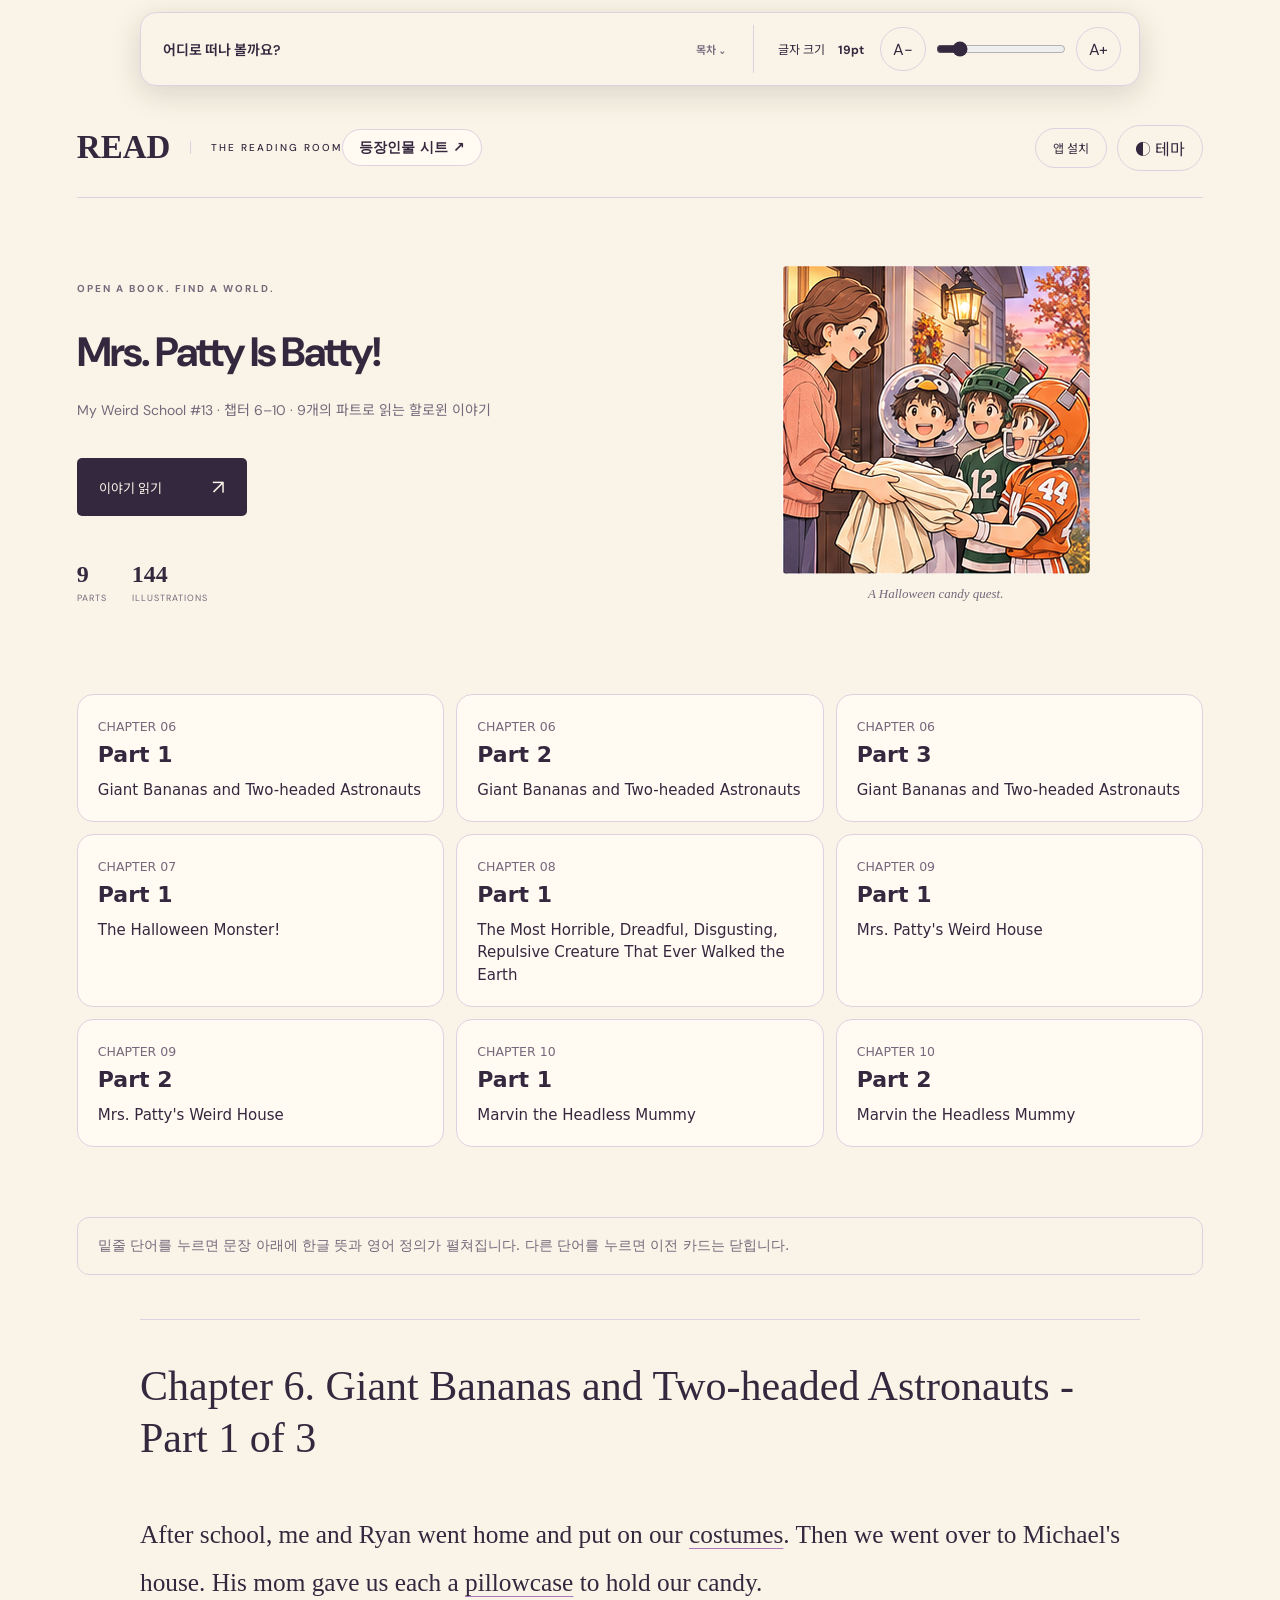
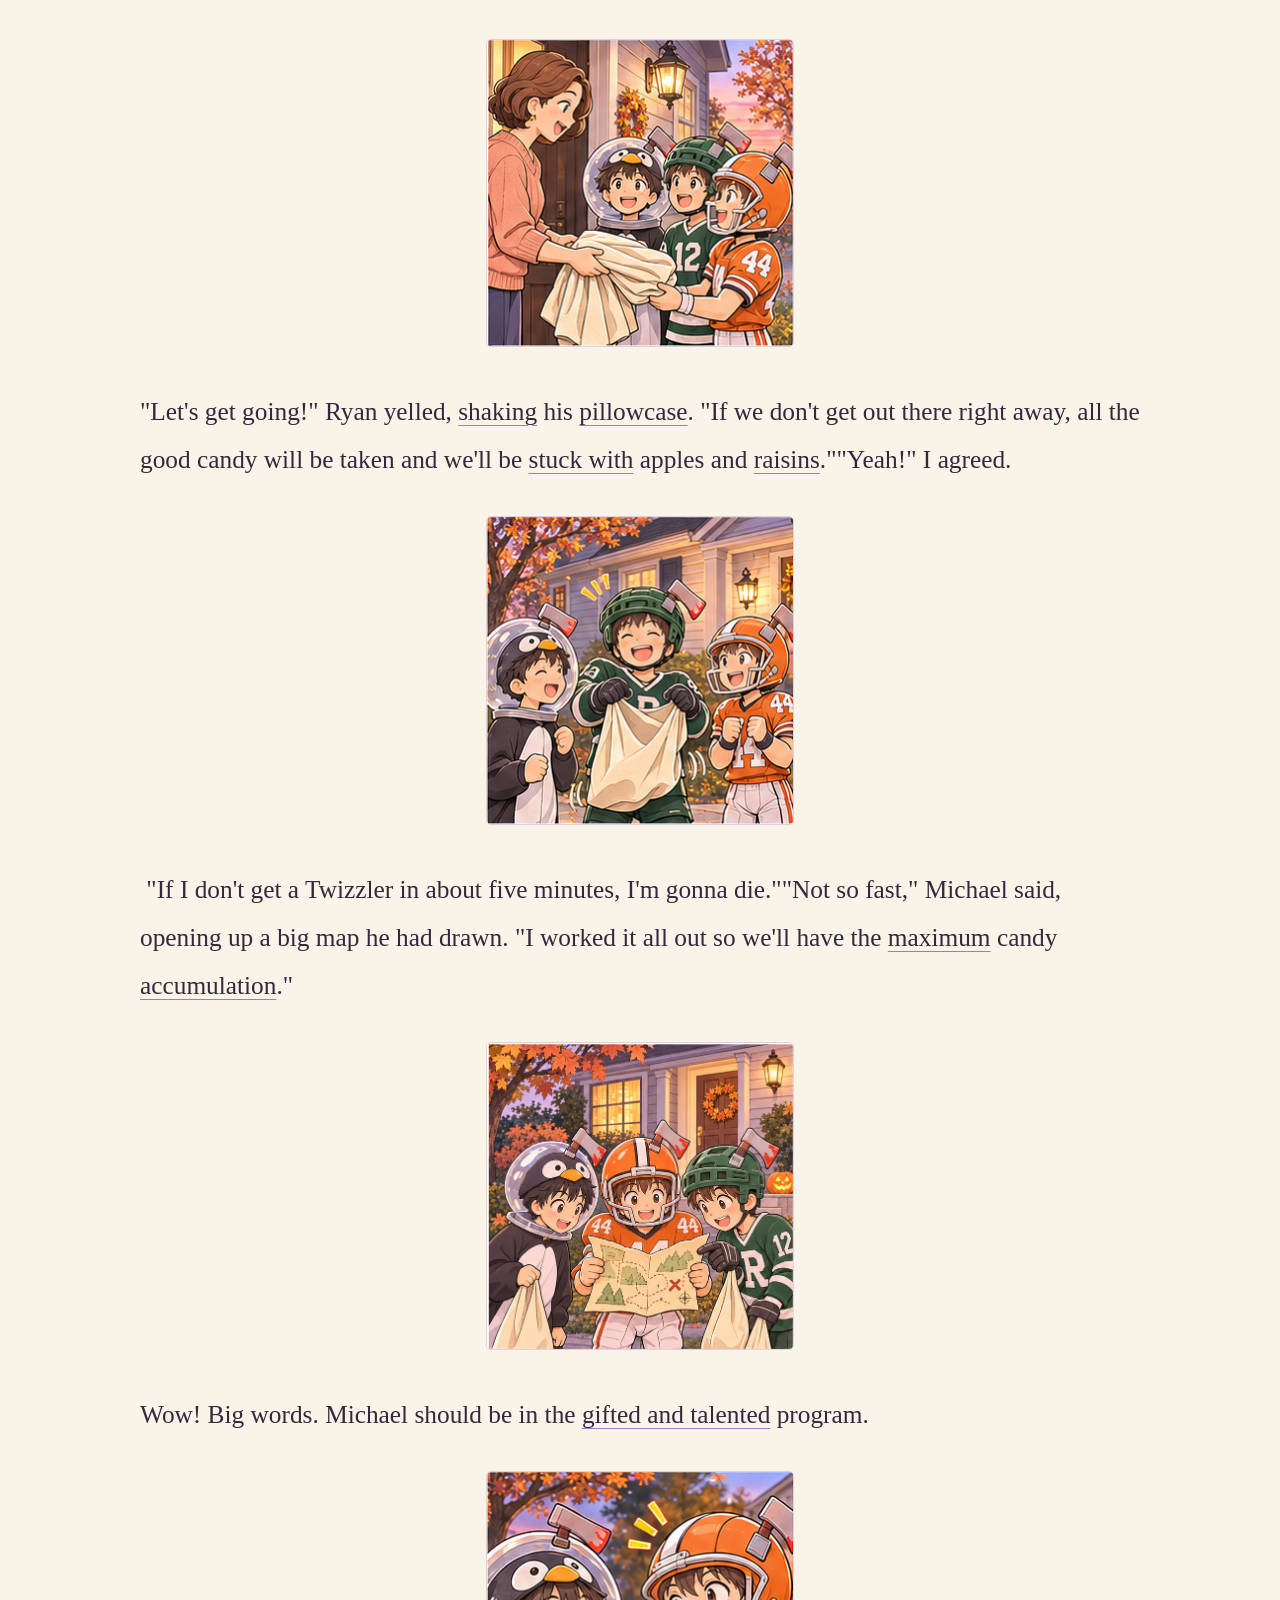
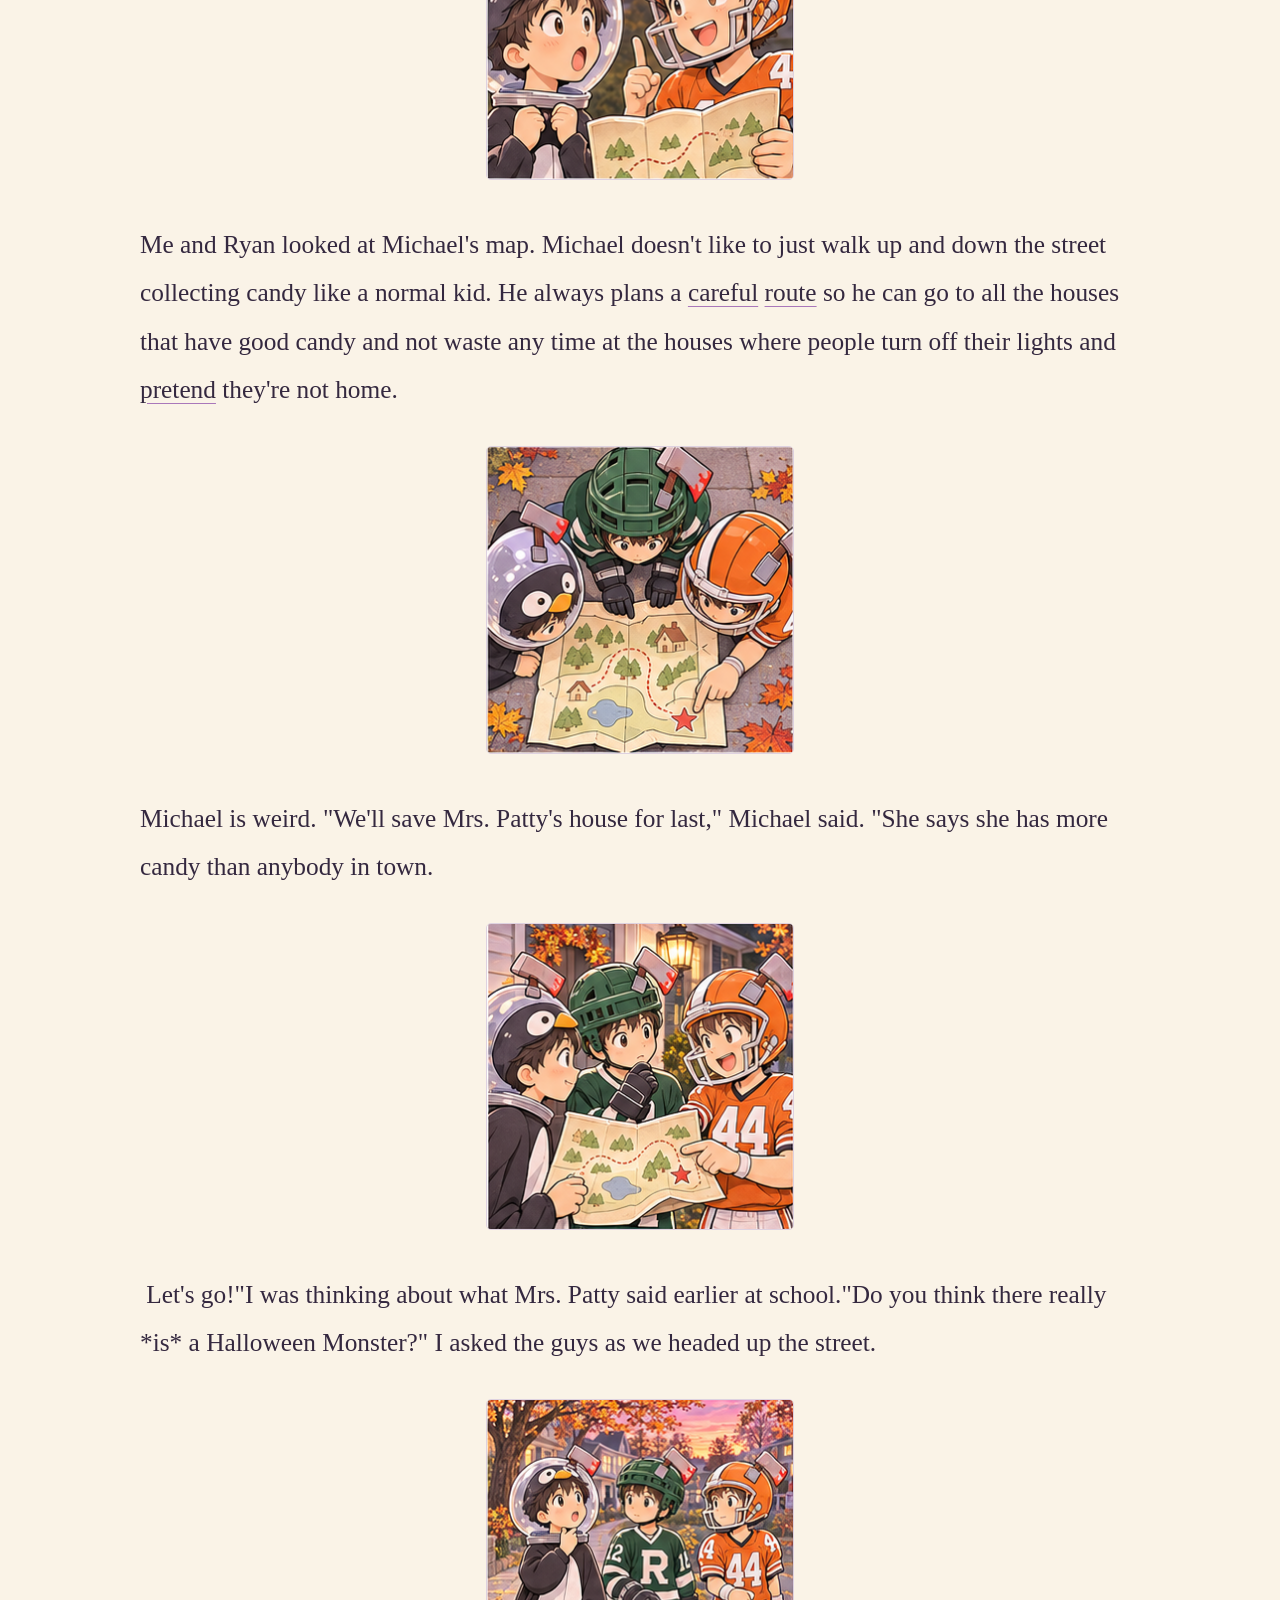
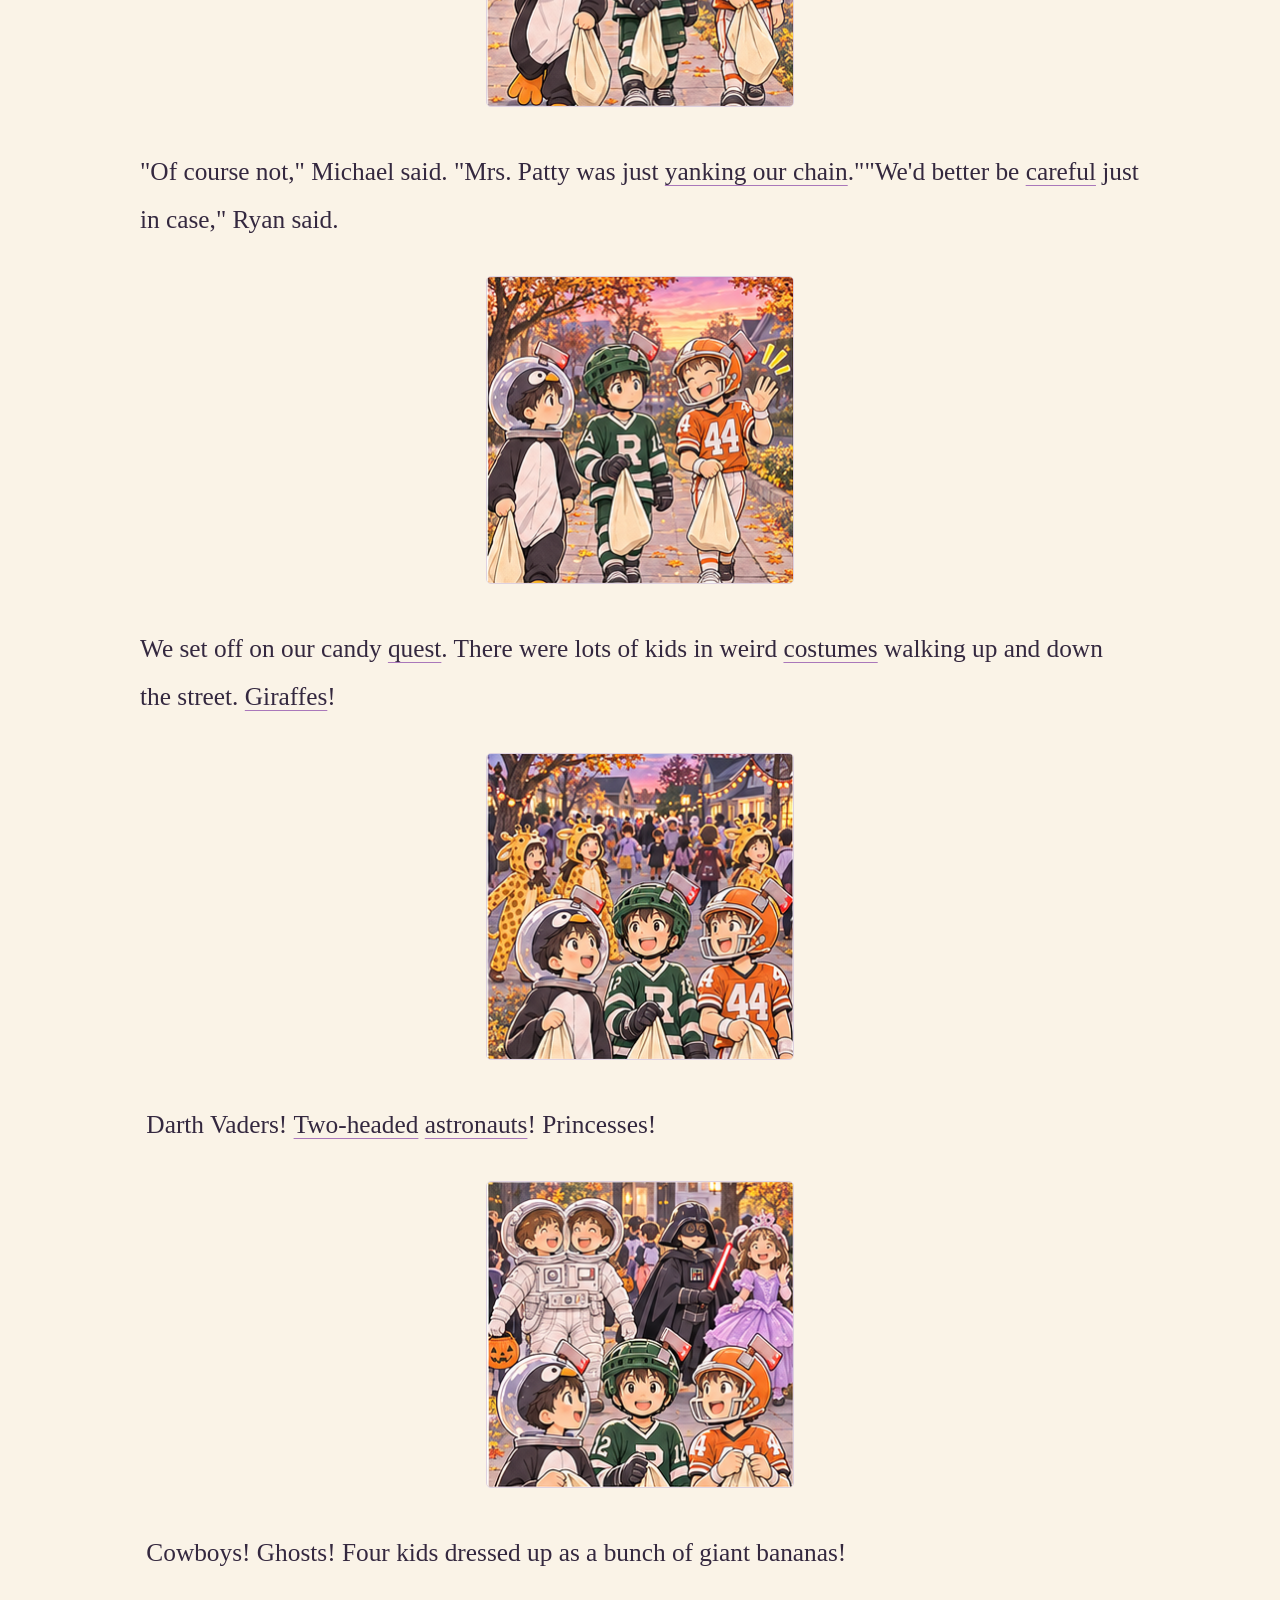
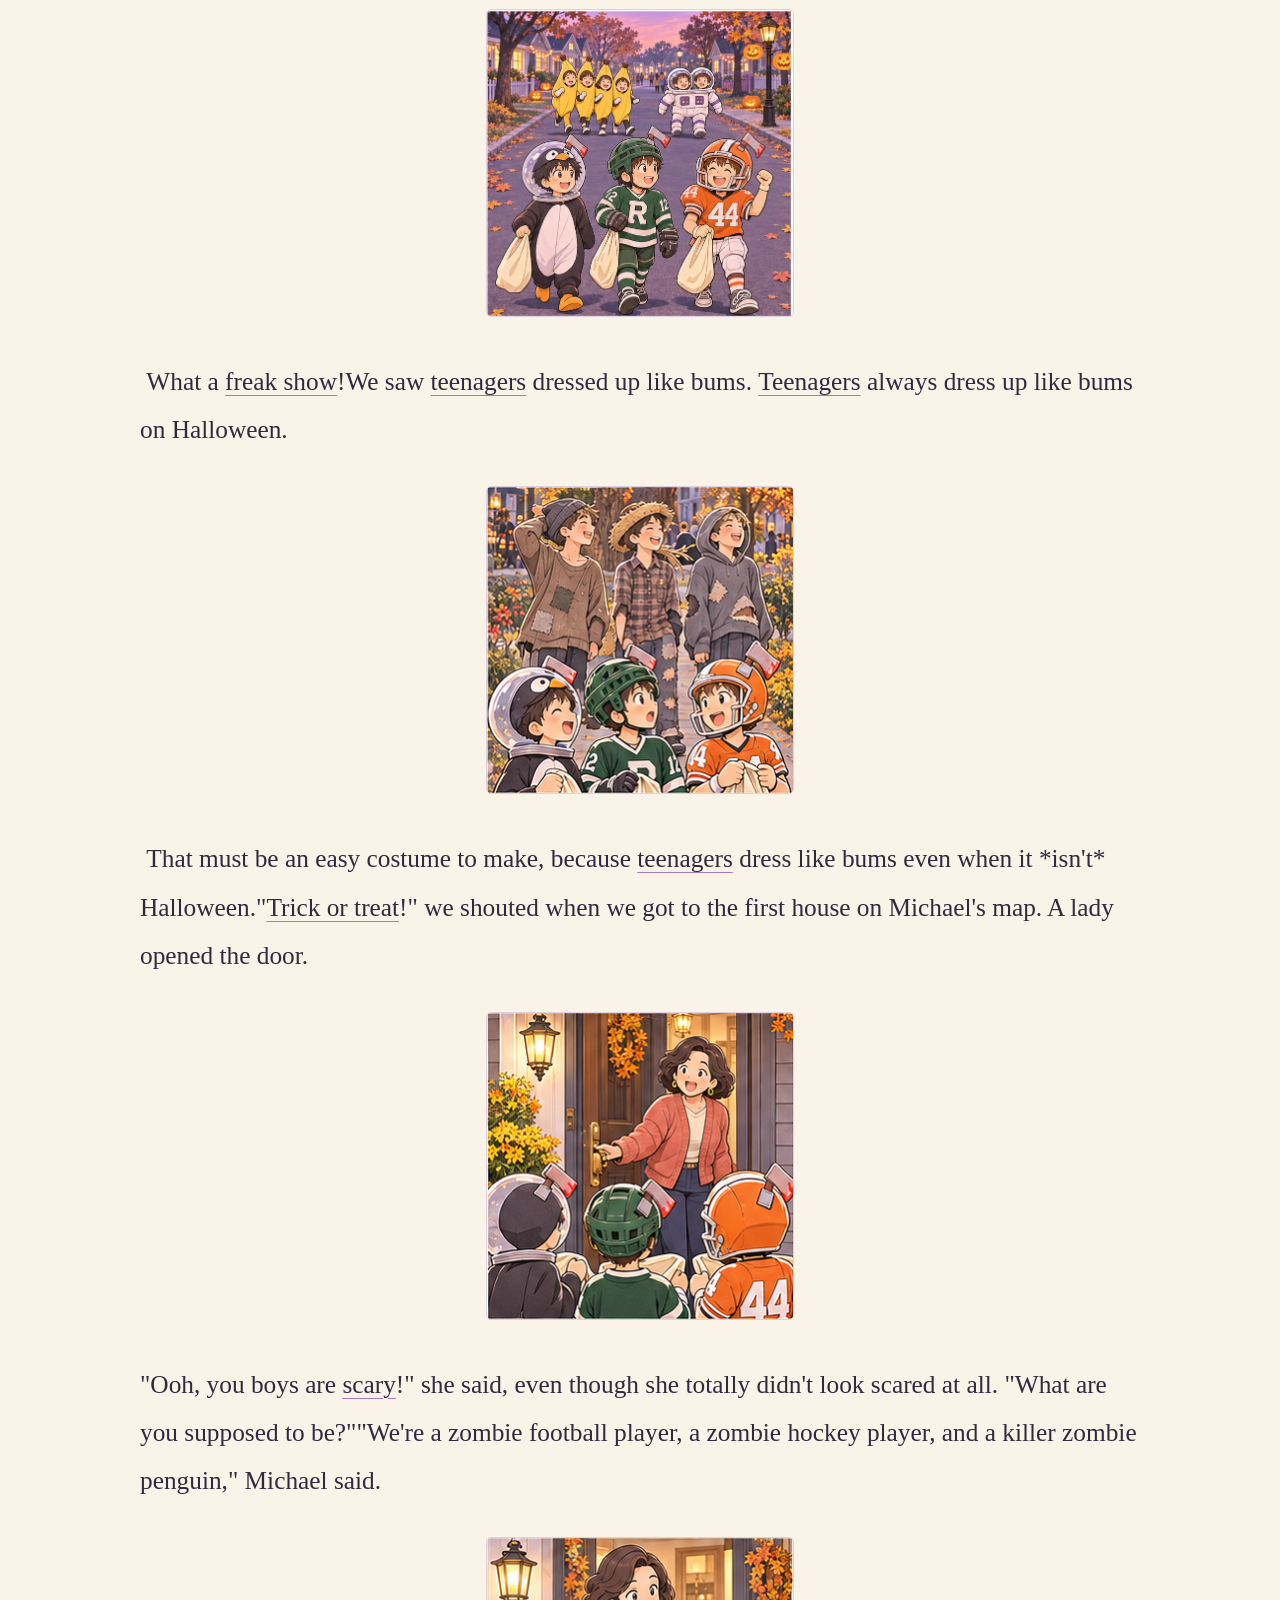
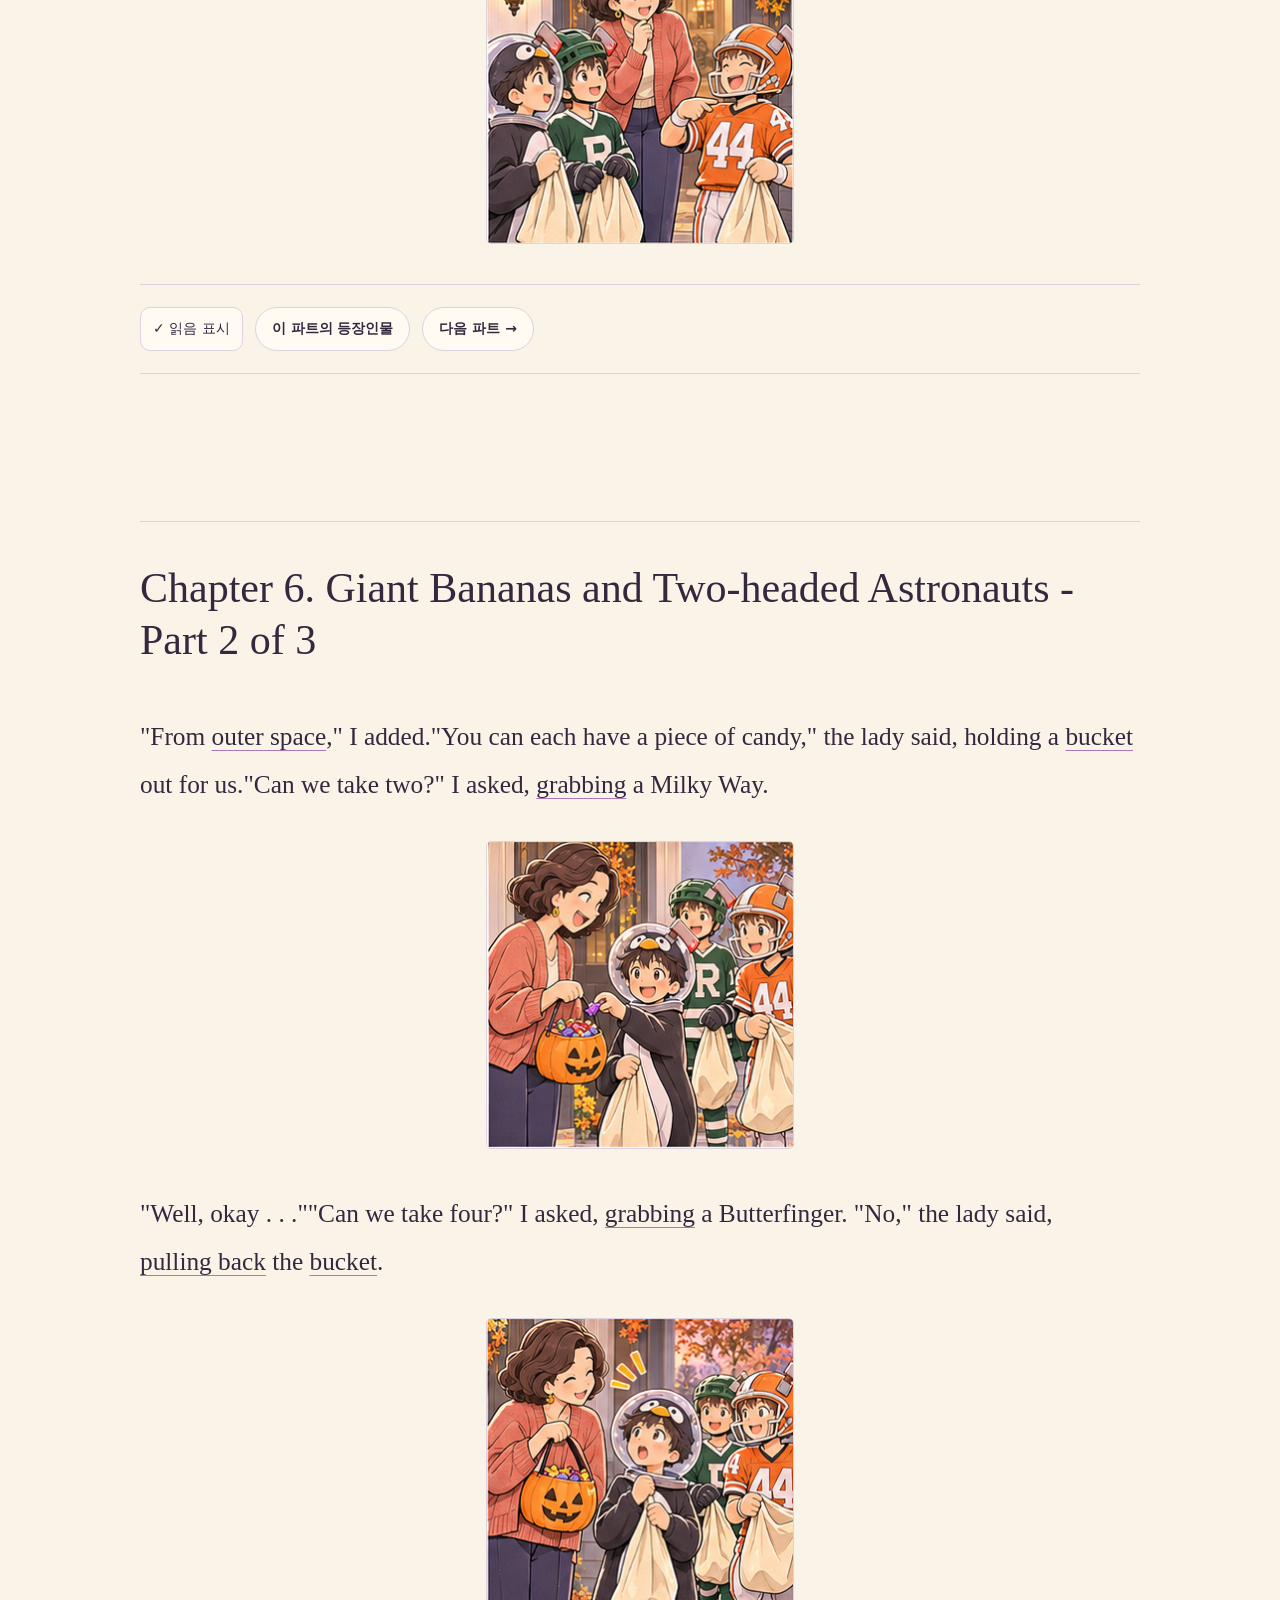
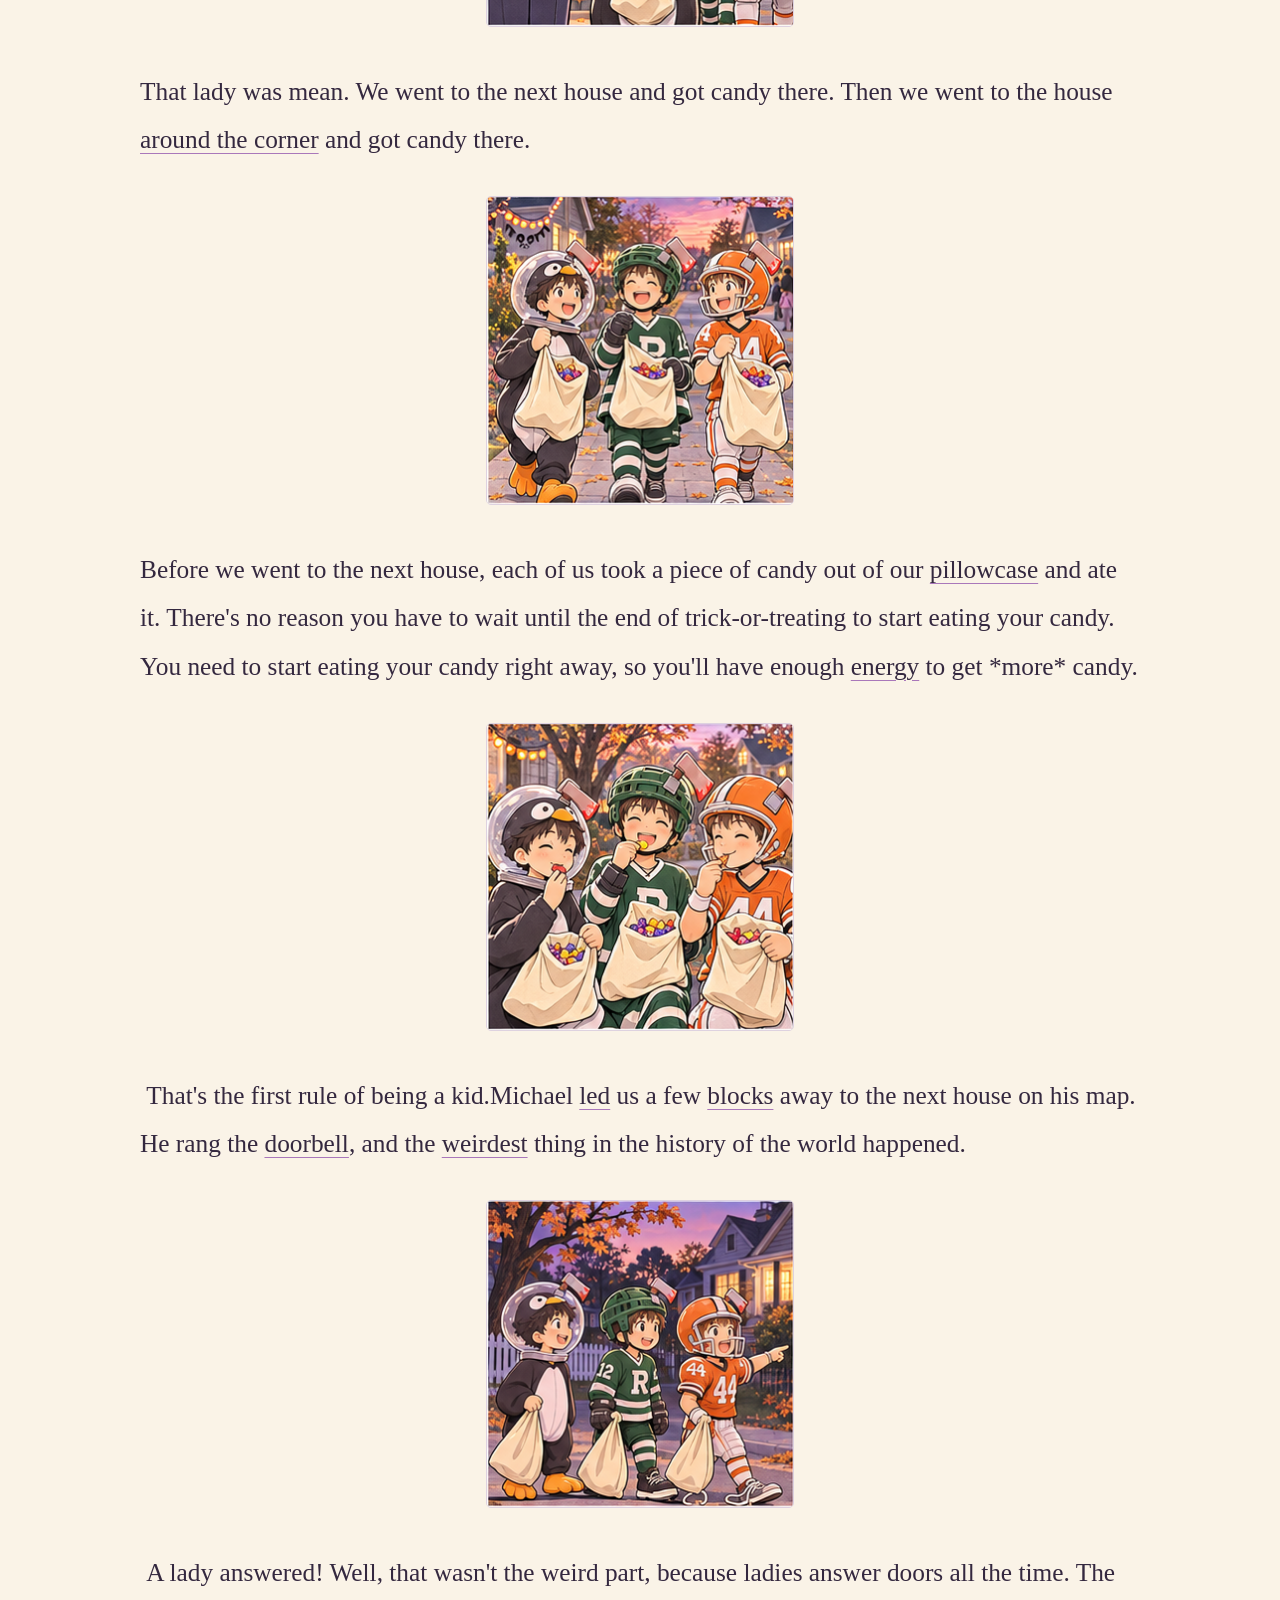
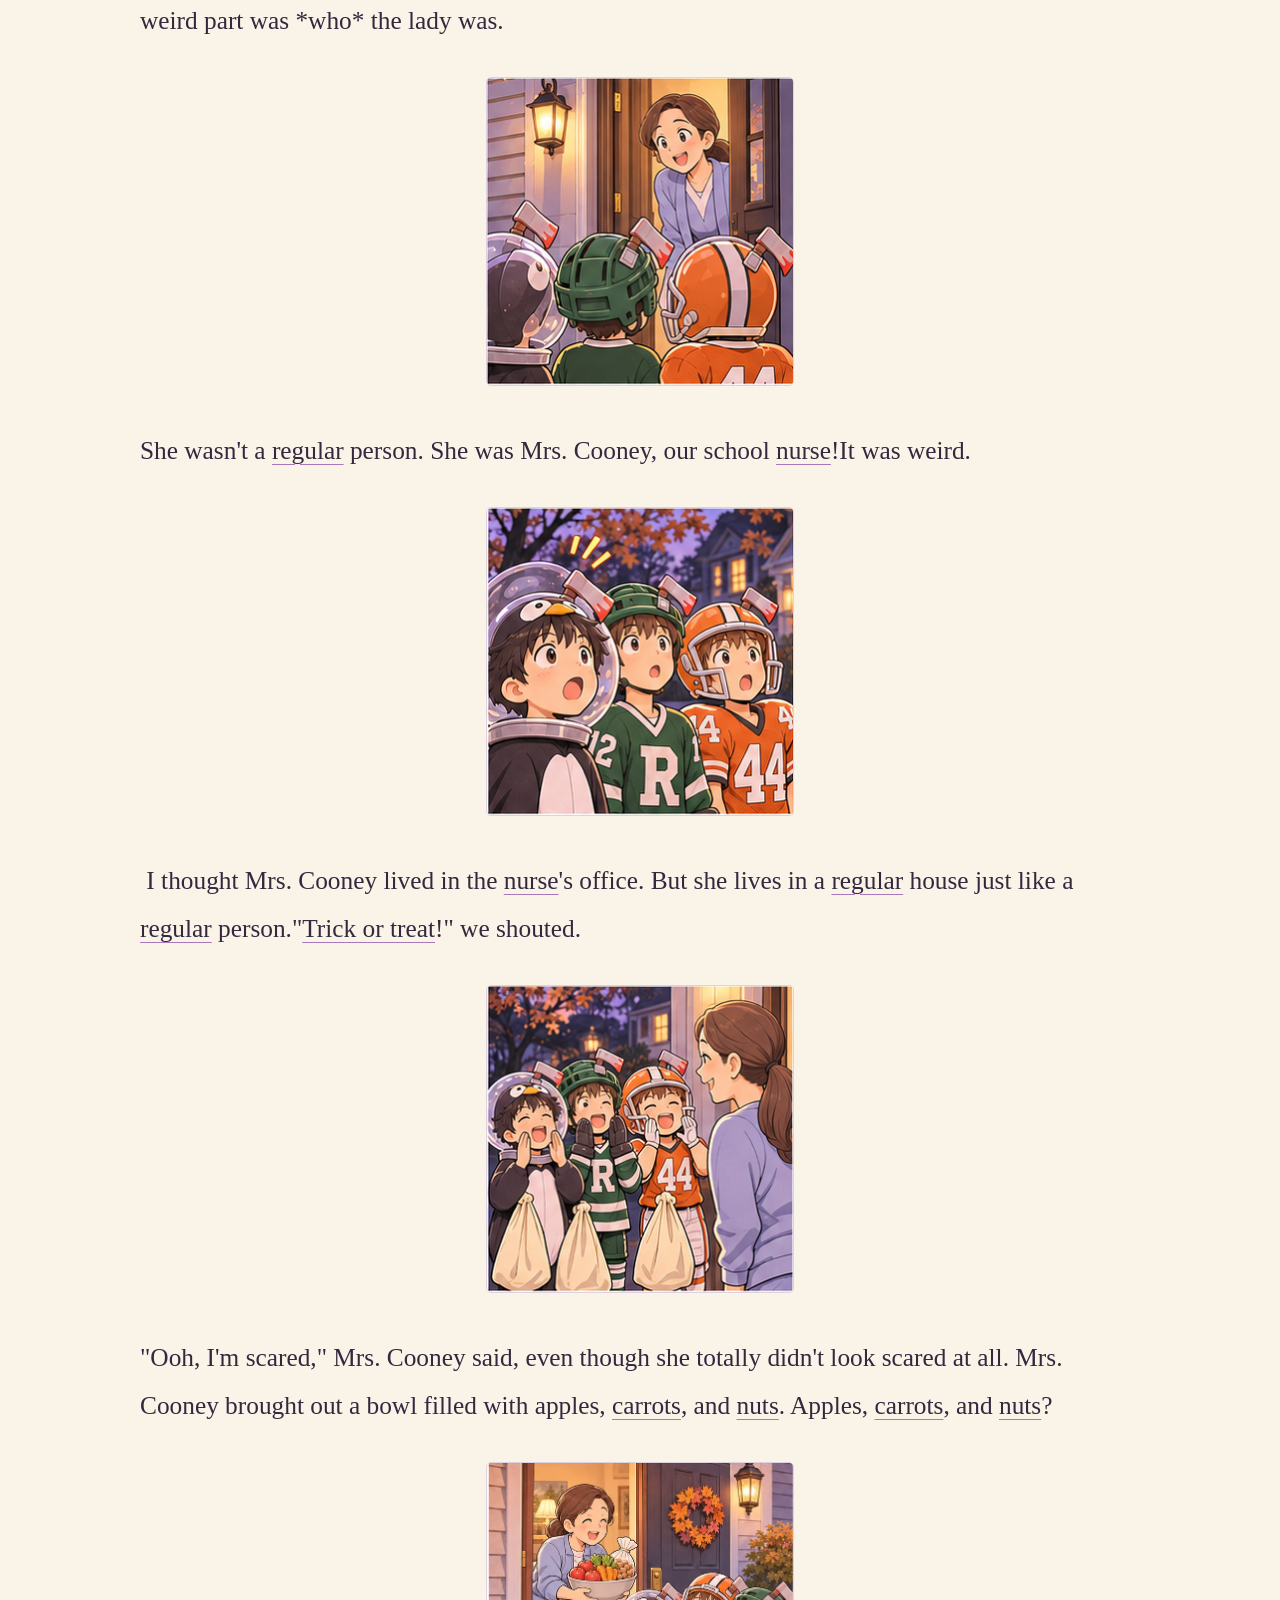
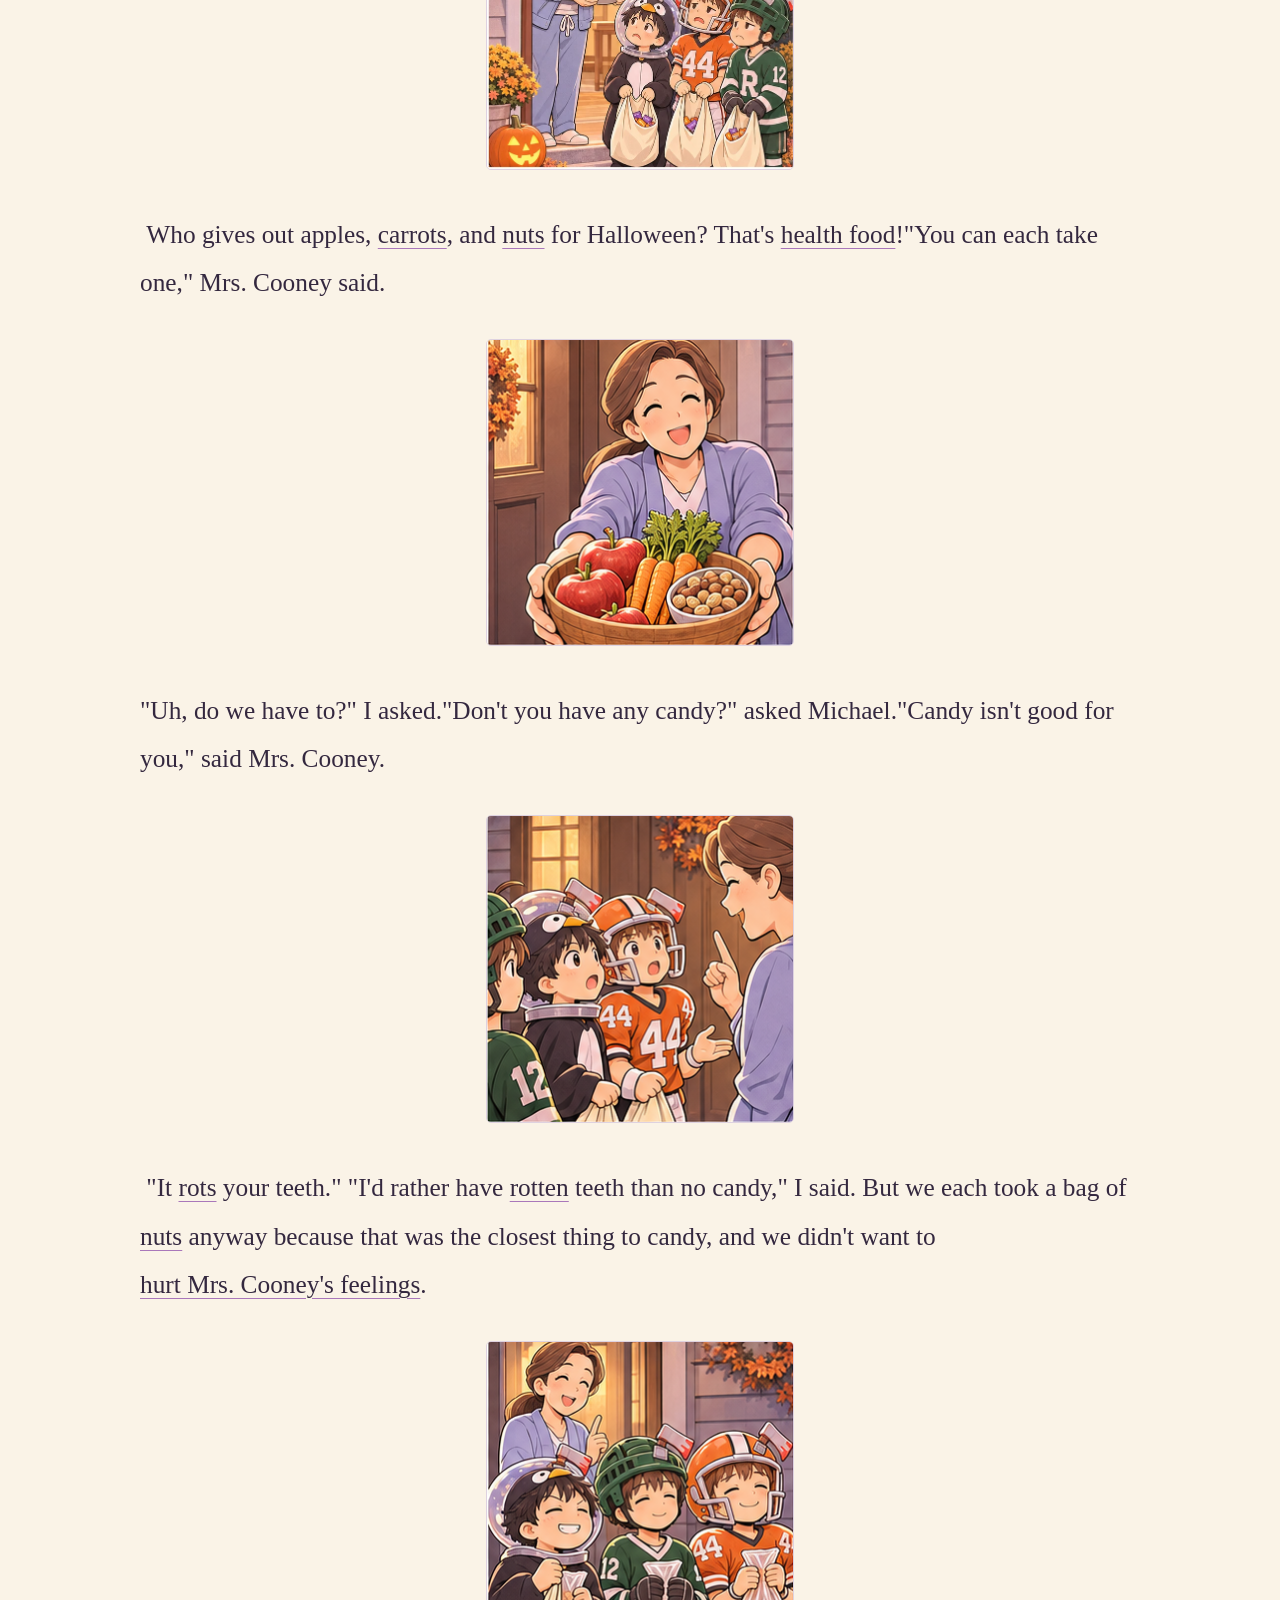
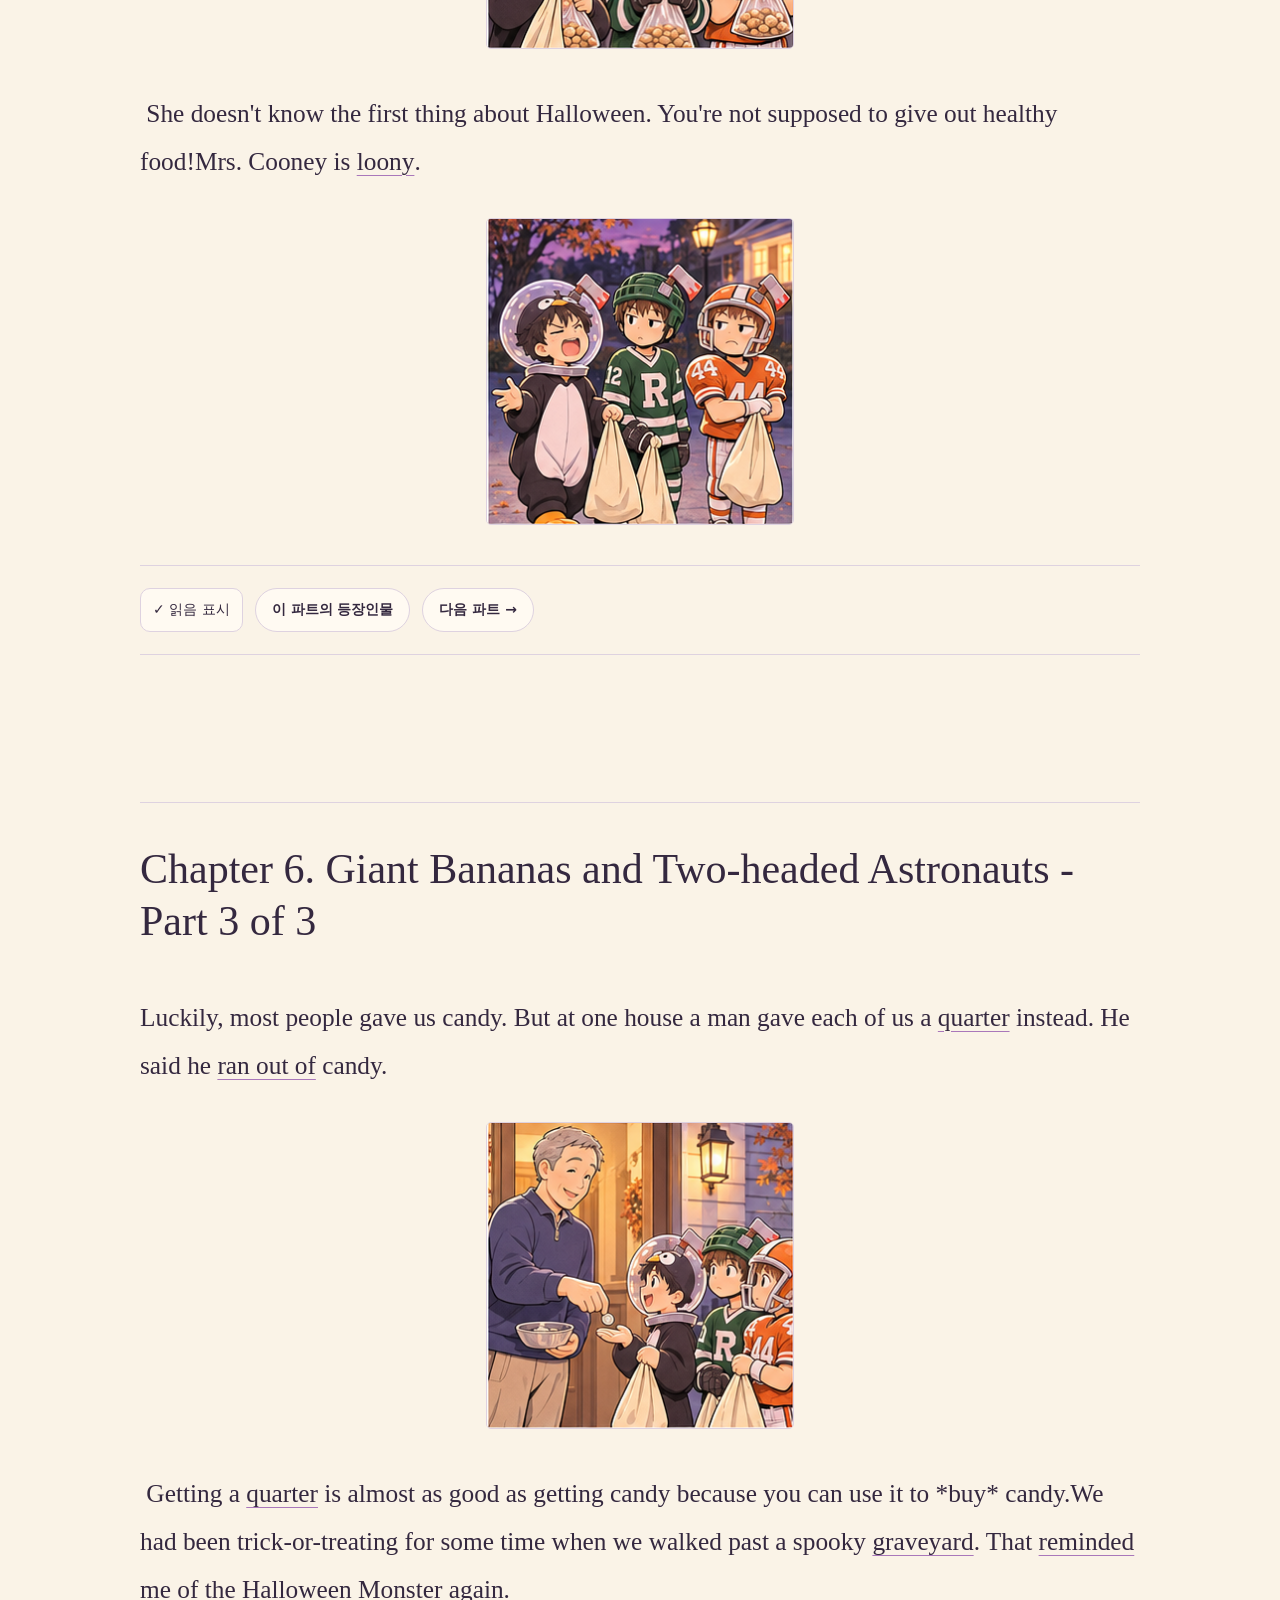
<file: index.html>
<!doctype html>
<html lang="ko" data-story-id="mws13-reading-room"><head><meta charset="utf-8"><meta name="viewport" content="width=device-width,initial-scale=1,viewport-fit=cover"><meta name="theme-color" content="#263e30"><meta name="description" content="My Weird School #13 · 챕터 6–10 · 9개의 파트로 읽는 할로윈 이야기"><title>Mrs. Patty Is Batty! · Illustrated Reader</title><link rel="stylesheet" href="style.css?v=866c1f9c6936"><script src="app.js?v=866c1f9c6936" defer></script><script src="pwa.js?v=866c1f9c6936" defer></script><link rel="manifest" href="manifest.webmanifest"><meta name="mobile-web-app-capable" content="yes"><meta name="apple-mobile-web-app-capable" content="yes"><meta name="apple-mobile-web-app-title" content="MWS13 Reader"><meta name="apple-mobile-web-app-status-bar-style" content="black-translucent"><link rel="apple-touch-icon" href="assets/app-icon-180.png"><link rel="icon" type="image/png" sizes="192x192" href="assets/app-icon-192.png"></head>
<body><a class="skip" href="#chapter-001">본문으로 이동</a><div class="floating-reader" id="floating-reader" role="region" aria-label="독서 도구"><details class="chapter-menu" id="chapter-menu"><summary>어디로 떠나 볼까요?<span aria-hidden="true">목차 ⌄</span></summary><nav class="toc" aria-label="전체 이야기 목차"><div class="toc-book"><h3>Mrs. Patty Is Batty!</h3><div class="toc-links"><a href="#chapter-001"><span>6-1</span>Chapter 6. Giant Bananas and Two-headed Astronauts - Part 1 of 3</a><a href="#chapter-002"><span>6-2</span>Chapter 6. Giant Bananas and Two-headed Astronauts - Part 2 of 3</a><a href="#chapter-003"><span>6-3</span>Chapter 6. Giant Bananas and Two-headed Astronauts - Part 3 of 3</a><a href="#chapter-004"><span>7-1</span>Chapter 7. The Halloween Monster! - Part 1 of 1</a><a href="#chapter-005"><span>8-1</span>Chapter 8. The Most Horrible, Dreadful, Disgusting, Repulsive Creature That Ever Walked the Earth - Part 1 of 1</a><a href="#chapter-006"><span>9-1</span>Chapter 9. Mrs. Patty&#x27;s Weird House - Part 1 of 2</a><a href="#chapter-007"><span>9-2</span>Chapter 9. Mrs. Patty&#x27;s Weird House - Part 2 of 2</a><a href="#chapter-008"><span>10-1</span>Chapter 10. Marvin the Headless Mummy - Part 1 of 2</a><a href="#chapter-009"><span>10-2</span>Chapter 10. Marvin the Headless Mummy - Part 2 of 2</a></div></div></nav></details><div class="reading-tools"><div><label for="font-size">글자 크기 <output id="font-value" for="font-size">19pt</output></label></div><div class="size-controls"><button type="button" id="smaller" aria-label="글자 크기 줄이기">A−</button><input id="font-size" type="range" min="14" max="50" step="1" value="19" aria-label="본문 글자 크기"><button type="button" id="larger" aria-label="글자 크기 늘리기">A+</button></div></div></div>
<div class="shell"><header class="topbar"><a class="brand" href="#">READ<span>THE READING ROOM</span></a><a class="library-link" href="characters.html">등장인물 시트 ↗</a><button id="install-app" type="button">앱 설치</button><button id="theme" type="button" aria-label="어두운 테마로 전환">◐ <span>테마</span></button></header><main><div class="hero"><div class="hero-copy"><span class="eyebrow">OPEN A BOOK. FIND A WORLD.</span><h1 lang="en">Mrs. Patty Is Batty!</h1><p class="hero-desc">My Weird School #13 · 챕터 6–10 · 9개의 파트로 읽는 할로윈 이야기</p><a class="start" href="#chapter-001">이야기 읽기 <span>↗</span></a><div class="stats"><span><b>9</b> PARTS</span><span><b>144</b> ILLUSTRATIONS</span></div></div><div class="hero-art"><img src="assets/c06p01-b001-scene.webp?v=866c1f9c6936" width="308" height="308" alt="Michael’s mother gives the three boys pillowcases."><span class="art-note">A Halloween candy quest.</span></div></div><section class="part-library" aria-label="파트별 읽기"><a class="part-card" href="6-1.html"><small>CHAPTER 06</small><strong>Part 1</strong>Giant Bananas and Two-headed Astronauts<small class="progress-label" data-part="MWS13_C06_P01"></small></a><a class="part-card" href="6-2.html"><small>CHAPTER 06</small><strong>Part 2</strong>Giant Bananas and Two-headed Astronauts<small class="progress-label" data-part="MWS13_C06_P02"></small></a><a class="part-card" href="6-3.html"><small>CHAPTER 06</small><strong>Part 3</strong>Giant Bananas and Two-headed Astronauts<small class="progress-label" data-part="MWS13_C06_P03"></small></a><a class="part-card" href="7-1.html"><small>CHAPTER 07</small><strong>Part 1</strong>The Halloween Monster!<small class="progress-label" data-part="MWS13_C07_P01"></small></a><a class="part-card" href="8-1.html"><small>CHAPTER 08</small><strong>Part 1</strong>The Most Horrible, Dreadful, Disgusting, Repulsive Creature That Ever Walked the Earth<small class="progress-label" data-part="MWS13_C08_P01"></small></a><a class="part-card" href="9-1.html"><small>CHAPTER 09</small><strong>Part 1</strong>Mrs. Patty&#x27;s Weird House<small class="progress-label" data-part="MWS13_C09_P01"></small></a><a class="part-card" href="9-2.html"><small>CHAPTER 09</small><strong>Part 2</strong>Mrs. Patty&#x27;s Weird House<small class="progress-label" data-part="MWS13_C09_P02"></small></a><a class="part-card" href="10-1.html"><small>CHAPTER 10</small><strong>Part 1</strong>Marvin the Headless Mummy<small class="progress-label" data-part="MWS13_C10_P01"></small></a><a class="part-card" href="10-2.html"><small>CHAPTER 10</small><strong>Part 2</strong>Marvin the Headless Mummy<small class="progress-label" data-part="MWS13_C10_P02"></small></a></section><p class="vocab-help">밑줄 단어를 누르면 문장 아래에 한글 뜻과 영어 정의가 펼쳐집니다. 다른 단어를 누르면 이전 카드는 닫힙니다.</p><article><section class="chapter" id="chapter-001" aria-labelledby="chapter-001-title" lang="en"><header class="chapter-head"><span>CHAPTER 01</span><h3 id="chapter-001-title">Chapter 6. Giant Bananas and Two-headed Astronauts - Part 1 of 3</h3></header><div class="reading-block" id="c06p01-b001" data-sentences="3"><span class="source-fragment reading-sentence" id="p0001" data-source-paragraph="p0001" data-start="0" data-end="60">After school, me and Ryan went home and put on our <button type="button" class="vocab-word" data-vocab="costumes" aria-expanded="false" aria-controls="vocab-card">costumes</button>.</span><span class="source-fragment reading-sentence" data-source-paragraph="p0001" data-start="60" data-end="98"> Then we went over to Michael&#x27;s house.</span><span class="source-fragment reading-sentence" data-source-paragraph="p0001" data-start="98" data-end="151"> His mom gave us each a <button type="button" class="vocab-word" data-vocab="pillowcase" aria-expanded="false" aria-controls="vocab-card">pillowcase</button> to hold our candy.</span></div><figure class="dense-illustration" data-block="c06p01-b001" data-scene="c06p01-b001-scene"><a href="assets/c06p01-b001-scene.webp" target="_blank" rel="noopener" aria-label="삽화 크게 보기"><img src="assets/c06p01-b001-scene.webp" width="308" height="308" loading="lazy" decoding="async" alt="Michael’s mother gives the three boys pillowcases."></a></figure><div class="reading-block" id="c06p01-b002" data-sentences="3"><span class="source-fragment reading-sentence" id="p0002" data-source-paragraph="p0002" data-start="0" data-end="55">&quot;Let&#x27;s get going!&quot; Ryan yelled, <button type="button" class="vocab-word" data-vocab="shaking" aria-expanded="false" aria-controls="vocab-card">shaking</button> his <button type="button" class="vocab-word" data-vocab="pillowcase" aria-expanded="false" aria-controls="vocab-card">pillowcase</button>.</span><span class="source-fragment reading-sentence" data-source-paragraph="p0002" data-start="55" data-end="172"> &quot;If we don&#x27;t get out there right away, all the good candy will be taken and we&#x27;ll be <button type="button" class="vocab-word" data-vocab="stuck with" aria-expanded="false" aria-controls="vocab-card">stuck with</button> apples and <button type="button" class="vocab-word" data-vocab="raisins" aria-expanded="false" aria-controls="vocab-card">raisins</button>.&quot;</span><span class="source-fragment reading-sentence" id="p0003" data-source-paragraph="p0003" data-start="0" data-end="17">&quot;Yeah!&quot; I agreed.</span></div><figure class="dense-illustration" data-block="c06p01-b002" data-scene="c06p01-b002-scene"><a href="assets/c06p01-b002-scene.webp" target="_blank" rel="noopener" aria-label="삽화 크게 보기"><img src="assets/c06p01-b002-scene.webp" width="307" height="308" loading="lazy" decoding="async" alt="Ryan urges the boys to start their candy quest."></a></figure><div class="reading-block" id="c06p01-b003" data-sentences="3"><span class="source-fragment reading-sentence" data-source-paragraph="p0003" data-start="17" data-end="83"> &quot;If I don&#x27;t get a Twizzler in about five minutes, I&#x27;m gonna die.&quot;</span><span class="source-fragment reading-sentence" id="p0004" data-source-paragraph="p0004" data-start="0" data-end="63">&quot;Not so fast,&quot; Michael said, opening up a big map he had drawn.</span><span class="source-fragment reading-sentence" data-source-paragraph="p0004" data-start="63" data-end="131"> &quot;I worked it all out so we&#x27;ll have the <button type="button" class="vocab-word" data-vocab="maximum" aria-expanded="false" aria-controls="vocab-card">maximum</button> candy <button type="button" class="vocab-word" data-vocab="accumulation" aria-expanded="false" aria-controls="vocab-card">accumulation</button>.&quot;</span></div><figure class="dense-illustration" data-block="c06p01-b003" data-scene="ch06-sc01"><a href="assets/ch06-sc01.webp" target="_blank" rel="noopener" aria-label="삽화 크게 보기"><img src="assets/ch06-sc01.webp" width="619" height="619" loading="lazy" decoding="async" alt="The three boys study Michael’s route map before their candy quest."></a></figure><div class="reading-block" id="c06p01-b004" data-sentences="3"><span class="source-fragment reading-sentence" id="p0005" data-source-paragraph="p0005" data-start="0" data-end="4">Wow!</span><span class="source-fragment reading-sentence" data-source-paragraph="p0005" data-start="4" data-end="15"> Big words.</span><span class="source-fragment reading-sentence" data-source-paragraph="p0005" data-start="15" data-end="69"> Michael should be in the <button type="button" class="vocab-word" data-vocab="gifted and talented" aria-expanded="false" aria-controls="vocab-card">gifted and talented</button> program.</span></div><figure class="dense-illustration" data-block="c06p01-b004" data-scene="c06p01-b004-scene"><a href="assets/c06p01-b004-scene.webp" target="_blank" rel="noopener" aria-label="삽화 크게 보기"><img src="assets/c06p01-b004-scene.webp" width="307" height="308" loading="lazy" decoding="async" alt="A.J. is impressed by Michael’s big words."></a></figure><div class="reading-block" id="c06p01-b005" data-sentences="3"><span class="source-fragment reading-sentence" id="p0006" data-source-paragraph="p0006" data-start="0" data-end="36">Me and Ryan looked at Michael&#x27;s map.</span><span class="source-fragment reading-sentence" data-source-paragraph="p0006" data-start="36" data-end="129"> Michael doesn&#x27;t like to just walk up and down the street collecting candy like a normal kid.</span><span class="source-fragment reading-sentence" data-source-paragraph="p0006" data-start="129" data-end="315"> He always plans a <button type="button" class="vocab-word" data-vocab="careful" aria-expanded="false" aria-controls="vocab-card">careful</button> <button type="button" class="vocab-word" data-vocab="route" aria-expanded="false" aria-controls="vocab-card">route</button> so he can go to all the houses that have good candy and not waste any time at the houses where people turn off their lights and <button type="button" class="vocab-word" data-vocab="pretend" aria-expanded="false" aria-controls="vocab-card">pretend</button> they&#x27;re not home.</span></div><figure class="dense-illustration" data-block="c06p01-b005" data-scene="c06p01-b005-scene"><a href="assets/c06p01-b005-scene.webp" target="_blank" rel="noopener" aria-label="삽화 크게 보기"><img src="assets/c06p01-b005-scene.webp" width="308" height="308" loading="lazy" decoding="async" alt="The boys study Michael’s carefully planned route."></a></figure><div class="reading-block" id="c06p01-b006" data-sentences="3"><span class="source-fragment reading-sentence" id="p0007" data-source-paragraph="p0007" data-start="0" data-end="17">Michael is weird.</span><span class="source-fragment reading-sentence" data-source-paragraph="p0007" data-start="17" data-end="73"> &quot;We&#x27;ll save Mrs. Patty&#x27;s house for last,&quot; Michael said.</span><span class="source-fragment reading-sentence" data-source-paragraph="p0007" data-start="73" data-end="124"> &quot;She says she has more candy than anybody in town.</span></div><figure class="dense-illustration" data-block="c06p01-b006" data-scene="c06p01-b006-scene"><a href="assets/c06p01-b006-scene.webp" target="_blank" rel="noopener" aria-label="삽화 크게 보기"><img src="assets/c06p01-b006-scene.webp" width="308" height="307" loading="lazy" decoding="async" alt="Michael saves Mrs. Patty’s house for last."></a></figure><div class="reading-block" id="c06p01-b007" data-sentences="3"><span class="source-fragment reading-sentence" data-source-paragraph="p0007" data-start="124" data-end="135"> Let&#x27;s go!&quot;</span><span class="source-fragment reading-sentence" id="p0008" data-source-paragraph="p0008" data-start="0" data-end="60">I was thinking about what Mrs. Patty said earlier at school.</span><span class="source-fragment reading-sentence" id="p0009" data-source-paragraph="p0009" data-start="0" data-end="98">&quot;Do you think there really *is* a Halloween Monster?&quot; I asked the guys as we headed up the street.</span></div><figure class="dense-illustration" data-block="c06p01-b007" data-scene="c06p01-b007-scene"><a href="assets/c06p01-b007-scene.webp" target="_blank" rel="noopener" aria-label="삽화 크게 보기"><img src="assets/c06p01-b007-scene.webp" width="307" height="307" loading="lazy" decoding="async" alt="A.J. asks about the Halloween Monster as they set off."></a></figure><div class="reading-block" id="c06p01-b008" data-sentences="3"><span class="source-fragment reading-sentence" id="p0010" data-source-paragraph="p0010" data-start="0" data-end="30">&quot;Of course not,&quot; Michael said.</span><span class="source-fragment reading-sentence" data-source-paragraph="p0010" data-start="30" data-end="71"> &quot;Mrs. Patty was just <button type="button" class="vocab-word" data-vocab="yanking our chain" aria-expanded="false" aria-controls="vocab-card">yanking our chain</button>.&quot;</span><span class="source-fragment reading-sentence" id="p0011" data-source-paragraph="p0011" data-start="0" data-end="49">&quot;We&#x27;d better be <button type="button" class="vocab-word" data-vocab="careful" aria-expanded="false" aria-controls="vocab-card">careful</button> just in case,&quot; Ryan said.</span></div><figure class="dense-illustration" data-block="c06p01-b008" data-scene="c06p01-b008-scene"><a href="assets/c06p01-b008-scene.webp" target="_blank" rel="noopener" aria-label="삽화 크게 보기"><img src="assets/c06p01-b008-scene.webp" width="307" height="307" loading="lazy" decoding="async" alt="Michael dismisses the story while Ryan urges caution."></a></figure><div class="reading-block" id="c06p01-b009" data-sentences="3"><span class="source-fragment reading-sentence" id="p0012" data-source-paragraph="p0012" data-start="0" data-end="30">We set off on our candy <button type="button" class="vocab-word" data-vocab="quest" aria-expanded="false" aria-controls="vocab-card">quest</button>.</span><span class="source-fragment reading-sentence" data-source-paragraph="p0012" data-start="30" data-end="104"> There were lots of kids in weird <button type="button" class="vocab-word" data-vocab="costumes" aria-expanded="false" aria-controls="vocab-card">costumes</button> walking up and down the street.</span><span class="source-fragment reading-sentence" data-source-paragraph="p0012" data-start="104" data-end="114"> <button type="button" class="vocab-word" data-vocab="giraffes" aria-expanded="false" aria-controls="vocab-card">Giraffes</button>!</span></div><figure class="dense-illustration" data-block="c06p01-b009" data-scene="c06p01-b009-scene"><a href="assets/c06p01-b009-scene.webp" target="_blank" rel="noopener" aria-label="삽화 크게 보기"><img src="assets/c06p01-b009-scene.webp" width="308" height="307" loading="lazy" decoding="async" alt="The boys pass children in giraffe costumes."></a></figure><div class="reading-block" id="c06p01-b010" data-sentences="3"><span class="source-fragment reading-sentence" data-source-paragraph="p0012" data-start="114" data-end="128"> Darth Vaders!</span><span class="source-fragment reading-sentence" data-source-paragraph="p0012" data-start="128" data-end="151"> <button type="button" class="vocab-word" data-vocab="two-headed" aria-expanded="false" aria-controls="vocab-card">Two-headed</button> <button type="button" class="vocab-word" data-vocab="astronauts" aria-expanded="false" aria-controls="vocab-card">astronauts</button>!</span><span class="source-fragment reading-sentence" data-source-paragraph="p0012" data-start="151" data-end="163"> Princesses!</span></div><figure class="dense-illustration" data-block="c06p01-b010" data-scene="c06p01-b010-scene"><a href="assets/c06p01-b010-scene.webp" target="_blank" rel="noopener" aria-label="삽화 크게 보기"><img src="assets/c06p01-b010-scene.webp" width="308" height="307" loading="lazy" decoding="async" alt="Children wear space-villain, astronaut and princess costumes."></a></figure><div class="reading-block" id="c06p01-b011" data-sentences="3"><span class="source-fragment reading-sentence" data-source-paragraph="p0012" data-start="163" data-end="172"> Cowboys!</span><span class="source-fragment reading-sentence" data-source-paragraph="p0012" data-start="172" data-end="180"> Ghosts!</span><span class="source-fragment reading-sentence" data-source-paragraph="p0012" data-start="180" data-end="230"> Four kids dressed up as a bunch of giant bananas!</span></div><figure class="dense-illustration" data-block="c06p01-b011" data-scene="ch06-sc02"><a href="assets/ch06-sc02.webp" target="_blank" rel="noopener" aria-label="삽화 크게 보기"><img src="assets/ch06-sc02.webp" width="619" height="619" loading="lazy" decoding="async" alt="A.J., Ryan and Michael pass four children dressed as giant bananas."></a></figure><div class="reading-block" id="c06p01-b012" data-sentences="3"><span class="source-fragment reading-sentence" data-source-paragraph="p0012" data-start="230" data-end="249"> What a <button type="button" class="vocab-word" data-vocab="freak show" aria-expanded="false" aria-controls="vocab-card">freak show</button>!</span><span class="source-fragment reading-sentence" id="p0013" data-source-paragraph="p0013" data-start="0" data-end="38">We saw <button type="button" class="vocab-word" data-vocab="teenagers" aria-expanded="false" aria-controls="vocab-card">teenagers</button> dressed up like bums.</span><span class="source-fragment reading-sentence" data-source-paragraph="p0013" data-start="38" data-end="88"> <button type="button" class="vocab-word" data-vocab="teenagers" aria-expanded="false" aria-controls="vocab-card">Teenagers</button> always dress up like bums on Halloween.</span></div><figure class="dense-illustration" data-block="c06p01-b012" data-scene="c06p01-b012-scene"><a href="assets/c06p01-b012-scene.webp" target="_blank" rel="noopener" aria-label="삽화 크게 보기"><img src="assets/c06p01-b012-scene.webp" width="307" height="307" loading="lazy" decoding="async" alt="The boys notice teenagers in shabby costumes."></a></figure><div class="reading-block" id="c06p01-b013" data-sentences="3"><span class="source-fragment reading-sentence" data-source-paragraph="p0013" data-start="88" data-end="192"> That must be an easy costume to make, because <button type="button" class="vocab-word" data-vocab="teenagers" aria-expanded="false" aria-controls="vocab-card">teenagers</button> dress like bums even when it *isn&#x27;t* Halloween.</span><span class="source-fragment reading-sentence" id="p0014" data-source-paragraph="p0014" data-start="0" data-end="77">&quot;<button type="button" class="vocab-word" data-vocab="trick or treat" aria-expanded="false" aria-controls="vocab-card">Trick or treat</button>!&quot; we shouted when we got to the first house on Michael&#x27;s map.</span><span class="source-fragment reading-sentence" data-source-paragraph="p0014" data-start="77" data-end="101"> A lady opened the door.</span></div><figure class="dense-illustration" data-block="c06p01-b013" data-scene="c06p01-b013-scene"><a href="assets/c06p01-b013-scene.webp" target="_blank" rel="noopener" aria-label="삽화 크게 보기"><img src="assets/c06p01-b013-scene.webp" width="307" height="307" loading="lazy" decoding="async" alt="The first-house lady opens her door to the boys."></a></figure><div class="reading-block" id="c06p01-b014" data-sentences="3"><span class="source-fragment reading-sentence" id="p0015" data-source-paragraph="p0015" data-start="0" data-end="87">&quot;Ooh, you boys are <button type="button" class="vocab-word" data-vocab="scary" aria-expanded="false" aria-controls="vocab-card">scary</button>!&quot; she said, even though she totally didn&#x27;t look scared at all.</span><span class="source-fragment reading-sentence" data-source-paragraph="p0015" data-start="87" data-end="118"> &quot;What are you supposed to be?&quot;</span><span class="source-fragment reading-sentence" id="p0016" data-source-paragraph="p0016" data-start="0" data-end="100">&quot;We&#x27;re a zombie football player, a zombie hockey player, and a killer zombie penguin,&quot; Michael said.</span></div><figure class="dense-illustration" data-block="c06p01-b014" data-scene="c06p01-b014-scene"><a href="assets/c06p01-b014-scene.webp" target="_blank" rel="noopener" aria-label="삽화 크게 보기"><img src="assets/c06p01-b014-scene.webp" width="308" height="307" loading="lazy" decoding="async" alt="Michael describes their three Halloween costumes."></a></figure><div class="part-finish"><button class="check-read" data-complete="MWS13_C06_P01">✓ 읽음 표시</button><a class="library-link" href="characters.html?part=MWS13_C06_P01">이 파트의 등장인물</a><a class="library-link" href="6-2.html">다음 파트 →</a></div></section><section class="chapter" id="chapter-002" aria-labelledby="chapter-002-title" lang="en"><header class="chapter-head"><span>CHAPTER 02</span><h3 id="chapter-002-title">Chapter 6. Giant Bananas and Two-headed Astronauts - Part 2 of 3</h3></header><div class="reading-block" id="c06p02-b001" data-sentences="3"><span class="source-fragment reading-sentence" id="p0017" data-source-paragraph="p0017" data-start="0" data-end="28">&quot;From <button type="button" class="vocab-word" data-vocab="outer space" aria-expanded="false" aria-controls="vocab-card">outer space</button>,&quot; I added.</span><span class="source-fragment reading-sentence" id="p0018" data-source-paragraph="p0018" data-start="0" data-end="81">&quot;You can each have a piece of candy,&quot; the lady said, holding a <button type="button" class="vocab-word" data-vocab="bucket" aria-expanded="false" aria-controls="vocab-card">bucket</button> out for us.</span><span class="source-fragment reading-sentence" id="p0019" data-source-paragraph="p0019" data-start="0" data-end="49">&quot;Can we take two?&quot; I asked, <button type="button" class="vocab-word" data-vocab="grabbing" aria-expanded="false" aria-controls="vocab-card">grabbing</button> a Milky Way.</span></div><figure class="dense-illustration" data-block="c06p02-b001" data-scene="c06p02-b001-scene"><a href="assets/c06p02-b001-scene.webp" target="_blank" rel="noopener" aria-label="삽화 크게 보기"><img src="assets/c06p02-b001-scene.webp" width="308" height="308" loading="lazy" decoding="async" alt="A.J. takes a candy from the lady’s bucket."></a></figure><div class="reading-block" id="c06p02-b002" data-sentences="3"><span class="source-fragment reading-sentence" id="p0020" data-source-paragraph="p0020" data-start="0" data-end="18">&quot;Well, okay . . .&quot;</span><span class="source-fragment reading-sentence" id="p0021" data-source-paragraph="p0021" data-start="0" data-end="53">&quot;Can we take four?&quot; I asked, <button type="button" class="vocab-word" data-vocab="grabbing" aria-expanded="false" aria-controls="vocab-card">grabbing</button> a Butterfinger.</span><span class="source-fragment reading-sentence" data-source-paragraph="p0021" data-start="53" data-end="99"> &quot;No,&quot; the lady said, <button type="button" class="vocab-word" data-vocab="pulling back" aria-expanded="false" aria-controls="vocab-card">pulling back</button> the <button type="button" class="vocab-word" data-vocab="bucket" aria-expanded="false" aria-controls="vocab-card">bucket</button>.</span></div><figure class="dense-illustration" data-block="c06p02-b002" data-scene="c06p02-b002-scene"><a href="assets/c06p02-b002-scene.webp" target="_blank" rel="noopener" aria-label="삽화 크게 보기"><img src="assets/c06p02-b002-scene.webp" width="307" height="308" loading="lazy" decoding="async" alt="The lady pulls back the bucket when A.J. asks for more."></a></figure><div class="reading-block" id="c06p02-b003" data-sentences="3"><span class="source-fragment reading-sentence" id="p0022" data-source-paragraph="p0022" data-start="0" data-end="19">That lady was mean.</span><span class="source-fragment reading-sentence" data-source-paragraph="p0022" data-start="19" data-end="66"> We went to the next house and got candy there.</span><span class="source-fragment reading-sentence" data-source-paragraph="p0022" data-start="66" data-end="131"> Then we went to the house <button type="button" class="vocab-word" data-vocab="around the corner" aria-expanded="false" aria-controls="vocab-card">around the corner</button> and got candy there.</span></div><figure class="dense-illustration" data-block="c06p02-b003" data-scene="c06p02-b003-scene"><a href="assets/c06p02-b003-scene.webp" target="_blank" rel="noopener" aria-label="삽화 크게 보기"><img src="assets/c06p02-b003-scene.webp" width="307" height="308" loading="lazy" decoding="async" alt="The boys collect candy at more houses."></a></figure><div class="reading-block" id="c06p02-b004" data-sentences="3"><span class="source-fragment reading-sentence" id="p0023" data-source-paragraph="p0023" data-start="0" data-end="100">Before we went to the next house, each of us took a piece of candy out of our <button type="button" class="vocab-word" data-vocab="pillowcase" aria-expanded="false" aria-controls="vocab-card">pillowcase</button> and ate it.</span><span class="source-fragment reading-sentence" data-source-paragraph="p0023" data-start="100" data-end="198"> There&#x27;s no reason you have to wait until the end of trick-or-treating to start eating your candy.</span><span class="source-fragment reading-sentence" data-source-paragraph="p0023" data-start="198" data-end="296"> You need to start eating your candy right away, so you&#x27;ll have enough <button type="button" class="vocab-word" data-vocab="energy" aria-expanded="false" aria-controls="vocab-card">energy</button> to get *more* candy.</span></div><figure class="dense-illustration" data-block="c06p02-b004" data-scene="c06p02-b004-scene"><a href="assets/c06p02-b004-scene.webp" target="_blank" rel="noopener" aria-label="삽화 크게 보기"><img src="assets/c06p02-b004-scene.webp" width="308" height="308" loading="lazy" decoding="async" alt="The boys eat candy during their walk."></a></figure><div class="reading-block" id="c06p02-b005" data-sentences="3"><span class="source-fragment reading-sentence" data-source-paragraph="p0023" data-start="296" data-end="334"> That&#x27;s the first rule of being a kid.</span><span class="source-fragment reading-sentence" id="p0024" data-source-paragraph="p0024" data-start="0" data-end="62">Michael <button type="button" class="vocab-word" data-vocab="led" aria-expanded="false" aria-controls="vocab-card">led</button> us a few <button type="button" class="vocab-word" data-vocab="blocks" aria-expanded="false" aria-controls="vocab-card">blocks</button> away to the next house on his map.</span><span class="source-fragment reading-sentence" data-source-paragraph="p0024" data-start="62" data-end="145"> He rang the <button type="button" class="vocab-word" data-vocab="doorbell" aria-expanded="false" aria-controls="vocab-card">doorbell</button>, and the <button type="button" class="vocab-word" data-vocab="weirdest" aria-expanded="false" aria-controls="vocab-card">weirdest</button> thing in the history of the world happened.</span></div><figure class="dense-illustration" data-block="c06p02-b005" data-scene="c06p02-b005-scene"><a href="assets/c06p02-b005-scene.webp" target="_blank" rel="noopener" aria-label="삽화 크게 보기"><img src="assets/c06p02-b005-scene.webp" width="308" height="308" loading="lazy" decoding="async" alt="That&#x27;s the first rule of being a kid. Michael led us a few blocks away to the next house on his map. He rang the doorbell, and the weirdest "></a></figure><div class="reading-block" id="c06p02-b006" data-sentences="3"><span class="source-fragment reading-sentence" data-source-paragraph="p0024" data-start="145" data-end="162"> A lady answered!</span><span class="source-fragment reading-sentence" data-source-paragraph="p0024" data-start="162" data-end="238"> Well, that wasn&#x27;t the weird part, because ladies answer doors all the time.</span><span class="source-fragment reading-sentence" data-source-paragraph="p0024" data-start="238" data-end="277"> The weird part was *who* the lady was.</span></div><figure class="dense-illustration" data-block="c06p02-b006" data-scene="c06p02-b006-scene"><a href="assets/c06p02-b006-scene.webp" target="_blank" rel="noopener" aria-label="삽화 크게 보기"><img src="assets/c06p02-b006-scene.webp" width="307" height="308" loading="lazy" decoding="async" alt="A lady answered! Well, that wasn&#x27;t the weird part, because ladies answer doors all the time. The weird part was *who* the lady was."></a></figure><div class="reading-block" id="c06p02-b007" data-sentences="3"><span class="source-fragment reading-sentence" id="p0025" data-source-paragraph="p0025" data-start="0" data-end="28">She wasn&#x27;t a <button type="button" class="vocab-word" data-vocab="regular" aria-expanded="false" aria-controls="vocab-card">regular</button> person.</span><span class="source-fragment reading-sentence" data-source-paragraph="p0025" data-start="28" data-end="67"> She was Mrs. Cooney, our school <button type="button" class="vocab-word" data-vocab="nurse" aria-expanded="false" aria-controls="vocab-card">nurse</button>!</span><span class="source-fragment reading-sentence" id="p0026" data-source-paragraph="p0026" data-start="0" data-end="13">It was weird.</span></div><figure class="dense-illustration" data-block="c06p02-b007" data-scene="c06p02-b007-scene"><a href="assets/c06p02-b007-scene.webp" target="_blank" rel="noopener" aria-label="삽화 크게 보기"><img src="assets/c06p02-b007-scene.webp" width="307" height="308" loading="lazy" decoding="async" alt="She wasn&#x27;t a regular person. She was Mrs. Cooney, our school nurse! It was weird."></a></figure><div class="reading-block" id="c06p02-b008" data-sentences="3"><span class="source-fragment reading-sentence" data-source-paragraph="p0026" data-start="13" data-end="64"> I thought Mrs. Cooney lived in the <button type="button" class="vocab-word" data-vocab="nurse" aria-expanded="false" aria-controls="vocab-card">nurse</button>&#x27;s office.</span><span class="source-fragment reading-sentence" data-source-paragraph="p0026" data-start="64" data-end="125"> But she lives in a <button type="button" class="vocab-word" data-vocab="regular" aria-expanded="false" aria-controls="vocab-card">regular</button> house just like a <button type="button" class="vocab-word" data-vocab="regular" aria-expanded="false" aria-controls="vocab-card">regular</button> person.</span><span class="source-fragment reading-sentence" id="p0027" data-source-paragraph="p0027" data-start="0" data-end="29">&quot;<button type="button" class="vocab-word" data-vocab="trick or treat" aria-expanded="false" aria-controls="vocab-card">Trick or treat</button>!&quot; we shouted.</span></div><figure class="dense-illustration" data-block="c06p02-b008" data-scene="c06p02-b008-scene"><a href="assets/c06p02-b008-scene.webp" target="_blank" rel="noopener" aria-label="삽화 크게 보기"><img src="assets/c06p02-b008-scene.webp" width="308" height="308" loading="lazy" decoding="async" alt="I thought Mrs. Cooney lived in the nurse&#x27;s office. But she lives in a regular house just like a regular person. &quot;Trick or treat!&quot; we shouted"></a></figure><div class="reading-block" id="c06p02-b009" data-sentences="3"><span class="source-fragment reading-sentence" id="p0028" data-source-paragraph="p0028" data-start="0" data-end="87">&quot;Ooh, I&#x27;m scared,&quot; Mrs. Cooney said, even though she totally didn&#x27;t look scared at all.</span><span class="source-fragment reading-sentence" data-source-paragraph="p0028" data-start="87" data-end="157"> Mrs. Cooney brought out a bowl filled with apples, <button type="button" class="vocab-word" data-vocab="carrots" aria-expanded="false" aria-controls="vocab-card">carrots</button>, and <button type="button" class="vocab-word" data-vocab="nuts" aria-expanded="false" aria-controls="vocab-card">nuts</button>.</span><span class="source-fragment reading-sentence" data-source-paragraph="p0028" data-start="157" data-end="184"> Apples, <button type="button" class="vocab-word" data-vocab="carrots" aria-expanded="false" aria-controls="vocab-card">carrots</button>, and <button type="button" class="vocab-word" data-vocab="nuts" aria-expanded="false" aria-controls="vocab-card">nuts</button>?</span></div><figure class="dense-illustration" data-block="c06p02-b009" data-scene="ch06-sc03"><a href="assets/ch06-sc03.webp" target="_blank" rel="noopener" aria-label="삽화 크게 보기"><img src="assets/ch06-sc03.webp" width="619" height="619" loading="lazy" decoding="async" alt="Mrs. Cooney offers apples, carrots and nuts at her front door."></a></figure><div class="reading-block" id="c06p02-b010" data-sentences="3"><span class="source-fragment reading-sentence" data-source-paragraph="p0028" data-start="184" data-end="239"> Who gives out apples, <button type="button" class="vocab-word" data-vocab="carrots" aria-expanded="false" aria-controls="vocab-card">carrots</button>, and <button type="button" class="vocab-word" data-vocab="nuts" aria-expanded="false" aria-controls="vocab-card">nuts</button> for Halloween?</span><span class="source-fragment reading-sentence" data-source-paragraph="p0028" data-start="239" data-end="259"> That&#x27;s <button type="button" class="vocab-word" data-vocab="health food" aria-expanded="false" aria-controls="vocab-card">health food</button>!</span><span class="source-fragment reading-sentence" id="p0029" data-source-paragraph="p0029" data-start="0" data-end="42">&quot;You can each take one,&quot; Mrs. Cooney said.</span></div><figure class="dense-illustration" data-block="c06p02-b010" data-scene="c06p02-b010-scene"><a href="assets/c06p02-b010-scene.webp" target="_blank" rel="noopener" aria-label="삽화 크게 보기"><img src="assets/c06p02-b010-scene.webp" width="308" height="307" loading="lazy" decoding="async" alt="Who gives out apples, carrots, and nuts for Halloween? That&#x27;s health food! &quot;You can each take one,&quot; Mrs. Cooney said."></a></figure><div class="reading-block" id="c06p02-b011" data-sentences="3"><span class="source-fragment reading-sentence" id="p0030" data-source-paragraph="p0030" data-start="0" data-end="29">&quot;Uh, do we have to?&quot; I asked.</span><span class="source-fragment reading-sentence" id="p0031" data-source-paragraph="p0031" data-start="0" data-end="42">&quot;Don&#x27;t you have any candy?&quot; asked Michael.</span><span class="source-fragment reading-sentence" id="p0032" data-source-paragraph="p0032" data-start="0" data-end="45">&quot;Candy isn&#x27;t good for you,&quot; said Mrs. Cooney.</span></div><figure class="dense-illustration" data-block="c06p02-b011" data-scene="c06p02-b011-scene"><a href="assets/c06p02-b011-scene.webp" target="_blank" rel="noopener" aria-label="삽화 크게 보기"><img src="assets/c06p02-b011-scene.webp" width="307" height="307" loading="lazy" decoding="async" alt="&quot;Uh, do we have to?&quot; I asked. &quot;Don&#x27;t you have any candy?&quot; asked Michael. &quot;Candy isn&#x27;t good for you,&quot; said Mrs. Cooney."></a></figure><div class="reading-block" id="c06p02-b012" data-sentences="3"><span class="source-fragment reading-sentence" data-source-paragraph="p0032" data-start="45" data-end="67"> &quot;It <button type="button" class="vocab-word" data-vocab="rots" aria-expanded="false" aria-controls="vocab-card">rots</button> your teeth.&quot;</span><span class="source-fragment reading-sentence" data-source-paragraph="p0032" data-start="67" data-end="121"> &quot;I&#x27;d rather have <button type="button" class="vocab-word" data-vocab="rotten" aria-expanded="false" aria-controls="vocab-card">rotten</button> teeth than no candy,&quot; I said.</span><span class="source-fragment reading-sentence" data-source-paragraph="p0032" data-start="121" data-end="255"> But we each took a bag of <button type="button" class="vocab-word" data-vocab="nuts" aria-expanded="false" aria-controls="vocab-card">nuts</button> anyway because that was the closest thing to candy, and we didn&#x27;t want to <button type="button" class="vocab-word" data-vocab="hurt mrs. cooney&#x27;s feelings" aria-expanded="false" aria-controls="vocab-card">hurt Mrs. Cooney&#x27;s feelings</button>.</span></div><figure class="dense-illustration" data-block="c06p02-b012" data-scene="c06p02-b012-scene"><a href="assets/c06p02-b012-scene.webp" target="_blank" rel="noopener" aria-label="삽화 크게 보기"><img src="assets/c06p02-b012-scene.webp" width="307" height="307" loading="lazy" decoding="async" alt="&quot;It rots your teeth.&quot; &quot;I&#x27;d rather have rotten teeth than no candy,&quot; I said. But we each took a bag of nuts anyway because that was the close"></a></figure><div class="reading-block" id="c06p02-b013" data-sentences="3"><span class="source-fragment reading-sentence" data-source-paragraph="p0032" data-start="255" data-end="305"> She doesn&#x27;t know the first thing about Halloween.</span><span class="source-fragment reading-sentence" data-source-paragraph="p0032" data-start="305" data-end="351"> You&#x27;re not supposed to give out healthy food!</span><span class="source-fragment reading-sentence" id="p0033" data-source-paragraph="p0033" data-start="0" data-end="21">Mrs. Cooney is <button type="button" class="vocab-word" data-vocab="loony" aria-expanded="false" aria-controls="vocab-card">loony</button>.</span></div><figure class="dense-illustration" data-block="c06p02-b013" data-scene="c06p02-b013-scene"><a href="assets/c06p02-b013-scene.webp" target="_blank" rel="noopener" aria-label="삽화 크게 보기"><img src="assets/c06p02-b013-scene.webp" width="308" height="307" loading="lazy" decoding="async" alt="She doesn&#x27;t know the first thing about Halloween. You&#x27;re not supposed to give out healthy food! Mrs. Cooney is loony."></a></figure><div class="part-finish"><button class="check-read" data-complete="MWS13_C06_P02">✓ 읽음 표시</button><a class="library-link" href="characters.html?part=MWS13_C06_P02">이 파트의 등장인물</a><a class="library-link" href="6-3.html">다음 파트 →</a></div></section><section class="chapter" id="chapter-003" aria-labelledby="chapter-003-title" lang="en"><header class="chapter-head"><span>CHAPTER 03</span><h3 id="chapter-003-title">Chapter 6. Giant Bananas and Two-headed Astronauts - Part 3 of 3</h3></header><div class="reading-block" id="c06p03-b001" data-sentences="3"><span class="source-fragment reading-sentence" id="p0034" data-source-paragraph="p0034" data-start="0" data-end="35">Luckily, most people gave us candy.</span><span class="source-fragment reading-sentence" data-source-paragraph="p0034" data-start="35" data-end="93"> But at one house a man gave each of us a <button type="button" class="vocab-word" data-vocab="quarter" aria-expanded="false" aria-controls="vocab-card">quarter</button> instead.</span><span class="source-fragment reading-sentence" data-source-paragraph="p0034" data-start="93" data-end="122"> He said he <button type="button" class="vocab-word" data-vocab="ran out of" aria-expanded="false" aria-controls="vocab-card">ran out of</button> candy.</span></div><figure class="dense-illustration" data-block="c06p03-b001" data-scene="c06p03-b001-scene"><a href="assets/c06p03-b001-scene.webp" target="_blank" rel="noopener" aria-label="삽화 크게 보기"><img src="assets/c06p03-b001-scene.webp" width="308" height="307" loading="lazy" decoding="async" alt="Luckily, most people gave us candy. But at one house a man gave each of us a quarter instead. He said he ran out of candy."></a></figure><div class="reading-block" id="c06p03-b002" data-sentences="3"><span class="source-fragment reading-sentence" data-source-paragraph="p0034" data-start="122" data-end="214"> Getting a <button type="button" class="vocab-word" data-vocab="quarter" aria-expanded="false" aria-controls="vocab-card">quarter</button> is almost as good as getting candy because you can use it to *buy* candy.</span><span class="source-fragment reading-sentence" id="p0035" data-source-paragraph="p0035" data-start="0" data-end="83">We had been trick-or-treating for some time when we walked past a spooky <button type="button" class="vocab-word" data-vocab="graveyard" aria-expanded="false" aria-controls="vocab-card">graveyard</button>.</span><span class="source-fragment reading-sentence" data-source-paragraph="p0035" data-start="83" data-end="132"> That <button type="button" class="vocab-word" data-vocab="reminded" aria-expanded="false" aria-controls="vocab-card">reminded</button> me of the Halloween Monster again.</span></div><figure class="dense-illustration" data-block="c06p03-b002" data-scene="c06p03-b002-scene"><a href="assets/c06p03-b002-scene.webp" target="_blank" rel="noopener" aria-label="삽화 크게 보기"><img src="assets/c06p03-b002-scene.webp" width="307" height="307" loading="lazy" decoding="async" alt="Getting a quarter is almost as good as getting candy because you can use it to *buy* candy. We had been trick-or-treating for some time when"></a></figure><div class="reading-block" id="c06p03-b003" data-sentences="3"><span class="source-fragment reading-sentence" id="p0036" data-source-paragraph="p0036" data-start="0" data-end="18">Nothing scares me.</span><span class="source-fragment reading-sentence" data-source-paragraph="p0036" data-start="18" data-end="40"> I would fight a bear.</span><span class="source-fragment reading-sentence" data-source-paragraph="p0036" data-start="40" data-end="62"> I would fight a lion.</span></div><figure class="dense-illustration" data-block="c06p03-b003" data-scene="c06p03-b003-scene"><a href="assets/c06p03-b003-scene.webp" target="_blank" rel="noopener" aria-label="삽화 크게 보기"><img src="assets/c06p03-b003-scene.webp" width="307" height="307" loading="lazy" decoding="async" alt="Nothing scares me. I would fight a bear. I would fight a lion."></a></figure><div class="reading-block" id="c06p03-b004" data-sentences="3"><span class="source-fragment reading-sentence" data-source-paragraph="p0036" data-start="62" data-end="89"> I would fight an elephant.</span><span class="source-fragment reading-sentence" data-source-paragraph="p0036" data-start="89" data-end="127"> (Well, I don&#x27;t think elephants fight.</span><span class="source-fragment reading-sentence" data-source-paragraph="p0036" data-start="127" data-end="168"> If one of them did, I would beat it up.)</span></div><figure class="dense-illustration" data-block="c06p03-b004" data-scene="c06p03-b004-scene"><a href="assets/c06p03-b004-scene.webp" target="_blank" rel="noopener" aria-label="삽화 크게 보기"><img src="assets/c06p03-b004-scene.webp" width="308" height="307" loading="lazy" decoding="async" alt="I would fight an elephant. (Well, I don&#x27;t think elephants fight. If one of them did, I would beat it up.)"></a></figure><div class="reading-block" id="c06p03-b005" data-sentences="3"><span class="source-fragment reading-sentence" data-source-paragraph="p0036" data-start="168" data-end="223"> But I really didn&#x27;t want to see the Halloween Monster.</span><span class="source-fragment reading-sentence" id="p0037" data-source-paragraph="p0037" data-start="0" data-end="51">It was starting to get a little dark and <button type="button" class="vocab-word" data-vocab="scary" aria-expanded="false" aria-controls="vocab-card">scary</button> out.</span><span class="source-fragment reading-sentence" id="p0038" data-source-paragraph="p0038" data-start="0" data-end="110">&quot;Hey, if you guys get <button type="button" class="vocab-word" data-vocab="chopped" aria-expanded="false" aria-controls="vocab-card">chopped</button> up by the Halloween Monster,&quot; I asked Ryan and Michael, &quot;can I have your candy?&quot;</span></div><figure class="dense-illustration" data-block="c06p03-b005" data-scene="c06p03-b005-scene"><a href="assets/c06p03-b005-scene.webp" target="_blank" rel="noopener" aria-label="삽화 크게 보기"><img src="assets/c06p03-b005-scene.webp" width="308" height="308" loading="lazy" decoding="async" alt="But I really didn&#x27;t want to see the Halloween Monster. It was starting to get a little dark and scary out. &quot;Hey, if you guys get chopped up "></a></figure><div class="reading-block" id="c06p03-b006" data-sentences="3"><span class="source-fragment reading-sentence" id="p0039" data-source-paragraph="p0039" data-start="0" data-end="77">&quot;There&#x27;s no such thing as the Halloween Monster, dumbhead,&quot; Michael insisted.</span><span class="source-fragment reading-sentence" id="p0040" data-source-paragraph="p0040" data-start="0" data-end="33">But just in case, we made a deal.</span><span class="source-fragment reading-sentence" data-source-paragraph="p0040" data-start="33" data-end="153"> If one of us was <button type="button" class="vocab-word" data-vocab="chopped" aria-expanded="false" aria-controls="vocab-card">chopped</button> up by the Halloween Monster and the other two <button type="button" class="vocab-word" data-vocab="survived" aria-expanded="false" aria-controls="vocab-card">survived</button>, they would <button type="button" class="vocab-word" data-vocab="split" aria-expanded="false" aria-controls="vocab-card">split</button> the dead kid&#x27;s candy.</span></div><figure class="dense-illustration" data-block="c06p03-b006" data-scene="c06p03-b006-scene"><a href="assets/c06p03-b006-scene.webp" target="_blank" rel="noopener" aria-label="삽화 크게 보기"><img src="assets/c06p03-b006-scene.webp" width="307" height="308" loading="lazy" decoding="async" alt="&quot;There&#x27;s no such thing as the Halloween Monster, dumbhead,&quot; Michael insisted. But just in case, we made a deal. If one of us was chopped up "></a></figure><div class="reading-block" id="c06p03-b007" data-sentences="3"><span class="source-fragment reading-sentence" data-source-paragraph="p0040" data-start="153" data-end="230"> And if two of us were <button type="button" class="vocab-word" data-vocab="chopped" aria-expanded="false" aria-controls="vocab-card">chopped</button> up, the kid who lived would get all the candy.</span><span class="source-fragment reading-sentence" id="p0041" data-source-paragraph="p0041" data-start="0" data-end="134">I wondered if Ryan and Michael were <button type="button" class="vocab-word" data-vocab="secretly" aria-expanded="false" aria-controls="vocab-card">secretly</button> hoping that I would get <button type="button" class="vocab-word" data-vocab="chopped" aria-expanded="false" aria-controls="vocab-card">chopped</button> up by the Halloween Monster so they could <button type="button" class="vocab-word" data-vocab="split" aria-expanded="false" aria-controls="vocab-card">split</button> my candy.</span><span class="source-fragment reading-sentence" data-source-paragraph="p0041" data-start="134" data-end="294"> I figured they were probably thinking that, because I was <button type="button" class="vocab-word" data-vocab="secretly" aria-expanded="false" aria-controls="vocab-card">secretly</button> hoping they would get <button type="button" class="vocab-word" data-vocab="chopped" aria-expanded="false" aria-controls="vocab-card">chopped</button> up by the Halloween Monster so I could keep all *their* candy.</span></div><figure class="dense-illustration" data-block="c06p03-b007" data-scene="c06p03-b007-scene"><a href="assets/c06p03-b007-scene.webp" target="_blank" rel="noopener" aria-label="삽화 크게 보기"><img src="assets/c06p03-b007-scene.webp" width="307" height="308" loading="lazy" decoding="async" alt="And if two of us were chopped up, the kid who lived would get all the candy. I wondered if Ryan and Michael were secretly hoping that I woul"></a></figure><div class="reading-block" id="c06p03-b008" data-sentences="3"><span class="source-fragment reading-sentence" id="p0042" data-source-paragraph="p0042" data-start="0" data-end="115">It really didn&#x27;t matter, because each of us was filling our pillowcases with about a million hundred tons of candy.</span><span class="source-fragment reading-sentence" data-source-paragraph="p0042" data-start="115" data-end="139"> Mine was getting <button type="button" class="vocab-word" data-vocab="heavy" aria-expanded="false" aria-controls="vocab-card">heavy</button>.</span><span class="source-fragment reading-sentence" data-source-paragraph="p0042" data-start="139" data-end="192"> It would be hard to eat all that candy in one night.</span></div><figure class="dense-illustration" data-block="c06p03-b008" data-scene="c06p03-b008-scene"><a href="assets/c06p03-b008-scene.webp" target="_blank" rel="noopener" aria-label="삽화 크게 보기"><img src="assets/c06p03-b008-scene.webp" width="308" height="308" loading="lazy" decoding="async" alt="It really didn&#x27;t matter, because each of us was filling our pillowcases with about a million hundred tons of candy. Mine was getting heavy. "></a></figure><div class="reading-block" id="c06p03-b009" data-sentences="3"><span class="source-fragment reading-sentence" data-source-paragraph="p0042" data-start="192" data-end="262"> But my mom tells me I can <button type="button" class="vocab-word" data-vocab="accomplish" aria-expanded="false" aria-controls="vocab-card">accomplish</button> anything if I <button type="button" class="vocab-word" data-vocab="put my mind to it" aria-expanded="false" aria-controls="vocab-card">put my mind to it</button>.</span><span class="source-fragment reading-sentence" data-source-paragraph="p0042" data-start="262" data-end="341"> &quot;I&#x27;d better eat some more of this candy,&quot; I said, reaching into my <button type="button" class="vocab-word" data-vocab="pillowcase" aria-expanded="false" aria-controls="vocab-card">pillowcase</button>.</span><span class="source-fragment reading-sentence" data-source-paragraph="p0042" data-start="341" data-end="376"> &quot;It&#x27;s getting too <button type="button" class="vocab-word" data-vocab="heavy" aria-expanded="false" aria-controls="vocab-card">heavy</button> to carry.&quot;</span></div><figure class="dense-illustration" data-block="c06p03-b009" data-scene="c06p03-b009-scene"><a href="assets/c06p03-b009-scene.webp" target="_blank" rel="noopener" aria-label="삽화 크게 보기"><img src="assets/c06p03-b009-scene.webp" width="308" height="308" loading="lazy" decoding="async" alt="But my mom tells me I can accomplish anything if I put my mind to it. &quot;I&#x27;d better eat some more of this candy,&quot; I said, reaching into my pil"></a></figure><div class="reading-block" id="c06p03-b010" data-sentences="3"><span class="source-fragment reading-sentence" id="p0043" data-source-paragraph="p0043" data-start="0" data-end="44">&quot;You&#x27;ll still be carrying it,&quot; Michael said.</span><span class="source-fragment reading-sentence" data-source-paragraph="p0043" data-start="44" data-end="79"> &quot;It will just be in your <button type="button" class="vocab-word" data-vocab="stomach" aria-expanded="false" aria-controls="vocab-card">stomach</button>.&quot;</span><span class="source-fragment reading-sentence" id="p0044" data-source-paragraph="p0044" data-start="0" data-end="29">&quot;But it weighs less in your—&quot;</span></div><figure class="dense-illustration" data-block="c06p03-b010" data-scene="c06p03-b010-scene"><a href="assets/c06p03-b010-scene.webp" target="_blank" rel="noopener" aria-label="삽화 크게 보기"><img src="assets/c06p03-b010-scene.webp" width="307" height="308" loading="lazy" decoding="async" alt="&quot;You&#x27;ll still be carrying it,&quot; Michael said. &quot;It will just be in your stomach.&quot; &quot;But it weighs less in your—&quot;"></a></figure><div class="reading-block" id="c06p03-b011" data-sentences="3"><span class="source-fragment reading-sentence" id="p0045" data-source-paragraph="p0045" data-start="0" data-end="137">I never got the chance to finish my sentence because at that very moment, the most <button type="button" class="vocab-word" data-vocab="terrifying" aria-expanded="false" aria-controls="vocab-card">terrifying</button> thing in the history of the world happened.</span><span class="source-fragment reading-sentence" data-source-paragraph="p0045" data-start="137" data-end="209"> A <button type="button" class="vocab-word" data-vocab="horrible" aria-expanded="false" aria-controls="vocab-card">horrible</button> <button type="button" class="vocab-word" data-vocab="creature" aria-expanded="false" aria-controls="vocab-card">creature</button> jumped out from behind a wall right in front of us.</span><span class="source-fragment reading-sentence" id="p0046" data-source-paragraph="p0046" data-start="0" data-end="29">It was the Halloween Monster!</span></div><figure class="dense-illustration" data-block="c06p03-b011" data-scene="ch06-sc04"><a href="assets/ch06-sc04.webp" target="_blank" rel="noopener" aria-label="삽화 크게 보기"><img src="assets/ch06-sc04.webp" width="619" height="619" loading="lazy" decoding="async" alt="A furry costumed figure jumps from behind a wall in front of the boys."></a></figure><div class="part-finish"><button class="check-read" data-complete="MWS13_C06_P03">✓ 읽음 표시</button><a class="library-link" href="characters.html?part=MWS13_C06_P03">이 파트의 등장인물</a><a class="library-link" href="7-1.html">다음 파트 →</a></div></section><section class="chapter" id="chapter-004" aria-labelledby="chapter-004-title" lang="en"><header class="chapter-head"><span>CHAPTER 04</span><h3 id="chapter-004-title">Chapter 7. The Halloween Monster! - Part 1 of 1</h3></header><div class="reading-block" id="c07p01-b001" data-sentences="3"><span class="source-fragment reading-sentence" id="p0047" data-source-paragraph="p0047" data-start="0" data-end="42">&quot;Boo!&quot; the <button type="button" class="vocab-word" data-vocab="horrible" aria-expanded="false" aria-controls="vocab-card">horrible</button> <button type="button" class="vocab-word" data-vocab="creature" aria-expanded="false" aria-controls="vocab-card">creature</button> yelled at us.</span><span class="source-fragment reading-sentence" data-source-paragraph="p0047" data-start="42" data-end="90"> He was waving his <button type="button" class="vocab-word" data-vocab="hairy" aria-expanded="false" aria-controls="vocab-card">hairy</button> arms around in the air.</span><span class="source-fragment reading-sentence" id="p0048" data-source-paragraph="p0048" data-start="0" data-end="26">&quot;Ahhhhhhhhh!&quot; we screamed.</span></div><figure class="dense-illustration" data-block="c07p01-b001" data-scene="c07p01-b001-scene"><a href="assets/c07p01-b001-scene.webp" target="_blank" rel="noopener" aria-label="삽화 크게 보기"><img src="assets/c07p01-b001-scene.webp" width="307" height="308" loading="lazy" decoding="async" alt="&quot;Boo!&quot; the horrible creature yelled at us. He was waving his hairy arms around in the air. &quot;Ahhhhhhhhh!&quot; we screamed."></a></figure><div class="reading-block" id="c07p01-b002" data-sentences="3"><span class="source-fragment reading-sentence" data-source-paragraph="p0048" data-start="26" data-end="78"> I think the three of us jumped about ten feet high.</span><span class="source-fragment reading-sentence" id="p0049" data-source-paragraph="p0049" data-start="0" data-end="30">&quot;Take our candy!&quot; Ryan yelled.</span><span class="source-fragment reading-sentence" data-source-paragraph="p0049" data-start="30" data-end="44"> &quot;Take it all!</span></div><figure class="dense-illustration" data-block="c07p01-b002" data-scene="ch07-sc01"><a href="assets/ch07-sc01.webp" target="_blank" rel="noopener" aria-label="삽화 크게 보기"><img src="assets/ch07-sc01.webp" width="619" height="619" loading="lazy" decoding="async" alt="The costumed figure frightens the three boys beside the wall."></a></figure><div class="reading-block" id="c07p01-b003" data-sentences="3"><span class="source-fragment reading-sentence" data-source-paragraph="p0049" data-start="44" data-end="65"> Just don&#x27;t kill us!&quot;</span><span class="source-fragment reading-sentence" id="p0050" data-source-paragraph="p0050" data-start="0" data-end="66">It was a <button type="button" class="vocab-word" data-vocab="hideous" aria-expanded="false" aria-controls="vocab-card">hideous</button> <button type="button" class="vocab-word" data-vocab="creature" aria-expanded="false" aria-controls="vocab-card">creature</button> with thick brown hair all over its body.</span><span class="source-fragment reading-sentence" data-source-paragraph="p0050" data-start="66" data-end="104"> It even had a <button type="button" class="vocab-word" data-vocab="hairy" aria-expanded="false" aria-controls="vocab-card">hairy</button> <button type="button" class="vocab-word" data-vocab="mask" aria-expanded="false" aria-controls="vocab-card">mask</button> on its face.</span></div><figure class="dense-illustration" data-block="c07p01-b003" data-scene="c07p01-b003-scene"><a href="assets/c07p01-b003-scene.webp" target="_blank" rel="noopener" aria-label="삽화 크게 보기"><img src="assets/c07p01-b003-scene.webp" width="308" height="308" loading="lazy" decoding="async" alt="Just don&#x27;t kill us!&quot; It was a hideous creature with thick brown hair all over its body. It even had a hairy mask on its face."></a></figure><div class="reading-block" id="c07p01-b004" data-sentences="3"><span class="source-fragment reading-sentence" data-source-paragraph="p0050" data-start="104" data-end="188"> The only thing the <button type="button" class="vocab-word" data-vocab="creature" aria-expanded="false" aria-controls="vocab-card">creature</button> was wearing over all that hair was a pair of underwear.</span><span class="source-fragment reading-sentence" data-source-paragraph="p0050" data-start="188" data-end="204"> Tighty whities.</span><span class="source-fragment reading-sentence" id="p0051" data-source-paragraph="p0051" data-start="0" data-end="26">I thought I was gonna die.</span></div><figure class="dense-illustration" data-block="c07p01-b004" data-scene="c07p01-b004-scene"><a href="assets/c07p01-b004-scene.webp" target="_blank" rel="noopener" aria-label="삽화 크게 보기"><img src="assets/c07p01-b004-scene.webp" width="308" height="307" loading="lazy" decoding="async" alt="The only thing the creature was wearing over all that hair was a pair of underwear. Tighty whities. I thought I was gonna die."></a></figure><div class="reading-block" id="c07p01-b005" data-sentences="3"><span class="source-fragment reading-sentence" id="p0052" data-source-paragraph="p0052" data-start="0" data-end="58">&quot;Are you . . . the Halloween Monster?&quot; I asked, <button type="button" class="vocab-word" data-vocab="trembling" aria-expanded="false" aria-controls="vocab-card">trembling</button>.</span><span class="source-fragment reading-sentence" id="p0053" data-source-paragraph="p0053" data-start="0" data-end="55">&quot;No, dumbhead,&quot; the thing said as it took off its <button type="button" class="vocab-word" data-vocab="mask" aria-expanded="false" aria-controls="vocab-card">mask</button>.</span><span class="source-fragment reading-sentence" data-source-paragraph="p0053" data-start="55" data-end="66"> &quot;It&#x27;s me!&quot;</span></div><figure class="dense-illustration" data-block="c07p01-b005" data-scene="c07p01-b005-scene"><a href="assets/c07p01-b005-scene.webp" target="_blank" rel="noopener" aria-label="삽화 크게 보기"><img src="assets/c07p01-b005-scene.webp" width="307" height="307" loading="lazy" decoding="async" alt="&quot;Are you . . . the Halloween Monster?&quot; I asked, trembling. &quot;No, dumbhead,&quot; the thing said as it took off its mask. &quot;It&#x27;s me!&quot;"></a></figure><div class="reading-block" id="c07p01-b006" data-sentences="3"><span class="source-fragment reading-sentence" id="p0054" data-source-paragraph="p0054" data-start="0" data-end="51">It was my friend Billy who lives <button type="button" class="vocab-word" data-vocab="around the corner" aria-expanded="false" aria-controls="vocab-card">around the corner</button>!</span><span class="source-fragment reading-sentence" id="p0055" data-source-paragraph="p0055" data-start="0" data-end="42">&quot;Hey, that costume is cool!&quot; I told Billy.</span><span class="source-fragment reading-sentence" id="p0056" data-source-paragraph="p0056" data-start="0" data-end="42">&quot;What are you supposed to be?&quot; Ryan asked.</span></div><figure class="dense-illustration" data-block="c07p01-b006" data-scene="ch07-sc02"><a href="assets/ch07-sc02.webp" target="_blank" rel="noopener" aria-label="삽화 크게 보기"><img src="assets/ch07-sc02.webp" width="619" height="619" loading="lazy" decoding="async" alt="Billy removes the furry mask and reveals his identity."></a></figure><div class="reading-block" id="c07p01-b007" data-sentences="3"><span class="source-fragment reading-sentence" id="p0057" data-source-paragraph="p0057" data-start="0" data-end="27">&quot;Take a guess,&quot; Billy said.</span><span class="source-fragment reading-sentence" data-source-paragraph="p0057" data-start="27" data-end="57"> &quot;A vampire?&quot; guessed Michael.</span><span class="source-fragment reading-sentence" id="p0058" data-source-paragraph="p0058" data-start="0" data-end="7">&quot;Nope.&quot;</span></div><figure class="dense-illustration" data-block="c07p01-b007" data-scene="c07p01-b007-scene"><a href="assets/c07p01-b007-scene.webp" target="_blank" rel="noopener" aria-label="삽화 크게 보기"><img src="assets/c07p01-b007-scene.webp" width="307" height="307" loading="lazy" decoding="async" alt="&quot;Take a guess,&quot; Billy said. &quot;A vampire?&quot; guessed Michael. &quot;Nope.&quot;"></a></figure><div class="reading-block" id="c07p01-b008" data-sentences="3"><span class="source-fragment reading-sentence" id="p0059" data-source-paragraph="p0059" data-start="0" data-end="27">&quot;A <button type="button" class="vocab-word" data-vocab="werewolf" aria-expanded="false" aria-controls="vocab-card">werewolf</button>?&quot; guessed Ryan.</span><span class="source-fragment reading-sentence" id="p0060" data-source-paragraph="p0060" data-start="0" data-end="19">&quot;Nope,&quot; said Billy.</span><span class="source-fragment reading-sentence" data-source-paragraph="p0060" data-start="19" data-end="43"> &quot;I&#x27;m the <button type="button" class="vocab-word" data-vocab="underwearwolf" aria-expanded="false" aria-controls="vocab-card">underwearwolf</button>!</span></div><figure class="dense-illustration" data-block="c07p01-b008" data-scene="c07p01-b008-scene"><a href="assets/c07p01-b008-scene.webp" target="_blank" rel="noopener" aria-label="삽화 크게 보기"><img src="assets/c07p01-b008-scene.webp" width="308" height="307" loading="lazy" decoding="async" alt="&quot;A werewolf?&quot; guessed Ryan. &quot;Nope,&quot; said Billy. &quot;I&#x27;m the underwearwolf!"></a></figure><div class="reading-block" id="c07p01-b009" data-sentences="3"><span class="source-fragment reading-sentence" data-source-paragraph="p0060" data-start="43" data-end="51"> Get it?</span><span class="source-fragment reading-sentence" data-source-paragraph="p0060" data-start="51" data-end="101"> A <button type="button" class="vocab-word" data-vocab="werewolf" aria-expanded="false" aria-controls="vocab-card">werewolf</button> in his underwear is an <button type="button" class="vocab-word" data-vocab="underwearwolf" aria-expanded="false" aria-controls="vocab-card">underwearwolf</button>!&quot;</span><span class="source-fragment reading-sentence" id="p0061" data-source-paragraph="p0061" data-start="0" data-end="159">Well, the only thing funnier than getting someone to say &quot;underwear,&quot; or seeing someone in their underwear, is a kid dressed up as a <button type="button" class="vocab-word" data-vocab="werewolf" aria-expanded="false" aria-controls="vocab-card">werewolf</button> in his underwear.</span></div><figure class="dense-illustration" data-block="c07p01-b009" data-scene="c07p01-b009-scene"><a href="assets/c07p01-b009-scene.webp" target="_blank" rel="noopener" aria-label="삽화 크게 보기"><img src="assets/c07p01-b009-scene.webp" width="308" height="307" loading="lazy" decoding="async" alt="Get it? A werewolf in his underwear is an underwearwolf!&quot; Well, the only thing funnier than getting someone to say &quot;underwear,&quot; or seeing so"></a></figure><div class="reading-block" id="c07p01-b010" data-sentences="3"><span class="source-fragment reading-sentence" id="p0062" data-source-paragraph="p0062" data-start="0" data-end="15">Billy is weird.</span><span class="source-fragment reading-sentence" id="p0063" data-source-paragraph="p0063" data-start="0" data-end="42">&quot;Where are you guys heading?&quot; he asked us.</span><span class="source-fragment reading-sentence" data-source-paragraph="p0063" data-start="42" data-end="76"> &quot;I&#x27;m finished trick-or-treating.&quot;</span></div><figure class="dense-illustration" data-block="c07p01-b010" data-scene="c07p01-b010-scene"><a href="assets/c07p01-b010-scene.webp" target="_blank" rel="noopener" aria-label="삽화 크게 보기"><img src="assets/c07p01-b010-scene.webp" width="307" height="307" loading="lazy" decoding="async" alt="Billy is weird. &quot;Where are you guys heading?&quot; he asked us. &quot;I&#x27;m finished trick-or-treating.&quot;"></a></figure><div class="reading-block" id="c07p01-b011" data-sentences="3"><span class="source-fragment reading-sentence" id="p0064" data-source-paragraph="p0064" data-start="0" data-end="70">&quot;We&#x27;re going to 176 Norman Road,&quot; Michael said, showing Billy the map.</span><span class="source-fragment reading-sentence" data-source-paragraph="p0064" data-start="70" data-end="106"> &quot;Our school secretary lives there.&quot;</span><span class="source-fragment reading-sentence" id="p0065" data-source-paragraph="p0065" data-start="0" data-end="50">&quot;Oh, you don&#x27;t want to go there,&quot; Billy <button type="button" class="vocab-word" data-vocab="warned" aria-expanded="false" aria-controls="vocab-card">warned</button> us.</span></div><figure class="dense-illustration" data-block="c07p01-b011" data-scene="ch07-sc03"><a href="assets/ch07-sc03.webp" target="_blank" rel="noopener" aria-label="삽화 크게 보기"><img src="assets/ch07-sc03.webp" width="619" height="619" loading="lazy" decoding="async" alt="Michael shows Billy their route to Mrs. Patty’s house."></a></figure><div class="reading-block" id="c07p01-b012" data-sentences="3"><span class="source-fragment reading-sentence" data-source-paragraph="p0065" data-start="50" data-end="75"> &quot;That house is <button type="button" class="vocab-word" data-vocab="haunted" aria-expanded="false" aria-controls="vocab-card">haunted</button>.&quot;</span><span class="source-fragment reading-sentence" id="p0066" data-source-paragraph="p0066" data-start="0" data-end="24">&quot;<button type="button" class="vocab-word" data-vocab="haunted" aria-expanded="false" aria-controls="vocab-card">Haunted</button>?&quot; we all asked.</span><span class="source-fragment reading-sentence" id="p0067" data-source-paragraph="p0067" data-start="0" data-end="27">A <button type="button" class="vocab-word" data-vocab="chill" aria-expanded="false" aria-controls="vocab-card">chill</button> went down my <button type="button" class="vocab-word" data-vocab="spine" aria-expanded="false" aria-controls="vocab-card">spine</button>.</span></div><figure class="dense-illustration" data-block="c07p01-b012" data-scene="c07p01-b012-scene"><a href="assets/c07p01-b012-scene.webp" target="_blank" rel="noopener" aria-label="삽화 크게 보기"><img src="assets/c07p01-b012-scene.webp" width="307" height="307" loading="lazy" decoding="async" alt="&quot;That house is haunted.&quot; &quot;Haunted?&quot; we all asked. A chill went down my spine."></a></figure><div class="reading-block" id="c07p01-b013" data-sentences="3"><span class="source-fragment reading-sentence" data-source-paragraph="p0067" data-start="27" data-end="120"> I&#x27;ve been to <button type="button" class="vocab-word" data-vocab="haunted" aria-expanded="false" aria-controls="vocab-card">haunted</button> houses in <button type="button" class="vocab-word" data-vocab="amusement parks" aria-expanded="false" aria-controls="vocab-card">amusement parks</button>, but I&#x27;ve never been to a real <button type="button" class="vocab-word" data-vocab="haunted" aria-expanded="false" aria-controls="vocab-card">haunted</button> house.</span><span class="source-fragment reading-sentence" id="p0068" data-source-paragraph="p0068" data-start="0" data-end="22">&quot;Oh yeah,&quot; said Billy.</span><span class="source-fragment reading-sentence" data-source-paragraph="p0068" data-start="22" data-end="45"> &quot;That lady is a witch.</span></div><figure class="dense-illustration" data-block="c07p01-b013" data-scene="c07p01-b013-scene"><a href="assets/c07p01-b013-scene.webp" target="_blank" rel="noopener" aria-label="삽화 크게 보기"><img src="assets/c07p01-b013-scene.webp" width="308" height="307" loading="lazy" decoding="async" alt="I&#x27;ve been to haunted houses in amusement parks, but I&#x27;ve never been to a real haunted house. &quot;Oh yeah,&quot; said Billy. &quot;That lady is a witch."></a></figure><div class="reading-block" id="c07p01-b014" data-sentences="3"><span class="source-fragment reading-sentence" data-source-paragraph="p0068" data-start="45" data-end="105"> She <button type="button" class="vocab-word" data-vocab="poisoned" aria-expanded="false" aria-controls="vocab-card">poisoned</button> her husband, Marvin, and <button type="button" class="vocab-word" data-vocab="chopped" aria-expanded="false" aria-controls="vocab-card">chopped</button> his head off.</span><span class="source-fragment reading-sentence" data-source-paragraph="p0068" data-start="105" data-end="175"> He came back as a <button type="button" class="vocab-word" data-vocab="ghost" aria-expanded="false" aria-controls="vocab-card">ghost</button>, and he&#x27;s been driving her <button type="button" class="vocab-word" data-vocab="insane" aria-expanded="false" aria-controls="vocab-card">insane</button> ever since.</span><span class="source-fragment reading-sentence" data-source-paragraph="p0068" data-start="175" data-end="235"> She still keeps his head in a <button type="button" class="vocab-word" data-vocab="bucket" aria-expanded="false" aria-controls="vocab-card">bucket</button> down in the <button type="button" class="vocab-word" data-vocab="basement" aria-expanded="false" aria-controls="vocab-card">basement</button>.&quot;</span></div><figure class="dense-illustration" data-block="c07p01-b014" data-scene="c07p01-b014-scene"><a href="assets/c07p01-b014-scene.webp" target="_blank" rel="noopener" aria-label="삽화 크게 보기"><img src="assets/c07p01-b014-scene.webp" width="308" height="308" loading="lazy" decoding="async" alt="She poisoned her husband, Marvin, and chopped his head off. He came back as a ghost, and he&#x27;s been driving her insane ever since. She still "></a></figure><div class="reading-block" id="c07p01-b015" data-sentences="3"><span class="source-fragment reading-sentence" id="p0069" data-source-paragraph="p0069" data-start="0" data-end="36">&quot;How do you know all that?&quot; I asked.</span><span class="source-fragment reading-sentence" id="p0070" data-source-paragraph="p0070" data-start="0" data-end="35">&quot;I know everything,&quot; Billy <button type="button" class="vocab-word" data-vocab="claimed" aria-expanded="false" aria-controls="vocab-card">claimed</button>.</span><span class="source-fragment reading-sentence" data-source-paragraph="p0070" data-start="35" data-end="90"> &quot;I&#x27;m in the <button type="button" class="vocab-word" data-vocab="gifted and talented" aria-expanded="false" aria-controls="vocab-card">gifted and talented</button> program at my school.&quot;</span></div><figure class="dense-illustration" data-block="c07p01-b015" data-scene="c07p01-b015-scene"><a href="assets/c07p01-b015-scene.webp" target="_blank" rel="noopener" aria-label="삽화 크게 보기"><img src="assets/c07p01-b015-scene.webp" width="307" height="308" loading="lazy" decoding="async" alt="&quot;How do you know all that?&quot; I asked. &quot;I know everything,&quot; Billy claimed. &quot;I&#x27;m in the gifted and talented program at my school.&quot;"></a></figure><div class="reading-block" id="c07p01-b016" data-sentences="3"><span class="source-fragment reading-sentence" id="p0071" data-source-paragraph="p0071" data-start="0" data-end="30">&quot;Wait a minute,&quot; Michael said.</span><span class="source-fragment reading-sentence" data-source-paragraph="p0071" data-start="30" data-end="90"> &quot;Why did she chop his head off if he was already <button type="button" class="vocab-word" data-vocab="poisoned" aria-expanded="false" aria-controls="vocab-card">poisoned</button>?&quot;</span><span class="source-fragment reading-sentence" id="p0072" data-source-paragraph="p0072" data-start="0" data-end="32">&quot;For the fun of it,&quot; Billy said.</span></div><figure class="dense-illustration" data-block="c07p01-b016" data-scene="c07p01-b016-scene"><a href="assets/c07p01-b016-scene.webp" target="_blank" rel="noopener" aria-label="삽화 크게 보기"><img src="assets/c07p01-b016-scene.webp" width="307" height="308" loading="lazy" decoding="async" alt="&quot;Wait a minute,&quot; Michael said. &quot;Why did she chop his head off if he was already poisoned?&quot; &quot;For the fun of it,&quot; Billy said."></a></figure><div class="reading-block" id="c07p01-b017" data-sentences="3"><span class="source-fragment reading-sentence" data-source-paragraph="p0072" data-start="32" data-end="59"> &quot;I told you she&#x27;s a witch.</span><span class="source-fragment reading-sentence" data-source-paragraph="p0072" data-start="59" data-end="104"> I&#x27;m warning you, stay away from that house.&quot;</span><span class="source-fragment reading-sentence" id="p0073" data-source-paragraph="p0073" data-start="0" data-end="88">It was hard for me to imagine Mrs. Patty poisoning her husband or chopping his head off.</span></div><figure class="dense-illustration" data-block="c07p01-b017" data-scene="c07p01-b017-scene"><a href="assets/c07p01-b017-scene.webp" target="_blank" rel="noopener" aria-label="삽화 크게 보기"><img src="assets/c07p01-b017-scene.webp" width="308" height="308" loading="lazy" decoding="async" alt="&quot;I told you she&#x27;s a witch. I&#x27;m warning you, stay away from that house.&quot; It was hard for me to imagine Mrs. Patty poisoning her husband or ch"></a></figure><div class="reading-block" id="c07p01-b018" data-sentences="3"><span class="source-fragment reading-sentence" data-source-paragraph="p0073" data-start="88" data-end="156"> Every time I get sent to the principal&#x27;s office, she seems so nice.</span><span class="source-fragment reading-sentence" data-source-paragraph="p0073" data-start="156" data-end="194"> One time she even gave me a <button type="button" class="vocab-word" data-vocab="lollipop" aria-expanded="false" aria-controls="vocab-card">lollipop</button>.</span><span class="source-fragment reading-sentence" id="p0074" data-source-paragraph="p0074" data-start="0" data-end="68">I really wanted to see what kind of candy Mrs. Patty was giving out.</span></div><figure class="dense-illustration" data-block="c07p01-b018" data-scene="c07p01-b018-scene"><a href="assets/c07p01-b018-scene.webp" target="_blank" rel="noopener" aria-label="삽화 크게 보기"><img src="assets/c07p01-b018-scene.webp" width="308" height="308" loading="lazy" decoding="async" alt="Every time I get sent to the principal&#x27;s office, she seems so nice. One time she even gave me a lollipop. I really wanted to see what kind o"></a></figure><div class="reading-block" id="c07p01-b019" data-sentences="3"><span class="source-fragment reading-sentence" data-source-paragraph="p0074" data-start="68" data-end="144"> But if she <button type="button" class="vocab-word" data-vocab="chopped" aria-expanded="false" aria-controls="vocab-card">chopped</button> my head off, I wouldn&#x27;t be able to eat the candy anyway.</span><span class="source-fragment reading-sentence" data-source-paragraph="p0074" data-start="144" data-end="170"> I didn&#x27;t know what to do.</span><span class="source-fragment reading-sentence" id="p0075" data-source-paragraph="p0075" data-start="0" data-end="39">&quot;I don&#x27;t believe you,&quot; Ryan told Billy.</span></div><figure class="dense-illustration" data-block="c07p01-b019" data-scene="c07p01-b019-scene"><a href="assets/c07p01-b019-scene.webp" target="_blank" rel="noopener" aria-label="삽화 크게 보기"><img src="assets/c07p01-b019-scene.webp" width="307" height="308" loading="lazy" decoding="async" alt="But if she chopped my head off, I wouldn&#x27;t be able to eat the candy anyway. I didn&#x27;t know what to do. &quot;I don&#x27;t believe you,&quot; Ryan told Billy"></a></figure><div class="reading-block" id="c07p01-b020" data-sentences="3"><span class="source-fragment reading-sentence" data-source-paragraph="p0075" data-start="39" data-end="66"> &quot;Mrs. Patty isn&#x27;t a witch.</span><span class="source-fragment reading-sentence" data-source-paragraph="p0075" data-start="66" data-end="112"> And she&#x27;s got more candy than anyone in town.</span><span class="source-fragment reading-sentence" data-source-paragraph="p0075" data-start="112" data-end="138"> That&#x27;s what she told us.&quot;</span></div><figure class="dense-illustration" data-block="c07p01-b020" data-scene="c07p01-b020-scene"><a href="assets/c07p01-b020-scene.webp" target="_blank" rel="noopener" aria-label="삽화 크게 보기"><img src="assets/c07p01-b020-scene.webp" width="307" height="308" loading="lazy" decoding="async" alt="&quot;Mrs. Patty isn&#x27;t a witch. And she&#x27;s got more candy than anyone in town. That&#x27;s what she told us.&quot;"></a></figure><div class="reading-block" id="c07p01-b021" data-sentences="3"><span class="source-fragment reading-sentence" id="p0076" data-source-paragraph="p0076" data-start="0" data-end="65">&quot;She just told you that so you&#x27;ll come to her house,&quot; Billy said.</span><span class="source-fragment reading-sentence" data-source-paragraph="p0076" data-start="65" data-end="87"> &quot;Go see for yourself.</span><span class="source-fragment reading-sentence" data-source-paragraph="p0076" data-start="87" data-end="120"> But don&#x27;t say I didn&#x27;t warn you.</span></div><figure class="dense-illustration" data-block="c07p01-b021" data-scene="c07p01-b021-scene"><a href="assets/c07p01-b021-scene.webp" target="_blank" rel="noopener" aria-label="삽화 크게 보기"><img src="assets/c07p01-b021-scene.webp" width="308" height="308" loading="lazy" decoding="async" alt="&quot;She just told you that so you&#x27;ll come to her house,&quot; Billy said. &quot;Go see for yourself. But don&#x27;t say I didn&#x27;t warn you."></a></figure><div class="reading-block" id="c07p01-b022" data-sentences="2"><span class="source-fragment reading-sentence" data-source-paragraph="p0076" data-start="120" data-end="194"> When she poisons you and chops your heads off, don&#x27;t come running to me.&quot;</span><span class="source-fragment reading-sentence" id="p0077" data-source-paragraph="p0077" data-start="0" data-end="11">Billy left.</span></div><figure class="dense-illustration" data-block="c07p01-b022" data-scene="ch07-sc04"><a href="assets/ch07-sc04.webp" target="_blank" rel="noopener" aria-label="삽화 크게 보기"><img src="assets/ch07-sc04.webp" width="619" height="619" loading="lazy" decoding="async" alt="Billy leaves; A.J. puts a hand over his neck."></a></figure><div class="reading-block" id="c07p01-b023" data-sentences="2"><span class="source-fragment reading-sentence" data-source-paragraph="p0077" data-start="11" data-end="39"> I put my hand over my neck.</span><span class="source-fragment reading-sentence" data-source-paragraph="p0077" data-start="39" data-end="92"> Maybe Halloween isn&#x27;t my favorite holiday after all.</span></div><figure class="dense-illustration" data-block="c07p01-b023" data-scene="c07p01-b023-scene"><a href="assets/c07p01-b023-scene.webp" target="_blank" rel="noopener" aria-label="삽화 크게 보기"><img src="assets/c07p01-b023-scene.webp" width="308" height="307" loading="lazy" decoding="async" alt="I put my hand over my neck. Maybe Halloween isn&#x27;t my favorite holiday after all."></a></figure><div class="part-finish"><button class="check-read" data-complete="MWS13_C07_P01">✓ 읽음 표시</button><a class="library-link" href="characters.html?part=MWS13_C07_P01">이 파트의 등장인물</a><a class="library-link" href="8-1.html">다음 파트 →</a></div></section><section class="chapter" id="chapter-005" aria-labelledby="chapter-005-title" lang="en"><header class="chapter-head"><span>CHAPTER 05</span><h3 id="chapter-005-title">Chapter 8. The Most Horrible, Dreadful, Disgusting, Repulsive Creature That Ever Walked the Earth - Part 1 of 1</h3></header><div class="reading-block" id="c08p01-b001" data-sentences="3"><span class="source-fragment reading-sentence" id="p0078" data-source-paragraph="p0078" data-start="0" data-end="55">&quot;Maybe we should go home now,&quot; I told Michael and Ryan.</span><span class="source-fragment reading-sentence" data-source-paragraph="p0078" data-start="55" data-end="82"> &quot;We have <button type="button" class="vocab-word" data-vocab="plenty of" aria-expanded="false" aria-controls="vocab-card">plenty of</button> candy.&quot;</span><span class="source-fragment reading-sentence" id="p0079" data-source-paragraph="p0079" data-start="0" data-end="24">&quot;Go home?&quot; Michael said.</span></div><figure class="dense-illustration" data-block="c08p01-b001" data-scene="c08p01-b001-scene"><a href="assets/c08p01-b001-scene.webp" target="_blank" rel="noopener" aria-label="삽화 크게 보기"><img src="assets/c08p01-b001-scene.webp" width="307" height="307" loading="lazy" decoding="async" alt="&quot;Maybe we should go home now,&quot; I told Michael and Ryan. &quot;We have plenty of candy.&quot; &quot;Go home?&quot; Michael said."></a></figure><div class="reading-block" id="c08p01-b002" data-sentences="3"><span class="source-fragment reading-sentence" data-source-paragraph="p0079" data-start="24" data-end="40"> &quot;Are you crazy?</span><span class="source-fragment reading-sentence" data-source-paragraph="p0079" data-start="40" data-end="83"> We haven&#x27;t been to Mrs. Patty&#x27;s house yet.</span><span class="source-fragment reading-sentence" data-source-paragraph="p0079" data-start="83" data-end="124"> She has more candy than anyone in town.&quot;</span></div><figure class="dense-illustration" data-block="c08p01-b002" data-scene="c08p01-b002-scene"><a href="assets/c08p01-b002-scene.webp" target="_blank" rel="noopener" aria-label="삽화 크게 보기"><img src="assets/c08p01-b002-scene.webp" width="307" height="307" loading="lazy" decoding="async" alt="&quot;Are you crazy? We haven&#x27;t been to Mrs. Patty&#x27;s house yet. She has more candy than anyone in town.&quot;"></a></figure><div class="reading-block" id="c08p01-b003" data-sentences="3"><span class="source-fragment reading-sentence" data-source-paragraph="p0079" data-start="124" data-end="172"> &quot;But what if she chops our heads off?&quot; I asked.</span><span class="source-fragment reading-sentence" data-source-paragraph="p0079" data-start="172" data-end="222"> &quot;Stuff like that happens all the time, you know.&quot;</span><span class="source-fragment reading-sentence" id="p0080" data-source-paragraph="p0080" data-start="0" data-end="51">&quot;She&#x27;s not going to chop our heads off,&quot; Ryan said.</span></div><figure class="dense-illustration" data-block="c08p01-b003" data-scene="c08p01-b003-scene"><a href="assets/c08p01-b003-scene.webp" target="_blank" rel="noopener" aria-label="삽화 크게 보기"><img src="assets/c08p01-b003-scene.webp" width="308" height="307" loading="lazy" decoding="async" alt="&quot;But what if she chops our heads off?&quot; I asked. &quot;Stuff like that happens all the time, you know.&quot; &quot;She&#x27;s not going to chop our heads off,&quot; R"></a></figure><div class="reading-block" id="c08p01-b004" data-sentences="3"><span class="source-fragment reading-sentence" data-source-paragraph="p0080" data-start="51" data-end="109"> &quot;Your friend Billy doesn&#x27;t know what he&#x27;s talking about.&quot;</span><span class="source-fragment reading-sentence" id="p0081" data-source-paragraph="p0081" data-start="0" data-end="110">&quot;Yeah,&quot; Michael said, &quot;and Mrs. Patty told us over and over again that we have to trick-or-treat at her house.</span><span class="source-fragment reading-sentence" data-source-paragraph="p0081" data-start="110" data-end="161"> She might chop off our heads if we don&#x27;t show up.&quot;</span></div><figure class="dense-illustration" data-block="c08p01-b004" data-scene="c08p01-b004-scene"><a href="assets/c08p01-b004-scene.webp" target="_blank" rel="noopener" aria-label="삽화 크게 보기"><img src="assets/c08p01-b004-scene.webp" width="308" height="307" loading="lazy" decoding="async" alt="&quot;Your friend Billy doesn&#x27;t know what he&#x27;s talking about.&quot; &quot;Yeah,&quot; Michael said, &quot;and Mrs. Patty told us over and over again that we have to "></a></figure><div class="reading-block" id="c08p01-b005" data-sentences="3"><span class="source-fragment reading-sentence" id="p0082" data-source-paragraph="p0082" data-start="0" data-end="11">Good point.</span><span class="source-fragment reading-sentence" data-source-paragraph="p0082" data-start="11" data-end="72"> Michael really should be in the <button type="button" class="vocab-word" data-vocab="gifted and talented" aria-expanded="false" aria-controls="vocab-card">gifted and talented</button> program.</span><span class="source-fragment reading-sentence" id="p0083" data-source-paragraph="p0083" data-start="0" data-end="32">We kept walking down the street.</span></div><figure class="dense-illustration" data-block="c08p01-b005" data-scene="ch08-sc01"><a href="assets/ch08-sc01.webp" target="_blank" rel="noopener" aria-label="삽화 크게 보기"><img src="assets/ch08-sc01.webp" width="619" height="619" loading="lazy" decoding="async" alt="The three boys continue down the now-dark street."></a></figure><div class="reading-block" id="c08p01-b006" data-sentences="3"><span class="source-fragment reading-sentence" data-source-paragraph="p0083" data-start="32" data-end="60"> It was dark now, and <button type="button" class="vocab-word" data-vocab="scary" aria-expanded="false" aria-controls="vocab-card">scary</button>.</span><span class="source-fragment reading-sentence" data-source-paragraph="p0083" data-start="60" data-end="157"> I was looking all around, just in case the real Halloween Monster jumped out from behind a wall.</span><span class="source-fragment reading-sentence" data-source-paragraph="p0083" data-start="157" data-end="251"> &quot;Do you think Mrs. Patty&#x27;s headless husband, Marvin, still lives with her?&quot; I asked the guys.</span></div><figure class="dense-illustration" data-block="c08p01-b006" data-scene="c08p01-b006-scene"><a href="assets/c08p01-b006-scene.webp" target="_blank" rel="noopener" aria-label="삽화 크게 보기"><img src="assets/c08p01-b006-scene.webp" width="307" height="307" loading="lazy" decoding="async" alt="It was dark now, and scary. I was looking all around, just in case the real Halloween Monster jumped out from behind a wall. &quot;Do you think M"></a></figure><div class="reading-block" id="c08p01-b007" data-sentences="3"><span class="source-fragment reading-sentence" id="p0084" data-source-paragraph="p0084" data-start="0" data-end="46">&quot;Ghosts have to live somewhere,&quot; Michael said.</span><span class="source-fragment reading-sentence" data-source-paragraph="p0084" data-start="46" data-end="103"> &quot;They&#x27;re just like <button type="button" class="vocab-word" data-vocab="regular" aria-expanded="false" aria-controls="vocab-card">regular</button> people, except they&#x27;re dead.&quot;</span><span class="source-fragment reading-sentence" id="p0085" data-source-paragraph="p0085" data-start="0" data-end="37">&quot;I feel sorry for ghosts,&quot; said Ryan.</span></div><figure class="dense-illustration" data-block="c08p01-b007" data-scene="c08p01-b007-scene"><a href="assets/c08p01-b007-scene.webp" target="_blank" rel="noopener" aria-label="삽화 크게 보기"><img src="assets/c08p01-b007-scene.webp" width="307" height="307" loading="lazy" decoding="async" alt="&quot;Ghosts have to live somewhere,&quot; Michael said. &quot;They&#x27;re just like regular people, except they&#x27;re dead.&quot; &quot;I feel sorry for ghosts,&quot; said Ryan"></a></figure><div class="reading-block" id="c08p01-b008" data-sentences="3"><span class="source-fragment reading-sentence" data-source-paragraph="p0085" data-start="37" data-end="74"> &quot;They&#x27;re like homeless dead people.&quot;</span><span class="source-fragment reading-sentence" id="p0086" data-source-paragraph="p0086" data-start="0" data-end="62">We turned the corner onto Norman Road, where Mrs. Patty lives.</span><span class="source-fragment reading-sentence" data-source-paragraph="p0086" data-start="62" data-end="168"> That&#x27;s when I saw the most <button type="button" class="vocab-word" data-vocab="horrible" aria-expanded="false" aria-controls="vocab-card">horrible</button>, <button type="button" class="vocab-word" data-vocab="dreadful" aria-expanded="false" aria-controls="vocab-card">dreadful</button>, <button type="button" class="vocab-word" data-vocab="disgusting" aria-expanded="false" aria-controls="vocab-card">disgusting</button>, <button type="button" class="vocab-word" data-vocab="repulsive" aria-expanded="false" aria-controls="vocab-card">repulsive</button> <button type="button" class="vocab-word" data-vocab="creature" aria-expanded="false" aria-controls="vocab-card">creature</button> that ever walked the Earth.</span></div><figure class="dense-illustration" data-block="c08p01-b008" data-scene="c08p01-b008-scene"><a href="assets/c08p01-b008-scene.webp" target="_blank" rel="noopener" aria-label="삽화 크게 보기"><img src="assets/c08p01-b008-scene.webp" width="308" height="307" loading="lazy" decoding="async" alt="&quot;They&#x27;re like homeless dead people.&quot; We turned the corner onto Norman Road, where Mrs. Patty lives. That&#x27;s when I saw the most horrible, dre"></a></figure><div class="reading-block" id="c08p01-b009" data-sentences="3"><span class="source-fragment reading-sentence" id="p0087" data-source-paragraph="p0087" data-start="0" data-end="20">It was Andrea Young!</span><span class="source-fragment reading-sentence" data-source-paragraph="p0087" data-start="20" data-end="114"> She was with her <button type="button" class="vocab-word" data-vocab="annoying" aria-expanded="false" aria-controls="vocab-card">annoying</button> little friend Emily, and they were dressed in their girly <button type="button" class="vocab-word" data-vocab="costumes" aria-expanded="false" aria-controls="vocab-card">costumes</button>.</span><span class="source-fragment reading-sentence" data-source-paragraph="p0087" data-start="114" data-end="180"> Emily&#x27;s mom must have <button type="button" class="vocab-word" data-vocab="sewn" aria-expanded="false" aria-controls="vocab-card">sewn</button> that dumb queen outfit together again.</span></div><figure class="dense-illustration" data-block="c08p01-b009" data-scene="c08p01-b009-scene"><a href="assets/c08p01-b009-scene.webp" target="_blank" rel="noopener" aria-label="삽화 크게 보기"><img src="assets/c08p01-b009-scene.webp" width="308" height="308" loading="lazy" decoding="async" alt="It was Andrea Young! She was with her annoying little friend Emily, and they were dressed in their girly costumes. Emily&#x27;s mom must have sew"></a></figure><div class="reading-block" id="c08p01-b010" data-sentences="3"><span class="source-fragment reading-sentence" id="p0088" data-source-paragraph="p0088" data-start="0" data-end="39">&quot;What are you two doing here?&quot; I asked.</span><span class="source-fragment reading-sentence" id="p0089" data-source-paragraph="p0089" data-start="0" data-end="49">&quot;We&#x27;re trick-or-treating, dumbhead,&quot; Andrea said.</span><span class="source-fragment reading-sentence" data-source-paragraph="p0089" data-start="49" data-end="66"> &quot;Just like you.&quot;</span></div><figure class="dense-illustration" data-block="c08p01-b010" data-scene="c08p01-b010-scene"><a href="assets/c08p01-b010-scene.webp" target="_blank" rel="noopener" aria-label="삽화 크게 보기"><img src="assets/c08p01-b010-scene.webp" width="307" height="308" loading="lazy" decoding="async" alt="&quot;What are you two doing here?&quot; I asked. &quot;We&#x27;re trick-or-treating, dumbhead,&quot; Andrea said. &quot;Just like you.&quot;"></a></figure><div class="reading-block" id="c08p01-b011" data-sentences="3"><span class="source-fragment reading-sentence" id="p0090" data-source-paragraph="p0090" data-start="0" data-end="63">Andrea and Emily said they were heading for Mrs. Patty&#x27;s house.</span><span class="source-fragment reading-sentence" data-source-paragraph="p0090" data-start="63" data-end="152"> I didn&#x27;t want to walk with them, but it did feel safer with five of us walking together.</span><span class="source-fragment reading-sentence" id="p0091" data-source-paragraph="p0091" data-start="0" data-end="34">Finally we got to 176 Norman Road.</span></div><figure class="dense-illustration" data-block="c08p01-b011" data-scene="ch08-sc02"><a href="assets/ch08-sc02.webp" target="_blank" rel="noopener" aria-label="삽화 크게 보기"><img src="assets/ch08-sc02.webp" width="619" height="619" loading="lazy" decoding="async" alt="Andrea and Emily join the boys on Norman Road."></a></figure><div class="reading-block" id="c08p01-b012" data-sentences="3"><span class="source-fragment reading-sentence" data-source-paragraph="p0091" data-start="34" data-end="54"> It was a big house.</span><span class="source-fragment reading-sentence" data-source-paragraph="p0091" data-start="54" data-end="124"> It looked really old, like one of those <button type="button" class="vocab-word" data-vocab="haunted" aria-expanded="false" aria-controls="vocab-card">haunted</button> houses in the movies.</span><span class="source-fragment reading-sentence" data-source-paragraph="p0091" data-start="124" data-end="199"> There was an <button type="button" class="vocab-word" data-vocab="iron gate" aria-expanded="false" aria-controls="vocab-card">iron gate</button> on the outside and some dead trees by the <button type="button" class="vocab-word" data-vocab="driveway" aria-expanded="false" aria-controls="vocab-card">driveway</button>.</span></div><figure class="dense-illustration" data-block="c08p01-b012" data-scene="c08p01-b012-scene"><a href="assets/c08p01-b012-scene.webp" target="_blank" rel="noopener" aria-label="삽화 크게 보기"><img src="assets/c08p01-b012-scene.webp" width="307" height="308" loading="lazy" decoding="async" alt="It was a big house. It looked really old, like one of those haunted houses in the movies. There was an iron gate on the outside and some dea"></a></figure><div class="reading-block" id="c08p01-b013" data-sentences="3"><span class="source-fragment reading-sentence" id="p0092" data-source-paragraph="p0092" data-start="0" data-end="19">&quot;Wow!&quot; Andrea said.</span><span class="source-fragment reading-sentence" data-source-paragraph="p0092" data-start="19" data-end="73"> &quot;I didn&#x27;t know school secretaries lived in mansions.&quot;</span><span class="source-fragment reading-sentence" id="p0093" data-source-paragraph="p0093" data-start="0" data-end="90">When we got closer, we <button type="button" class="vocab-word" data-vocab="peeked" aria-expanded="false" aria-controls="vocab-card">peeked</button> through the gate and saw Mrs. Patty&#x27;s Halloween <button type="button" class="vocab-word" data-vocab="decorations" aria-expanded="false" aria-controls="vocab-card">decorations</button>.</span></div><figure class="dense-illustration" data-block="c08p01-b013" data-scene="ch08-sc03"><a href="assets/ch08-sc03.webp" target="_blank" rel="noopener" aria-label="삽화 크게 보기"><img src="assets/ch08-sc03.webp" width="619" height="619" loading="lazy" decoding="async" alt="Five children inspect the mansion’s Halloween decorations through the iron gate."></a></figure><div class="reading-block" id="c08p01-b014" data-sentences="3"><span class="source-fragment reading-sentence" data-source-paragraph="p0093" data-start="90" data-end="138"> There were <button type="button" class="vocab-word" data-vocab="tombstones" aria-expanded="false" aria-controls="vocab-card">tombstones</button> sticking out of the lawn.</span><span class="source-fragment reading-sentence" data-source-paragraph="p0093" data-start="138" data-end="173"> A foot was <button type="button" class="vocab-word" data-vocab="poking out" aria-expanded="false" aria-controls="vocab-card">poking out</button> of a window.</span><span class="source-fragment reading-sentence" data-source-paragraph="p0093" data-start="173" data-end="280"> There were <button type="button" class="vocab-word" data-vocab="jack-o&#x27;-lanterns" aria-expanded="false" aria-controls="vocab-card">jack-o&#x27;-lanterns</button> with evil faces, spiders hanging from strings, and cats with eyes that lit up.</span></div><figure class="dense-illustration" data-block="c08p01-b014" data-scene="c08p01-b014-scene"><a href="assets/c08p01-b014-scene.webp" target="_blank" rel="noopener" aria-label="삽화 크게 보기"><img src="assets/c08p01-b014-scene.webp" width="308" height="308" loading="lazy" decoding="async" alt="There were tombstones sticking out of the lawn. A foot was poking out of a window. There were jack-o&#x27;-lanterns with evil faces, spiders hang"></a></figure><div class="reading-block" id="c08p01-b015" data-sentences="3"><span class="source-fragment reading-sentence" data-source-paragraph="p0093" data-start="280" data-end="315"> Smoke was coming out of a big pot.</span><span class="source-fragment reading-sentence" data-source-paragraph="p0093" data-start="315" data-end="356"> Spooky music was coming out of speakers.</span><span class="source-fragment reading-sentence" data-source-paragraph="p0093" data-start="356" data-end="413"> There was a <button type="button" class="vocab-word" data-vocab="dummy" aria-expanded="false" aria-controls="vocab-card">dummy</button> sitting on a chair on the front porch.</span></div><figure class="dense-illustration" data-block="c08p01-b015" data-scene="c08p01-b015-scene"><a href="assets/c08p01-b015-scene.webp" target="_blank" rel="noopener" aria-label="삽화 크게 보기"><img src="assets/c08p01-b015-scene.webp" width="308" height="308" loading="lazy" decoding="async" alt="Smoke was coming out of a big pot. Spooky music was coming out of speakers. There was a dummy sitting on a chair on the front porch."></a></figure><div class="reading-block" id="c08p01-b016" data-sentences="3"><span class="source-fragment reading-sentence" data-source-paragraph="p0093" data-start="413" data-end="445"> (I hope it was a <button type="button" class="vocab-word" data-vocab="dummy" aria-expanded="false" aria-controls="vocab-card">dummy</button>, anyway.</span><span class="source-fragment reading-sentence" data-source-paragraph="p0093" data-start="445" data-end="512"> If that thing moved, I decided, I was going to make a run for it.)</span><span class="source-fragment reading-sentence" id="p0094" data-source-paragraph="p0094" data-start="0" data-end="35">&quot;This place is <button type="button" class="vocab-word" data-vocab="creepy" aria-expanded="false" aria-controls="vocab-card">creepy</button>,&quot; said Emily.</span></div><figure class="dense-illustration" data-block="c08p01-b016" data-scene="c08p01-b016-scene"><a href="assets/c08p01-b016-scene.webp" target="_blank" rel="noopener" aria-label="삽화 크게 보기"><img src="assets/c08p01-b016-scene.webp" width="307" height="308" loading="lazy" decoding="async" alt="(I hope it was a dummy, anyway. If that thing moved, I decided, I was going to make a run for it.) &quot;This place is creepy,&quot; said Emily."></a></figure><div class="reading-block" id="c08p01-b017" data-sentences="3"><span class="source-fragment reading-sentence" id="p0095" data-source-paragraph="p0095" data-start="0" data-end="16">Andrea <button type="button" class="vocab-word" data-vocab="shivered" aria-expanded="false" aria-controls="vocab-card">shivered</button>.</span><span class="source-fragment reading-sentence" data-source-paragraph="p0095" data-start="16" data-end="71"> &quot;Mrs. Patty sure <button type="button" class="vocab-word" data-vocab="goes all-out" aria-expanded="false" aria-controls="vocab-card">goes all-out</button> when it comes to Hallo—&quot;</span><span class="source-fragment reading-sentence" id="p0096" data-source-paragraph="p0096" data-start="0" data-end="89">But she didn&#x27;t get to finish her sentence, because suddenly the front gate <button type="button" class="vocab-word" data-vocab="squeaked" aria-expanded="false" aria-controls="vocab-card">squeaked</button> open.</span></div><figure class="dense-illustration" data-block="c08p01-b017" data-scene="ch08-sc04"><a href="assets/ch08-sc04.webp" target="_blank" rel="noopener" aria-label="삽화 크게 보기"><img src="assets/ch08-sc04.webp" width="619" height="619" loading="lazy" decoding="async" alt="The iron gate opens without anyone touching it."></a></figure><div class="reading-block" id="c08p01-b018" data-sentences="3"><span class="source-fragment reading-sentence" data-source-paragraph="p0096" data-start="89" data-end="125"> Nobody even touched it or anything.</span><span class="source-fragment reading-sentence" id="p0097" data-source-paragraph="p0097" data-start="0" data-end="46">&quot;Come inside. . . ,&quot; said a weird man&#x27;s voice.</span><span class="source-fragment reading-sentence" data-source-paragraph="p0097" data-start="46" data-end="67"> &quot;If you <button type="button" class="vocab-word" data-vocab="dare" aria-expanded="false" aria-controls="vocab-card">dare</button>. . . .&quot;</span></div><figure class="dense-illustration" data-block="c08p01-b018" data-scene="c08p01-b018-scene"><a href="assets/c08p01-b018-scene.webp" target="_blank" rel="noopener" aria-label="삽화 크게 보기"><img src="assets/c08p01-b018-scene.webp" width="307" height="308" loading="lazy" decoding="async" alt="Nobody even touched it or anything. &quot;Come inside. . . ,&quot; said a weird man&#x27;s voice. &quot;If you dare. . . .&quot;"></a></figure><div class="part-finish"><button class="check-read" data-complete="MWS13_C08_P01">✓ 읽음 표시</button><a class="library-link" href="characters.html?part=MWS13_C08_P01">이 파트의 등장인물</a><a class="library-link" href="9-1.html">다음 파트 →</a></div></section><section class="chapter" id="chapter-006" aria-labelledby="chapter-006-title" lang="en"><header class="chapter-head"><span>CHAPTER 06</span><h3 id="chapter-006-title">Chapter 9. Mrs. Patty&#x27;s Weird House - Part 1 of 2</h3></header><div class="reading-block" id="c09p01-b001" data-sentences="3"><span class="source-fragment reading-sentence" id="p0098" data-source-paragraph="p0098" data-start="0" data-end="68">&quot;Who said that?&quot; Michael asked after we heard the weird man&#x27;s voice.</span><span class="source-fragment reading-sentence" data-source-paragraph="p0098" data-start="68" data-end="87"> &quot;Headless Marvin?&quot;</span><span class="source-fragment reading-sentence" id="p0099" data-source-paragraph="p0099" data-start="0" data-end="32">&quot;It wasn&#x27;t a person,&quot; Ryan said.</span></div><figure class="dense-illustration" data-block="c09p01-b001" data-scene="c09p01-b001-scene"><a href="assets/c09p01-b001-scene.webp" target="_blank" rel="noopener" aria-label="삽화 크게 보기"><img src="assets/c09p01-b001-scene.webp" width="308" height="308" loading="lazy" decoding="async" alt="&quot;Who said that?&quot; Michael asked after we heard the weird man&#x27;s voice. &quot;Headless Marvin?&quot; &quot;It wasn&#x27;t a person,&quot; Ryan said."></a></figure><div class="reading-block" id="c09p01-b002" data-sentences="3"><span class="source-fragment reading-sentence" data-source-paragraph="p0099" data-start="32" data-end="71"> &quot;It was one of those computer voices.&quot;</span><span class="source-fragment reading-sentence" id="p0100" data-source-paragraph="p0100" data-start="0" data-end="60">&quot;Let&#x27;s get out of here,&quot; said Emily, &quot;before it&#x27;s too late!&quot;</span><span class="source-fragment reading-sentence" data-source-paragraph="p0100" data-start="60" data-end="109"> She sounded like she was about to cry, as usual.</span></div><figure class="dense-illustration" data-block="c09p01-b002" data-scene="c09p01-b002-scene"><a href="assets/c09p01-b002-scene.webp" target="_blank" rel="noopener" aria-label="삽화 크게 보기"><img src="assets/c09p01-b002-scene.webp" width="308" height="307" loading="lazy" decoding="async" alt="&quot;It was one of those computer voices.&quot; &quot;Let&#x27;s get out of here,&quot; said Emily, &quot;before it&#x27;s too late!&quot; She sounded like she was about to cry, a"></a></figure><div class="reading-block" id="c09p01-b003" data-sentences="3"><span class="source-fragment reading-sentence" data-source-paragraph="p0100" data-start="109" data-end="169"> I wanted to cry too, but I didn&#x27;t want to look like a baby.</span><span class="source-fragment reading-sentence" id="p0101" data-source-paragraph="p0101" data-start="0" data-end="27">&quot;I—I&#x27;m not scared,&quot; I said.</span><span class="source-fragment reading-sentence" id="p0102" data-source-paragraph="p0102" data-start="0" data-end="29">&quot;M-me neither,&quot; said Michael.</span></div><figure class="dense-illustration" data-block="c09p01-b003" data-scene="c09p01-b003-scene"><a href="assets/c09p01-b003-scene.webp" target="_blank" rel="noopener" aria-label="삽화 크게 보기"><img src="assets/c09p01-b003-scene.webp" width="307" height="307" loading="lazy" decoding="async" alt="I wanted to cry too, but I didn&#x27;t want to look like a baby. &quot;I—I&#x27;m not scared,&quot; I said. &quot;M-me neither,&quot; said Michael."></a></figure><div class="reading-block" id="c09p01-b004" data-sentences="3"><span class="source-fragment reading-sentence" id="p0103" data-source-paragraph="p0103" data-start="0" data-end="53">We went through the gate and climbed the front steps.</span><span class="source-fragment reading-sentence" data-source-paragraph="p0103" data-start="53" data-end="84"> You could hardly see anything.</span><span class="source-fragment reading-sentence" data-source-paragraph="p0103" data-start="84" data-end="162"> Even though I was walking on my <button type="button" class="vocab-word" data-vocab="tiptoes" aria-expanded="false" aria-controls="vocab-card">tiptoes</button>, the stairs <button type="button" class="vocab-word" data-vocab="squeaked" aria-expanded="false" aria-controls="vocab-card">squeaked</button> with every step.</span></div><figure class="dense-illustration" data-block="c09p01-b004" data-scene="c09p01-b004-scene"><a href="assets/c09p01-b004-scene.webp" target="_blank" rel="noopener" aria-label="삽화 크게 보기"><img src="assets/c09p01-b004-scene.webp" width="307" height="307" loading="lazy" decoding="async" alt="We went through the gate and climbed the front steps. You could hardly see anything. Even though I was walking on my tiptoes, the stairs squ"></a></figure><div class="reading-block" id="c09p01-b005" data-sentences="3"><span class="source-fragment reading-sentence" id="p0104" data-source-paragraph="p0104" data-start="0" data-end="69">I was trying to find the <button type="button" class="vocab-word" data-vocab="doorbell" aria-expanded="false" aria-controls="vocab-card">doorbell</button> when I walked into some <button type="button" class="vocab-word" data-vocab="spiderwebs" aria-expanded="false" aria-controls="vocab-card">spiderwebs</button>.</span><span class="source-fragment reading-sentence" data-source-paragraph="p0104" data-start="69" data-end="97"> They were all over my face.</span><span class="source-fragment reading-sentence" data-source-paragraph="p0104" data-start="97" data-end="103"> Yuck!</span></div><figure class="dense-illustration" data-block="c09p01-b005" data-scene="c09p01-b005-scene"><a href="assets/c09p01-b005-scene.webp" target="_blank" rel="noopener" aria-label="삽화 크게 보기"><img src="assets/c09p01-b005-scene.webp" width="308" height="307" loading="lazy" decoding="async" alt="I was trying to find the doorbell when I walked into some spiderwebs. They were all over my face. Yuck!"></a></figure><div class="reading-block" id="c09p01-b006" data-sentences="3"><span class="source-fragment reading-sentence" data-source-paragraph="p0104" data-start="103" data-end="136"> Then I put my foot in something.</span><span class="source-fragment reading-sentence" data-source-paragraph="p0104" data-start="136" data-end="150"> It was stuck!</span><span class="source-fragment reading-sentence" data-source-paragraph="p0104" data-start="150" data-end="173"> I couldn&#x27;t get it out!</span></div><figure class="dense-illustration" data-block="c09p01-b006" data-scene="c09p01-b006-scene"><a href="assets/c09p01-b006-scene.webp" target="_blank" rel="noopener" aria-label="삽화 크게 보기"><img src="assets/c09p01-b006-scene.webp" width="308" height="307" loading="lazy" decoding="async" alt="Then I put my foot in something. It was stuck! I couldn&#x27;t get it out!"></a></figure><div class="reading-block" id="c09p01-b007" data-sentences="3"><span class="source-fragment reading-sentence" id="p0105" data-source-paragraph="p0105" data-start="0" data-end="37">&quot;Aaaah!&quot; I screamed, <button type="button" class="vocab-word" data-vocab="shaking" aria-expanded="false" aria-controls="vocab-card">shaking</button> my foot.</span><span class="source-fragment reading-sentence" data-source-paragraph="p0105" data-start="37" data-end="89"> &quot;You stepped in a pumpkin head, dork,&quot; said Andrea.</span><span class="source-fragment reading-sentence" id="p0106" data-source-paragraph="p0106" data-start="0" data-end="52">&quot;I knew that,&quot; I said, finally <button type="button" class="vocab-word" data-vocab="shaking" aria-expanded="false" aria-controls="vocab-card">shaking</button> my foot free.</span></div><figure class="dense-illustration" data-block="c09p01-b007" data-scene="ch09-sc01"><a href="assets/ch09-sc01.webp" target="_blank" rel="noopener" aria-label="삽화 크게 보기"><img src="assets/ch09-sc01.webp" width="619" height="619" loading="lazy" decoding="async" alt="A.J. gets his foot stuck in a pumpkin on the porch."></a></figure><div class="reading-block" id="c09p01-b008" data-sentences="3"><span class="source-fragment reading-sentence" id="p0107" data-source-paragraph="p0107" data-start="0" data-end="95">Any time somebody tells you that you did something dumb, always act like you did it <button type="button" class="vocab-word" data-vocab="on purpose" aria-expanded="false" aria-controls="vocab-card">on purpose</button>.</span><span class="source-fragment reading-sentence" data-source-paragraph="p0107" data-start="95" data-end="133"> That&#x27;s the first rule of being a kid.</span><span class="source-fragment reading-sentence" id="p0108" data-source-paragraph="p0108" data-start="0" data-end="23">Ryan rang the <button type="button" class="vocab-word" data-vocab="doorbell" aria-expanded="false" aria-controls="vocab-card">doorbell</button>.</span></div><figure class="dense-illustration" data-block="c09p01-b008" data-scene="c09p01-b008-scene"><a href="assets/c09p01-b008-scene.webp" target="_blank" rel="noopener" aria-label="삽화 크게 보기"><img src="assets/c09p01-b008-scene.webp" width="307" height="307" loading="lazy" decoding="async" alt="Any time somebody tells you that you did something dumb, always act like you did it on purpose. That&#x27;s the first rule of being a kid. Ryan r"></a></figure><div class="reading-block" id="c09p01-b009" data-sentences="3"><span class="source-fragment reading-sentence" data-source-paragraph="p0108" data-start="23" data-end="48"> It played <button type="button" class="vocab-word" data-vocab="funeral" aria-expanded="false" aria-controls="vocab-card">funeral</button> music.</span><span class="source-fragment reading-sentence" data-source-paragraph="p0108" data-start="48" data-end="156"> I was hoping that nobody would be home, but soon we heard footsteps and the front door slowly <button type="button" class="vocab-word" data-vocab="creaked" aria-expanded="false" aria-controls="vocab-card">creaked</button> open.</span><span class="source-fragment reading-sentence" data-source-paragraph="p0108" data-start="156" data-end="174"> I <button type="button" class="vocab-word" data-vocab="held my breath" aria-expanded="false" aria-controls="vocab-card">held my breath</button>.</span></div><figure class="dense-illustration" data-block="c09p01-b009" data-scene="c09p01-b009-scene"><a href="assets/c09p01-b009-scene.webp" target="_blank" rel="noopener" aria-label="삽화 크게 보기"><img src="assets/c09p01-b009-scene.webp" width="307" height="307" loading="lazy" decoding="async" alt="It played funeral music. I was hoping that nobody would be home, but soon we heard footsteps and the front door slowly creaked open. I held "></a></figure><div class="reading-block" id="c09p01-b010" data-sentences="3"><span class="source-fragment reading-sentence" id="p0109" data-source-paragraph="p0109" data-start="0" data-end="18">It was Mrs. Patty.</span><span class="source-fragment reading-sentence" data-source-paragraph="p0109" data-start="18" data-end="62"> She was still dressed in her witch costume.</span><span class="source-fragment reading-sentence" data-source-paragraph="p0109" data-start="62" data-end="94"> At least she didn&#x27;t have an ax.</span></div><figure class="dense-illustration" data-block="c09p01-b010" data-scene="c09p01-b010-scene"><a href="assets/c09p01-b010-scene.webp" target="_blank" rel="noopener" aria-label="삽화 크게 보기"><img src="assets/c09p01-b010-scene.webp" width="308" height="307" loading="lazy" decoding="async" alt="It was Mrs. Patty. She was still dressed in her witch costume. At least she didn&#x27;t have an ax."></a></figure><div class="reading-block" id="c09p01-b011" data-sentences="3"><span class="source-fragment reading-sentence" data-source-paragraph="p0109" data-start="94" data-end="182"> &quot;Aha,&quot; she said in a <button type="button" class="vocab-word" data-vocab="scary" aria-expanded="false" aria-controls="vocab-card">scary</button> voice, &quot;my last group of trick-or-treaters is finally here.&quot;</span><span class="source-fragment reading-sentence" id="p0110" data-source-paragraph="p0110" data-start="0" data-end="112">&quot;I love your Halloween <button type="button" class="vocab-word" data-vocab="decorations" aria-expanded="false" aria-controls="vocab-card">decorations</button>, Mrs. Patty,&quot; said Andrea, who never misses a chance to <button type="button" class="vocab-word" data-vocab="brownnose" aria-expanded="false" aria-controls="vocab-card">brownnose</button> a grown-up.</span><span class="source-fragment reading-sentence" id="p0111" data-source-paragraph="p0111" data-start="0" data-end="36">&quot;What <button type="button" class="vocab-word" data-vocab="decorations" aria-expanded="false" aria-controls="vocab-card">decorations</button>?&quot; Mrs. Patty said.</span></div><figure class="dense-illustration" data-block="c09p01-b011" data-scene="c09p01-b011-scene"><a href="assets/c09p01-b011-scene.webp" target="_blank" rel="noopener" aria-label="삽화 크게 보기"><img src="assets/c09p01-b011-scene.webp" width="308" height="308" loading="lazy" decoding="async" alt="&quot;Aha,&quot; she said in a scary voice, &quot;my last group of trick-or-treaters is finally here.&quot; &quot;I love your Halloween decorations, Mrs. Patty,&quot; sai"></a></figure><div class="reading-block" id="c09p01-b012" data-sentences="3"><span class="source-fragment reading-sentence" data-source-paragraph="p0111" data-start="36" data-end="71"> &quot;My house always looks like this.&quot;</span><span class="source-fragment reading-sentence" id="p0112" data-source-paragraph="p0112" data-start="0" data-end="26">I was really sweating now.</span><span class="source-fragment reading-sentence" id="p0113" data-source-paragraph="p0113" data-start="0" data-end="23">&quot;We better go,&quot; I said.</span></div><figure class="dense-illustration" data-block="c09p01-b012" data-scene="c09p01-b012-scene"><a href="assets/c09p01-b012-scene.webp" target="_blank" rel="noopener" aria-label="삽화 크게 보기"><img src="assets/c09p01-b012-scene.webp" width="307" height="308" loading="lazy" decoding="async" alt="&quot;My house always looks like this.&quot; I was really sweating now. &quot;We better go,&quot; I said."></a></figure><div class="reading-block" id="c09p01-b013" data-sentences="3"><span class="source-fragment reading-sentence" data-source-paragraph="p0113" data-start="23" data-end="53"> &quot;It&#x27;s way past our bedtimes.&quot;</span><span class="source-fragment reading-sentence" id="p0114" data-source-paragraph="p0114" data-start="0" data-end="64">&quot;Isn&#x27;t there something you want to say first?&quot; asked Mrs. Patty.</span><span class="source-fragment reading-sentence" id="p0115" data-source-paragraph="p0115" data-start="0" data-end="55">&quot;Yeah,&quot; I said, &quot;how does that <button type="button" class="vocab-word" data-vocab="wart" aria-expanded="false" aria-controls="vocab-card">wart</button> stay on your nose?&quot;</span></div><figure class="dense-illustration" data-block="c09p01-b013" data-scene="c09p01-b013-scene"><a href="assets/c09p01-b013-scene.webp" target="_blank" rel="noopener" aria-label="삽화 크게 보기"><img src="assets/c09p01-b013-scene.webp" width="307" height="308" loading="lazy" decoding="async" alt="&quot;It&#x27;s way past our bedtimes.&quot; &quot;Isn&#x27;t there something you want to say first?&quot; asked Mrs. Patty. &quot;Yeah,&quot; I said, &quot;how does that wart stay on y"></a></figure><div class="reading-block" id="c09p01-b014" data-sentences="3"><span class="source-fragment reading-sentence" data-source-paragraph="p0115" data-start="55" data-end="115"> &quot;You&#x27;re supposed to say &#x27;<button type="button" class="vocab-word" data-vocab="trick or treat" aria-expanded="false" aria-controls="vocab-card">trick or treat</button>,&#x27;&quot; said Mrs. Patty.</span><span class="source-fragment reading-sentence" id="p0116" data-source-paragraph="p0116" data-start="0" data-end="36">&quot;Oh,&quot; we all said, &quot;<button type="button" class="vocab-word" data-vocab="trick or treat" aria-expanded="false" aria-controls="vocab-card">trick or treat</button>.&quot;</span><span class="source-fragment reading-sentence" data-source-paragraph="p0116" data-start="36" data-end="97"> &quot;Before I give you candy,&quot; she said, &quot;you must pass a test.&quot;</span></div><figure class="dense-illustration" data-block="c09p01-b014" data-scene="c09p01-b014-scene"><a href="assets/c09p01-b014-scene.webp" target="_blank" rel="noopener" aria-label="삽화 크게 보기"><img src="assets/c09p01-b014-scene.webp" width="308" height="308" loading="lazy" decoding="async" alt="&quot;You&#x27;re supposed to say &#x27;trick or treat,&#x27;&quot; said Mrs. Patty. &quot;Oh,&quot; we all said, &quot;trick or treat.&quot; &quot;Before I give you candy,&quot; she said, &quot;you m"></a></figure><div class="reading-block" id="c09p01-b015" data-sentences="3"><span class="source-fragment reading-sentence" id="p0117" data-source-paragraph="p0117" data-start="0" data-end="43">&quot;No, that&#x27;s not how it goes,&quot; said Michael.</span><span class="source-fragment reading-sentence" data-source-paragraph="p0117" data-start="43" data-end="109"> &quot;All we have to do is say &#x27;<button type="button" class="vocab-word" data-vocab="trick or treat" aria-expanded="false" aria-controls="vocab-card">trick or treat</button>&#x27; and you give us candy.</span><span class="source-fragment reading-sentence" data-source-paragraph="p0117" data-start="109" data-end="124"> Then we leave.</span></div><figure class="dense-illustration" data-block="c09p01-b015" data-scene="c09p01-b015-scene"><a href="assets/c09p01-b015-scene.webp" target="_blank" rel="noopener" aria-label="삽화 크게 보기"><img src="assets/c09p01-b015-scene.webp" width="308" height="308" loading="lazy" decoding="async" alt="&quot;No, that&#x27;s not how it goes,&quot; said Michael. &quot;All we have to do is say &#x27;trick or treat&#x27; and you give us candy. Then we leave."></a></figure><div class="reading-block" id="c09p01-b016" data-sentences="3"><span class="source-fragment reading-sentence" data-source-paragraph="p0117" data-start="124" data-end="163"> That&#x27;s the way it&#x27;s supposed to work.&quot;</span><span class="source-fragment reading-sentence" id="p0118" data-source-paragraph="p0118" data-start="0" data-end="28">&quot;Not here,&quot; said Mrs. Patty.</span><span class="source-fragment reading-sentence" data-source-paragraph="p0118" data-start="28" data-end="60"> &quot;Do you want the candy or not?&quot;</span></div><figure class="dense-illustration" data-block="c09p01-b016" data-scene="c09p01-b016-scene"><a href="assets/c09p01-b016-scene.webp" target="_blank" rel="noopener" aria-label="삽화 크게 보기"><img src="assets/c09p01-b016-scene.webp" width="307" height="308" loading="lazy" decoding="async" alt="That&#x27;s the way it&#x27;s supposed to work.&quot; &quot;Not here,&quot; said Mrs. Patty. &quot;Do you want the candy or not?&quot;"></a></figure><div class="reading-block" id="c09p01-b017" data-sentences="2"><span class="source-fragment reading-sentence" data-source-paragraph="p0118" data-start="60" data-end="104"> &quot;Okay, okay,&quot; Ryan said, &quot;what&#x27;s the test?&quot;</span><span class="source-fragment reading-sentence" id="p0119" data-source-paragraph="p0119" data-start="0" data-end="211">&quot;If you go trick-or-treating,&quot; said Mrs. Patty, &quot;and they give out Twix bars at ten houses and Nestlé Crunch bars at five houses and Baby Ruth bars at seven houses, how many candy bars will you have <button type="button" class="vocab-word" data-vocab="altogether" aria-expanded="false" aria-controls="vocab-card">altogether</button>?&quot;</span></div><figure class="dense-illustration" data-block="c09p01-b017" data-scene="ch09-sc02"><a href="assets/ch09-sc02.webp" target="_blank" rel="noopener" aria-label="삽화 크게 보기"><img src="assets/ch09-sc02.webp" width="619" height="619" loading="lazy" decoding="async" alt="Mrs. Patty asks a candy arithmetic question at the front door."></a></figure><div class="part-finish"><button class="check-read" data-complete="MWS13_C09_P01">✓ 읽음 표시</button><a class="library-link" href="characters.html?part=MWS13_C09_P01">이 파트의 등장인물</a><a class="library-link" href="9-2.html">다음 파트 →</a></div></section><section class="chapter" id="chapter-007" aria-labelledby="chapter-007-title" lang="en"><header class="chapter-head"><span>CHAPTER 07</span><h3 id="chapter-007-title">Chapter 9. Mrs. Patty&#x27;s Weird House - Part 2 of 2</h3></header><div class="reading-block" id="c09p02-b001" data-sentences="3"><span class="source-fragment reading-sentence" id="p0120" data-source-paragraph="p0120" data-start="0" data-end="31">Hey, that was totally not fair!</span><span class="source-fragment reading-sentence" data-source-paragraph="p0120" data-start="31" data-end="96"> Mrs. Patty was trying to turn trick-or-treating into math class.</span><span class="source-fragment reading-sentence" data-source-paragraph="p0120" data-start="96" data-end="156"> All day long we have to learn reading and writing and math.</span></div><figure class="dense-illustration" data-block="c09p02-b001" data-scene="c09p02-b001-scene"><a href="assets/c09p02-b001-scene.webp" target="_blank" rel="noopener" aria-label="삽화 크게 보기"><img src="assets/c09p02-b001-scene.webp" width="307" height="308" loading="lazy" decoding="async" alt="Hey, that was totally not fair! Mrs. Patty was trying to turn trick-or-treating into math class. All day long we have to learn reading and w"></a></figure><div class="reading-block" id="c09p02-b002" data-sentences="3"><span class="source-fragment reading-sentence" data-source-paragraph="p0120" data-start="156" data-end="188"> My brain is tired after school.</span><span class="source-fragment reading-sentence" data-source-paragraph="p0120" data-start="188" data-end="228"> I shouldn&#x27;t have to do more schoolwork.</span><span class="source-fragment reading-sentence" data-source-paragraph="p0120" data-start="228" data-end="266"> Mrs. Patty isn&#x27;t even a math teacher.</span></div><figure class="dense-illustration" data-block="c09p02-b002" data-scene="c09p02-b002-scene"><a href="assets/c09p02-b002-scene.webp" target="_blank" rel="noopener" aria-label="삽화 크게 보기"><img src="assets/c09p02-b002-scene.webp" width="308" height="308" loading="lazy" decoding="async" alt="My brain is tired after school. I shouldn&#x27;t have to do more schoolwork. Mrs. Patty isn&#x27;t even a math teacher."></a></figure><div class="reading-block" id="c09p02-b003" data-sentences="3"><span class="source-fragment reading-sentence" data-source-paragraph="p0120" data-start="266" data-end="285"> She&#x27;s a secretary!</span><span class="source-fragment reading-sentence" data-source-paragraph="p0120" data-start="285" data-end="327"> &quot;Twenty-two,&quot; Andrea answered right away.</span><span class="source-fragment reading-sentence" data-source-paragraph="p0120" data-start="327" data-end="375"> &quot;You&#x27;ll have twenty-two candy bars <button type="button" class="vocab-word" data-vocab="altogether" aria-expanded="false" aria-controls="vocab-card">altogether</button>.&quot;</span></div><figure class="dense-illustration" data-block="c09p02-b003" data-scene="c09p02-b003-scene"><a href="assets/c09p02-b003-scene.webp" target="_blank" rel="noopener" aria-label="삽화 크게 보기"><img src="assets/c09p02-b003-scene.webp" width="308" height="307" loading="lazy" decoding="async" alt="She&#x27;s a secretary! &quot;Twenty-two,&quot; Andrea answered right away. &quot;You&#x27;ll have twenty-two candy bars altogether.&quot;"></a></figure><div class="reading-block" id="c09p02-b004" data-sentences="3"><span class="source-fragment reading-sentence" data-source-paragraph="p0120" data-start="375" data-end="432">
&quot;That is correct,&quot; Mrs. Patty said as she turned around.</span><span class="source-fragment reading-sentence" data-source-paragraph="p0120" data-start="432" data-end="442"> &quot;Come in.</span><span class="source-fragment reading-sentence" data-source-paragraph="p0120" data-start="442" data-end="478"> The candy is down in the <button type="button" class="vocab-word" data-vocab="basement" aria-expanded="false" aria-controls="vocab-card">basement</button>.&quot;</span></div><figure class="dense-illustration" data-block="c09p02-b004" data-scene="c09p02-b004-scene"><a href="assets/c09p02-b004-scene.webp" target="_blank" rel="noopener" aria-label="삽화 크게 보기"><img src="assets/c09p02-b004-scene.webp" width="307" height="307" loading="lazy" decoding="async" alt="&quot;That is correct,&quot; Mrs. Patty said as she turned around. &quot;Come in. The candy is down in the basement.&quot;"></a></figure><div class="reading-block" id="c09p02-b005" data-sentences="3"><span class="source-fragment reading-sentence" data-source-paragraph="p0120" data-start="478" data-end="500">
Down in the <button type="button" class="vocab-word" data-vocab="basement" aria-expanded="false" aria-controls="vocab-card">basement</button>?</span><span class="source-fragment reading-sentence" data-source-paragraph="p0120" data-start="500" data-end="584"> Why couldn&#x27;t she just keep a bowl of candy in the front <button type="button" class="vocab-word" data-vocab="hallway" aria-expanded="false" aria-controls="vocab-card">hallway</button> like normal people?</span><span class="source-fragment reading-sentence" data-source-paragraph="p0120" data-start="584" data-end="605"> Mrs. Patty is batty!</span></div><figure class="dense-illustration" data-block="c09p02-b005" data-scene="c09p02-b005-scene"><a href="assets/c09p02-b005-scene.webp" target="_blank" rel="noopener" aria-label="삽화 크게 보기"><img src="assets/c09p02-b005-scene.webp" width="307" height="307" loading="lazy" decoding="async" alt="Down in the basement? Why couldn&#x27;t she just keep a bowl of candy in the front hallway like normal people? Mrs. Patty is batty!"></a></figure><div class="reading-block" id="c09p02-b006" data-sentences="3"><span class="source-fragment reading-sentence" data-source-paragraph="p0120" data-start="605" data-end="656">
I didn&#x27;t want to go down in Mrs. Patty&#x27;s <button type="button" class="vocab-word" data-vocab="basement" aria-expanded="false" aria-controls="vocab-card">basement</button>.</span><span class="source-fragment reading-sentence" data-source-paragraph="p0120" data-start="656" data-end="720"> I didn&#x27;t want to see her husband&#x27;s head in a <button type="button" class="vocab-word" data-vocab="bucket" aria-expanded="false" aria-controls="vocab-card">bucket</button> down there.</span><span class="source-fragment reading-sentence" data-source-paragraph="p0120" data-start="720" data-end="770"> It figured that Andrea had to be so good at math.</span></div><figure class="dense-illustration" data-block="c09p02-b006" data-scene="c09p02-b006-scene"><a href="assets/c09p02-b006-scene.webp" target="_blank" rel="noopener" aria-label="삽화 크게 보기"><img src="assets/c09p02-b006-scene.webp" width="308" height="307" loading="lazy" decoding="async" alt="I didn&#x27;t want to go down in Mrs. Patty&#x27;s basement. I didn&#x27;t want to see her husband&#x27;s head in a bucket down there. It figured that Andrea ha"></a></figure><div class="reading-block" id="c09p02-b007" data-sentences="3"><span class="source-fragment reading-sentence" data-source-paragraph="p0120" data-start="770" data-end="813"> If it weren&#x27;t for her, we could have left.</span><span class="source-fragment reading-sentence" data-source-paragraph="p0120" data-start="813" data-end="872"> Mrs. Patty opened a door and told us to go down the steps.</span><span class="source-fragment reading-sentence" data-source-paragraph="p0120" data-start="872" data-end="885"> It was dark.</span></div><figure class="dense-illustration" data-block="c09p02-b007" data-scene="c09p02-b007-scene"><a href="assets/c09p02-b007-scene.webp" target="_blank" rel="noopener" aria-label="삽화 크게 보기"><img src="assets/c09p02-b007-scene.webp" width="308" height="307" loading="lazy" decoding="async" alt="If it weren&#x27;t for her, we could have left. Mrs. Patty opened a door and told us to go down the steps. It was dark."></a></figure><div class="reading-block" id="c09p02-b008" data-sentences="3"><span class="source-fragment reading-sentence" data-source-paragraph="p0120" data-start="885" data-end="971"> I could hardly see anything except some <button type="button" class="vocab-word" data-vocab="skulls" aria-expanded="false" aria-controls="vocab-card">skulls</button> on the walls with candles inside them.</span><span class="source-fragment reading-sentence" data-source-paragraph="p0120" data-start="971" data-end="1040"> When we got to the bottom, we had to walk through a <button type="button" class="vocab-word" data-vocab="winding" aria-expanded="false" aria-controls="vocab-card">winding</button> <button type="button" class="vocab-word" data-vocab="hallway" aria-expanded="false" aria-controls="vocab-card">hallway</button>.</span><span class="source-fragment reading-sentence" data-source-paragraph="p0120" data-start="1040" data-end="1092"> There were doors going off in different directions.</span></div><figure class="dense-illustration" data-block="c09p02-b008" data-scene="c09p02-b008-scene"><a href="assets/c09p02-b008-scene.webp" target="_blank" rel="noopener" aria-label="삽화 크게 보기"><img src="assets/c09p02-b008-scene.webp" width="307" height="307" loading="lazy" decoding="async" alt="I could hardly see anything except some skulls on the walls with candles inside them. When we got to the bottom, we had to walk through a wi"></a></figure><div class="reading-block" id="c09p02-b009" data-sentences="3"><span class="source-fragment reading-sentence" data-source-paragraph="p0120" data-start="1092" data-end="1125"> I didn&#x27;t see any candy anywhere.</span><span class="source-fragment reading-sentence" data-source-paragraph="p0120" data-start="1125" data-end="1158"> We weren&#x27;t sure which way to go.</span><span class="source-fragment reading-sentence" data-source-paragraph="p0120" data-start="1158" data-end="1185">
&quot;We&#x27;re lost!&quot; Andrea said.</span></div><figure class="dense-illustration" data-block="c09p02-b009" data-scene="ch09-sc03"><a href="assets/ch09-sc03.webp" target="_blank" rel="noopener" aria-label="삽화 크게 보기"><img src="assets/ch09-sc03.webp" width="619" height="619" loading="lazy" decoding="async" alt="The five children lose their way in the basement hallway."></a></figure><div class="reading-block" id="c09p02-b010" data-sentences="3"><span class="source-fragment reading-sentence" data-source-paragraph="p0120" data-start="1185" data-end="1205">
&quot;Ouch!&quot; Emily said.</span><span class="source-fragment reading-sentence" data-source-paragraph="p0120" data-start="1205" data-end="1235"> &quot;I hit my head on something.&quot;</span><span class="source-fragment reading-sentence" data-source-paragraph="p0120" data-start="1235" data-end="1310">
&quot;Let&#x27;s turn around and make a run for it,&quot; I said, &quot;before it&#x27;s too late.&quot;</span></div><figure class="dense-illustration" data-block="c09p02-b010" data-scene="c09p02-b010-scene"><a href="assets/c09p02-b010-scene.webp" target="_blank" rel="noopener" aria-label="삽화 크게 보기"><img src="assets/c09p02-b010-scene.webp" width="307" height="307" loading="lazy" decoding="async" alt="&quot;Ouch!&quot; Emily said. &quot;I hit my head on something.&quot; &quot;Let&#x27;s turn around and make a run for it,&quot; I said, &quot;before it&#x27;s too late.&quot;"></a></figure><div class="reading-block" id="c09p02-b011" data-sentences="3"><span class="source-fragment reading-sentence" data-source-paragraph="p0120" data-start="1310" data-end="1338">
&quot;I&#x27;m scared,&quot; Michael said.</span><span class="source-fragment reading-sentence" data-source-paragraph="p0120" data-start="1338" data-end="1389"> &quot;I think I&#x27;m going to pee in my pants,&quot; said Ryan.</span><span class="source-fragment reading-sentence" data-source-paragraph="p0120" data-start="1389" data-end="1445">
&quot;If I die,&quot; Andrea told Emily, &quot;you can have my candy.&quot;</span></div><figure class="dense-illustration" data-block="c09p02-b011" data-scene="c09p02-b011-scene"><a href="assets/c09p02-b011-scene.webp" target="_blank" rel="noopener" aria-label="삽화 크게 보기"><img src="assets/c09p02-b011-scene.webp" width="308" height="307" loading="lazy" decoding="async" alt="&quot;I&#x27;m scared,&quot; Michael said. &quot;I think I&#x27;m going to pee in my pants,&quot; said Ryan. &quot;If I die,&quot; Andrea told Emily, &quot;you can have my candy.&quot;"></a></figure><div class="reading-block" id="c09p02-b012" data-sentences="3"><span class="source-fragment reading-sentence" data-source-paragraph="p0120" data-start="1445" data-end="1482">
&quot;You are a true friend,&quot; said Emily.</span><span class="source-fragment reading-sentence" data-source-paragraph="p0120" data-start="1482" data-end="1516"> &quot;You can have my candy if I die.&quot;</span><span class="source-fragment reading-sentence" data-source-paragraph="p0120" data-start="1516" data-end="1546">
I wished they would both die!</span></div><figure class="dense-illustration" data-block="c09p02-b012" data-scene="c09p02-b012-scene"><a href="assets/c09p02-b012-scene.webp" target="_blank" rel="noopener" aria-label="삽화 크게 보기"><img src="assets/c09p02-b012-scene.webp" width="308" height="308" loading="lazy" decoding="async" alt="&quot;You are a true friend,&quot; said Emily. &quot;You can have my candy if I die.&quot; I wished they would both die!"></a></figure><div class="reading-block" id="c09p02-b013" data-sentences="3"><span class="source-fragment reading-sentence" data-source-paragraph="p0120" data-start="1546" data-end="1594"> I didn&#x27;t even care if I got their candy or not.</span><span class="source-fragment reading-sentence" data-source-paragraph="p0120" data-start="1594" data-end="1629">
We came to the end of the <button type="button" class="vocab-word" data-vocab="hallway" aria-expanded="false" aria-controls="vocab-card">hallway</button>.</span><span class="source-fragment reading-sentence" data-source-paragraph="p0120" data-start="1629" data-end="1647"> There was a door.</span></div><figure class="dense-illustration" data-block="c09p02-b013" data-scene="c09p02-b013-scene"><a href="assets/c09p02-b013-scene.webp" target="_blank" rel="noopener" aria-label="삽화 크게 보기"><img src="assets/c09p02-b013-scene.webp" width="307" height="308" loading="lazy" decoding="async" alt="I didn&#x27;t even care if I got their candy or not. We came to the end of the hallway. There was a door."></a></figure><div class="reading-block" id="c09p02-b014" data-sentences="3"><span class="source-fragment reading-sentence" data-source-paragraph="p0120" data-start="1647" data-end="1689"> A sign on the door said, &quot;Candy in Here.&quot;</span><span class="source-fragment reading-sentence" data-source-paragraph="p0120" data-start="1689" data-end="1720"> I put my hand on the <button type="button" class="vocab-word" data-vocab="doorknob" aria-expanded="false" aria-controls="vocab-card">doorknob</button>.</span><span class="source-fragment reading-sentence" data-source-paragraph="p0120" data-start="1720" data-end="1800">
&quot;Don&#x27;t open that door!&quot; Michael said, just as I was about to turn the <button type="button" class="vocab-word" data-vocab="doorknob" aria-expanded="false" aria-controls="vocab-card">doorknob</button>.</span></div><figure class="dense-illustration" data-block="c09p02-b014" data-scene="c09p02-b014-scene"><a href="assets/c09p02-b014-scene.webp" target="_blank" rel="noopener" aria-label="삽화 크게 보기"><img src="assets/c09p02-b014-scene.webp" width="307" height="308" loading="lazy" decoding="async" alt="A sign on the door said, &quot;Candy in Here.&quot; I put my hand on the doorknob. &quot;Don&#x27;t open that door!&quot; Michael said, just as I was about to turn t"></a></figure><div class="reading-block" id="c09p02-b015" data-sentences="3"><span class="source-fragment reading-sentence" data-source-paragraph="p0120" data-start="1800" data-end="1820">
&quot;Why not?&quot; I asked.</span><span class="source-fragment reading-sentence" data-source-paragraph="p0120" data-start="1820" data-end="1955"> &quot;In horror movies,&quot; Michael explained, &quot;whenever somebody opens a door, a crazy guy wearing a <button type="button" class="vocab-word" data-vocab="mask" aria-expanded="false" aria-controls="vocab-card">mask</button> <button type="button" class="vocab-word" data-vocab="leaps" aria-expanded="false" aria-controls="vocab-card">leaps</button> out with an ax or something.&quot;</span><span class="source-fragment reading-sentence" data-source-paragraph="p0120" data-start="1955" data-end="1984">
&quot;Don&#x27;t be silly,&quot; Ryan said.</span></div><figure class="dense-illustration" data-block="c09p02-b015" data-scene="c09p02-b015-scene"><a href="assets/c09p02-b015-scene.webp" target="_blank" rel="noopener" aria-label="삽화 크게 보기"><img src="assets/c09p02-b015-scene.webp" width="308" height="308" loading="lazy" decoding="async" alt="&quot;Why not?&quot; I asked. &quot;In horror movies,&quot; Michael explained, &quot;whenever somebody opens a door, a crazy guy wearing a mask leaps out with an ax "></a></figure><div class="reading-block" id="c09p02-b016" data-sentences="3"><span class="source-fragment reading-sentence" data-source-paragraph="p0120" data-start="1984" data-end="2047"> &quot;Open the door, A.J. We&#x27;ll get the candy and get out of here.&quot;</span><span class="source-fragment reading-sentence" data-source-paragraph="p0120" data-start="2047" data-end="2065">
I looked at Ryan.</span><span class="source-fragment reading-sentence" data-source-paragraph="p0120" data-start="2065" data-end="2089"> Emily looked at Andrea.</span></div><figure class="dense-illustration" data-block="c09p02-b016" data-scene="c09p02-b016-scene"><a href="assets/c09p02-b016-scene.webp" target="_blank" rel="noopener" aria-label="삽화 크게 보기"><img src="assets/c09p02-b016-scene.webp" width="308" height="308" loading="lazy" decoding="async" alt="&quot;Open the door, A.J. We&#x27;ll get the candy and get out of here.&quot; I looked at Ryan. Emily looked at Andrea."></a></figure><div class="reading-block" id="c09p02-b017" data-sentences="3"><span class="source-fragment reading-sentence" data-source-paragraph="p0120" data-start="2089" data-end="2111"> Michael looked at me.</span><span class="source-fragment reading-sentence" data-source-paragraph="p0120" data-start="2111" data-end="2138"> I didn&#x27;t know what to say.</span><span class="source-fragment reading-sentence" data-source-paragraph="p0120" data-start="2138" data-end="2164"> I didn&#x27;t know what to do.</span></div><figure class="dense-illustration" data-block="c09p02-b017" data-scene="c09p02-b017-scene"><a href="assets/c09p02-b017-scene.webp" target="_blank" rel="noopener" aria-label="삽화 크게 보기"><img src="assets/c09p02-b017-scene.webp" width="307" height="308" loading="lazy" decoding="async" alt="Michael looked at me. I didn&#x27;t know what to say. I didn&#x27;t know what to do."></a></figure><div class="reading-block" id="c09p02-b018" data-sentences="3"><span class="source-fragment reading-sentence" data-source-paragraph="p0120" data-start="2164" data-end="2185"> I had to think fast.</span><span class="source-fragment reading-sentence" data-source-paragraph="p0120" data-start="2185" data-end="2211"> So I turned the <button type="button" class="vocab-word" data-vocab="doorknob" aria-expanded="false" aria-controls="vocab-card">doorknob</button>.</span><span class="source-fragment reading-sentence" data-source-paragraph="p0120" data-start="2211" data-end="2257">
Do you want to know what was behind the door?</span></div><figure class="dense-illustration" data-block="c09p02-b018" data-scene="ch09-sc04"><a href="assets/ch09-sc04.webp" target="_blank" rel="noopener" aria-label="삽화 크게 보기"><img src="assets/ch09-sc04.webp" width="619" height="619" loading="lazy" decoding="async" alt="A.J. turns the doorknob while the four friends wait."></a></figure><div class="reading-block" id="c09p02-b019" data-sentences="3"><span class="source-fragment reading-sentence" data-source-paragraph="p0120" data-start="2257" data-end="2290">
Well, I&#x27;m not going to tell you.</span><span class="source-fragment reading-sentence" data-source-paragraph="p0120" data-start="2290" data-end="2318"> &quot;Okay, okay, I&#x27;ll tell you.</span><span class="source-fragment reading-sentence" data-source-paragraph="p0120" data-start="2318" data-end="2389"> But you have to read the next chapter, so nah-nah-nah boo-boo on you.&quot;</span></div><figure class="dense-illustration" data-block="c09p02-b019" data-scene="c09p02-b019-scene"><a href="assets/c09p02-b019-scene.webp" target="_blank" rel="noopener" aria-label="삽화 크게 보기"><img src="assets/c09p02-b019-scene.webp" width="307" height="308" loading="lazy" decoding="async" alt="Well, I&#x27;m not going to tell you. &quot;Okay, okay, I&#x27;ll tell you. But you have to read the next chapter, so nah-nah-nah boo-boo on you.&quot;"></a></figure><div class="part-finish"><button class="check-read" data-complete="MWS13_C09_P02">✓ 읽음 표시</button><a class="library-link" href="characters.html?part=MWS13_C09_P02">이 파트의 등장인물</a><a class="library-link" href="10-1.html">다음 파트 →</a></div></section><section class="chapter" id="chapter-008" aria-labelledby="chapter-008-title" lang="en"><header class="chapter-head"><span>CHAPTER 08</span><h3 id="chapter-008-title">Chapter 10. Marvin the Headless Mummy - Part 1 of 2</h3></header><div class="reading-block" id="c10p01-b001" data-sentences="3"><span class="source-fragment reading-sentence" id="p0121" data-source-paragraph="p0121" data-start="0" data-end="62">Behind the door was a big, dark room, and it was full of kids.</span><span class="source-fragment reading-sentence" data-source-paragraph="p0121" data-start="62" data-end="168"> I couldn&#x27;t see much, but I recognized Neil the nude kid, and Annette, and some other kids from our class.</span><span class="source-fragment reading-sentence" data-source-paragraph="p0121" data-start="168" data-end="229"> They were just sitting there, like they were waiting for us.</span></div><figure class="dense-illustration" data-block="c10p01-b001" data-scene="c10p01-b001-scene"><a href="assets/c10p01-b001-scene.webp" target="_blank" rel="noopener" aria-label="삽화 크게 보기"><img src="assets/c10p01-b001-scene.webp" width="308" height="308" loading="lazy" decoding="async" alt="Behind the door was a big, dark room, and it was full of kids. I couldn&#x27;t see much, but I recognized Neil the nude kid, and Annette, and som"></a></figure><div class="reading-block" id="c10p01-b002" data-sentences="3"><span class="source-fragment reading-sentence" id="p0122" data-source-paragraph="p0122" data-start="0" data-end="13">It was weird.</span><span class="source-fragment reading-sentence" data-source-paragraph="p0122" data-start="13" data-end="56"> In the middle of the room was a big <button type="button" class="vocab-word" data-vocab="trunk" aria-expanded="false" aria-controls="vocab-card">trunk</button>.</span><span class="source-fragment reading-sentence" data-source-paragraph="p0122" data-start="56" data-end="130"> It was like one of those trunks that <button type="button" class="vocab-word" data-vocab="pirates" aria-expanded="false" aria-controls="vocab-card">pirates</button> used to hide their <button type="button" class="vocab-word" data-vocab="treasure" aria-expanded="false" aria-controls="vocab-card">treasure</button>.</span></div><figure class="dense-illustration" data-block="c10p01-b002" data-scene="c10p01-b002-scene"><a href="assets/c10p01-b002-scene.webp" target="_blank" rel="noopener" aria-label="삽화 크게 보기"><img src="assets/c10p01-b002-scene.webp" width="308" height="307" loading="lazy" decoding="async" alt="It was weird. In the middle of the room was a big trunk. It was like one of those trunks that pirates used to hide their treasure."></a></figure><div class="reading-block" id="c10p01-b003" data-sentences="3"><span class="source-fragment reading-sentence" id="p0123" data-source-paragraph="p0123" data-start="0" data-end="31">Michael asked, &quot;What&#x27;s in the—&quot;</span><span class="source-fragment reading-sentence" id="p0124" data-source-paragraph="p0124" data-start="0" data-end="109">But he never got the chance to finish his sentence, because suddenly the top of the <button type="button" class="vocab-word" data-vocab="trunk" aria-expanded="false" aria-controls="vocab-card">trunk</button> started to lift up.</span><span class="source-fragment reading-sentence" data-source-paragraph="p0124" data-start="109" data-end="139"> A *hand* was pushing it open!</span></div><figure class="dense-illustration" data-block="c10p01-b003" data-scene="c10p01-b003-scene"><a href="assets/c10p01-b003-scene.webp" target="_blank" rel="noopener" aria-label="삽화 크게 보기"><img src="assets/c10p01-b003-scene.webp" width="307" height="307" loading="lazy" decoding="async" alt="Michael asked, &quot;What&#x27;s in the—&quot; But he never got the chance to finish his sentence, because suddenly the top of the trunk started to lift up"></a></figure><div class="reading-block" id="c10p01-b004" data-sentences="3"><span class="source-fragment reading-sentence" data-source-paragraph="p0124" data-start="139" data-end="170"> And then this *thing* got out.</span><span class="source-fragment reading-sentence" id="p0125" data-source-paragraph="p0125" data-start="0" data-end="53">It was a <button type="button" class="vocab-word" data-vocab="mummy" aria-expanded="false" aria-controls="vocab-card">mummy</button> . . . with <button type="button" class="vocab-word" data-vocab="bandages" aria-expanded="false" aria-controls="vocab-card">bandages</button> all over its body!</span><span class="source-fragment reading-sentence" data-source-paragraph="p0125" data-start="53" data-end="112"> But the weird thing was that the <button type="button" class="vocab-word" data-vocab="mummy" aria-expanded="false" aria-controls="vocab-card">mummy</button> didn&#x27;t have a head!</span></div><figure class="dense-illustration" data-block="c10p01-b004" data-scene="ch10-sc01"><a href="assets/ch10-sc01.webp" target="_blank" rel="noopener" aria-label="삽화 크게 보기"><img src="assets/ch10-sc01.webp" width="619" height="619" loading="lazy" decoding="async" alt="An apparent headless mummy rises from the trunk holding its theatrical head."></a></figure><div class="reading-block" id="c10p01-b005" data-sentences="3"><span class="source-fragment reading-sentence" data-source-paragraph="p0125" data-start="112" data-end="208"> Well, it *had* a head, but the head wasn&#x27;t on top of its <button type="button" class="vocab-word" data-vocab="shoulders" aria-expanded="false" aria-controls="vocab-card">shoulders</button> where it was supposed to be.</span><span class="source-fragment reading-sentence" data-source-paragraph="p0125" data-start="208" data-end="268"> The <button type="button" class="vocab-word" data-vocab="mummy" aria-expanded="false" aria-controls="vocab-card">mummy</button> was holding its head in its hand like a football!</span><span class="source-fragment reading-sentence" data-source-paragraph="p0125" data-start="268" data-end="301"> &quot;Eeeeeeeeeeeek!&quot; screamed Emily.</span></div><figure class="dense-illustration" data-block="c10p01-b005" data-scene="c10p01-b005-scene"><a href="assets/c10p01-b005-scene.webp" target="_blank" rel="noopener" aria-label="삽화 크게 보기"><img src="assets/c10p01-b005-scene.webp" width="307" height="307" loading="lazy" decoding="async" alt="Well, it *had* a head, but the head wasn&#x27;t on top of its shoulders where it was supposed to be. The mummy was holding its head in its hand l"></a></figure><div class="reading-block" id="c10p01-b006" data-sentences="3"><span class="source-fragment reading-sentence" id="p0126" data-source-paragraph="p0126" data-start="0" data-end="25">&quot;It&#x27;s Marvin!&quot; I shouted.</span><span class="source-fragment reading-sentence" data-source-paragraph="p0126" data-start="25" data-end="53"> &quot;Mrs. Patty&#x27;s dead husband!</span><span class="source-fragment reading-sentence" data-source-paragraph="p0126" data-start="53" data-end="78"> His <button type="button" class="vocab-word" data-vocab="ghost" aria-expanded="false" aria-controls="vocab-card">ghost</button> came to life!&quot;</span></div><figure class="dense-illustration" data-block="c10p01-b006" data-scene="c10p01-b006-scene"><a href="assets/c10p01-b006-scene.webp" target="_blank" rel="noopener" aria-label="삽화 크게 보기"><img src="assets/c10p01-b006-scene.webp" width="308" height="307" loading="lazy" decoding="async" alt="&quot;It&#x27;s Marvin!&quot; I shouted. &quot;Mrs. Patty&#x27;s dead husband! His ghost came to life!&quot;"></a></figure><div class="reading-block" id="c10p01-b007" data-sentences="3"><span class="source-fragment reading-sentence" data-source-paragraph="p0126" data-start="78" data-end="121"> &quot;He&#x27;s the Halloween Monster!&quot; yelled Ryan.</span><span class="source-fragment reading-sentence" id="p0127" data-source-paragraph="p0127" data-start="0" data-end="36">&quot;We&#x27;re gonna die!&quot; Michael screamed.</span><span class="source-fragment reading-sentence" id="p0128" data-source-paragraph="p0128" data-start="0" data-end="59">&quot;I *told* you we should have made a run for it!&quot; I shouted.</span></div><figure class="dense-illustration" data-block="c10p01-b007" data-scene="c10p01-b007-scene"><a href="assets/c10p01-b007-scene.webp" target="_blank" rel="noopener" aria-label="삽화 크게 보기"><img src="assets/c10p01-b007-scene.webp" width="308" height="307" loading="lazy" decoding="async" alt="&quot;He&#x27;s the Halloween Monster!&quot; yelled Ryan. &quot;We&#x27;re gonna die!&quot; Michael screamed. &quot;I *told* you we should have made a run for it!&quot; I shouted."></a></figure><div class="reading-block" id="c10p01-b008" data-sentences="3"><span class="source-fragment reading-sentence" id="p0129" data-source-paragraph="p0129" data-start="0" data-end="35">&quot;Bwa-ha-ha-ha!&quot; said Marvin&#x27;s head.</span><span class="source-fragment reading-sentence" data-source-paragraph="p0129" data-start="35" data-end="86"> I had no idea how it was able to talk, but it did.</span><span class="source-fragment reading-sentence" data-source-paragraph="p0129" data-start="86" data-end="116"> It said, &quot;Give me your candy!</span></div><figure class="dense-illustration" data-block="c10p01-b008" data-scene="c10p01-b008-scene"><a href="assets/c10p01-b008-scene.webp" target="_blank" rel="noopener" aria-label="삽화 크게 보기"><img src="assets/c10p01-b008-scene.webp" width="307" height="307" loading="lazy" decoding="async" alt="&quot;Bwa-ha-ha-ha!&quot; said Marvin&#x27;s head. I had no idea how it was able to talk, but it did. It said, &quot;Give me your candy!"></a></figure><div class="reading-block" id="c10p01-b009" data-sentences="3"><span class="source-fragment reading-sentence" data-source-paragraph="p0129" data-start="116" data-end="155"> Put everything in the <button type="button" class="vocab-word" data-vocab="trunk" aria-expanded="false" aria-controls="vocab-card">trunk</button>, or else.&quot;</span><span class="source-fragment reading-sentence" id="p0130" data-source-paragraph="p0130" data-start="0" data-end="38">That head didn&#x27;t have to ask me twice.</span><span class="source-fragment reading-sentence" data-source-paragraph="p0130" data-start="38" data-end="109"> I ran over and <button type="button" class="vocab-word" data-vocab="dumped" aria-expanded="false" aria-controls="vocab-card">dumped</button> all the candy from my <button type="button" class="vocab-word" data-vocab="pillowcase" aria-expanded="false" aria-controls="vocab-card">pillowcase</button> into the <button type="button" class="vocab-word" data-vocab="trunk" aria-expanded="false" aria-controls="vocab-card">trunk</button>.</span></div><figure class="dense-illustration" data-block="c10p01-b009" data-scene="c10p01-b009-scene"><a href="assets/c10p01-b009-scene.webp" target="_blank" rel="noopener" aria-label="삽화 크게 보기"><img src="assets/c10p01-b009-scene.webp" width="307" height="307" loading="lazy" decoding="async" alt="Put everything in the trunk, or else.&quot; That head didn&#x27;t have to ask me twice. I ran over and dumped all the candy from my pillowcase into th"></a></figure><div class="reading-block" id="c10p01-b010" data-sentences="3"><span class="source-fragment reading-sentence" data-source-paragraph="p0130" data-start="109" data-end="189"> So did Ryan and Michael and Andrea and Emily and Neil the nude kid and Annette.</span><span class="source-fragment reading-sentence" data-source-paragraph="p0130" data-start="189" data-end="319"> I guess that <button type="button" class="vocab-word" data-vocab="mummy" aria-expanded="false" aria-controls="vocab-card">mummy</button> made *all* the kids turn over their candy, because there were about a million hundred candy bars in the <button type="button" class="vocab-word" data-vocab="trunk" aria-expanded="false" aria-controls="vocab-card">trunk</button>.</span><span class="source-fragment reading-sentence" id="p0131" data-source-paragraph="p0131" data-start="0" data-end="69">&quot;Bwa-ha-ha-ha!&quot; said Marvin&#x27;s head as Marvin danced around the <button type="button" class="vocab-word" data-vocab="trunk" aria-expanded="false" aria-controls="vocab-card">trunk</button>.</span></div><figure class="dense-illustration" data-block="c10p01-b010" data-scene="c10p01-b010-scene"><a href="assets/c10p01-b010-scene.webp" target="_blank" rel="noopener" aria-label="삽화 크게 보기"><img src="assets/c10p01-b010-scene.webp" width="308" height="307" loading="lazy" decoding="async" alt="So did Ryan and Michael and Andrea and Emily and Neil the nude kid and Annette. I guess that mummy made *all* the kids turn over their candy"></a></figure><div class="reading-block" id="c10p01-b011" data-sentences="3"><span class="source-fragment reading-sentence" data-source-paragraph="p0131" data-start="69" data-end="81"> &quot;It&#x27;s mine!</span><span class="source-fragment reading-sentence" data-source-paragraph="p0131" data-start="81" data-end="91"> All mine!</span><span class="source-fragment reading-sentence" data-source-paragraph="p0131" data-start="91" data-end="147"> Now <button type="button" class="vocab-word" data-vocab="at long last" aria-expanded="false" aria-controls="vocab-card">at long last</button> I have more candy than anyone in town!</span></div><figure class="dense-illustration" data-block="c10p01-b011" data-scene="c10p01-b011-scene"><a href="assets/c10p01-b011-scene.webp" target="_blank" rel="noopener" aria-label="삽화 크게 보기"><img src="assets/c10p01-b011-scene.webp" width="308" height="308" loading="lazy" decoding="async" alt="&quot;It&#x27;s mine! All mine! Now at long last I have more candy than anyone in town!"></a></figure><div class="reading-block" id="c10p01-b012" data-sentences="3"><span class="source-fragment reading-sentence" data-source-paragraph="p0131" data-start="147" data-end="168"> My life is complete!</span><span class="source-fragment reading-sentence" data-source-paragraph="p0131" data-start="168" data-end="183"> Bwa-ha-ha-ha!&quot;</span><span class="source-fragment reading-sentence" id="p0132" data-source-paragraph="p0132" data-start="0" data-end="26">&quot;That&#x27;s what *you* think!&quot;</span></div><figure class="dense-illustration" data-block="c10p01-b012" data-scene="c10p01-b012-scene"><a href="assets/c10p01-b012-scene.webp" target="_blank" rel="noopener" aria-label="삽화 크게 보기"><img src="assets/c10p01-b012-scene.webp" width="307" height="308" loading="lazy" decoding="async" alt="My life is complete! Bwa-ha-ha-ha!&quot; &quot;That&#x27;s what *you* think!&quot;"></a></figure><div class="reading-block" id="c10p01-b013" data-sentences="3"><span class="source-fragment reading-sentence" id="p0133" data-source-paragraph="p0133" data-start="0" data-end="35">We all turned to see who said that.</span><span class="source-fragment reading-sentence" data-source-paragraph="p0133" data-start="35" data-end="102"> A big guy stepped out of the <button type="button" class="vocab-word" data-vocab="shadows" aria-expanded="false" aria-controls="vocab-card">shadows</button> at the other end of the room.</span><span class="source-fragment reading-sentence" data-source-paragraph="p0133" data-start="102" data-end="154"> He had a <button type="button" class="vocab-word" data-vocab="crown" aria-expanded="false" aria-controls="vocab-card">crown</button> on his head and a <button type="button" class="vocab-word" data-vocab="sword" aria-expanded="false" aria-controls="vocab-card">sword</button> in his hand.</span></div><figure class="dense-illustration" data-block="c10p01-b013" data-scene="c10p01-b013-scene"><a href="assets/c10p01-b013-scene.webp" target="_blank" rel="noopener" aria-label="삽화 크게 보기"><img src="assets/c10p01-b013-scene.webp" width="307" height="308" loading="lazy" decoding="async" alt="We all turned to see who said that. A big guy stepped out of the shadows at the other end of the room. He had a crown on his head and a swor"></a></figure><div class="reading-block" id="c10p01-b014" data-sentences="3"><span class="source-fragment reading-sentence" id="p0134" data-source-paragraph="p0134" data-start="0" data-end="39">It was Mr. Klutz, our school principal!</span><span class="source-fragment reading-sentence" id="p0135" data-source-paragraph="p0135" data-start="0" data-end="59">&quot;It is I,&quot; he said, pointing his <button type="button" class="vocab-word" data-vocab="sword" aria-expanded="false" aria-controls="vocab-card">sword</button> at Marvin the <button type="button" class="vocab-word" data-vocab="mummy" aria-expanded="false" aria-controls="vocab-card">mummy</button>.</span><span class="source-fragment reading-sentence" data-source-paragraph="p0135" data-start="59" data-end="87"> &quot;King Louis the Fourteenth.</span></div><figure class="dense-illustration" data-block="c10p01-b014" data-scene="ch10-sc02"><a href="assets/ch10-sc02.webp" target="_blank" rel="noopener" aria-label="삽화 크게 보기"><img src="assets/ch10-sc02.webp" width="619" height="619" loading="lazy" decoding="async" alt="Mr. Klutz emerges in his king costume with crown and sword."></a></figure><div class="reading-block" id="c10p01-b015" data-sentences="2"><span class="source-fragment reading-sentence" data-source-paragraph="p0135" data-start="87" data-end="133"> In the name of France, <button type="button" class="vocab-word" data-vocab="surrender" aria-expanded="false" aria-controls="vocab-card">surrender</button> that candy!&quot;</span><span class="source-fragment reading-sentence" id="p0136" data-source-paragraph="p0136" data-start="0" data-end="33">&quot;Over my dead body!&quot; Marvin said.</span></div><figure class="dense-illustration" data-block="c10p01-b015" data-scene="c10p01-b015-scene"><a href="assets/c10p01-b015-scene.webp" target="_blank" rel="noopener" aria-label="삽화 크게 보기"><img src="assets/c10p01-b015-scene.webp" width="308" height="308" loading="lazy" decoding="async" alt="In the name of France, surrender that candy!&quot; &quot;Over my dead body!&quot; Marvin said."></a></figure><div class="reading-block" id="c10p01-b016" data-sentences="2"><span class="source-fragment reading-sentence" data-source-paragraph="p0136" data-start="33" data-end="57"> (That was really weird.</span><span class="source-fragment reading-sentence" data-source-paragraph="p0136" data-start="57" data-end="113"> Everybody knows mummies are dead bodies to begin with.)</span></div><figure class="dense-illustration" data-block="c10p01-b016" data-scene="c10p01-b016-scene"><a href="assets/c10p01-b016-scene.webp" target="_blank" rel="noopener" aria-label="삽화 크게 보기"><img src="assets/c10p01-b016-scene.webp" width="306" height="309" loading="lazy" decoding="async" alt="(That was really weird. Everybody knows mummies are dead bodies to begin with.)"></a></figure><div class="part-finish"><button class="check-read" data-complete="MWS13_C10_P01">✓ 읽음 표시</button><a class="library-link" href="characters.html?part=MWS13_C10_P01">이 파트의 등장인물</a><a class="library-link" href="10-2.html">다음 파트 →</a></div></section><section class="chapter" id="chapter-009" aria-labelledby="chapter-009-title" lang="en"><header class="chapter-head"><span>CHAPTER 09</span><h3 id="chapter-009-title">Chapter 10. Marvin the Headless Mummy - Part 2 of 2</h3></header><div class="reading-block" id="c10p02-b001" data-sentences="3"><span class="source-fragment reading-sentence" id="p0137" data-source-paragraph="p0137" data-start="0" data-end="87">Marvin grabbed a <button type="button" class="vocab-word" data-vocab="sword" aria-expanded="false" aria-controls="vocab-card">sword</button> off the wall with the hand he wasn&#x27;t using to hold his own head.</span><span class="source-fragment reading-sentence" data-source-paragraph="p0137" data-start="87" data-end="158"> Then he and Mr. Klutz started <button type="button" class="vocab-word" data-vocab="sword" aria-expanded="false" aria-controls="vocab-card">sword</button> fighting, just like in the movies.</span><span class="source-fragment reading-sentence" data-source-paragraph="p0137" data-start="158" data-end="171"> It was cool.</span></div><figure class="dense-illustration" data-block="c10p02-b001" data-scene="ch10-sc03"><a href="assets/ch10-sc03.webp" target="_blank" rel="noopener" aria-label="삽화 크게 보기"><img src="assets/ch10-sc03.webp" width="619" height="619" loading="lazy" decoding="async" alt="Mr. Klutz and the mummy perform their theatrical sword duel."></a></figure><div class="reading-block" id="c10p02-b002" data-sentences="3"><span class="source-fragment reading-sentence" id="p0138" data-source-paragraph="p0138" data-start="0" data-end="37">&quot;Get him, Mr. Klutz!&quot; we all shouted.</span><span class="source-fragment reading-sentence" data-source-paragraph="p0138" data-start="37" data-end="67"> &quot;Kill the Halloween Monster!&quot;</span><span class="source-fragment reading-sentence" id="p0139" data-source-paragraph="p0139" data-start="0" data-end="78">Mr. Klutz and Marvin were dancing around, swinging their swords at each other.</span></div><figure class="dense-illustration" data-block="c10p02-b002" data-scene="c10p02-b002-scene"><a href="assets/c10p02-b002-scene.webp" target="_blank" rel="noopener" aria-label="삽화 크게 보기"><img src="assets/c10p02-b002-scene.webp" width="306" height="309" loading="lazy" decoding="async" alt="&quot;Get him, Mr. Klutz!&quot; we all shouted. &quot;Kill the Halloween Monster!&quot; Mr. Klutz and Marvin were dancing around, swinging their swords at each "></a></figure><div class="reading-block" id="c10p02-b003" data-sentences="3"><span class="source-fragment reading-sentence" data-source-paragraph="p0139" data-start="78" data-end="137"> &quot;Off with your head!&quot; Mr. Klutz said, taking a wild swing.</span><span class="source-fragment reading-sentence" id="p0140" data-source-paragraph="p0140" data-start="0" data-end="43">&quot;His head is already off!&quot; somebody yelled.</span><span class="source-fragment reading-sentence" id="p0141" data-source-paragraph="p0141" data-start="0" data-end="21">&quot;Oh,&quot; Mr. Klutz said.</span></div><figure class="dense-illustration" data-block="c10p02-b003" data-scene="c10p02-b003-scene"><a href="assets/c10p02-b003-scene.webp" target="_blank" rel="noopener" aria-label="삽화 크게 보기"><img src="assets/c10p02-b003-scene.webp" width="306" height="309" loading="lazy" decoding="async" alt="&quot;Off with your head!&quot; Mr. Klutz said, taking a wild swing. &quot;His head is already off!&quot; somebody yelled. &quot;Oh,&quot; Mr. Klutz said."></a></figure><div class="reading-block" id="c10p02-b004" data-sentences="3"><span class="source-fragment reading-sentence" data-source-paragraph="p0141" data-start="21" data-end="41"> &quot;Let him eat cake!&quot;</span><span class="source-fragment reading-sentence" id="p0142" data-source-paragraph="p0142" data-start="0" data-end="36">The <button type="button" class="vocab-word" data-vocab="sword" aria-expanded="false" aria-controls="vocab-card">sword</button> fight was really exciting.</span><span class="source-fragment reading-sentence" data-source-paragraph="p0142" data-start="36" data-end="143"> Finally, after a million hundred minutes, Mr. Klutz knocked the <button type="button" class="vocab-word" data-vocab="sword" aria-expanded="false" aria-controls="vocab-card">sword</button> out of the Halloween Monster&#x27;s hand.</span></div><figure class="dense-illustration" data-block="c10p02-b004" data-scene="c10p02-b004-scene"><a href="assets/c10p02-b004-scene.webp" target="_blank" rel="noopener" aria-label="삽화 크게 보기"><img src="assets/c10p02-b004-scene.webp" width="306" height="309" loading="lazy" decoding="async" alt="&quot;Let him eat cake!&quot; The sword fight was really exciting. Finally, after a million hundred minutes, Mr. Klutz knocked the sword out of the Ha"></a></figure><div class="reading-block" id="c10p02-b005" data-sentences="3"><span class="source-fragment reading-sentence" id="p0143" data-source-paragraph="p0143" data-start="0" data-end="57">&quot;Please have <button type="button" class="vocab-word" data-vocab="mercy" aria-expanded="false" aria-controls="vocab-card">mercy</button>,&quot; Marvin said as he <button type="button" class="vocab-word" data-vocab="fell to his knees" aria-expanded="false" aria-controls="vocab-card">fell to his knees</button>.</span><span class="source-fragment reading-sentence" id="p0144" data-source-paragraph="p0144" data-start="0" data-end="25">&quot;<button type="button" class="vocab-word" data-vocab="begone" aria-expanded="false" aria-controls="vocab-card">Begone</button>!&quot; Mr. Klutz said.</span><span class="source-fragment reading-sentence" data-source-paragraph="p0144" data-start="25" data-end="97"> &quot;Don&#x27;t ever steal candy from the children of Ella Mentry School again!&quot;</span></div><figure class="dense-illustration" data-block="c10p02-b005" data-scene="c10p02-b005-scene"><a href="assets/c10p02-b005-scene.webp" target="_blank" rel="noopener" aria-label="삽화 크게 보기"><img src="assets/c10p02-b005-scene.webp" width="306" height="309" loading="lazy" decoding="async" alt="&quot;Please have mercy,&quot; Marvin said as he fell to his knees. &quot;Begone!&quot; Mr. Klutz said. &quot;Don&#x27;t ever steal candy from the children of Ella Mentry"></a></figure><div class="reading-block" id="c10p02-b006" data-sentences="3"><span class="source-fragment reading-sentence" id="p0145" data-source-paragraph="p0145" data-start="0" data-end="106">&quot;I&#x27;ll get you, my pretty,&quot; said the Halloween Monster as it ran up the stairs, &quot;and your little dog, too.&quot;</span><span class="source-fragment reading-sentence" id="p0146" data-source-paragraph="p0146" data-start="0" data-end="42">&quot;I don&#x27;t even have a dog,&quot; said Mr. Klutz.</span><span class="source-fragment reading-sentence" id="p0147" data-source-paragraph="p0147" data-start="0" data-end="65">After the Halloween Monster ran away, Mrs. Patty came downstairs.</span></div><figure class="dense-illustration" data-block="c10p02-b006" data-scene="c10p02-b006-scene"><a href="assets/c10p02-b006-scene.webp" target="_blank" rel="noopener" aria-label="삽화 크게 보기"><img src="assets/c10p02-b006-scene.webp" width="306" height="309" loading="lazy" decoding="async" alt="&quot;I&#x27;ll get you, my pretty,&quot; said the Halloween Monster as it ran up the stairs, &quot;and your little dog, too.&quot; &quot;I don&#x27;t even have a dog,&quot; said M"></a></figure><div class="reading-block" id="c10p02-b007" data-sentences="3"><span class="source-fragment reading-sentence" id="p0148" data-source-paragraph="p0148" data-start="0" data-end="35">&quot;Hooray for Mr. Klutz!&quot; she yelled.</span><span class="source-fragment reading-sentence" data-source-paragraph="p0148" data-start="35" data-end="60"> We all started cheering.</span><span class="source-fragment reading-sentence" id="p0149" data-source-paragraph="p0149" data-start="0" data-end="91">&quot;I have <button type="button" class="vocab-word" data-vocab="defeated" aria-expanded="false" aria-controls="vocab-card">defeated</button> the Halloween Monster!&quot; said Mr. Klutz . . . I mean, Louis the Fourteenth.</span></div><figure class="dense-illustration" data-block="c10p02-b007" data-scene="c10p02-b007-scene"><a href="assets/c10p02-b007-scene.webp" target="_blank" rel="noopener" aria-label="삽화 크게 보기"><img src="assets/c10p02-b007-scene.webp" width="306" height="309" loading="lazy" decoding="async" alt="&quot;Hooray for Mr. Klutz!&quot; she yelled. We all started cheering. &quot;I have defeated the Halloween Monster!&quot; said Mr. Klutz . . . I mean, Louis the"></a></figure><div class="reading-block" id="c10p02-b008" data-sentences="3"><span class="source-fragment reading-sentence" id="p0150" data-source-paragraph="p0150" data-start="0" data-end="39">&quot;We should <button type="button" class="vocab-word" data-vocab="celebrate" aria-expanded="false" aria-controls="vocab-card">celebrate</button>!&quot; said Mrs. Patty.</span><span class="source-fragment reading-sentence" data-source-paragraph="p0150" data-start="39" data-end="67"> &quot;Let&#x27;s have a candy party!&quot;</span><span class="source-fragment reading-sentence" id="p0151" data-source-paragraph="p0151" data-start="0" data-end="22">&quot;Yeah!&quot; we all yelled.</span></div><figure class="dense-illustration" data-block="c10p02-b008" data-scene="c10p02-b008-scene"><a href="assets/c10p02-b008-scene.webp" target="_blank" rel="noopener" aria-label="삽화 크게 보기"><img src="assets/c10p02-b008-scene.webp" width="306" height="309" loading="lazy" decoding="async" alt="&quot;We should celebrate!&quot; said Mrs. Patty. &quot;Let&#x27;s have a candy party!&quot; &quot;Yeah!&quot; we all yelled."></a></figure><div class="reading-block" id="c10p02-b009" data-sentences="3"><span class="source-fragment reading-sentence" id="p0152" data-source-paragraph="p0152" data-start="0" data-end="94">Mr. Klutz and Mrs. Patty <button type="button" class="vocab-word" data-vocab="tipped over" aria-expanded="false" aria-controls="vocab-card">tipped over</button> the <button type="button" class="vocab-word" data-vocab="treasure" aria-expanded="false" aria-controls="vocab-card">treasure</button> chest and <button type="button" class="vocab-word" data-vocab="dumped" aria-expanded="false" aria-controls="vocab-card">dumped</button> all the candy on the floor.</span><span class="source-fragment reading-sentence" data-source-paragraph="p0152" data-start="94" data-end="160"> We were allowed to eat whatever we wanted and take the rest home.</span><span class="source-fragment reading-sentence" data-source-paragraph="p0152" data-start="160" data-end="216"> I ate so much candy, I thought I was going to <button type="button" class="vocab-word" data-vocab="throw up" aria-expanded="false" aria-controls="vocab-card">throw up</button>.</span></div><figure class="dense-illustration" data-block="c10p02-b009" data-scene="c10p02-b009-scene"><a href="assets/c10p02-b009-scene.webp" target="_blank" rel="noopener" aria-label="삽화 크게 보기"><img src="assets/c10p02-b009-scene.webp" width="306" height="309" loading="lazy" decoding="async" alt="Mr. Klutz and Mrs. Patty tipped over the treasure chest and dumped all the candy on the floor. We were allowed to eat whatever we wanted and"></a></figure><div class="reading-block" id="c10p02-b010" data-sentences="3"><span class="source-fragment reading-sentence" data-source-paragraph="p0152" data-start="216" data-end="254"> It was the greatest night of my life.</span><span class="source-fragment reading-sentence" data-source-paragraph="p0152" data-start="254" data-end="335"> After eating all that candy, I couldn&#x27;t <button type="button" class="vocab-word" data-vocab="fall asleep" aria-expanded="false" aria-controls="vocab-card">fall asleep</button> for a million hundred hours.</span><span class="source-fragment reading-sentence" data-source-paragraph="p0152" data-start="335" data-end="408"> I just lay there in bed thinking about all the cool stuff that happened.</span></div><figure class="dense-illustration" data-block="c10p02-b010" data-scene="ch10-sc04"><a href="assets/ch10-sc04.webp" target="_blank" rel="noopener" aria-label="삽화 크게 보기"><img src="assets/ch10-sc04.webp" width="619" height="619" loading="lazy" decoding="async" alt="A.J. lies in bed in ordinary covered sleepwear after the candy party."></a></figure><div class="reading-block" id="c10p02-b011" data-sentences="3"><span class="source-fragment reading-sentence" id="p0153" data-source-paragraph="p0153" data-start="0" data-end="71">Maybe Mrs. Patty does keep her Halloween <button type="button" class="vocab-word" data-vocab="decorations" aria-expanded="false" aria-controls="vocab-card">decorations</button> up all year round.</span><span class="source-fragment reading-sentence" data-source-paragraph="p0153" data-start="71" data-end="114"> Maybe her husband, Marvin, really is dead.</span><span class="source-fragment reading-sentence" data-source-paragraph="p0153" data-start="114" data-end="173"> Maybe she did chop his head off and turn him into a <button type="button" class="vocab-word" data-vocab="mummy" aria-expanded="false" aria-controls="vocab-card">mummy</button>.</span></div><figure class="dense-illustration" data-block="c10p02-b011" data-scene="c10p02-b011-scene"><a href="assets/c10p02-b011-scene.webp" target="_blank" rel="noopener" aria-label="삽화 크게 보기"><img src="assets/c10p02-b011-scene.webp" width="306" height="309" loading="lazy" decoding="async" alt="Maybe Mrs. Patty does keep her Halloween decorations up all year round. Maybe her husband, Marvin, really is dead. Maybe she did chop his he"></a></figure><div class="reading-block" id="c10p02-b012" data-sentences="3"><span class="source-fragment reading-sentence" data-source-paragraph="p0153" data-start="173" data-end="259"> Maybe that&#x27;s why he&#x27;s so mad and he has to run around the house holding his own head.</span><span class="source-fragment reading-sentence" data-source-paragraph="p0153" data-start="259" data-end="356"> Maybe now that he lost the <button type="button" class="vocab-word" data-vocab="sword" aria-expanded="false" aria-controls="vocab-card">sword</button> fight to Mr. Klutz, he&#x27;ll be nicer and stop taking kids&#x27; candy.</span><span class="source-fragment reading-sentence" data-source-paragraph="p0153" data-start="356" data-end="473"> Maybe Marvin and Mrs. Patty will get back together and just be normal people again, even though one of them is dead.</span></div><figure class="dense-illustration" data-block="c10p02-b012" data-scene="c10p02-b012-scene"><a href="assets/c10p02-b012-scene.webp" target="_blank" rel="noopener" aria-label="삽화 크게 보기"><img src="assets/c10p02-b012-scene.webp" width="306" height="309" loading="lazy" decoding="async" alt="Maybe that&#x27;s why he&#x27;s so mad and he has to run around the house holding his own head. Maybe now that he lost the sword fight to Mr. Klutz, h"></a></figure><div class="reading-block" id="c10p02-b013" data-sentences="2"><span class="source-fragment reading-sentence" data-source-paragraph="p0153" data-start="473" data-end="538"> And maybe Mrs. Patty will be able to get that <button type="button" class="vocab-word" data-vocab="wart" aria-expanded="false" aria-controls="vocab-card">wart</button> off her nose.</span><span class="source-fragment reading-sentence" id="p0154" data-source-paragraph="p0154" data-start="0" data-end="21">But it won&#x27;t be easy!</span></div><figure class="dense-illustration" data-block="c10p02-b013" data-scene="c10p02-b013-scene"><a href="assets/c10p02-b013-scene.webp" target="_blank" rel="noopener" aria-label="삽화 크게 보기"><img src="assets/c10p02-b013-scene.webp" width="306" height="309" loading="lazy" decoding="async" alt="And maybe Mrs. Patty will be able to get that wart off her nose. But it won&#x27;t be easy!"></a></figure><div class="part-finish"><button class="check-read" data-complete="MWS13_C10_P02">✓ 읽음 표시</button><a class="library-link" href="characters.html?part=MWS13_C10_P02">이 파트의 등장인물</a><a class="library-link" href="index.html">전체 목차 →</a></div></section></article><div class="end-note"><span>END OF CHAPTER 10</span><p>다음 모험은 언제나, 다음 책장에.</p><a href="#">처음으로 ↑</a></div></main><footer>ILLUSTRATED READING ROOM<br><small>제공된 원문 · AI 제작 삽화</small></footer></div>
<dialog id="install-help" aria-labelledby="install-title"><h2 id="install-title">내 독서 앱으로 설치하기</h2><p id="install-instructions"></p><p class="install-note">설치 후 홈 화면이나 바탕 화면의 앱 아이콘을 눌러 열어 주세요.</p><div class="install-buttons"><button type="button" id="read-fullscreen" hidden>전체화면으로 읽기</button><form method="dialog"><button>닫기</button></form></div></dialog><script src="vocabulary.js" defer></script><script src="parts.js" defer></script></body></html>
</file>
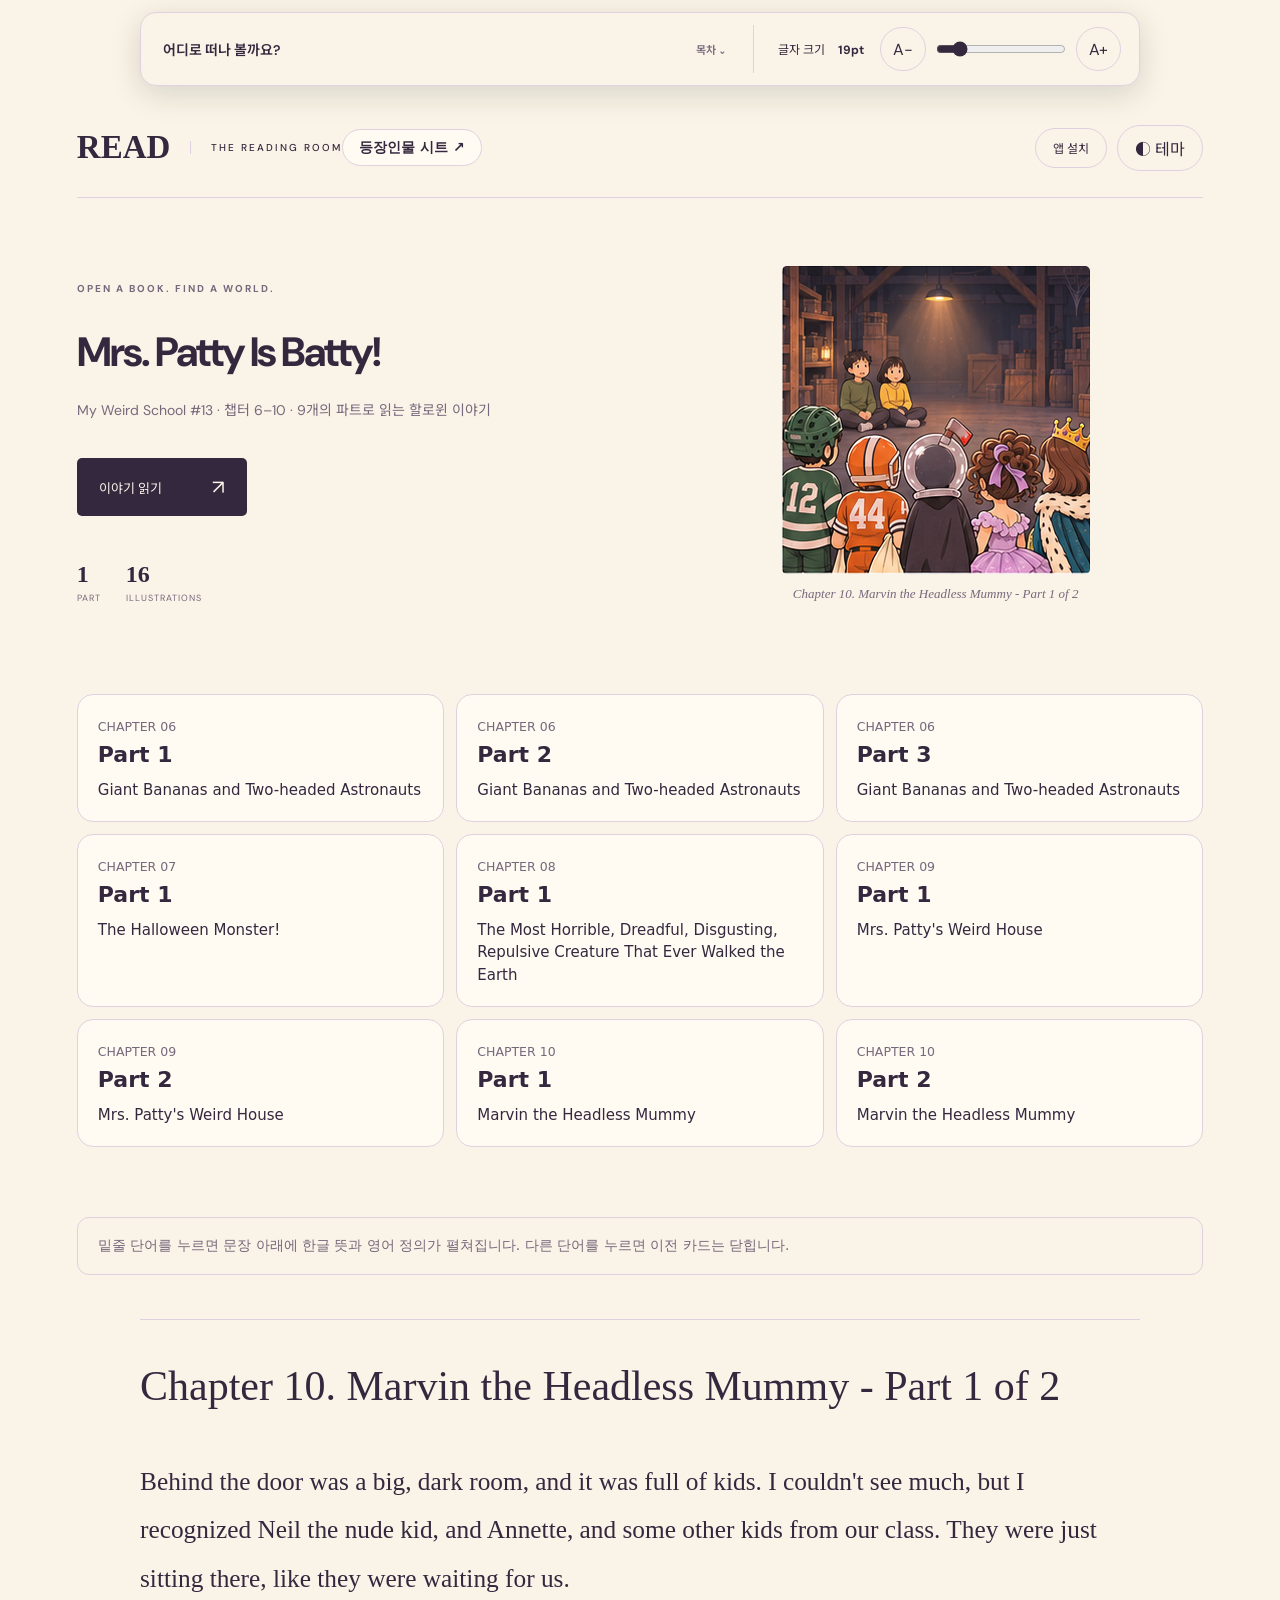
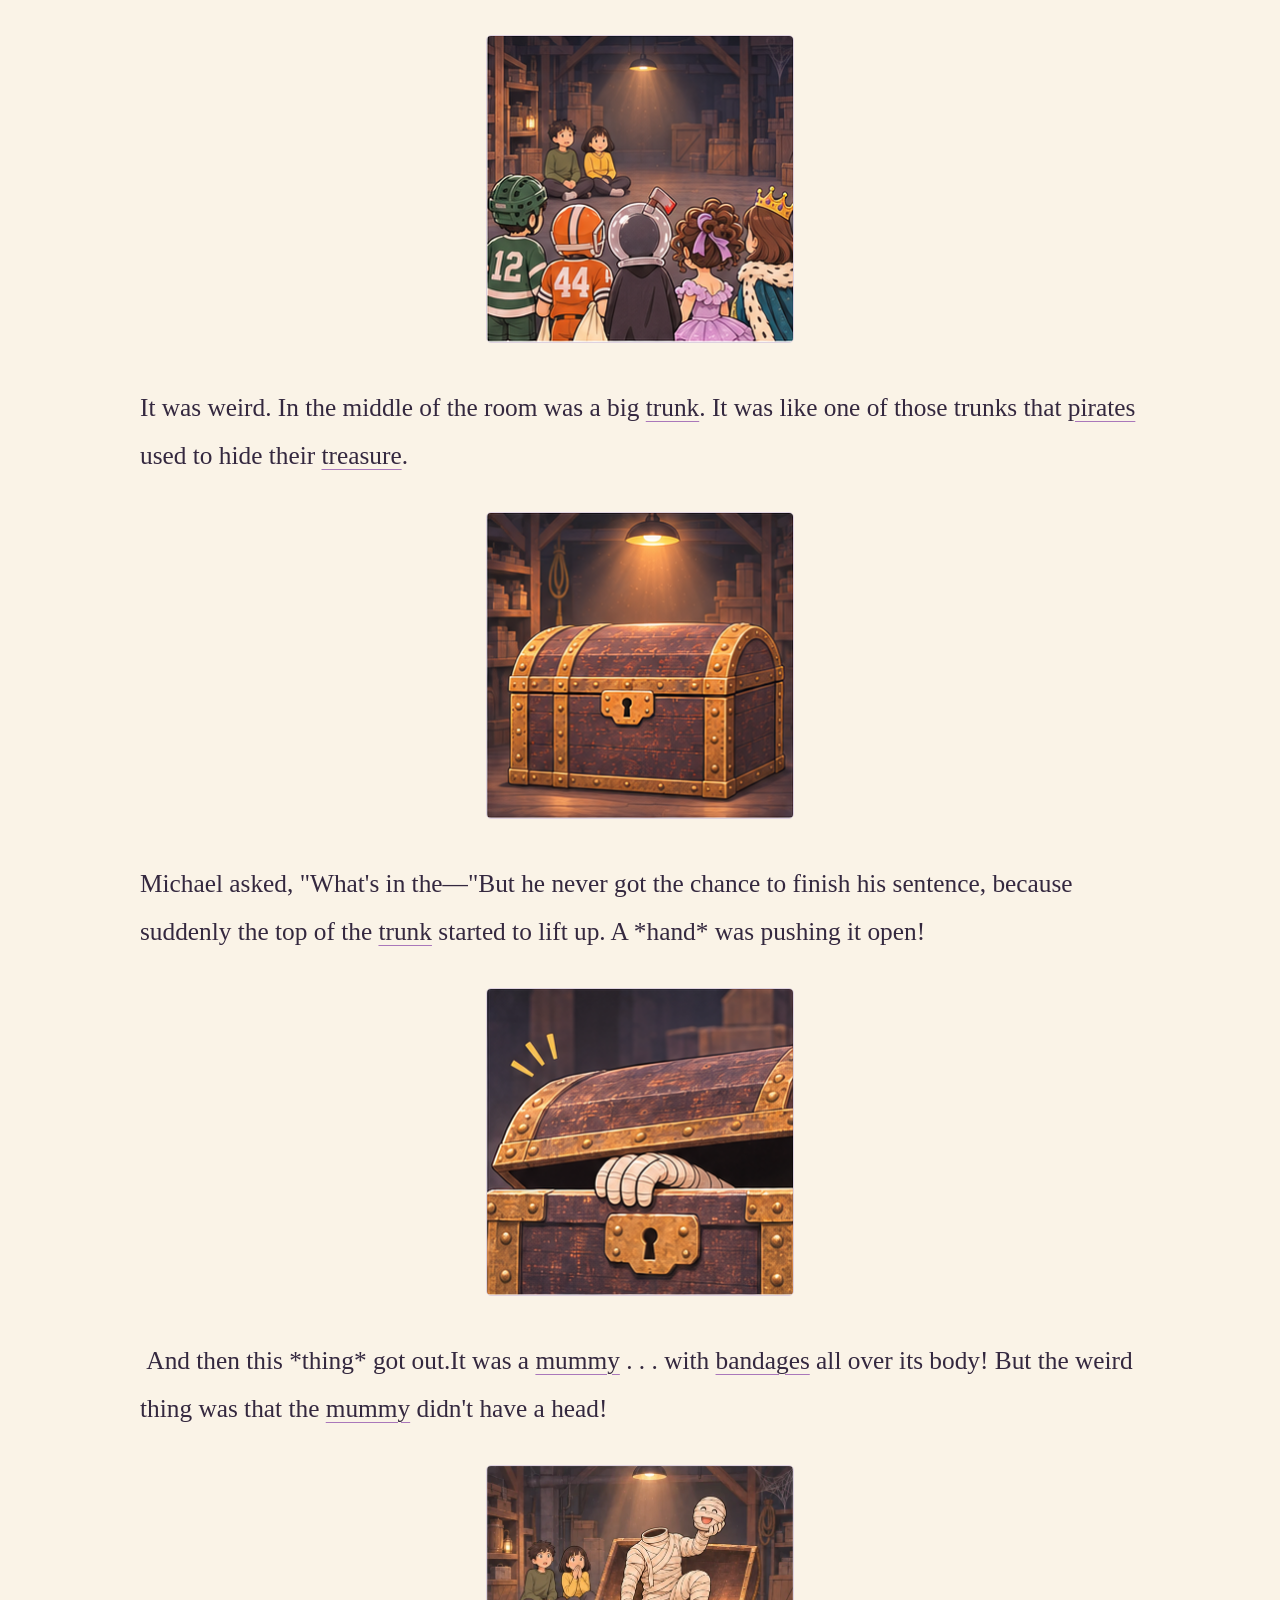
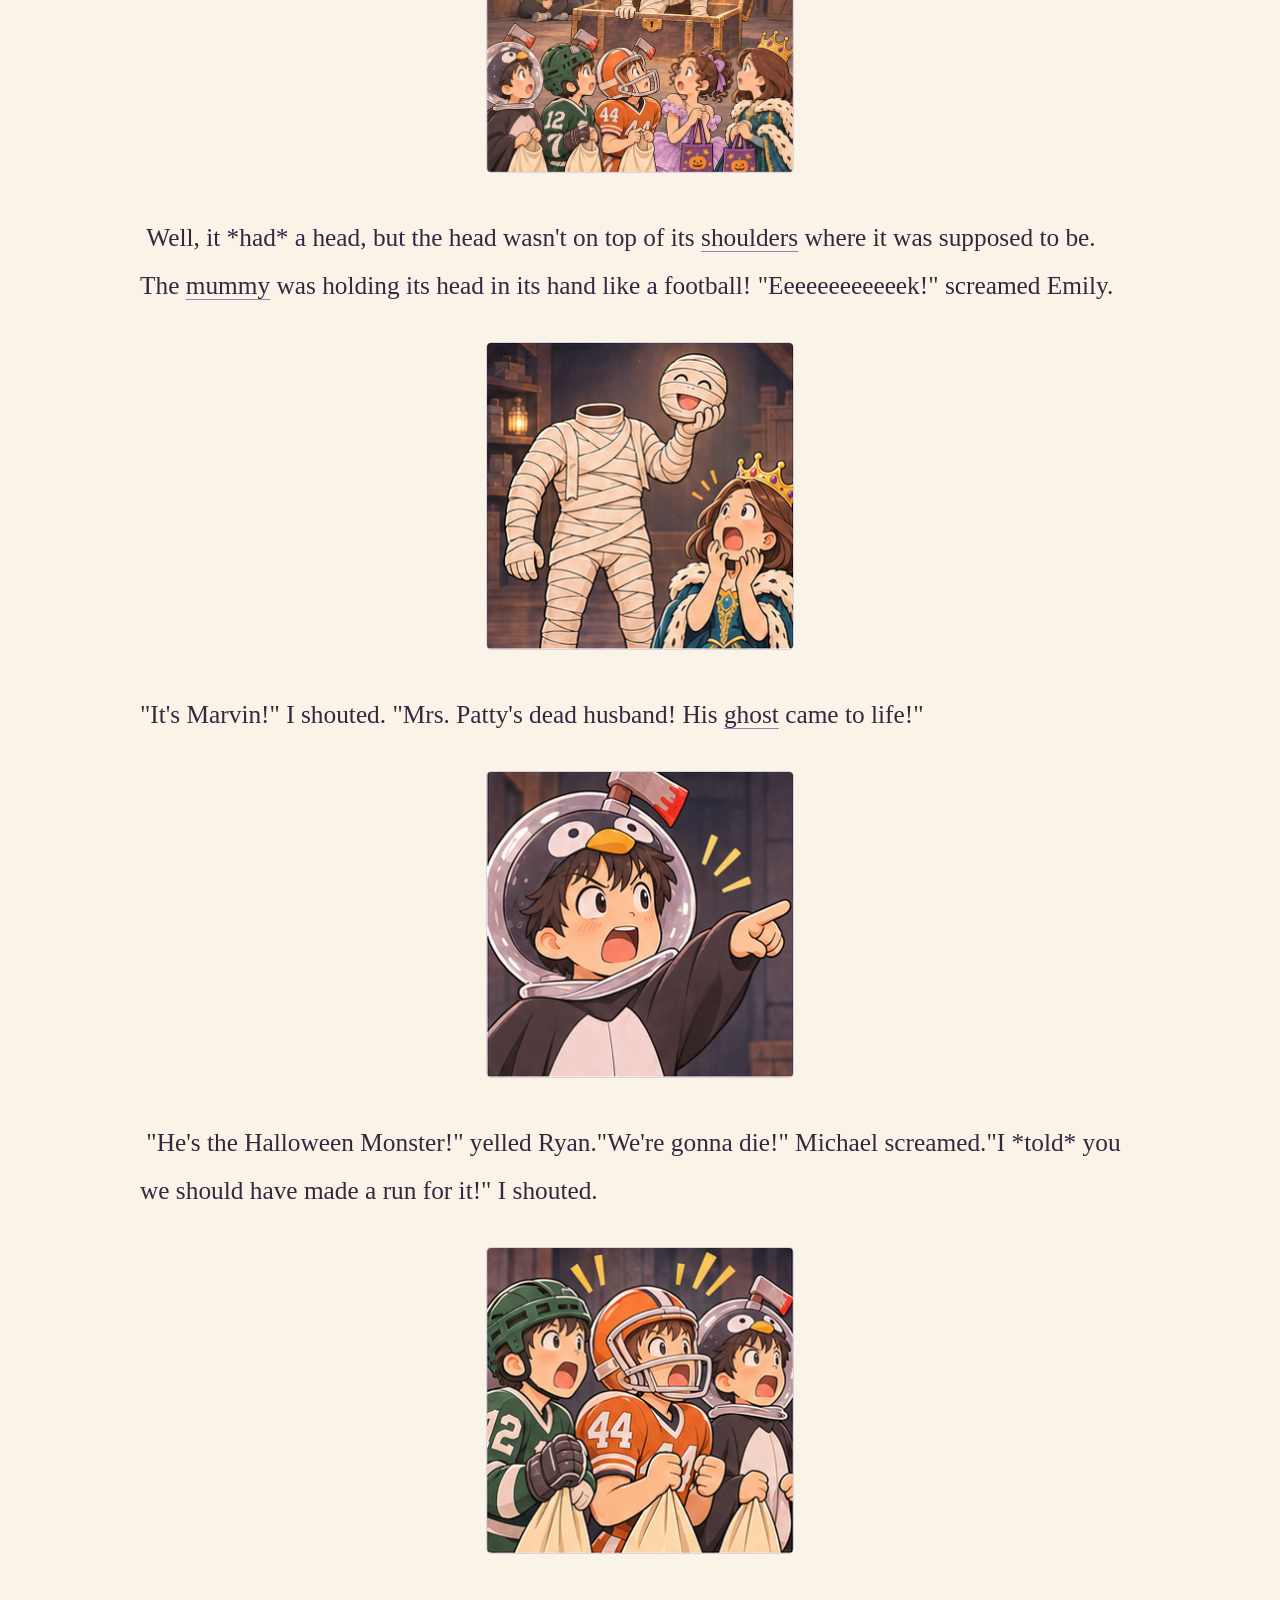
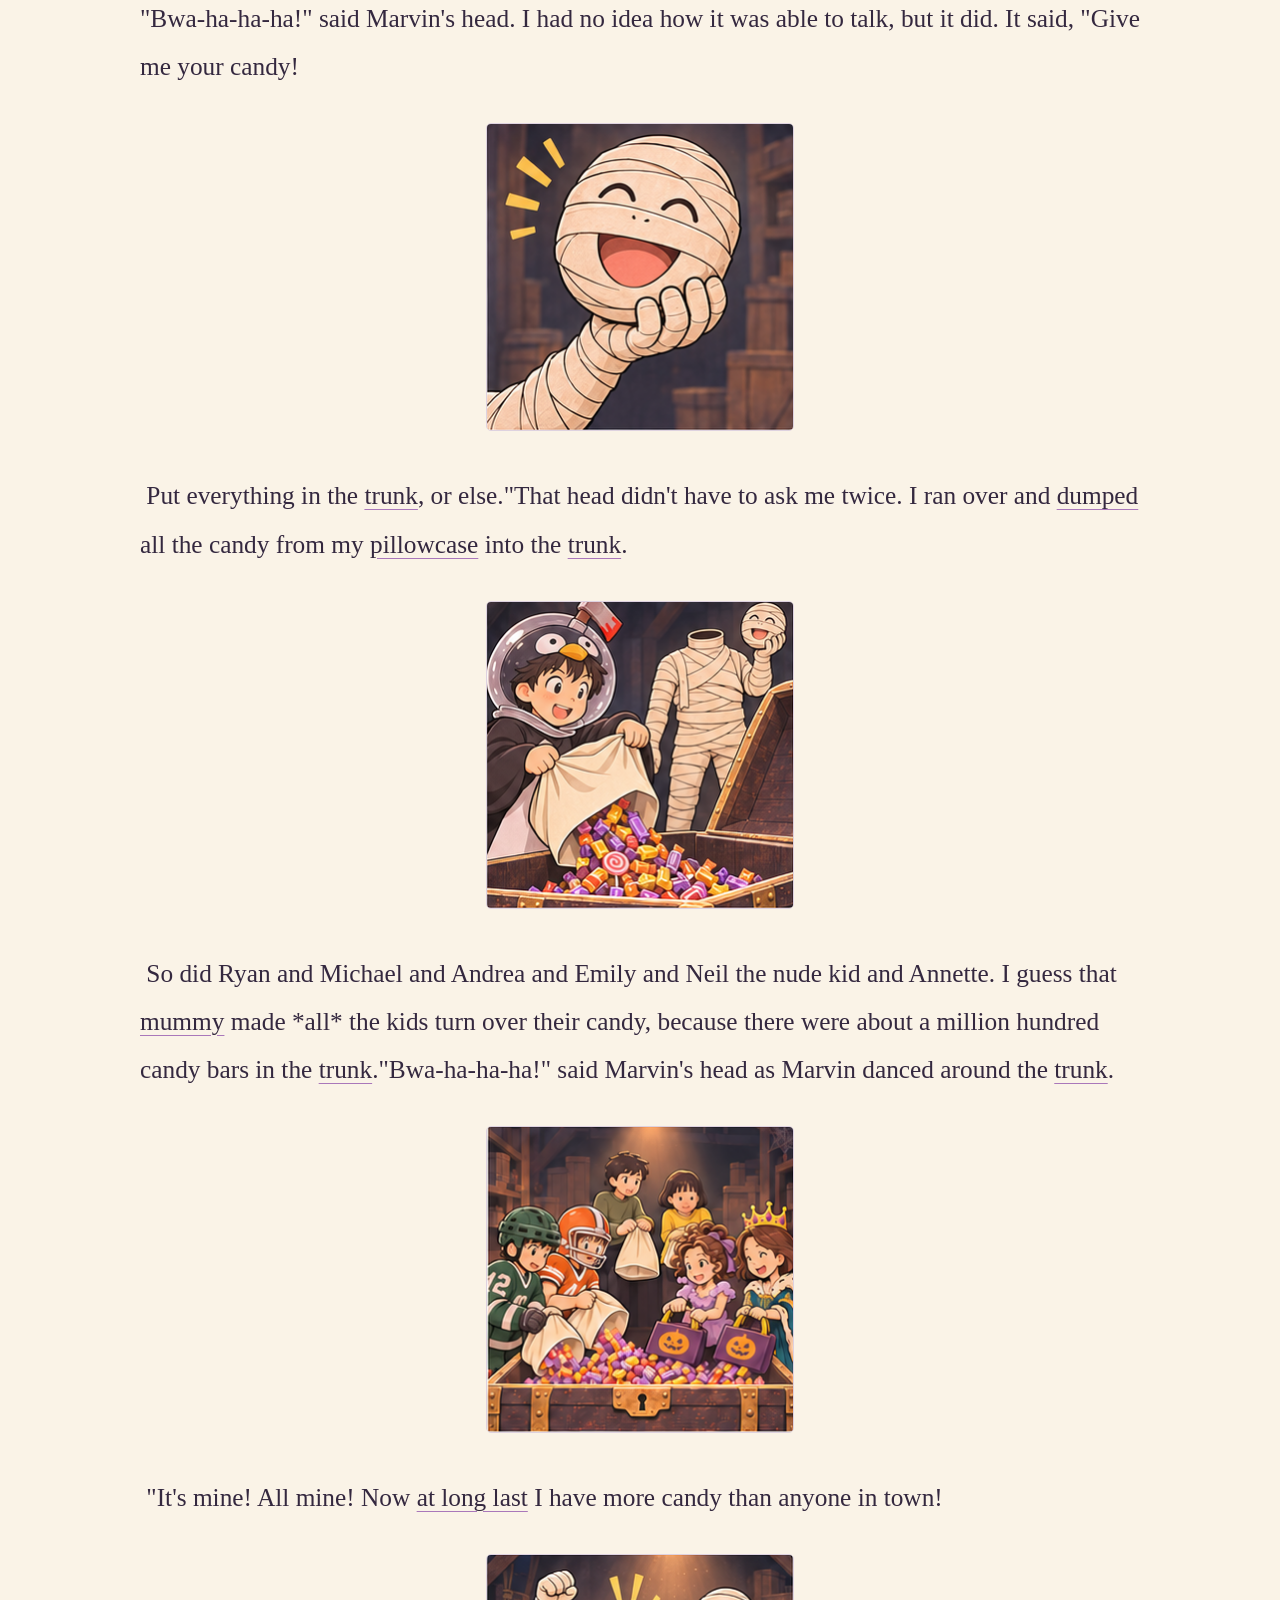
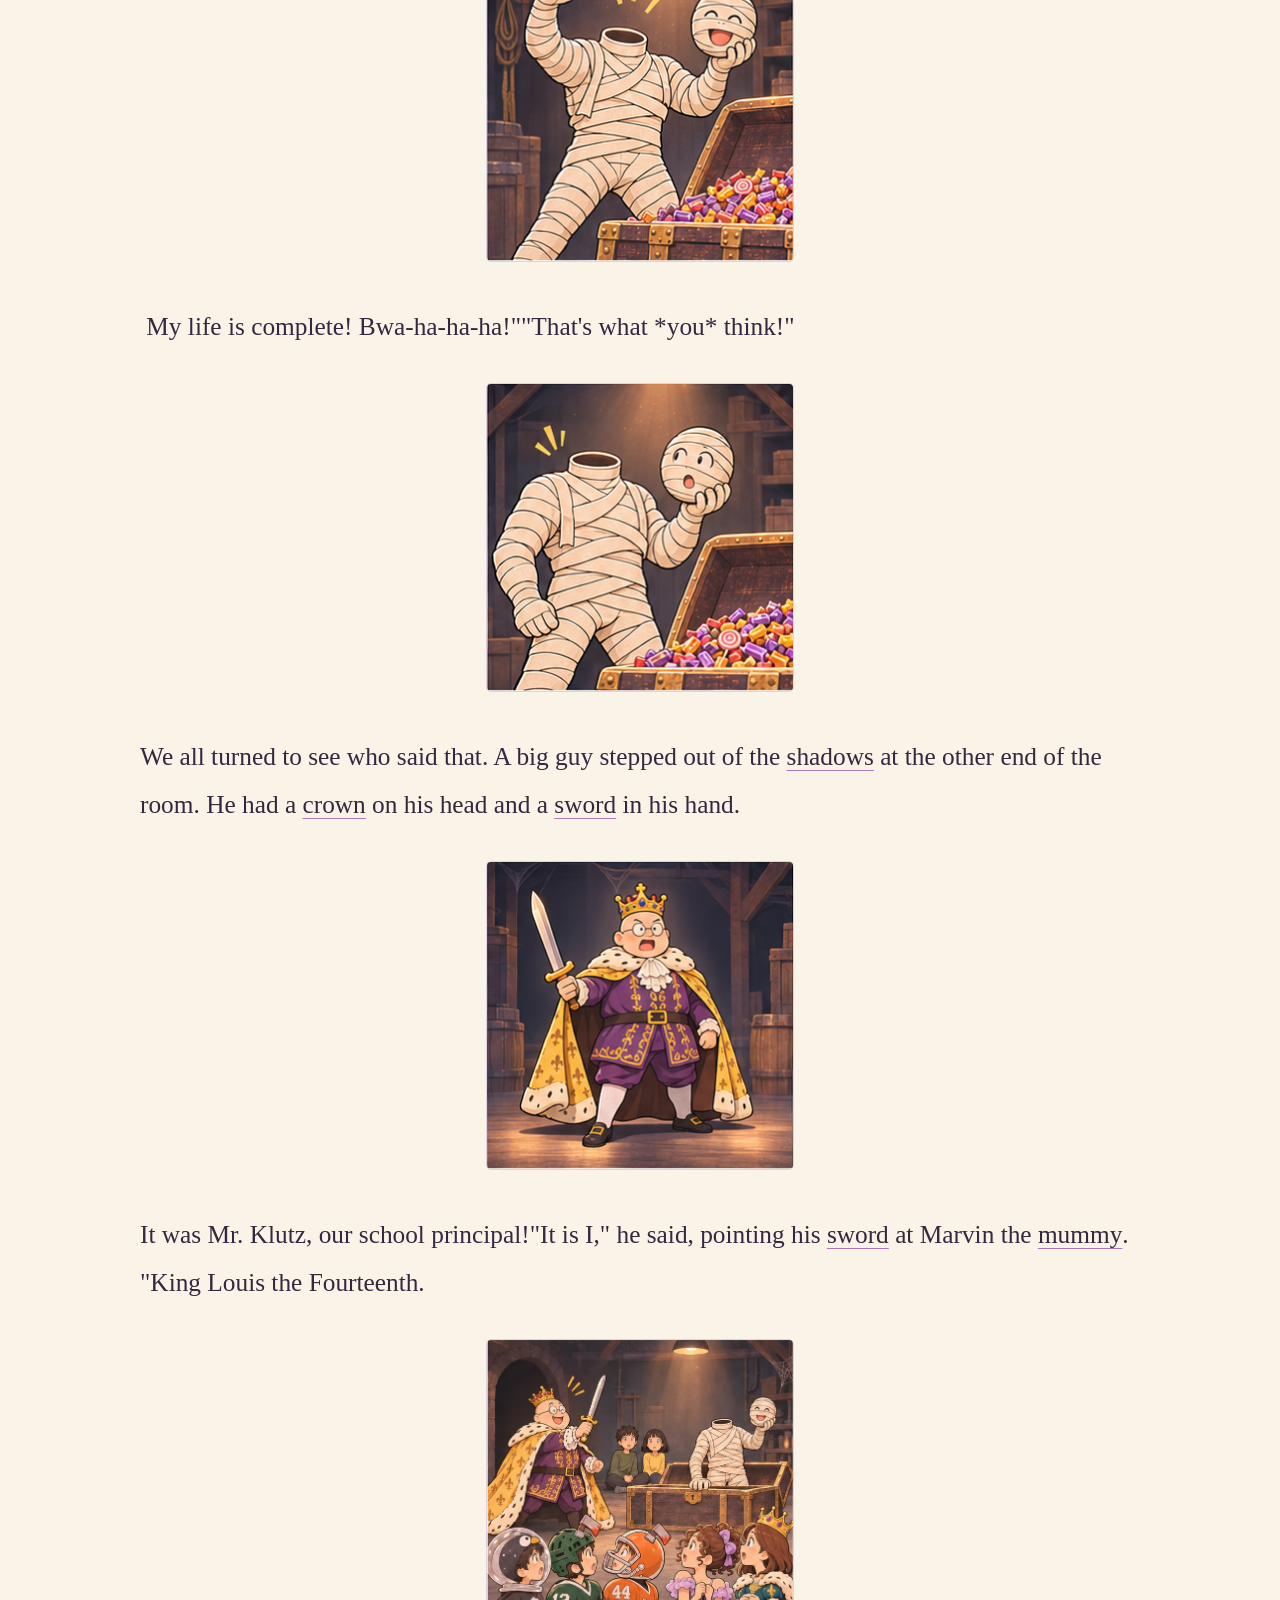
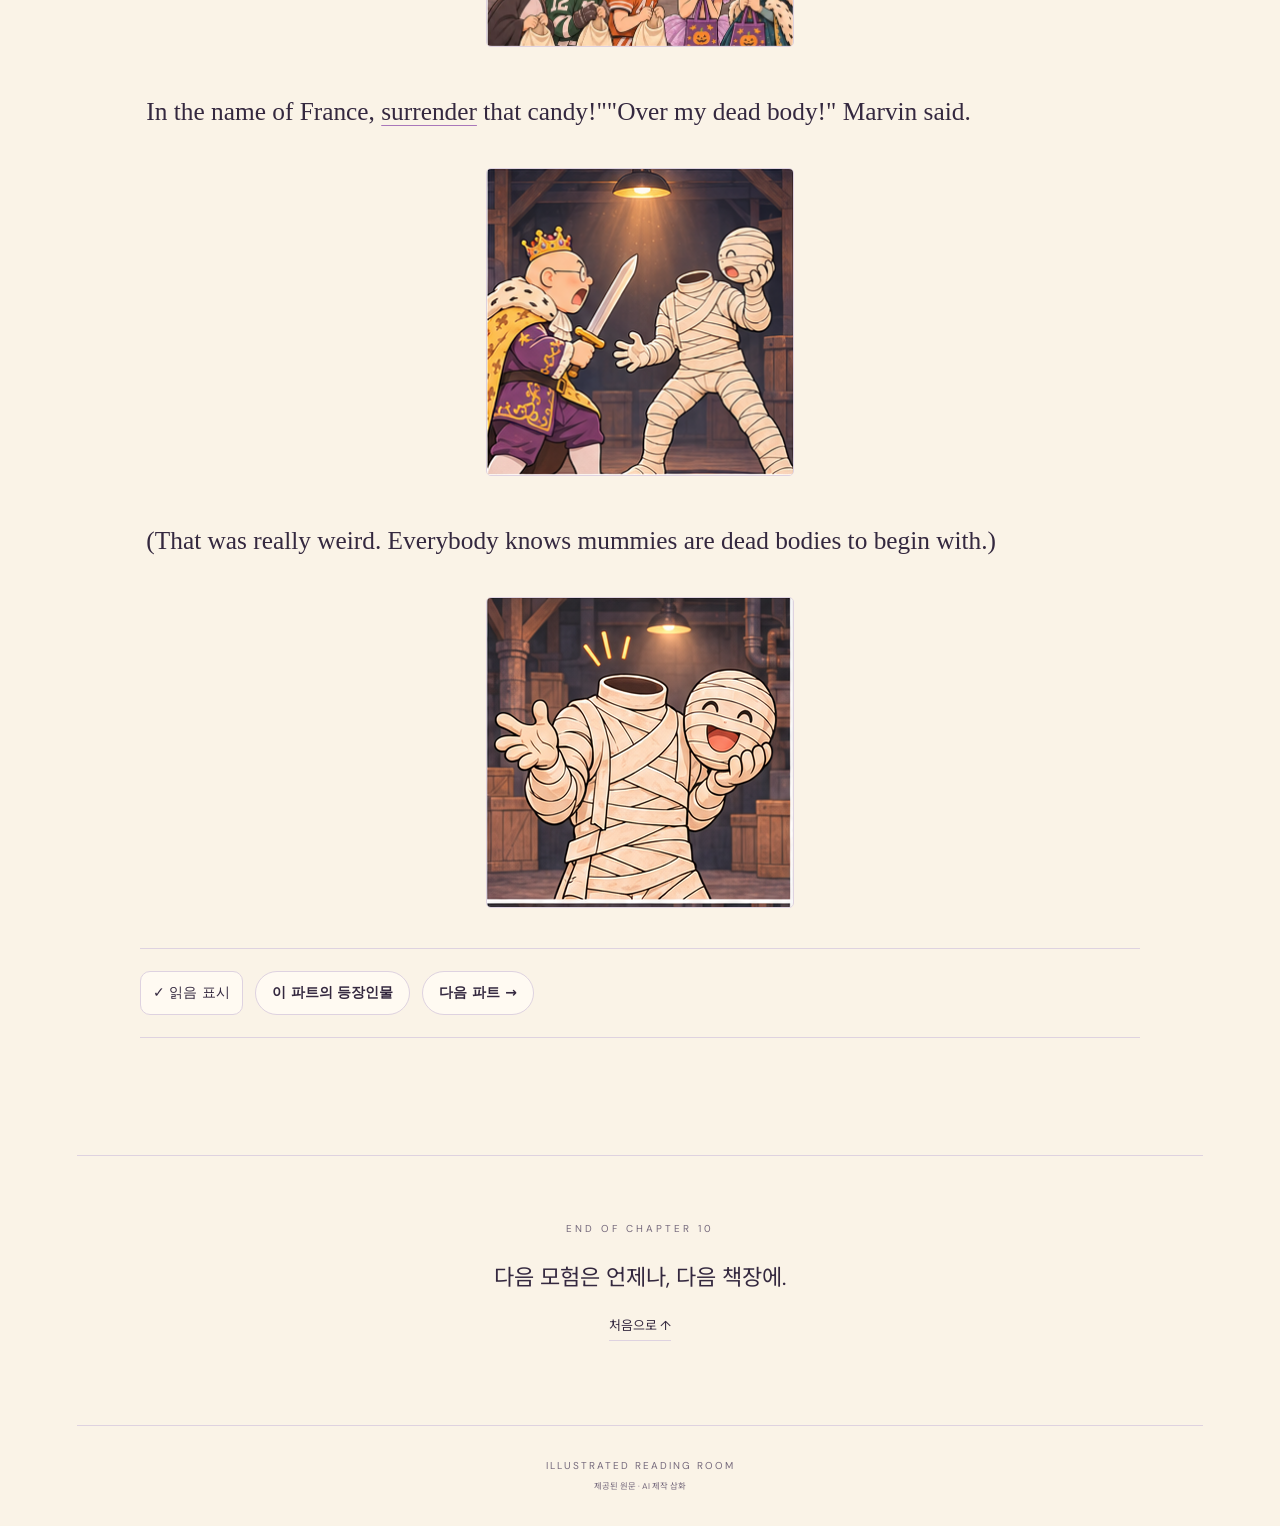
<file: 10-1.html>
<!doctype html>
<html lang="ko" data-story-id="mws13-reading-room"><head><meta charset="utf-8"><meta name="viewport" content="width=device-width,initial-scale=1,viewport-fit=cover"><meta name="theme-color" content="#263e30"><meta name="description" content="My Weird School #13 · 챕터 6–10 · 9개의 파트로 읽는 할로윈 이야기"><title>Chapter 10. Marvin the Headless Mummy - Part 1 of 2 · MWS13</title><link rel="stylesheet" href="style.css?v=866c1f9c6936"><script src="app.js?v=866c1f9c6936" defer></script><script src="pwa.js?v=866c1f9c6936" defer></script><link rel="manifest" href="manifest.webmanifest"><meta name="mobile-web-app-capable" content="yes"><meta name="apple-mobile-web-app-capable" content="yes"><meta name="apple-mobile-web-app-title" content="MWS13 Reader"><meta name="apple-mobile-web-app-status-bar-style" content="black-translucent"><link rel="apple-touch-icon" href="assets/app-icon-180.png"><link rel="icon" type="image/png" sizes="192x192" href="assets/app-icon-192.png"></head>
<body><a class="skip" href="#chapter-008">본문으로 이동</a><div class="floating-reader" id="floating-reader" role="region" aria-label="독서 도구"><details class="chapter-menu" id="chapter-menu"><summary>어디로 떠나 볼까요?<span aria-hidden="true">목차 ⌄</span></summary><nav class="toc" aria-label="전체 이야기 목차"><div class="toc-book"><h3>Mrs. Patty Is Batty!</h3><div class="toc-links"><a href="6-1.html"><span>6-1</span>Chapter 6. Giant Bananas and Two-headed Astronauts</a><a href="6-2.html"><span>6-2</span>Chapter 6. Giant Bananas and Two-headed Astronauts</a><a href="6-3.html"><span>6-3</span>Chapter 6. Giant Bananas and Two-headed Astronauts</a><a href="7-1.html"><span>7-1</span>Chapter 7. The Halloween Monster!</a><a href="8-1.html"><span>8-1</span>Chapter 8. The Most Horrible, Dreadful, Disgusting, Repulsive Creature That Ever Walked the Earth</a><a href="9-1.html"><span>9-1</span>Chapter 9. Mrs. Patty&#x27;s Weird House</a><a href="9-2.html"><span>9-2</span>Chapter 9. Mrs. Patty&#x27;s Weird House</a><a href="10-1.html"><span>10-1</span>Chapter 10. Marvin the Headless Mummy</a><a href="10-2.html"><span>10-2</span>Chapter 10. Marvin the Headless Mummy</a></div></div></nav></details><div class="reading-tools"><div><label for="font-size">글자 크기 <output id="font-value" for="font-size">19pt</output></label></div><div class="size-controls"><button type="button" id="smaller" aria-label="글자 크기 줄이기">A−</button><input id="font-size" type="range" min="14" max="50" step="1" value="19" aria-label="본문 글자 크기"><button type="button" id="larger" aria-label="글자 크기 늘리기">A+</button></div></div></div>
<div class="shell"><header class="topbar"><a class="brand" href="index.html">READ<span>THE READING ROOM</span></a><a class="library-link" href="characters.html">등장인물 시트 ↗</a><button id="install-app" type="button">앱 설치</button><button id="theme" type="button" aria-label="어두운 테마로 전환">◐ <span>테마</span></button></header><main><div class="hero"><div class="hero-copy"><span class="eyebrow">OPEN A BOOK. FIND A WORLD.</span><h1 lang="en">Mrs. Patty Is Batty!</h1><p class="hero-desc">My Weird School #13 · 챕터 6–10 · 9개의 파트로 읽는 할로윈 이야기</p><a class="start" href="#chapter-008">이야기 읽기 <span>↗</span></a><div class="stats"><span><b>1</b> PART</span><span><b>16</b> ILLUSTRATIONS</span></div></div><div class="hero-art"><img src="assets/c10p01-b001-scene.webp" width="308" height="308" loading="eager" decoding="async" alt="Behind the door was a big, dark room, and it was full of kids. I couldn&#x27;t see much, but I recognized Neil the nude kid, and Annette, and som"><span class="art-note">Chapter 10. Marvin the Headless Mummy - Part 1 of 2</span></div></div><section class="part-library" aria-label="파트별 읽기"><a class="part-card" href="6-1.html"><small>CHAPTER 06</small><strong>Part 1</strong>Giant Bananas and Two-headed Astronauts<small class="progress-label" data-part="MWS13_C06_P01"></small></a><a class="part-card" href="6-2.html"><small>CHAPTER 06</small><strong>Part 2</strong>Giant Bananas and Two-headed Astronauts<small class="progress-label" data-part="MWS13_C06_P02"></small></a><a class="part-card" href="6-3.html"><small>CHAPTER 06</small><strong>Part 3</strong>Giant Bananas and Two-headed Astronauts<small class="progress-label" data-part="MWS13_C06_P03"></small></a><a class="part-card" href="7-1.html"><small>CHAPTER 07</small><strong>Part 1</strong>The Halloween Monster!<small class="progress-label" data-part="MWS13_C07_P01"></small></a><a class="part-card" href="8-1.html"><small>CHAPTER 08</small><strong>Part 1</strong>The Most Horrible, Dreadful, Disgusting, Repulsive Creature That Ever Walked the Earth<small class="progress-label" data-part="MWS13_C08_P01"></small></a><a class="part-card" href="9-1.html"><small>CHAPTER 09</small><strong>Part 1</strong>Mrs. Patty&#x27;s Weird House<small class="progress-label" data-part="MWS13_C09_P01"></small></a><a class="part-card" href="9-2.html"><small>CHAPTER 09</small><strong>Part 2</strong>Mrs. Patty&#x27;s Weird House<small class="progress-label" data-part="MWS13_C09_P02"></small></a><a class="part-card" href="10-1.html"><small>CHAPTER 10</small><strong>Part 1</strong>Marvin the Headless Mummy<small class="progress-label" data-part="MWS13_C10_P01"></small></a><a class="part-card" href="10-2.html"><small>CHAPTER 10</small><strong>Part 2</strong>Marvin the Headless Mummy<small class="progress-label" data-part="MWS13_C10_P02"></small></a></section><p class="vocab-help">밑줄 단어를 누르면 문장 아래에 한글 뜻과 영어 정의가 펼쳐집니다. 다른 단어를 누르면 이전 카드는 닫힙니다.</p><article><section class="chapter" id="chapter-008" aria-labelledby="chapter-008-title" lang="en"><header class="chapter-head"><span>CHAPTER 08</span><h3 id="chapter-008-title">Chapter 10. Marvin the Headless Mummy - Part 1 of 2</h3></header><div class="reading-block" id="c10p01-b001" data-sentences="3"><span class="source-fragment reading-sentence" id="p0121" data-source-paragraph="p0121" data-start="0" data-end="62">Behind the door was a big, dark room, and it was full of kids.</span><span class="source-fragment reading-sentence" data-source-paragraph="p0121" data-start="62" data-end="168"> I couldn&#x27;t see much, but I recognized Neil the nude kid, and Annette, and some other kids from our class.</span><span class="source-fragment reading-sentence" data-source-paragraph="p0121" data-start="168" data-end="229"> They were just sitting there, like they were waiting for us.</span></div><figure class="dense-illustration" data-block="c10p01-b001" data-scene="c10p01-b001-scene"><a href="assets/c10p01-b001-scene.webp" target="_blank" rel="noopener" aria-label="삽화 크게 보기"><img src="assets/c10p01-b001-scene.webp" width="308" height="308" loading="lazy" decoding="async" alt="Behind the door was a big, dark room, and it was full of kids. I couldn&#x27;t see much, but I recognized Neil the nude kid, and Annette, and som"></a></figure><div class="reading-block" id="c10p01-b002" data-sentences="3"><span class="source-fragment reading-sentence" id="p0122" data-source-paragraph="p0122" data-start="0" data-end="13">It was weird.</span><span class="source-fragment reading-sentence" data-source-paragraph="p0122" data-start="13" data-end="56"> In the middle of the room was a big <button type="button" class="vocab-word" data-vocab="trunk" aria-expanded="false" aria-controls="vocab-card">trunk</button>.</span><span class="source-fragment reading-sentence" data-source-paragraph="p0122" data-start="56" data-end="130"> It was like one of those trunks that <button type="button" class="vocab-word" data-vocab="pirates" aria-expanded="false" aria-controls="vocab-card">pirates</button> used to hide their <button type="button" class="vocab-word" data-vocab="treasure" aria-expanded="false" aria-controls="vocab-card">treasure</button>.</span></div><figure class="dense-illustration" data-block="c10p01-b002" data-scene="c10p01-b002-scene"><a href="assets/c10p01-b002-scene.webp" target="_blank" rel="noopener" aria-label="삽화 크게 보기"><img src="assets/c10p01-b002-scene.webp" width="308" height="307" loading="lazy" decoding="async" alt="It was weird. In the middle of the room was a big trunk. It was like one of those trunks that pirates used to hide their treasure."></a></figure><div class="reading-block" id="c10p01-b003" data-sentences="3"><span class="source-fragment reading-sentence" id="p0123" data-source-paragraph="p0123" data-start="0" data-end="31">Michael asked, &quot;What&#x27;s in the—&quot;</span><span class="source-fragment reading-sentence" id="p0124" data-source-paragraph="p0124" data-start="0" data-end="109">But he never got the chance to finish his sentence, because suddenly the top of the <button type="button" class="vocab-word" data-vocab="trunk" aria-expanded="false" aria-controls="vocab-card">trunk</button> started to lift up.</span><span class="source-fragment reading-sentence" data-source-paragraph="p0124" data-start="109" data-end="139"> A *hand* was pushing it open!</span></div><figure class="dense-illustration" data-block="c10p01-b003" data-scene="c10p01-b003-scene"><a href="assets/c10p01-b003-scene.webp" target="_blank" rel="noopener" aria-label="삽화 크게 보기"><img src="assets/c10p01-b003-scene.webp" width="307" height="307" loading="lazy" decoding="async" alt="Michael asked, &quot;What&#x27;s in the—&quot; But he never got the chance to finish his sentence, because suddenly the top of the trunk started to lift up"></a></figure><div class="reading-block" id="c10p01-b004" data-sentences="3"><span class="source-fragment reading-sentence" data-source-paragraph="p0124" data-start="139" data-end="170"> And then this *thing* got out.</span><span class="source-fragment reading-sentence" id="p0125" data-source-paragraph="p0125" data-start="0" data-end="53">It was a <button type="button" class="vocab-word" data-vocab="mummy" aria-expanded="false" aria-controls="vocab-card">mummy</button> . . . with <button type="button" class="vocab-word" data-vocab="bandages" aria-expanded="false" aria-controls="vocab-card">bandages</button> all over its body!</span><span class="source-fragment reading-sentence" data-source-paragraph="p0125" data-start="53" data-end="112"> But the weird thing was that the <button type="button" class="vocab-word" data-vocab="mummy" aria-expanded="false" aria-controls="vocab-card">mummy</button> didn&#x27;t have a head!</span></div><figure class="dense-illustration" data-block="c10p01-b004" data-scene="ch10-sc01"><a href="assets/ch10-sc01.webp" target="_blank" rel="noopener" aria-label="삽화 크게 보기"><img src="assets/ch10-sc01.webp" width="619" height="619" loading="lazy" decoding="async" alt="An apparent headless mummy rises from the trunk holding its theatrical head."></a></figure><div class="reading-block" id="c10p01-b005" data-sentences="3"><span class="source-fragment reading-sentence" data-source-paragraph="p0125" data-start="112" data-end="208"> Well, it *had* a head, but the head wasn&#x27;t on top of its <button type="button" class="vocab-word" data-vocab="shoulders" aria-expanded="false" aria-controls="vocab-card">shoulders</button> where it was supposed to be.</span><span class="source-fragment reading-sentence" data-source-paragraph="p0125" data-start="208" data-end="268"> The <button type="button" class="vocab-word" data-vocab="mummy" aria-expanded="false" aria-controls="vocab-card">mummy</button> was holding its head in its hand like a football!</span><span class="source-fragment reading-sentence" data-source-paragraph="p0125" data-start="268" data-end="301"> &quot;Eeeeeeeeeeeek!&quot; screamed Emily.</span></div><figure class="dense-illustration" data-block="c10p01-b005" data-scene="c10p01-b005-scene"><a href="assets/c10p01-b005-scene.webp" target="_blank" rel="noopener" aria-label="삽화 크게 보기"><img src="assets/c10p01-b005-scene.webp" width="307" height="307" loading="lazy" decoding="async" alt="Well, it *had* a head, but the head wasn&#x27;t on top of its shoulders where it was supposed to be. The mummy was holding its head in its hand l"></a></figure><div class="reading-block" id="c10p01-b006" data-sentences="3"><span class="source-fragment reading-sentence" id="p0126" data-source-paragraph="p0126" data-start="0" data-end="25">&quot;It&#x27;s Marvin!&quot; I shouted.</span><span class="source-fragment reading-sentence" data-source-paragraph="p0126" data-start="25" data-end="53"> &quot;Mrs. Patty&#x27;s dead husband!</span><span class="source-fragment reading-sentence" data-source-paragraph="p0126" data-start="53" data-end="78"> His <button type="button" class="vocab-word" data-vocab="ghost" aria-expanded="false" aria-controls="vocab-card">ghost</button> came to life!&quot;</span></div><figure class="dense-illustration" data-block="c10p01-b006" data-scene="c10p01-b006-scene"><a href="assets/c10p01-b006-scene.webp" target="_blank" rel="noopener" aria-label="삽화 크게 보기"><img src="assets/c10p01-b006-scene.webp" width="308" height="307" loading="lazy" decoding="async" alt="&quot;It&#x27;s Marvin!&quot; I shouted. &quot;Mrs. Patty&#x27;s dead husband! His ghost came to life!&quot;"></a></figure><div class="reading-block" id="c10p01-b007" data-sentences="3"><span class="source-fragment reading-sentence" data-source-paragraph="p0126" data-start="78" data-end="121"> &quot;He&#x27;s the Halloween Monster!&quot; yelled Ryan.</span><span class="source-fragment reading-sentence" id="p0127" data-source-paragraph="p0127" data-start="0" data-end="36">&quot;We&#x27;re gonna die!&quot; Michael screamed.</span><span class="source-fragment reading-sentence" id="p0128" data-source-paragraph="p0128" data-start="0" data-end="59">&quot;I *told* you we should have made a run for it!&quot; I shouted.</span></div><figure class="dense-illustration" data-block="c10p01-b007" data-scene="c10p01-b007-scene"><a href="assets/c10p01-b007-scene.webp" target="_blank" rel="noopener" aria-label="삽화 크게 보기"><img src="assets/c10p01-b007-scene.webp" width="308" height="307" loading="lazy" decoding="async" alt="&quot;He&#x27;s the Halloween Monster!&quot; yelled Ryan. &quot;We&#x27;re gonna die!&quot; Michael screamed. &quot;I *told* you we should have made a run for it!&quot; I shouted."></a></figure><div class="reading-block" id="c10p01-b008" data-sentences="3"><span class="source-fragment reading-sentence" id="p0129" data-source-paragraph="p0129" data-start="0" data-end="35">&quot;Bwa-ha-ha-ha!&quot; said Marvin&#x27;s head.</span><span class="source-fragment reading-sentence" data-source-paragraph="p0129" data-start="35" data-end="86"> I had no idea how it was able to talk, but it did.</span><span class="source-fragment reading-sentence" data-source-paragraph="p0129" data-start="86" data-end="116"> It said, &quot;Give me your candy!</span></div><figure class="dense-illustration" data-block="c10p01-b008" data-scene="c10p01-b008-scene"><a href="assets/c10p01-b008-scene.webp" target="_blank" rel="noopener" aria-label="삽화 크게 보기"><img src="assets/c10p01-b008-scene.webp" width="307" height="307" loading="lazy" decoding="async" alt="&quot;Bwa-ha-ha-ha!&quot; said Marvin&#x27;s head. I had no idea how it was able to talk, but it did. It said, &quot;Give me your candy!"></a></figure><div class="reading-block" id="c10p01-b009" data-sentences="3"><span class="source-fragment reading-sentence" data-source-paragraph="p0129" data-start="116" data-end="155"> Put everything in the <button type="button" class="vocab-word" data-vocab="trunk" aria-expanded="false" aria-controls="vocab-card">trunk</button>, or else.&quot;</span><span class="source-fragment reading-sentence" id="p0130" data-source-paragraph="p0130" data-start="0" data-end="38">That head didn&#x27;t have to ask me twice.</span><span class="source-fragment reading-sentence" data-source-paragraph="p0130" data-start="38" data-end="109"> I ran over and <button type="button" class="vocab-word" data-vocab="dumped" aria-expanded="false" aria-controls="vocab-card">dumped</button> all the candy from my <button type="button" class="vocab-word" data-vocab="pillowcase" aria-expanded="false" aria-controls="vocab-card">pillowcase</button> into the <button type="button" class="vocab-word" data-vocab="trunk" aria-expanded="false" aria-controls="vocab-card">trunk</button>.</span></div><figure class="dense-illustration" data-block="c10p01-b009" data-scene="c10p01-b009-scene"><a href="assets/c10p01-b009-scene.webp" target="_blank" rel="noopener" aria-label="삽화 크게 보기"><img src="assets/c10p01-b009-scene.webp" width="307" height="307" loading="lazy" decoding="async" alt="Put everything in the trunk, or else.&quot; That head didn&#x27;t have to ask me twice. I ran over and dumped all the candy from my pillowcase into th"></a></figure><div class="reading-block" id="c10p01-b010" data-sentences="3"><span class="source-fragment reading-sentence" data-source-paragraph="p0130" data-start="109" data-end="189"> So did Ryan and Michael and Andrea and Emily and Neil the nude kid and Annette.</span><span class="source-fragment reading-sentence" data-source-paragraph="p0130" data-start="189" data-end="319"> I guess that <button type="button" class="vocab-word" data-vocab="mummy" aria-expanded="false" aria-controls="vocab-card">mummy</button> made *all* the kids turn over their candy, because there were about a million hundred candy bars in the <button type="button" class="vocab-word" data-vocab="trunk" aria-expanded="false" aria-controls="vocab-card">trunk</button>.</span><span class="source-fragment reading-sentence" id="p0131" data-source-paragraph="p0131" data-start="0" data-end="69">&quot;Bwa-ha-ha-ha!&quot; said Marvin&#x27;s head as Marvin danced around the <button type="button" class="vocab-word" data-vocab="trunk" aria-expanded="false" aria-controls="vocab-card">trunk</button>.</span></div><figure class="dense-illustration" data-block="c10p01-b010" data-scene="c10p01-b010-scene"><a href="assets/c10p01-b010-scene.webp" target="_blank" rel="noopener" aria-label="삽화 크게 보기"><img src="assets/c10p01-b010-scene.webp" width="308" height="307" loading="lazy" decoding="async" alt="So did Ryan and Michael and Andrea and Emily and Neil the nude kid and Annette. I guess that mummy made *all* the kids turn over their candy"></a></figure><div class="reading-block" id="c10p01-b011" data-sentences="3"><span class="source-fragment reading-sentence" data-source-paragraph="p0131" data-start="69" data-end="81"> &quot;It&#x27;s mine!</span><span class="source-fragment reading-sentence" data-source-paragraph="p0131" data-start="81" data-end="91"> All mine!</span><span class="source-fragment reading-sentence" data-source-paragraph="p0131" data-start="91" data-end="147"> Now <button type="button" class="vocab-word" data-vocab="at long last" aria-expanded="false" aria-controls="vocab-card">at long last</button> I have more candy than anyone in town!</span></div><figure class="dense-illustration" data-block="c10p01-b011" data-scene="c10p01-b011-scene"><a href="assets/c10p01-b011-scene.webp" target="_blank" rel="noopener" aria-label="삽화 크게 보기"><img src="assets/c10p01-b011-scene.webp" width="308" height="308" loading="lazy" decoding="async" alt="&quot;It&#x27;s mine! All mine! Now at long last I have more candy than anyone in town!"></a></figure><div class="reading-block" id="c10p01-b012" data-sentences="3"><span class="source-fragment reading-sentence" data-source-paragraph="p0131" data-start="147" data-end="168"> My life is complete!</span><span class="source-fragment reading-sentence" data-source-paragraph="p0131" data-start="168" data-end="183"> Bwa-ha-ha-ha!&quot;</span><span class="source-fragment reading-sentence" id="p0132" data-source-paragraph="p0132" data-start="0" data-end="26">&quot;That&#x27;s what *you* think!&quot;</span></div><figure class="dense-illustration" data-block="c10p01-b012" data-scene="c10p01-b012-scene"><a href="assets/c10p01-b012-scene.webp" target="_blank" rel="noopener" aria-label="삽화 크게 보기"><img src="assets/c10p01-b012-scene.webp" width="307" height="308" loading="lazy" decoding="async" alt="My life is complete! Bwa-ha-ha-ha!&quot; &quot;That&#x27;s what *you* think!&quot;"></a></figure><div class="reading-block" id="c10p01-b013" data-sentences="3"><span class="source-fragment reading-sentence" id="p0133" data-source-paragraph="p0133" data-start="0" data-end="35">We all turned to see who said that.</span><span class="source-fragment reading-sentence" data-source-paragraph="p0133" data-start="35" data-end="102"> A big guy stepped out of the <button type="button" class="vocab-word" data-vocab="shadows" aria-expanded="false" aria-controls="vocab-card">shadows</button> at the other end of the room.</span><span class="source-fragment reading-sentence" data-source-paragraph="p0133" data-start="102" data-end="154"> He had a <button type="button" class="vocab-word" data-vocab="crown" aria-expanded="false" aria-controls="vocab-card">crown</button> on his head and a <button type="button" class="vocab-word" data-vocab="sword" aria-expanded="false" aria-controls="vocab-card">sword</button> in his hand.</span></div><figure class="dense-illustration" data-block="c10p01-b013" data-scene="c10p01-b013-scene"><a href="assets/c10p01-b013-scene.webp" target="_blank" rel="noopener" aria-label="삽화 크게 보기"><img src="assets/c10p01-b013-scene.webp" width="307" height="308" loading="lazy" decoding="async" alt="We all turned to see who said that. A big guy stepped out of the shadows at the other end of the room. He had a crown on his head and a swor"></a></figure><div class="reading-block" id="c10p01-b014" data-sentences="3"><span class="source-fragment reading-sentence" id="p0134" data-source-paragraph="p0134" data-start="0" data-end="39">It was Mr. Klutz, our school principal!</span><span class="source-fragment reading-sentence" id="p0135" data-source-paragraph="p0135" data-start="0" data-end="59">&quot;It is I,&quot; he said, pointing his <button type="button" class="vocab-word" data-vocab="sword" aria-expanded="false" aria-controls="vocab-card">sword</button> at Marvin the <button type="button" class="vocab-word" data-vocab="mummy" aria-expanded="false" aria-controls="vocab-card">mummy</button>.</span><span class="source-fragment reading-sentence" data-source-paragraph="p0135" data-start="59" data-end="87"> &quot;King Louis the Fourteenth.</span></div><figure class="dense-illustration" data-block="c10p01-b014" data-scene="ch10-sc02"><a href="assets/ch10-sc02.webp" target="_blank" rel="noopener" aria-label="삽화 크게 보기"><img src="assets/ch10-sc02.webp" width="619" height="619" loading="lazy" decoding="async" alt="Mr. Klutz emerges in his king costume with crown and sword."></a></figure><div class="reading-block" id="c10p01-b015" data-sentences="2"><span class="source-fragment reading-sentence" data-source-paragraph="p0135" data-start="87" data-end="133"> In the name of France, <button type="button" class="vocab-word" data-vocab="surrender" aria-expanded="false" aria-controls="vocab-card">surrender</button> that candy!&quot;</span><span class="source-fragment reading-sentence" id="p0136" data-source-paragraph="p0136" data-start="0" data-end="33">&quot;Over my dead body!&quot; Marvin said.</span></div><figure class="dense-illustration" data-block="c10p01-b015" data-scene="c10p01-b015-scene"><a href="assets/c10p01-b015-scene.webp" target="_blank" rel="noopener" aria-label="삽화 크게 보기"><img src="assets/c10p01-b015-scene.webp" width="308" height="308" loading="lazy" decoding="async" alt="In the name of France, surrender that candy!&quot; &quot;Over my dead body!&quot; Marvin said."></a></figure><div class="reading-block" id="c10p01-b016" data-sentences="2"><span class="source-fragment reading-sentence" data-source-paragraph="p0136" data-start="33" data-end="57"> (That was really weird.</span><span class="source-fragment reading-sentence" data-source-paragraph="p0136" data-start="57" data-end="113"> Everybody knows mummies are dead bodies to begin with.)</span></div><figure class="dense-illustration" data-block="c10p01-b016" data-scene="c10p01-b016-scene"><a href="assets/c10p01-b016-scene.webp" target="_blank" rel="noopener" aria-label="삽화 크게 보기"><img src="assets/c10p01-b016-scene.webp" width="306" height="309" loading="lazy" decoding="async" alt="(That was really weird. Everybody knows mummies are dead bodies to begin with.)"></a></figure><div class="part-finish"><button class="check-read" data-complete="MWS13_C10_P01">✓ 읽음 표시</button><a class="library-link" href="characters.html?part=MWS13_C10_P01">이 파트의 등장인물</a><a class="library-link" href="10-2.html">다음 파트 →</a></div></section></article><div class="end-note"><span>END OF CHAPTER 10</span><p>다음 모험은 언제나, 다음 책장에.</p><a href="#">처음으로 ↑</a></div></main><footer>ILLUSTRATED READING ROOM<br><small>제공된 원문 · AI 제작 삽화</small></footer></div>
<dialog id="install-help" aria-labelledby="install-title"><h2 id="install-title">내 독서 앱으로 설치하기</h2><p id="install-instructions"></p><p class="install-note">설치 후 홈 화면이나 바탕 화면의 앱 아이콘을 눌러 열어 주세요.</p><div class="install-buttons"><button type="button" id="read-fullscreen" hidden>전체화면으로 읽기</button><form method="dialog"><button>닫기</button></form></div></dialog><script src="vocabulary.js" defer></script><script src="parts.js" defer></script></body></html>
</file>
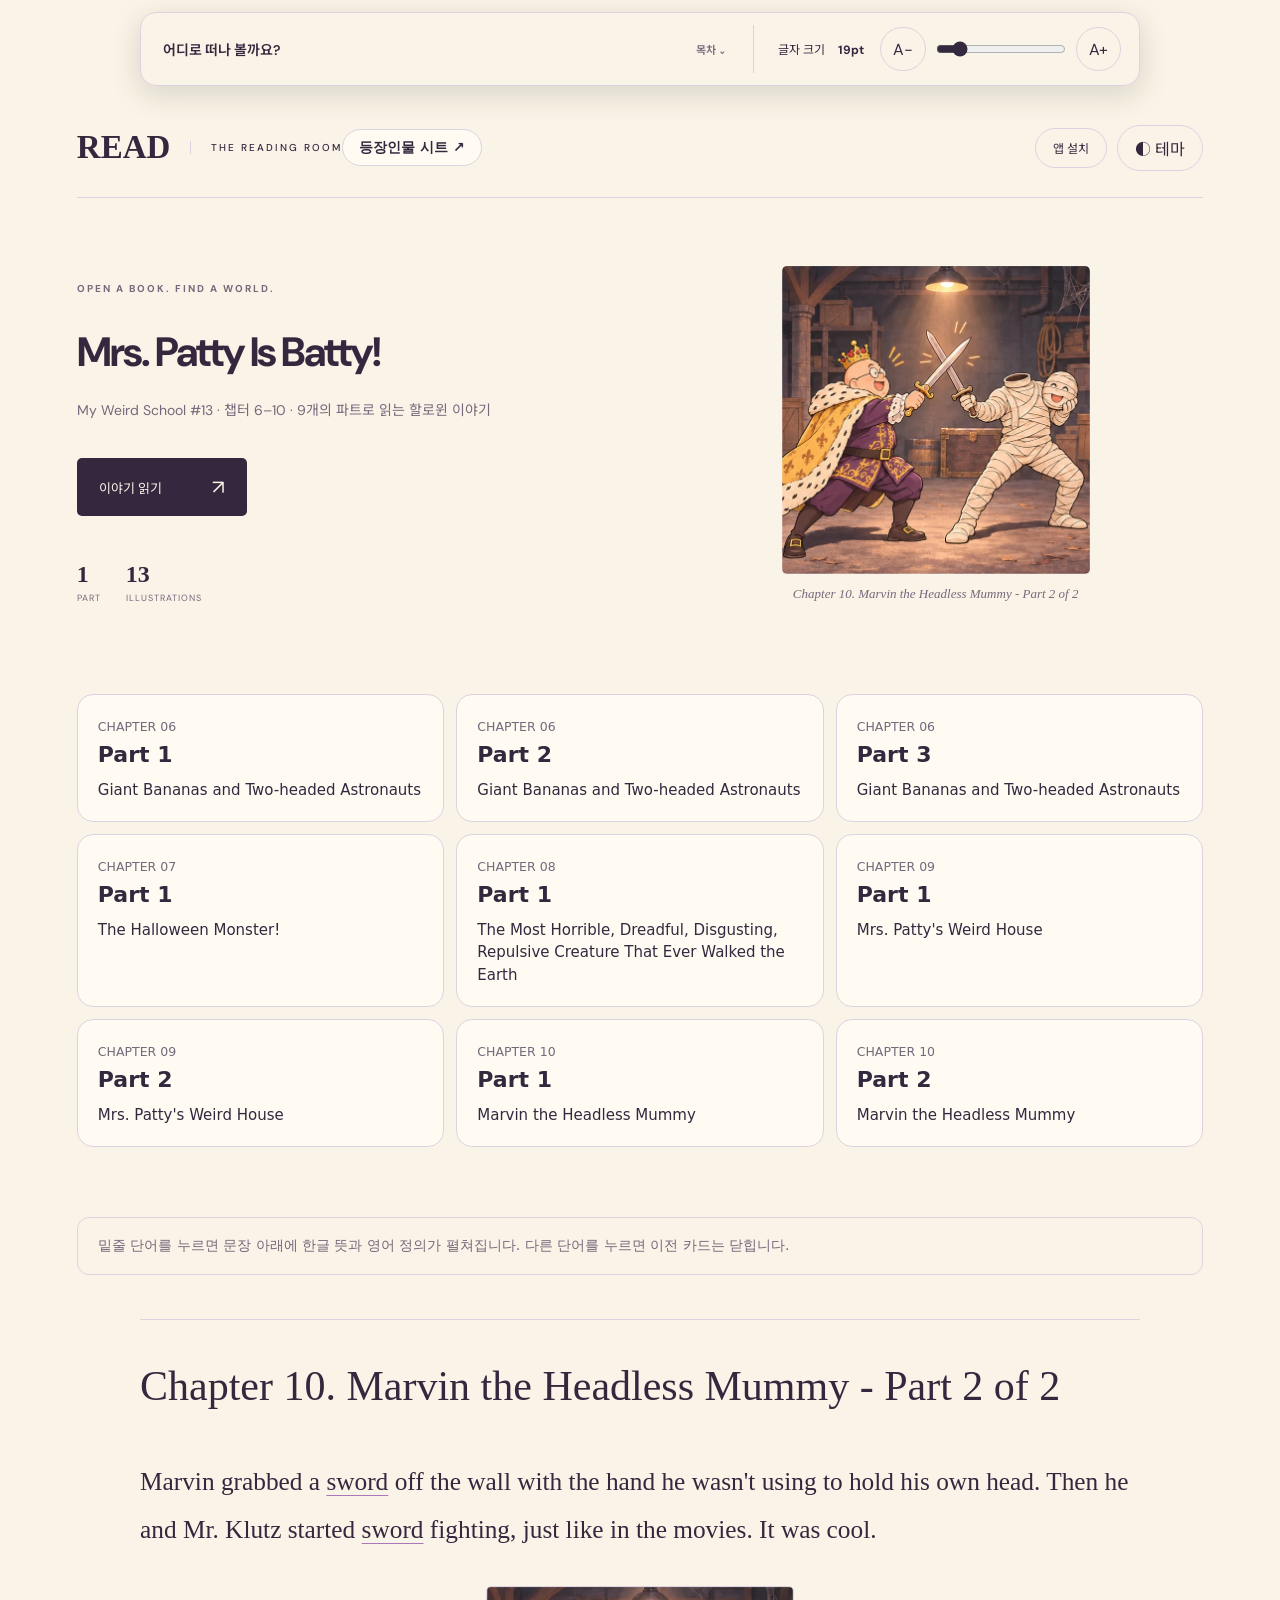
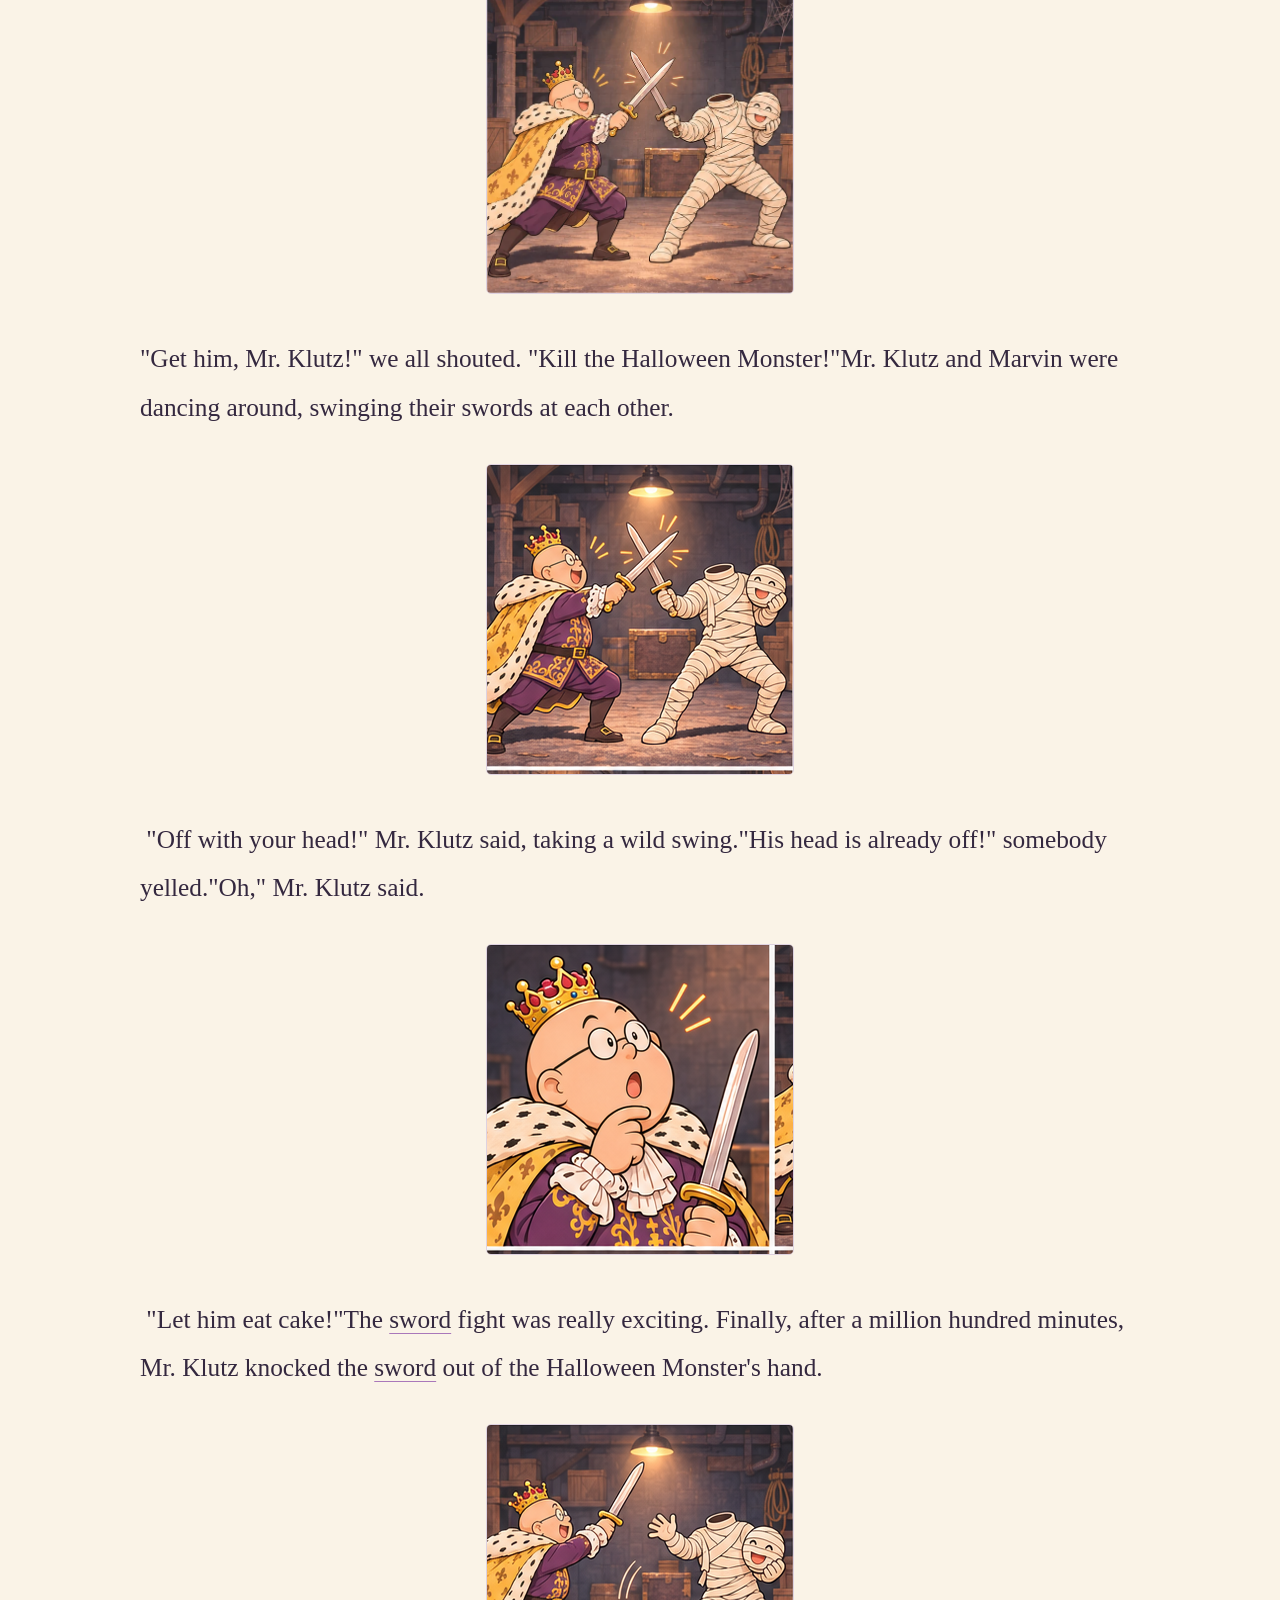
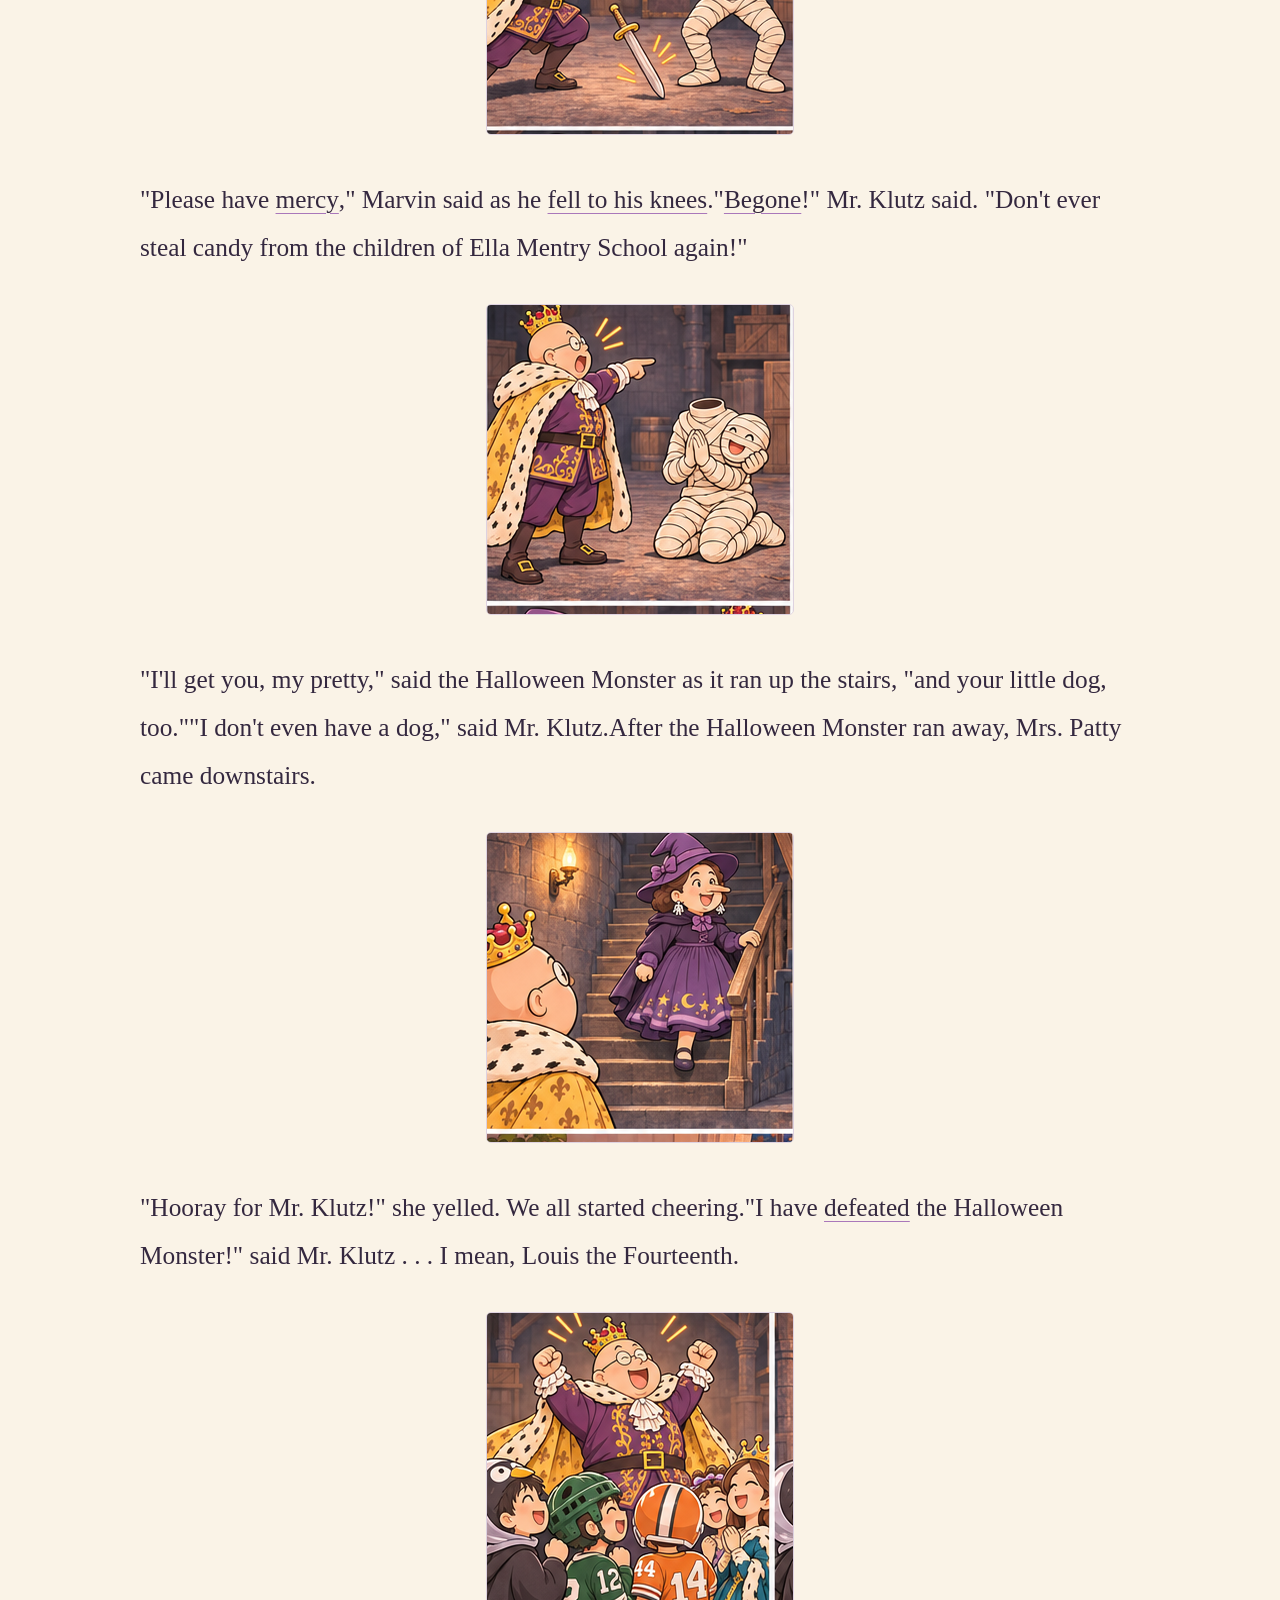
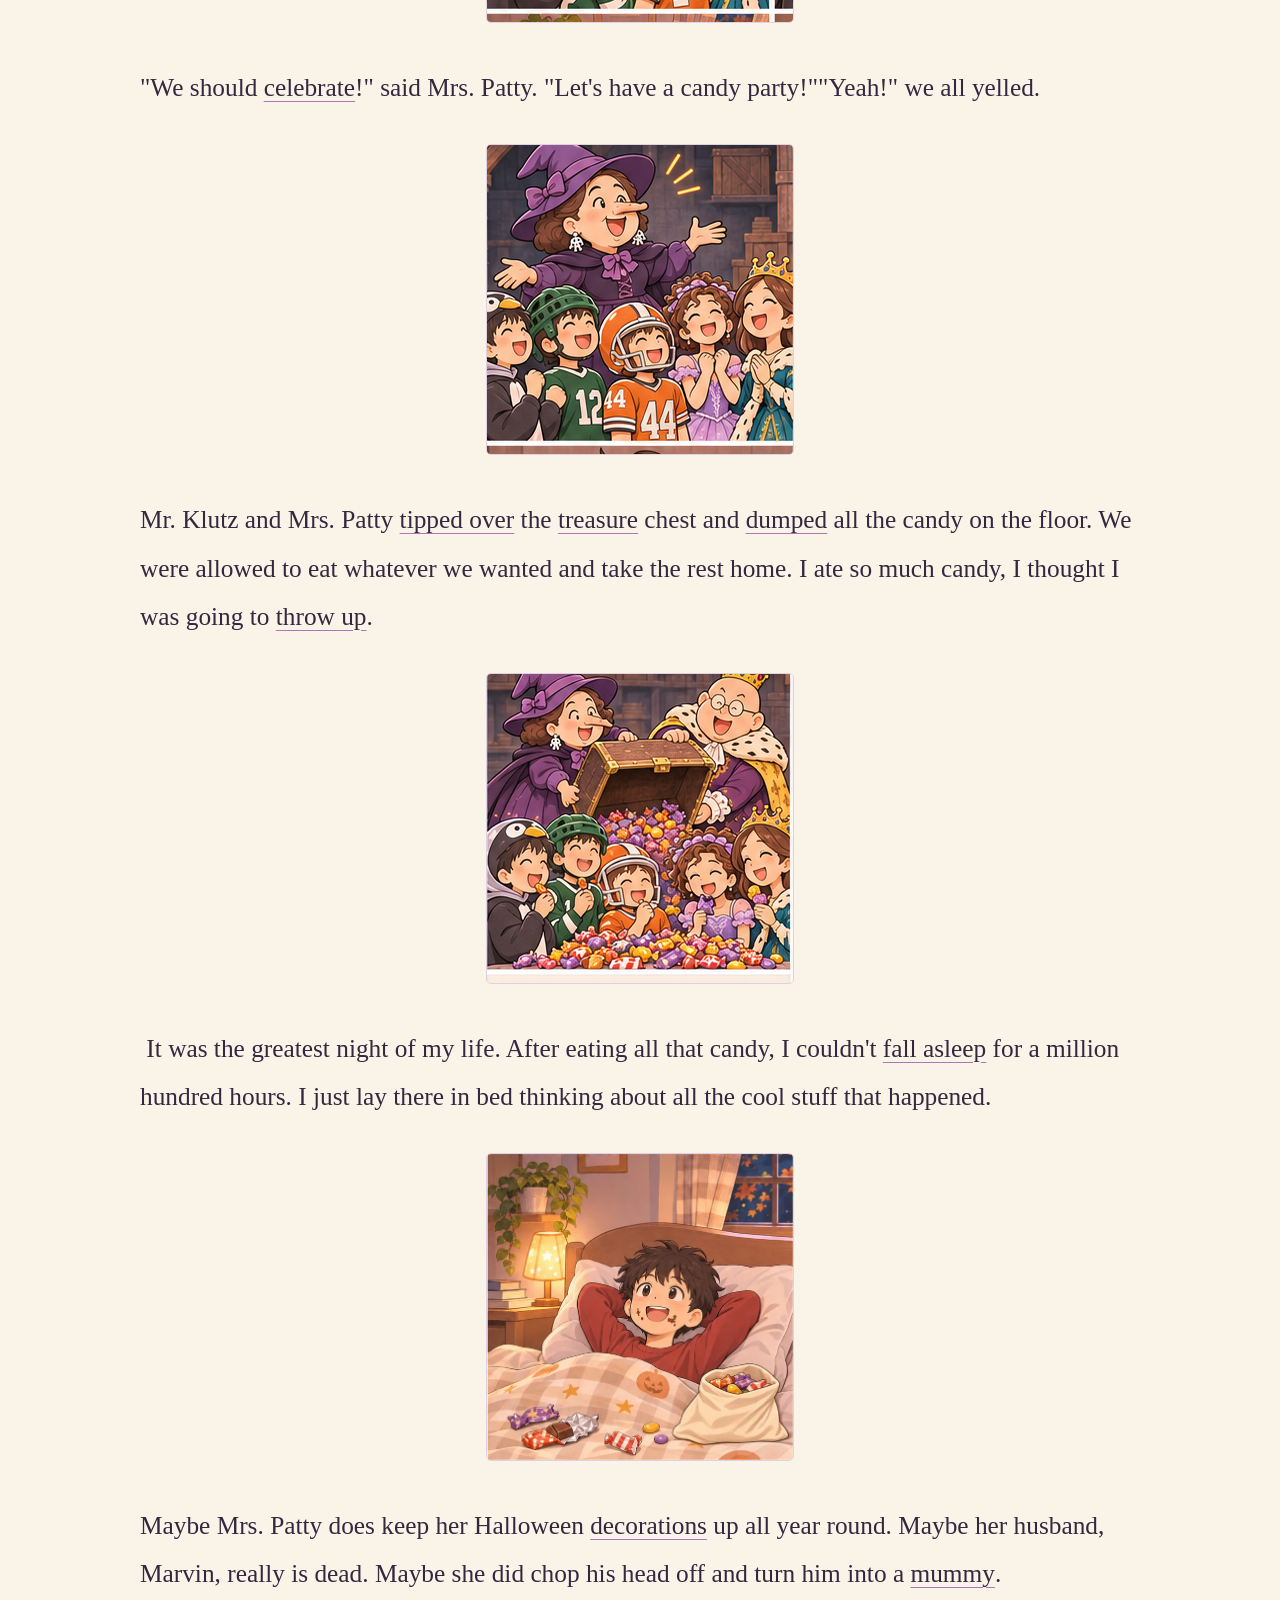
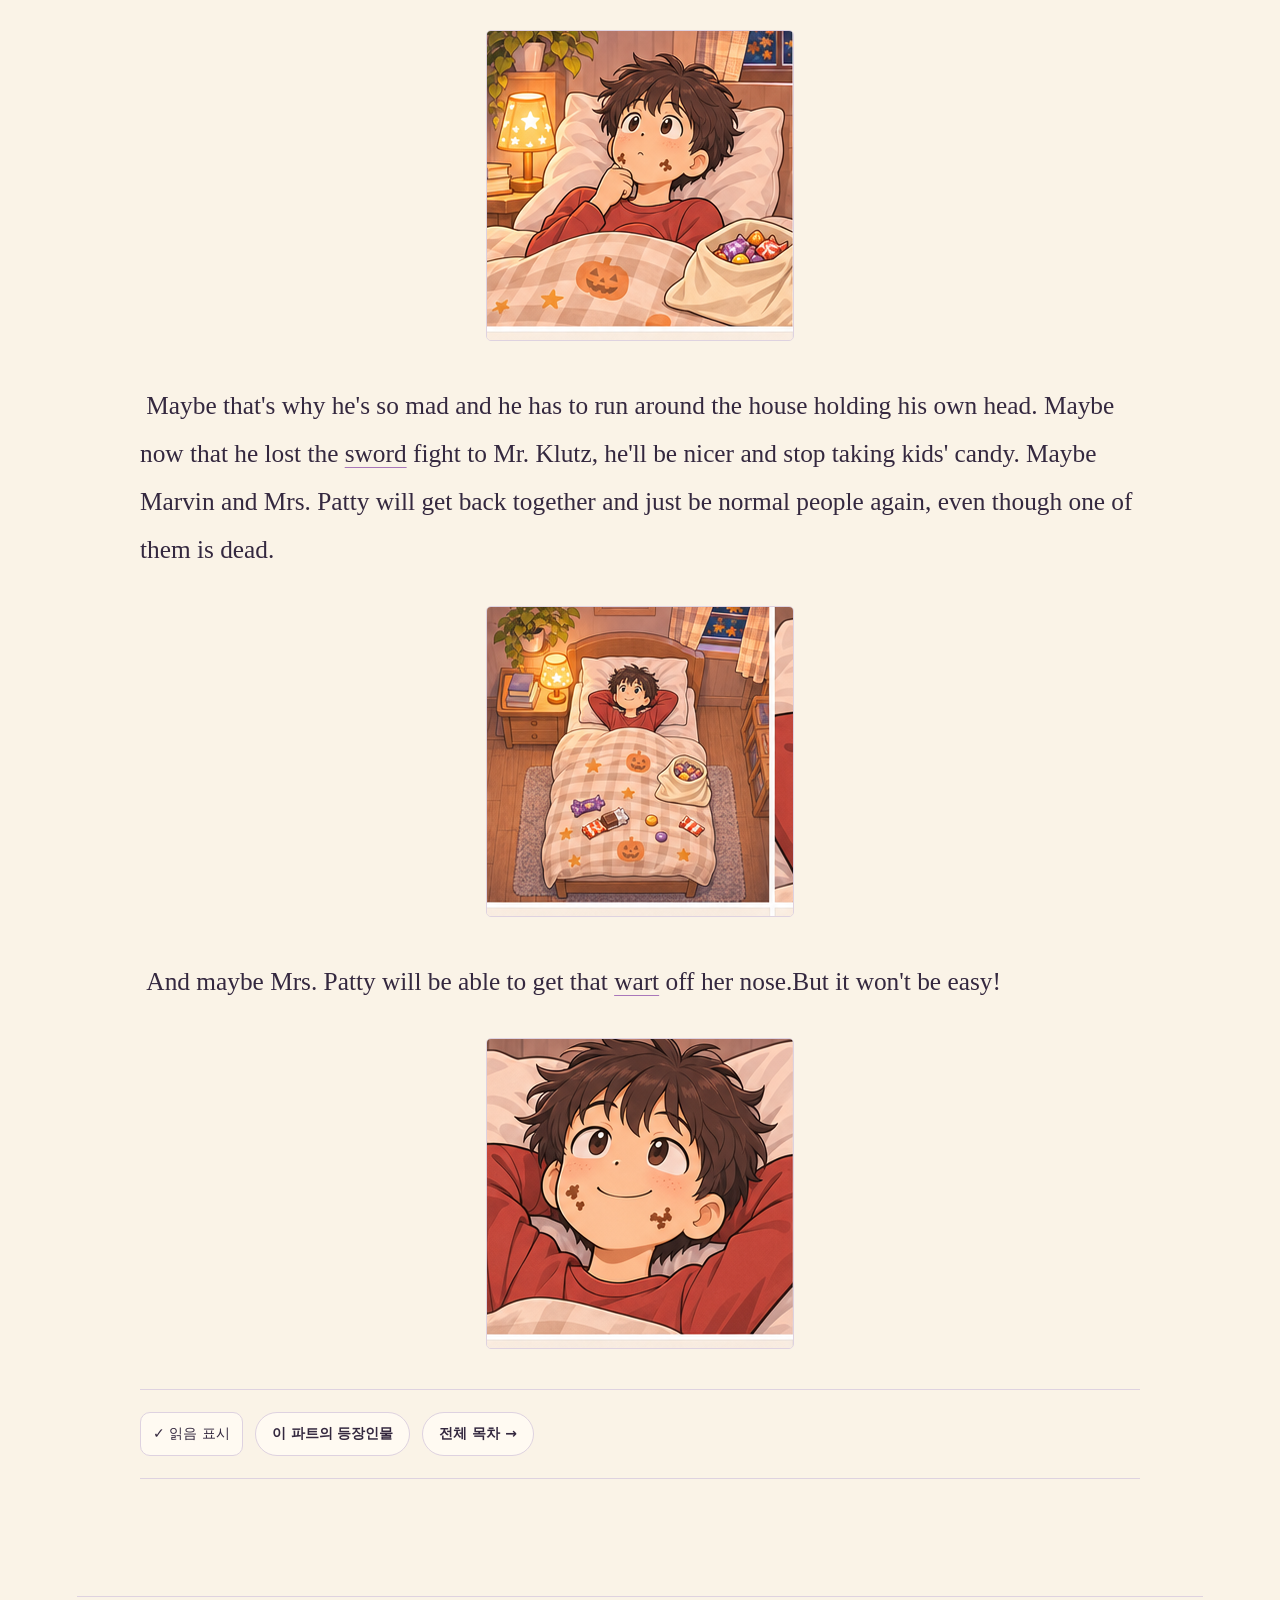
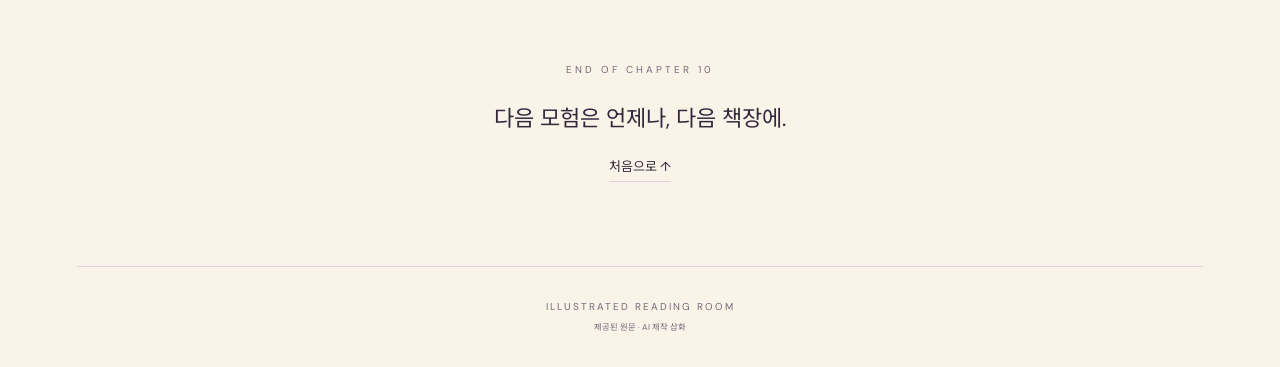
<file: 10-2.html>
<!doctype html>
<html lang="ko" data-story-id="mws13-reading-room"><head><meta charset="utf-8"><meta name="viewport" content="width=device-width,initial-scale=1,viewport-fit=cover"><meta name="theme-color" content="#263e30"><meta name="description" content="My Weird School #13 · 챕터 6–10 · 9개의 파트로 읽는 할로윈 이야기"><title>Chapter 10. Marvin the Headless Mummy - Part 2 of 2 · MWS13</title><link rel="stylesheet" href="style.css?v=866c1f9c6936"><script src="app.js?v=866c1f9c6936" defer></script><script src="pwa.js?v=866c1f9c6936" defer></script><link rel="manifest" href="manifest.webmanifest"><meta name="mobile-web-app-capable" content="yes"><meta name="apple-mobile-web-app-capable" content="yes"><meta name="apple-mobile-web-app-title" content="MWS13 Reader"><meta name="apple-mobile-web-app-status-bar-style" content="black-translucent"><link rel="apple-touch-icon" href="assets/app-icon-180.png"><link rel="icon" type="image/png" sizes="192x192" href="assets/app-icon-192.png"></head>
<body><a class="skip" href="#chapter-009">본문으로 이동</a><div class="floating-reader" id="floating-reader" role="region" aria-label="독서 도구"><details class="chapter-menu" id="chapter-menu"><summary>어디로 떠나 볼까요?<span aria-hidden="true">목차 ⌄</span></summary><nav class="toc" aria-label="전체 이야기 목차"><div class="toc-book"><h3>Mrs. Patty Is Batty!</h3><div class="toc-links"><a href="6-1.html"><span>6-1</span>Chapter 6. Giant Bananas and Two-headed Astronauts</a><a href="6-2.html"><span>6-2</span>Chapter 6. Giant Bananas and Two-headed Astronauts</a><a href="6-3.html"><span>6-3</span>Chapter 6. Giant Bananas and Two-headed Astronauts</a><a href="7-1.html"><span>7-1</span>Chapter 7. The Halloween Monster!</a><a href="8-1.html"><span>8-1</span>Chapter 8. The Most Horrible, Dreadful, Disgusting, Repulsive Creature That Ever Walked the Earth</a><a href="9-1.html"><span>9-1</span>Chapter 9. Mrs. Patty&#x27;s Weird House</a><a href="9-2.html"><span>9-2</span>Chapter 9. Mrs. Patty&#x27;s Weird House</a><a href="10-1.html"><span>10-1</span>Chapter 10. Marvin the Headless Mummy</a><a href="10-2.html"><span>10-2</span>Chapter 10. Marvin the Headless Mummy</a></div></div></nav></details><div class="reading-tools"><div><label for="font-size">글자 크기 <output id="font-value" for="font-size">19pt</output></label></div><div class="size-controls"><button type="button" id="smaller" aria-label="글자 크기 줄이기">A−</button><input id="font-size" type="range" min="14" max="50" step="1" value="19" aria-label="본문 글자 크기"><button type="button" id="larger" aria-label="글자 크기 늘리기">A+</button></div></div></div>
<div class="shell"><header class="topbar"><a class="brand" href="index.html">READ<span>THE READING ROOM</span></a><a class="library-link" href="characters.html">등장인물 시트 ↗</a><button id="install-app" type="button">앱 설치</button><button id="theme" type="button" aria-label="어두운 테마로 전환">◐ <span>테마</span></button></header><main><div class="hero"><div class="hero-copy"><span class="eyebrow">OPEN A BOOK. FIND A WORLD.</span><h1 lang="en">Mrs. Patty Is Batty!</h1><p class="hero-desc">My Weird School #13 · 챕터 6–10 · 9개의 파트로 읽는 할로윈 이야기</p><a class="start" href="#chapter-009">이야기 읽기 <span>↗</span></a><div class="stats"><span><b>1</b> PART</span><span><b>13</b> ILLUSTRATIONS</span></div></div><div class="hero-art"><img src="assets/ch10-sc03.webp" width="619" height="619" loading="eager" decoding="async" alt="Mr. Klutz and the mummy perform their theatrical sword duel."><span class="art-note">Chapter 10. Marvin the Headless Mummy - Part 2 of 2</span></div></div><section class="part-library" aria-label="파트별 읽기"><a class="part-card" href="6-1.html"><small>CHAPTER 06</small><strong>Part 1</strong>Giant Bananas and Two-headed Astronauts<small class="progress-label" data-part="MWS13_C06_P01"></small></a><a class="part-card" href="6-2.html"><small>CHAPTER 06</small><strong>Part 2</strong>Giant Bananas and Two-headed Astronauts<small class="progress-label" data-part="MWS13_C06_P02"></small></a><a class="part-card" href="6-3.html"><small>CHAPTER 06</small><strong>Part 3</strong>Giant Bananas and Two-headed Astronauts<small class="progress-label" data-part="MWS13_C06_P03"></small></a><a class="part-card" href="7-1.html"><small>CHAPTER 07</small><strong>Part 1</strong>The Halloween Monster!<small class="progress-label" data-part="MWS13_C07_P01"></small></a><a class="part-card" href="8-1.html"><small>CHAPTER 08</small><strong>Part 1</strong>The Most Horrible, Dreadful, Disgusting, Repulsive Creature That Ever Walked the Earth<small class="progress-label" data-part="MWS13_C08_P01"></small></a><a class="part-card" href="9-1.html"><small>CHAPTER 09</small><strong>Part 1</strong>Mrs. Patty&#x27;s Weird House<small class="progress-label" data-part="MWS13_C09_P01"></small></a><a class="part-card" href="9-2.html"><small>CHAPTER 09</small><strong>Part 2</strong>Mrs. Patty&#x27;s Weird House<small class="progress-label" data-part="MWS13_C09_P02"></small></a><a class="part-card" href="10-1.html"><small>CHAPTER 10</small><strong>Part 1</strong>Marvin the Headless Mummy<small class="progress-label" data-part="MWS13_C10_P01"></small></a><a class="part-card" href="10-2.html"><small>CHAPTER 10</small><strong>Part 2</strong>Marvin the Headless Mummy<small class="progress-label" data-part="MWS13_C10_P02"></small></a></section><p class="vocab-help">밑줄 단어를 누르면 문장 아래에 한글 뜻과 영어 정의가 펼쳐집니다. 다른 단어를 누르면 이전 카드는 닫힙니다.</p><article><section class="chapter" id="chapter-009" aria-labelledby="chapter-009-title" lang="en"><header class="chapter-head"><span>CHAPTER 09</span><h3 id="chapter-009-title">Chapter 10. Marvin the Headless Mummy - Part 2 of 2</h3></header><div class="reading-block" id="c10p02-b001" data-sentences="3"><span class="source-fragment reading-sentence" id="p0137" data-source-paragraph="p0137" data-start="0" data-end="87">Marvin grabbed a <button type="button" class="vocab-word" data-vocab="sword" aria-expanded="false" aria-controls="vocab-card">sword</button> off the wall with the hand he wasn&#x27;t using to hold his own head.</span><span class="source-fragment reading-sentence" data-source-paragraph="p0137" data-start="87" data-end="158"> Then he and Mr. Klutz started <button type="button" class="vocab-word" data-vocab="sword" aria-expanded="false" aria-controls="vocab-card">sword</button> fighting, just like in the movies.</span><span class="source-fragment reading-sentence" data-source-paragraph="p0137" data-start="158" data-end="171"> It was cool.</span></div><figure class="dense-illustration" data-block="c10p02-b001" data-scene="ch10-sc03"><a href="assets/ch10-sc03.webp" target="_blank" rel="noopener" aria-label="삽화 크게 보기"><img src="assets/ch10-sc03.webp" width="619" height="619" loading="lazy" decoding="async" alt="Mr. Klutz and the mummy perform their theatrical sword duel."></a></figure><div class="reading-block" id="c10p02-b002" data-sentences="3"><span class="source-fragment reading-sentence" id="p0138" data-source-paragraph="p0138" data-start="0" data-end="37">&quot;Get him, Mr. Klutz!&quot; we all shouted.</span><span class="source-fragment reading-sentence" data-source-paragraph="p0138" data-start="37" data-end="67"> &quot;Kill the Halloween Monster!&quot;</span><span class="source-fragment reading-sentence" id="p0139" data-source-paragraph="p0139" data-start="0" data-end="78">Mr. Klutz and Marvin were dancing around, swinging their swords at each other.</span></div><figure class="dense-illustration" data-block="c10p02-b002" data-scene="c10p02-b002-scene"><a href="assets/c10p02-b002-scene.webp" target="_blank" rel="noopener" aria-label="삽화 크게 보기"><img src="assets/c10p02-b002-scene.webp" width="306" height="309" loading="lazy" decoding="async" alt="&quot;Get him, Mr. Klutz!&quot; we all shouted. &quot;Kill the Halloween Monster!&quot; Mr. Klutz and Marvin were dancing around, swinging their swords at each "></a></figure><div class="reading-block" id="c10p02-b003" data-sentences="3"><span class="source-fragment reading-sentence" data-source-paragraph="p0139" data-start="78" data-end="137"> &quot;Off with your head!&quot; Mr. Klutz said, taking a wild swing.</span><span class="source-fragment reading-sentence" id="p0140" data-source-paragraph="p0140" data-start="0" data-end="43">&quot;His head is already off!&quot; somebody yelled.</span><span class="source-fragment reading-sentence" id="p0141" data-source-paragraph="p0141" data-start="0" data-end="21">&quot;Oh,&quot; Mr. Klutz said.</span></div><figure class="dense-illustration" data-block="c10p02-b003" data-scene="c10p02-b003-scene"><a href="assets/c10p02-b003-scene.webp" target="_blank" rel="noopener" aria-label="삽화 크게 보기"><img src="assets/c10p02-b003-scene.webp" width="306" height="309" loading="lazy" decoding="async" alt="&quot;Off with your head!&quot; Mr. Klutz said, taking a wild swing. &quot;His head is already off!&quot; somebody yelled. &quot;Oh,&quot; Mr. Klutz said."></a></figure><div class="reading-block" id="c10p02-b004" data-sentences="3"><span class="source-fragment reading-sentence" data-source-paragraph="p0141" data-start="21" data-end="41"> &quot;Let him eat cake!&quot;</span><span class="source-fragment reading-sentence" id="p0142" data-source-paragraph="p0142" data-start="0" data-end="36">The <button type="button" class="vocab-word" data-vocab="sword" aria-expanded="false" aria-controls="vocab-card">sword</button> fight was really exciting.</span><span class="source-fragment reading-sentence" data-source-paragraph="p0142" data-start="36" data-end="143"> Finally, after a million hundred minutes, Mr. Klutz knocked the <button type="button" class="vocab-word" data-vocab="sword" aria-expanded="false" aria-controls="vocab-card">sword</button> out of the Halloween Monster&#x27;s hand.</span></div><figure class="dense-illustration" data-block="c10p02-b004" data-scene="c10p02-b004-scene"><a href="assets/c10p02-b004-scene.webp" target="_blank" rel="noopener" aria-label="삽화 크게 보기"><img src="assets/c10p02-b004-scene.webp" width="306" height="309" loading="lazy" decoding="async" alt="&quot;Let him eat cake!&quot; The sword fight was really exciting. Finally, after a million hundred minutes, Mr. Klutz knocked the sword out of the Ha"></a></figure><div class="reading-block" id="c10p02-b005" data-sentences="3"><span class="source-fragment reading-sentence" id="p0143" data-source-paragraph="p0143" data-start="0" data-end="57">&quot;Please have <button type="button" class="vocab-word" data-vocab="mercy" aria-expanded="false" aria-controls="vocab-card">mercy</button>,&quot; Marvin said as he <button type="button" class="vocab-word" data-vocab="fell to his knees" aria-expanded="false" aria-controls="vocab-card">fell to his knees</button>.</span><span class="source-fragment reading-sentence" id="p0144" data-source-paragraph="p0144" data-start="0" data-end="25">&quot;<button type="button" class="vocab-word" data-vocab="begone" aria-expanded="false" aria-controls="vocab-card">Begone</button>!&quot; Mr. Klutz said.</span><span class="source-fragment reading-sentence" data-source-paragraph="p0144" data-start="25" data-end="97"> &quot;Don&#x27;t ever steal candy from the children of Ella Mentry School again!&quot;</span></div><figure class="dense-illustration" data-block="c10p02-b005" data-scene="c10p02-b005-scene"><a href="assets/c10p02-b005-scene.webp" target="_blank" rel="noopener" aria-label="삽화 크게 보기"><img src="assets/c10p02-b005-scene.webp" width="306" height="309" loading="lazy" decoding="async" alt="&quot;Please have mercy,&quot; Marvin said as he fell to his knees. &quot;Begone!&quot; Mr. Klutz said. &quot;Don&#x27;t ever steal candy from the children of Ella Mentry"></a></figure><div class="reading-block" id="c10p02-b006" data-sentences="3"><span class="source-fragment reading-sentence" id="p0145" data-source-paragraph="p0145" data-start="0" data-end="106">&quot;I&#x27;ll get you, my pretty,&quot; said the Halloween Monster as it ran up the stairs, &quot;and your little dog, too.&quot;</span><span class="source-fragment reading-sentence" id="p0146" data-source-paragraph="p0146" data-start="0" data-end="42">&quot;I don&#x27;t even have a dog,&quot; said Mr. Klutz.</span><span class="source-fragment reading-sentence" id="p0147" data-source-paragraph="p0147" data-start="0" data-end="65">After the Halloween Monster ran away, Mrs. Patty came downstairs.</span></div><figure class="dense-illustration" data-block="c10p02-b006" data-scene="c10p02-b006-scene"><a href="assets/c10p02-b006-scene.webp" target="_blank" rel="noopener" aria-label="삽화 크게 보기"><img src="assets/c10p02-b006-scene.webp" width="306" height="309" loading="lazy" decoding="async" alt="&quot;I&#x27;ll get you, my pretty,&quot; said the Halloween Monster as it ran up the stairs, &quot;and your little dog, too.&quot; &quot;I don&#x27;t even have a dog,&quot; said M"></a></figure><div class="reading-block" id="c10p02-b007" data-sentences="3"><span class="source-fragment reading-sentence" id="p0148" data-source-paragraph="p0148" data-start="0" data-end="35">&quot;Hooray for Mr. Klutz!&quot; she yelled.</span><span class="source-fragment reading-sentence" data-source-paragraph="p0148" data-start="35" data-end="60"> We all started cheering.</span><span class="source-fragment reading-sentence" id="p0149" data-source-paragraph="p0149" data-start="0" data-end="91">&quot;I have <button type="button" class="vocab-word" data-vocab="defeated" aria-expanded="false" aria-controls="vocab-card">defeated</button> the Halloween Monster!&quot; said Mr. Klutz . . . I mean, Louis the Fourteenth.</span></div><figure class="dense-illustration" data-block="c10p02-b007" data-scene="c10p02-b007-scene"><a href="assets/c10p02-b007-scene.webp" target="_blank" rel="noopener" aria-label="삽화 크게 보기"><img src="assets/c10p02-b007-scene.webp" width="306" height="309" loading="lazy" decoding="async" alt="&quot;Hooray for Mr. Klutz!&quot; she yelled. We all started cheering. &quot;I have defeated the Halloween Monster!&quot; said Mr. Klutz . . . I mean, Louis the"></a></figure><div class="reading-block" id="c10p02-b008" data-sentences="3"><span class="source-fragment reading-sentence" id="p0150" data-source-paragraph="p0150" data-start="0" data-end="39">&quot;We should <button type="button" class="vocab-word" data-vocab="celebrate" aria-expanded="false" aria-controls="vocab-card">celebrate</button>!&quot; said Mrs. Patty.</span><span class="source-fragment reading-sentence" data-source-paragraph="p0150" data-start="39" data-end="67"> &quot;Let&#x27;s have a candy party!&quot;</span><span class="source-fragment reading-sentence" id="p0151" data-source-paragraph="p0151" data-start="0" data-end="22">&quot;Yeah!&quot; we all yelled.</span></div><figure class="dense-illustration" data-block="c10p02-b008" data-scene="c10p02-b008-scene"><a href="assets/c10p02-b008-scene.webp" target="_blank" rel="noopener" aria-label="삽화 크게 보기"><img src="assets/c10p02-b008-scene.webp" width="306" height="309" loading="lazy" decoding="async" alt="&quot;We should celebrate!&quot; said Mrs. Patty. &quot;Let&#x27;s have a candy party!&quot; &quot;Yeah!&quot; we all yelled."></a></figure><div class="reading-block" id="c10p02-b009" data-sentences="3"><span class="source-fragment reading-sentence" id="p0152" data-source-paragraph="p0152" data-start="0" data-end="94">Mr. Klutz and Mrs. Patty <button type="button" class="vocab-word" data-vocab="tipped over" aria-expanded="false" aria-controls="vocab-card">tipped over</button> the <button type="button" class="vocab-word" data-vocab="treasure" aria-expanded="false" aria-controls="vocab-card">treasure</button> chest and <button type="button" class="vocab-word" data-vocab="dumped" aria-expanded="false" aria-controls="vocab-card">dumped</button> all the candy on the floor.</span><span class="source-fragment reading-sentence" data-source-paragraph="p0152" data-start="94" data-end="160"> We were allowed to eat whatever we wanted and take the rest home.</span><span class="source-fragment reading-sentence" data-source-paragraph="p0152" data-start="160" data-end="216"> I ate so much candy, I thought I was going to <button type="button" class="vocab-word" data-vocab="throw up" aria-expanded="false" aria-controls="vocab-card">throw up</button>.</span></div><figure class="dense-illustration" data-block="c10p02-b009" data-scene="c10p02-b009-scene"><a href="assets/c10p02-b009-scene.webp" target="_blank" rel="noopener" aria-label="삽화 크게 보기"><img src="assets/c10p02-b009-scene.webp" width="306" height="309" loading="lazy" decoding="async" alt="Mr. Klutz and Mrs. Patty tipped over the treasure chest and dumped all the candy on the floor. We were allowed to eat whatever we wanted and"></a></figure><div class="reading-block" id="c10p02-b010" data-sentences="3"><span class="source-fragment reading-sentence" data-source-paragraph="p0152" data-start="216" data-end="254"> It was the greatest night of my life.</span><span class="source-fragment reading-sentence" data-source-paragraph="p0152" data-start="254" data-end="335"> After eating all that candy, I couldn&#x27;t <button type="button" class="vocab-word" data-vocab="fall asleep" aria-expanded="false" aria-controls="vocab-card">fall asleep</button> for a million hundred hours.</span><span class="source-fragment reading-sentence" data-source-paragraph="p0152" data-start="335" data-end="408"> I just lay there in bed thinking about all the cool stuff that happened.</span></div><figure class="dense-illustration" data-block="c10p02-b010" data-scene="ch10-sc04"><a href="assets/ch10-sc04.webp" target="_blank" rel="noopener" aria-label="삽화 크게 보기"><img src="assets/ch10-sc04.webp" width="619" height="619" loading="lazy" decoding="async" alt="A.J. lies in bed in ordinary covered sleepwear after the candy party."></a></figure><div class="reading-block" id="c10p02-b011" data-sentences="3"><span class="source-fragment reading-sentence" id="p0153" data-source-paragraph="p0153" data-start="0" data-end="71">Maybe Mrs. Patty does keep her Halloween <button type="button" class="vocab-word" data-vocab="decorations" aria-expanded="false" aria-controls="vocab-card">decorations</button> up all year round.</span><span class="source-fragment reading-sentence" data-source-paragraph="p0153" data-start="71" data-end="114"> Maybe her husband, Marvin, really is dead.</span><span class="source-fragment reading-sentence" data-source-paragraph="p0153" data-start="114" data-end="173"> Maybe she did chop his head off and turn him into a <button type="button" class="vocab-word" data-vocab="mummy" aria-expanded="false" aria-controls="vocab-card">mummy</button>.</span></div><figure class="dense-illustration" data-block="c10p02-b011" data-scene="c10p02-b011-scene"><a href="assets/c10p02-b011-scene.webp" target="_blank" rel="noopener" aria-label="삽화 크게 보기"><img src="assets/c10p02-b011-scene.webp" width="306" height="309" loading="lazy" decoding="async" alt="Maybe Mrs. Patty does keep her Halloween decorations up all year round. Maybe her husband, Marvin, really is dead. Maybe she did chop his he"></a></figure><div class="reading-block" id="c10p02-b012" data-sentences="3"><span class="source-fragment reading-sentence" data-source-paragraph="p0153" data-start="173" data-end="259"> Maybe that&#x27;s why he&#x27;s so mad and he has to run around the house holding his own head.</span><span class="source-fragment reading-sentence" data-source-paragraph="p0153" data-start="259" data-end="356"> Maybe now that he lost the <button type="button" class="vocab-word" data-vocab="sword" aria-expanded="false" aria-controls="vocab-card">sword</button> fight to Mr. Klutz, he&#x27;ll be nicer and stop taking kids&#x27; candy.</span><span class="source-fragment reading-sentence" data-source-paragraph="p0153" data-start="356" data-end="473"> Maybe Marvin and Mrs. Patty will get back together and just be normal people again, even though one of them is dead.</span></div><figure class="dense-illustration" data-block="c10p02-b012" data-scene="c10p02-b012-scene"><a href="assets/c10p02-b012-scene.webp" target="_blank" rel="noopener" aria-label="삽화 크게 보기"><img src="assets/c10p02-b012-scene.webp" width="306" height="309" loading="lazy" decoding="async" alt="Maybe that&#x27;s why he&#x27;s so mad and he has to run around the house holding his own head. Maybe now that he lost the sword fight to Mr. Klutz, h"></a></figure><div class="reading-block" id="c10p02-b013" data-sentences="2"><span class="source-fragment reading-sentence" data-source-paragraph="p0153" data-start="473" data-end="538"> And maybe Mrs. Patty will be able to get that <button type="button" class="vocab-word" data-vocab="wart" aria-expanded="false" aria-controls="vocab-card">wart</button> off her nose.</span><span class="source-fragment reading-sentence" id="p0154" data-source-paragraph="p0154" data-start="0" data-end="21">But it won&#x27;t be easy!</span></div><figure class="dense-illustration" data-block="c10p02-b013" data-scene="c10p02-b013-scene"><a href="assets/c10p02-b013-scene.webp" target="_blank" rel="noopener" aria-label="삽화 크게 보기"><img src="assets/c10p02-b013-scene.webp" width="306" height="309" loading="lazy" decoding="async" alt="And maybe Mrs. Patty will be able to get that wart off her nose. But it won&#x27;t be easy!"></a></figure><div class="part-finish"><button class="check-read" data-complete="MWS13_C10_P02">✓ 읽음 표시</button><a class="library-link" href="characters.html?part=MWS13_C10_P02">이 파트의 등장인물</a><a class="library-link" href="index.html">전체 목차 →</a></div></section></article><div class="end-note"><span>END OF CHAPTER 10</span><p>다음 모험은 언제나, 다음 책장에.</p><a href="#">처음으로 ↑</a></div></main><footer>ILLUSTRATED READING ROOM<br><small>제공된 원문 · AI 제작 삽화</small></footer></div>
<dialog id="install-help" aria-labelledby="install-title"><h2 id="install-title">내 독서 앱으로 설치하기</h2><p id="install-instructions"></p><p class="install-note">설치 후 홈 화면이나 바탕 화면의 앱 아이콘을 눌러 열어 주세요.</p><div class="install-buttons"><button type="button" id="read-fullscreen" hidden>전체화면으로 읽기</button><form method="dialog"><button>닫기</button></form></div></dialog><script src="vocabulary.js" defer></script><script src="parts.js" defer></script></body></html>
</file>
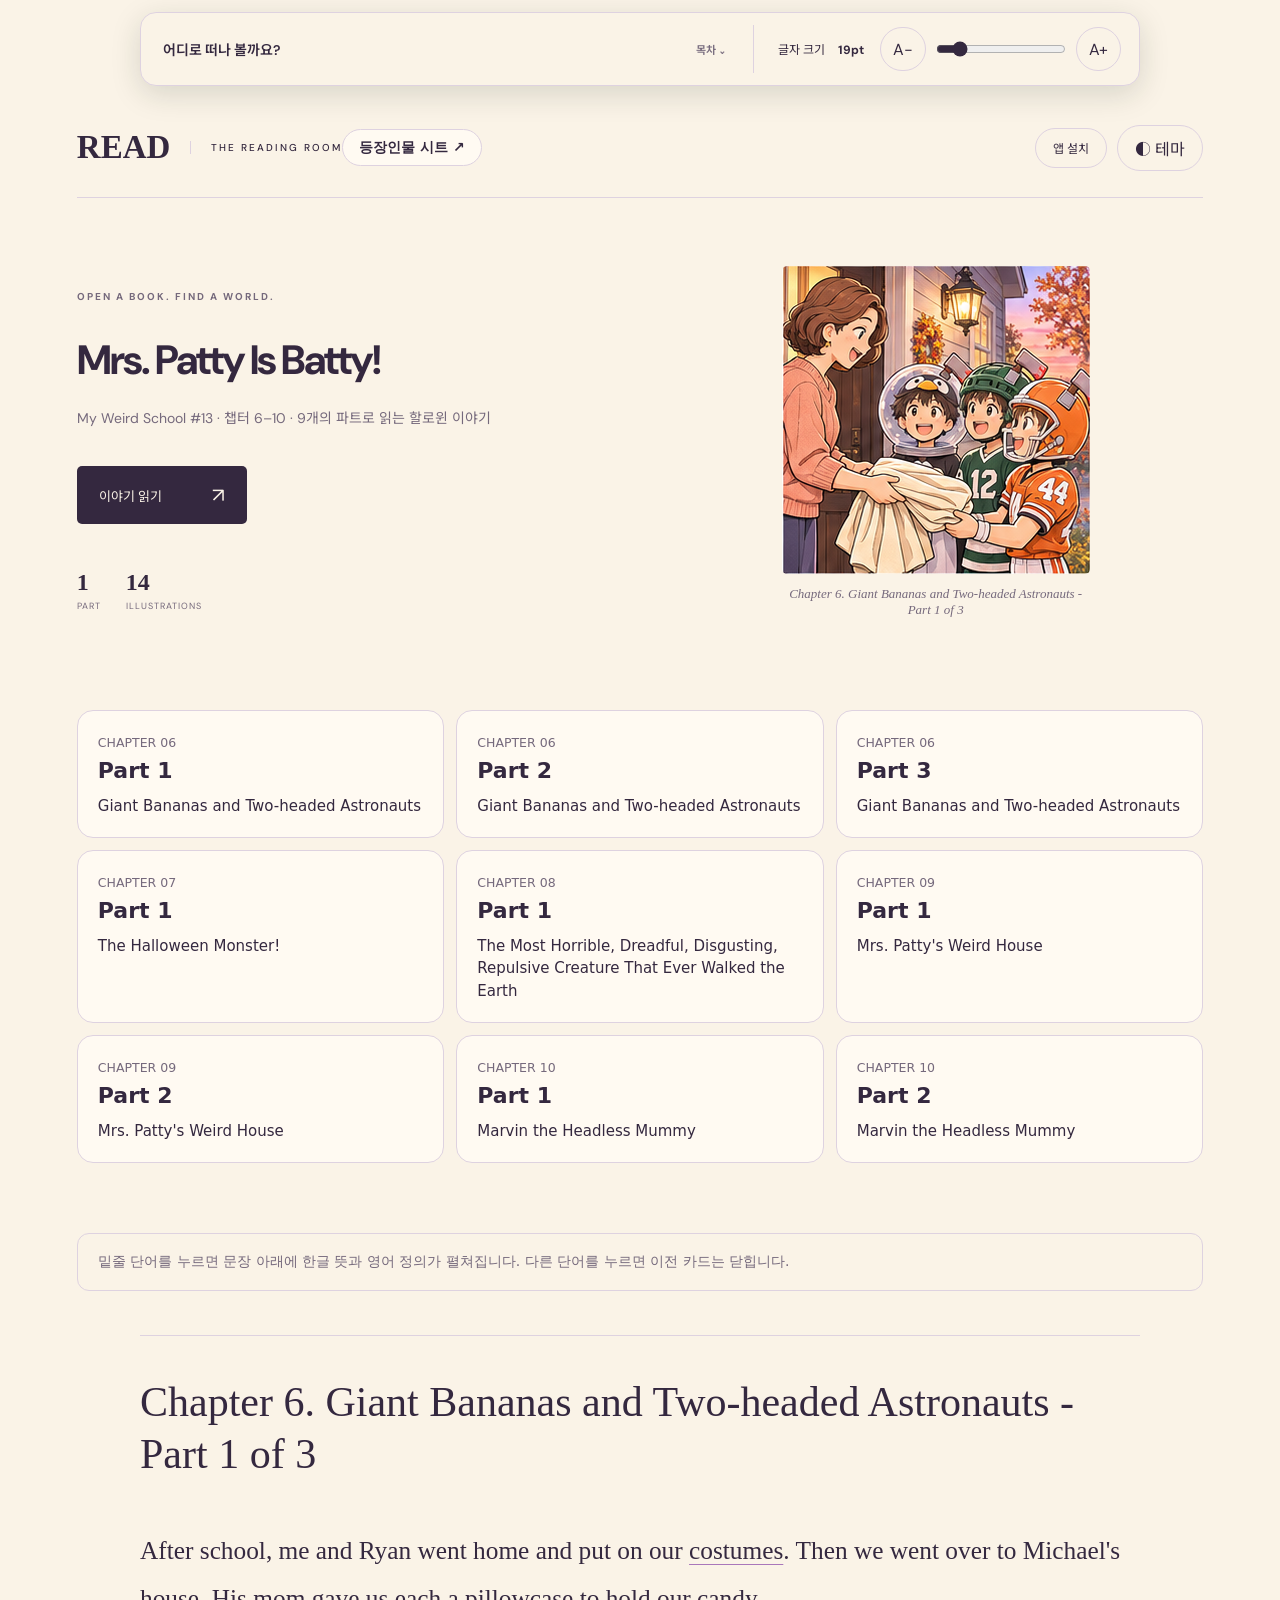
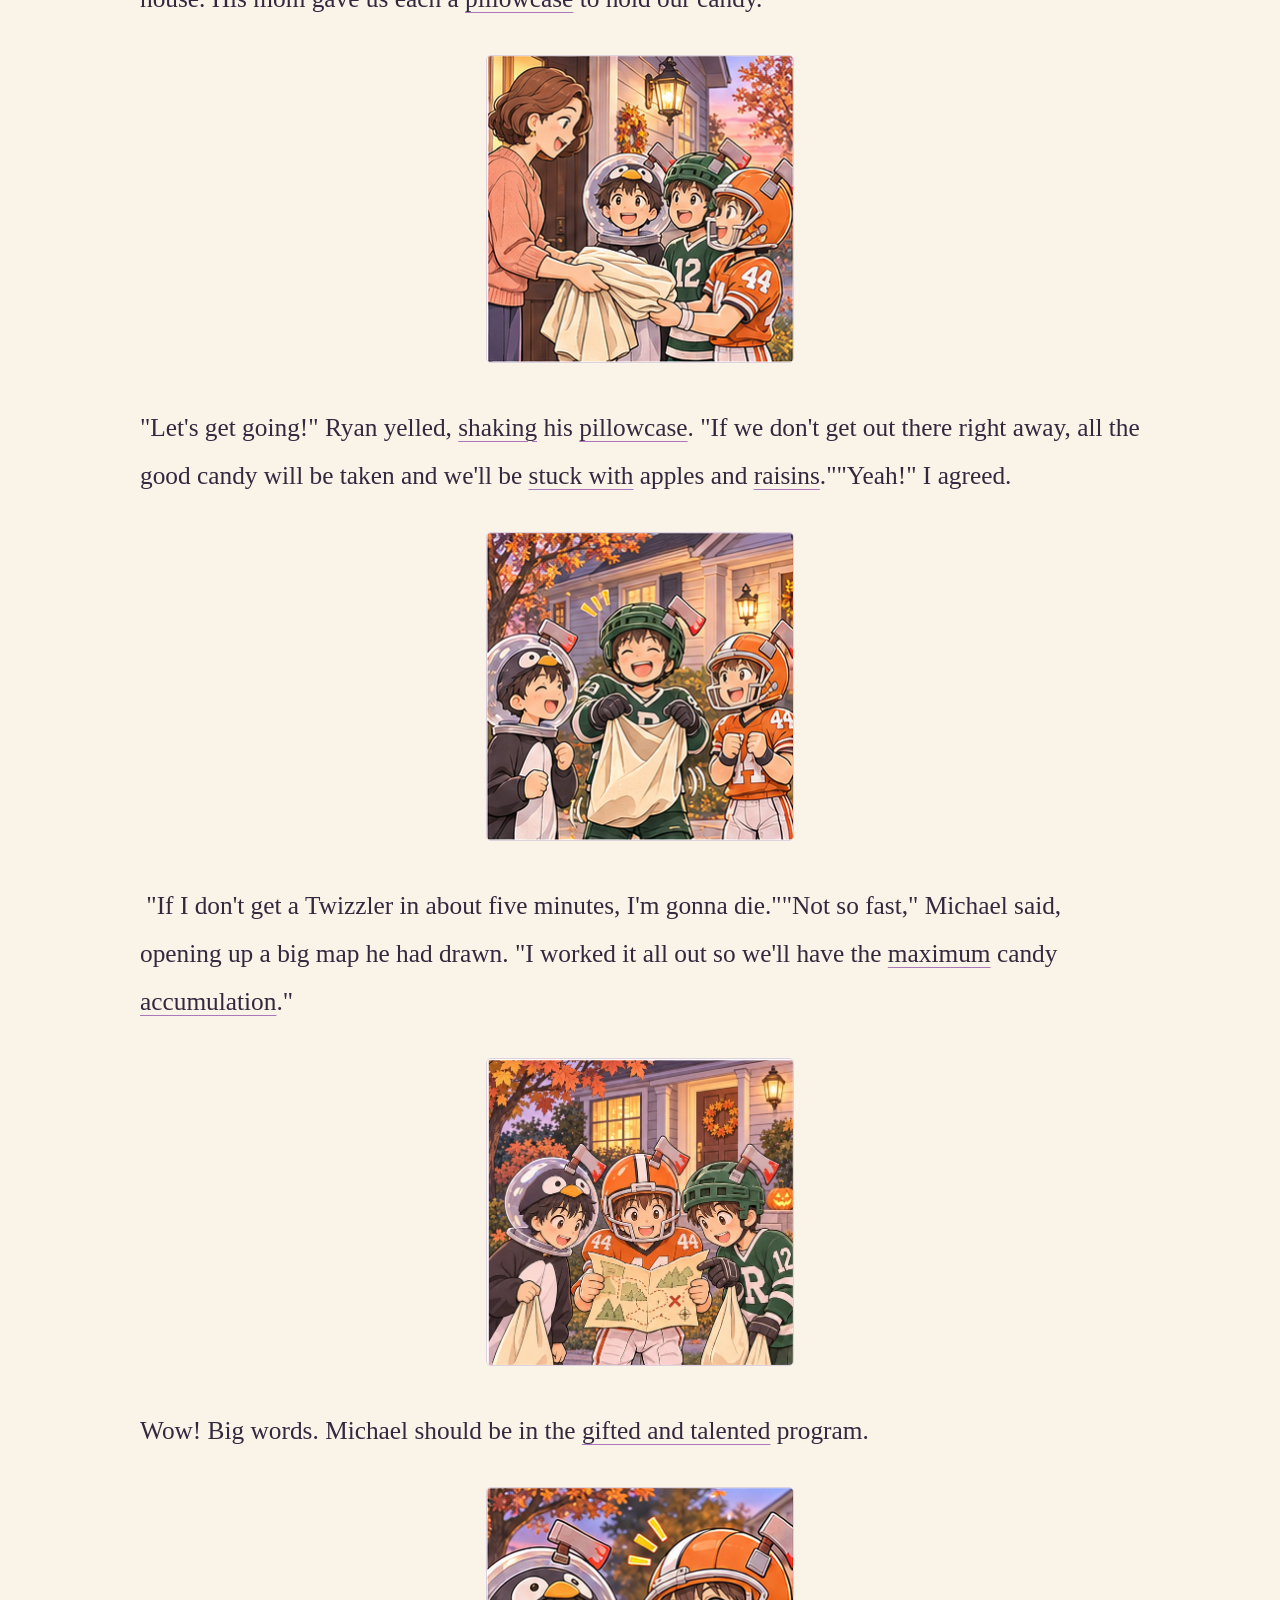
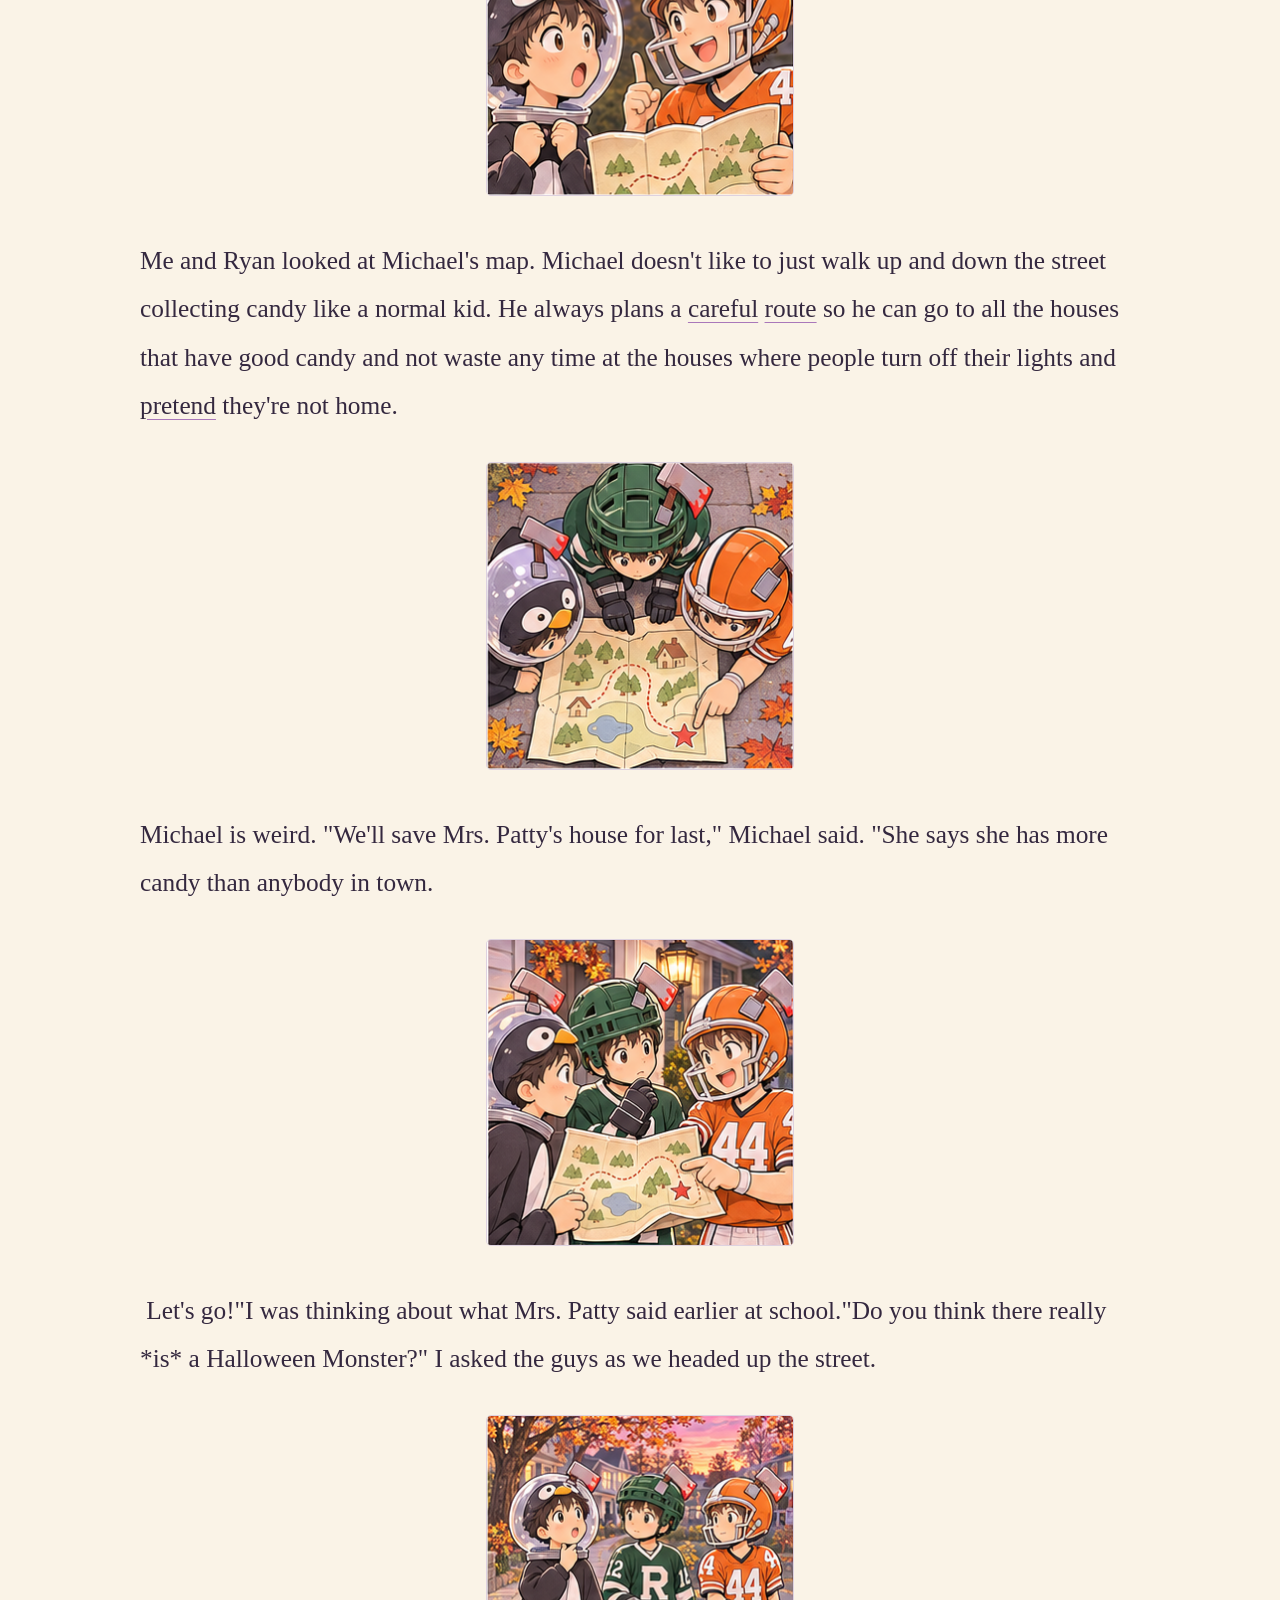
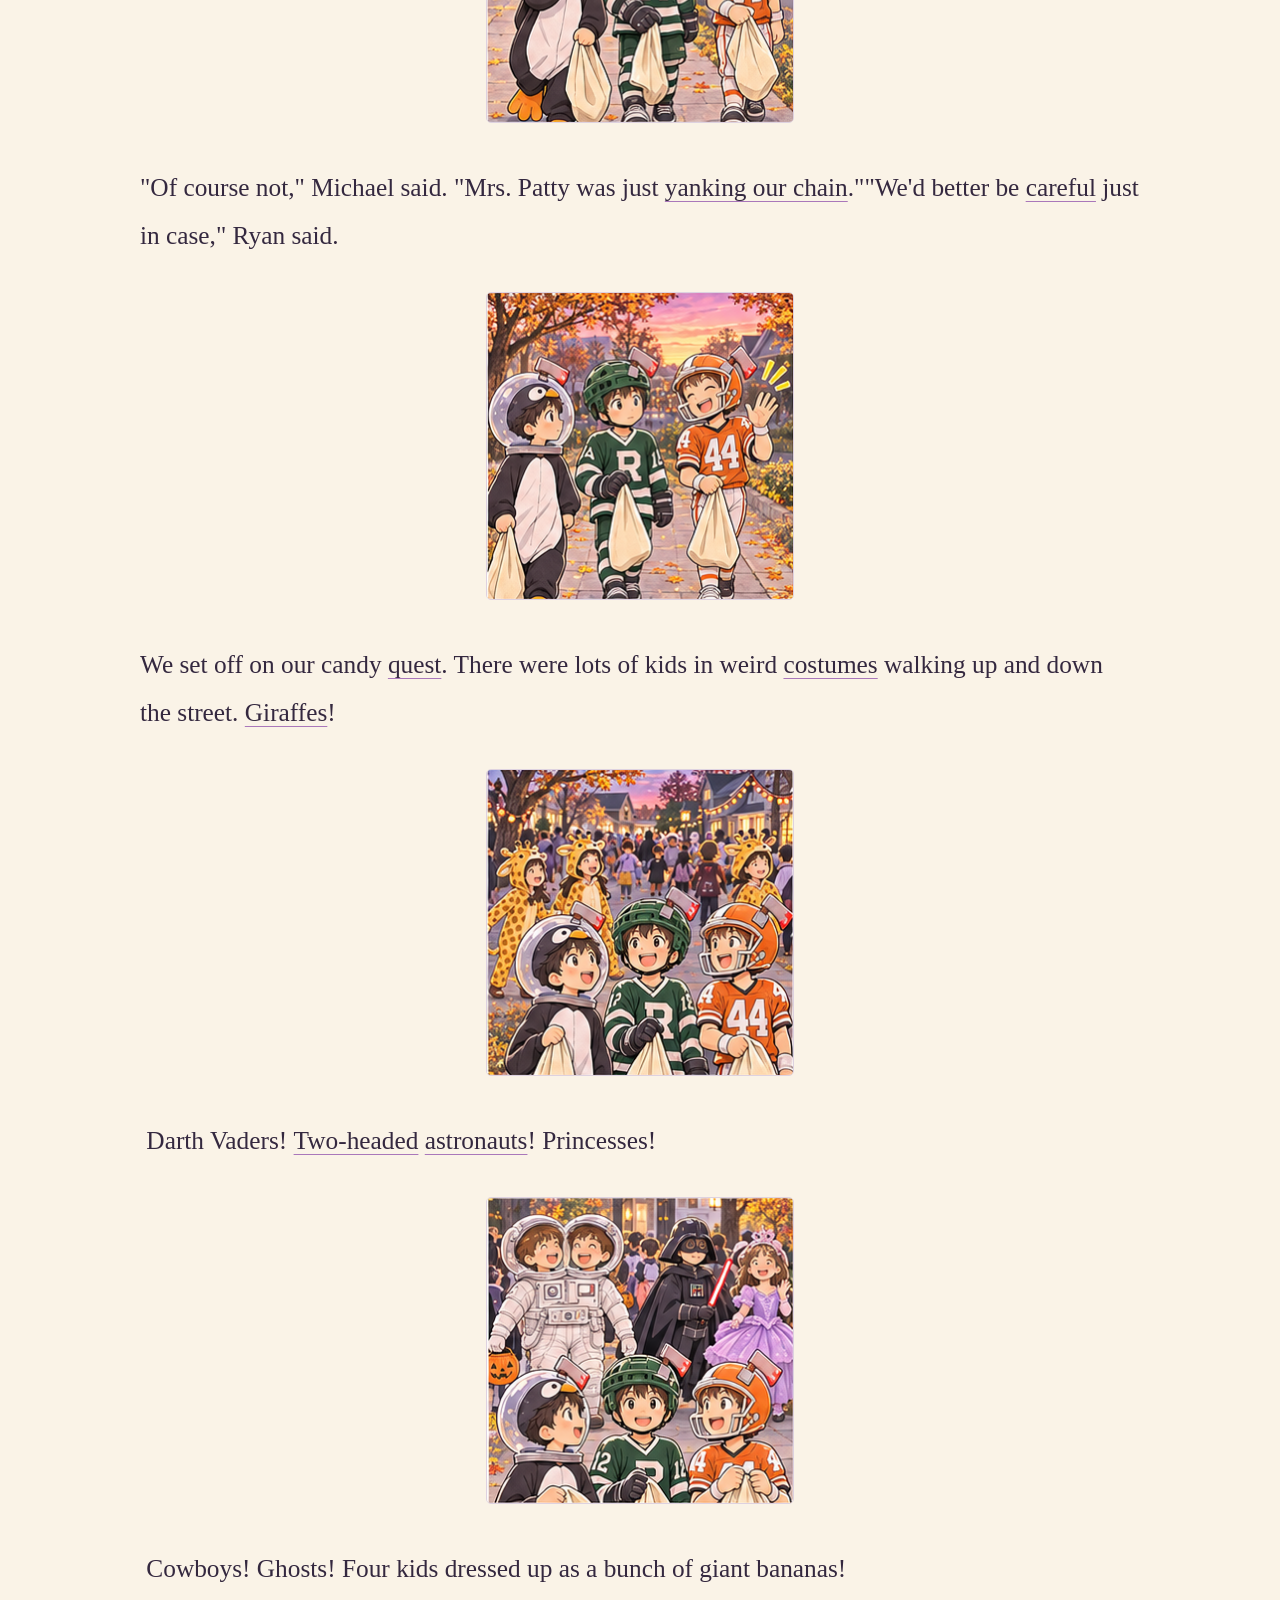
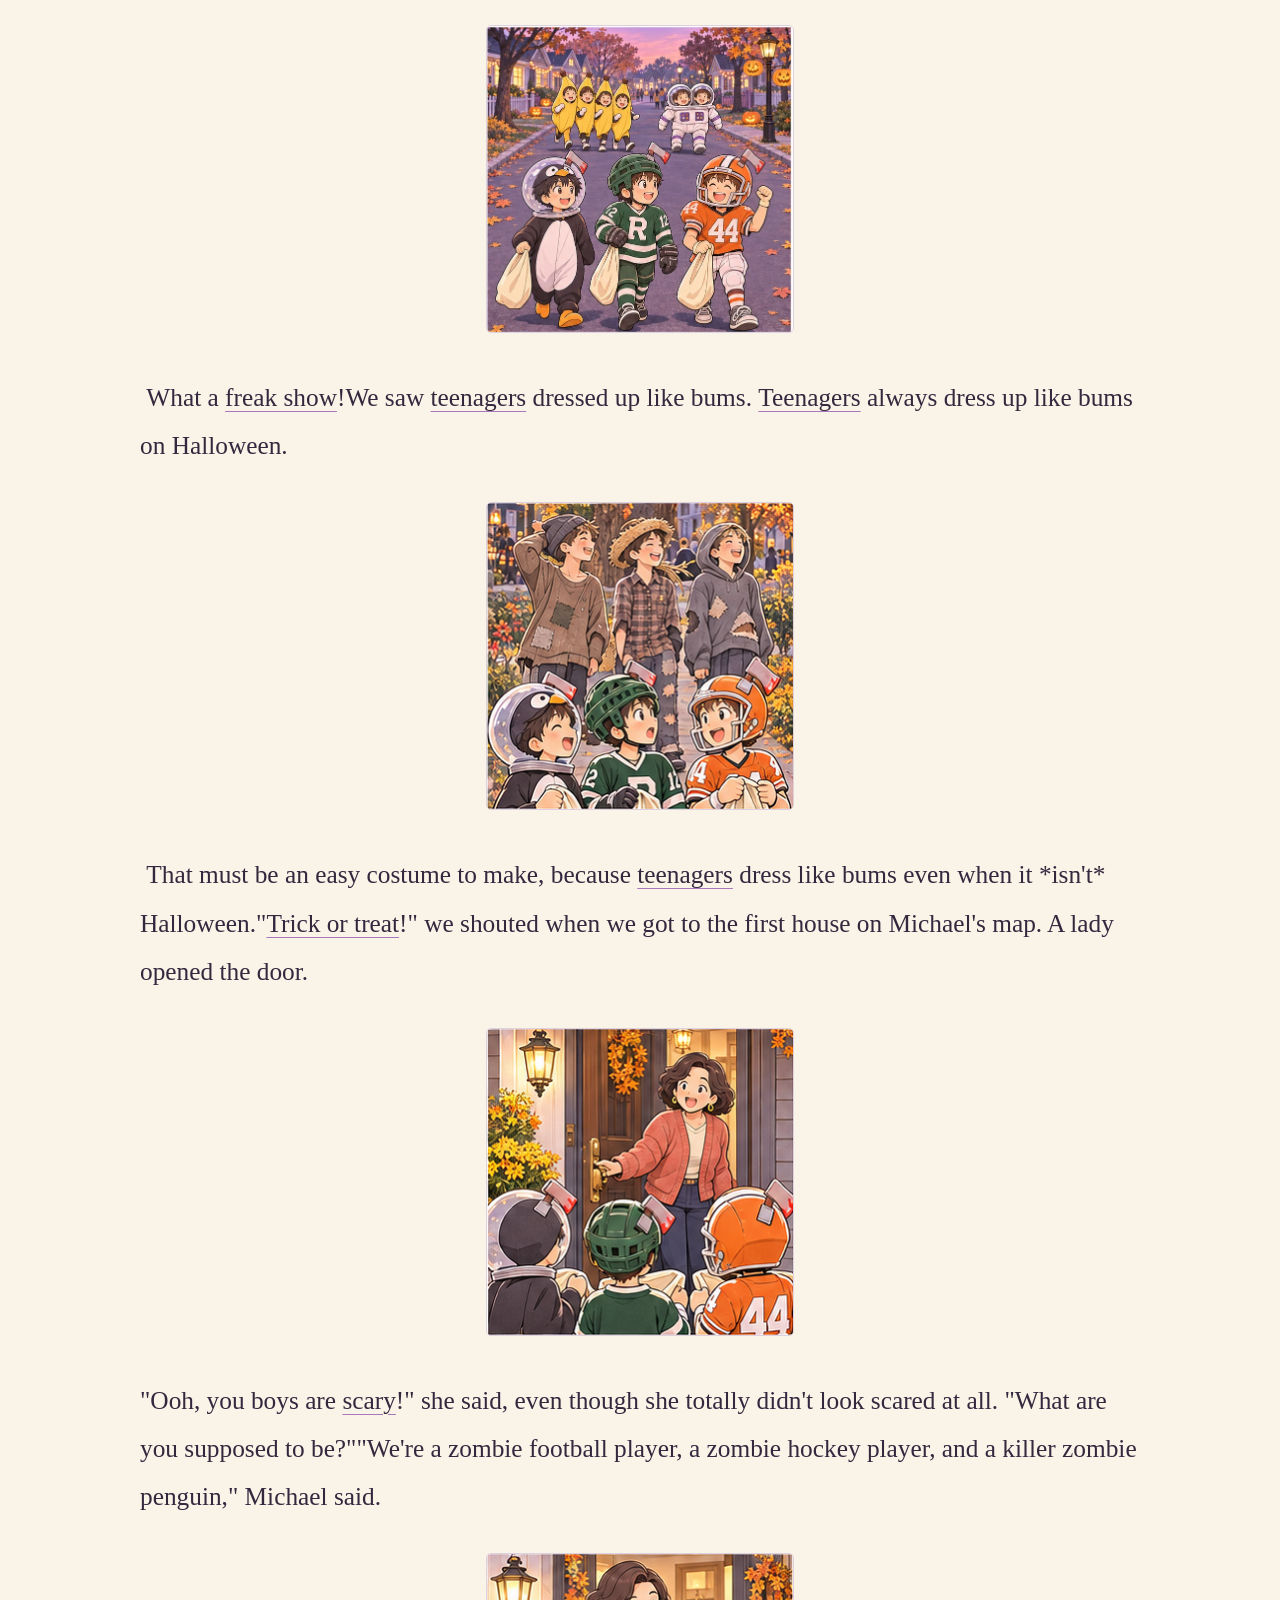
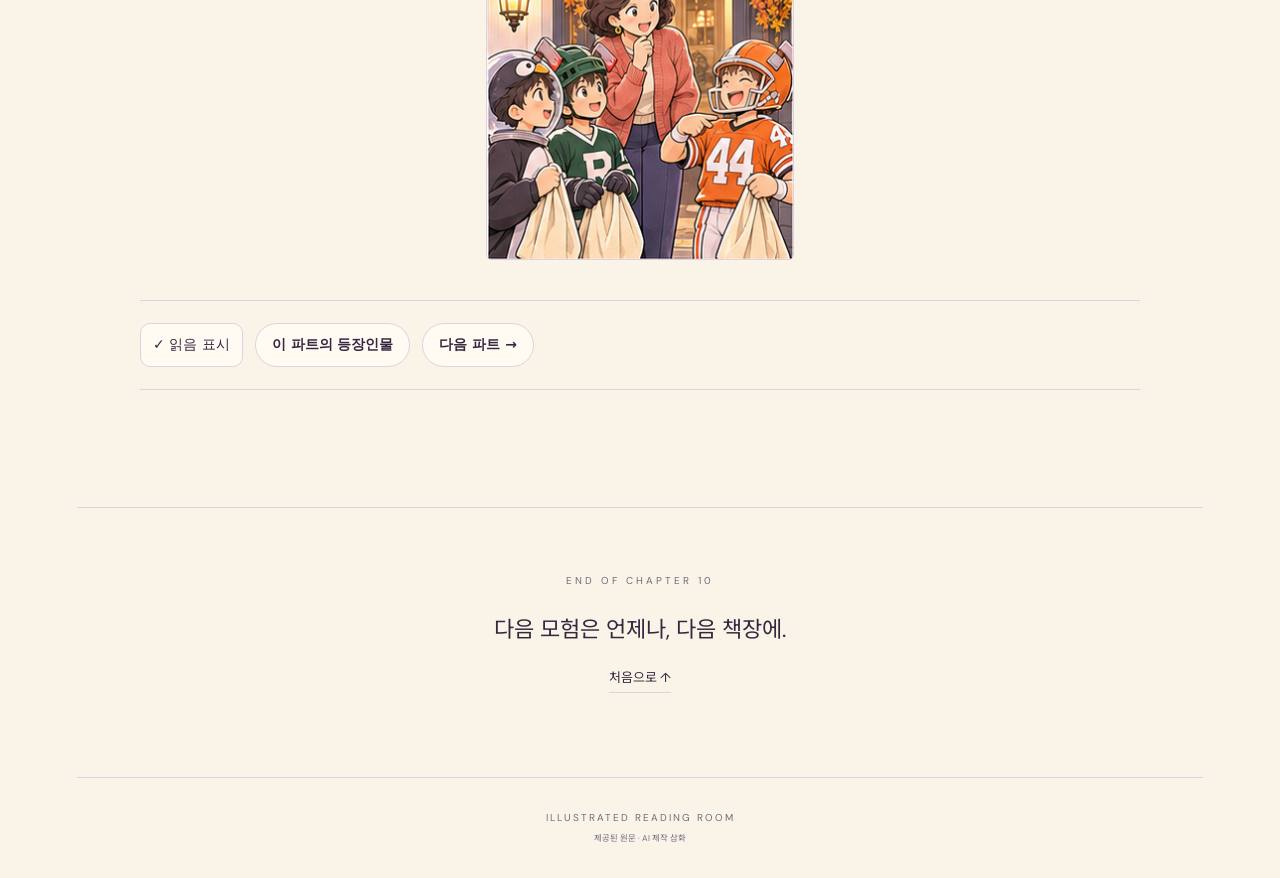
<file: 6-1.html>
<!doctype html>
<html lang="ko" data-story-id="mws13-reading-room"><head><meta charset="utf-8"><meta name="viewport" content="width=device-width,initial-scale=1,viewport-fit=cover"><meta name="theme-color" content="#263e30"><meta name="description" content="My Weird School #13 · 챕터 6–10 · 9개의 파트로 읽는 할로윈 이야기"><title>Chapter 6. Giant Bananas and Two-headed Astronauts - Part 1 of 3 · MWS13</title><link rel="stylesheet" href="style.css?v=866c1f9c6936"><script src="app.js?v=866c1f9c6936" defer></script><script src="pwa.js?v=866c1f9c6936" defer></script><link rel="manifest" href="manifest.webmanifest"><meta name="mobile-web-app-capable" content="yes"><meta name="apple-mobile-web-app-capable" content="yes"><meta name="apple-mobile-web-app-title" content="MWS13 Reader"><meta name="apple-mobile-web-app-status-bar-style" content="black-translucent"><link rel="apple-touch-icon" href="assets/app-icon-180.png"><link rel="icon" type="image/png" sizes="192x192" href="assets/app-icon-192.png"></head>
<body><a class="skip" href="#chapter-001">본문으로 이동</a><div class="floating-reader" id="floating-reader" role="region" aria-label="독서 도구"><details class="chapter-menu" id="chapter-menu"><summary>어디로 떠나 볼까요?<span aria-hidden="true">목차 ⌄</span></summary><nav class="toc" aria-label="전체 이야기 목차"><div class="toc-book"><h3>Mrs. Patty Is Batty!</h3><div class="toc-links"><a href="6-1.html"><span>6-1</span>Chapter 6. Giant Bananas and Two-headed Astronauts</a><a href="6-2.html"><span>6-2</span>Chapter 6. Giant Bananas and Two-headed Astronauts</a><a href="6-3.html"><span>6-3</span>Chapter 6. Giant Bananas and Two-headed Astronauts</a><a href="7-1.html"><span>7-1</span>Chapter 7. The Halloween Monster!</a><a href="8-1.html"><span>8-1</span>Chapter 8. The Most Horrible, Dreadful, Disgusting, Repulsive Creature That Ever Walked the Earth</a><a href="9-1.html"><span>9-1</span>Chapter 9. Mrs. Patty&#x27;s Weird House</a><a href="9-2.html"><span>9-2</span>Chapter 9. Mrs. Patty&#x27;s Weird House</a><a href="10-1.html"><span>10-1</span>Chapter 10. Marvin the Headless Mummy</a><a href="10-2.html"><span>10-2</span>Chapter 10. Marvin the Headless Mummy</a></div></div></nav></details><div class="reading-tools"><div><label for="font-size">글자 크기 <output id="font-value" for="font-size">19pt</output></label></div><div class="size-controls"><button type="button" id="smaller" aria-label="글자 크기 줄이기">A−</button><input id="font-size" type="range" min="14" max="50" step="1" value="19" aria-label="본문 글자 크기"><button type="button" id="larger" aria-label="글자 크기 늘리기">A+</button></div></div></div>
<div class="shell"><header class="topbar"><a class="brand" href="index.html">READ<span>THE READING ROOM</span></a><a class="library-link" href="characters.html">등장인물 시트 ↗</a><button id="install-app" type="button">앱 설치</button><button id="theme" type="button" aria-label="어두운 테마로 전환">◐ <span>테마</span></button></header><main><div class="hero"><div class="hero-copy"><span class="eyebrow">OPEN A BOOK. FIND A WORLD.</span><h1 lang="en">Mrs. Patty Is Batty!</h1><p class="hero-desc">My Weird School #13 · 챕터 6–10 · 9개의 파트로 읽는 할로윈 이야기</p><a class="start" href="#chapter-001">이야기 읽기 <span>↗</span></a><div class="stats"><span><b>1</b> PART</span><span><b>14</b> ILLUSTRATIONS</span></div></div><div class="hero-art"><img src="assets/c06p01-b001-scene.webp" width="308" height="308" loading="eager" decoding="async" alt="Michael’s mother gives the three boys pillowcases."><span class="art-note">Chapter 6. Giant Bananas and Two-headed Astronauts - Part 1 of 3</span></div></div><section class="part-library" aria-label="파트별 읽기"><a class="part-card" href="6-1.html"><small>CHAPTER 06</small><strong>Part 1</strong>Giant Bananas and Two-headed Astronauts<small class="progress-label" data-part="MWS13_C06_P01"></small></a><a class="part-card" href="6-2.html"><small>CHAPTER 06</small><strong>Part 2</strong>Giant Bananas and Two-headed Astronauts<small class="progress-label" data-part="MWS13_C06_P02"></small></a><a class="part-card" href="6-3.html"><small>CHAPTER 06</small><strong>Part 3</strong>Giant Bananas and Two-headed Astronauts<small class="progress-label" data-part="MWS13_C06_P03"></small></a><a class="part-card" href="7-1.html"><small>CHAPTER 07</small><strong>Part 1</strong>The Halloween Monster!<small class="progress-label" data-part="MWS13_C07_P01"></small></a><a class="part-card" href="8-1.html"><small>CHAPTER 08</small><strong>Part 1</strong>The Most Horrible, Dreadful, Disgusting, Repulsive Creature That Ever Walked the Earth<small class="progress-label" data-part="MWS13_C08_P01"></small></a><a class="part-card" href="9-1.html"><small>CHAPTER 09</small><strong>Part 1</strong>Mrs. Patty&#x27;s Weird House<small class="progress-label" data-part="MWS13_C09_P01"></small></a><a class="part-card" href="9-2.html"><small>CHAPTER 09</small><strong>Part 2</strong>Mrs. Patty&#x27;s Weird House<small class="progress-label" data-part="MWS13_C09_P02"></small></a><a class="part-card" href="10-1.html"><small>CHAPTER 10</small><strong>Part 1</strong>Marvin the Headless Mummy<small class="progress-label" data-part="MWS13_C10_P01"></small></a><a class="part-card" href="10-2.html"><small>CHAPTER 10</small><strong>Part 2</strong>Marvin the Headless Mummy<small class="progress-label" data-part="MWS13_C10_P02"></small></a></section><p class="vocab-help">밑줄 단어를 누르면 문장 아래에 한글 뜻과 영어 정의가 펼쳐집니다. 다른 단어를 누르면 이전 카드는 닫힙니다.</p><article><section class="chapter" id="chapter-001" aria-labelledby="chapter-001-title" lang="en"><header class="chapter-head"><span>CHAPTER 01</span><h3 id="chapter-001-title">Chapter 6. Giant Bananas and Two-headed Astronauts - Part 1 of 3</h3></header><div class="reading-block" id="c06p01-b001" data-sentences="3"><span class="source-fragment reading-sentence" id="p0001" data-source-paragraph="p0001" data-start="0" data-end="60">After school, me and Ryan went home and put on our <button type="button" class="vocab-word" data-vocab="costumes" aria-expanded="false" aria-controls="vocab-card">costumes</button>.</span><span class="source-fragment reading-sentence" data-source-paragraph="p0001" data-start="60" data-end="98"> Then we went over to Michael&#x27;s house.</span><span class="source-fragment reading-sentence" data-source-paragraph="p0001" data-start="98" data-end="151"> His mom gave us each a <button type="button" class="vocab-word" data-vocab="pillowcase" aria-expanded="false" aria-controls="vocab-card">pillowcase</button> to hold our candy.</span></div><figure class="dense-illustration" data-block="c06p01-b001" data-scene="c06p01-b001-scene"><a href="assets/c06p01-b001-scene.webp" target="_blank" rel="noopener" aria-label="삽화 크게 보기"><img src="assets/c06p01-b001-scene.webp" width="308" height="308" loading="lazy" decoding="async" alt="Michael’s mother gives the three boys pillowcases."></a></figure><div class="reading-block" id="c06p01-b002" data-sentences="3"><span class="source-fragment reading-sentence" id="p0002" data-source-paragraph="p0002" data-start="0" data-end="55">&quot;Let&#x27;s get going!&quot; Ryan yelled, <button type="button" class="vocab-word" data-vocab="shaking" aria-expanded="false" aria-controls="vocab-card">shaking</button> his <button type="button" class="vocab-word" data-vocab="pillowcase" aria-expanded="false" aria-controls="vocab-card">pillowcase</button>.</span><span class="source-fragment reading-sentence" data-source-paragraph="p0002" data-start="55" data-end="172"> &quot;If we don&#x27;t get out there right away, all the good candy will be taken and we&#x27;ll be <button type="button" class="vocab-word" data-vocab="stuck with" aria-expanded="false" aria-controls="vocab-card">stuck with</button> apples and <button type="button" class="vocab-word" data-vocab="raisins" aria-expanded="false" aria-controls="vocab-card">raisins</button>.&quot;</span><span class="source-fragment reading-sentence" id="p0003" data-source-paragraph="p0003" data-start="0" data-end="17">&quot;Yeah!&quot; I agreed.</span></div><figure class="dense-illustration" data-block="c06p01-b002" data-scene="c06p01-b002-scene"><a href="assets/c06p01-b002-scene.webp" target="_blank" rel="noopener" aria-label="삽화 크게 보기"><img src="assets/c06p01-b002-scene.webp" width="307" height="308" loading="lazy" decoding="async" alt="Ryan urges the boys to start their candy quest."></a></figure><div class="reading-block" id="c06p01-b003" data-sentences="3"><span class="source-fragment reading-sentence" data-source-paragraph="p0003" data-start="17" data-end="83"> &quot;If I don&#x27;t get a Twizzler in about five minutes, I&#x27;m gonna die.&quot;</span><span class="source-fragment reading-sentence" id="p0004" data-source-paragraph="p0004" data-start="0" data-end="63">&quot;Not so fast,&quot; Michael said, opening up a big map he had drawn.</span><span class="source-fragment reading-sentence" data-source-paragraph="p0004" data-start="63" data-end="131"> &quot;I worked it all out so we&#x27;ll have the <button type="button" class="vocab-word" data-vocab="maximum" aria-expanded="false" aria-controls="vocab-card">maximum</button> candy <button type="button" class="vocab-word" data-vocab="accumulation" aria-expanded="false" aria-controls="vocab-card">accumulation</button>.&quot;</span></div><figure class="dense-illustration" data-block="c06p01-b003" data-scene="ch06-sc01"><a href="assets/ch06-sc01.webp" target="_blank" rel="noopener" aria-label="삽화 크게 보기"><img src="assets/ch06-sc01.webp" width="619" height="619" loading="lazy" decoding="async" alt="The three boys study Michael’s route map before their candy quest."></a></figure><div class="reading-block" id="c06p01-b004" data-sentences="3"><span class="source-fragment reading-sentence" id="p0005" data-source-paragraph="p0005" data-start="0" data-end="4">Wow!</span><span class="source-fragment reading-sentence" data-source-paragraph="p0005" data-start="4" data-end="15"> Big words.</span><span class="source-fragment reading-sentence" data-source-paragraph="p0005" data-start="15" data-end="69"> Michael should be in the <button type="button" class="vocab-word" data-vocab="gifted and talented" aria-expanded="false" aria-controls="vocab-card">gifted and talented</button> program.</span></div><figure class="dense-illustration" data-block="c06p01-b004" data-scene="c06p01-b004-scene"><a href="assets/c06p01-b004-scene.webp" target="_blank" rel="noopener" aria-label="삽화 크게 보기"><img src="assets/c06p01-b004-scene.webp" width="307" height="308" loading="lazy" decoding="async" alt="A.J. is impressed by Michael’s big words."></a></figure><div class="reading-block" id="c06p01-b005" data-sentences="3"><span class="source-fragment reading-sentence" id="p0006" data-source-paragraph="p0006" data-start="0" data-end="36">Me and Ryan looked at Michael&#x27;s map.</span><span class="source-fragment reading-sentence" data-source-paragraph="p0006" data-start="36" data-end="129"> Michael doesn&#x27;t like to just walk up and down the street collecting candy like a normal kid.</span><span class="source-fragment reading-sentence" data-source-paragraph="p0006" data-start="129" data-end="315"> He always plans a <button type="button" class="vocab-word" data-vocab="careful" aria-expanded="false" aria-controls="vocab-card">careful</button> <button type="button" class="vocab-word" data-vocab="route" aria-expanded="false" aria-controls="vocab-card">route</button> so he can go to all the houses that have good candy and not waste any time at the houses where people turn off their lights and <button type="button" class="vocab-word" data-vocab="pretend" aria-expanded="false" aria-controls="vocab-card">pretend</button> they&#x27;re not home.</span></div><figure class="dense-illustration" data-block="c06p01-b005" data-scene="c06p01-b005-scene"><a href="assets/c06p01-b005-scene.webp" target="_blank" rel="noopener" aria-label="삽화 크게 보기"><img src="assets/c06p01-b005-scene.webp" width="308" height="308" loading="lazy" decoding="async" alt="The boys study Michael’s carefully planned route."></a></figure><div class="reading-block" id="c06p01-b006" data-sentences="3"><span class="source-fragment reading-sentence" id="p0007" data-source-paragraph="p0007" data-start="0" data-end="17">Michael is weird.</span><span class="source-fragment reading-sentence" data-source-paragraph="p0007" data-start="17" data-end="73"> &quot;We&#x27;ll save Mrs. Patty&#x27;s house for last,&quot; Michael said.</span><span class="source-fragment reading-sentence" data-source-paragraph="p0007" data-start="73" data-end="124"> &quot;She says she has more candy than anybody in town.</span></div><figure class="dense-illustration" data-block="c06p01-b006" data-scene="c06p01-b006-scene"><a href="assets/c06p01-b006-scene.webp" target="_blank" rel="noopener" aria-label="삽화 크게 보기"><img src="assets/c06p01-b006-scene.webp" width="308" height="307" loading="lazy" decoding="async" alt="Michael saves Mrs. Patty’s house for last."></a></figure><div class="reading-block" id="c06p01-b007" data-sentences="3"><span class="source-fragment reading-sentence" data-source-paragraph="p0007" data-start="124" data-end="135"> Let&#x27;s go!&quot;</span><span class="source-fragment reading-sentence" id="p0008" data-source-paragraph="p0008" data-start="0" data-end="60">I was thinking about what Mrs. Patty said earlier at school.</span><span class="source-fragment reading-sentence" id="p0009" data-source-paragraph="p0009" data-start="0" data-end="98">&quot;Do you think there really *is* a Halloween Monster?&quot; I asked the guys as we headed up the street.</span></div><figure class="dense-illustration" data-block="c06p01-b007" data-scene="c06p01-b007-scene"><a href="assets/c06p01-b007-scene.webp" target="_blank" rel="noopener" aria-label="삽화 크게 보기"><img src="assets/c06p01-b007-scene.webp" width="307" height="307" loading="lazy" decoding="async" alt="A.J. asks about the Halloween Monster as they set off."></a></figure><div class="reading-block" id="c06p01-b008" data-sentences="3"><span class="source-fragment reading-sentence" id="p0010" data-source-paragraph="p0010" data-start="0" data-end="30">&quot;Of course not,&quot; Michael said.</span><span class="source-fragment reading-sentence" data-source-paragraph="p0010" data-start="30" data-end="71"> &quot;Mrs. Patty was just <button type="button" class="vocab-word" data-vocab="yanking our chain" aria-expanded="false" aria-controls="vocab-card">yanking our chain</button>.&quot;</span><span class="source-fragment reading-sentence" id="p0011" data-source-paragraph="p0011" data-start="0" data-end="49">&quot;We&#x27;d better be <button type="button" class="vocab-word" data-vocab="careful" aria-expanded="false" aria-controls="vocab-card">careful</button> just in case,&quot; Ryan said.</span></div><figure class="dense-illustration" data-block="c06p01-b008" data-scene="c06p01-b008-scene"><a href="assets/c06p01-b008-scene.webp" target="_blank" rel="noopener" aria-label="삽화 크게 보기"><img src="assets/c06p01-b008-scene.webp" width="307" height="307" loading="lazy" decoding="async" alt="Michael dismisses the story while Ryan urges caution."></a></figure><div class="reading-block" id="c06p01-b009" data-sentences="3"><span class="source-fragment reading-sentence" id="p0012" data-source-paragraph="p0012" data-start="0" data-end="30">We set off on our candy <button type="button" class="vocab-word" data-vocab="quest" aria-expanded="false" aria-controls="vocab-card">quest</button>.</span><span class="source-fragment reading-sentence" data-source-paragraph="p0012" data-start="30" data-end="104"> There were lots of kids in weird <button type="button" class="vocab-word" data-vocab="costumes" aria-expanded="false" aria-controls="vocab-card">costumes</button> walking up and down the street.</span><span class="source-fragment reading-sentence" data-source-paragraph="p0012" data-start="104" data-end="114"> <button type="button" class="vocab-word" data-vocab="giraffes" aria-expanded="false" aria-controls="vocab-card">Giraffes</button>!</span></div><figure class="dense-illustration" data-block="c06p01-b009" data-scene="c06p01-b009-scene"><a href="assets/c06p01-b009-scene.webp" target="_blank" rel="noopener" aria-label="삽화 크게 보기"><img src="assets/c06p01-b009-scene.webp" width="308" height="307" loading="lazy" decoding="async" alt="The boys pass children in giraffe costumes."></a></figure><div class="reading-block" id="c06p01-b010" data-sentences="3"><span class="source-fragment reading-sentence" data-source-paragraph="p0012" data-start="114" data-end="128"> Darth Vaders!</span><span class="source-fragment reading-sentence" data-source-paragraph="p0012" data-start="128" data-end="151"> <button type="button" class="vocab-word" data-vocab="two-headed" aria-expanded="false" aria-controls="vocab-card">Two-headed</button> <button type="button" class="vocab-word" data-vocab="astronauts" aria-expanded="false" aria-controls="vocab-card">astronauts</button>!</span><span class="source-fragment reading-sentence" data-source-paragraph="p0012" data-start="151" data-end="163"> Princesses!</span></div><figure class="dense-illustration" data-block="c06p01-b010" data-scene="c06p01-b010-scene"><a href="assets/c06p01-b010-scene.webp" target="_blank" rel="noopener" aria-label="삽화 크게 보기"><img src="assets/c06p01-b010-scene.webp" width="308" height="307" loading="lazy" decoding="async" alt="Children wear space-villain, astronaut and princess costumes."></a></figure><div class="reading-block" id="c06p01-b011" data-sentences="3"><span class="source-fragment reading-sentence" data-source-paragraph="p0012" data-start="163" data-end="172"> Cowboys!</span><span class="source-fragment reading-sentence" data-source-paragraph="p0012" data-start="172" data-end="180"> Ghosts!</span><span class="source-fragment reading-sentence" data-source-paragraph="p0012" data-start="180" data-end="230"> Four kids dressed up as a bunch of giant bananas!</span></div><figure class="dense-illustration" data-block="c06p01-b011" data-scene="ch06-sc02"><a href="assets/ch06-sc02.webp" target="_blank" rel="noopener" aria-label="삽화 크게 보기"><img src="assets/ch06-sc02.webp" width="619" height="619" loading="lazy" decoding="async" alt="A.J., Ryan and Michael pass four children dressed as giant bananas."></a></figure><div class="reading-block" id="c06p01-b012" data-sentences="3"><span class="source-fragment reading-sentence" data-source-paragraph="p0012" data-start="230" data-end="249"> What a <button type="button" class="vocab-word" data-vocab="freak show" aria-expanded="false" aria-controls="vocab-card">freak show</button>!</span><span class="source-fragment reading-sentence" id="p0013" data-source-paragraph="p0013" data-start="0" data-end="38">We saw <button type="button" class="vocab-word" data-vocab="teenagers" aria-expanded="false" aria-controls="vocab-card">teenagers</button> dressed up like bums.</span><span class="source-fragment reading-sentence" data-source-paragraph="p0013" data-start="38" data-end="88"> <button type="button" class="vocab-word" data-vocab="teenagers" aria-expanded="false" aria-controls="vocab-card">Teenagers</button> always dress up like bums on Halloween.</span></div><figure class="dense-illustration" data-block="c06p01-b012" data-scene="c06p01-b012-scene"><a href="assets/c06p01-b012-scene.webp" target="_blank" rel="noopener" aria-label="삽화 크게 보기"><img src="assets/c06p01-b012-scene.webp" width="307" height="307" loading="lazy" decoding="async" alt="The boys notice teenagers in shabby costumes."></a></figure><div class="reading-block" id="c06p01-b013" data-sentences="3"><span class="source-fragment reading-sentence" data-source-paragraph="p0013" data-start="88" data-end="192"> That must be an easy costume to make, because <button type="button" class="vocab-word" data-vocab="teenagers" aria-expanded="false" aria-controls="vocab-card">teenagers</button> dress like bums even when it *isn&#x27;t* Halloween.</span><span class="source-fragment reading-sentence" id="p0014" data-source-paragraph="p0014" data-start="0" data-end="77">&quot;<button type="button" class="vocab-word" data-vocab="trick or treat" aria-expanded="false" aria-controls="vocab-card">Trick or treat</button>!&quot; we shouted when we got to the first house on Michael&#x27;s map.</span><span class="source-fragment reading-sentence" data-source-paragraph="p0014" data-start="77" data-end="101"> A lady opened the door.</span></div><figure class="dense-illustration" data-block="c06p01-b013" data-scene="c06p01-b013-scene"><a href="assets/c06p01-b013-scene.webp" target="_blank" rel="noopener" aria-label="삽화 크게 보기"><img src="assets/c06p01-b013-scene.webp" width="307" height="307" loading="lazy" decoding="async" alt="The first-house lady opens her door to the boys."></a></figure><div class="reading-block" id="c06p01-b014" data-sentences="3"><span class="source-fragment reading-sentence" id="p0015" data-source-paragraph="p0015" data-start="0" data-end="87">&quot;Ooh, you boys are <button type="button" class="vocab-word" data-vocab="scary" aria-expanded="false" aria-controls="vocab-card">scary</button>!&quot; she said, even though she totally didn&#x27;t look scared at all.</span><span class="source-fragment reading-sentence" data-source-paragraph="p0015" data-start="87" data-end="118"> &quot;What are you supposed to be?&quot;</span><span class="source-fragment reading-sentence" id="p0016" data-source-paragraph="p0016" data-start="0" data-end="100">&quot;We&#x27;re a zombie football player, a zombie hockey player, and a killer zombie penguin,&quot; Michael said.</span></div><figure class="dense-illustration" data-block="c06p01-b014" data-scene="c06p01-b014-scene"><a href="assets/c06p01-b014-scene.webp" target="_blank" rel="noopener" aria-label="삽화 크게 보기"><img src="assets/c06p01-b014-scene.webp" width="308" height="307" loading="lazy" decoding="async" alt="Michael describes their three Halloween costumes."></a></figure><div class="part-finish"><button class="check-read" data-complete="MWS13_C06_P01">✓ 읽음 표시</button><a class="library-link" href="characters.html?part=MWS13_C06_P01">이 파트의 등장인물</a><a class="library-link" href="6-2.html">다음 파트 →</a></div></section></article><div class="end-note"><span>END OF CHAPTER 10</span><p>다음 모험은 언제나, 다음 책장에.</p><a href="#">처음으로 ↑</a></div></main><footer>ILLUSTRATED READING ROOM<br><small>제공된 원문 · AI 제작 삽화</small></footer></div>
<dialog id="install-help" aria-labelledby="install-title"><h2 id="install-title">내 독서 앱으로 설치하기</h2><p id="install-instructions"></p><p class="install-note">설치 후 홈 화면이나 바탕 화면의 앱 아이콘을 눌러 열어 주세요.</p><div class="install-buttons"><button type="button" id="read-fullscreen" hidden>전체화면으로 읽기</button><form method="dialog"><button>닫기</button></form></div></dialog><script src="vocabulary.js" defer></script><script src="parts.js" defer></script></body></html>
</file>
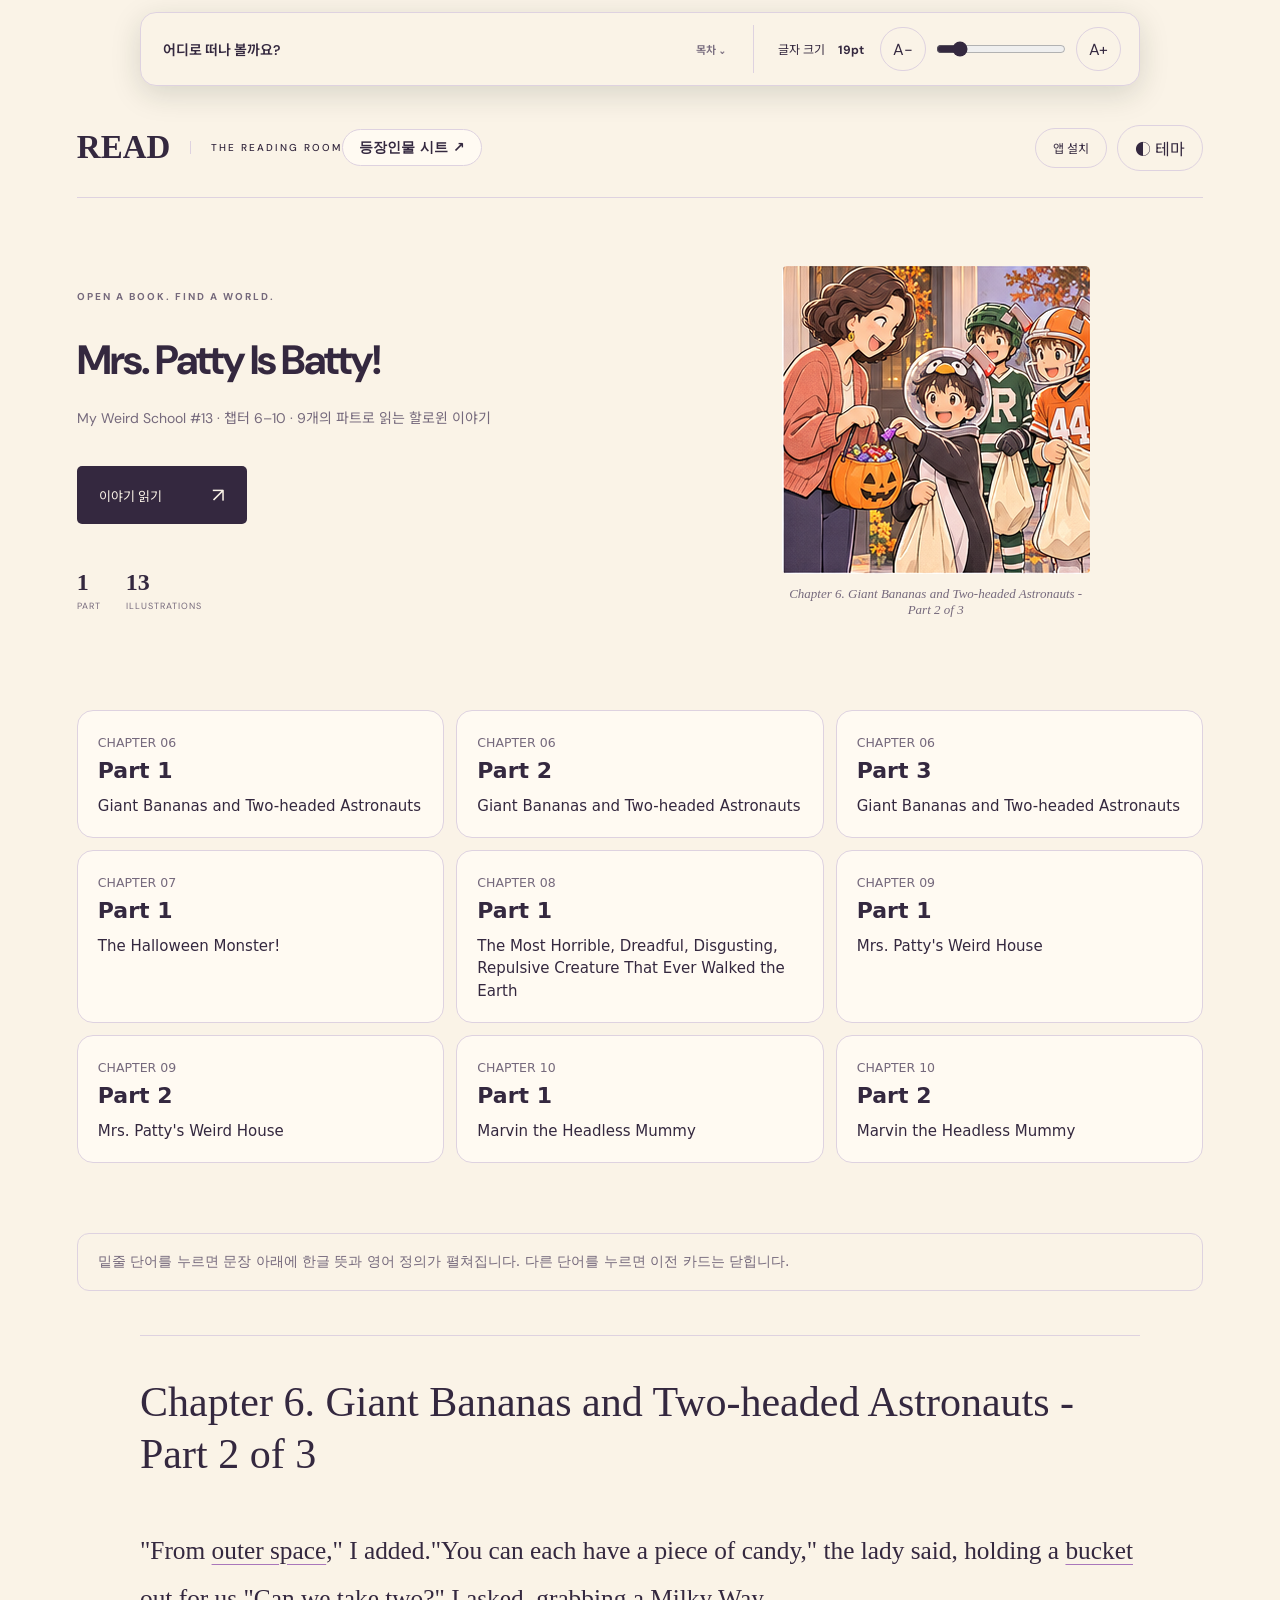
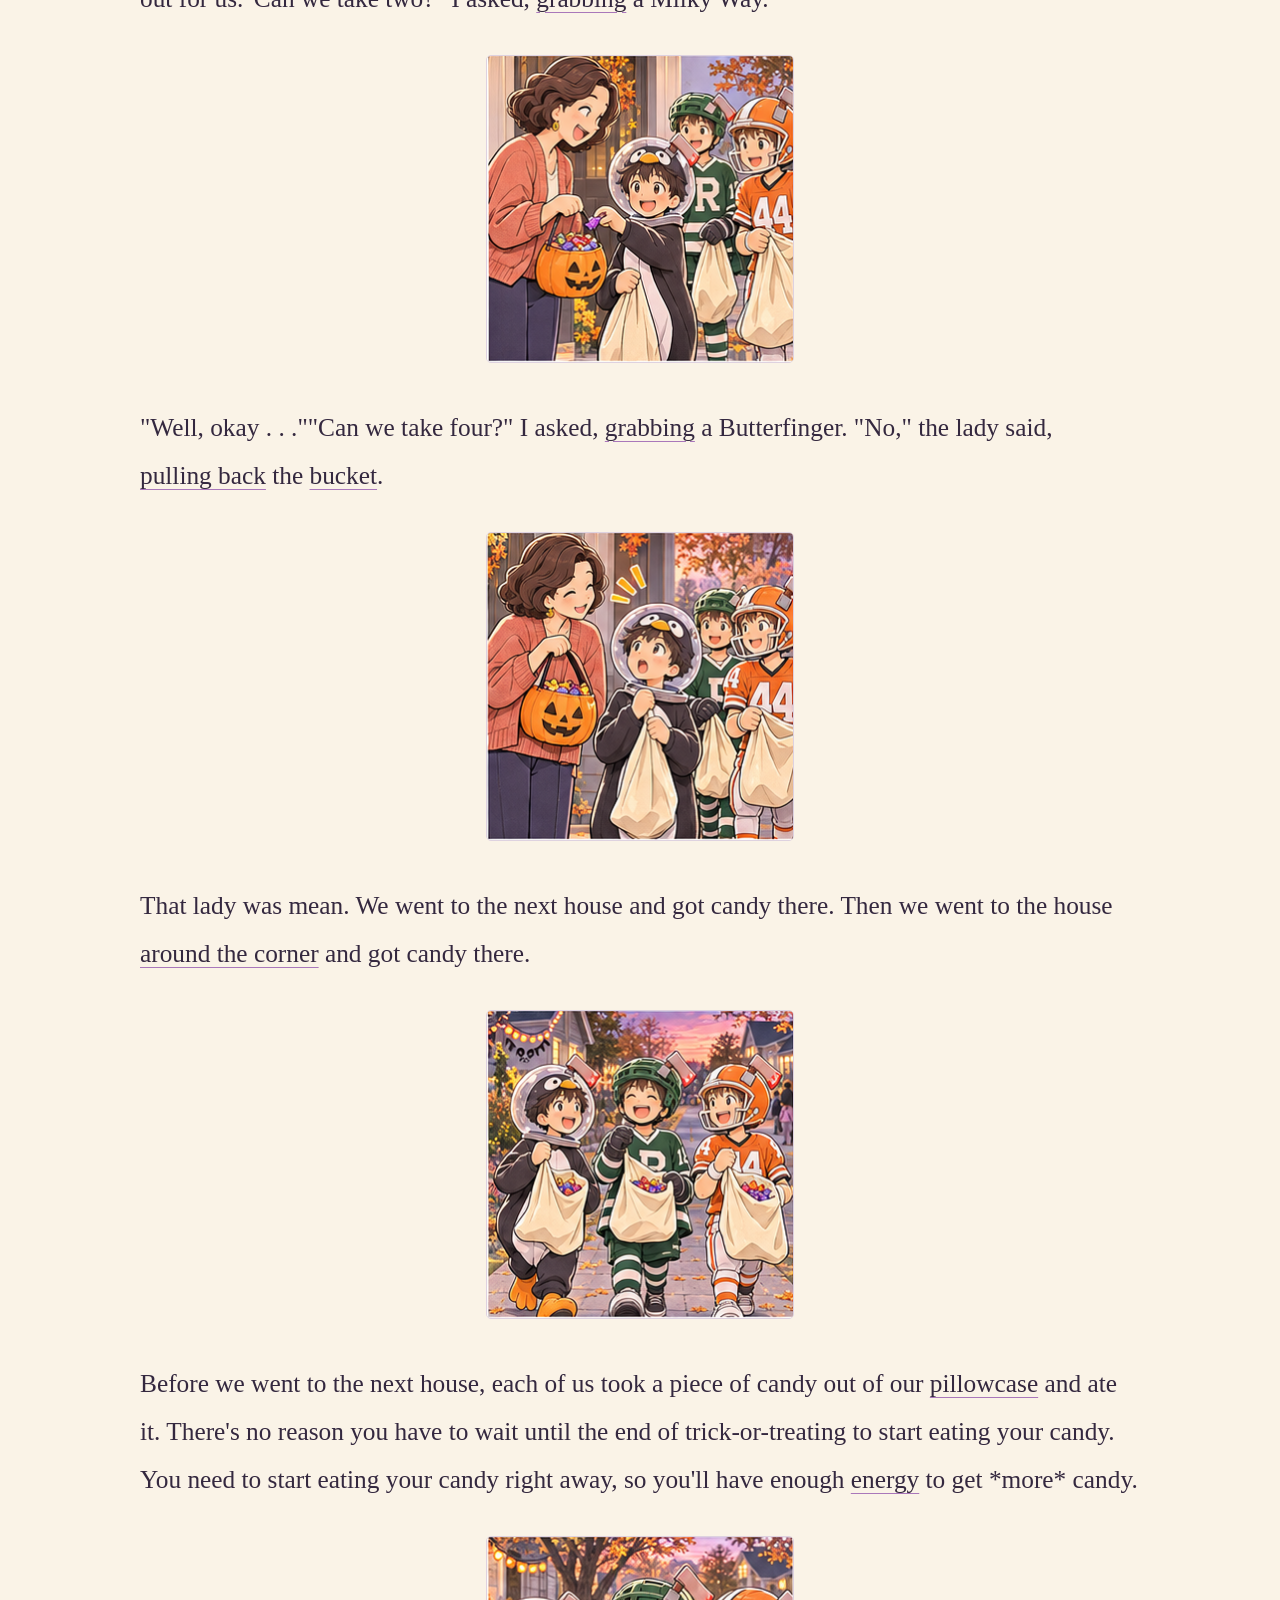
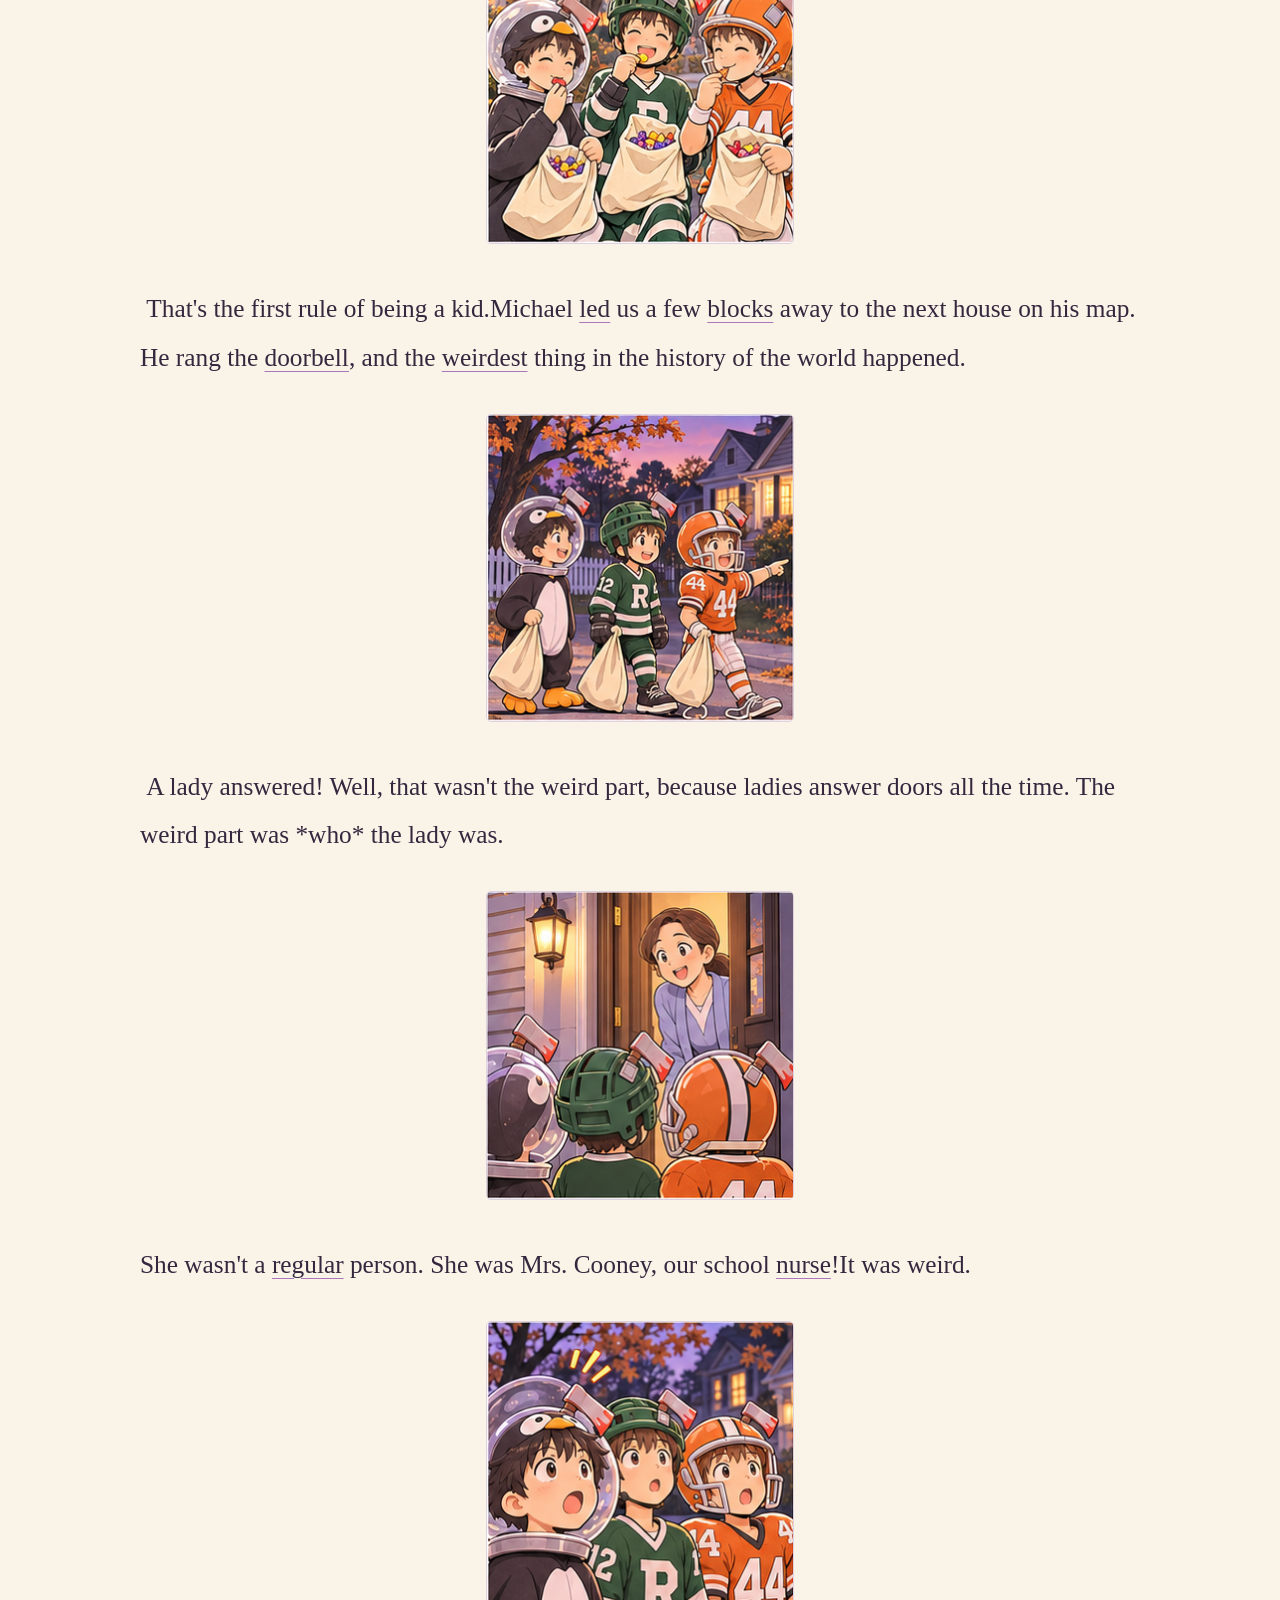
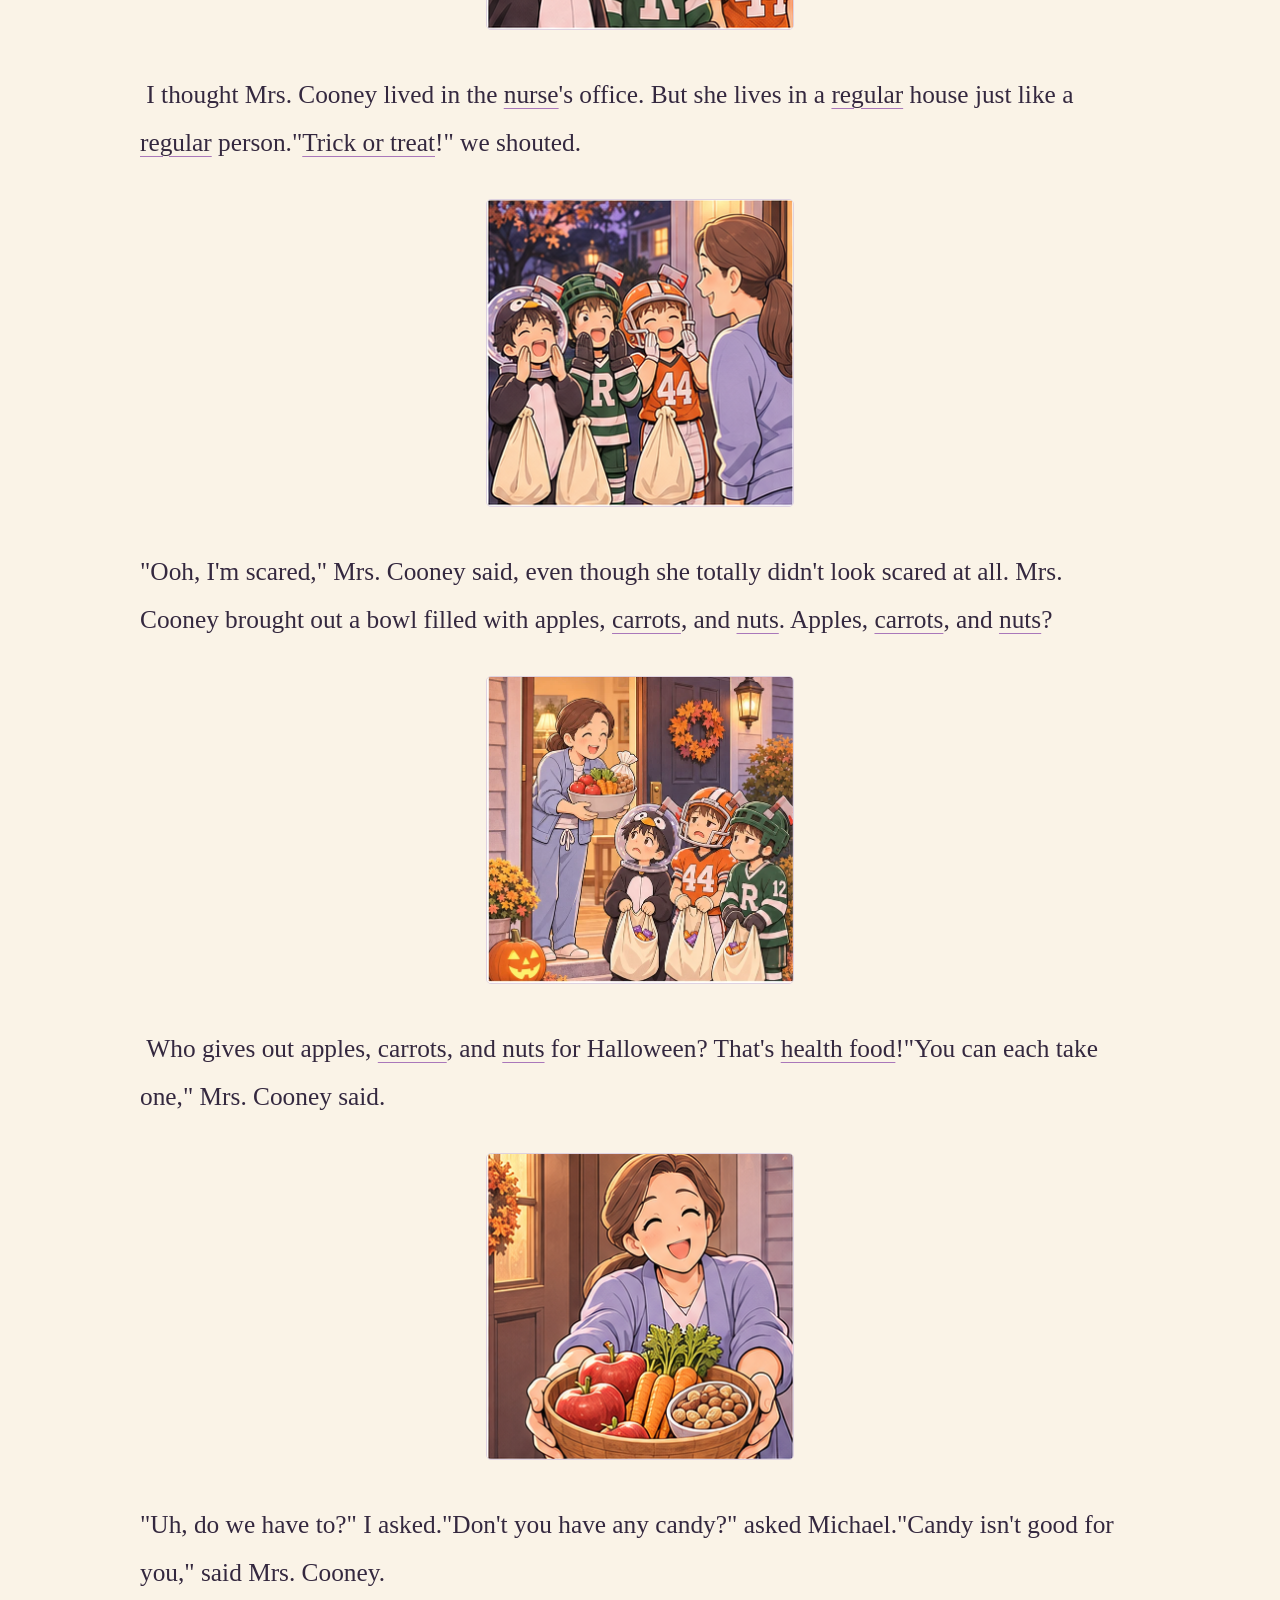
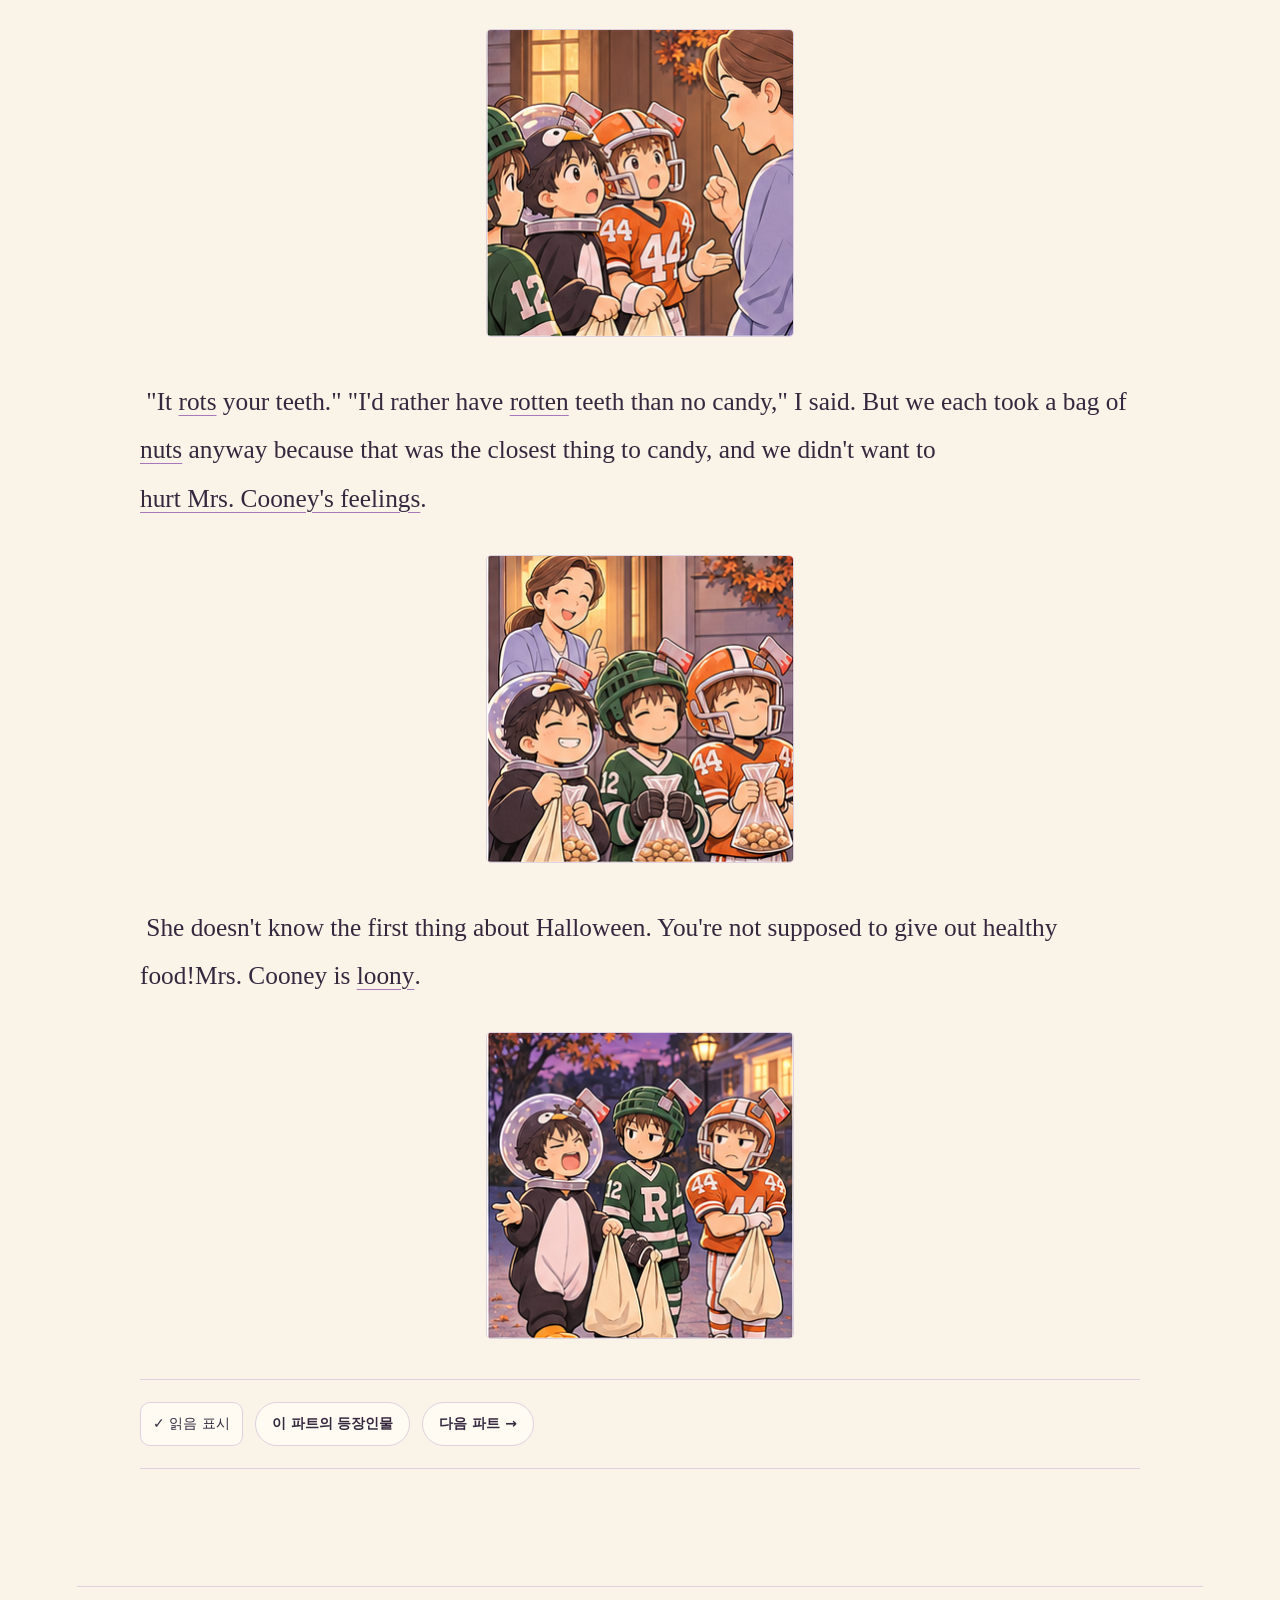
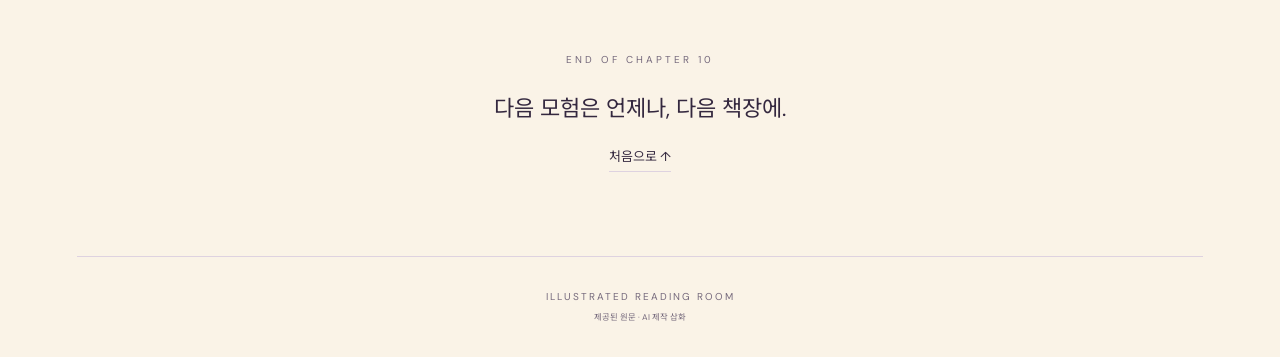
<file: 6-2.html>
<!doctype html>
<html lang="ko" data-story-id="mws13-reading-room"><head><meta charset="utf-8"><meta name="viewport" content="width=device-width,initial-scale=1,viewport-fit=cover"><meta name="theme-color" content="#263e30"><meta name="description" content="My Weird School #13 · 챕터 6–10 · 9개의 파트로 읽는 할로윈 이야기"><title>Chapter 6. Giant Bananas and Two-headed Astronauts - Part 2 of 3 · MWS13</title><link rel="stylesheet" href="style.css?v=866c1f9c6936"><script src="app.js?v=866c1f9c6936" defer></script><script src="pwa.js?v=866c1f9c6936" defer></script><link rel="manifest" href="manifest.webmanifest"><meta name="mobile-web-app-capable" content="yes"><meta name="apple-mobile-web-app-capable" content="yes"><meta name="apple-mobile-web-app-title" content="MWS13 Reader"><meta name="apple-mobile-web-app-status-bar-style" content="black-translucent"><link rel="apple-touch-icon" href="assets/app-icon-180.png"><link rel="icon" type="image/png" sizes="192x192" href="assets/app-icon-192.png"></head>
<body><a class="skip" href="#chapter-002">본문으로 이동</a><div class="floating-reader" id="floating-reader" role="region" aria-label="독서 도구"><details class="chapter-menu" id="chapter-menu"><summary>어디로 떠나 볼까요?<span aria-hidden="true">목차 ⌄</span></summary><nav class="toc" aria-label="전체 이야기 목차"><div class="toc-book"><h3>Mrs. Patty Is Batty!</h3><div class="toc-links"><a href="6-1.html"><span>6-1</span>Chapter 6. Giant Bananas and Two-headed Astronauts</a><a href="6-2.html"><span>6-2</span>Chapter 6. Giant Bananas and Two-headed Astronauts</a><a href="6-3.html"><span>6-3</span>Chapter 6. Giant Bananas and Two-headed Astronauts</a><a href="7-1.html"><span>7-1</span>Chapter 7. The Halloween Monster!</a><a href="8-1.html"><span>8-1</span>Chapter 8. The Most Horrible, Dreadful, Disgusting, Repulsive Creature That Ever Walked the Earth</a><a href="9-1.html"><span>9-1</span>Chapter 9. Mrs. Patty&#x27;s Weird House</a><a href="9-2.html"><span>9-2</span>Chapter 9. Mrs. Patty&#x27;s Weird House</a><a href="10-1.html"><span>10-1</span>Chapter 10. Marvin the Headless Mummy</a><a href="10-2.html"><span>10-2</span>Chapter 10. Marvin the Headless Mummy</a></div></div></nav></details><div class="reading-tools"><div><label for="font-size">글자 크기 <output id="font-value" for="font-size">19pt</output></label></div><div class="size-controls"><button type="button" id="smaller" aria-label="글자 크기 줄이기">A−</button><input id="font-size" type="range" min="14" max="50" step="1" value="19" aria-label="본문 글자 크기"><button type="button" id="larger" aria-label="글자 크기 늘리기">A+</button></div></div></div>
<div class="shell"><header class="topbar"><a class="brand" href="index.html">READ<span>THE READING ROOM</span></a><a class="library-link" href="characters.html">등장인물 시트 ↗</a><button id="install-app" type="button">앱 설치</button><button id="theme" type="button" aria-label="어두운 테마로 전환">◐ <span>테마</span></button></header><main><div class="hero"><div class="hero-copy"><span class="eyebrow">OPEN A BOOK. FIND A WORLD.</span><h1 lang="en">Mrs. Patty Is Batty!</h1><p class="hero-desc">My Weird School #13 · 챕터 6–10 · 9개의 파트로 읽는 할로윈 이야기</p><a class="start" href="#chapter-002">이야기 읽기 <span>↗</span></a><div class="stats"><span><b>1</b> PART</span><span><b>13</b> ILLUSTRATIONS</span></div></div><div class="hero-art"><img src="assets/c06p02-b001-scene.webp" width="308" height="308" loading="eager" decoding="async" alt="A.J. takes a candy from the lady’s bucket."><span class="art-note">Chapter 6. Giant Bananas and Two-headed Astronauts - Part 2 of 3</span></div></div><section class="part-library" aria-label="파트별 읽기"><a class="part-card" href="6-1.html"><small>CHAPTER 06</small><strong>Part 1</strong>Giant Bananas and Two-headed Astronauts<small class="progress-label" data-part="MWS13_C06_P01"></small></a><a class="part-card" href="6-2.html"><small>CHAPTER 06</small><strong>Part 2</strong>Giant Bananas and Two-headed Astronauts<small class="progress-label" data-part="MWS13_C06_P02"></small></a><a class="part-card" href="6-3.html"><small>CHAPTER 06</small><strong>Part 3</strong>Giant Bananas and Two-headed Astronauts<small class="progress-label" data-part="MWS13_C06_P03"></small></a><a class="part-card" href="7-1.html"><small>CHAPTER 07</small><strong>Part 1</strong>The Halloween Monster!<small class="progress-label" data-part="MWS13_C07_P01"></small></a><a class="part-card" href="8-1.html"><small>CHAPTER 08</small><strong>Part 1</strong>The Most Horrible, Dreadful, Disgusting, Repulsive Creature That Ever Walked the Earth<small class="progress-label" data-part="MWS13_C08_P01"></small></a><a class="part-card" href="9-1.html"><small>CHAPTER 09</small><strong>Part 1</strong>Mrs. Patty&#x27;s Weird House<small class="progress-label" data-part="MWS13_C09_P01"></small></a><a class="part-card" href="9-2.html"><small>CHAPTER 09</small><strong>Part 2</strong>Mrs. Patty&#x27;s Weird House<small class="progress-label" data-part="MWS13_C09_P02"></small></a><a class="part-card" href="10-1.html"><small>CHAPTER 10</small><strong>Part 1</strong>Marvin the Headless Mummy<small class="progress-label" data-part="MWS13_C10_P01"></small></a><a class="part-card" href="10-2.html"><small>CHAPTER 10</small><strong>Part 2</strong>Marvin the Headless Mummy<small class="progress-label" data-part="MWS13_C10_P02"></small></a></section><p class="vocab-help">밑줄 단어를 누르면 문장 아래에 한글 뜻과 영어 정의가 펼쳐집니다. 다른 단어를 누르면 이전 카드는 닫힙니다.</p><article><section class="chapter" id="chapter-002" aria-labelledby="chapter-002-title" lang="en"><header class="chapter-head"><span>CHAPTER 02</span><h3 id="chapter-002-title">Chapter 6. Giant Bananas and Two-headed Astronauts - Part 2 of 3</h3></header><div class="reading-block" id="c06p02-b001" data-sentences="3"><span class="source-fragment reading-sentence" id="p0017" data-source-paragraph="p0017" data-start="0" data-end="28">&quot;From <button type="button" class="vocab-word" data-vocab="outer space" aria-expanded="false" aria-controls="vocab-card">outer space</button>,&quot; I added.</span><span class="source-fragment reading-sentence" id="p0018" data-source-paragraph="p0018" data-start="0" data-end="81">&quot;You can each have a piece of candy,&quot; the lady said, holding a <button type="button" class="vocab-word" data-vocab="bucket" aria-expanded="false" aria-controls="vocab-card">bucket</button> out for us.</span><span class="source-fragment reading-sentence" id="p0019" data-source-paragraph="p0019" data-start="0" data-end="49">&quot;Can we take two?&quot; I asked, <button type="button" class="vocab-word" data-vocab="grabbing" aria-expanded="false" aria-controls="vocab-card">grabbing</button> a Milky Way.</span></div><figure class="dense-illustration" data-block="c06p02-b001" data-scene="c06p02-b001-scene"><a href="assets/c06p02-b001-scene.webp" target="_blank" rel="noopener" aria-label="삽화 크게 보기"><img src="assets/c06p02-b001-scene.webp" width="308" height="308" loading="lazy" decoding="async" alt="A.J. takes a candy from the lady’s bucket."></a></figure><div class="reading-block" id="c06p02-b002" data-sentences="3"><span class="source-fragment reading-sentence" id="p0020" data-source-paragraph="p0020" data-start="0" data-end="18">&quot;Well, okay . . .&quot;</span><span class="source-fragment reading-sentence" id="p0021" data-source-paragraph="p0021" data-start="0" data-end="53">&quot;Can we take four?&quot; I asked, <button type="button" class="vocab-word" data-vocab="grabbing" aria-expanded="false" aria-controls="vocab-card">grabbing</button> a Butterfinger.</span><span class="source-fragment reading-sentence" data-source-paragraph="p0021" data-start="53" data-end="99"> &quot;No,&quot; the lady said, <button type="button" class="vocab-word" data-vocab="pulling back" aria-expanded="false" aria-controls="vocab-card">pulling back</button> the <button type="button" class="vocab-word" data-vocab="bucket" aria-expanded="false" aria-controls="vocab-card">bucket</button>.</span></div><figure class="dense-illustration" data-block="c06p02-b002" data-scene="c06p02-b002-scene"><a href="assets/c06p02-b002-scene.webp" target="_blank" rel="noopener" aria-label="삽화 크게 보기"><img src="assets/c06p02-b002-scene.webp" width="307" height="308" loading="lazy" decoding="async" alt="The lady pulls back the bucket when A.J. asks for more."></a></figure><div class="reading-block" id="c06p02-b003" data-sentences="3"><span class="source-fragment reading-sentence" id="p0022" data-source-paragraph="p0022" data-start="0" data-end="19">That lady was mean.</span><span class="source-fragment reading-sentence" data-source-paragraph="p0022" data-start="19" data-end="66"> We went to the next house and got candy there.</span><span class="source-fragment reading-sentence" data-source-paragraph="p0022" data-start="66" data-end="131"> Then we went to the house <button type="button" class="vocab-word" data-vocab="around the corner" aria-expanded="false" aria-controls="vocab-card">around the corner</button> and got candy there.</span></div><figure class="dense-illustration" data-block="c06p02-b003" data-scene="c06p02-b003-scene"><a href="assets/c06p02-b003-scene.webp" target="_blank" rel="noopener" aria-label="삽화 크게 보기"><img src="assets/c06p02-b003-scene.webp" width="307" height="308" loading="lazy" decoding="async" alt="The boys collect candy at more houses."></a></figure><div class="reading-block" id="c06p02-b004" data-sentences="3"><span class="source-fragment reading-sentence" id="p0023" data-source-paragraph="p0023" data-start="0" data-end="100">Before we went to the next house, each of us took a piece of candy out of our <button type="button" class="vocab-word" data-vocab="pillowcase" aria-expanded="false" aria-controls="vocab-card">pillowcase</button> and ate it.</span><span class="source-fragment reading-sentence" data-source-paragraph="p0023" data-start="100" data-end="198"> There&#x27;s no reason you have to wait until the end of trick-or-treating to start eating your candy.</span><span class="source-fragment reading-sentence" data-source-paragraph="p0023" data-start="198" data-end="296"> You need to start eating your candy right away, so you&#x27;ll have enough <button type="button" class="vocab-word" data-vocab="energy" aria-expanded="false" aria-controls="vocab-card">energy</button> to get *more* candy.</span></div><figure class="dense-illustration" data-block="c06p02-b004" data-scene="c06p02-b004-scene"><a href="assets/c06p02-b004-scene.webp" target="_blank" rel="noopener" aria-label="삽화 크게 보기"><img src="assets/c06p02-b004-scene.webp" width="308" height="308" loading="lazy" decoding="async" alt="The boys eat candy during their walk."></a></figure><div class="reading-block" id="c06p02-b005" data-sentences="3"><span class="source-fragment reading-sentence" data-source-paragraph="p0023" data-start="296" data-end="334"> That&#x27;s the first rule of being a kid.</span><span class="source-fragment reading-sentence" id="p0024" data-source-paragraph="p0024" data-start="0" data-end="62">Michael <button type="button" class="vocab-word" data-vocab="led" aria-expanded="false" aria-controls="vocab-card">led</button> us a few <button type="button" class="vocab-word" data-vocab="blocks" aria-expanded="false" aria-controls="vocab-card">blocks</button> away to the next house on his map.</span><span class="source-fragment reading-sentence" data-source-paragraph="p0024" data-start="62" data-end="145"> He rang the <button type="button" class="vocab-word" data-vocab="doorbell" aria-expanded="false" aria-controls="vocab-card">doorbell</button>, and the <button type="button" class="vocab-word" data-vocab="weirdest" aria-expanded="false" aria-controls="vocab-card">weirdest</button> thing in the history of the world happened.</span></div><figure class="dense-illustration" data-block="c06p02-b005" data-scene="c06p02-b005-scene"><a href="assets/c06p02-b005-scene.webp" target="_blank" rel="noopener" aria-label="삽화 크게 보기"><img src="assets/c06p02-b005-scene.webp" width="308" height="308" loading="lazy" decoding="async" alt="That&#x27;s the first rule of being a kid. Michael led us a few blocks away to the next house on his map. He rang the doorbell, and the weirdest "></a></figure><div class="reading-block" id="c06p02-b006" data-sentences="3"><span class="source-fragment reading-sentence" data-source-paragraph="p0024" data-start="145" data-end="162"> A lady answered!</span><span class="source-fragment reading-sentence" data-source-paragraph="p0024" data-start="162" data-end="238"> Well, that wasn&#x27;t the weird part, because ladies answer doors all the time.</span><span class="source-fragment reading-sentence" data-source-paragraph="p0024" data-start="238" data-end="277"> The weird part was *who* the lady was.</span></div><figure class="dense-illustration" data-block="c06p02-b006" data-scene="c06p02-b006-scene"><a href="assets/c06p02-b006-scene.webp" target="_blank" rel="noopener" aria-label="삽화 크게 보기"><img src="assets/c06p02-b006-scene.webp" width="307" height="308" loading="lazy" decoding="async" alt="A lady answered! Well, that wasn&#x27;t the weird part, because ladies answer doors all the time. The weird part was *who* the lady was."></a></figure><div class="reading-block" id="c06p02-b007" data-sentences="3"><span class="source-fragment reading-sentence" id="p0025" data-source-paragraph="p0025" data-start="0" data-end="28">She wasn&#x27;t a <button type="button" class="vocab-word" data-vocab="regular" aria-expanded="false" aria-controls="vocab-card">regular</button> person.</span><span class="source-fragment reading-sentence" data-source-paragraph="p0025" data-start="28" data-end="67"> She was Mrs. Cooney, our school <button type="button" class="vocab-word" data-vocab="nurse" aria-expanded="false" aria-controls="vocab-card">nurse</button>!</span><span class="source-fragment reading-sentence" id="p0026" data-source-paragraph="p0026" data-start="0" data-end="13">It was weird.</span></div><figure class="dense-illustration" data-block="c06p02-b007" data-scene="c06p02-b007-scene"><a href="assets/c06p02-b007-scene.webp" target="_blank" rel="noopener" aria-label="삽화 크게 보기"><img src="assets/c06p02-b007-scene.webp" width="307" height="308" loading="lazy" decoding="async" alt="She wasn&#x27;t a regular person. She was Mrs. Cooney, our school nurse! It was weird."></a></figure><div class="reading-block" id="c06p02-b008" data-sentences="3"><span class="source-fragment reading-sentence" data-source-paragraph="p0026" data-start="13" data-end="64"> I thought Mrs. Cooney lived in the <button type="button" class="vocab-word" data-vocab="nurse" aria-expanded="false" aria-controls="vocab-card">nurse</button>&#x27;s office.</span><span class="source-fragment reading-sentence" data-source-paragraph="p0026" data-start="64" data-end="125"> But she lives in a <button type="button" class="vocab-word" data-vocab="regular" aria-expanded="false" aria-controls="vocab-card">regular</button> house just like a <button type="button" class="vocab-word" data-vocab="regular" aria-expanded="false" aria-controls="vocab-card">regular</button> person.</span><span class="source-fragment reading-sentence" id="p0027" data-source-paragraph="p0027" data-start="0" data-end="29">&quot;<button type="button" class="vocab-word" data-vocab="trick or treat" aria-expanded="false" aria-controls="vocab-card">Trick or treat</button>!&quot; we shouted.</span></div><figure class="dense-illustration" data-block="c06p02-b008" data-scene="c06p02-b008-scene"><a href="assets/c06p02-b008-scene.webp" target="_blank" rel="noopener" aria-label="삽화 크게 보기"><img src="assets/c06p02-b008-scene.webp" width="308" height="308" loading="lazy" decoding="async" alt="I thought Mrs. Cooney lived in the nurse&#x27;s office. But she lives in a regular house just like a regular person. &quot;Trick or treat!&quot; we shouted"></a></figure><div class="reading-block" id="c06p02-b009" data-sentences="3"><span class="source-fragment reading-sentence" id="p0028" data-source-paragraph="p0028" data-start="0" data-end="87">&quot;Ooh, I&#x27;m scared,&quot; Mrs. Cooney said, even though she totally didn&#x27;t look scared at all.</span><span class="source-fragment reading-sentence" data-source-paragraph="p0028" data-start="87" data-end="157"> Mrs. Cooney brought out a bowl filled with apples, <button type="button" class="vocab-word" data-vocab="carrots" aria-expanded="false" aria-controls="vocab-card">carrots</button>, and <button type="button" class="vocab-word" data-vocab="nuts" aria-expanded="false" aria-controls="vocab-card">nuts</button>.</span><span class="source-fragment reading-sentence" data-source-paragraph="p0028" data-start="157" data-end="184"> Apples, <button type="button" class="vocab-word" data-vocab="carrots" aria-expanded="false" aria-controls="vocab-card">carrots</button>, and <button type="button" class="vocab-word" data-vocab="nuts" aria-expanded="false" aria-controls="vocab-card">nuts</button>?</span></div><figure class="dense-illustration" data-block="c06p02-b009" data-scene="ch06-sc03"><a href="assets/ch06-sc03.webp" target="_blank" rel="noopener" aria-label="삽화 크게 보기"><img src="assets/ch06-sc03.webp" width="619" height="619" loading="lazy" decoding="async" alt="Mrs. Cooney offers apples, carrots and nuts at her front door."></a></figure><div class="reading-block" id="c06p02-b010" data-sentences="3"><span class="source-fragment reading-sentence" data-source-paragraph="p0028" data-start="184" data-end="239"> Who gives out apples, <button type="button" class="vocab-word" data-vocab="carrots" aria-expanded="false" aria-controls="vocab-card">carrots</button>, and <button type="button" class="vocab-word" data-vocab="nuts" aria-expanded="false" aria-controls="vocab-card">nuts</button> for Halloween?</span><span class="source-fragment reading-sentence" data-source-paragraph="p0028" data-start="239" data-end="259"> That&#x27;s <button type="button" class="vocab-word" data-vocab="health food" aria-expanded="false" aria-controls="vocab-card">health food</button>!</span><span class="source-fragment reading-sentence" id="p0029" data-source-paragraph="p0029" data-start="0" data-end="42">&quot;You can each take one,&quot; Mrs. Cooney said.</span></div><figure class="dense-illustration" data-block="c06p02-b010" data-scene="c06p02-b010-scene"><a href="assets/c06p02-b010-scene.webp" target="_blank" rel="noopener" aria-label="삽화 크게 보기"><img src="assets/c06p02-b010-scene.webp" width="308" height="307" loading="lazy" decoding="async" alt="Who gives out apples, carrots, and nuts for Halloween? That&#x27;s health food! &quot;You can each take one,&quot; Mrs. Cooney said."></a></figure><div class="reading-block" id="c06p02-b011" data-sentences="3"><span class="source-fragment reading-sentence" id="p0030" data-source-paragraph="p0030" data-start="0" data-end="29">&quot;Uh, do we have to?&quot; I asked.</span><span class="source-fragment reading-sentence" id="p0031" data-source-paragraph="p0031" data-start="0" data-end="42">&quot;Don&#x27;t you have any candy?&quot; asked Michael.</span><span class="source-fragment reading-sentence" id="p0032" data-source-paragraph="p0032" data-start="0" data-end="45">&quot;Candy isn&#x27;t good for you,&quot; said Mrs. Cooney.</span></div><figure class="dense-illustration" data-block="c06p02-b011" data-scene="c06p02-b011-scene"><a href="assets/c06p02-b011-scene.webp" target="_blank" rel="noopener" aria-label="삽화 크게 보기"><img src="assets/c06p02-b011-scene.webp" width="307" height="307" loading="lazy" decoding="async" alt="&quot;Uh, do we have to?&quot; I asked. &quot;Don&#x27;t you have any candy?&quot; asked Michael. &quot;Candy isn&#x27;t good for you,&quot; said Mrs. Cooney."></a></figure><div class="reading-block" id="c06p02-b012" data-sentences="3"><span class="source-fragment reading-sentence" data-source-paragraph="p0032" data-start="45" data-end="67"> &quot;It <button type="button" class="vocab-word" data-vocab="rots" aria-expanded="false" aria-controls="vocab-card">rots</button> your teeth.&quot;</span><span class="source-fragment reading-sentence" data-source-paragraph="p0032" data-start="67" data-end="121"> &quot;I&#x27;d rather have <button type="button" class="vocab-word" data-vocab="rotten" aria-expanded="false" aria-controls="vocab-card">rotten</button> teeth than no candy,&quot; I said.</span><span class="source-fragment reading-sentence" data-source-paragraph="p0032" data-start="121" data-end="255"> But we each took a bag of <button type="button" class="vocab-word" data-vocab="nuts" aria-expanded="false" aria-controls="vocab-card">nuts</button> anyway because that was the closest thing to candy, and we didn&#x27;t want to <button type="button" class="vocab-word" data-vocab="hurt mrs. cooney&#x27;s feelings" aria-expanded="false" aria-controls="vocab-card">hurt Mrs. Cooney&#x27;s feelings</button>.</span></div><figure class="dense-illustration" data-block="c06p02-b012" data-scene="c06p02-b012-scene"><a href="assets/c06p02-b012-scene.webp" target="_blank" rel="noopener" aria-label="삽화 크게 보기"><img src="assets/c06p02-b012-scene.webp" width="307" height="307" loading="lazy" decoding="async" alt="&quot;It rots your teeth.&quot; &quot;I&#x27;d rather have rotten teeth than no candy,&quot; I said. But we each took a bag of nuts anyway because that was the close"></a></figure><div class="reading-block" id="c06p02-b013" data-sentences="3"><span class="source-fragment reading-sentence" data-source-paragraph="p0032" data-start="255" data-end="305"> She doesn&#x27;t know the first thing about Halloween.</span><span class="source-fragment reading-sentence" data-source-paragraph="p0032" data-start="305" data-end="351"> You&#x27;re not supposed to give out healthy food!</span><span class="source-fragment reading-sentence" id="p0033" data-source-paragraph="p0033" data-start="0" data-end="21">Mrs. Cooney is <button type="button" class="vocab-word" data-vocab="loony" aria-expanded="false" aria-controls="vocab-card">loony</button>.</span></div><figure class="dense-illustration" data-block="c06p02-b013" data-scene="c06p02-b013-scene"><a href="assets/c06p02-b013-scene.webp" target="_blank" rel="noopener" aria-label="삽화 크게 보기"><img src="assets/c06p02-b013-scene.webp" width="308" height="307" loading="lazy" decoding="async" alt="She doesn&#x27;t know the first thing about Halloween. You&#x27;re not supposed to give out healthy food! Mrs. Cooney is loony."></a></figure><div class="part-finish"><button class="check-read" data-complete="MWS13_C06_P02">✓ 읽음 표시</button><a class="library-link" href="characters.html?part=MWS13_C06_P02">이 파트의 등장인물</a><a class="library-link" href="6-3.html">다음 파트 →</a></div></section></article><div class="end-note"><span>END OF CHAPTER 10</span><p>다음 모험은 언제나, 다음 책장에.</p><a href="#">처음으로 ↑</a></div></main><footer>ILLUSTRATED READING ROOM<br><small>제공된 원문 · AI 제작 삽화</small></footer></div>
<dialog id="install-help" aria-labelledby="install-title"><h2 id="install-title">내 독서 앱으로 설치하기</h2><p id="install-instructions"></p><p class="install-note">설치 후 홈 화면이나 바탕 화면의 앱 아이콘을 눌러 열어 주세요.</p><div class="install-buttons"><button type="button" id="read-fullscreen" hidden>전체화면으로 읽기</button><form method="dialog"><button>닫기</button></form></div></dialog><script src="vocabulary.js" defer></script><script src="parts.js" defer></script></body></html>
</file>
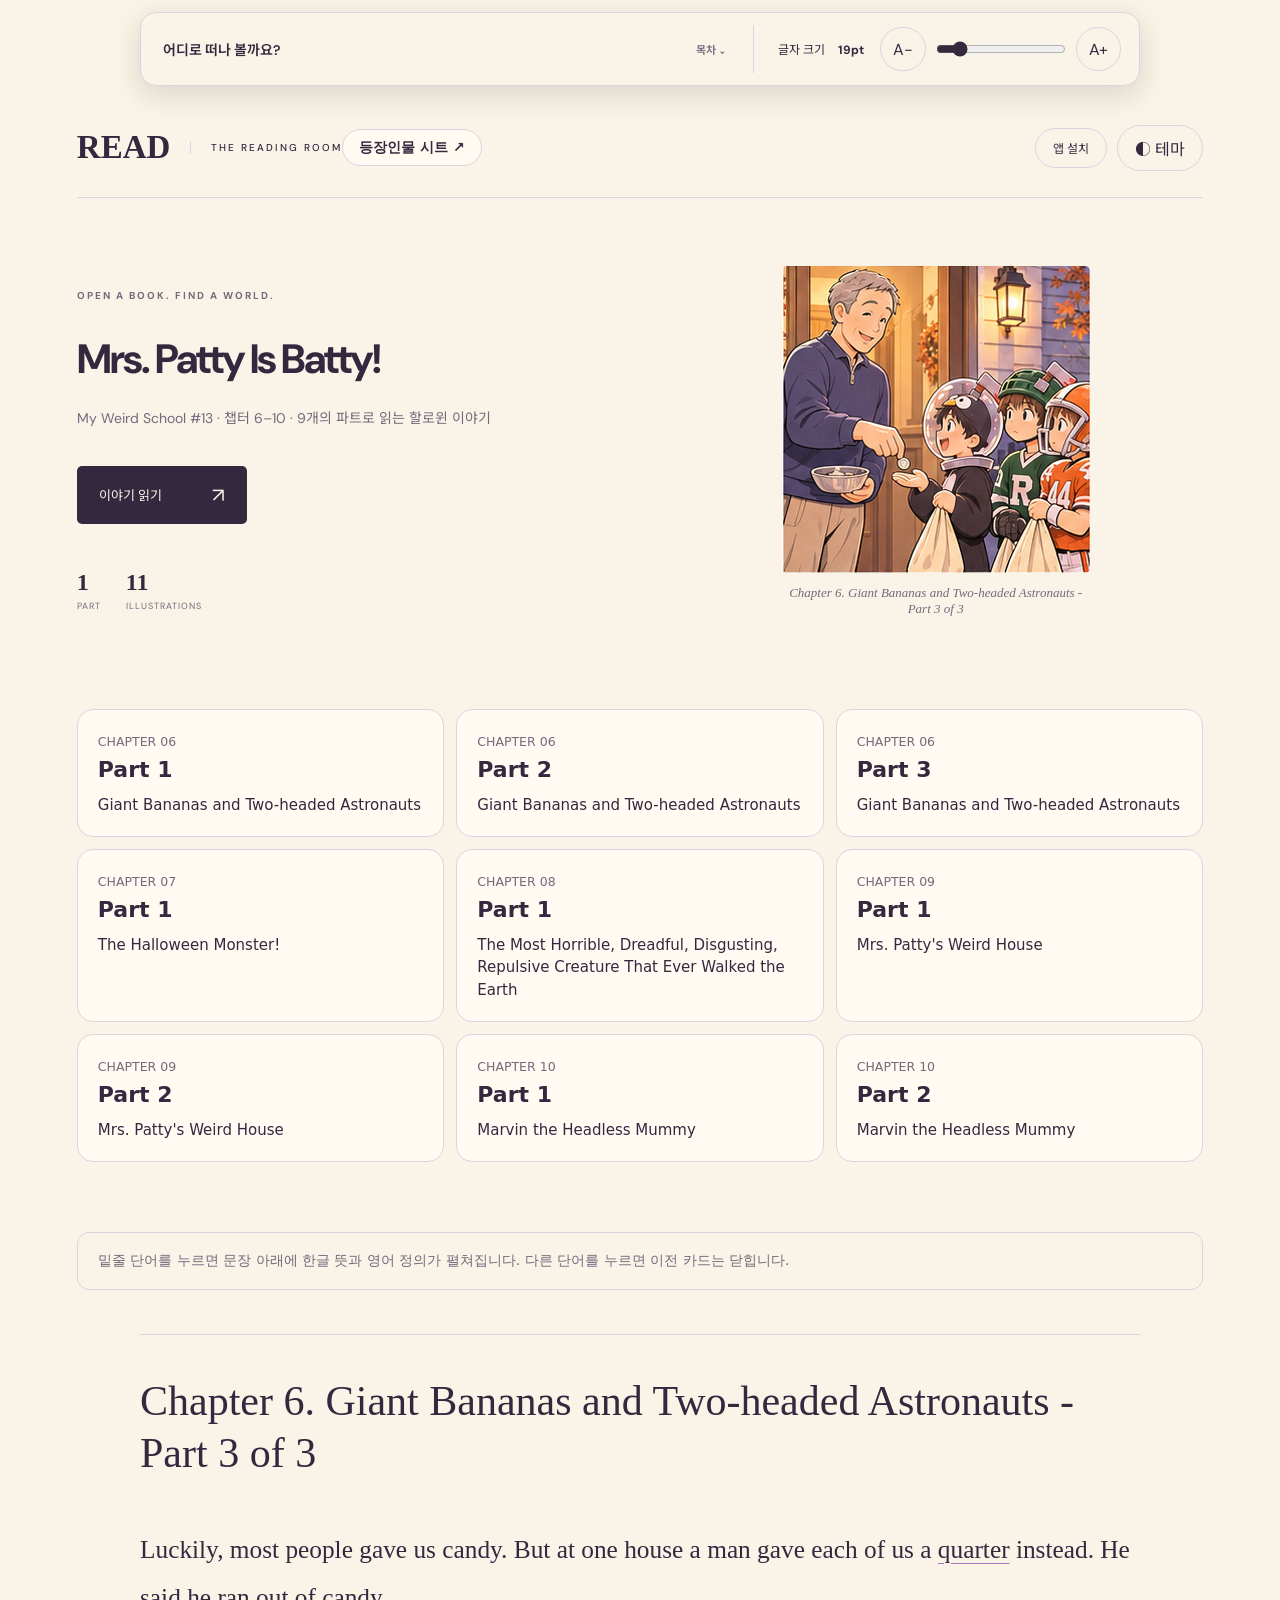
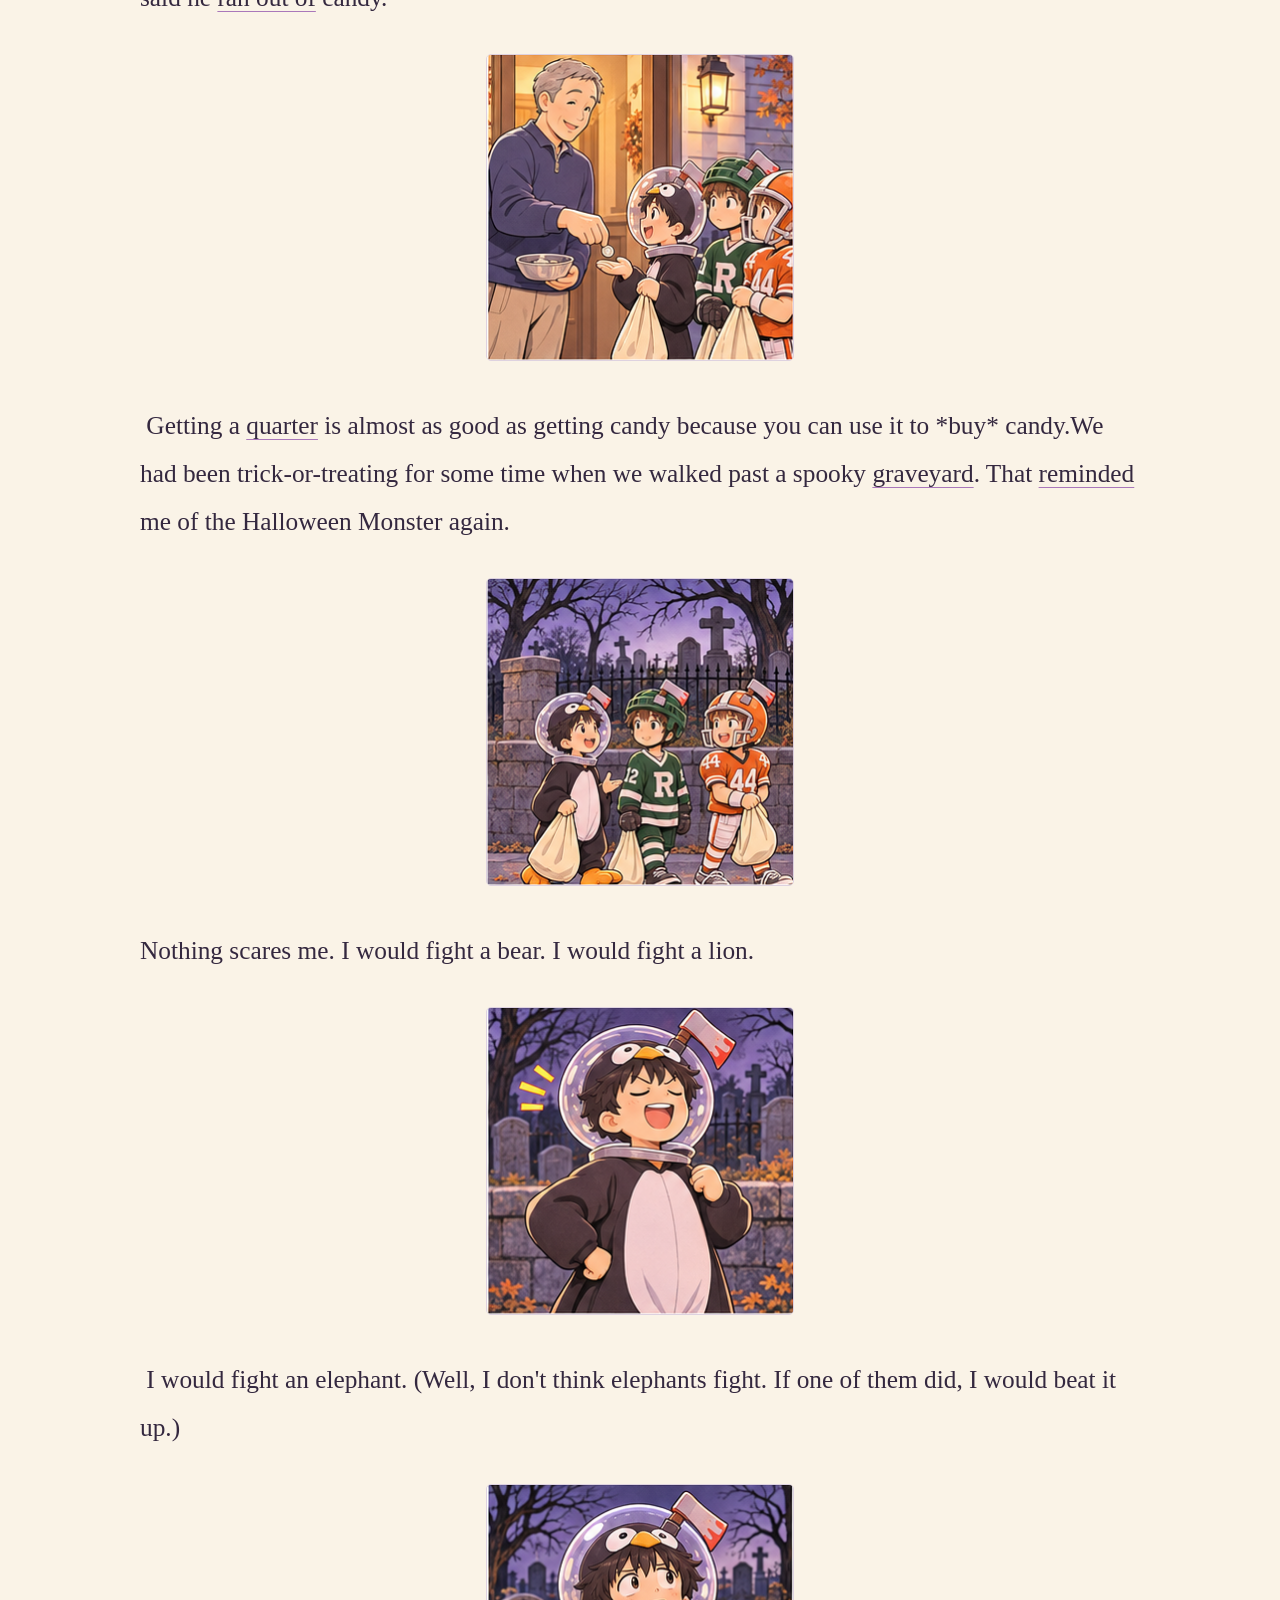
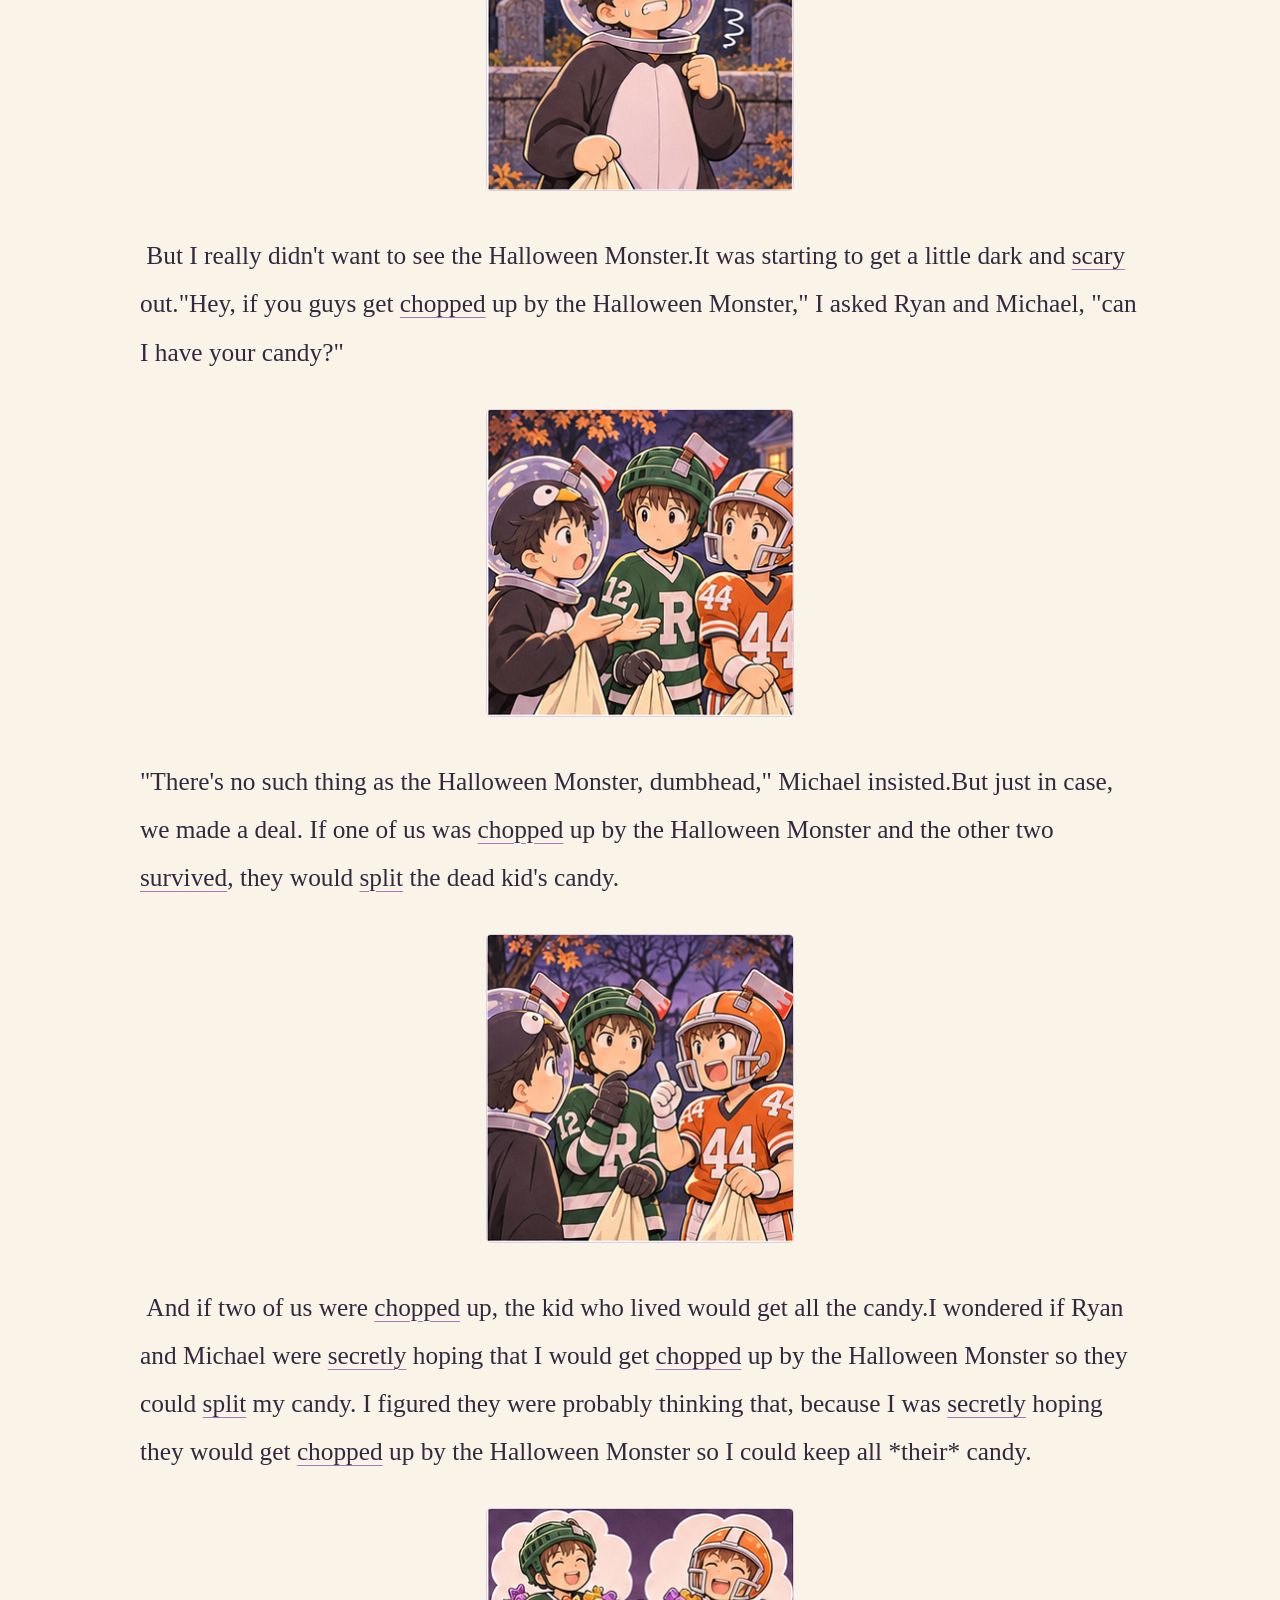
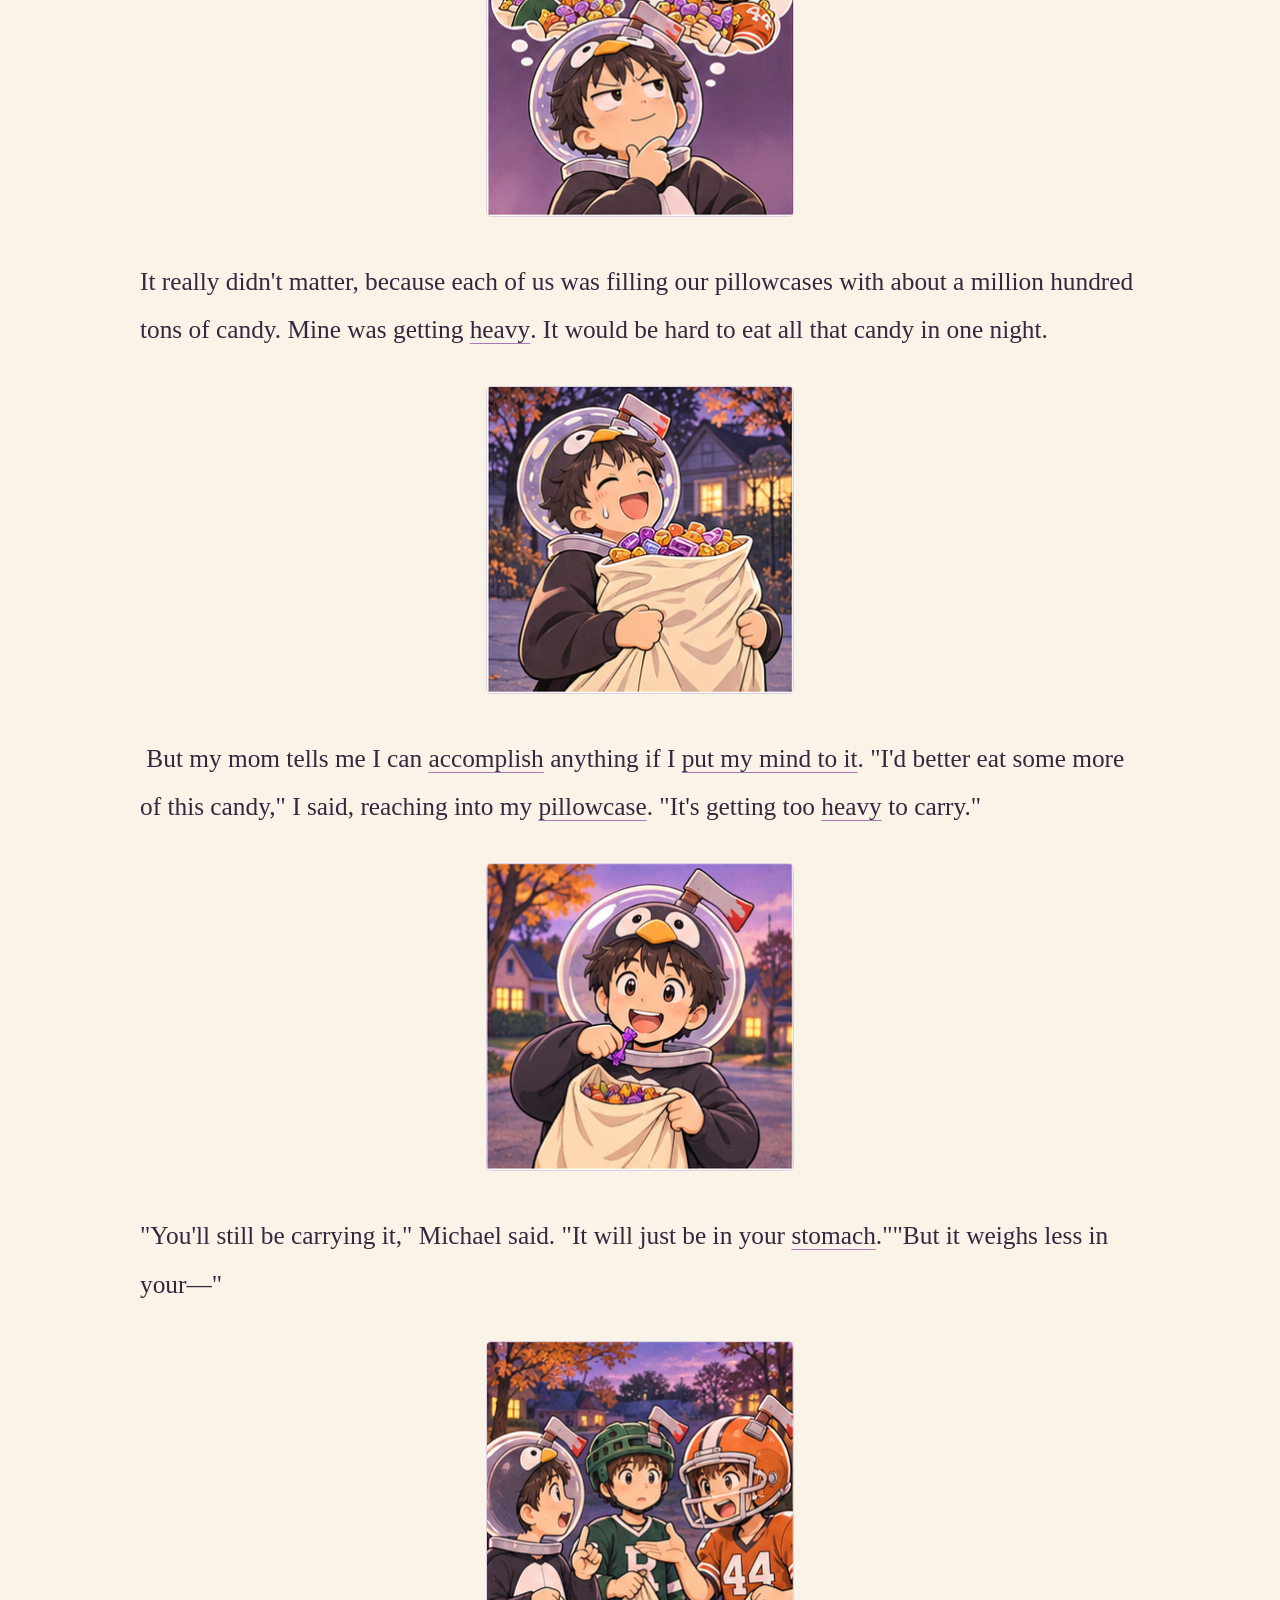
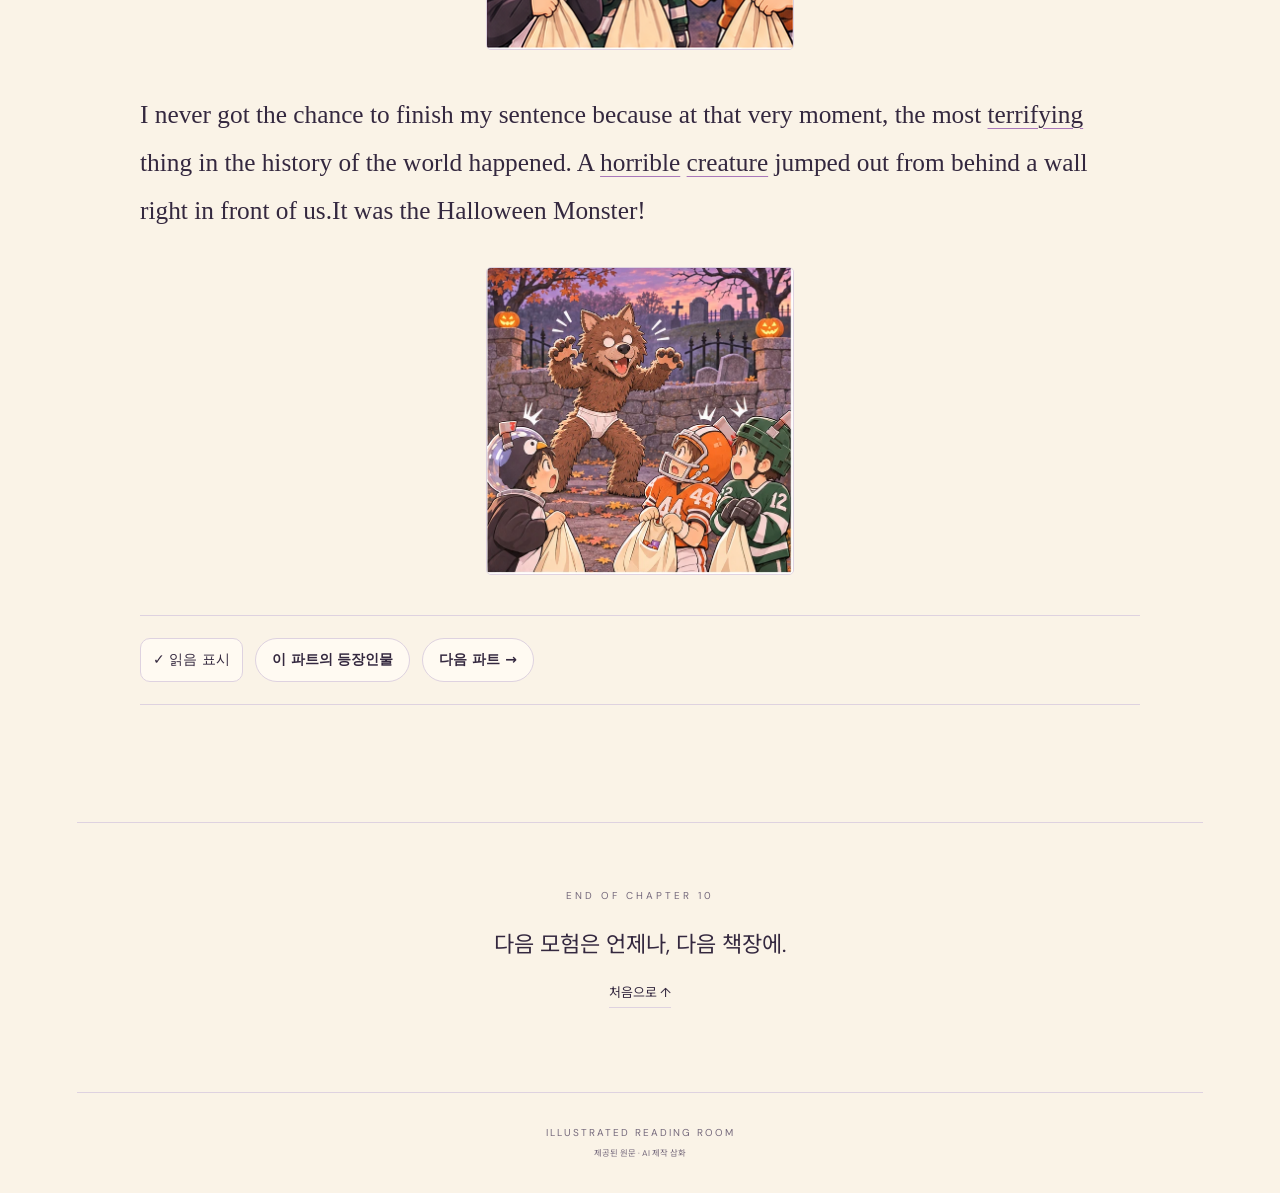
<file: 6-3.html>
<!doctype html>
<html lang="ko" data-story-id="mws13-reading-room"><head><meta charset="utf-8"><meta name="viewport" content="width=device-width,initial-scale=1,viewport-fit=cover"><meta name="theme-color" content="#263e30"><meta name="description" content="My Weird School #13 · 챕터 6–10 · 9개의 파트로 읽는 할로윈 이야기"><title>Chapter 6. Giant Bananas and Two-headed Astronauts - Part 3 of 3 · MWS13</title><link rel="stylesheet" href="style.css?v=866c1f9c6936"><script src="app.js?v=866c1f9c6936" defer></script><script src="pwa.js?v=866c1f9c6936" defer></script><link rel="manifest" href="manifest.webmanifest"><meta name="mobile-web-app-capable" content="yes"><meta name="apple-mobile-web-app-capable" content="yes"><meta name="apple-mobile-web-app-title" content="MWS13 Reader"><meta name="apple-mobile-web-app-status-bar-style" content="black-translucent"><link rel="apple-touch-icon" href="assets/app-icon-180.png"><link rel="icon" type="image/png" sizes="192x192" href="assets/app-icon-192.png"></head>
<body><a class="skip" href="#chapter-003">본문으로 이동</a><div class="floating-reader" id="floating-reader" role="region" aria-label="독서 도구"><details class="chapter-menu" id="chapter-menu"><summary>어디로 떠나 볼까요?<span aria-hidden="true">목차 ⌄</span></summary><nav class="toc" aria-label="전체 이야기 목차"><div class="toc-book"><h3>Mrs. Patty Is Batty!</h3><div class="toc-links"><a href="6-1.html"><span>6-1</span>Chapter 6. Giant Bananas and Two-headed Astronauts</a><a href="6-2.html"><span>6-2</span>Chapter 6. Giant Bananas and Two-headed Astronauts</a><a href="6-3.html"><span>6-3</span>Chapter 6. Giant Bananas and Two-headed Astronauts</a><a href="7-1.html"><span>7-1</span>Chapter 7. The Halloween Monster!</a><a href="8-1.html"><span>8-1</span>Chapter 8. The Most Horrible, Dreadful, Disgusting, Repulsive Creature That Ever Walked the Earth</a><a href="9-1.html"><span>9-1</span>Chapter 9. Mrs. Patty&#x27;s Weird House</a><a href="9-2.html"><span>9-2</span>Chapter 9. Mrs. Patty&#x27;s Weird House</a><a href="10-1.html"><span>10-1</span>Chapter 10. Marvin the Headless Mummy</a><a href="10-2.html"><span>10-2</span>Chapter 10. Marvin the Headless Mummy</a></div></div></nav></details><div class="reading-tools"><div><label for="font-size">글자 크기 <output id="font-value" for="font-size">19pt</output></label></div><div class="size-controls"><button type="button" id="smaller" aria-label="글자 크기 줄이기">A−</button><input id="font-size" type="range" min="14" max="50" step="1" value="19" aria-label="본문 글자 크기"><button type="button" id="larger" aria-label="글자 크기 늘리기">A+</button></div></div></div>
<div class="shell"><header class="topbar"><a class="brand" href="index.html">READ<span>THE READING ROOM</span></a><a class="library-link" href="characters.html">등장인물 시트 ↗</a><button id="install-app" type="button">앱 설치</button><button id="theme" type="button" aria-label="어두운 테마로 전환">◐ <span>테마</span></button></header><main><div class="hero"><div class="hero-copy"><span class="eyebrow">OPEN A BOOK. FIND A WORLD.</span><h1 lang="en">Mrs. Patty Is Batty!</h1><p class="hero-desc">My Weird School #13 · 챕터 6–10 · 9개의 파트로 읽는 할로윈 이야기</p><a class="start" href="#chapter-003">이야기 읽기 <span>↗</span></a><div class="stats"><span><b>1</b> PART</span><span><b>11</b> ILLUSTRATIONS</span></div></div><div class="hero-art"><img src="assets/c06p03-b001-scene.webp" width="308" height="307" loading="eager" decoding="async" alt="Luckily, most people gave us candy. But at one house a man gave each of us a quarter instead. He said he ran out of candy."><span class="art-note">Chapter 6. Giant Bananas and Two-headed Astronauts - Part 3 of 3</span></div></div><section class="part-library" aria-label="파트별 읽기"><a class="part-card" href="6-1.html"><small>CHAPTER 06</small><strong>Part 1</strong>Giant Bananas and Two-headed Astronauts<small class="progress-label" data-part="MWS13_C06_P01"></small></a><a class="part-card" href="6-2.html"><small>CHAPTER 06</small><strong>Part 2</strong>Giant Bananas and Two-headed Astronauts<small class="progress-label" data-part="MWS13_C06_P02"></small></a><a class="part-card" href="6-3.html"><small>CHAPTER 06</small><strong>Part 3</strong>Giant Bananas and Two-headed Astronauts<small class="progress-label" data-part="MWS13_C06_P03"></small></a><a class="part-card" href="7-1.html"><small>CHAPTER 07</small><strong>Part 1</strong>The Halloween Monster!<small class="progress-label" data-part="MWS13_C07_P01"></small></a><a class="part-card" href="8-1.html"><small>CHAPTER 08</small><strong>Part 1</strong>The Most Horrible, Dreadful, Disgusting, Repulsive Creature That Ever Walked the Earth<small class="progress-label" data-part="MWS13_C08_P01"></small></a><a class="part-card" href="9-1.html"><small>CHAPTER 09</small><strong>Part 1</strong>Mrs. Patty&#x27;s Weird House<small class="progress-label" data-part="MWS13_C09_P01"></small></a><a class="part-card" href="9-2.html"><small>CHAPTER 09</small><strong>Part 2</strong>Mrs. Patty&#x27;s Weird House<small class="progress-label" data-part="MWS13_C09_P02"></small></a><a class="part-card" href="10-1.html"><small>CHAPTER 10</small><strong>Part 1</strong>Marvin the Headless Mummy<small class="progress-label" data-part="MWS13_C10_P01"></small></a><a class="part-card" href="10-2.html"><small>CHAPTER 10</small><strong>Part 2</strong>Marvin the Headless Mummy<small class="progress-label" data-part="MWS13_C10_P02"></small></a></section><p class="vocab-help">밑줄 단어를 누르면 문장 아래에 한글 뜻과 영어 정의가 펼쳐집니다. 다른 단어를 누르면 이전 카드는 닫힙니다.</p><article><section class="chapter" id="chapter-003" aria-labelledby="chapter-003-title" lang="en"><header class="chapter-head"><span>CHAPTER 03</span><h3 id="chapter-003-title">Chapter 6. Giant Bananas and Two-headed Astronauts - Part 3 of 3</h3></header><div class="reading-block" id="c06p03-b001" data-sentences="3"><span class="source-fragment reading-sentence" id="p0034" data-source-paragraph="p0034" data-start="0" data-end="35">Luckily, most people gave us candy.</span><span class="source-fragment reading-sentence" data-source-paragraph="p0034" data-start="35" data-end="93"> But at one house a man gave each of us a <button type="button" class="vocab-word" data-vocab="quarter" aria-expanded="false" aria-controls="vocab-card">quarter</button> instead.</span><span class="source-fragment reading-sentence" data-source-paragraph="p0034" data-start="93" data-end="122"> He said he <button type="button" class="vocab-word" data-vocab="ran out of" aria-expanded="false" aria-controls="vocab-card">ran out of</button> candy.</span></div><figure class="dense-illustration" data-block="c06p03-b001" data-scene="c06p03-b001-scene"><a href="assets/c06p03-b001-scene.webp" target="_blank" rel="noopener" aria-label="삽화 크게 보기"><img src="assets/c06p03-b001-scene.webp" width="308" height="307" loading="lazy" decoding="async" alt="Luckily, most people gave us candy. But at one house a man gave each of us a quarter instead. He said he ran out of candy."></a></figure><div class="reading-block" id="c06p03-b002" data-sentences="3"><span class="source-fragment reading-sentence" data-source-paragraph="p0034" data-start="122" data-end="214"> Getting a <button type="button" class="vocab-word" data-vocab="quarter" aria-expanded="false" aria-controls="vocab-card">quarter</button> is almost as good as getting candy because you can use it to *buy* candy.</span><span class="source-fragment reading-sentence" id="p0035" data-source-paragraph="p0035" data-start="0" data-end="83">We had been trick-or-treating for some time when we walked past a spooky <button type="button" class="vocab-word" data-vocab="graveyard" aria-expanded="false" aria-controls="vocab-card">graveyard</button>.</span><span class="source-fragment reading-sentence" data-source-paragraph="p0035" data-start="83" data-end="132"> That <button type="button" class="vocab-word" data-vocab="reminded" aria-expanded="false" aria-controls="vocab-card">reminded</button> me of the Halloween Monster again.</span></div><figure class="dense-illustration" data-block="c06p03-b002" data-scene="c06p03-b002-scene"><a href="assets/c06p03-b002-scene.webp" target="_blank" rel="noopener" aria-label="삽화 크게 보기"><img src="assets/c06p03-b002-scene.webp" width="307" height="307" loading="lazy" decoding="async" alt="Getting a quarter is almost as good as getting candy because you can use it to *buy* candy. We had been trick-or-treating for some time when"></a></figure><div class="reading-block" id="c06p03-b003" data-sentences="3"><span class="source-fragment reading-sentence" id="p0036" data-source-paragraph="p0036" data-start="0" data-end="18">Nothing scares me.</span><span class="source-fragment reading-sentence" data-source-paragraph="p0036" data-start="18" data-end="40"> I would fight a bear.</span><span class="source-fragment reading-sentence" data-source-paragraph="p0036" data-start="40" data-end="62"> I would fight a lion.</span></div><figure class="dense-illustration" data-block="c06p03-b003" data-scene="c06p03-b003-scene"><a href="assets/c06p03-b003-scene.webp" target="_blank" rel="noopener" aria-label="삽화 크게 보기"><img src="assets/c06p03-b003-scene.webp" width="307" height="307" loading="lazy" decoding="async" alt="Nothing scares me. I would fight a bear. I would fight a lion."></a></figure><div class="reading-block" id="c06p03-b004" data-sentences="3"><span class="source-fragment reading-sentence" data-source-paragraph="p0036" data-start="62" data-end="89"> I would fight an elephant.</span><span class="source-fragment reading-sentence" data-source-paragraph="p0036" data-start="89" data-end="127"> (Well, I don&#x27;t think elephants fight.</span><span class="source-fragment reading-sentence" data-source-paragraph="p0036" data-start="127" data-end="168"> If one of them did, I would beat it up.)</span></div><figure class="dense-illustration" data-block="c06p03-b004" data-scene="c06p03-b004-scene"><a href="assets/c06p03-b004-scene.webp" target="_blank" rel="noopener" aria-label="삽화 크게 보기"><img src="assets/c06p03-b004-scene.webp" width="308" height="307" loading="lazy" decoding="async" alt="I would fight an elephant. (Well, I don&#x27;t think elephants fight. If one of them did, I would beat it up.)"></a></figure><div class="reading-block" id="c06p03-b005" data-sentences="3"><span class="source-fragment reading-sentence" data-source-paragraph="p0036" data-start="168" data-end="223"> But I really didn&#x27;t want to see the Halloween Monster.</span><span class="source-fragment reading-sentence" id="p0037" data-source-paragraph="p0037" data-start="0" data-end="51">It was starting to get a little dark and <button type="button" class="vocab-word" data-vocab="scary" aria-expanded="false" aria-controls="vocab-card">scary</button> out.</span><span class="source-fragment reading-sentence" id="p0038" data-source-paragraph="p0038" data-start="0" data-end="110">&quot;Hey, if you guys get <button type="button" class="vocab-word" data-vocab="chopped" aria-expanded="false" aria-controls="vocab-card">chopped</button> up by the Halloween Monster,&quot; I asked Ryan and Michael, &quot;can I have your candy?&quot;</span></div><figure class="dense-illustration" data-block="c06p03-b005" data-scene="c06p03-b005-scene"><a href="assets/c06p03-b005-scene.webp" target="_blank" rel="noopener" aria-label="삽화 크게 보기"><img src="assets/c06p03-b005-scene.webp" width="308" height="308" loading="lazy" decoding="async" alt="But I really didn&#x27;t want to see the Halloween Monster. It was starting to get a little dark and scary out. &quot;Hey, if you guys get chopped up "></a></figure><div class="reading-block" id="c06p03-b006" data-sentences="3"><span class="source-fragment reading-sentence" id="p0039" data-source-paragraph="p0039" data-start="0" data-end="77">&quot;There&#x27;s no such thing as the Halloween Monster, dumbhead,&quot; Michael insisted.</span><span class="source-fragment reading-sentence" id="p0040" data-source-paragraph="p0040" data-start="0" data-end="33">But just in case, we made a deal.</span><span class="source-fragment reading-sentence" data-source-paragraph="p0040" data-start="33" data-end="153"> If one of us was <button type="button" class="vocab-word" data-vocab="chopped" aria-expanded="false" aria-controls="vocab-card">chopped</button> up by the Halloween Monster and the other two <button type="button" class="vocab-word" data-vocab="survived" aria-expanded="false" aria-controls="vocab-card">survived</button>, they would <button type="button" class="vocab-word" data-vocab="split" aria-expanded="false" aria-controls="vocab-card">split</button> the dead kid&#x27;s candy.</span></div><figure class="dense-illustration" data-block="c06p03-b006" data-scene="c06p03-b006-scene"><a href="assets/c06p03-b006-scene.webp" target="_blank" rel="noopener" aria-label="삽화 크게 보기"><img src="assets/c06p03-b006-scene.webp" width="307" height="308" loading="lazy" decoding="async" alt="&quot;There&#x27;s no such thing as the Halloween Monster, dumbhead,&quot; Michael insisted. But just in case, we made a deal. If one of us was chopped up "></a></figure><div class="reading-block" id="c06p03-b007" data-sentences="3"><span class="source-fragment reading-sentence" data-source-paragraph="p0040" data-start="153" data-end="230"> And if two of us were <button type="button" class="vocab-word" data-vocab="chopped" aria-expanded="false" aria-controls="vocab-card">chopped</button> up, the kid who lived would get all the candy.</span><span class="source-fragment reading-sentence" id="p0041" data-source-paragraph="p0041" data-start="0" data-end="134">I wondered if Ryan and Michael were <button type="button" class="vocab-word" data-vocab="secretly" aria-expanded="false" aria-controls="vocab-card">secretly</button> hoping that I would get <button type="button" class="vocab-word" data-vocab="chopped" aria-expanded="false" aria-controls="vocab-card">chopped</button> up by the Halloween Monster so they could <button type="button" class="vocab-word" data-vocab="split" aria-expanded="false" aria-controls="vocab-card">split</button> my candy.</span><span class="source-fragment reading-sentence" data-source-paragraph="p0041" data-start="134" data-end="294"> I figured they were probably thinking that, because I was <button type="button" class="vocab-word" data-vocab="secretly" aria-expanded="false" aria-controls="vocab-card">secretly</button> hoping they would get <button type="button" class="vocab-word" data-vocab="chopped" aria-expanded="false" aria-controls="vocab-card">chopped</button> up by the Halloween Monster so I could keep all *their* candy.</span></div><figure class="dense-illustration" data-block="c06p03-b007" data-scene="c06p03-b007-scene"><a href="assets/c06p03-b007-scene.webp" target="_blank" rel="noopener" aria-label="삽화 크게 보기"><img src="assets/c06p03-b007-scene.webp" width="307" height="308" loading="lazy" decoding="async" alt="And if two of us were chopped up, the kid who lived would get all the candy. I wondered if Ryan and Michael were secretly hoping that I woul"></a></figure><div class="reading-block" id="c06p03-b008" data-sentences="3"><span class="source-fragment reading-sentence" id="p0042" data-source-paragraph="p0042" data-start="0" data-end="115">It really didn&#x27;t matter, because each of us was filling our pillowcases with about a million hundred tons of candy.</span><span class="source-fragment reading-sentence" data-source-paragraph="p0042" data-start="115" data-end="139"> Mine was getting <button type="button" class="vocab-word" data-vocab="heavy" aria-expanded="false" aria-controls="vocab-card">heavy</button>.</span><span class="source-fragment reading-sentence" data-source-paragraph="p0042" data-start="139" data-end="192"> It would be hard to eat all that candy in one night.</span></div><figure class="dense-illustration" data-block="c06p03-b008" data-scene="c06p03-b008-scene"><a href="assets/c06p03-b008-scene.webp" target="_blank" rel="noopener" aria-label="삽화 크게 보기"><img src="assets/c06p03-b008-scene.webp" width="308" height="308" loading="lazy" decoding="async" alt="It really didn&#x27;t matter, because each of us was filling our pillowcases with about a million hundred tons of candy. Mine was getting heavy. "></a></figure><div class="reading-block" id="c06p03-b009" data-sentences="3"><span class="source-fragment reading-sentence" data-source-paragraph="p0042" data-start="192" data-end="262"> But my mom tells me I can <button type="button" class="vocab-word" data-vocab="accomplish" aria-expanded="false" aria-controls="vocab-card">accomplish</button> anything if I <button type="button" class="vocab-word" data-vocab="put my mind to it" aria-expanded="false" aria-controls="vocab-card">put my mind to it</button>.</span><span class="source-fragment reading-sentence" data-source-paragraph="p0042" data-start="262" data-end="341"> &quot;I&#x27;d better eat some more of this candy,&quot; I said, reaching into my <button type="button" class="vocab-word" data-vocab="pillowcase" aria-expanded="false" aria-controls="vocab-card">pillowcase</button>.</span><span class="source-fragment reading-sentence" data-source-paragraph="p0042" data-start="341" data-end="376"> &quot;It&#x27;s getting too <button type="button" class="vocab-word" data-vocab="heavy" aria-expanded="false" aria-controls="vocab-card">heavy</button> to carry.&quot;</span></div><figure class="dense-illustration" data-block="c06p03-b009" data-scene="c06p03-b009-scene"><a href="assets/c06p03-b009-scene.webp" target="_blank" rel="noopener" aria-label="삽화 크게 보기"><img src="assets/c06p03-b009-scene.webp" width="308" height="308" loading="lazy" decoding="async" alt="But my mom tells me I can accomplish anything if I put my mind to it. &quot;I&#x27;d better eat some more of this candy,&quot; I said, reaching into my pil"></a></figure><div class="reading-block" id="c06p03-b010" data-sentences="3"><span class="source-fragment reading-sentence" id="p0043" data-source-paragraph="p0043" data-start="0" data-end="44">&quot;You&#x27;ll still be carrying it,&quot; Michael said.</span><span class="source-fragment reading-sentence" data-source-paragraph="p0043" data-start="44" data-end="79"> &quot;It will just be in your <button type="button" class="vocab-word" data-vocab="stomach" aria-expanded="false" aria-controls="vocab-card">stomach</button>.&quot;</span><span class="source-fragment reading-sentence" id="p0044" data-source-paragraph="p0044" data-start="0" data-end="29">&quot;But it weighs less in your—&quot;</span></div><figure class="dense-illustration" data-block="c06p03-b010" data-scene="c06p03-b010-scene"><a href="assets/c06p03-b010-scene.webp" target="_blank" rel="noopener" aria-label="삽화 크게 보기"><img src="assets/c06p03-b010-scene.webp" width="307" height="308" loading="lazy" decoding="async" alt="&quot;You&#x27;ll still be carrying it,&quot; Michael said. &quot;It will just be in your stomach.&quot; &quot;But it weighs less in your—&quot;"></a></figure><div class="reading-block" id="c06p03-b011" data-sentences="3"><span class="source-fragment reading-sentence" id="p0045" data-source-paragraph="p0045" data-start="0" data-end="137">I never got the chance to finish my sentence because at that very moment, the most <button type="button" class="vocab-word" data-vocab="terrifying" aria-expanded="false" aria-controls="vocab-card">terrifying</button> thing in the history of the world happened.</span><span class="source-fragment reading-sentence" data-source-paragraph="p0045" data-start="137" data-end="209"> A <button type="button" class="vocab-word" data-vocab="horrible" aria-expanded="false" aria-controls="vocab-card">horrible</button> <button type="button" class="vocab-word" data-vocab="creature" aria-expanded="false" aria-controls="vocab-card">creature</button> jumped out from behind a wall right in front of us.</span><span class="source-fragment reading-sentence" id="p0046" data-source-paragraph="p0046" data-start="0" data-end="29">It was the Halloween Monster!</span></div><figure class="dense-illustration" data-block="c06p03-b011" data-scene="ch06-sc04"><a href="assets/ch06-sc04.webp" target="_blank" rel="noopener" aria-label="삽화 크게 보기"><img src="assets/ch06-sc04.webp" width="619" height="619" loading="lazy" decoding="async" alt="A furry costumed figure jumps from behind a wall in front of the boys."></a></figure><div class="part-finish"><button class="check-read" data-complete="MWS13_C06_P03">✓ 읽음 표시</button><a class="library-link" href="characters.html?part=MWS13_C06_P03">이 파트의 등장인물</a><a class="library-link" href="7-1.html">다음 파트 →</a></div></section></article><div class="end-note"><span>END OF CHAPTER 10</span><p>다음 모험은 언제나, 다음 책장에.</p><a href="#">처음으로 ↑</a></div></main><footer>ILLUSTRATED READING ROOM<br><small>제공된 원문 · AI 제작 삽화</small></footer></div>
<dialog id="install-help" aria-labelledby="install-title"><h2 id="install-title">내 독서 앱으로 설치하기</h2><p id="install-instructions"></p><p class="install-note">설치 후 홈 화면이나 바탕 화면의 앱 아이콘을 눌러 열어 주세요.</p><div class="install-buttons"><button type="button" id="read-fullscreen" hidden>전체화면으로 읽기</button><form method="dialog"><button>닫기</button></form></div></dialog><script src="vocabulary.js" defer></script><script src="parts.js" defer></script></body></html>
</file>
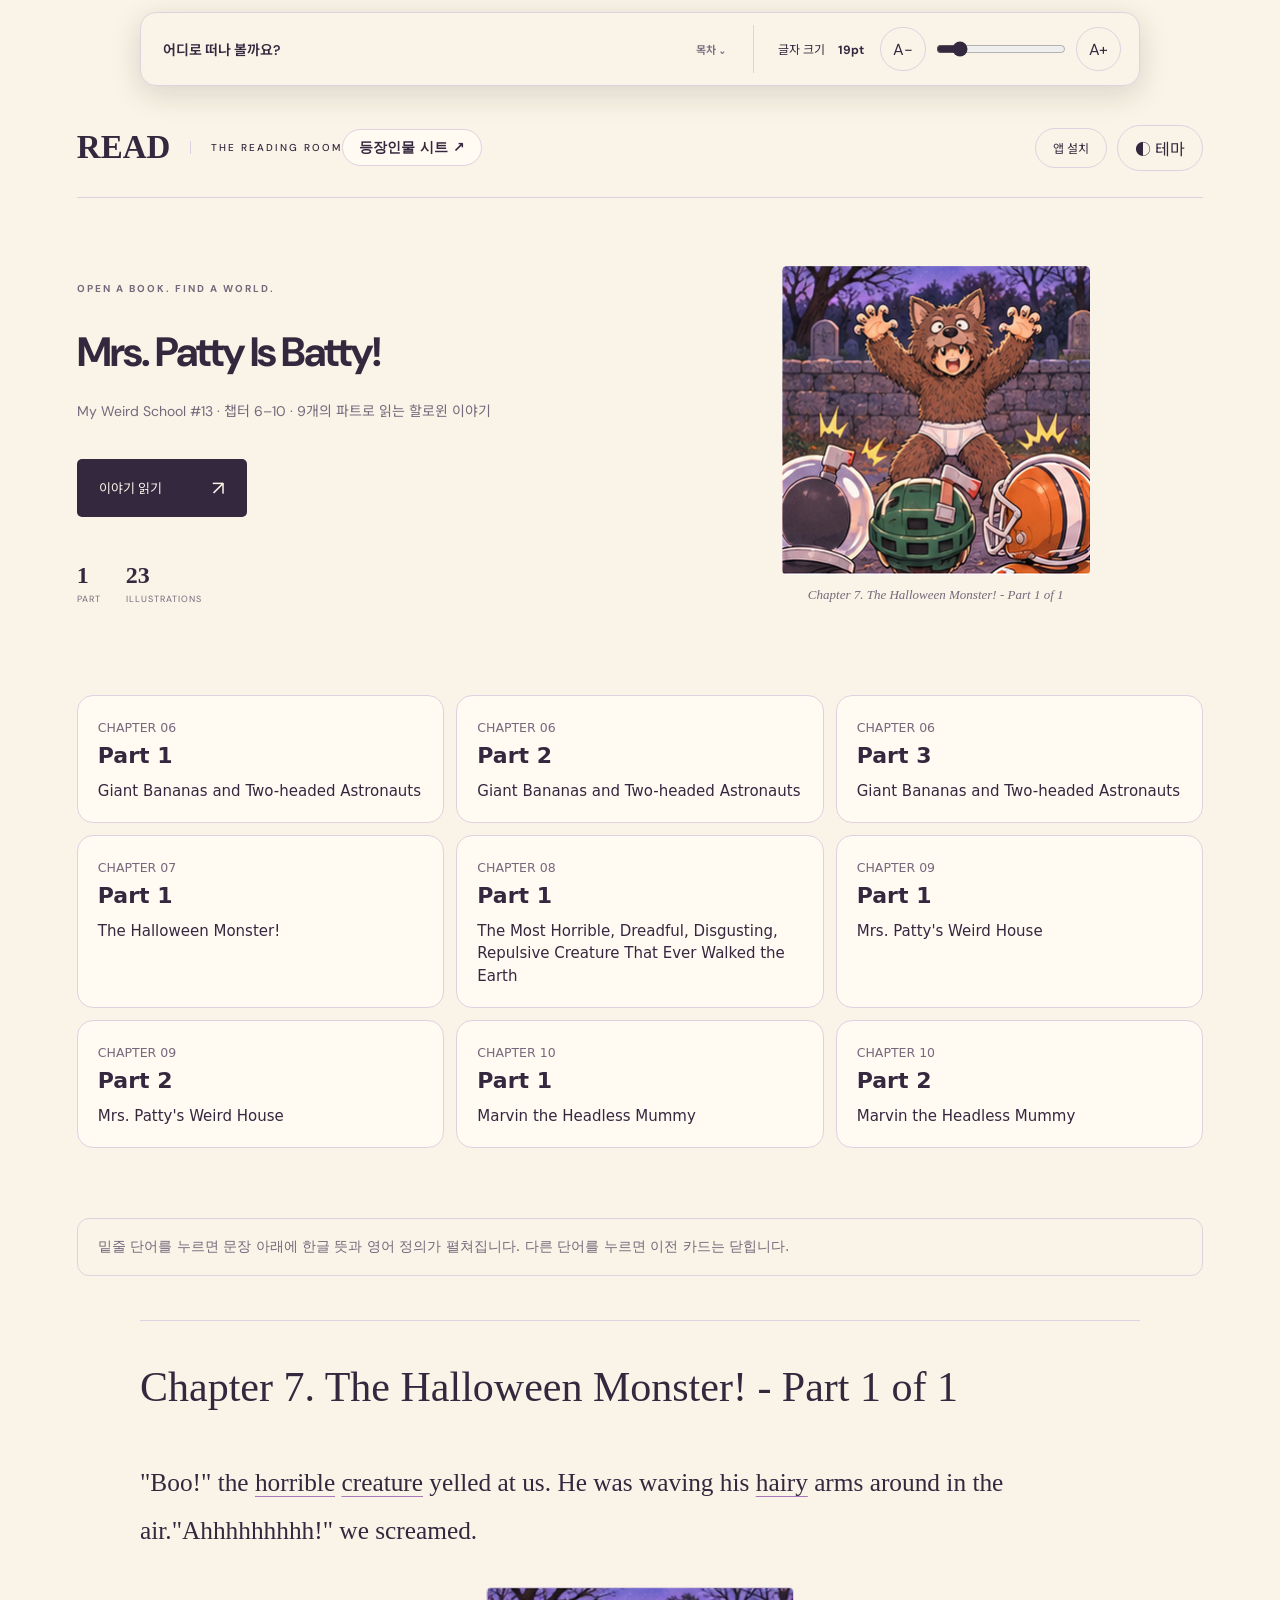
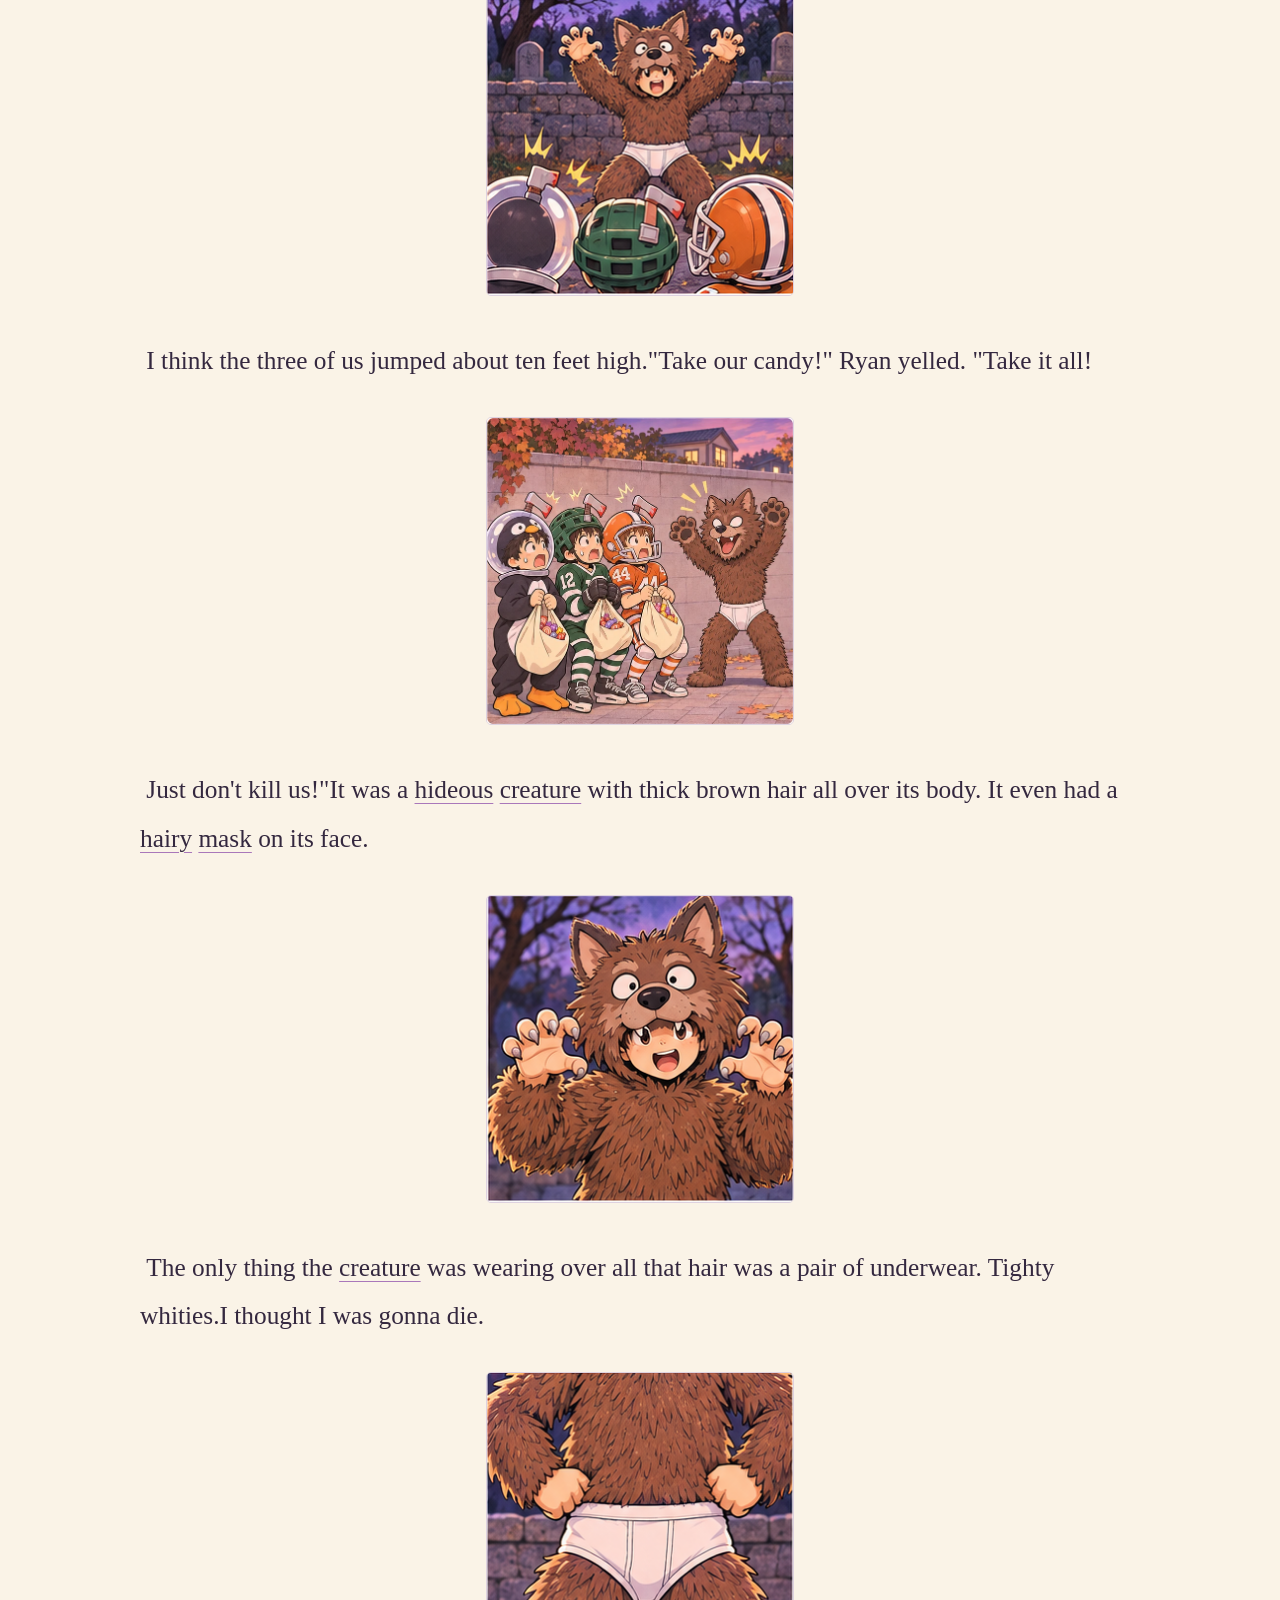
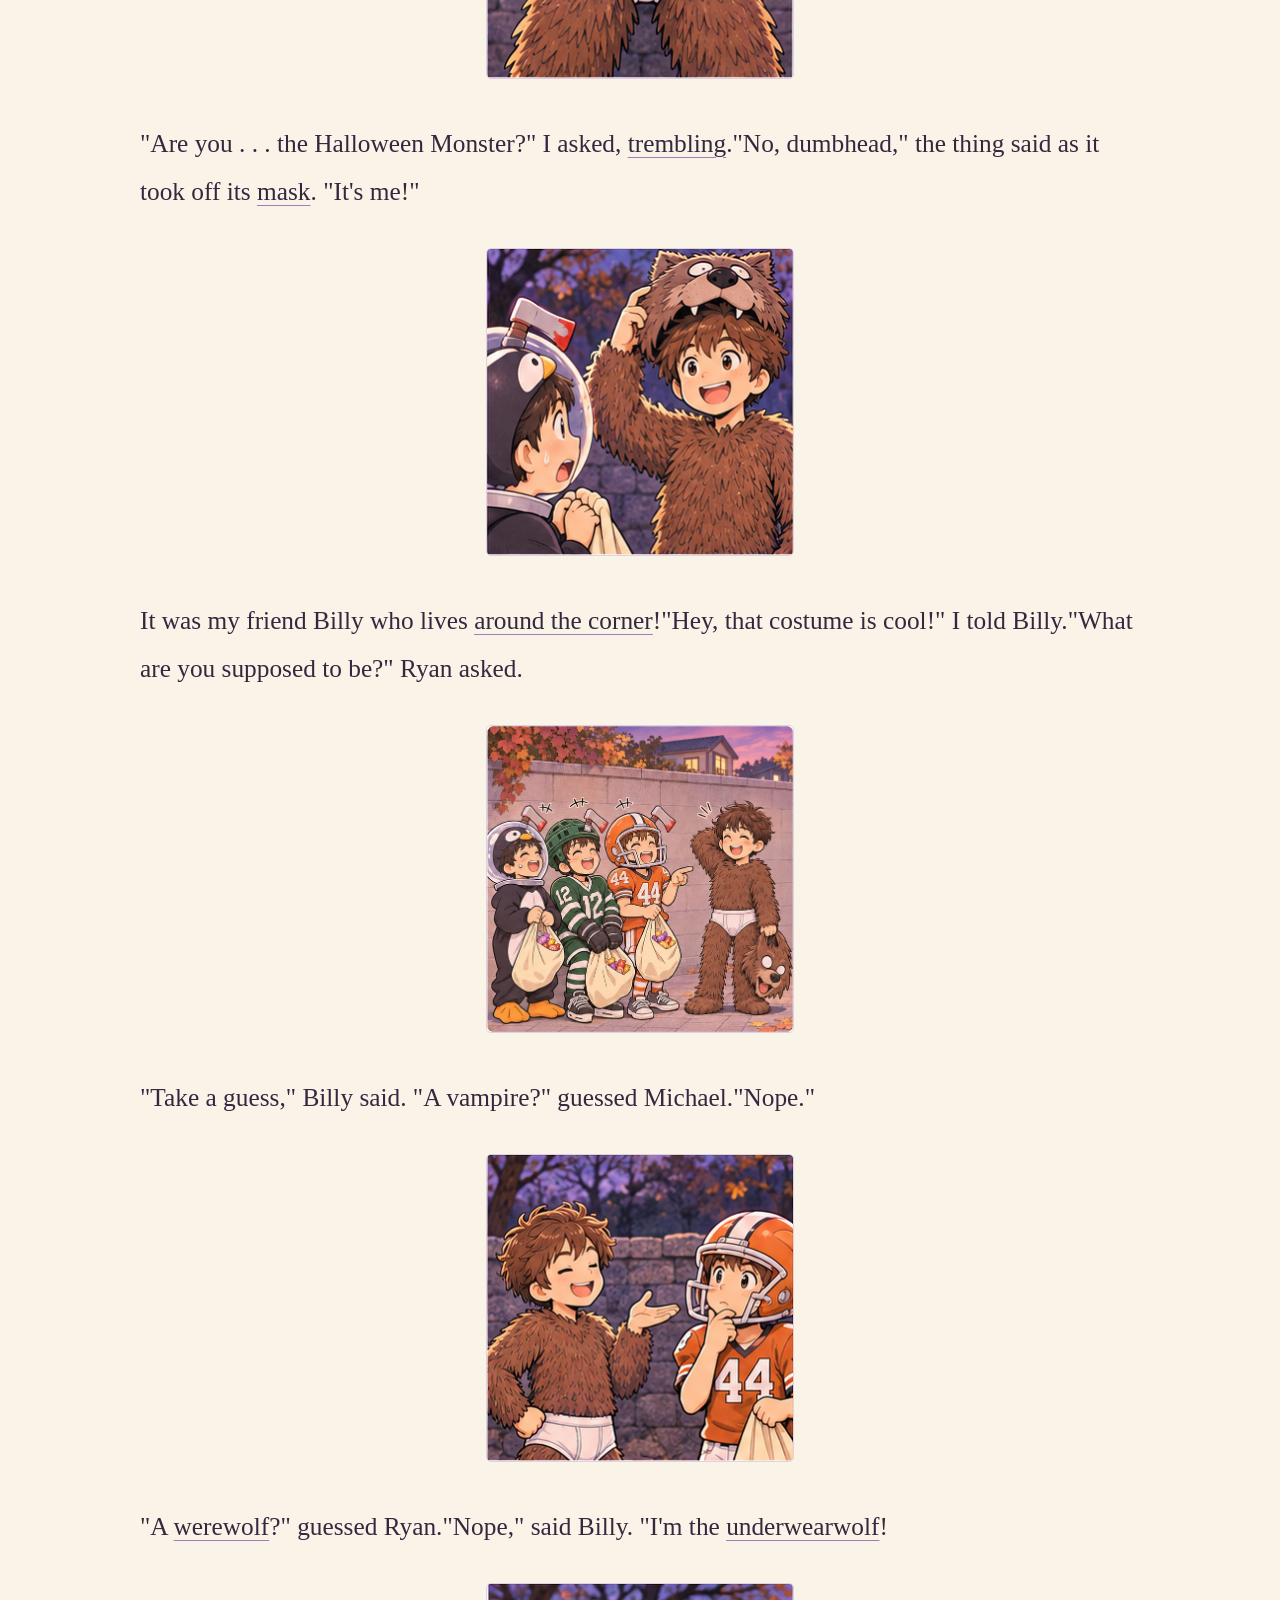
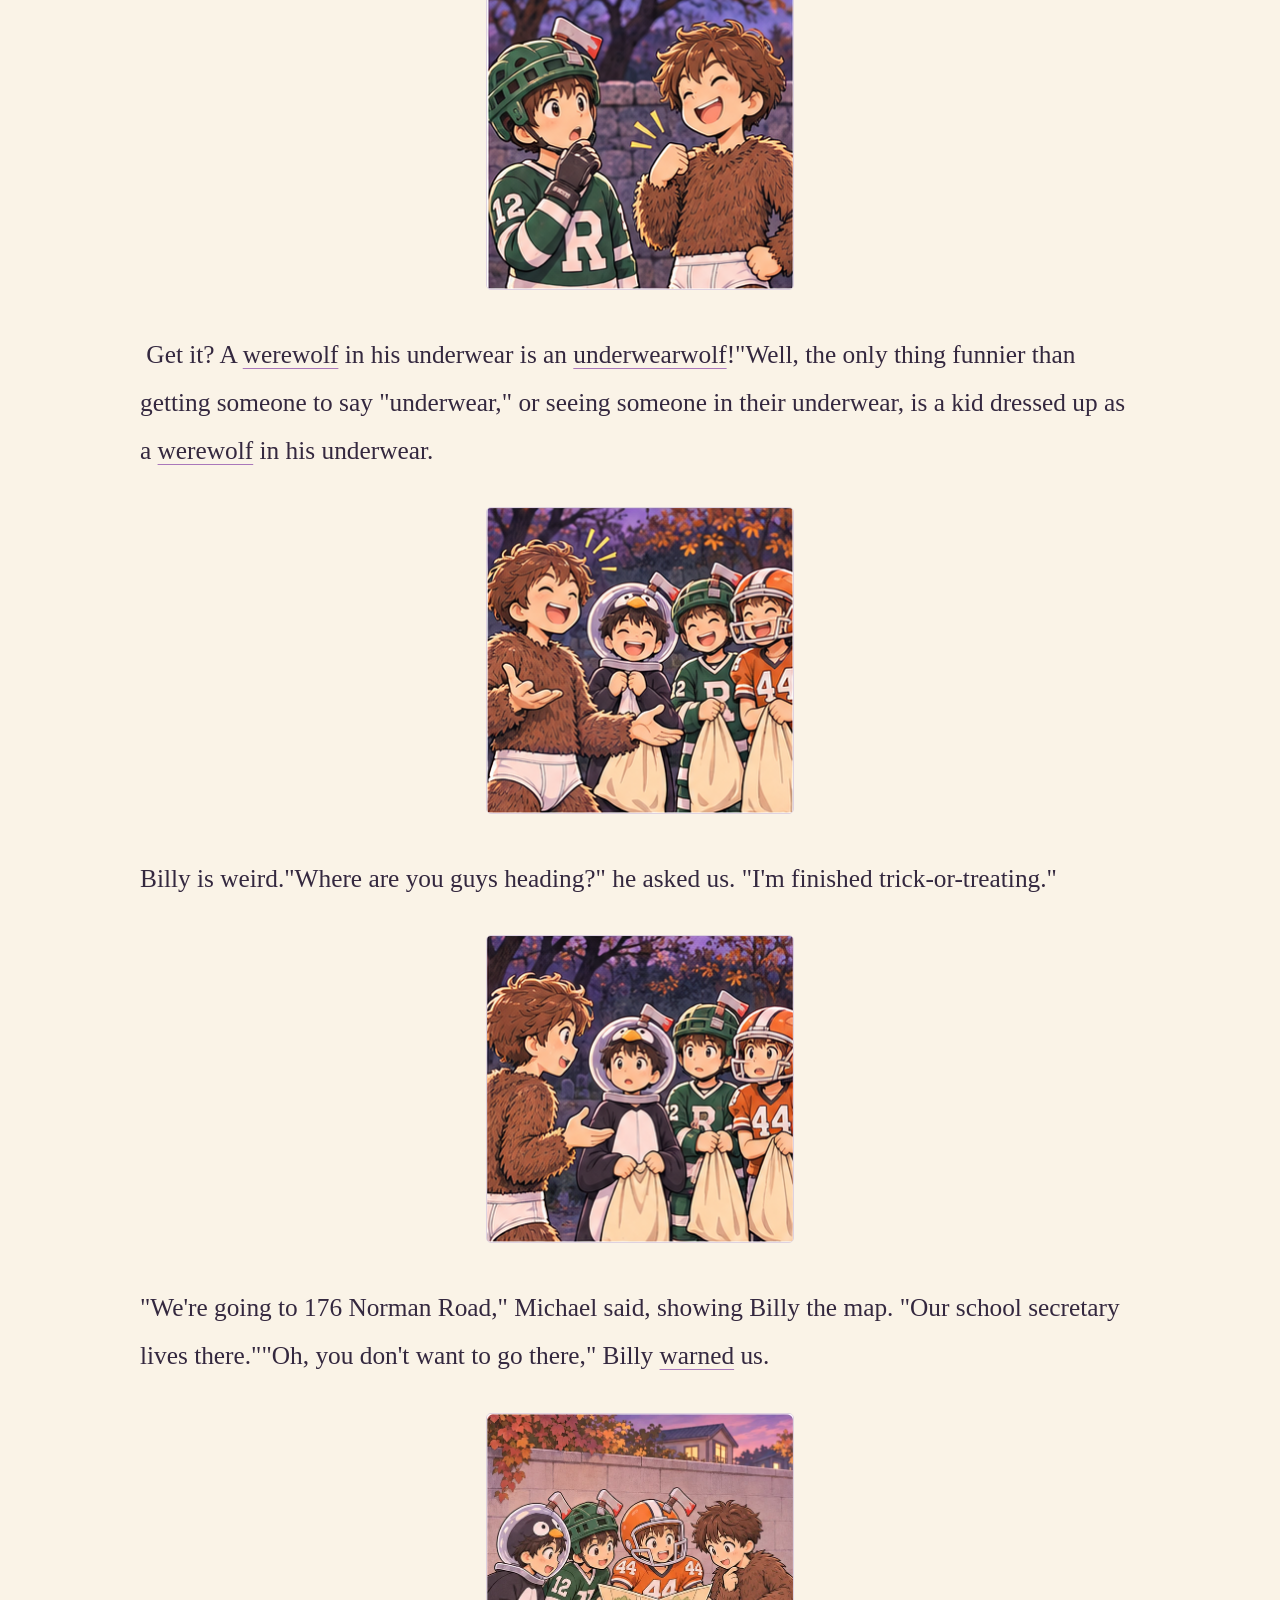
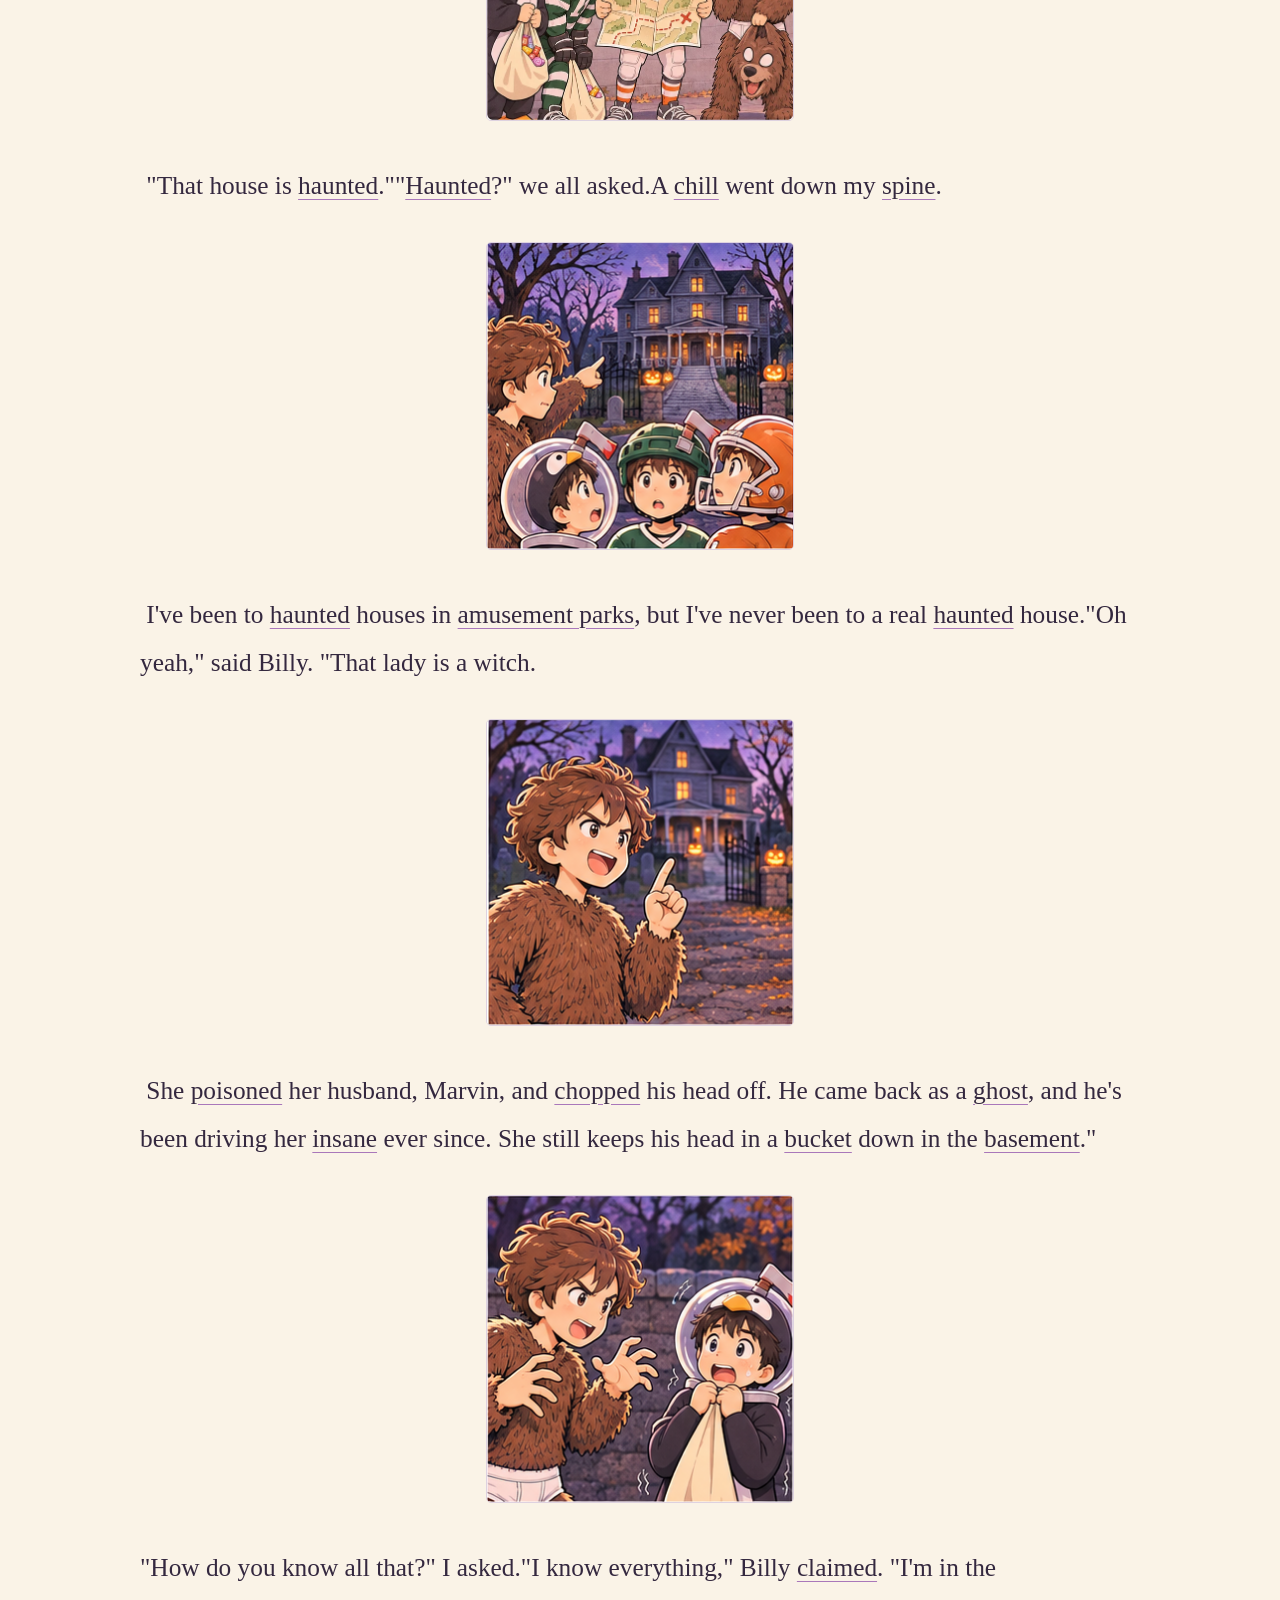
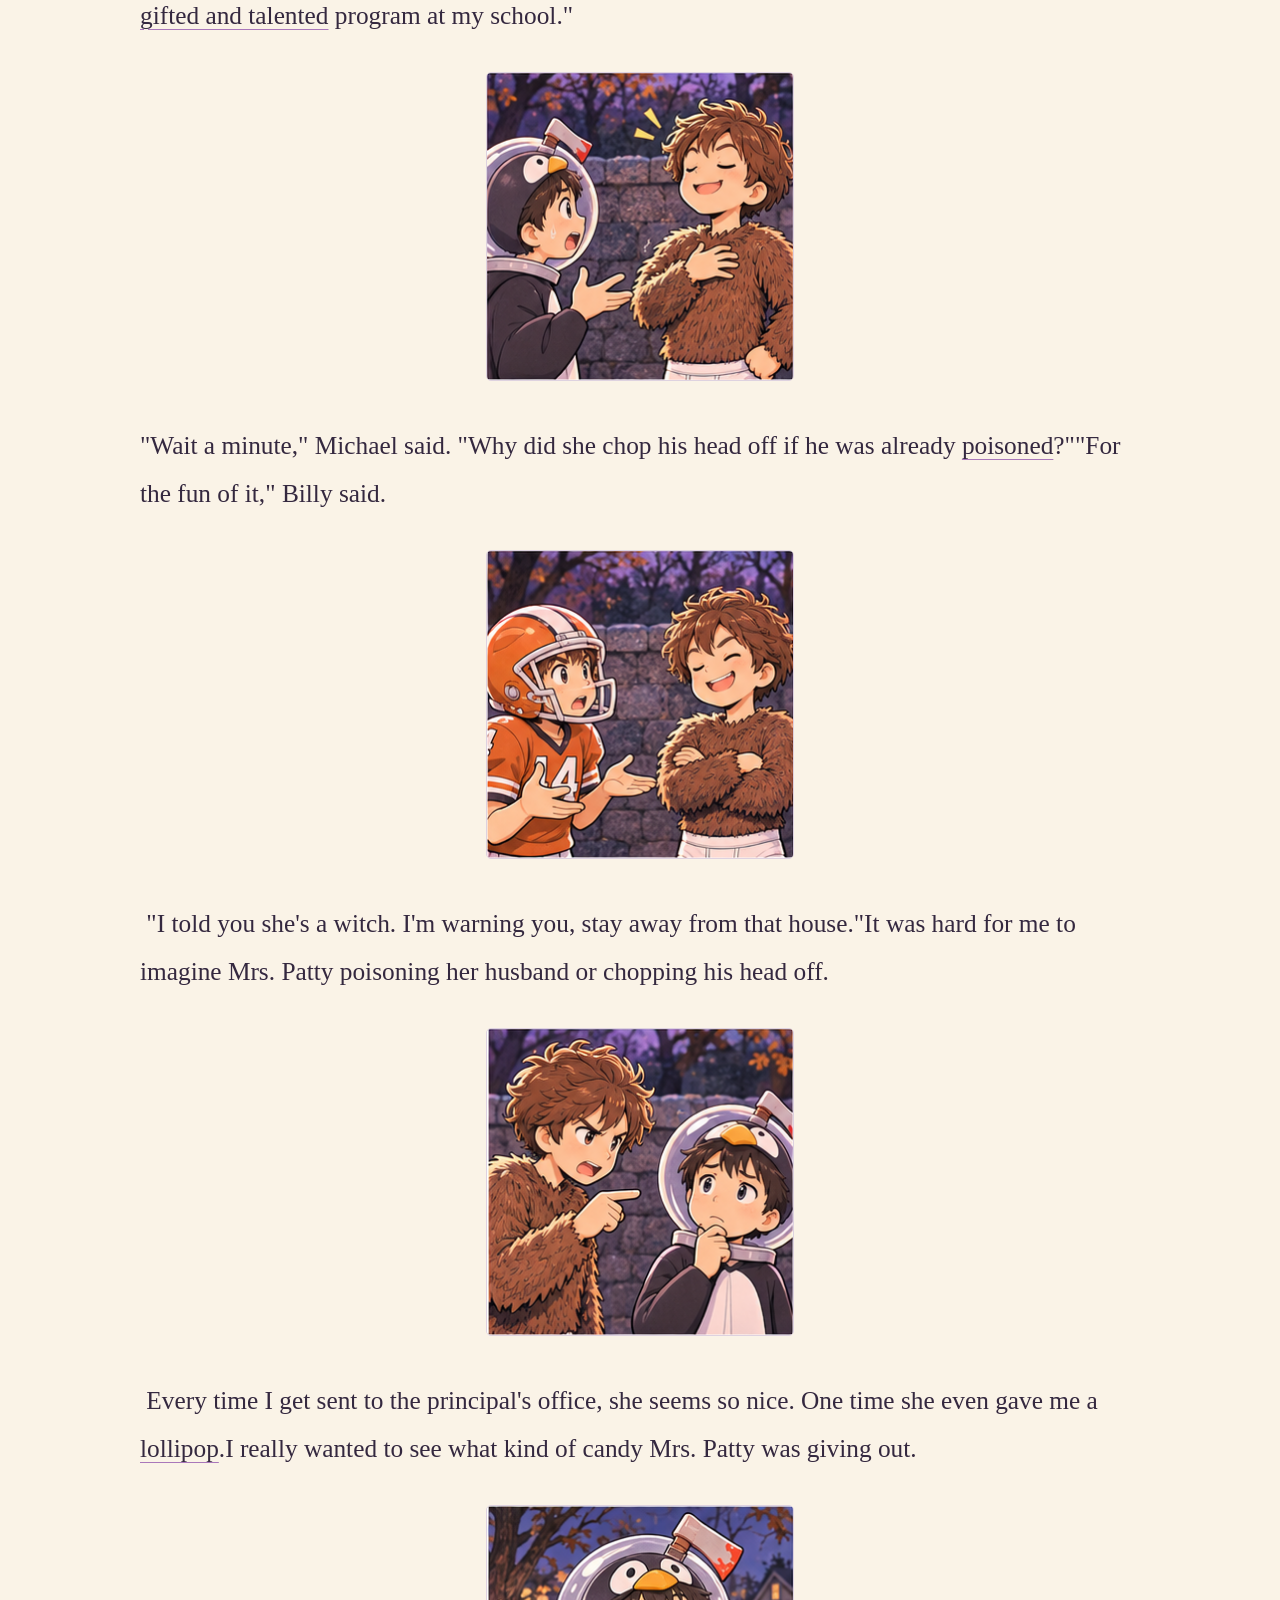
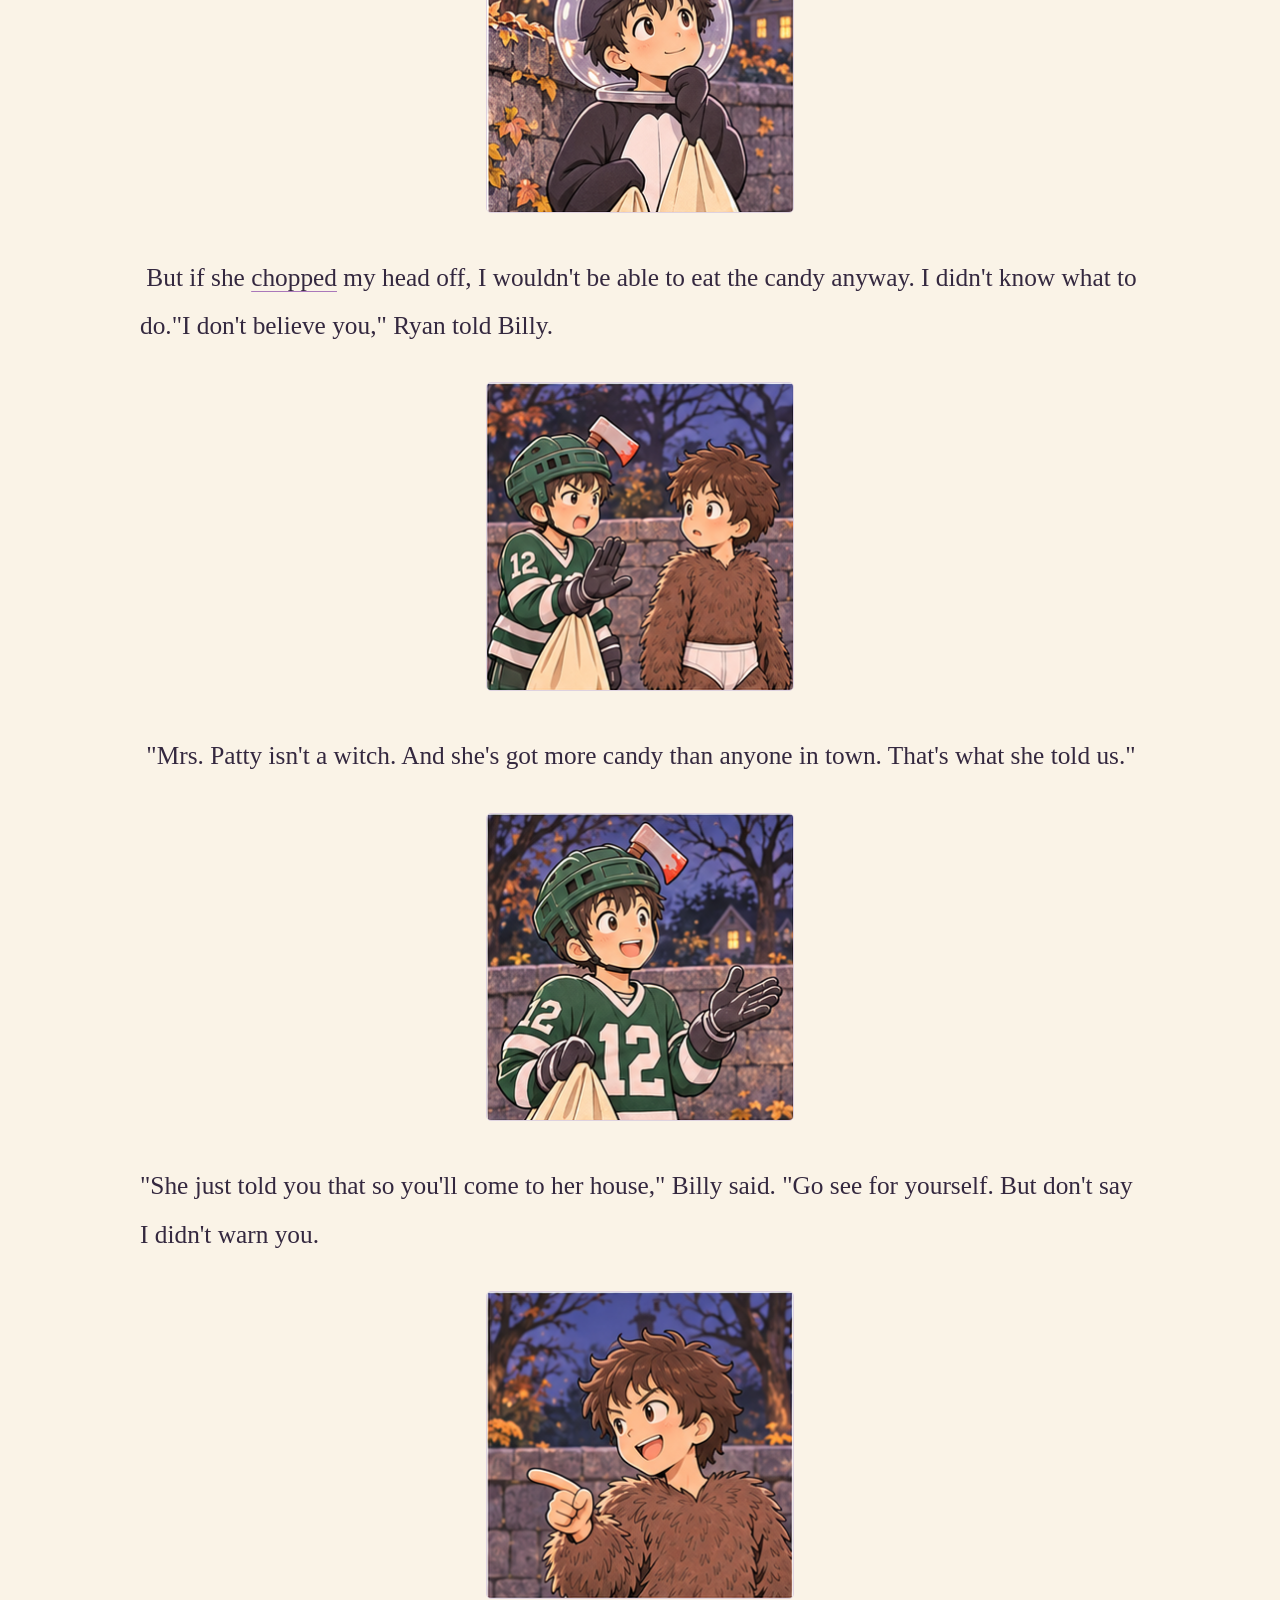
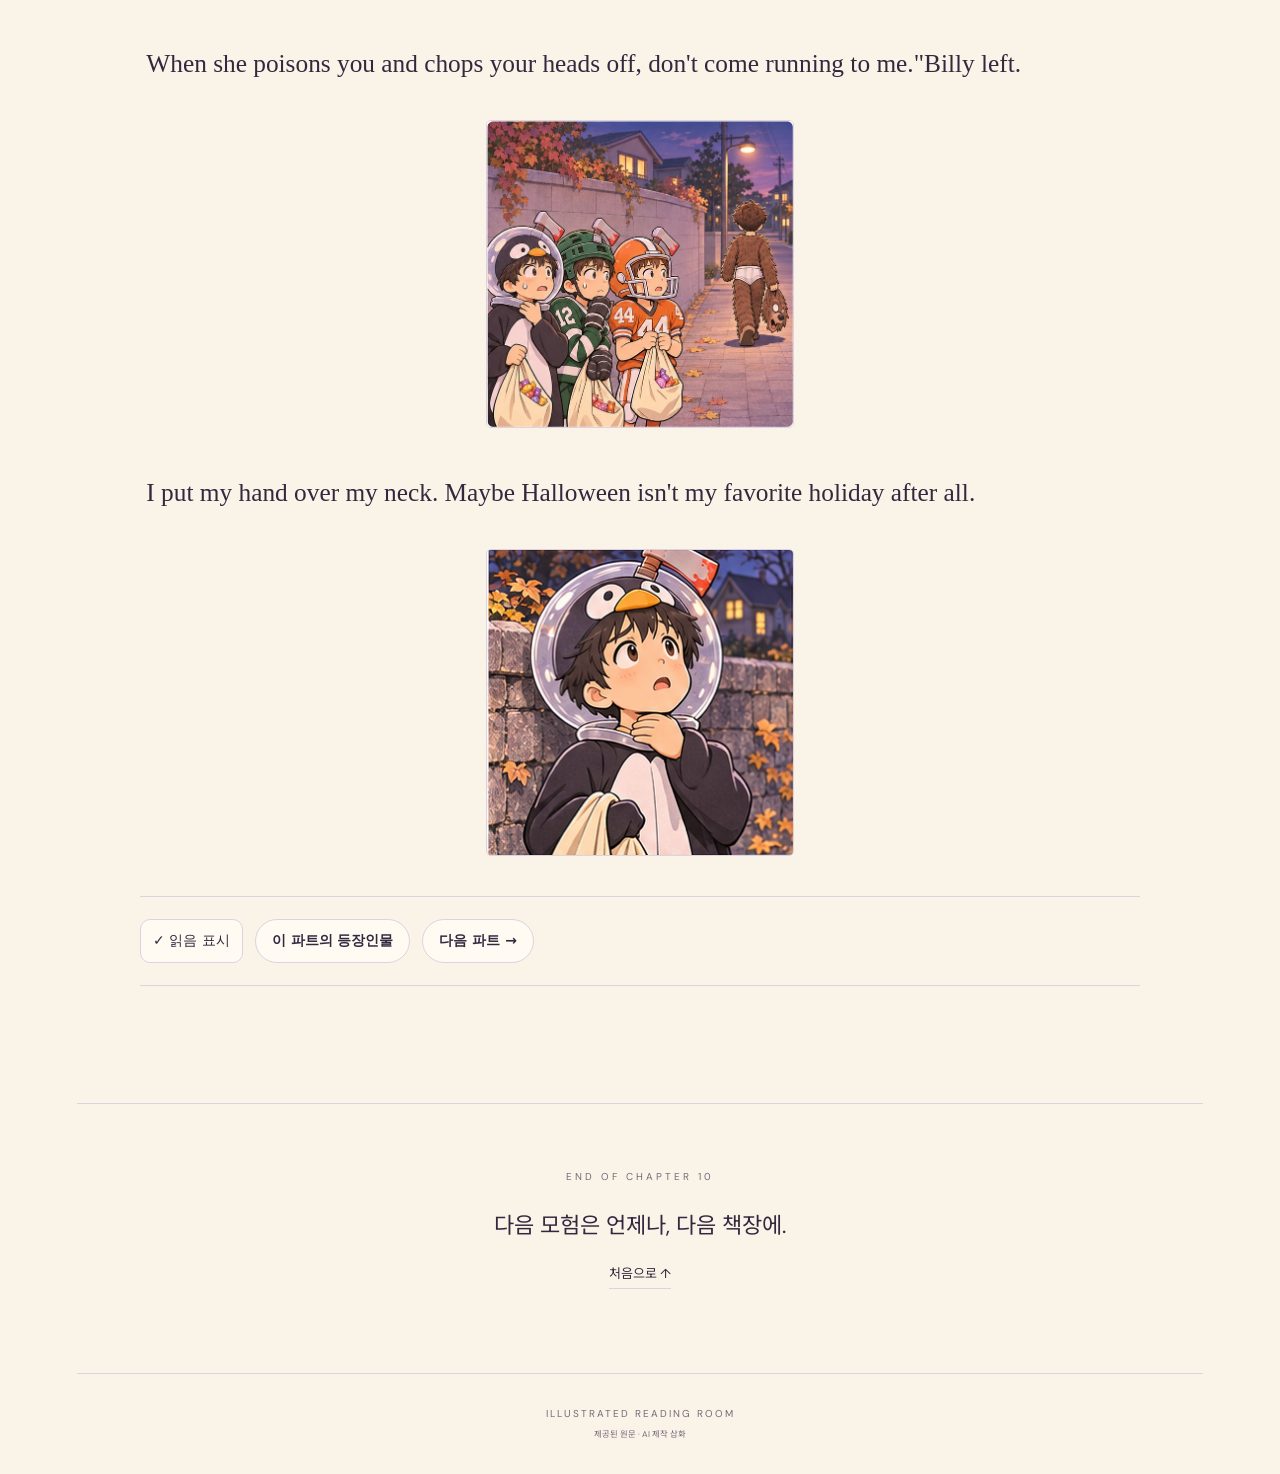
<file: 7-1.html>
<!doctype html>
<html lang="ko" data-story-id="mws13-reading-room"><head><meta charset="utf-8"><meta name="viewport" content="width=device-width,initial-scale=1,viewport-fit=cover"><meta name="theme-color" content="#263e30"><meta name="description" content="My Weird School #13 · 챕터 6–10 · 9개의 파트로 읽는 할로윈 이야기"><title>Chapter 7. The Halloween Monster! - Part 1 of 1 · MWS13</title><link rel="stylesheet" href="style.css?v=866c1f9c6936"><script src="app.js?v=866c1f9c6936" defer></script><script src="pwa.js?v=866c1f9c6936" defer></script><link rel="manifest" href="manifest.webmanifest"><meta name="mobile-web-app-capable" content="yes"><meta name="apple-mobile-web-app-capable" content="yes"><meta name="apple-mobile-web-app-title" content="MWS13 Reader"><meta name="apple-mobile-web-app-status-bar-style" content="black-translucent"><link rel="apple-touch-icon" href="assets/app-icon-180.png"><link rel="icon" type="image/png" sizes="192x192" href="assets/app-icon-192.png"></head>
<body><a class="skip" href="#chapter-004">본문으로 이동</a><div class="floating-reader" id="floating-reader" role="region" aria-label="독서 도구"><details class="chapter-menu" id="chapter-menu"><summary>어디로 떠나 볼까요?<span aria-hidden="true">목차 ⌄</span></summary><nav class="toc" aria-label="전체 이야기 목차"><div class="toc-book"><h3>Mrs. Patty Is Batty!</h3><div class="toc-links"><a href="6-1.html"><span>6-1</span>Chapter 6. Giant Bananas and Two-headed Astronauts</a><a href="6-2.html"><span>6-2</span>Chapter 6. Giant Bananas and Two-headed Astronauts</a><a href="6-3.html"><span>6-3</span>Chapter 6. Giant Bananas and Two-headed Astronauts</a><a href="7-1.html"><span>7-1</span>Chapter 7. The Halloween Monster!</a><a href="8-1.html"><span>8-1</span>Chapter 8. The Most Horrible, Dreadful, Disgusting, Repulsive Creature That Ever Walked the Earth</a><a href="9-1.html"><span>9-1</span>Chapter 9. Mrs. Patty&#x27;s Weird House</a><a href="9-2.html"><span>9-2</span>Chapter 9. Mrs. Patty&#x27;s Weird House</a><a href="10-1.html"><span>10-1</span>Chapter 10. Marvin the Headless Mummy</a><a href="10-2.html"><span>10-2</span>Chapter 10. Marvin the Headless Mummy</a></div></div></nav></details><div class="reading-tools"><div><label for="font-size">글자 크기 <output id="font-value" for="font-size">19pt</output></label></div><div class="size-controls"><button type="button" id="smaller" aria-label="글자 크기 줄이기">A−</button><input id="font-size" type="range" min="14" max="50" step="1" value="19" aria-label="본문 글자 크기"><button type="button" id="larger" aria-label="글자 크기 늘리기">A+</button></div></div></div>
<div class="shell"><header class="topbar"><a class="brand" href="index.html">READ<span>THE READING ROOM</span></a><a class="library-link" href="characters.html">등장인물 시트 ↗</a><button id="install-app" type="button">앱 설치</button><button id="theme" type="button" aria-label="어두운 테마로 전환">◐ <span>테마</span></button></header><main><div class="hero"><div class="hero-copy"><span class="eyebrow">OPEN A BOOK. FIND A WORLD.</span><h1 lang="en">Mrs. Patty Is Batty!</h1><p class="hero-desc">My Weird School #13 · 챕터 6–10 · 9개의 파트로 읽는 할로윈 이야기</p><a class="start" href="#chapter-004">이야기 읽기 <span>↗</span></a><div class="stats"><span><b>1</b> PART</span><span><b>23</b> ILLUSTRATIONS</span></div></div><div class="hero-art"><img src="assets/c07p01-b001-scene.webp" width="307" height="308" loading="eager" decoding="async" alt="&quot;Boo!&quot; the horrible creature yelled at us. He was waving his hairy arms around in the air. &quot;Ahhhhhhhhh!&quot; we screamed."><span class="art-note">Chapter 7. The Halloween Monster! - Part 1 of 1</span></div></div><section class="part-library" aria-label="파트별 읽기"><a class="part-card" href="6-1.html"><small>CHAPTER 06</small><strong>Part 1</strong>Giant Bananas and Two-headed Astronauts<small class="progress-label" data-part="MWS13_C06_P01"></small></a><a class="part-card" href="6-2.html"><small>CHAPTER 06</small><strong>Part 2</strong>Giant Bananas and Two-headed Astronauts<small class="progress-label" data-part="MWS13_C06_P02"></small></a><a class="part-card" href="6-3.html"><small>CHAPTER 06</small><strong>Part 3</strong>Giant Bananas and Two-headed Astronauts<small class="progress-label" data-part="MWS13_C06_P03"></small></a><a class="part-card" href="7-1.html"><small>CHAPTER 07</small><strong>Part 1</strong>The Halloween Monster!<small class="progress-label" data-part="MWS13_C07_P01"></small></a><a class="part-card" href="8-1.html"><small>CHAPTER 08</small><strong>Part 1</strong>The Most Horrible, Dreadful, Disgusting, Repulsive Creature That Ever Walked the Earth<small class="progress-label" data-part="MWS13_C08_P01"></small></a><a class="part-card" href="9-1.html"><small>CHAPTER 09</small><strong>Part 1</strong>Mrs. Patty&#x27;s Weird House<small class="progress-label" data-part="MWS13_C09_P01"></small></a><a class="part-card" href="9-2.html"><small>CHAPTER 09</small><strong>Part 2</strong>Mrs. Patty&#x27;s Weird House<small class="progress-label" data-part="MWS13_C09_P02"></small></a><a class="part-card" href="10-1.html"><small>CHAPTER 10</small><strong>Part 1</strong>Marvin the Headless Mummy<small class="progress-label" data-part="MWS13_C10_P01"></small></a><a class="part-card" href="10-2.html"><small>CHAPTER 10</small><strong>Part 2</strong>Marvin the Headless Mummy<small class="progress-label" data-part="MWS13_C10_P02"></small></a></section><p class="vocab-help">밑줄 단어를 누르면 문장 아래에 한글 뜻과 영어 정의가 펼쳐집니다. 다른 단어를 누르면 이전 카드는 닫힙니다.</p><article><section class="chapter" id="chapter-004" aria-labelledby="chapter-004-title" lang="en"><header class="chapter-head"><span>CHAPTER 04</span><h3 id="chapter-004-title">Chapter 7. The Halloween Monster! - Part 1 of 1</h3></header><div class="reading-block" id="c07p01-b001" data-sentences="3"><span class="source-fragment reading-sentence" id="p0047" data-source-paragraph="p0047" data-start="0" data-end="42">&quot;Boo!&quot; the <button type="button" class="vocab-word" data-vocab="horrible" aria-expanded="false" aria-controls="vocab-card">horrible</button> <button type="button" class="vocab-word" data-vocab="creature" aria-expanded="false" aria-controls="vocab-card">creature</button> yelled at us.</span><span class="source-fragment reading-sentence" data-source-paragraph="p0047" data-start="42" data-end="90"> He was waving his <button type="button" class="vocab-word" data-vocab="hairy" aria-expanded="false" aria-controls="vocab-card">hairy</button> arms around in the air.</span><span class="source-fragment reading-sentence" id="p0048" data-source-paragraph="p0048" data-start="0" data-end="26">&quot;Ahhhhhhhhh!&quot; we screamed.</span></div><figure class="dense-illustration" data-block="c07p01-b001" data-scene="c07p01-b001-scene"><a href="assets/c07p01-b001-scene.webp" target="_blank" rel="noopener" aria-label="삽화 크게 보기"><img src="assets/c07p01-b001-scene.webp" width="307" height="308" loading="lazy" decoding="async" alt="&quot;Boo!&quot; the horrible creature yelled at us. He was waving his hairy arms around in the air. &quot;Ahhhhhhhhh!&quot; we screamed."></a></figure><div class="reading-block" id="c07p01-b002" data-sentences="3"><span class="source-fragment reading-sentence" data-source-paragraph="p0048" data-start="26" data-end="78"> I think the three of us jumped about ten feet high.</span><span class="source-fragment reading-sentence" id="p0049" data-source-paragraph="p0049" data-start="0" data-end="30">&quot;Take our candy!&quot; Ryan yelled.</span><span class="source-fragment reading-sentence" data-source-paragraph="p0049" data-start="30" data-end="44"> &quot;Take it all!</span></div><figure class="dense-illustration" data-block="c07p01-b002" data-scene="ch07-sc01"><a href="assets/ch07-sc01.webp" target="_blank" rel="noopener" aria-label="삽화 크게 보기"><img src="assets/ch07-sc01.webp" width="619" height="619" loading="lazy" decoding="async" alt="The costumed figure frightens the three boys beside the wall."></a></figure><div class="reading-block" id="c07p01-b003" data-sentences="3"><span class="source-fragment reading-sentence" data-source-paragraph="p0049" data-start="44" data-end="65"> Just don&#x27;t kill us!&quot;</span><span class="source-fragment reading-sentence" id="p0050" data-source-paragraph="p0050" data-start="0" data-end="66">It was a <button type="button" class="vocab-word" data-vocab="hideous" aria-expanded="false" aria-controls="vocab-card">hideous</button> <button type="button" class="vocab-word" data-vocab="creature" aria-expanded="false" aria-controls="vocab-card">creature</button> with thick brown hair all over its body.</span><span class="source-fragment reading-sentence" data-source-paragraph="p0050" data-start="66" data-end="104"> It even had a <button type="button" class="vocab-word" data-vocab="hairy" aria-expanded="false" aria-controls="vocab-card">hairy</button> <button type="button" class="vocab-word" data-vocab="mask" aria-expanded="false" aria-controls="vocab-card">mask</button> on its face.</span></div><figure class="dense-illustration" data-block="c07p01-b003" data-scene="c07p01-b003-scene"><a href="assets/c07p01-b003-scene.webp" target="_blank" rel="noopener" aria-label="삽화 크게 보기"><img src="assets/c07p01-b003-scene.webp" width="308" height="308" loading="lazy" decoding="async" alt="Just don&#x27;t kill us!&quot; It was a hideous creature with thick brown hair all over its body. It even had a hairy mask on its face."></a></figure><div class="reading-block" id="c07p01-b004" data-sentences="3"><span class="source-fragment reading-sentence" data-source-paragraph="p0050" data-start="104" data-end="188"> The only thing the <button type="button" class="vocab-word" data-vocab="creature" aria-expanded="false" aria-controls="vocab-card">creature</button> was wearing over all that hair was a pair of underwear.</span><span class="source-fragment reading-sentence" data-source-paragraph="p0050" data-start="188" data-end="204"> Tighty whities.</span><span class="source-fragment reading-sentence" id="p0051" data-source-paragraph="p0051" data-start="0" data-end="26">I thought I was gonna die.</span></div><figure class="dense-illustration" data-block="c07p01-b004" data-scene="c07p01-b004-scene"><a href="assets/c07p01-b004-scene.webp" target="_blank" rel="noopener" aria-label="삽화 크게 보기"><img src="assets/c07p01-b004-scene.webp" width="308" height="307" loading="lazy" decoding="async" alt="The only thing the creature was wearing over all that hair was a pair of underwear. Tighty whities. I thought I was gonna die."></a></figure><div class="reading-block" id="c07p01-b005" data-sentences="3"><span class="source-fragment reading-sentence" id="p0052" data-source-paragraph="p0052" data-start="0" data-end="58">&quot;Are you . . . the Halloween Monster?&quot; I asked, <button type="button" class="vocab-word" data-vocab="trembling" aria-expanded="false" aria-controls="vocab-card">trembling</button>.</span><span class="source-fragment reading-sentence" id="p0053" data-source-paragraph="p0053" data-start="0" data-end="55">&quot;No, dumbhead,&quot; the thing said as it took off its <button type="button" class="vocab-word" data-vocab="mask" aria-expanded="false" aria-controls="vocab-card">mask</button>.</span><span class="source-fragment reading-sentence" data-source-paragraph="p0053" data-start="55" data-end="66"> &quot;It&#x27;s me!&quot;</span></div><figure class="dense-illustration" data-block="c07p01-b005" data-scene="c07p01-b005-scene"><a href="assets/c07p01-b005-scene.webp" target="_blank" rel="noopener" aria-label="삽화 크게 보기"><img src="assets/c07p01-b005-scene.webp" width="307" height="307" loading="lazy" decoding="async" alt="&quot;Are you . . . the Halloween Monster?&quot; I asked, trembling. &quot;No, dumbhead,&quot; the thing said as it took off its mask. &quot;It&#x27;s me!&quot;"></a></figure><div class="reading-block" id="c07p01-b006" data-sentences="3"><span class="source-fragment reading-sentence" id="p0054" data-source-paragraph="p0054" data-start="0" data-end="51">It was my friend Billy who lives <button type="button" class="vocab-word" data-vocab="around the corner" aria-expanded="false" aria-controls="vocab-card">around the corner</button>!</span><span class="source-fragment reading-sentence" id="p0055" data-source-paragraph="p0055" data-start="0" data-end="42">&quot;Hey, that costume is cool!&quot; I told Billy.</span><span class="source-fragment reading-sentence" id="p0056" data-source-paragraph="p0056" data-start="0" data-end="42">&quot;What are you supposed to be?&quot; Ryan asked.</span></div><figure class="dense-illustration" data-block="c07p01-b006" data-scene="ch07-sc02"><a href="assets/ch07-sc02.webp" target="_blank" rel="noopener" aria-label="삽화 크게 보기"><img src="assets/ch07-sc02.webp" width="619" height="619" loading="lazy" decoding="async" alt="Billy removes the furry mask and reveals his identity."></a></figure><div class="reading-block" id="c07p01-b007" data-sentences="3"><span class="source-fragment reading-sentence" id="p0057" data-source-paragraph="p0057" data-start="0" data-end="27">&quot;Take a guess,&quot; Billy said.</span><span class="source-fragment reading-sentence" data-source-paragraph="p0057" data-start="27" data-end="57"> &quot;A vampire?&quot; guessed Michael.</span><span class="source-fragment reading-sentence" id="p0058" data-source-paragraph="p0058" data-start="0" data-end="7">&quot;Nope.&quot;</span></div><figure class="dense-illustration" data-block="c07p01-b007" data-scene="c07p01-b007-scene"><a href="assets/c07p01-b007-scene.webp" target="_blank" rel="noopener" aria-label="삽화 크게 보기"><img src="assets/c07p01-b007-scene.webp" width="307" height="307" loading="lazy" decoding="async" alt="&quot;Take a guess,&quot; Billy said. &quot;A vampire?&quot; guessed Michael. &quot;Nope.&quot;"></a></figure><div class="reading-block" id="c07p01-b008" data-sentences="3"><span class="source-fragment reading-sentence" id="p0059" data-source-paragraph="p0059" data-start="0" data-end="27">&quot;A <button type="button" class="vocab-word" data-vocab="werewolf" aria-expanded="false" aria-controls="vocab-card">werewolf</button>?&quot; guessed Ryan.</span><span class="source-fragment reading-sentence" id="p0060" data-source-paragraph="p0060" data-start="0" data-end="19">&quot;Nope,&quot; said Billy.</span><span class="source-fragment reading-sentence" data-source-paragraph="p0060" data-start="19" data-end="43"> &quot;I&#x27;m the <button type="button" class="vocab-word" data-vocab="underwearwolf" aria-expanded="false" aria-controls="vocab-card">underwearwolf</button>!</span></div><figure class="dense-illustration" data-block="c07p01-b008" data-scene="c07p01-b008-scene"><a href="assets/c07p01-b008-scene.webp" target="_blank" rel="noopener" aria-label="삽화 크게 보기"><img src="assets/c07p01-b008-scene.webp" width="308" height="307" loading="lazy" decoding="async" alt="&quot;A werewolf?&quot; guessed Ryan. &quot;Nope,&quot; said Billy. &quot;I&#x27;m the underwearwolf!"></a></figure><div class="reading-block" id="c07p01-b009" data-sentences="3"><span class="source-fragment reading-sentence" data-source-paragraph="p0060" data-start="43" data-end="51"> Get it?</span><span class="source-fragment reading-sentence" data-source-paragraph="p0060" data-start="51" data-end="101"> A <button type="button" class="vocab-word" data-vocab="werewolf" aria-expanded="false" aria-controls="vocab-card">werewolf</button> in his underwear is an <button type="button" class="vocab-word" data-vocab="underwearwolf" aria-expanded="false" aria-controls="vocab-card">underwearwolf</button>!&quot;</span><span class="source-fragment reading-sentence" id="p0061" data-source-paragraph="p0061" data-start="0" data-end="159">Well, the only thing funnier than getting someone to say &quot;underwear,&quot; or seeing someone in their underwear, is a kid dressed up as a <button type="button" class="vocab-word" data-vocab="werewolf" aria-expanded="false" aria-controls="vocab-card">werewolf</button> in his underwear.</span></div><figure class="dense-illustration" data-block="c07p01-b009" data-scene="c07p01-b009-scene"><a href="assets/c07p01-b009-scene.webp" target="_blank" rel="noopener" aria-label="삽화 크게 보기"><img src="assets/c07p01-b009-scene.webp" width="308" height="307" loading="lazy" decoding="async" alt="Get it? A werewolf in his underwear is an underwearwolf!&quot; Well, the only thing funnier than getting someone to say &quot;underwear,&quot; or seeing so"></a></figure><div class="reading-block" id="c07p01-b010" data-sentences="3"><span class="source-fragment reading-sentence" id="p0062" data-source-paragraph="p0062" data-start="0" data-end="15">Billy is weird.</span><span class="source-fragment reading-sentence" id="p0063" data-source-paragraph="p0063" data-start="0" data-end="42">&quot;Where are you guys heading?&quot; he asked us.</span><span class="source-fragment reading-sentence" data-source-paragraph="p0063" data-start="42" data-end="76"> &quot;I&#x27;m finished trick-or-treating.&quot;</span></div><figure class="dense-illustration" data-block="c07p01-b010" data-scene="c07p01-b010-scene"><a href="assets/c07p01-b010-scene.webp" target="_blank" rel="noopener" aria-label="삽화 크게 보기"><img src="assets/c07p01-b010-scene.webp" width="307" height="307" loading="lazy" decoding="async" alt="Billy is weird. &quot;Where are you guys heading?&quot; he asked us. &quot;I&#x27;m finished trick-or-treating.&quot;"></a></figure><div class="reading-block" id="c07p01-b011" data-sentences="3"><span class="source-fragment reading-sentence" id="p0064" data-source-paragraph="p0064" data-start="0" data-end="70">&quot;We&#x27;re going to 176 Norman Road,&quot; Michael said, showing Billy the map.</span><span class="source-fragment reading-sentence" data-source-paragraph="p0064" data-start="70" data-end="106"> &quot;Our school secretary lives there.&quot;</span><span class="source-fragment reading-sentence" id="p0065" data-source-paragraph="p0065" data-start="0" data-end="50">&quot;Oh, you don&#x27;t want to go there,&quot; Billy <button type="button" class="vocab-word" data-vocab="warned" aria-expanded="false" aria-controls="vocab-card">warned</button> us.</span></div><figure class="dense-illustration" data-block="c07p01-b011" data-scene="ch07-sc03"><a href="assets/ch07-sc03.webp" target="_blank" rel="noopener" aria-label="삽화 크게 보기"><img src="assets/ch07-sc03.webp" width="619" height="619" loading="lazy" decoding="async" alt="Michael shows Billy their route to Mrs. Patty’s house."></a></figure><div class="reading-block" id="c07p01-b012" data-sentences="3"><span class="source-fragment reading-sentence" data-source-paragraph="p0065" data-start="50" data-end="75"> &quot;That house is <button type="button" class="vocab-word" data-vocab="haunted" aria-expanded="false" aria-controls="vocab-card">haunted</button>.&quot;</span><span class="source-fragment reading-sentence" id="p0066" data-source-paragraph="p0066" data-start="0" data-end="24">&quot;<button type="button" class="vocab-word" data-vocab="haunted" aria-expanded="false" aria-controls="vocab-card">Haunted</button>?&quot; we all asked.</span><span class="source-fragment reading-sentence" id="p0067" data-source-paragraph="p0067" data-start="0" data-end="27">A <button type="button" class="vocab-word" data-vocab="chill" aria-expanded="false" aria-controls="vocab-card">chill</button> went down my <button type="button" class="vocab-word" data-vocab="spine" aria-expanded="false" aria-controls="vocab-card">spine</button>.</span></div><figure class="dense-illustration" data-block="c07p01-b012" data-scene="c07p01-b012-scene"><a href="assets/c07p01-b012-scene.webp" target="_blank" rel="noopener" aria-label="삽화 크게 보기"><img src="assets/c07p01-b012-scene.webp" width="307" height="307" loading="lazy" decoding="async" alt="&quot;That house is haunted.&quot; &quot;Haunted?&quot; we all asked. A chill went down my spine."></a></figure><div class="reading-block" id="c07p01-b013" data-sentences="3"><span class="source-fragment reading-sentence" data-source-paragraph="p0067" data-start="27" data-end="120"> I&#x27;ve been to <button type="button" class="vocab-word" data-vocab="haunted" aria-expanded="false" aria-controls="vocab-card">haunted</button> houses in <button type="button" class="vocab-word" data-vocab="amusement parks" aria-expanded="false" aria-controls="vocab-card">amusement parks</button>, but I&#x27;ve never been to a real <button type="button" class="vocab-word" data-vocab="haunted" aria-expanded="false" aria-controls="vocab-card">haunted</button> house.</span><span class="source-fragment reading-sentence" id="p0068" data-source-paragraph="p0068" data-start="0" data-end="22">&quot;Oh yeah,&quot; said Billy.</span><span class="source-fragment reading-sentence" data-source-paragraph="p0068" data-start="22" data-end="45"> &quot;That lady is a witch.</span></div><figure class="dense-illustration" data-block="c07p01-b013" data-scene="c07p01-b013-scene"><a href="assets/c07p01-b013-scene.webp" target="_blank" rel="noopener" aria-label="삽화 크게 보기"><img src="assets/c07p01-b013-scene.webp" width="308" height="307" loading="lazy" decoding="async" alt="I&#x27;ve been to haunted houses in amusement parks, but I&#x27;ve never been to a real haunted house. &quot;Oh yeah,&quot; said Billy. &quot;That lady is a witch."></a></figure><div class="reading-block" id="c07p01-b014" data-sentences="3"><span class="source-fragment reading-sentence" data-source-paragraph="p0068" data-start="45" data-end="105"> She <button type="button" class="vocab-word" data-vocab="poisoned" aria-expanded="false" aria-controls="vocab-card">poisoned</button> her husband, Marvin, and <button type="button" class="vocab-word" data-vocab="chopped" aria-expanded="false" aria-controls="vocab-card">chopped</button> his head off.</span><span class="source-fragment reading-sentence" data-source-paragraph="p0068" data-start="105" data-end="175"> He came back as a <button type="button" class="vocab-word" data-vocab="ghost" aria-expanded="false" aria-controls="vocab-card">ghost</button>, and he&#x27;s been driving her <button type="button" class="vocab-word" data-vocab="insane" aria-expanded="false" aria-controls="vocab-card">insane</button> ever since.</span><span class="source-fragment reading-sentence" data-source-paragraph="p0068" data-start="175" data-end="235"> She still keeps his head in a <button type="button" class="vocab-word" data-vocab="bucket" aria-expanded="false" aria-controls="vocab-card">bucket</button> down in the <button type="button" class="vocab-word" data-vocab="basement" aria-expanded="false" aria-controls="vocab-card">basement</button>.&quot;</span></div><figure class="dense-illustration" data-block="c07p01-b014" data-scene="c07p01-b014-scene"><a href="assets/c07p01-b014-scene.webp" target="_blank" rel="noopener" aria-label="삽화 크게 보기"><img src="assets/c07p01-b014-scene.webp" width="308" height="308" loading="lazy" decoding="async" alt="She poisoned her husband, Marvin, and chopped his head off. He came back as a ghost, and he&#x27;s been driving her insane ever since. She still "></a></figure><div class="reading-block" id="c07p01-b015" data-sentences="3"><span class="source-fragment reading-sentence" id="p0069" data-source-paragraph="p0069" data-start="0" data-end="36">&quot;How do you know all that?&quot; I asked.</span><span class="source-fragment reading-sentence" id="p0070" data-source-paragraph="p0070" data-start="0" data-end="35">&quot;I know everything,&quot; Billy <button type="button" class="vocab-word" data-vocab="claimed" aria-expanded="false" aria-controls="vocab-card">claimed</button>.</span><span class="source-fragment reading-sentence" data-source-paragraph="p0070" data-start="35" data-end="90"> &quot;I&#x27;m in the <button type="button" class="vocab-word" data-vocab="gifted and talented" aria-expanded="false" aria-controls="vocab-card">gifted and talented</button> program at my school.&quot;</span></div><figure class="dense-illustration" data-block="c07p01-b015" data-scene="c07p01-b015-scene"><a href="assets/c07p01-b015-scene.webp" target="_blank" rel="noopener" aria-label="삽화 크게 보기"><img src="assets/c07p01-b015-scene.webp" width="307" height="308" loading="lazy" decoding="async" alt="&quot;How do you know all that?&quot; I asked. &quot;I know everything,&quot; Billy claimed. &quot;I&#x27;m in the gifted and talented program at my school.&quot;"></a></figure><div class="reading-block" id="c07p01-b016" data-sentences="3"><span class="source-fragment reading-sentence" id="p0071" data-source-paragraph="p0071" data-start="0" data-end="30">&quot;Wait a minute,&quot; Michael said.</span><span class="source-fragment reading-sentence" data-source-paragraph="p0071" data-start="30" data-end="90"> &quot;Why did she chop his head off if he was already <button type="button" class="vocab-word" data-vocab="poisoned" aria-expanded="false" aria-controls="vocab-card">poisoned</button>?&quot;</span><span class="source-fragment reading-sentence" id="p0072" data-source-paragraph="p0072" data-start="0" data-end="32">&quot;For the fun of it,&quot; Billy said.</span></div><figure class="dense-illustration" data-block="c07p01-b016" data-scene="c07p01-b016-scene"><a href="assets/c07p01-b016-scene.webp" target="_blank" rel="noopener" aria-label="삽화 크게 보기"><img src="assets/c07p01-b016-scene.webp" width="307" height="308" loading="lazy" decoding="async" alt="&quot;Wait a minute,&quot; Michael said. &quot;Why did she chop his head off if he was already poisoned?&quot; &quot;For the fun of it,&quot; Billy said."></a></figure><div class="reading-block" id="c07p01-b017" data-sentences="3"><span class="source-fragment reading-sentence" data-source-paragraph="p0072" data-start="32" data-end="59"> &quot;I told you she&#x27;s a witch.</span><span class="source-fragment reading-sentence" data-source-paragraph="p0072" data-start="59" data-end="104"> I&#x27;m warning you, stay away from that house.&quot;</span><span class="source-fragment reading-sentence" id="p0073" data-source-paragraph="p0073" data-start="0" data-end="88">It was hard for me to imagine Mrs. Patty poisoning her husband or chopping his head off.</span></div><figure class="dense-illustration" data-block="c07p01-b017" data-scene="c07p01-b017-scene"><a href="assets/c07p01-b017-scene.webp" target="_blank" rel="noopener" aria-label="삽화 크게 보기"><img src="assets/c07p01-b017-scene.webp" width="308" height="308" loading="lazy" decoding="async" alt="&quot;I told you she&#x27;s a witch. I&#x27;m warning you, stay away from that house.&quot; It was hard for me to imagine Mrs. Patty poisoning her husband or ch"></a></figure><div class="reading-block" id="c07p01-b018" data-sentences="3"><span class="source-fragment reading-sentence" data-source-paragraph="p0073" data-start="88" data-end="156"> Every time I get sent to the principal&#x27;s office, she seems so nice.</span><span class="source-fragment reading-sentence" data-source-paragraph="p0073" data-start="156" data-end="194"> One time she even gave me a <button type="button" class="vocab-word" data-vocab="lollipop" aria-expanded="false" aria-controls="vocab-card">lollipop</button>.</span><span class="source-fragment reading-sentence" id="p0074" data-source-paragraph="p0074" data-start="0" data-end="68">I really wanted to see what kind of candy Mrs. Patty was giving out.</span></div><figure class="dense-illustration" data-block="c07p01-b018" data-scene="c07p01-b018-scene"><a href="assets/c07p01-b018-scene.webp" target="_blank" rel="noopener" aria-label="삽화 크게 보기"><img src="assets/c07p01-b018-scene.webp" width="308" height="308" loading="lazy" decoding="async" alt="Every time I get sent to the principal&#x27;s office, she seems so nice. One time she even gave me a lollipop. I really wanted to see what kind o"></a></figure><div class="reading-block" id="c07p01-b019" data-sentences="3"><span class="source-fragment reading-sentence" data-source-paragraph="p0074" data-start="68" data-end="144"> But if she <button type="button" class="vocab-word" data-vocab="chopped" aria-expanded="false" aria-controls="vocab-card">chopped</button> my head off, I wouldn&#x27;t be able to eat the candy anyway.</span><span class="source-fragment reading-sentence" data-source-paragraph="p0074" data-start="144" data-end="170"> I didn&#x27;t know what to do.</span><span class="source-fragment reading-sentence" id="p0075" data-source-paragraph="p0075" data-start="0" data-end="39">&quot;I don&#x27;t believe you,&quot; Ryan told Billy.</span></div><figure class="dense-illustration" data-block="c07p01-b019" data-scene="c07p01-b019-scene"><a href="assets/c07p01-b019-scene.webp" target="_blank" rel="noopener" aria-label="삽화 크게 보기"><img src="assets/c07p01-b019-scene.webp" width="307" height="308" loading="lazy" decoding="async" alt="But if she chopped my head off, I wouldn&#x27;t be able to eat the candy anyway. I didn&#x27;t know what to do. &quot;I don&#x27;t believe you,&quot; Ryan told Billy"></a></figure><div class="reading-block" id="c07p01-b020" data-sentences="3"><span class="source-fragment reading-sentence" data-source-paragraph="p0075" data-start="39" data-end="66"> &quot;Mrs. Patty isn&#x27;t a witch.</span><span class="source-fragment reading-sentence" data-source-paragraph="p0075" data-start="66" data-end="112"> And she&#x27;s got more candy than anyone in town.</span><span class="source-fragment reading-sentence" data-source-paragraph="p0075" data-start="112" data-end="138"> That&#x27;s what she told us.&quot;</span></div><figure class="dense-illustration" data-block="c07p01-b020" data-scene="c07p01-b020-scene"><a href="assets/c07p01-b020-scene.webp" target="_blank" rel="noopener" aria-label="삽화 크게 보기"><img src="assets/c07p01-b020-scene.webp" width="307" height="308" loading="lazy" decoding="async" alt="&quot;Mrs. Patty isn&#x27;t a witch. And she&#x27;s got more candy than anyone in town. That&#x27;s what she told us.&quot;"></a></figure><div class="reading-block" id="c07p01-b021" data-sentences="3"><span class="source-fragment reading-sentence" id="p0076" data-source-paragraph="p0076" data-start="0" data-end="65">&quot;She just told you that so you&#x27;ll come to her house,&quot; Billy said.</span><span class="source-fragment reading-sentence" data-source-paragraph="p0076" data-start="65" data-end="87"> &quot;Go see for yourself.</span><span class="source-fragment reading-sentence" data-source-paragraph="p0076" data-start="87" data-end="120"> But don&#x27;t say I didn&#x27;t warn you.</span></div><figure class="dense-illustration" data-block="c07p01-b021" data-scene="c07p01-b021-scene"><a href="assets/c07p01-b021-scene.webp" target="_blank" rel="noopener" aria-label="삽화 크게 보기"><img src="assets/c07p01-b021-scene.webp" width="308" height="308" loading="lazy" decoding="async" alt="&quot;She just told you that so you&#x27;ll come to her house,&quot; Billy said. &quot;Go see for yourself. But don&#x27;t say I didn&#x27;t warn you."></a></figure><div class="reading-block" id="c07p01-b022" data-sentences="2"><span class="source-fragment reading-sentence" data-source-paragraph="p0076" data-start="120" data-end="194"> When she poisons you and chops your heads off, don&#x27;t come running to me.&quot;</span><span class="source-fragment reading-sentence" id="p0077" data-source-paragraph="p0077" data-start="0" data-end="11">Billy left.</span></div><figure class="dense-illustration" data-block="c07p01-b022" data-scene="ch07-sc04"><a href="assets/ch07-sc04.webp" target="_blank" rel="noopener" aria-label="삽화 크게 보기"><img src="assets/ch07-sc04.webp" width="619" height="619" loading="lazy" decoding="async" alt="Billy leaves; A.J. puts a hand over his neck."></a></figure><div class="reading-block" id="c07p01-b023" data-sentences="2"><span class="source-fragment reading-sentence" data-source-paragraph="p0077" data-start="11" data-end="39"> I put my hand over my neck.</span><span class="source-fragment reading-sentence" data-source-paragraph="p0077" data-start="39" data-end="92"> Maybe Halloween isn&#x27;t my favorite holiday after all.</span></div><figure class="dense-illustration" data-block="c07p01-b023" data-scene="c07p01-b023-scene"><a href="assets/c07p01-b023-scene.webp" target="_blank" rel="noopener" aria-label="삽화 크게 보기"><img src="assets/c07p01-b023-scene.webp" width="308" height="307" loading="lazy" decoding="async" alt="I put my hand over my neck. Maybe Halloween isn&#x27;t my favorite holiday after all."></a></figure><div class="part-finish"><button class="check-read" data-complete="MWS13_C07_P01">✓ 읽음 표시</button><a class="library-link" href="characters.html?part=MWS13_C07_P01">이 파트의 등장인물</a><a class="library-link" href="8-1.html">다음 파트 →</a></div></section></article><div class="end-note"><span>END OF CHAPTER 10</span><p>다음 모험은 언제나, 다음 책장에.</p><a href="#">처음으로 ↑</a></div></main><footer>ILLUSTRATED READING ROOM<br><small>제공된 원문 · AI 제작 삽화</small></footer></div>
<dialog id="install-help" aria-labelledby="install-title"><h2 id="install-title">내 독서 앱으로 설치하기</h2><p id="install-instructions"></p><p class="install-note">설치 후 홈 화면이나 바탕 화면의 앱 아이콘을 눌러 열어 주세요.</p><div class="install-buttons"><button type="button" id="read-fullscreen" hidden>전체화면으로 읽기</button><form method="dialog"><button>닫기</button></form></div></dialog><script src="vocabulary.js" defer></script><script src="parts.js" defer></script></body></html>
</file>
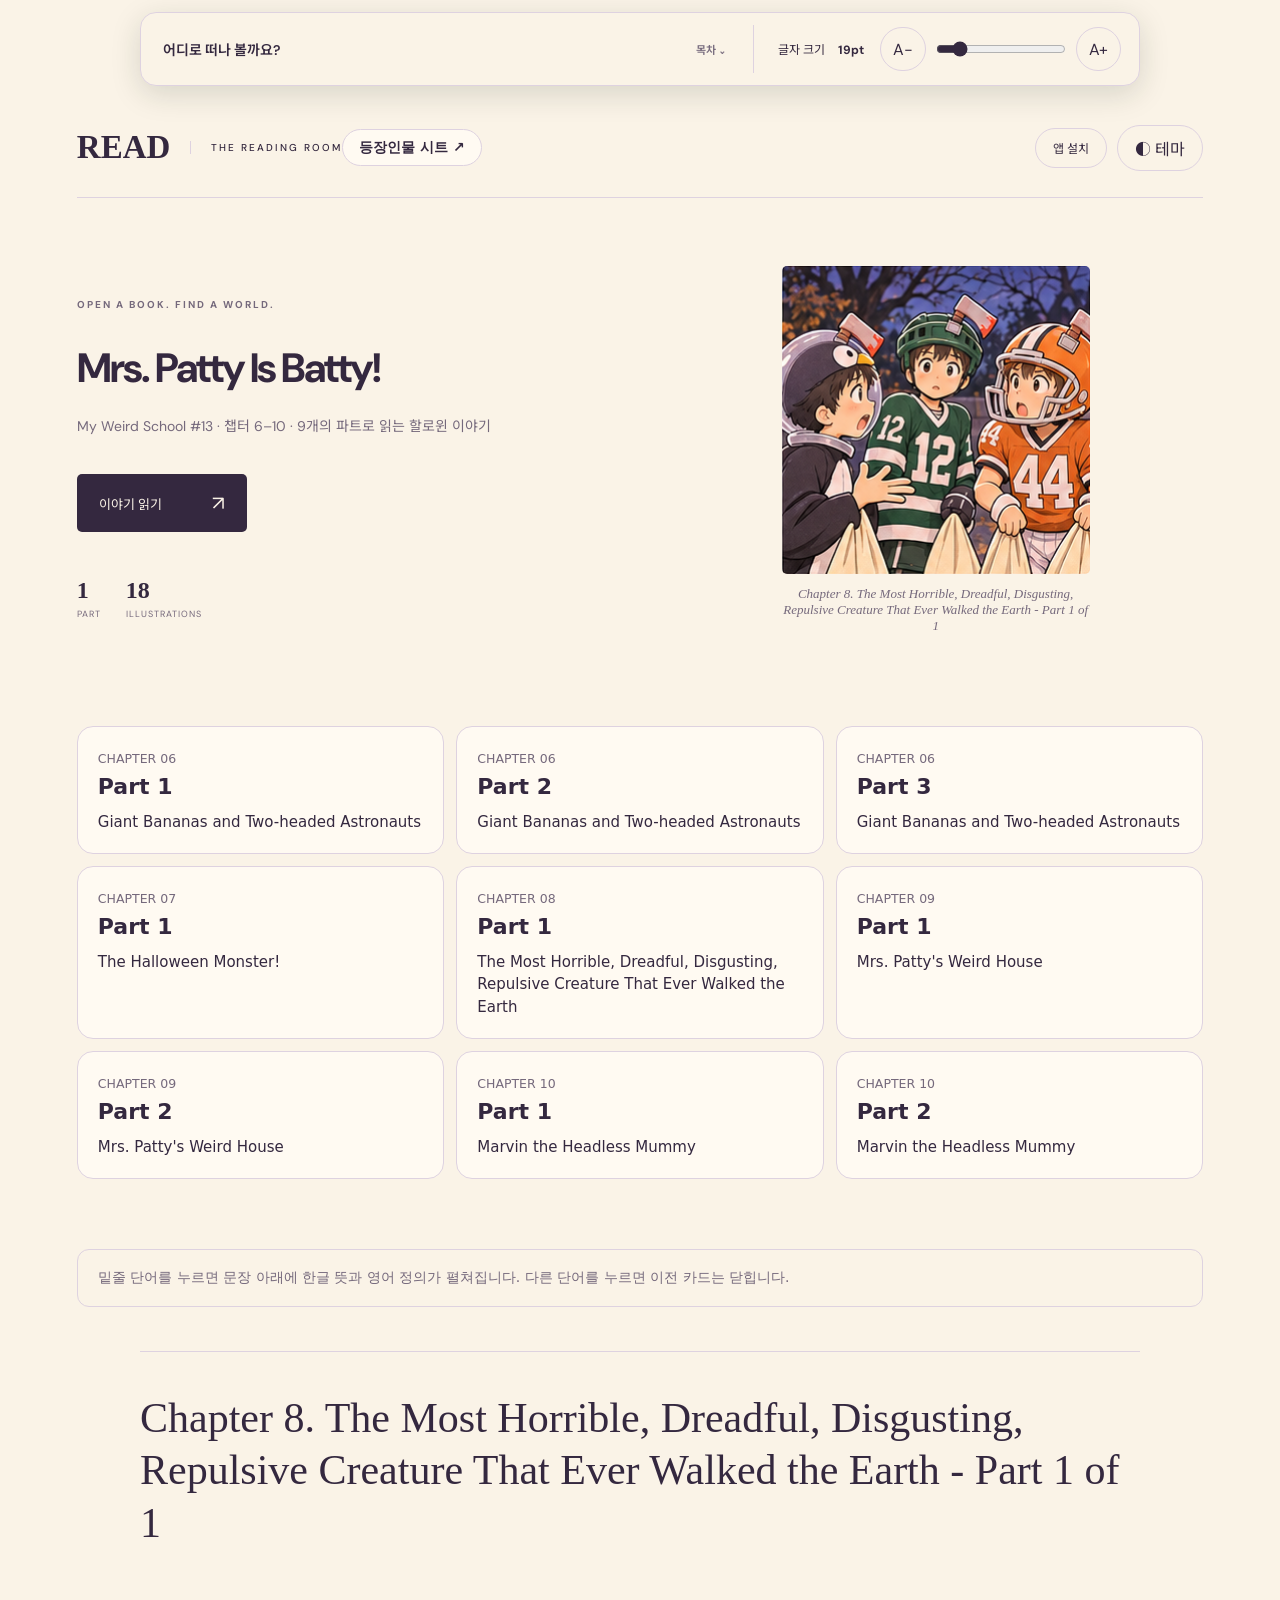
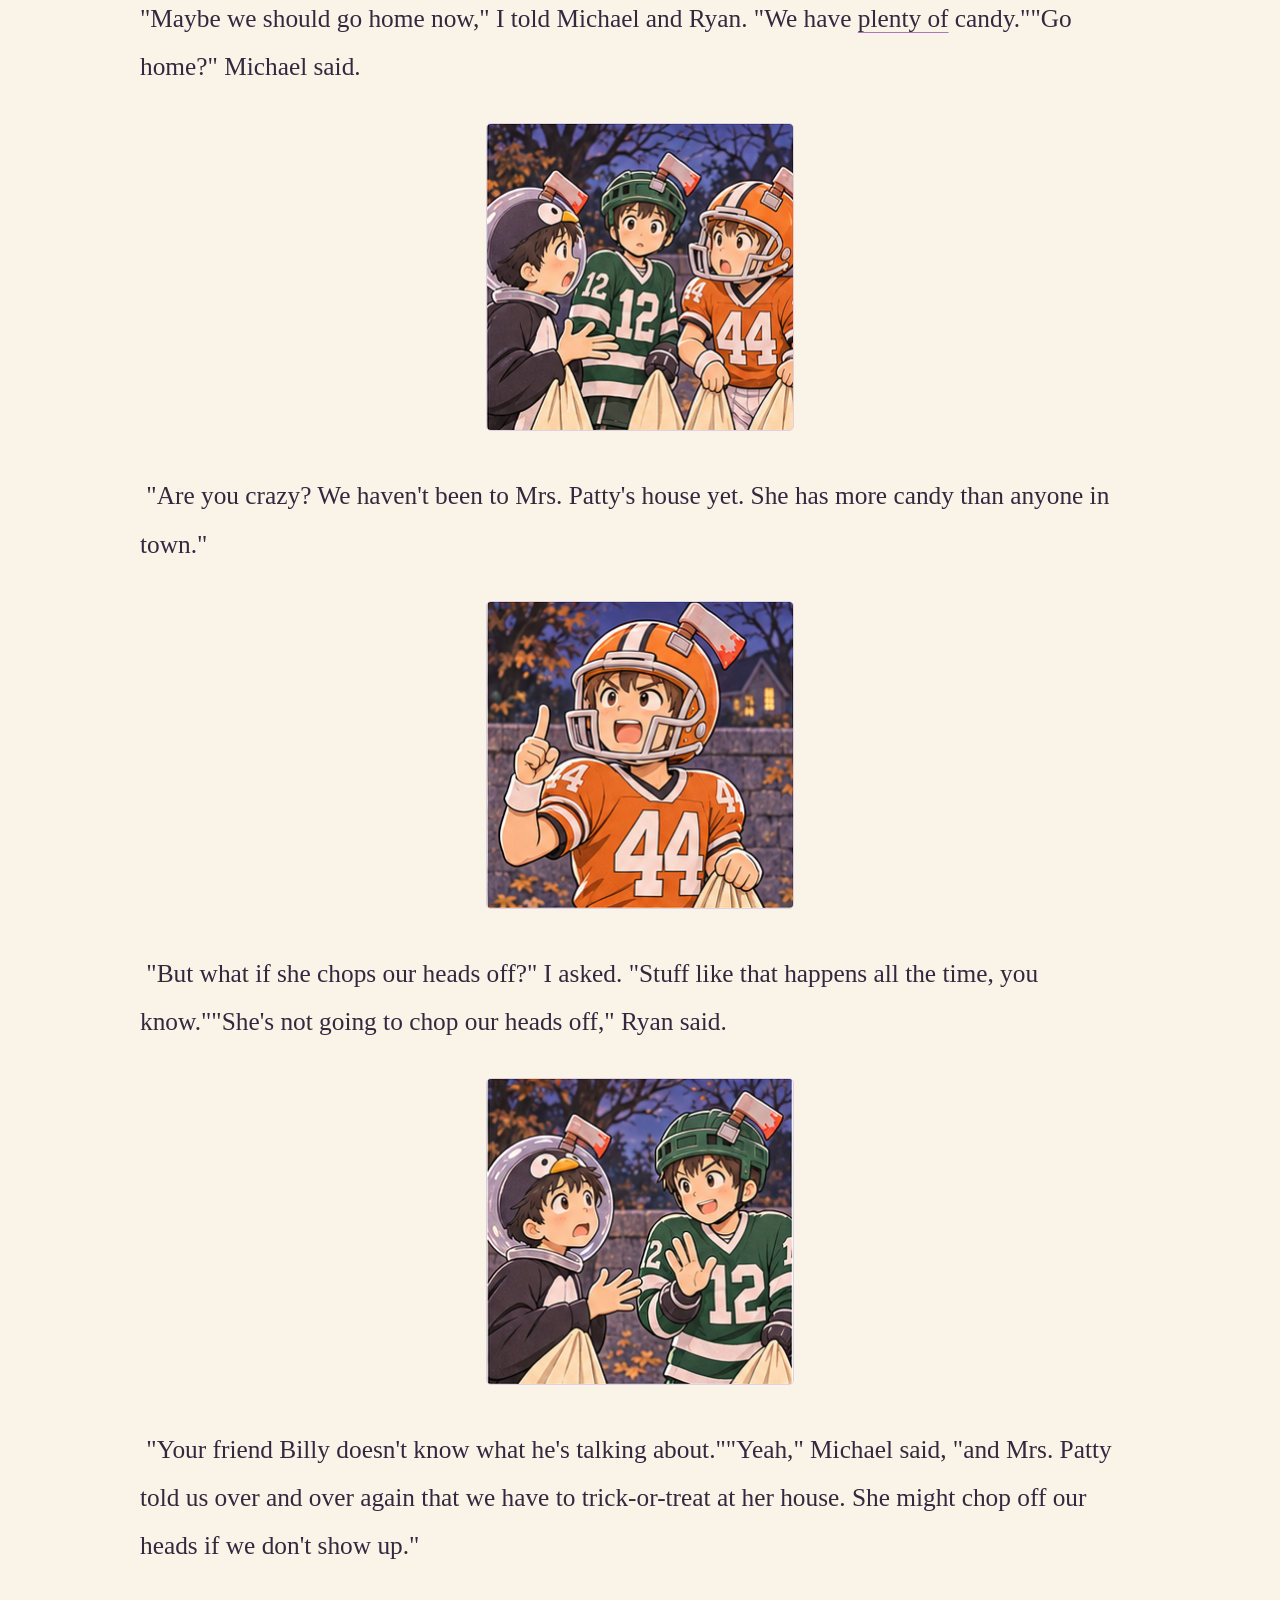
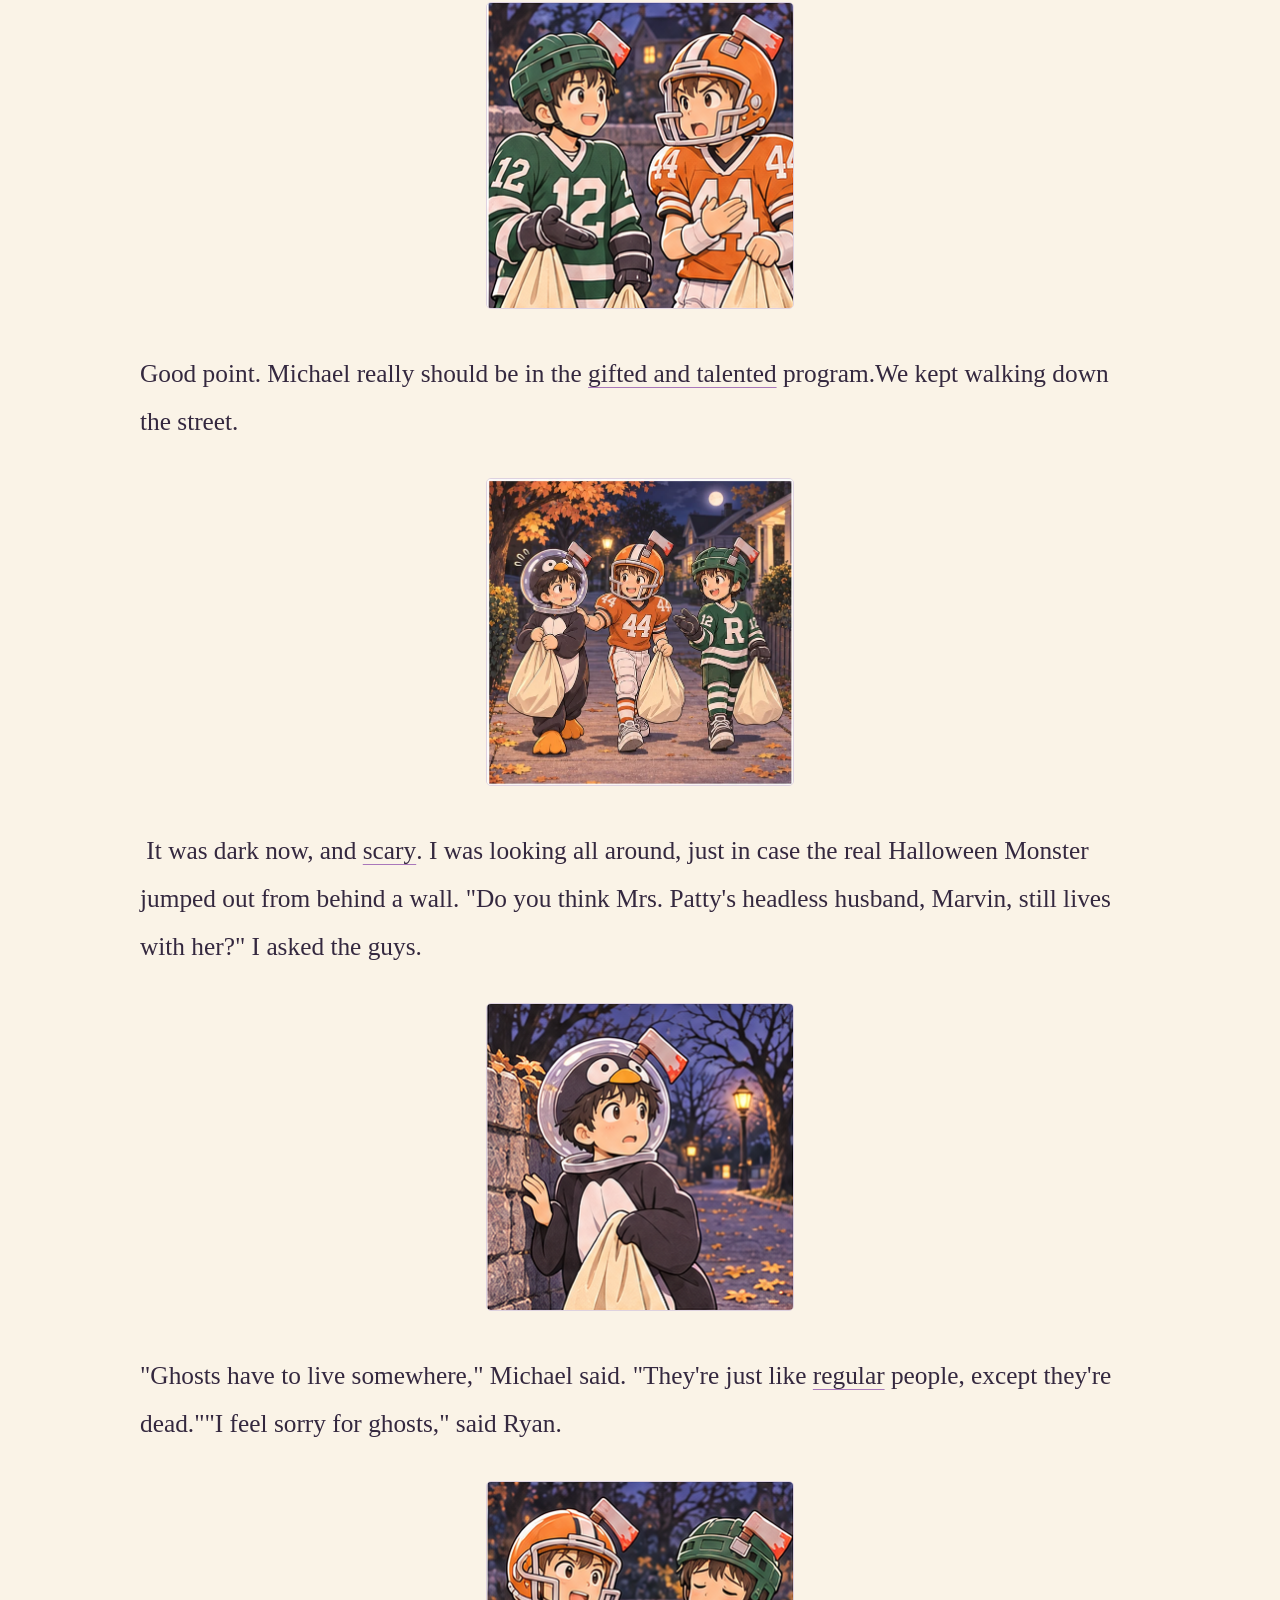
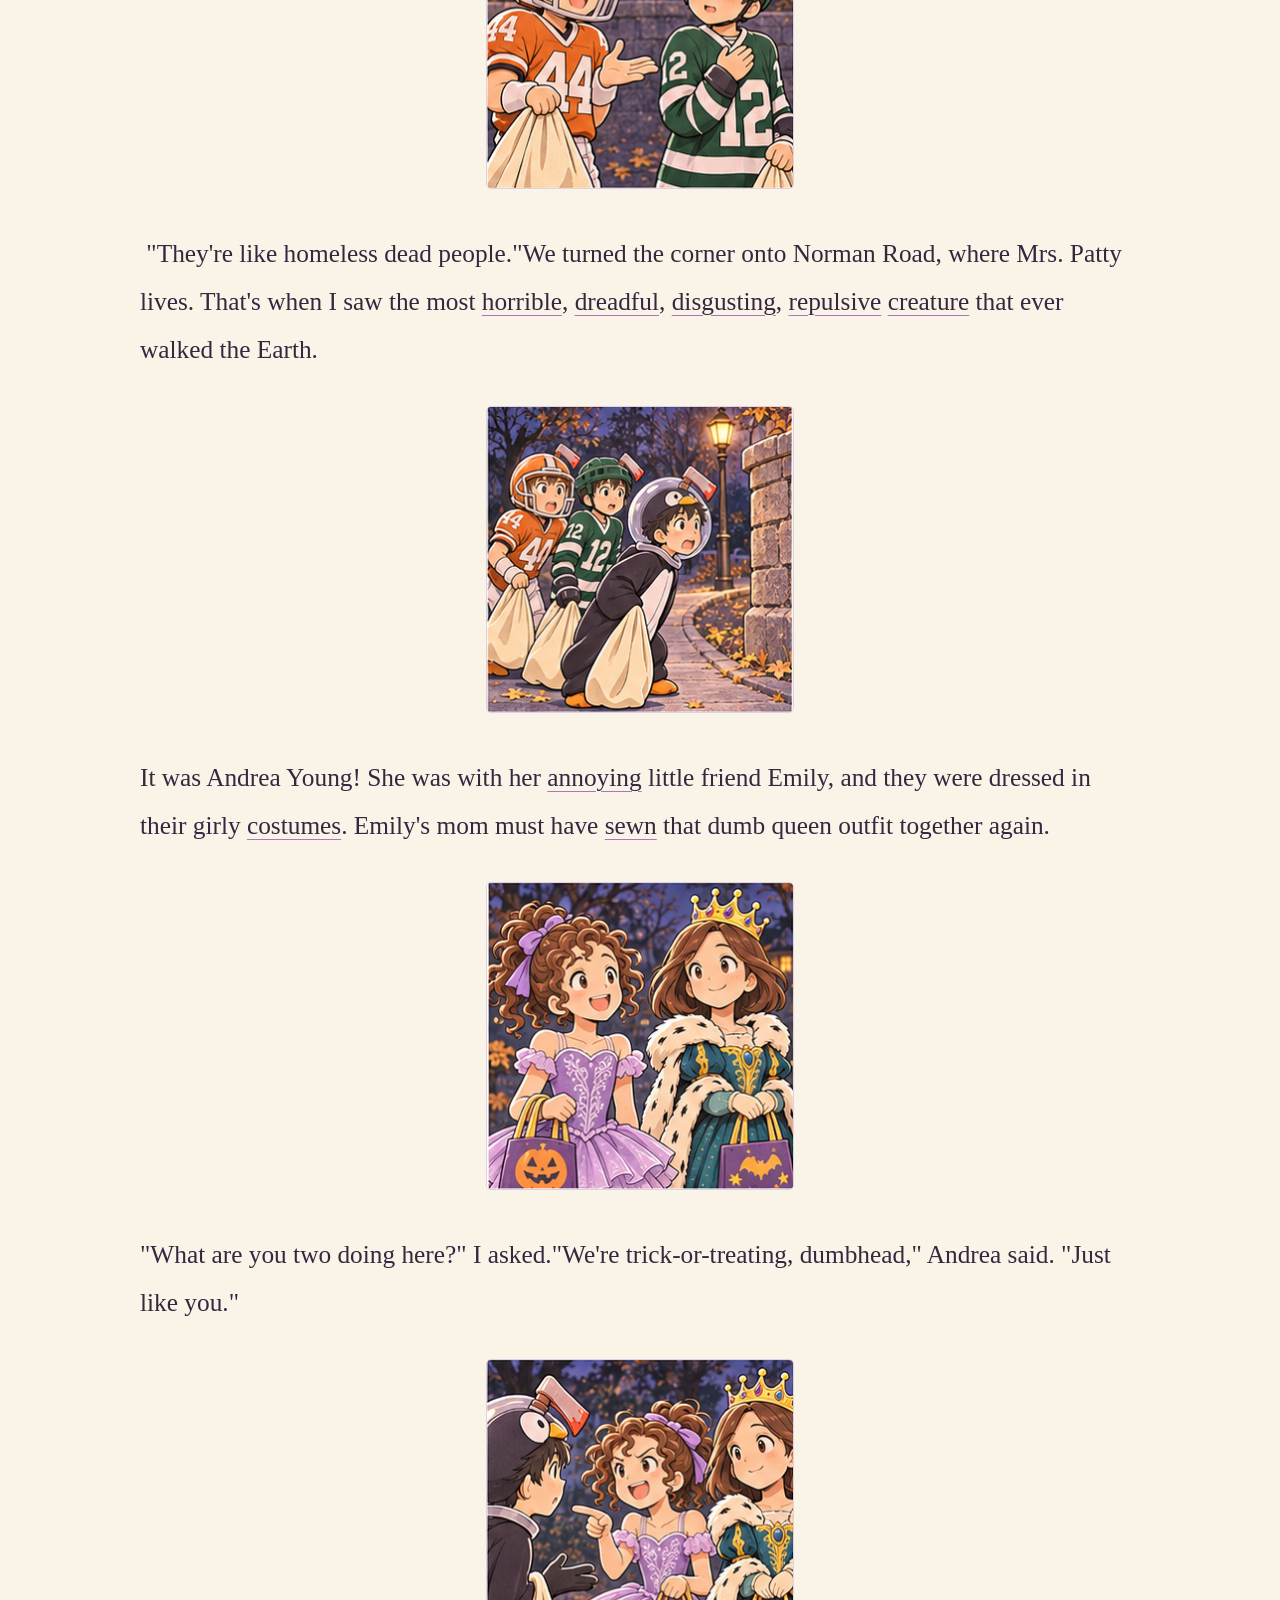
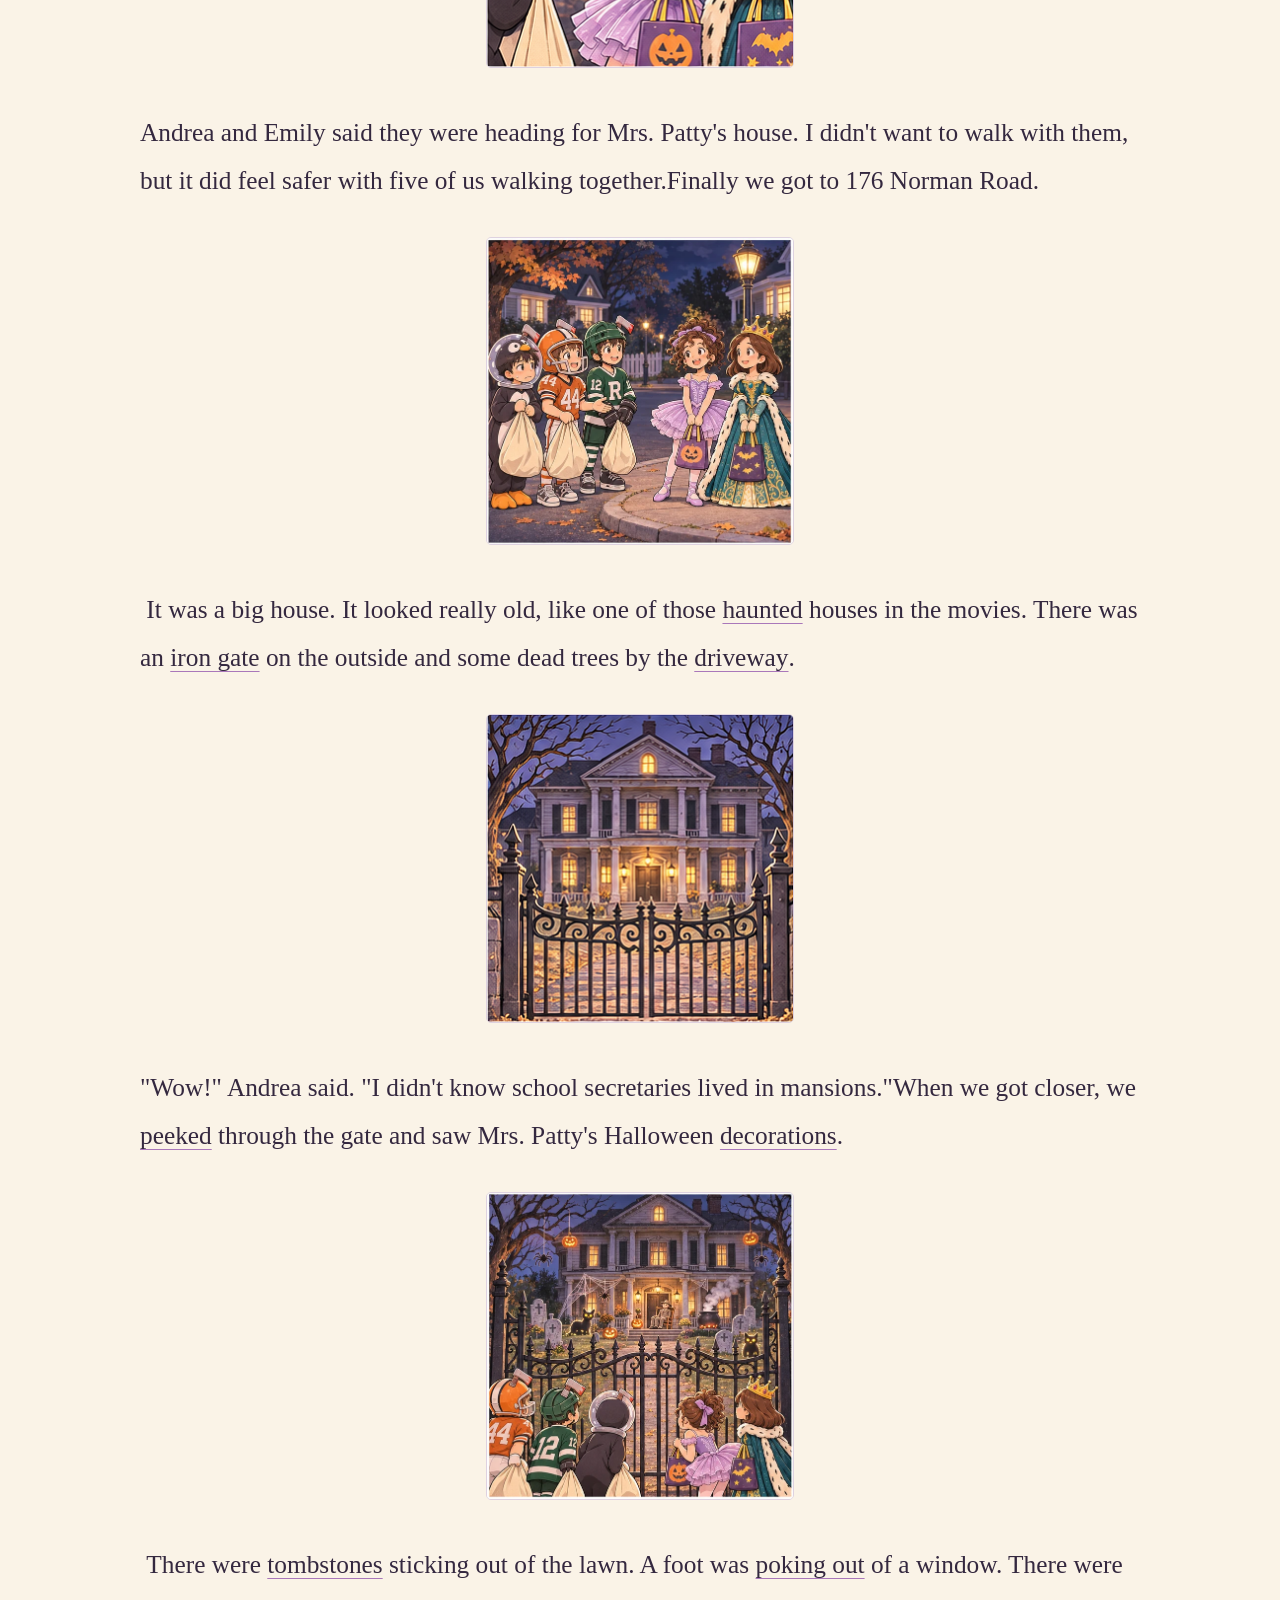
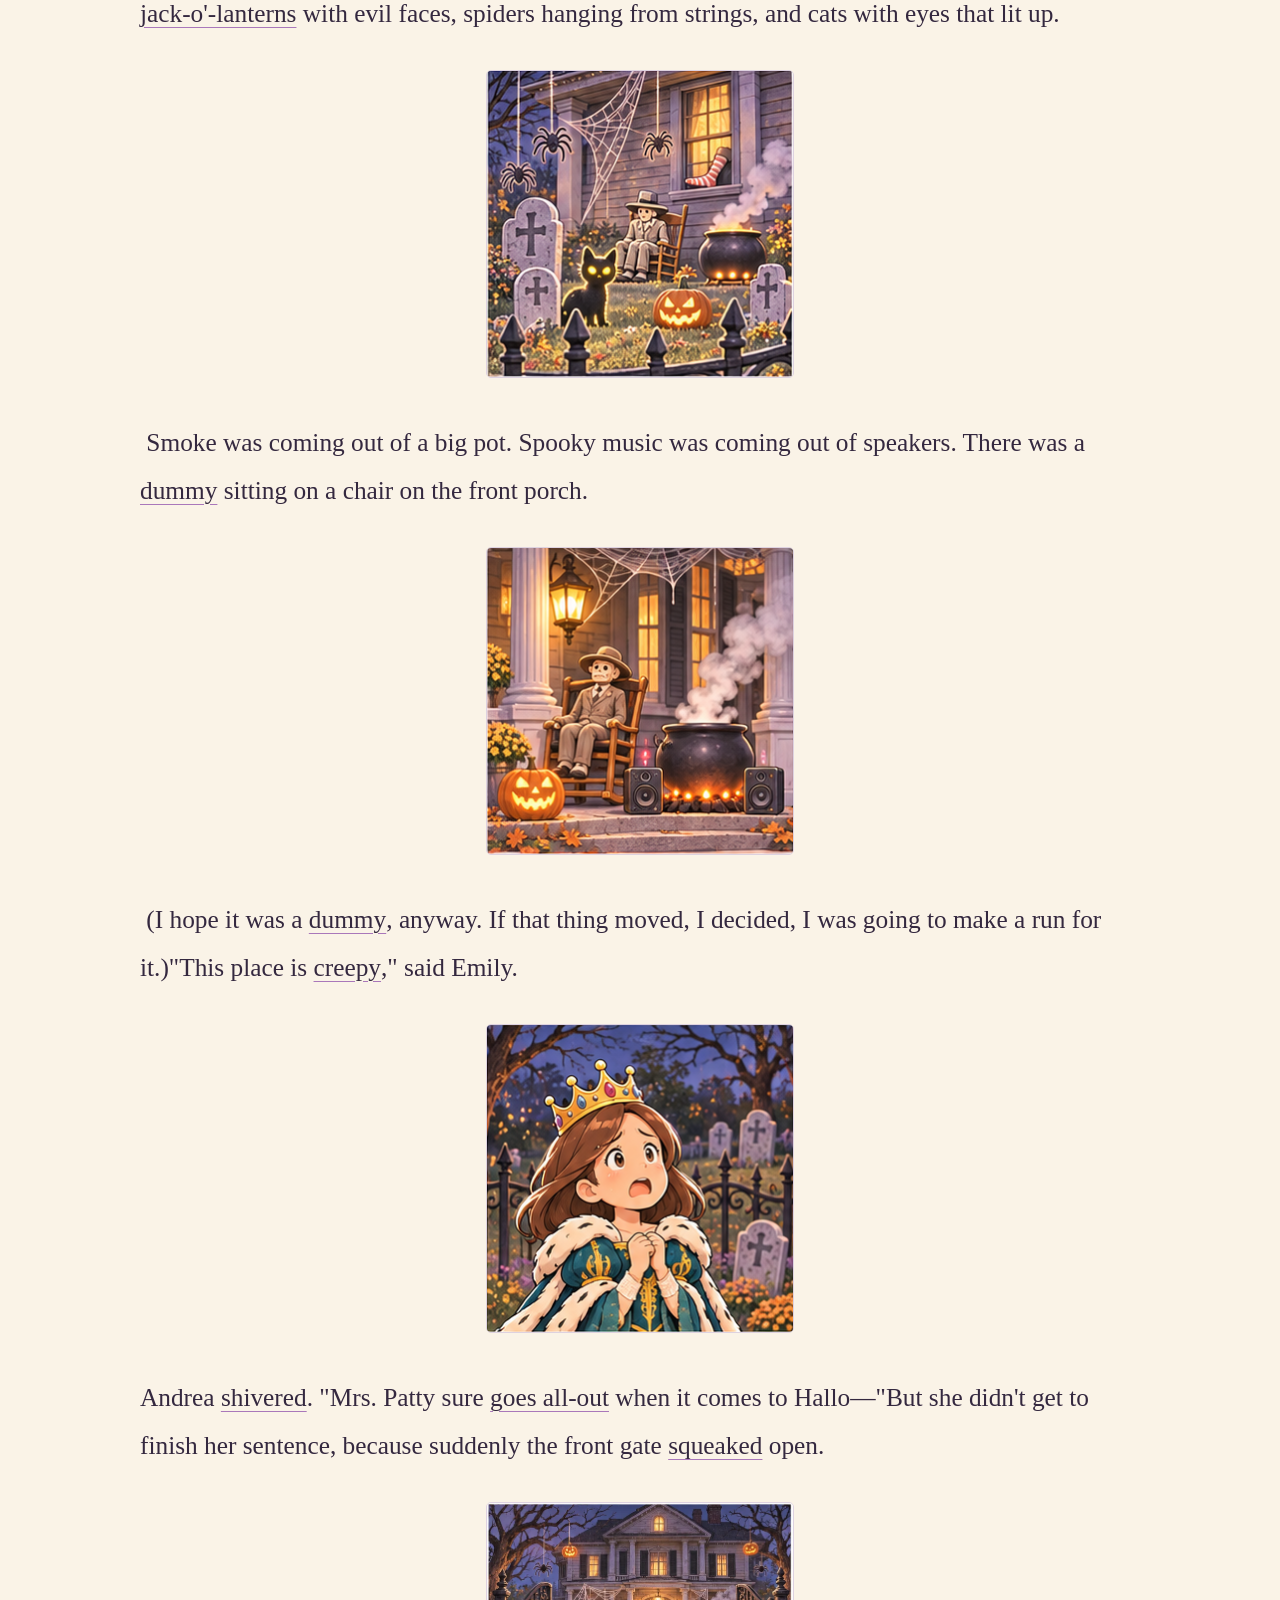
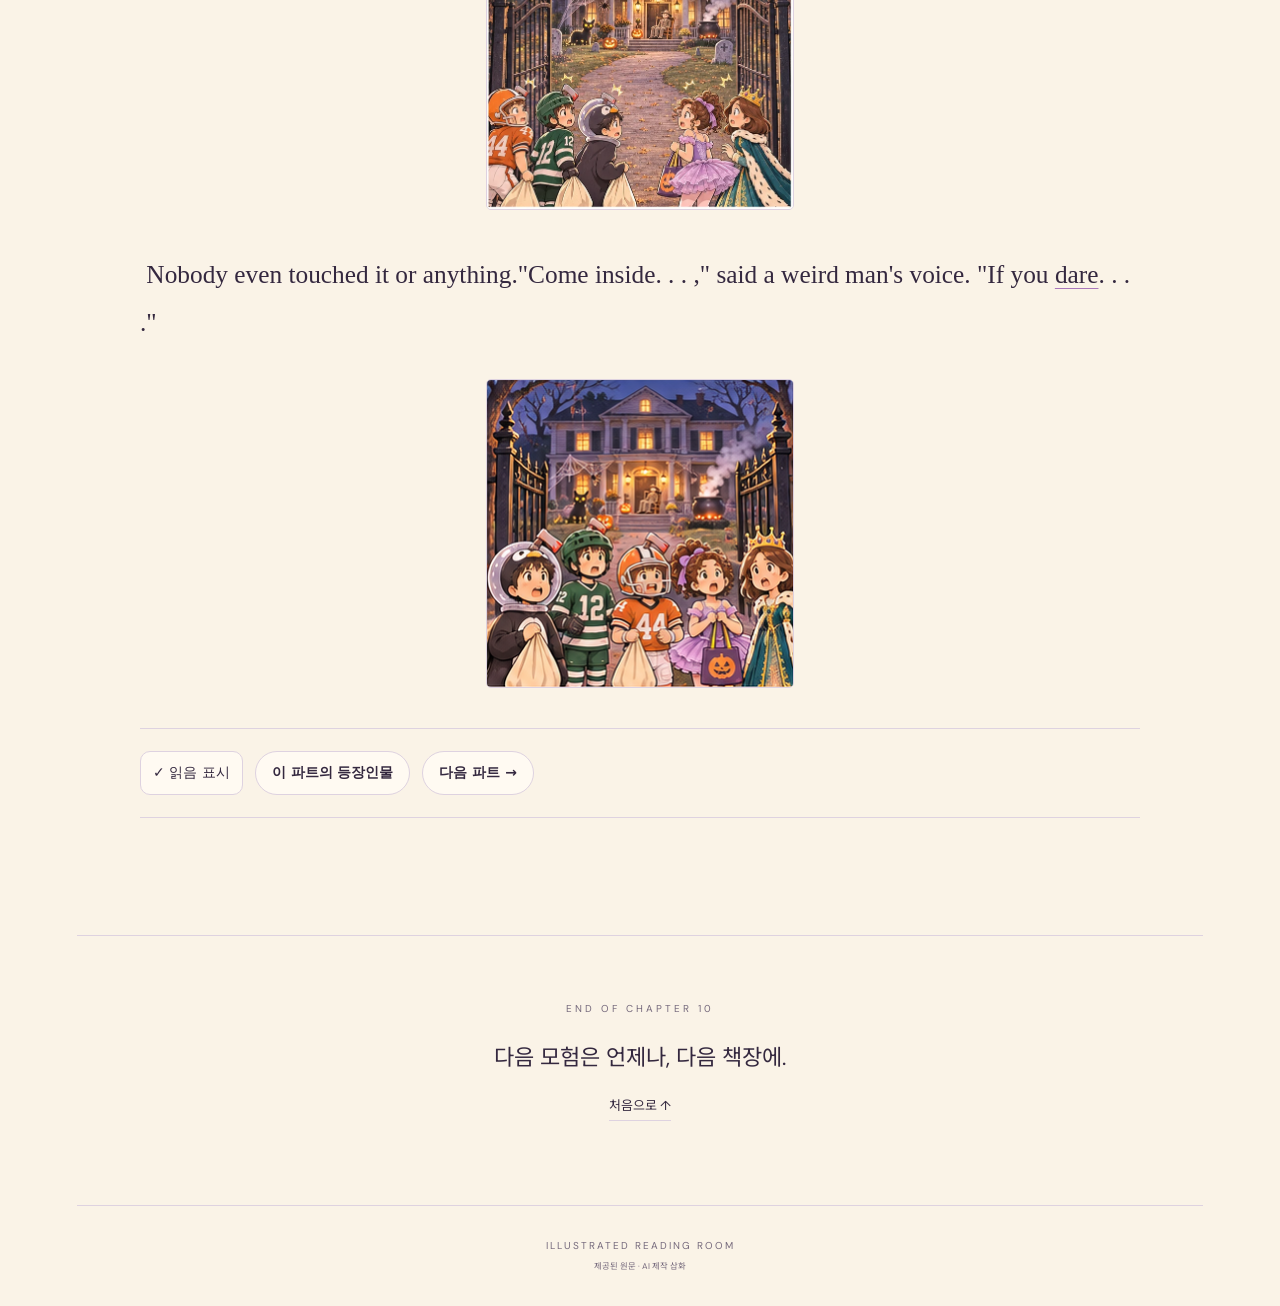
<file: 8-1.html>
<!doctype html>
<html lang="ko" data-story-id="mws13-reading-room"><head><meta charset="utf-8"><meta name="viewport" content="width=device-width,initial-scale=1,viewport-fit=cover"><meta name="theme-color" content="#263e30"><meta name="description" content="My Weird School #13 · 챕터 6–10 · 9개의 파트로 읽는 할로윈 이야기"><title>Chapter 8. The Most Horrible, Dreadful, Disgusting, Repulsive Creature That Ever Walked the Earth - Part 1 of 1 · MWS13</title><link rel="stylesheet" href="style.css?v=866c1f9c6936"><script src="app.js?v=866c1f9c6936" defer></script><script src="pwa.js?v=866c1f9c6936" defer></script><link rel="manifest" href="manifest.webmanifest"><meta name="mobile-web-app-capable" content="yes"><meta name="apple-mobile-web-app-capable" content="yes"><meta name="apple-mobile-web-app-title" content="MWS13 Reader"><meta name="apple-mobile-web-app-status-bar-style" content="black-translucent"><link rel="apple-touch-icon" href="assets/app-icon-180.png"><link rel="icon" type="image/png" sizes="192x192" href="assets/app-icon-192.png"></head>
<body><a class="skip" href="#chapter-005">본문으로 이동</a><div class="floating-reader" id="floating-reader" role="region" aria-label="독서 도구"><details class="chapter-menu" id="chapter-menu"><summary>어디로 떠나 볼까요?<span aria-hidden="true">목차 ⌄</span></summary><nav class="toc" aria-label="전체 이야기 목차"><div class="toc-book"><h3>Mrs. Patty Is Batty!</h3><div class="toc-links"><a href="6-1.html"><span>6-1</span>Chapter 6. Giant Bananas and Two-headed Astronauts</a><a href="6-2.html"><span>6-2</span>Chapter 6. Giant Bananas and Two-headed Astronauts</a><a href="6-3.html"><span>6-3</span>Chapter 6. Giant Bananas and Two-headed Astronauts</a><a href="7-1.html"><span>7-1</span>Chapter 7. The Halloween Monster!</a><a href="8-1.html"><span>8-1</span>Chapter 8. The Most Horrible, Dreadful, Disgusting, Repulsive Creature That Ever Walked the Earth</a><a href="9-1.html"><span>9-1</span>Chapter 9. Mrs. Patty&#x27;s Weird House</a><a href="9-2.html"><span>9-2</span>Chapter 9. Mrs. Patty&#x27;s Weird House</a><a href="10-1.html"><span>10-1</span>Chapter 10. Marvin the Headless Mummy</a><a href="10-2.html"><span>10-2</span>Chapter 10. Marvin the Headless Mummy</a></div></div></nav></details><div class="reading-tools"><div><label for="font-size">글자 크기 <output id="font-value" for="font-size">19pt</output></label></div><div class="size-controls"><button type="button" id="smaller" aria-label="글자 크기 줄이기">A−</button><input id="font-size" type="range" min="14" max="50" step="1" value="19" aria-label="본문 글자 크기"><button type="button" id="larger" aria-label="글자 크기 늘리기">A+</button></div></div></div>
<div class="shell"><header class="topbar"><a class="brand" href="index.html">READ<span>THE READING ROOM</span></a><a class="library-link" href="characters.html">등장인물 시트 ↗</a><button id="install-app" type="button">앱 설치</button><button id="theme" type="button" aria-label="어두운 테마로 전환">◐ <span>테마</span></button></header><main><div class="hero"><div class="hero-copy"><span class="eyebrow">OPEN A BOOK. FIND A WORLD.</span><h1 lang="en">Mrs. Patty Is Batty!</h1><p class="hero-desc">My Weird School #13 · 챕터 6–10 · 9개의 파트로 읽는 할로윈 이야기</p><a class="start" href="#chapter-005">이야기 읽기 <span>↗</span></a><div class="stats"><span><b>1</b> PART</span><span><b>18</b> ILLUSTRATIONS</span></div></div><div class="hero-art"><img src="assets/c08p01-b001-scene.webp" width="307" height="307" loading="eager" decoding="async" alt="&quot;Maybe we should go home now,&quot; I told Michael and Ryan. &quot;We have plenty of candy.&quot; &quot;Go home?&quot; Michael said."><span class="art-note">Chapter 8. The Most Horrible, Dreadful, Disgusting, Repulsive Creature That Ever Walked the Earth - Part 1 of 1</span></div></div><section class="part-library" aria-label="파트별 읽기"><a class="part-card" href="6-1.html"><small>CHAPTER 06</small><strong>Part 1</strong>Giant Bananas and Two-headed Astronauts<small class="progress-label" data-part="MWS13_C06_P01"></small></a><a class="part-card" href="6-2.html"><small>CHAPTER 06</small><strong>Part 2</strong>Giant Bananas and Two-headed Astronauts<small class="progress-label" data-part="MWS13_C06_P02"></small></a><a class="part-card" href="6-3.html"><small>CHAPTER 06</small><strong>Part 3</strong>Giant Bananas and Two-headed Astronauts<small class="progress-label" data-part="MWS13_C06_P03"></small></a><a class="part-card" href="7-1.html"><small>CHAPTER 07</small><strong>Part 1</strong>The Halloween Monster!<small class="progress-label" data-part="MWS13_C07_P01"></small></a><a class="part-card" href="8-1.html"><small>CHAPTER 08</small><strong>Part 1</strong>The Most Horrible, Dreadful, Disgusting, Repulsive Creature That Ever Walked the Earth<small class="progress-label" data-part="MWS13_C08_P01"></small></a><a class="part-card" href="9-1.html"><small>CHAPTER 09</small><strong>Part 1</strong>Mrs. Patty&#x27;s Weird House<small class="progress-label" data-part="MWS13_C09_P01"></small></a><a class="part-card" href="9-2.html"><small>CHAPTER 09</small><strong>Part 2</strong>Mrs. Patty&#x27;s Weird House<small class="progress-label" data-part="MWS13_C09_P02"></small></a><a class="part-card" href="10-1.html"><small>CHAPTER 10</small><strong>Part 1</strong>Marvin the Headless Mummy<small class="progress-label" data-part="MWS13_C10_P01"></small></a><a class="part-card" href="10-2.html"><small>CHAPTER 10</small><strong>Part 2</strong>Marvin the Headless Mummy<small class="progress-label" data-part="MWS13_C10_P02"></small></a></section><p class="vocab-help">밑줄 단어를 누르면 문장 아래에 한글 뜻과 영어 정의가 펼쳐집니다. 다른 단어를 누르면 이전 카드는 닫힙니다.</p><article><section class="chapter" id="chapter-005" aria-labelledby="chapter-005-title" lang="en"><header class="chapter-head"><span>CHAPTER 05</span><h3 id="chapter-005-title">Chapter 8. The Most Horrible, Dreadful, Disgusting, Repulsive Creature That Ever Walked the Earth - Part 1 of 1</h3></header><div class="reading-block" id="c08p01-b001" data-sentences="3"><span class="source-fragment reading-sentence" id="p0078" data-source-paragraph="p0078" data-start="0" data-end="55">&quot;Maybe we should go home now,&quot; I told Michael and Ryan.</span><span class="source-fragment reading-sentence" data-source-paragraph="p0078" data-start="55" data-end="82"> &quot;We have <button type="button" class="vocab-word" data-vocab="plenty of" aria-expanded="false" aria-controls="vocab-card">plenty of</button> candy.&quot;</span><span class="source-fragment reading-sentence" id="p0079" data-source-paragraph="p0079" data-start="0" data-end="24">&quot;Go home?&quot; Michael said.</span></div><figure class="dense-illustration" data-block="c08p01-b001" data-scene="c08p01-b001-scene"><a href="assets/c08p01-b001-scene.webp" target="_blank" rel="noopener" aria-label="삽화 크게 보기"><img src="assets/c08p01-b001-scene.webp" width="307" height="307" loading="lazy" decoding="async" alt="&quot;Maybe we should go home now,&quot; I told Michael and Ryan. &quot;We have plenty of candy.&quot; &quot;Go home?&quot; Michael said."></a></figure><div class="reading-block" id="c08p01-b002" data-sentences="3"><span class="source-fragment reading-sentence" data-source-paragraph="p0079" data-start="24" data-end="40"> &quot;Are you crazy?</span><span class="source-fragment reading-sentence" data-source-paragraph="p0079" data-start="40" data-end="83"> We haven&#x27;t been to Mrs. Patty&#x27;s house yet.</span><span class="source-fragment reading-sentence" data-source-paragraph="p0079" data-start="83" data-end="124"> She has more candy than anyone in town.&quot;</span></div><figure class="dense-illustration" data-block="c08p01-b002" data-scene="c08p01-b002-scene"><a href="assets/c08p01-b002-scene.webp" target="_blank" rel="noopener" aria-label="삽화 크게 보기"><img src="assets/c08p01-b002-scene.webp" width="307" height="307" loading="lazy" decoding="async" alt="&quot;Are you crazy? We haven&#x27;t been to Mrs. Patty&#x27;s house yet. She has more candy than anyone in town.&quot;"></a></figure><div class="reading-block" id="c08p01-b003" data-sentences="3"><span class="source-fragment reading-sentence" data-source-paragraph="p0079" data-start="124" data-end="172"> &quot;But what if she chops our heads off?&quot; I asked.</span><span class="source-fragment reading-sentence" data-source-paragraph="p0079" data-start="172" data-end="222"> &quot;Stuff like that happens all the time, you know.&quot;</span><span class="source-fragment reading-sentence" id="p0080" data-source-paragraph="p0080" data-start="0" data-end="51">&quot;She&#x27;s not going to chop our heads off,&quot; Ryan said.</span></div><figure class="dense-illustration" data-block="c08p01-b003" data-scene="c08p01-b003-scene"><a href="assets/c08p01-b003-scene.webp" target="_blank" rel="noopener" aria-label="삽화 크게 보기"><img src="assets/c08p01-b003-scene.webp" width="308" height="307" loading="lazy" decoding="async" alt="&quot;But what if she chops our heads off?&quot; I asked. &quot;Stuff like that happens all the time, you know.&quot; &quot;She&#x27;s not going to chop our heads off,&quot; R"></a></figure><div class="reading-block" id="c08p01-b004" data-sentences="3"><span class="source-fragment reading-sentence" data-source-paragraph="p0080" data-start="51" data-end="109"> &quot;Your friend Billy doesn&#x27;t know what he&#x27;s talking about.&quot;</span><span class="source-fragment reading-sentence" id="p0081" data-source-paragraph="p0081" data-start="0" data-end="110">&quot;Yeah,&quot; Michael said, &quot;and Mrs. Patty told us over and over again that we have to trick-or-treat at her house.</span><span class="source-fragment reading-sentence" data-source-paragraph="p0081" data-start="110" data-end="161"> She might chop off our heads if we don&#x27;t show up.&quot;</span></div><figure class="dense-illustration" data-block="c08p01-b004" data-scene="c08p01-b004-scene"><a href="assets/c08p01-b004-scene.webp" target="_blank" rel="noopener" aria-label="삽화 크게 보기"><img src="assets/c08p01-b004-scene.webp" width="308" height="307" loading="lazy" decoding="async" alt="&quot;Your friend Billy doesn&#x27;t know what he&#x27;s talking about.&quot; &quot;Yeah,&quot; Michael said, &quot;and Mrs. Patty told us over and over again that we have to "></a></figure><div class="reading-block" id="c08p01-b005" data-sentences="3"><span class="source-fragment reading-sentence" id="p0082" data-source-paragraph="p0082" data-start="0" data-end="11">Good point.</span><span class="source-fragment reading-sentence" data-source-paragraph="p0082" data-start="11" data-end="72"> Michael really should be in the <button type="button" class="vocab-word" data-vocab="gifted and talented" aria-expanded="false" aria-controls="vocab-card">gifted and talented</button> program.</span><span class="source-fragment reading-sentence" id="p0083" data-source-paragraph="p0083" data-start="0" data-end="32">We kept walking down the street.</span></div><figure class="dense-illustration" data-block="c08p01-b005" data-scene="ch08-sc01"><a href="assets/ch08-sc01.webp" target="_blank" rel="noopener" aria-label="삽화 크게 보기"><img src="assets/ch08-sc01.webp" width="619" height="619" loading="lazy" decoding="async" alt="The three boys continue down the now-dark street."></a></figure><div class="reading-block" id="c08p01-b006" data-sentences="3"><span class="source-fragment reading-sentence" data-source-paragraph="p0083" data-start="32" data-end="60"> It was dark now, and <button type="button" class="vocab-word" data-vocab="scary" aria-expanded="false" aria-controls="vocab-card">scary</button>.</span><span class="source-fragment reading-sentence" data-source-paragraph="p0083" data-start="60" data-end="157"> I was looking all around, just in case the real Halloween Monster jumped out from behind a wall.</span><span class="source-fragment reading-sentence" data-source-paragraph="p0083" data-start="157" data-end="251"> &quot;Do you think Mrs. Patty&#x27;s headless husband, Marvin, still lives with her?&quot; I asked the guys.</span></div><figure class="dense-illustration" data-block="c08p01-b006" data-scene="c08p01-b006-scene"><a href="assets/c08p01-b006-scene.webp" target="_blank" rel="noopener" aria-label="삽화 크게 보기"><img src="assets/c08p01-b006-scene.webp" width="307" height="307" loading="lazy" decoding="async" alt="It was dark now, and scary. I was looking all around, just in case the real Halloween Monster jumped out from behind a wall. &quot;Do you think M"></a></figure><div class="reading-block" id="c08p01-b007" data-sentences="3"><span class="source-fragment reading-sentence" id="p0084" data-source-paragraph="p0084" data-start="0" data-end="46">&quot;Ghosts have to live somewhere,&quot; Michael said.</span><span class="source-fragment reading-sentence" data-source-paragraph="p0084" data-start="46" data-end="103"> &quot;They&#x27;re just like <button type="button" class="vocab-word" data-vocab="regular" aria-expanded="false" aria-controls="vocab-card">regular</button> people, except they&#x27;re dead.&quot;</span><span class="source-fragment reading-sentence" id="p0085" data-source-paragraph="p0085" data-start="0" data-end="37">&quot;I feel sorry for ghosts,&quot; said Ryan.</span></div><figure class="dense-illustration" data-block="c08p01-b007" data-scene="c08p01-b007-scene"><a href="assets/c08p01-b007-scene.webp" target="_blank" rel="noopener" aria-label="삽화 크게 보기"><img src="assets/c08p01-b007-scene.webp" width="307" height="307" loading="lazy" decoding="async" alt="&quot;Ghosts have to live somewhere,&quot; Michael said. &quot;They&#x27;re just like regular people, except they&#x27;re dead.&quot; &quot;I feel sorry for ghosts,&quot; said Ryan"></a></figure><div class="reading-block" id="c08p01-b008" data-sentences="3"><span class="source-fragment reading-sentence" data-source-paragraph="p0085" data-start="37" data-end="74"> &quot;They&#x27;re like homeless dead people.&quot;</span><span class="source-fragment reading-sentence" id="p0086" data-source-paragraph="p0086" data-start="0" data-end="62">We turned the corner onto Norman Road, where Mrs. Patty lives.</span><span class="source-fragment reading-sentence" data-source-paragraph="p0086" data-start="62" data-end="168"> That&#x27;s when I saw the most <button type="button" class="vocab-word" data-vocab="horrible" aria-expanded="false" aria-controls="vocab-card">horrible</button>, <button type="button" class="vocab-word" data-vocab="dreadful" aria-expanded="false" aria-controls="vocab-card">dreadful</button>, <button type="button" class="vocab-word" data-vocab="disgusting" aria-expanded="false" aria-controls="vocab-card">disgusting</button>, <button type="button" class="vocab-word" data-vocab="repulsive" aria-expanded="false" aria-controls="vocab-card">repulsive</button> <button type="button" class="vocab-word" data-vocab="creature" aria-expanded="false" aria-controls="vocab-card">creature</button> that ever walked the Earth.</span></div><figure class="dense-illustration" data-block="c08p01-b008" data-scene="c08p01-b008-scene"><a href="assets/c08p01-b008-scene.webp" target="_blank" rel="noopener" aria-label="삽화 크게 보기"><img src="assets/c08p01-b008-scene.webp" width="308" height="307" loading="lazy" decoding="async" alt="&quot;They&#x27;re like homeless dead people.&quot; We turned the corner onto Norman Road, where Mrs. Patty lives. That&#x27;s when I saw the most horrible, dre"></a></figure><div class="reading-block" id="c08p01-b009" data-sentences="3"><span class="source-fragment reading-sentence" id="p0087" data-source-paragraph="p0087" data-start="0" data-end="20">It was Andrea Young!</span><span class="source-fragment reading-sentence" data-source-paragraph="p0087" data-start="20" data-end="114"> She was with her <button type="button" class="vocab-word" data-vocab="annoying" aria-expanded="false" aria-controls="vocab-card">annoying</button> little friend Emily, and they were dressed in their girly <button type="button" class="vocab-word" data-vocab="costumes" aria-expanded="false" aria-controls="vocab-card">costumes</button>.</span><span class="source-fragment reading-sentence" data-source-paragraph="p0087" data-start="114" data-end="180"> Emily&#x27;s mom must have <button type="button" class="vocab-word" data-vocab="sewn" aria-expanded="false" aria-controls="vocab-card">sewn</button> that dumb queen outfit together again.</span></div><figure class="dense-illustration" data-block="c08p01-b009" data-scene="c08p01-b009-scene"><a href="assets/c08p01-b009-scene.webp" target="_blank" rel="noopener" aria-label="삽화 크게 보기"><img src="assets/c08p01-b009-scene.webp" width="308" height="308" loading="lazy" decoding="async" alt="It was Andrea Young! She was with her annoying little friend Emily, and they were dressed in their girly costumes. Emily&#x27;s mom must have sew"></a></figure><div class="reading-block" id="c08p01-b010" data-sentences="3"><span class="source-fragment reading-sentence" id="p0088" data-source-paragraph="p0088" data-start="0" data-end="39">&quot;What are you two doing here?&quot; I asked.</span><span class="source-fragment reading-sentence" id="p0089" data-source-paragraph="p0089" data-start="0" data-end="49">&quot;We&#x27;re trick-or-treating, dumbhead,&quot; Andrea said.</span><span class="source-fragment reading-sentence" data-source-paragraph="p0089" data-start="49" data-end="66"> &quot;Just like you.&quot;</span></div><figure class="dense-illustration" data-block="c08p01-b010" data-scene="c08p01-b010-scene"><a href="assets/c08p01-b010-scene.webp" target="_blank" rel="noopener" aria-label="삽화 크게 보기"><img src="assets/c08p01-b010-scene.webp" width="307" height="308" loading="lazy" decoding="async" alt="&quot;What are you two doing here?&quot; I asked. &quot;We&#x27;re trick-or-treating, dumbhead,&quot; Andrea said. &quot;Just like you.&quot;"></a></figure><div class="reading-block" id="c08p01-b011" data-sentences="3"><span class="source-fragment reading-sentence" id="p0090" data-source-paragraph="p0090" data-start="0" data-end="63">Andrea and Emily said they were heading for Mrs. Patty&#x27;s house.</span><span class="source-fragment reading-sentence" data-source-paragraph="p0090" data-start="63" data-end="152"> I didn&#x27;t want to walk with them, but it did feel safer with five of us walking together.</span><span class="source-fragment reading-sentence" id="p0091" data-source-paragraph="p0091" data-start="0" data-end="34">Finally we got to 176 Norman Road.</span></div><figure class="dense-illustration" data-block="c08p01-b011" data-scene="ch08-sc02"><a href="assets/ch08-sc02.webp" target="_blank" rel="noopener" aria-label="삽화 크게 보기"><img src="assets/ch08-sc02.webp" width="619" height="619" loading="lazy" decoding="async" alt="Andrea and Emily join the boys on Norman Road."></a></figure><div class="reading-block" id="c08p01-b012" data-sentences="3"><span class="source-fragment reading-sentence" data-source-paragraph="p0091" data-start="34" data-end="54"> It was a big house.</span><span class="source-fragment reading-sentence" data-source-paragraph="p0091" data-start="54" data-end="124"> It looked really old, like one of those <button type="button" class="vocab-word" data-vocab="haunted" aria-expanded="false" aria-controls="vocab-card">haunted</button> houses in the movies.</span><span class="source-fragment reading-sentence" data-source-paragraph="p0091" data-start="124" data-end="199"> There was an <button type="button" class="vocab-word" data-vocab="iron gate" aria-expanded="false" aria-controls="vocab-card">iron gate</button> on the outside and some dead trees by the <button type="button" class="vocab-word" data-vocab="driveway" aria-expanded="false" aria-controls="vocab-card">driveway</button>.</span></div><figure class="dense-illustration" data-block="c08p01-b012" data-scene="c08p01-b012-scene"><a href="assets/c08p01-b012-scene.webp" target="_blank" rel="noopener" aria-label="삽화 크게 보기"><img src="assets/c08p01-b012-scene.webp" width="307" height="308" loading="lazy" decoding="async" alt="It was a big house. It looked really old, like one of those haunted houses in the movies. There was an iron gate on the outside and some dea"></a></figure><div class="reading-block" id="c08p01-b013" data-sentences="3"><span class="source-fragment reading-sentence" id="p0092" data-source-paragraph="p0092" data-start="0" data-end="19">&quot;Wow!&quot; Andrea said.</span><span class="source-fragment reading-sentence" data-source-paragraph="p0092" data-start="19" data-end="73"> &quot;I didn&#x27;t know school secretaries lived in mansions.&quot;</span><span class="source-fragment reading-sentence" id="p0093" data-source-paragraph="p0093" data-start="0" data-end="90">When we got closer, we <button type="button" class="vocab-word" data-vocab="peeked" aria-expanded="false" aria-controls="vocab-card">peeked</button> through the gate and saw Mrs. Patty&#x27;s Halloween <button type="button" class="vocab-word" data-vocab="decorations" aria-expanded="false" aria-controls="vocab-card">decorations</button>.</span></div><figure class="dense-illustration" data-block="c08p01-b013" data-scene="ch08-sc03"><a href="assets/ch08-sc03.webp" target="_blank" rel="noopener" aria-label="삽화 크게 보기"><img src="assets/ch08-sc03.webp" width="619" height="619" loading="lazy" decoding="async" alt="Five children inspect the mansion’s Halloween decorations through the iron gate."></a></figure><div class="reading-block" id="c08p01-b014" data-sentences="3"><span class="source-fragment reading-sentence" data-source-paragraph="p0093" data-start="90" data-end="138"> There were <button type="button" class="vocab-word" data-vocab="tombstones" aria-expanded="false" aria-controls="vocab-card">tombstones</button> sticking out of the lawn.</span><span class="source-fragment reading-sentence" data-source-paragraph="p0093" data-start="138" data-end="173"> A foot was <button type="button" class="vocab-word" data-vocab="poking out" aria-expanded="false" aria-controls="vocab-card">poking out</button> of a window.</span><span class="source-fragment reading-sentence" data-source-paragraph="p0093" data-start="173" data-end="280"> There were <button type="button" class="vocab-word" data-vocab="jack-o&#x27;-lanterns" aria-expanded="false" aria-controls="vocab-card">jack-o&#x27;-lanterns</button> with evil faces, spiders hanging from strings, and cats with eyes that lit up.</span></div><figure class="dense-illustration" data-block="c08p01-b014" data-scene="c08p01-b014-scene"><a href="assets/c08p01-b014-scene.webp" target="_blank" rel="noopener" aria-label="삽화 크게 보기"><img src="assets/c08p01-b014-scene.webp" width="308" height="308" loading="lazy" decoding="async" alt="There were tombstones sticking out of the lawn. A foot was poking out of a window. There were jack-o&#x27;-lanterns with evil faces, spiders hang"></a></figure><div class="reading-block" id="c08p01-b015" data-sentences="3"><span class="source-fragment reading-sentence" data-source-paragraph="p0093" data-start="280" data-end="315"> Smoke was coming out of a big pot.</span><span class="source-fragment reading-sentence" data-source-paragraph="p0093" data-start="315" data-end="356"> Spooky music was coming out of speakers.</span><span class="source-fragment reading-sentence" data-source-paragraph="p0093" data-start="356" data-end="413"> There was a <button type="button" class="vocab-word" data-vocab="dummy" aria-expanded="false" aria-controls="vocab-card">dummy</button> sitting on a chair on the front porch.</span></div><figure class="dense-illustration" data-block="c08p01-b015" data-scene="c08p01-b015-scene"><a href="assets/c08p01-b015-scene.webp" target="_blank" rel="noopener" aria-label="삽화 크게 보기"><img src="assets/c08p01-b015-scene.webp" width="308" height="308" loading="lazy" decoding="async" alt="Smoke was coming out of a big pot. Spooky music was coming out of speakers. There was a dummy sitting on a chair on the front porch."></a></figure><div class="reading-block" id="c08p01-b016" data-sentences="3"><span class="source-fragment reading-sentence" data-source-paragraph="p0093" data-start="413" data-end="445"> (I hope it was a <button type="button" class="vocab-word" data-vocab="dummy" aria-expanded="false" aria-controls="vocab-card">dummy</button>, anyway.</span><span class="source-fragment reading-sentence" data-source-paragraph="p0093" data-start="445" data-end="512"> If that thing moved, I decided, I was going to make a run for it.)</span><span class="source-fragment reading-sentence" id="p0094" data-source-paragraph="p0094" data-start="0" data-end="35">&quot;This place is <button type="button" class="vocab-word" data-vocab="creepy" aria-expanded="false" aria-controls="vocab-card">creepy</button>,&quot; said Emily.</span></div><figure class="dense-illustration" data-block="c08p01-b016" data-scene="c08p01-b016-scene"><a href="assets/c08p01-b016-scene.webp" target="_blank" rel="noopener" aria-label="삽화 크게 보기"><img src="assets/c08p01-b016-scene.webp" width="307" height="308" loading="lazy" decoding="async" alt="(I hope it was a dummy, anyway. If that thing moved, I decided, I was going to make a run for it.) &quot;This place is creepy,&quot; said Emily."></a></figure><div class="reading-block" id="c08p01-b017" data-sentences="3"><span class="source-fragment reading-sentence" id="p0095" data-source-paragraph="p0095" data-start="0" data-end="16">Andrea <button type="button" class="vocab-word" data-vocab="shivered" aria-expanded="false" aria-controls="vocab-card">shivered</button>.</span><span class="source-fragment reading-sentence" data-source-paragraph="p0095" data-start="16" data-end="71"> &quot;Mrs. Patty sure <button type="button" class="vocab-word" data-vocab="goes all-out" aria-expanded="false" aria-controls="vocab-card">goes all-out</button> when it comes to Hallo—&quot;</span><span class="source-fragment reading-sentence" id="p0096" data-source-paragraph="p0096" data-start="0" data-end="89">But she didn&#x27;t get to finish her sentence, because suddenly the front gate <button type="button" class="vocab-word" data-vocab="squeaked" aria-expanded="false" aria-controls="vocab-card">squeaked</button> open.</span></div><figure class="dense-illustration" data-block="c08p01-b017" data-scene="ch08-sc04"><a href="assets/ch08-sc04.webp" target="_blank" rel="noopener" aria-label="삽화 크게 보기"><img src="assets/ch08-sc04.webp" width="619" height="619" loading="lazy" decoding="async" alt="The iron gate opens without anyone touching it."></a></figure><div class="reading-block" id="c08p01-b018" data-sentences="3"><span class="source-fragment reading-sentence" data-source-paragraph="p0096" data-start="89" data-end="125"> Nobody even touched it or anything.</span><span class="source-fragment reading-sentence" id="p0097" data-source-paragraph="p0097" data-start="0" data-end="46">&quot;Come inside. . . ,&quot; said a weird man&#x27;s voice.</span><span class="source-fragment reading-sentence" data-source-paragraph="p0097" data-start="46" data-end="67"> &quot;If you <button type="button" class="vocab-word" data-vocab="dare" aria-expanded="false" aria-controls="vocab-card">dare</button>. . . .&quot;</span></div><figure class="dense-illustration" data-block="c08p01-b018" data-scene="c08p01-b018-scene"><a href="assets/c08p01-b018-scene.webp" target="_blank" rel="noopener" aria-label="삽화 크게 보기"><img src="assets/c08p01-b018-scene.webp" width="307" height="308" loading="lazy" decoding="async" alt="Nobody even touched it or anything. &quot;Come inside. . . ,&quot; said a weird man&#x27;s voice. &quot;If you dare. . . .&quot;"></a></figure><div class="part-finish"><button class="check-read" data-complete="MWS13_C08_P01">✓ 읽음 표시</button><a class="library-link" href="characters.html?part=MWS13_C08_P01">이 파트의 등장인물</a><a class="library-link" href="9-1.html">다음 파트 →</a></div></section></article><div class="end-note"><span>END OF CHAPTER 10</span><p>다음 모험은 언제나, 다음 책장에.</p><a href="#">처음으로 ↑</a></div></main><footer>ILLUSTRATED READING ROOM<br><small>제공된 원문 · AI 제작 삽화</small></footer></div>
<dialog id="install-help" aria-labelledby="install-title"><h2 id="install-title">내 독서 앱으로 설치하기</h2><p id="install-instructions"></p><p class="install-note">설치 후 홈 화면이나 바탕 화면의 앱 아이콘을 눌러 열어 주세요.</p><div class="install-buttons"><button type="button" id="read-fullscreen" hidden>전체화면으로 읽기</button><form method="dialog"><button>닫기</button></form></div></dialog><script src="vocabulary.js" defer></script><script src="parts.js" defer></script></body></html>
</file>
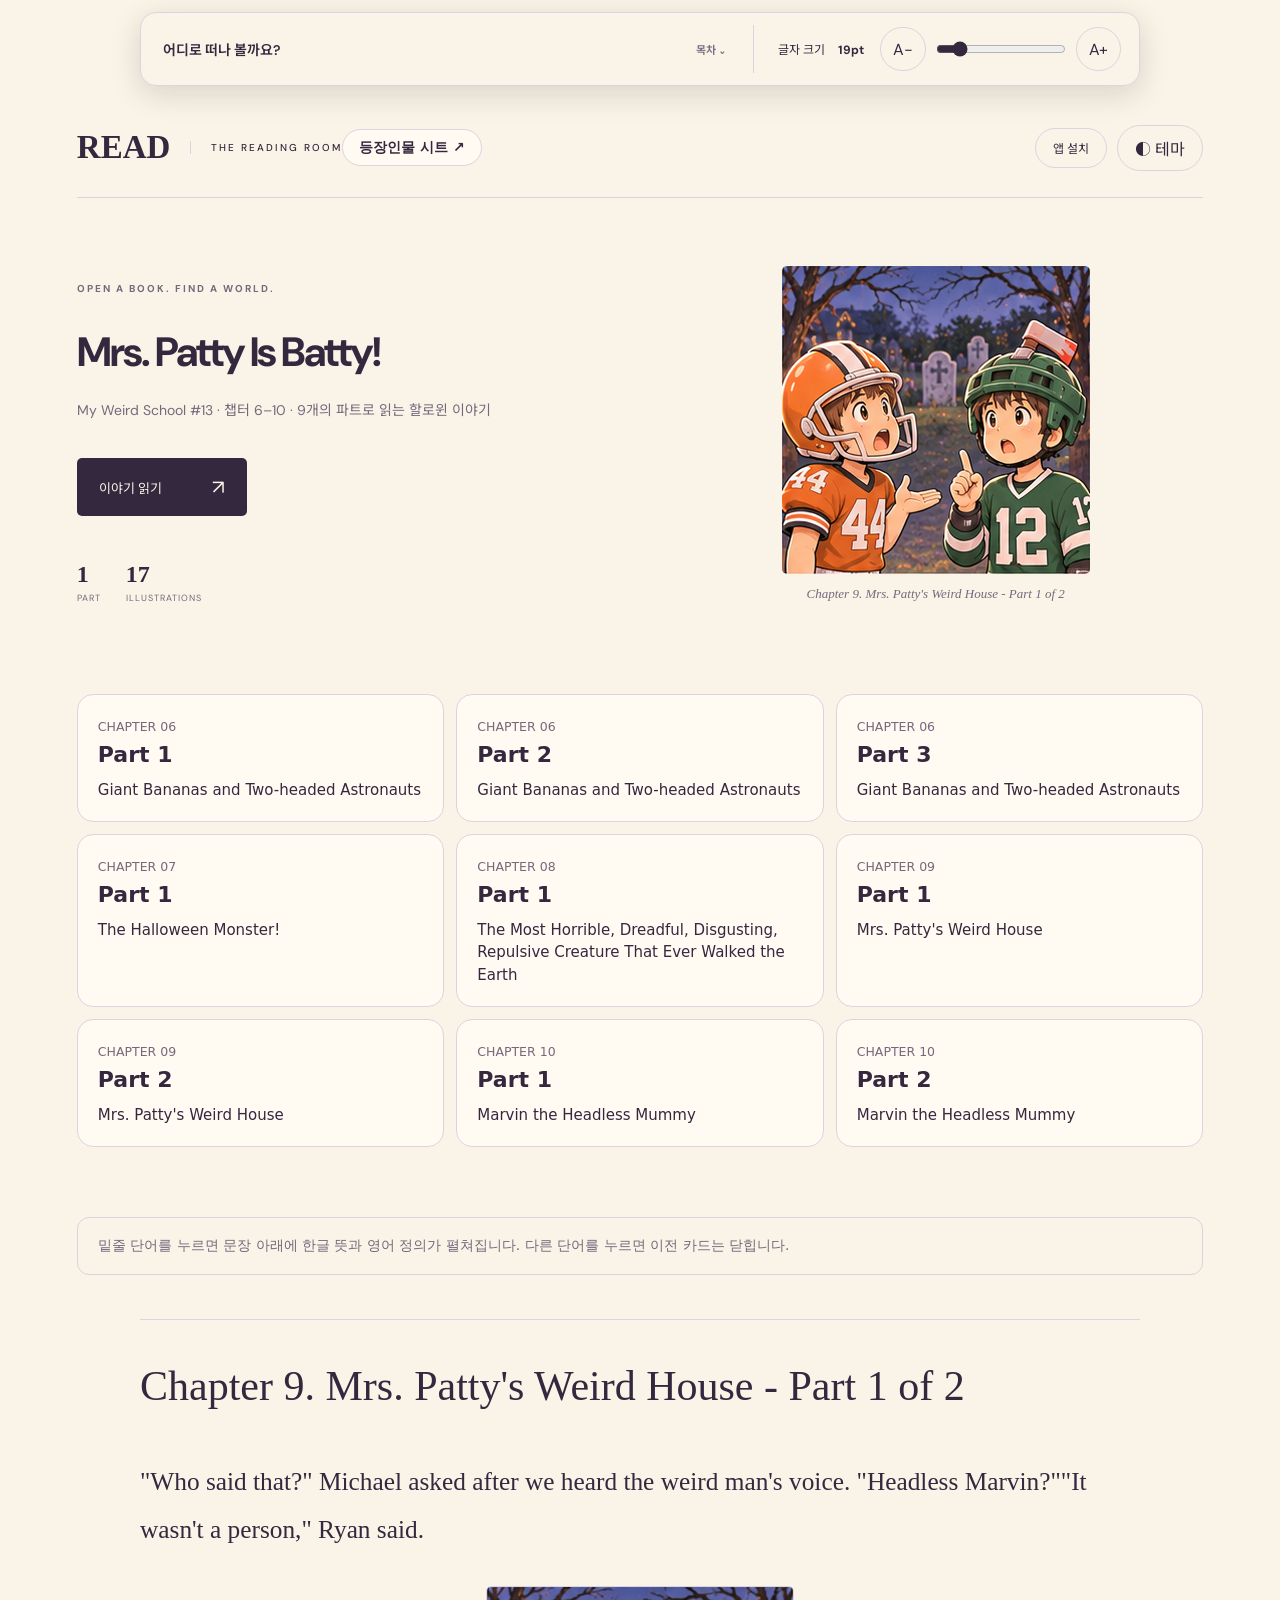
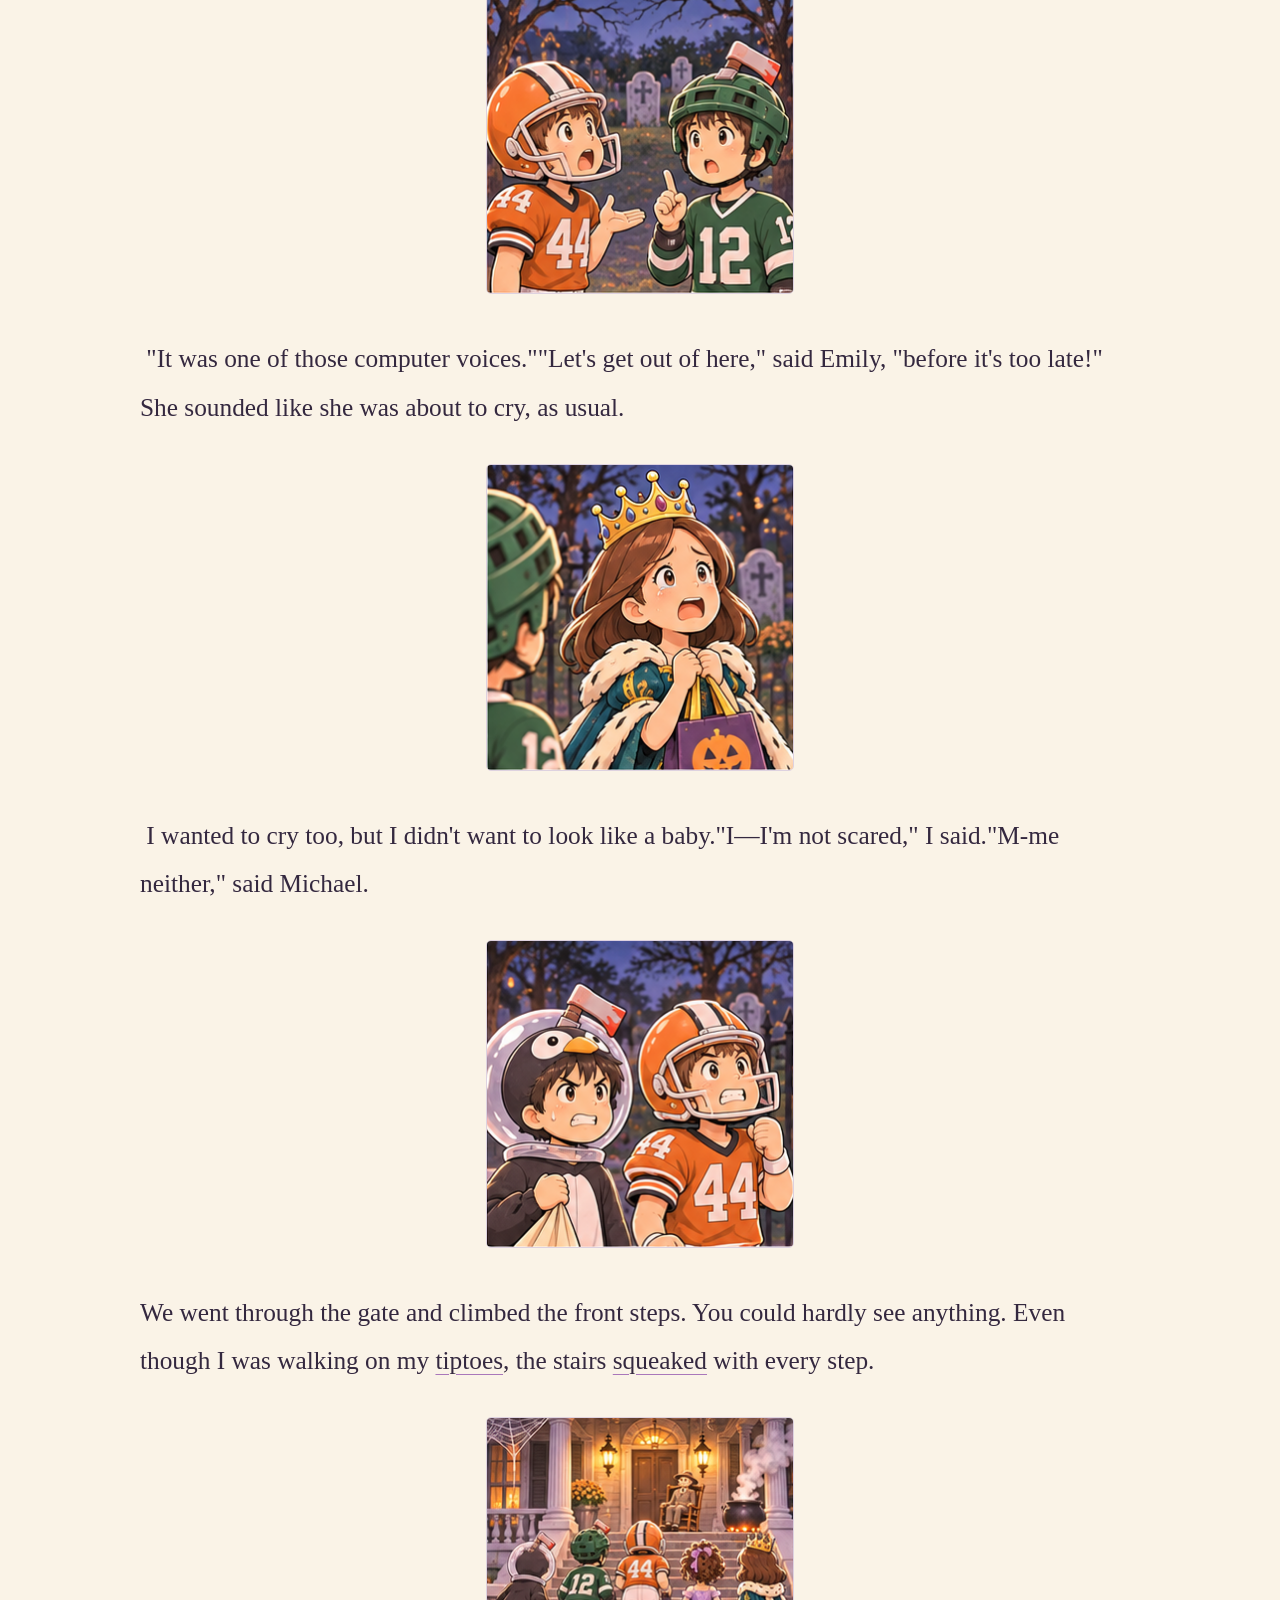
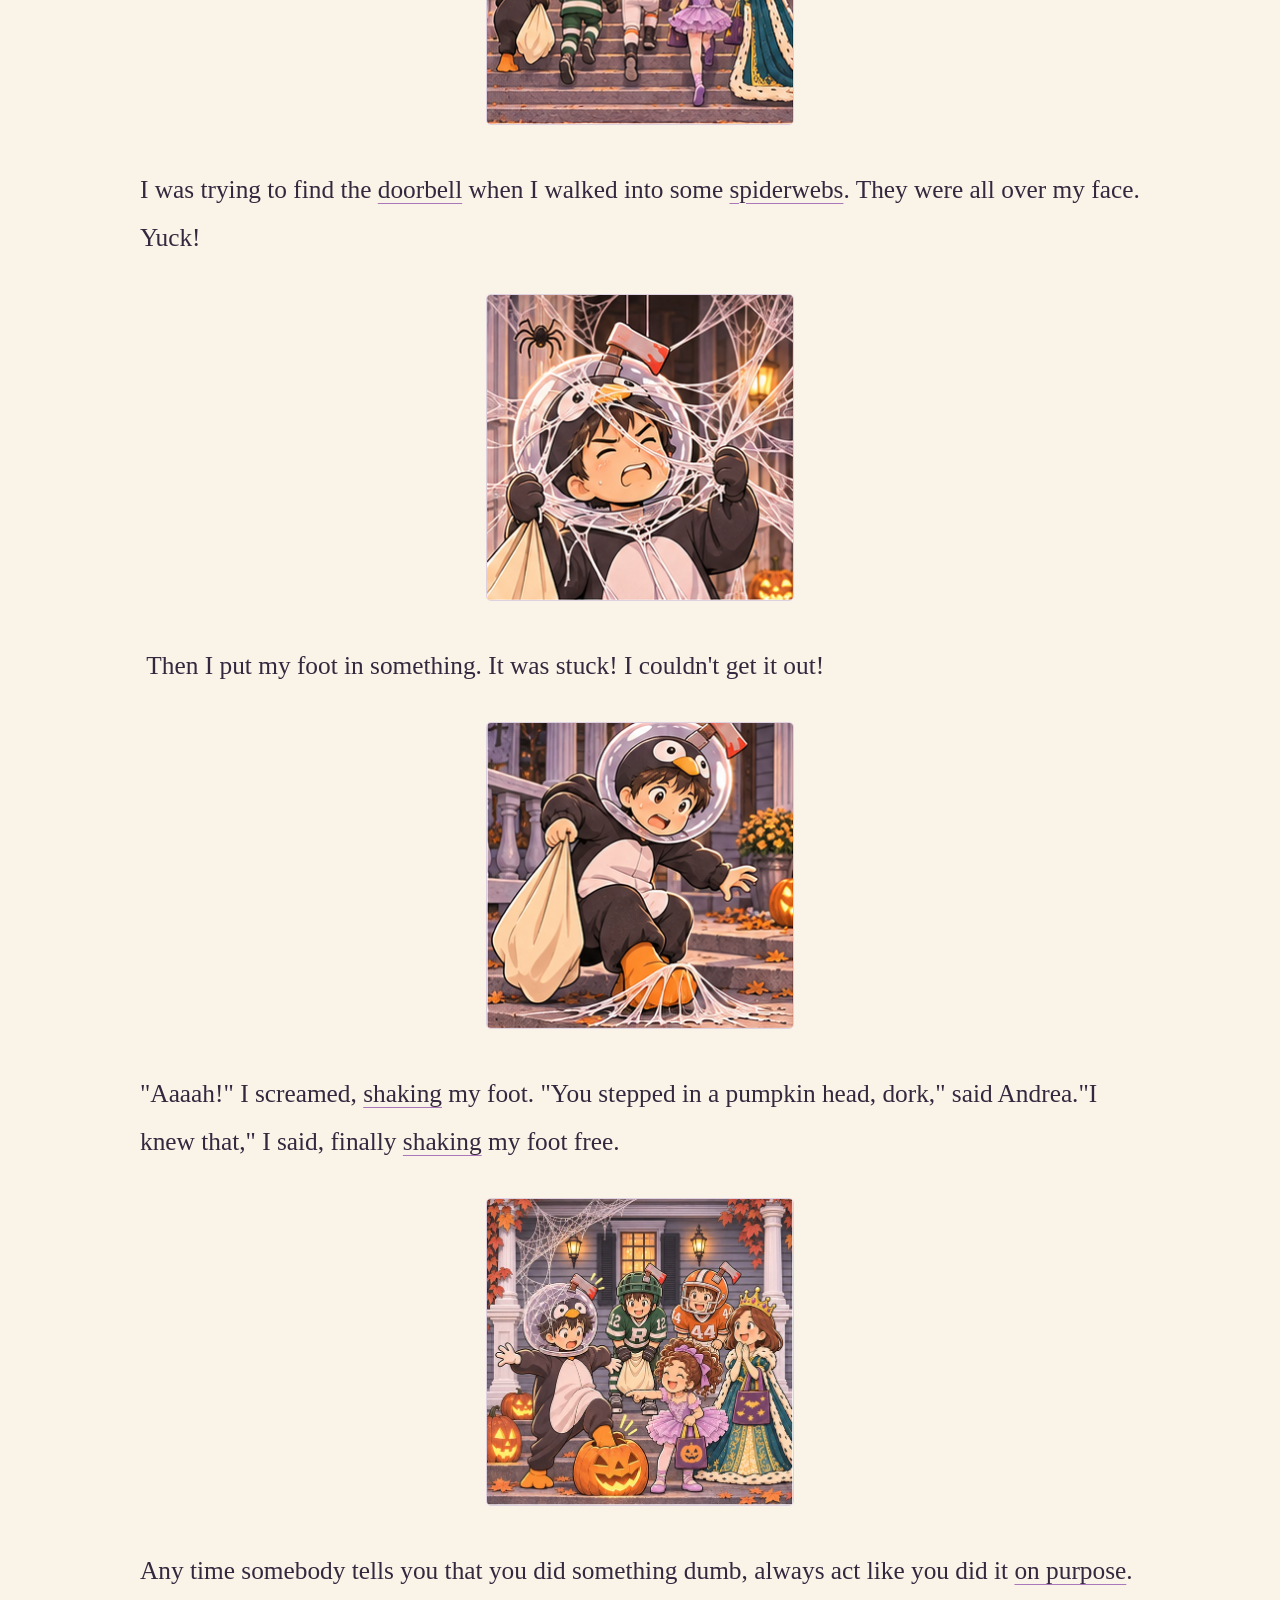
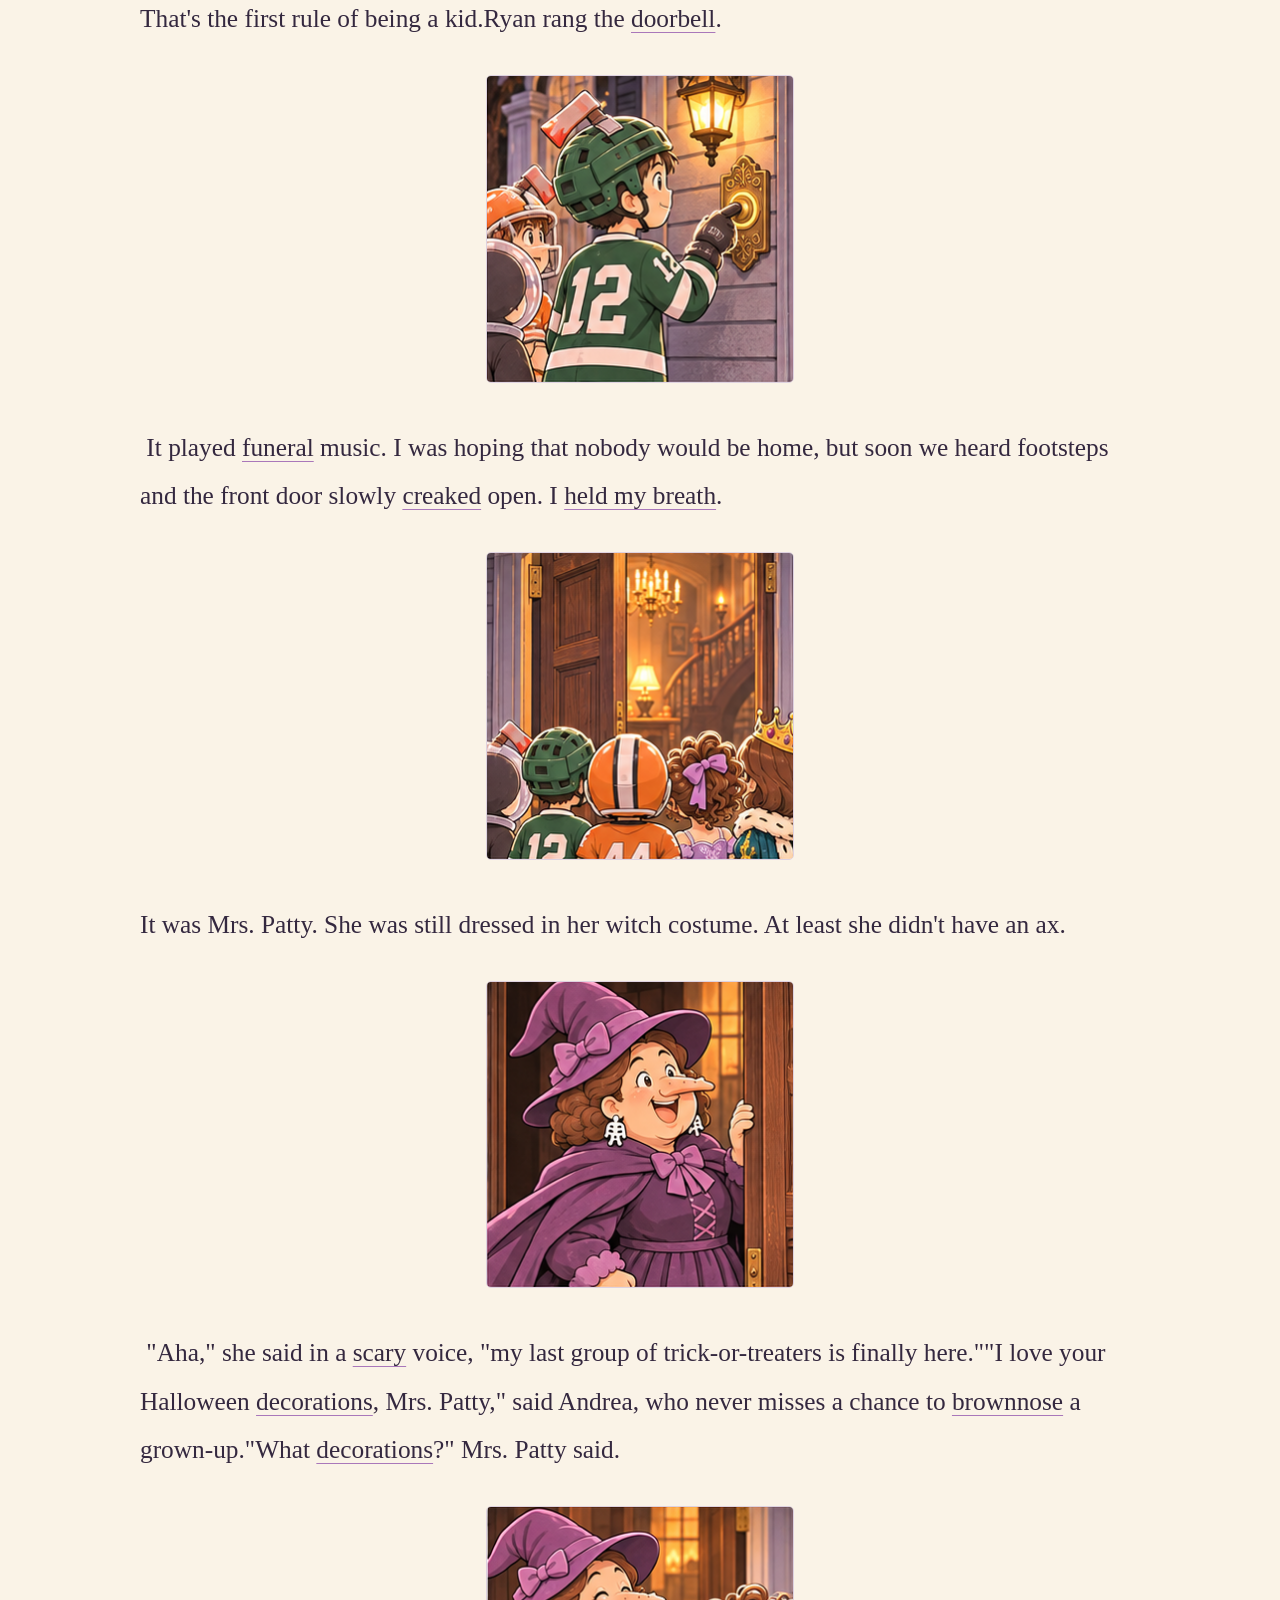
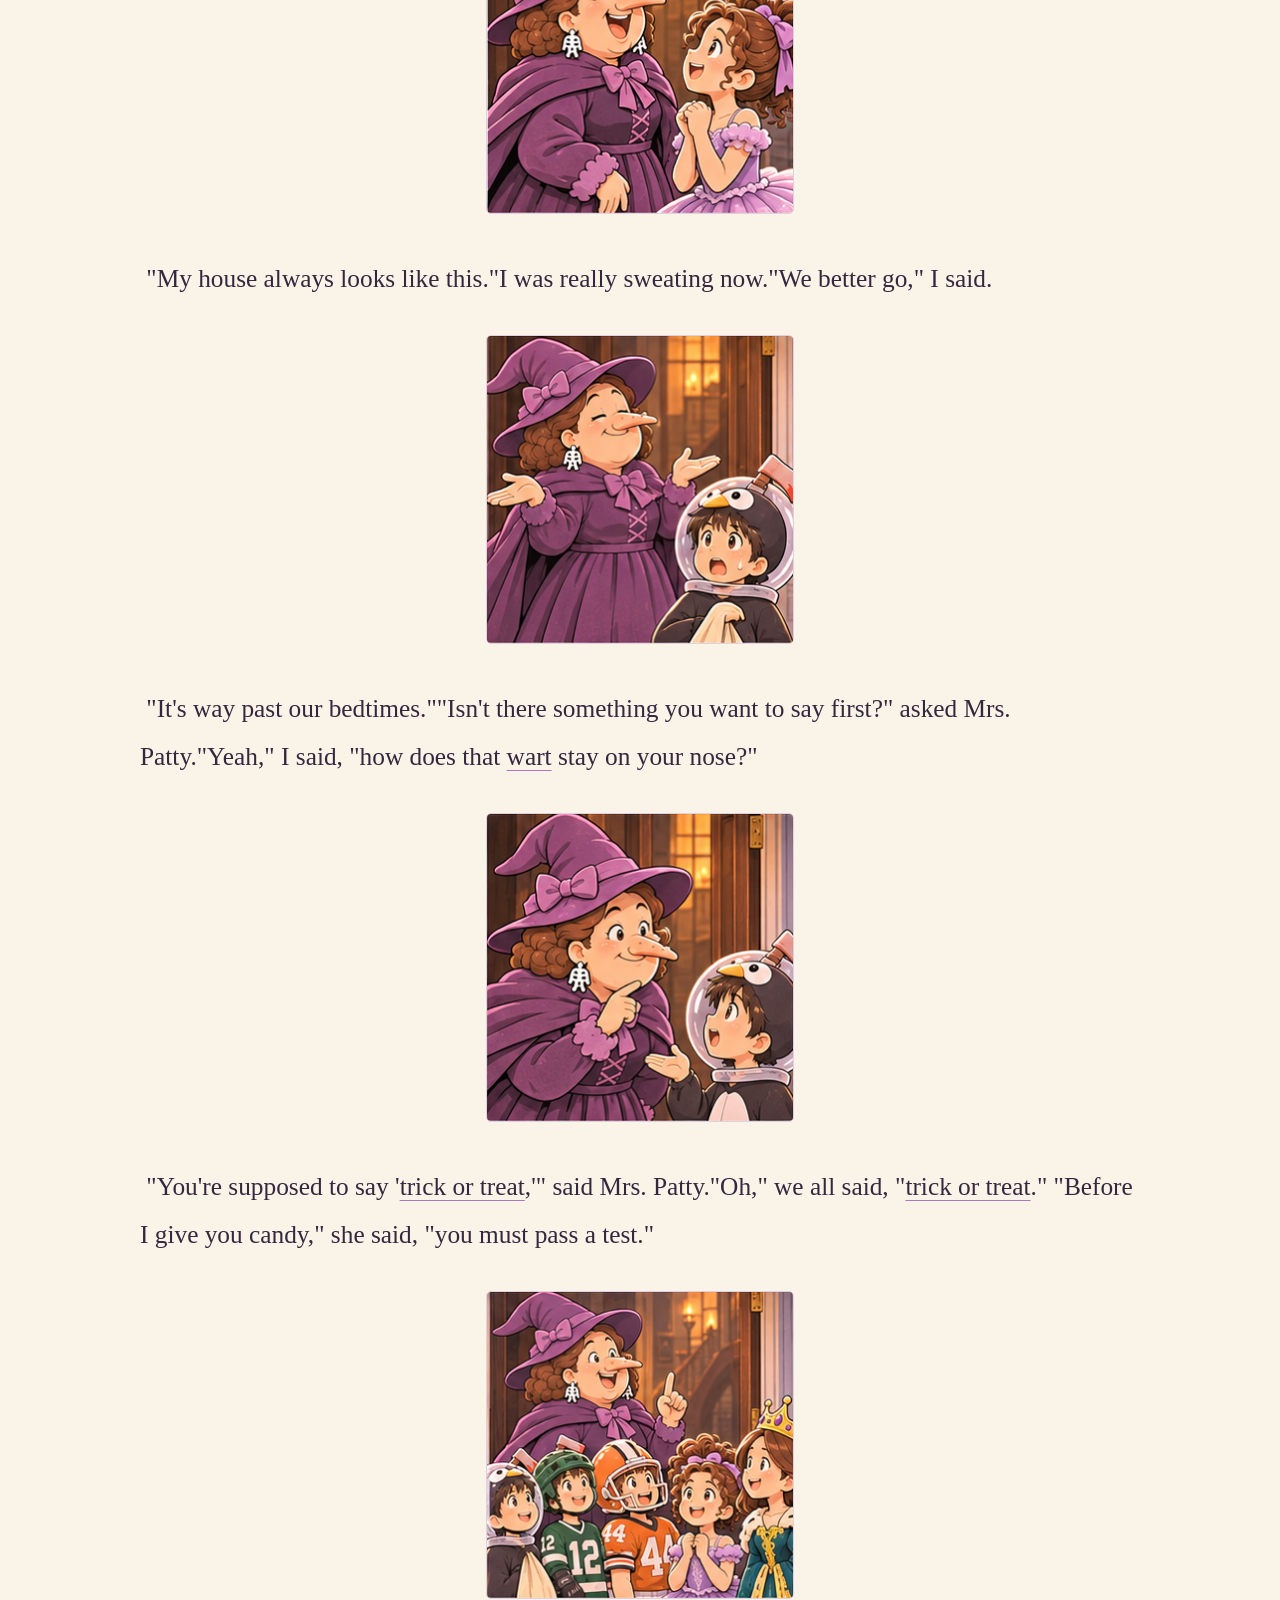
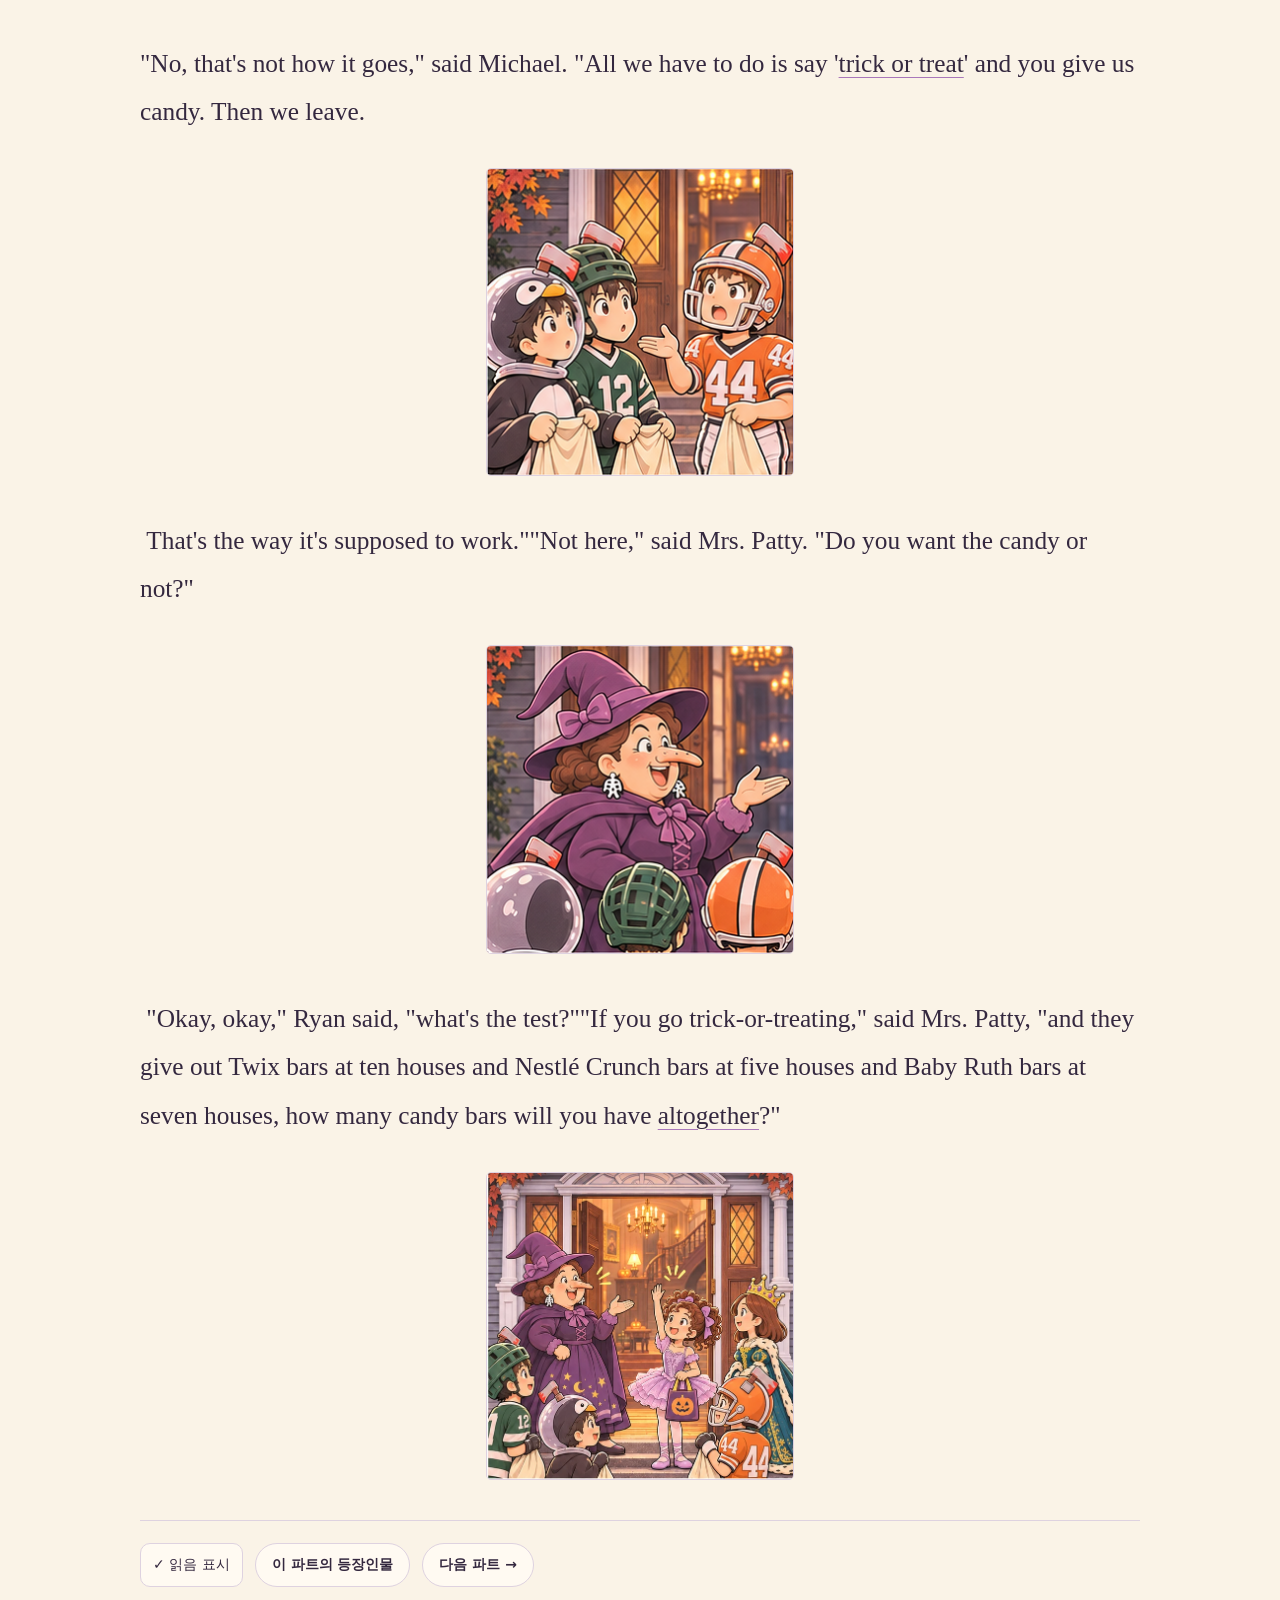
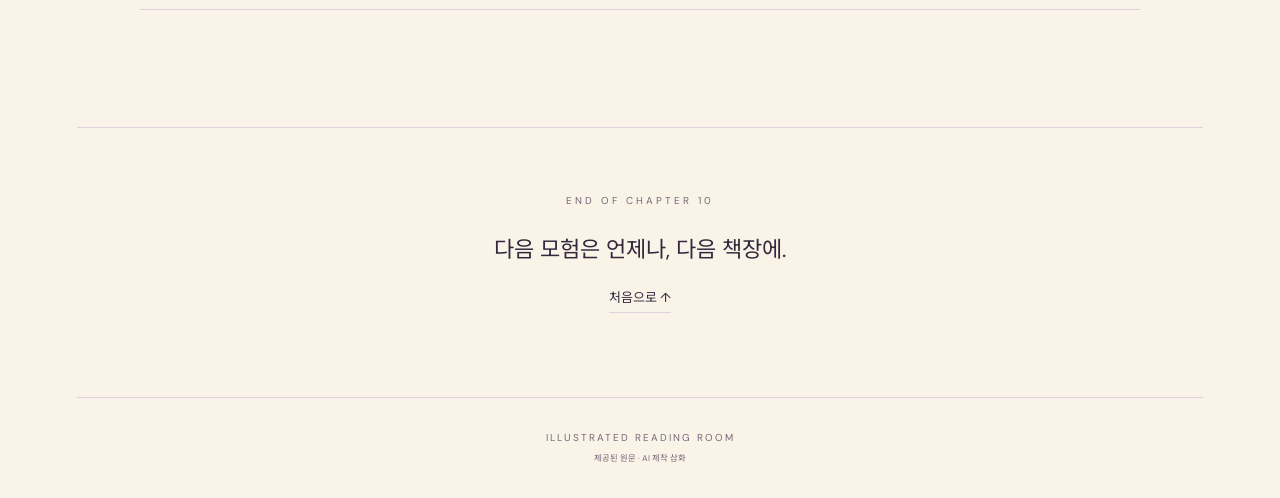
<file: 9-1.html>
<!doctype html>
<html lang="ko" data-story-id="mws13-reading-room"><head><meta charset="utf-8"><meta name="viewport" content="width=device-width,initial-scale=1,viewport-fit=cover"><meta name="theme-color" content="#263e30"><meta name="description" content="My Weird School #13 · 챕터 6–10 · 9개의 파트로 읽는 할로윈 이야기"><title>Chapter 9. Mrs. Patty&#x27;s Weird House - Part 1 of 2 · MWS13</title><link rel="stylesheet" href="style.css?v=866c1f9c6936"><script src="app.js?v=866c1f9c6936" defer></script><script src="pwa.js?v=866c1f9c6936" defer></script><link rel="manifest" href="manifest.webmanifest"><meta name="mobile-web-app-capable" content="yes"><meta name="apple-mobile-web-app-capable" content="yes"><meta name="apple-mobile-web-app-title" content="MWS13 Reader"><meta name="apple-mobile-web-app-status-bar-style" content="black-translucent"><link rel="apple-touch-icon" href="assets/app-icon-180.png"><link rel="icon" type="image/png" sizes="192x192" href="assets/app-icon-192.png"></head>
<body><a class="skip" href="#chapter-006">본문으로 이동</a><div class="floating-reader" id="floating-reader" role="region" aria-label="독서 도구"><details class="chapter-menu" id="chapter-menu"><summary>어디로 떠나 볼까요?<span aria-hidden="true">목차 ⌄</span></summary><nav class="toc" aria-label="전체 이야기 목차"><div class="toc-book"><h3>Mrs. Patty Is Batty!</h3><div class="toc-links"><a href="6-1.html"><span>6-1</span>Chapter 6. Giant Bananas and Two-headed Astronauts</a><a href="6-2.html"><span>6-2</span>Chapter 6. Giant Bananas and Two-headed Astronauts</a><a href="6-3.html"><span>6-3</span>Chapter 6. Giant Bananas and Two-headed Astronauts</a><a href="7-1.html"><span>7-1</span>Chapter 7. The Halloween Monster!</a><a href="8-1.html"><span>8-1</span>Chapter 8. The Most Horrible, Dreadful, Disgusting, Repulsive Creature That Ever Walked the Earth</a><a href="9-1.html"><span>9-1</span>Chapter 9. Mrs. Patty&#x27;s Weird House</a><a href="9-2.html"><span>9-2</span>Chapter 9. Mrs. Patty&#x27;s Weird House</a><a href="10-1.html"><span>10-1</span>Chapter 10. Marvin the Headless Mummy</a><a href="10-2.html"><span>10-2</span>Chapter 10. Marvin the Headless Mummy</a></div></div></nav></details><div class="reading-tools"><div><label for="font-size">글자 크기 <output id="font-value" for="font-size">19pt</output></label></div><div class="size-controls"><button type="button" id="smaller" aria-label="글자 크기 줄이기">A−</button><input id="font-size" type="range" min="14" max="50" step="1" value="19" aria-label="본문 글자 크기"><button type="button" id="larger" aria-label="글자 크기 늘리기">A+</button></div></div></div>
<div class="shell"><header class="topbar"><a class="brand" href="index.html">READ<span>THE READING ROOM</span></a><a class="library-link" href="characters.html">등장인물 시트 ↗</a><button id="install-app" type="button">앱 설치</button><button id="theme" type="button" aria-label="어두운 테마로 전환">◐ <span>테마</span></button></header><main><div class="hero"><div class="hero-copy"><span class="eyebrow">OPEN A BOOK. FIND A WORLD.</span><h1 lang="en">Mrs. Patty Is Batty!</h1><p class="hero-desc">My Weird School #13 · 챕터 6–10 · 9개의 파트로 읽는 할로윈 이야기</p><a class="start" href="#chapter-006">이야기 읽기 <span>↗</span></a><div class="stats"><span><b>1</b> PART</span><span><b>17</b> ILLUSTRATIONS</span></div></div><div class="hero-art"><img src="assets/c09p01-b001-scene.webp" width="308" height="308" loading="eager" decoding="async" alt="&quot;Who said that?&quot; Michael asked after we heard the weird man&#x27;s voice. &quot;Headless Marvin?&quot; &quot;It wasn&#x27;t a person,&quot; Ryan said."><span class="art-note">Chapter 9. Mrs. Patty&#x27;s Weird House - Part 1 of 2</span></div></div><section class="part-library" aria-label="파트별 읽기"><a class="part-card" href="6-1.html"><small>CHAPTER 06</small><strong>Part 1</strong>Giant Bananas and Two-headed Astronauts<small class="progress-label" data-part="MWS13_C06_P01"></small></a><a class="part-card" href="6-2.html"><small>CHAPTER 06</small><strong>Part 2</strong>Giant Bananas and Two-headed Astronauts<small class="progress-label" data-part="MWS13_C06_P02"></small></a><a class="part-card" href="6-3.html"><small>CHAPTER 06</small><strong>Part 3</strong>Giant Bananas and Two-headed Astronauts<small class="progress-label" data-part="MWS13_C06_P03"></small></a><a class="part-card" href="7-1.html"><small>CHAPTER 07</small><strong>Part 1</strong>The Halloween Monster!<small class="progress-label" data-part="MWS13_C07_P01"></small></a><a class="part-card" href="8-1.html"><small>CHAPTER 08</small><strong>Part 1</strong>The Most Horrible, Dreadful, Disgusting, Repulsive Creature That Ever Walked the Earth<small class="progress-label" data-part="MWS13_C08_P01"></small></a><a class="part-card" href="9-1.html"><small>CHAPTER 09</small><strong>Part 1</strong>Mrs. Patty&#x27;s Weird House<small class="progress-label" data-part="MWS13_C09_P01"></small></a><a class="part-card" href="9-2.html"><small>CHAPTER 09</small><strong>Part 2</strong>Mrs. Patty&#x27;s Weird House<small class="progress-label" data-part="MWS13_C09_P02"></small></a><a class="part-card" href="10-1.html"><small>CHAPTER 10</small><strong>Part 1</strong>Marvin the Headless Mummy<small class="progress-label" data-part="MWS13_C10_P01"></small></a><a class="part-card" href="10-2.html"><small>CHAPTER 10</small><strong>Part 2</strong>Marvin the Headless Mummy<small class="progress-label" data-part="MWS13_C10_P02"></small></a></section><p class="vocab-help">밑줄 단어를 누르면 문장 아래에 한글 뜻과 영어 정의가 펼쳐집니다. 다른 단어를 누르면 이전 카드는 닫힙니다.</p><article><section class="chapter" id="chapter-006" aria-labelledby="chapter-006-title" lang="en"><header class="chapter-head"><span>CHAPTER 06</span><h3 id="chapter-006-title">Chapter 9. Mrs. Patty&#x27;s Weird House - Part 1 of 2</h3></header><div class="reading-block" id="c09p01-b001" data-sentences="3"><span class="source-fragment reading-sentence" id="p0098" data-source-paragraph="p0098" data-start="0" data-end="68">&quot;Who said that?&quot; Michael asked after we heard the weird man&#x27;s voice.</span><span class="source-fragment reading-sentence" data-source-paragraph="p0098" data-start="68" data-end="87"> &quot;Headless Marvin?&quot;</span><span class="source-fragment reading-sentence" id="p0099" data-source-paragraph="p0099" data-start="0" data-end="32">&quot;It wasn&#x27;t a person,&quot; Ryan said.</span></div><figure class="dense-illustration" data-block="c09p01-b001" data-scene="c09p01-b001-scene"><a href="assets/c09p01-b001-scene.webp" target="_blank" rel="noopener" aria-label="삽화 크게 보기"><img src="assets/c09p01-b001-scene.webp" width="308" height="308" loading="lazy" decoding="async" alt="&quot;Who said that?&quot; Michael asked after we heard the weird man&#x27;s voice. &quot;Headless Marvin?&quot; &quot;It wasn&#x27;t a person,&quot; Ryan said."></a></figure><div class="reading-block" id="c09p01-b002" data-sentences="3"><span class="source-fragment reading-sentence" data-source-paragraph="p0099" data-start="32" data-end="71"> &quot;It was one of those computer voices.&quot;</span><span class="source-fragment reading-sentence" id="p0100" data-source-paragraph="p0100" data-start="0" data-end="60">&quot;Let&#x27;s get out of here,&quot; said Emily, &quot;before it&#x27;s too late!&quot;</span><span class="source-fragment reading-sentence" data-source-paragraph="p0100" data-start="60" data-end="109"> She sounded like she was about to cry, as usual.</span></div><figure class="dense-illustration" data-block="c09p01-b002" data-scene="c09p01-b002-scene"><a href="assets/c09p01-b002-scene.webp" target="_blank" rel="noopener" aria-label="삽화 크게 보기"><img src="assets/c09p01-b002-scene.webp" width="308" height="307" loading="lazy" decoding="async" alt="&quot;It was one of those computer voices.&quot; &quot;Let&#x27;s get out of here,&quot; said Emily, &quot;before it&#x27;s too late!&quot; She sounded like she was about to cry, a"></a></figure><div class="reading-block" id="c09p01-b003" data-sentences="3"><span class="source-fragment reading-sentence" data-source-paragraph="p0100" data-start="109" data-end="169"> I wanted to cry too, but I didn&#x27;t want to look like a baby.</span><span class="source-fragment reading-sentence" id="p0101" data-source-paragraph="p0101" data-start="0" data-end="27">&quot;I—I&#x27;m not scared,&quot; I said.</span><span class="source-fragment reading-sentence" id="p0102" data-source-paragraph="p0102" data-start="0" data-end="29">&quot;M-me neither,&quot; said Michael.</span></div><figure class="dense-illustration" data-block="c09p01-b003" data-scene="c09p01-b003-scene"><a href="assets/c09p01-b003-scene.webp" target="_blank" rel="noopener" aria-label="삽화 크게 보기"><img src="assets/c09p01-b003-scene.webp" width="307" height="307" loading="lazy" decoding="async" alt="I wanted to cry too, but I didn&#x27;t want to look like a baby. &quot;I—I&#x27;m not scared,&quot; I said. &quot;M-me neither,&quot; said Michael."></a></figure><div class="reading-block" id="c09p01-b004" data-sentences="3"><span class="source-fragment reading-sentence" id="p0103" data-source-paragraph="p0103" data-start="0" data-end="53">We went through the gate and climbed the front steps.</span><span class="source-fragment reading-sentence" data-source-paragraph="p0103" data-start="53" data-end="84"> You could hardly see anything.</span><span class="source-fragment reading-sentence" data-source-paragraph="p0103" data-start="84" data-end="162"> Even though I was walking on my <button type="button" class="vocab-word" data-vocab="tiptoes" aria-expanded="false" aria-controls="vocab-card">tiptoes</button>, the stairs <button type="button" class="vocab-word" data-vocab="squeaked" aria-expanded="false" aria-controls="vocab-card">squeaked</button> with every step.</span></div><figure class="dense-illustration" data-block="c09p01-b004" data-scene="c09p01-b004-scene"><a href="assets/c09p01-b004-scene.webp" target="_blank" rel="noopener" aria-label="삽화 크게 보기"><img src="assets/c09p01-b004-scene.webp" width="307" height="307" loading="lazy" decoding="async" alt="We went through the gate and climbed the front steps. You could hardly see anything. Even though I was walking on my tiptoes, the stairs squ"></a></figure><div class="reading-block" id="c09p01-b005" data-sentences="3"><span class="source-fragment reading-sentence" id="p0104" data-source-paragraph="p0104" data-start="0" data-end="69">I was trying to find the <button type="button" class="vocab-word" data-vocab="doorbell" aria-expanded="false" aria-controls="vocab-card">doorbell</button> when I walked into some <button type="button" class="vocab-word" data-vocab="spiderwebs" aria-expanded="false" aria-controls="vocab-card">spiderwebs</button>.</span><span class="source-fragment reading-sentence" data-source-paragraph="p0104" data-start="69" data-end="97"> They were all over my face.</span><span class="source-fragment reading-sentence" data-source-paragraph="p0104" data-start="97" data-end="103"> Yuck!</span></div><figure class="dense-illustration" data-block="c09p01-b005" data-scene="c09p01-b005-scene"><a href="assets/c09p01-b005-scene.webp" target="_blank" rel="noopener" aria-label="삽화 크게 보기"><img src="assets/c09p01-b005-scene.webp" width="308" height="307" loading="lazy" decoding="async" alt="I was trying to find the doorbell when I walked into some spiderwebs. They were all over my face. Yuck!"></a></figure><div class="reading-block" id="c09p01-b006" data-sentences="3"><span class="source-fragment reading-sentence" data-source-paragraph="p0104" data-start="103" data-end="136"> Then I put my foot in something.</span><span class="source-fragment reading-sentence" data-source-paragraph="p0104" data-start="136" data-end="150"> It was stuck!</span><span class="source-fragment reading-sentence" data-source-paragraph="p0104" data-start="150" data-end="173"> I couldn&#x27;t get it out!</span></div><figure class="dense-illustration" data-block="c09p01-b006" data-scene="c09p01-b006-scene"><a href="assets/c09p01-b006-scene.webp" target="_blank" rel="noopener" aria-label="삽화 크게 보기"><img src="assets/c09p01-b006-scene.webp" width="308" height="307" loading="lazy" decoding="async" alt="Then I put my foot in something. It was stuck! I couldn&#x27;t get it out!"></a></figure><div class="reading-block" id="c09p01-b007" data-sentences="3"><span class="source-fragment reading-sentence" id="p0105" data-source-paragraph="p0105" data-start="0" data-end="37">&quot;Aaaah!&quot; I screamed, <button type="button" class="vocab-word" data-vocab="shaking" aria-expanded="false" aria-controls="vocab-card">shaking</button> my foot.</span><span class="source-fragment reading-sentence" data-source-paragraph="p0105" data-start="37" data-end="89"> &quot;You stepped in a pumpkin head, dork,&quot; said Andrea.</span><span class="source-fragment reading-sentence" id="p0106" data-source-paragraph="p0106" data-start="0" data-end="52">&quot;I knew that,&quot; I said, finally <button type="button" class="vocab-word" data-vocab="shaking" aria-expanded="false" aria-controls="vocab-card">shaking</button> my foot free.</span></div><figure class="dense-illustration" data-block="c09p01-b007" data-scene="ch09-sc01"><a href="assets/ch09-sc01.webp" target="_blank" rel="noopener" aria-label="삽화 크게 보기"><img src="assets/ch09-sc01.webp" width="619" height="619" loading="lazy" decoding="async" alt="A.J. gets his foot stuck in a pumpkin on the porch."></a></figure><div class="reading-block" id="c09p01-b008" data-sentences="3"><span class="source-fragment reading-sentence" id="p0107" data-source-paragraph="p0107" data-start="0" data-end="95">Any time somebody tells you that you did something dumb, always act like you did it <button type="button" class="vocab-word" data-vocab="on purpose" aria-expanded="false" aria-controls="vocab-card">on purpose</button>.</span><span class="source-fragment reading-sentence" data-source-paragraph="p0107" data-start="95" data-end="133"> That&#x27;s the first rule of being a kid.</span><span class="source-fragment reading-sentence" id="p0108" data-source-paragraph="p0108" data-start="0" data-end="23">Ryan rang the <button type="button" class="vocab-word" data-vocab="doorbell" aria-expanded="false" aria-controls="vocab-card">doorbell</button>.</span></div><figure class="dense-illustration" data-block="c09p01-b008" data-scene="c09p01-b008-scene"><a href="assets/c09p01-b008-scene.webp" target="_blank" rel="noopener" aria-label="삽화 크게 보기"><img src="assets/c09p01-b008-scene.webp" width="307" height="307" loading="lazy" decoding="async" alt="Any time somebody tells you that you did something dumb, always act like you did it on purpose. That&#x27;s the first rule of being a kid. Ryan r"></a></figure><div class="reading-block" id="c09p01-b009" data-sentences="3"><span class="source-fragment reading-sentence" data-source-paragraph="p0108" data-start="23" data-end="48"> It played <button type="button" class="vocab-word" data-vocab="funeral" aria-expanded="false" aria-controls="vocab-card">funeral</button> music.</span><span class="source-fragment reading-sentence" data-source-paragraph="p0108" data-start="48" data-end="156"> I was hoping that nobody would be home, but soon we heard footsteps and the front door slowly <button type="button" class="vocab-word" data-vocab="creaked" aria-expanded="false" aria-controls="vocab-card">creaked</button> open.</span><span class="source-fragment reading-sentence" data-source-paragraph="p0108" data-start="156" data-end="174"> I <button type="button" class="vocab-word" data-vocab="held my breath" aria-expanded="false" aria-controls="vocab-card">held my breath</button>.</span></div><figure class="dense-illustration" data-block="c09p01-b009" data-scene="c09p01-b009-scene"><a href="assets/c09p01-b009-scene.webp" target="_blank" rel="noopener" aria-label="삽화 크게 보기"><img src="assets/c09p01-b009-scene.webp" width="307" height="307" loading="lazy" decoding="async" alt="It played funeral music. I was hoping that nobody would be home, but soon we heard footsteps and the front door slowly creaked open. I held "></a></figure><div class="reading-block" id="c09p01-b010" data-sentences="3"><span class="source-fragment reading-sentence" id="p0109" data-source-paragraph="p0109" data-start="0" data-end="18">It was Mrs. Patty.</span><span class="source-fragment reading-sentence" data-source-paragraph="p0109" data-start="18" data-end="62"> She was still dressed in her witch costume.</span><span class="source-fragment reading-sentence" data-source-paragraph="p0109" data-start="62" data-end="94"> At least she didn&#x27;t have an ax.</span></div><figure class="dense-illustration" data-block="c09p01-b010" data-scene="c09p01-b010-scene"><a href="assets/c09p01-b010-scene.webp" target="_blank" rel="noopener" aria-label="삽화 크게 보기"><img src="assets/c09p01-b010-scene.webp" width="308" height="307" loading="lazy" decoding="async" alt="It was Mrs. Patty. She was still dressed in her witch costume. At least she didn&#x27;t have an ax."></a></figure><div class="reading-block" id="c09p01-b011" data-sentences="3"><span class="source-fragment reading-sentence" data-source-paragraph="p0109" data-start="94" data-end="182"> &quot;Aha,&quot; she said in a <button type="button" class="vocab-word" data-vocab="scary" aria-expanded="false" aria-controls="vocab-card">scary</button> voice, &quot;my last group of trick-or-treaters is finally here.&quot;</span><span class="source-fragment reading-sentence" id="p0110" data-source-paragraph="p0110" data-start="0" data-end="112">&quot;I love your Halloween <button type="button" class="vocab-word" data-vocab="decorations" aria-expanded="false" aria-controls="vocab-card">decorations</button>, Mrs. Patty,&quot; said Andrea, who never misses a chance to <button type="button" class="vocab-word" data-vocab="brownnose" aria-expanded="false" aria-controls="vocab-card">brownnose</button> a grown-up.</span><span class="source-fragment reading-sentence" id="p0111" data-source-paragraph="p0111" data-start="0" data-end="36">&quot;What <button type="button" class="vocab-word" data-vocab="decorations" aria-expanded="false" aria-controls="vocab-card">decorations</button>?&quot; Mrs. Patty said.</span></div><figure class="dense-illustration" data-block="c09p01-b011" data-scene="c09p01-b011-scene"><a href="assets/c09p01-b011-scene.webp" target="_blank" rel="noopener" aria-label="삽화 크게 보기"><img src="assets/c09p01-b011-scene.webp" width="308" height="308" loading="lazy" decoding="async" alt="&quot;Aha,&quot; she said in a scary voice, &quot;my last group of trick-or-treaters is finally here.&quot; &quot;I love your Halloween decorations, Mrs. Patty,&quot; sai"></a></figure><div class="reading-block" id="c09p01-b012" data-sentences="3"><span class="source-fragment reading-sentence" data-source-paragraph="p0111" data-start="36" data-end="71"> &quot;My house always looks like this.&quot;</span><span class="source-fragment reading-sentence" id="p0112" data-source-paragraph="p0112" data-start="0" data-end="26">I was really sweating now.</span><span class="source-fragment reading-sentence" id="p0113" data-source-paragraph="p0113" data-start="0" data-end="23">&quot;We better go,&quot; I said.</span></div><figure class="dense-illustration" data-block="c09p01-b012" data-scene="c09p01-b012-scene"><a href="assets/c09p01-b012-scene.webp" target="_blank" rel="noopener" aria-label="삽화 크게 보기"><img src="assets/c09p01-b012-scene.webp" width="307" height="308" loading="lazy" decoding="async" alt="&quot;My house always looks like this.&quot; I was really sweating now. &quot;We better go,&quot; I said."></a></figure><div class="reading-block" id="c09p01-b013" data-sentences="3"><span class="source-fragment reading-sentence" data-source-paragraph="p0113" data-start="23" data-end="53"> &quot;It&#x27;s way past our bedtimes.&quot;</span><span class="source-fragment reading-sentence" id="p0114" data-source-paragraph="p0114" data-start="0" data-end="64">&quot;Isn&#x27;t there something you want to say first?&quot; asked Mrs. Patty.</span><span class="source-fragment reading-sentence" id="p0115" data-source-paragraph="p0115" data-start="0" data-end="55">&quot;Yeah,&quot; I said, &quot;how does that <button type="button" class="vocab-word" data-vocab="wart" aria-expanded="false" aria-controls="vocab-card">wart</button> stay on your nose?&quot;</span></div><figure class="dense-illustration" data-block="c09p01-b013" data-scene="c09p01-b013-scene"><a href="assets/c09p01-b013-scene.webp" target="_blank" rel="noopener" aria-label="삽화 크게 보기"><img src="assets/c09p01-b013-scene.webp" width="307" height="308" loading="lazy" decoding="async" alt="&quot;It&#x27;s way past our bedtimes.&quot; &quot;Isn&#x27;t there something you want to say first?&quot; asked Mrs. Patty. &quot;Yeah,&quot; I said, &quot;how does that wart stay on y"></a></figure><div class="reading-block" id="c09p01-b014" data-sentences="3"><span class="source-fragment reading-sentence" data-source-paragraph="p0115" data-start="55" data-end="115"> &quot;You&#x27;re supposed to say &#x27;<button type="button" class="vocab-word" data-vocab="trick or treat" aria-expanded="false" aria-controls="vocab-card">trick or treat</button>,&#x27;&quot; said Mrs. Patty.</span><span class="source-fragment reading-sentence" id="p0116" data-source-paragraph="p0116" data-start="0" data-end="36">&quot;Oh,&quot; we all said, &quot;<button type="button" class="vocab-word" data-vocab="trick or treat" aria-expanded="false" aria-controls="vocab-card">trick or treat</button>.&quot;</span><span class="source-fragment reading-sentence" data-source-paragraph="p0116" data-start="36" data-end="97"> &quot;Before I give you candy,&quot; she said, &quot;you must pass a test.&quot;</span></div><figure class="dense-illustration" data-block="c09p01-b014" data-scene="c09p01-b014-scene"><a href="assets/c09p01-b014-scene.webp" target="_blank" rel="noopener" aria-label="삽화 크게 보기"><img src="assets/c09p01-b014-scene.webp" width="308" height="308" loading="lazy" decoding="async" alt="&quot;You&#x27;re supposed to say &#x27;trick or treat,&#x27;&quot; said Mrs. Patty. &quot;Oh,&quot; we all said, &quot;trick or treat.&quot; &quot;Before I give you candy,&quot; she said, &quot;you m"></a></figure><div class="reading-block" id="c09p01-b015" data-sentences="3"><span class="source-fragment reading-sentence" id="p0117" data-source-paragraph="p0117" data-start="0" data-end="43">&quot;No, that&#x27;s not how it goes,&quot; said Michael.</span><span class="source-fragment reading-sentence" data-source-paragraph="p0117" data-start="43" data-end="109"> &quot;All we have to do is say &#x27;<button type="button" class="vocab-word" data-vocab="trick or treat" aria-expanded="false" aria-controls="vocab-card">trick or treat</button>&#x27; and you give us candy.</span><span class="source-fragment reading-sentence" data-source-paragraph="p0117" data-start="109" data-end="124"> Then we leave.</span></div><figure class="dense-illustration" data-block="c09p01-b015" data-scene="c09p01-b015-scene"><a href="assets/c09p01-b015-scene.webp" target="_blank" rel="noopener" aria-label="삽화 크게 보기"><img src="assets/c09p01-b015-scene.webp" width="308" height="308" loading="lazy" decoding="async" alt="&quot;No, that&#x27;s not how it goes,&quot; said Michael. &quot;All we have to do is say &#x27;trick or treat&#x27; and you give us candy. Then we leave."></a></figure><div class="reading-block" id="c09p01-b016" data-sentences="3"><span class="source-fragment reading-sentence" data-source-paragraph="p0117" data-start="124" data-end="163"> That&#x27;s the way it&#x27;s supposed to work.&quot;</span><span class="source-fragment reading-sentence" id="p0118" data-source-paragraph="p0118" data-start="0" data-end="28">&quot;Not here,&quot; said Mrs. Patty.</span><span class="source-fragment reading-sentence" data-source-paragraph="p0118" data-start="28" data-end="60"> &quot;Do you want the candy or not?&quot;</span></div><figure class="dense-illustration" data-block="c09p01-b016" data-scene="c09p01-b016-scene"><a href="assets/c09p01-b016-scene.webp" target="_blank" rel="noopener" aria-label="삽화 크게 보기"><img src="assets/c09p01-b016-scene.webp" width="307" height="308" loading="lazy" decoding="async" alt="That&#x27;s the way it&#x27;s supposed to work.&quot; &quot;Not here,&quot; said Mrs. Patty. &quot;Do you want the candy or not?&quot;"></a></figure><div class="reading-block" id="c09p01-b017" data-sentences="2"><span class="source-fragment reading-sentence" data-source-paragraph="p0118" data-start="60" data-end="104"> &quot;Okay, okay,&quot; Ryan said, &quot;what&#x27;s the test?&quot;</span><span class="source-fragment reading-sentence" id="p0119" data-source-paragraph="p0119" data-start="0" data-end="211">&quot;If you go trick-or-treating,&quot; said Mrs. Patty, &quot;and they give out Twix bars at ten houses and Nestlé Crunch bars at five houses and Baby Ruth bars at seven houses, how many candy bars will you have <button type="button" class="vocab-word" data-vocab="altogether" aria-expanded="false" aria-controls="vocab-card">altogether</button>?&quot;</span></div><figure class="dense-illustration" data-block="c09p01-b017" data-scene="ch09-sc02"><a href="assets/ch09-sc02.webp" target="_blank" rel="noopener" aria-label="삽화 크게 보기"><img src="assets/ch09-sc02.webp" width="619" height="619" loading="lazy" decoding="async" alt="Mrs. Patty asks a candy arithmetic question at the front door."></a></figure><div class="part-finish"><button class="check-read" data-complete="MWS13_C09_P01">✓ 읽음 표시</button><a class="library-link" href="characters.html?part=MWS13_C09_P01">이 파트의 등장인물</a><a class="library-link" href="9-2.html">다음 파트 →</a></div></section></article><div class="end-note"><span>END OF CHAPTER 10</span><p>다음 모험은 언제나, 다음 책장에.</p><a href="#">처음으로 ↑</a></div></main><footer>ILLUSTRATED READING ROOM<br><small>제공된 원문 · AI 제작 삽화</small></footer></div>
<dialog id="install-help" aria-labelledby="install-title"><h2 id="install-title">내 독서 앱으로 설치하기</h2><p id="install-instructions"></p><p class="install-note">설치 후 홈 화면이나 바탕 화면의 앱 아이콘을 눌러 열어 주세요.</p><div class="install-buttons"><button type="button" id="read-fullscreen" hidden>전체화면으로 읽기</button><form method="dialog"><button>닫기</button></form></div></dialog><script src="vocabulary.js" defer></script><script src="parts.js" defer></script></body></html>
</file>
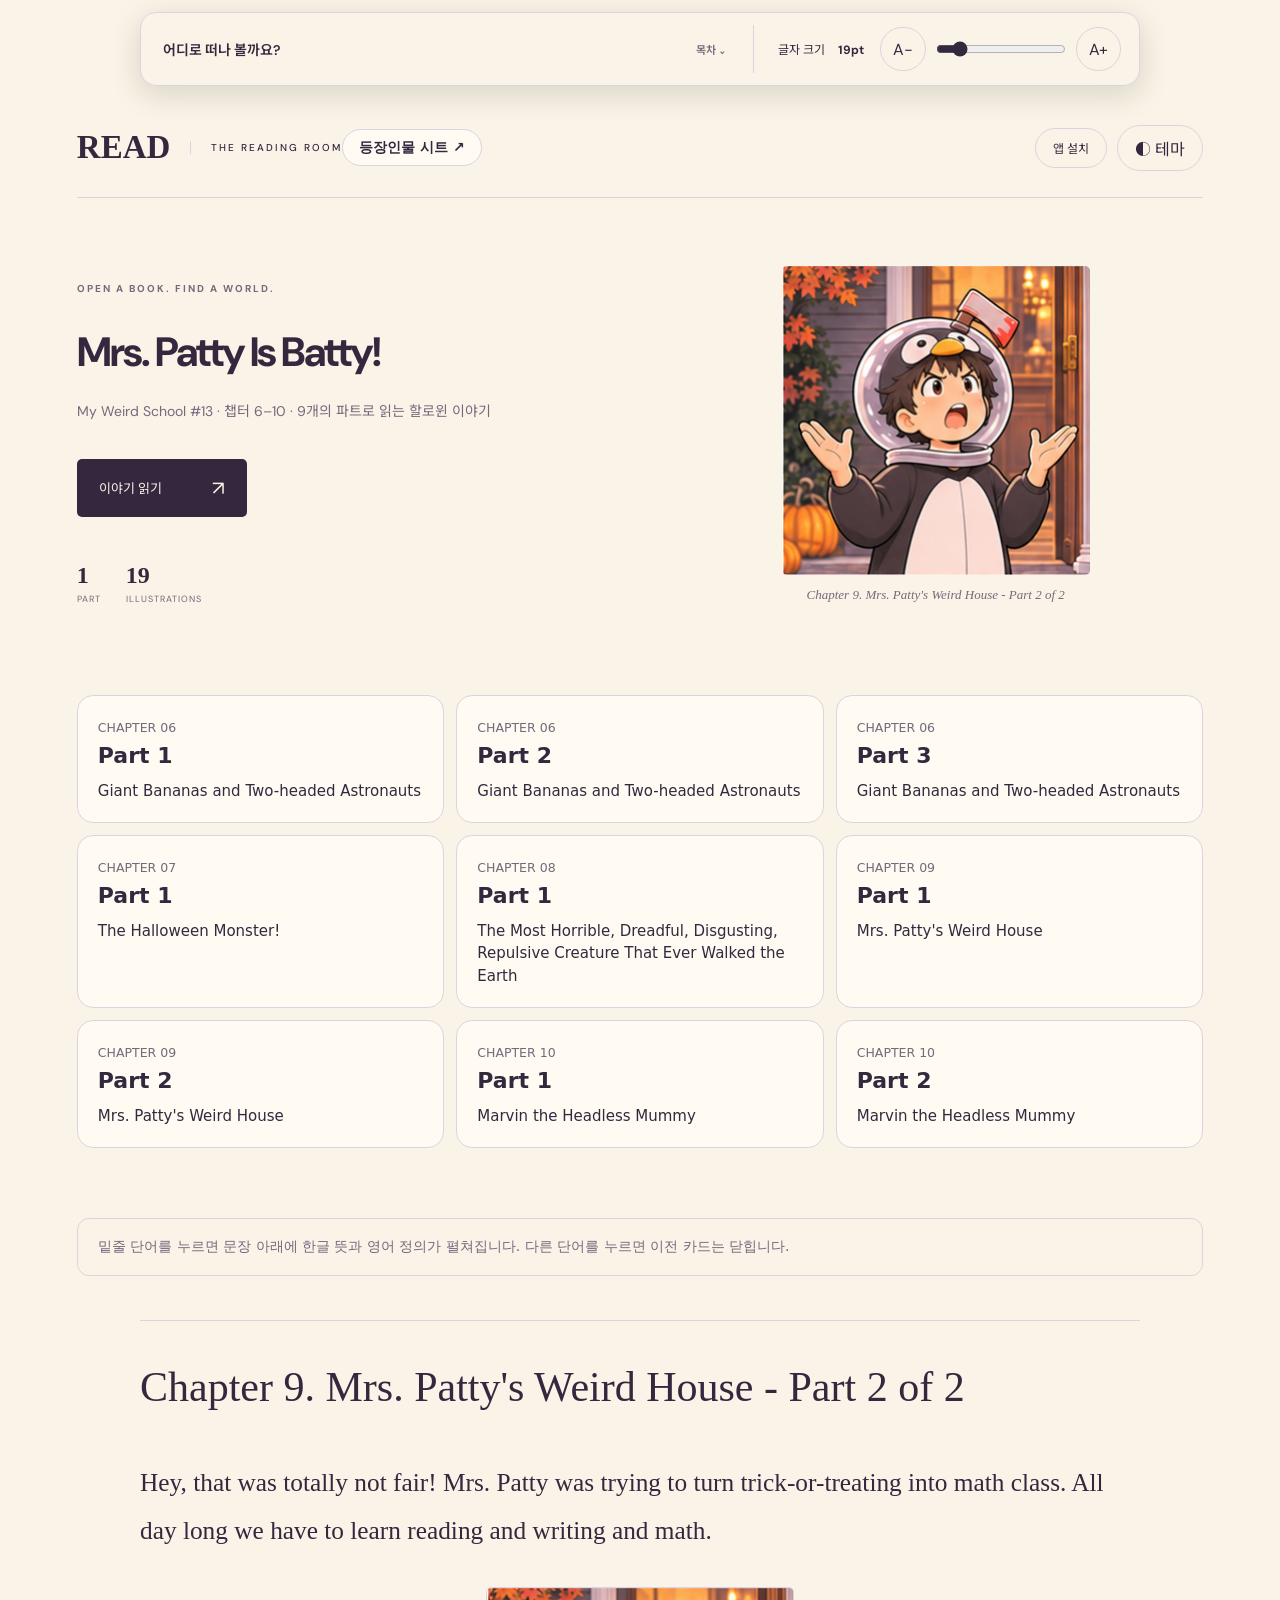
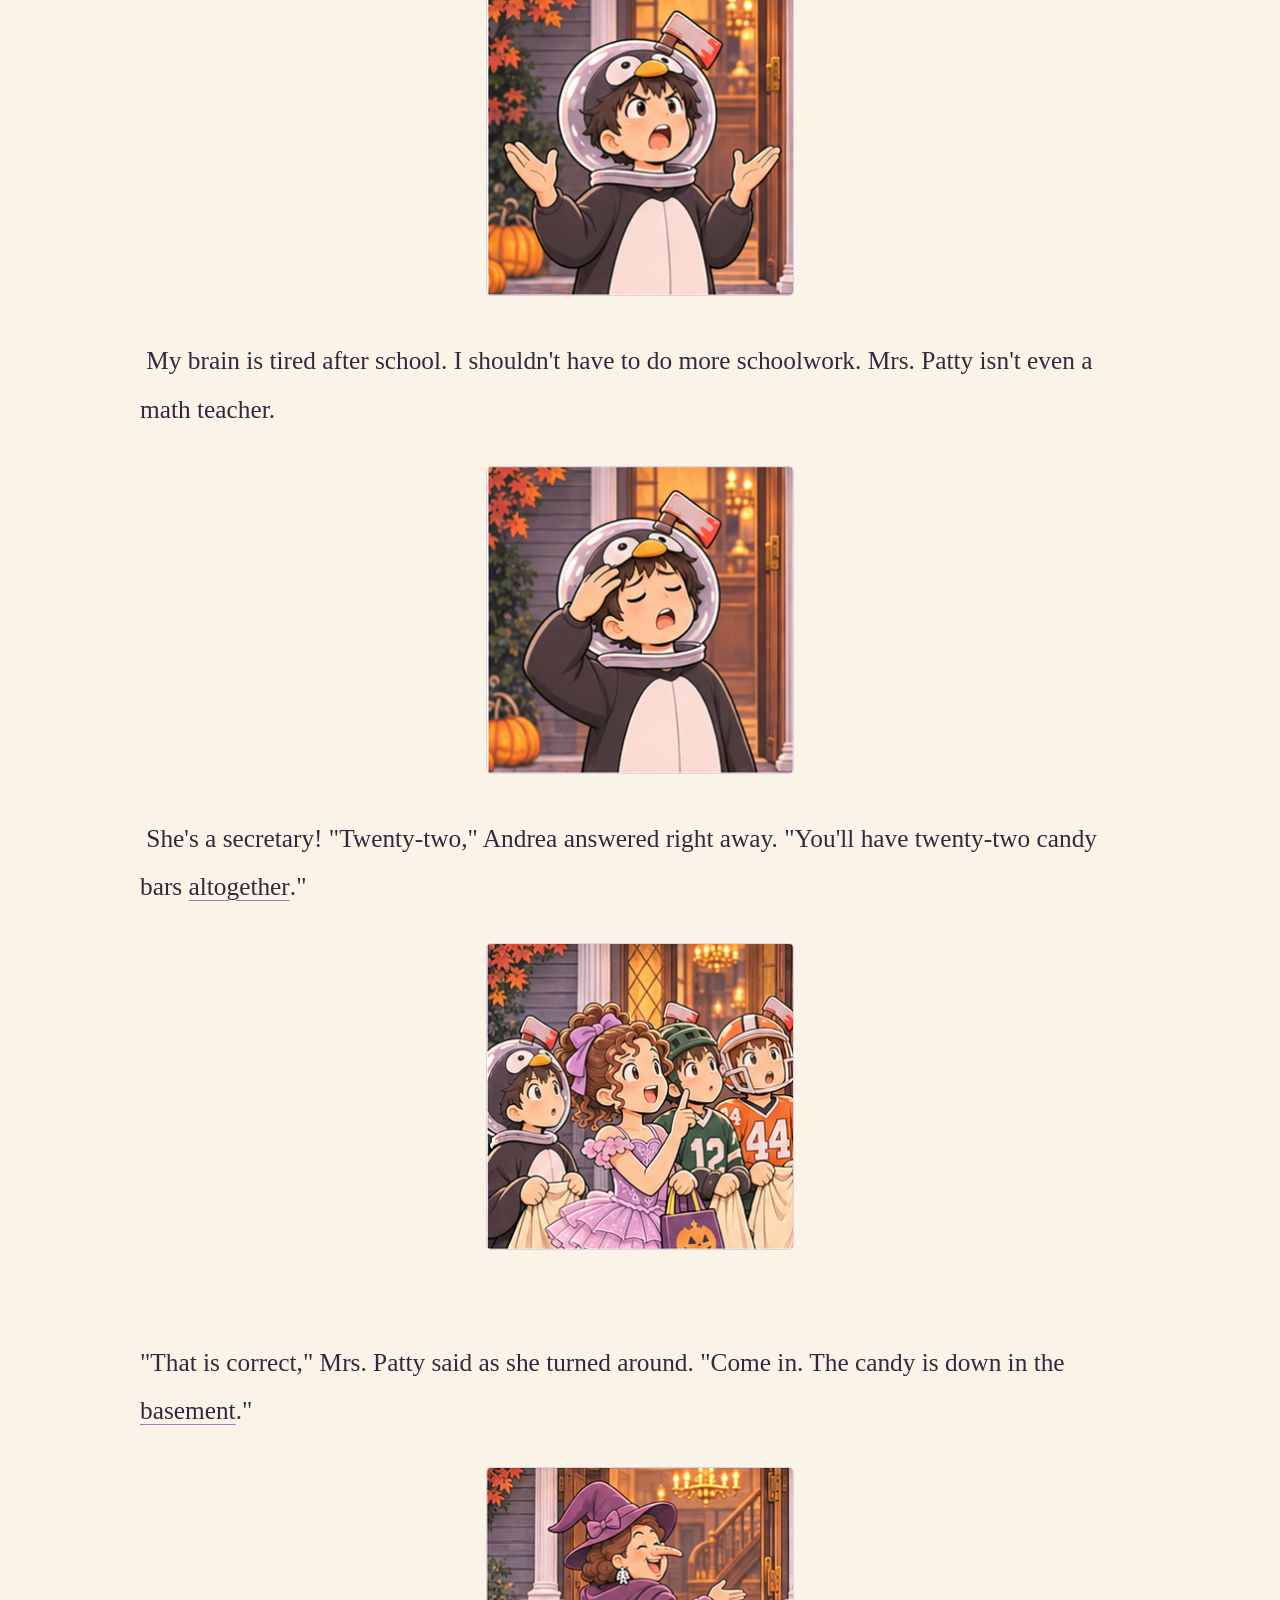
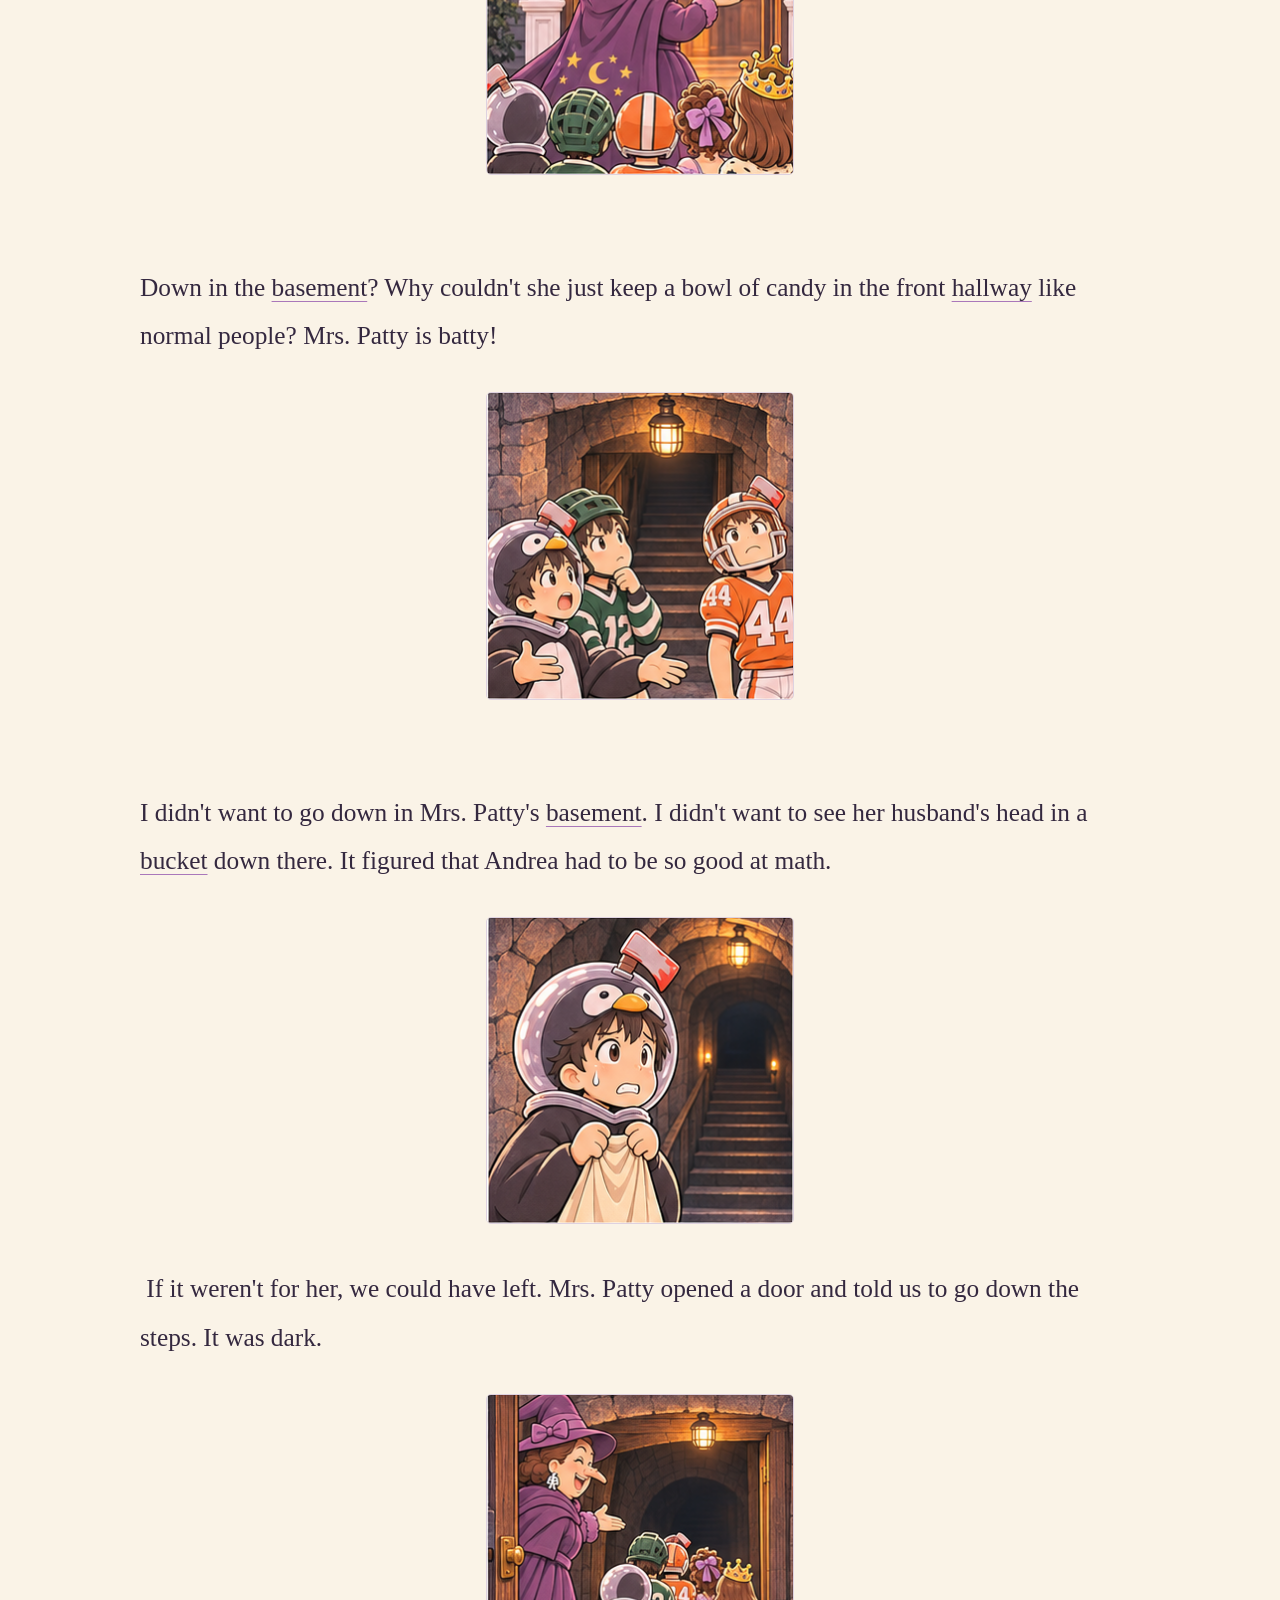
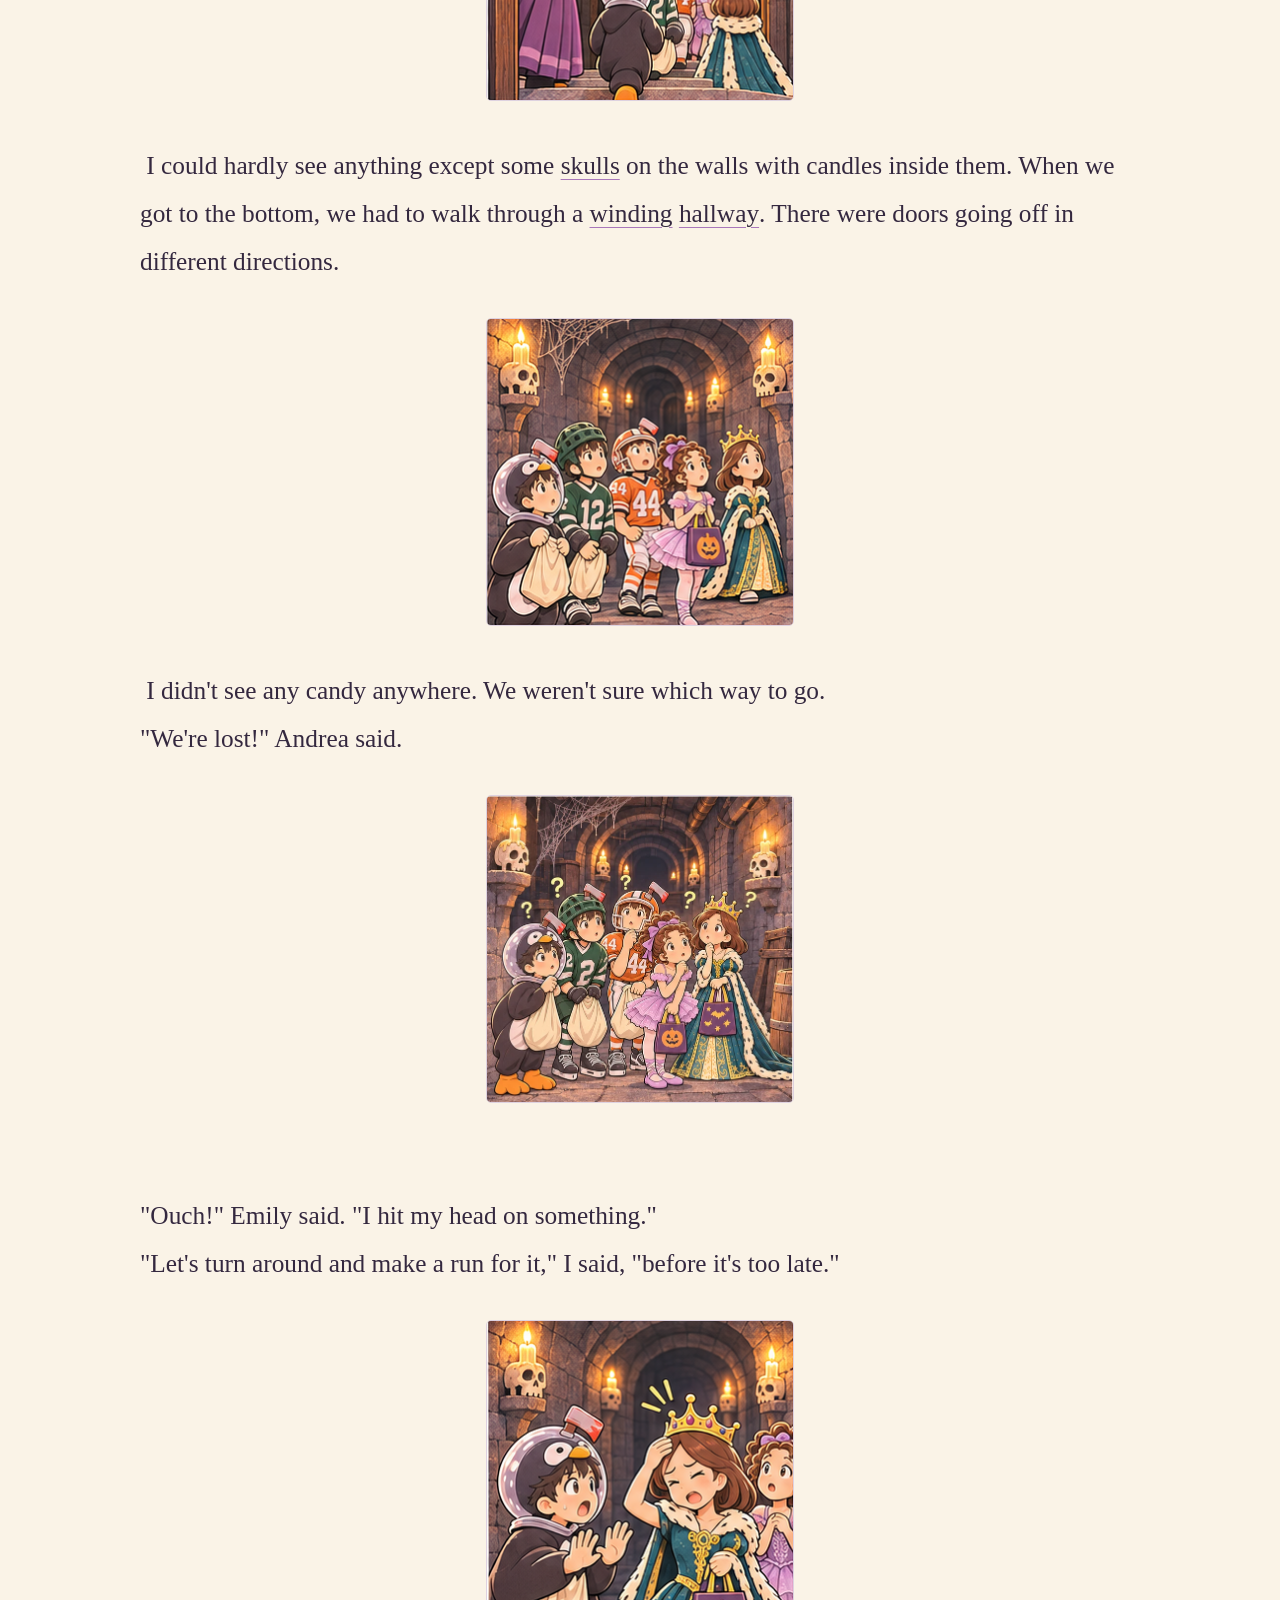
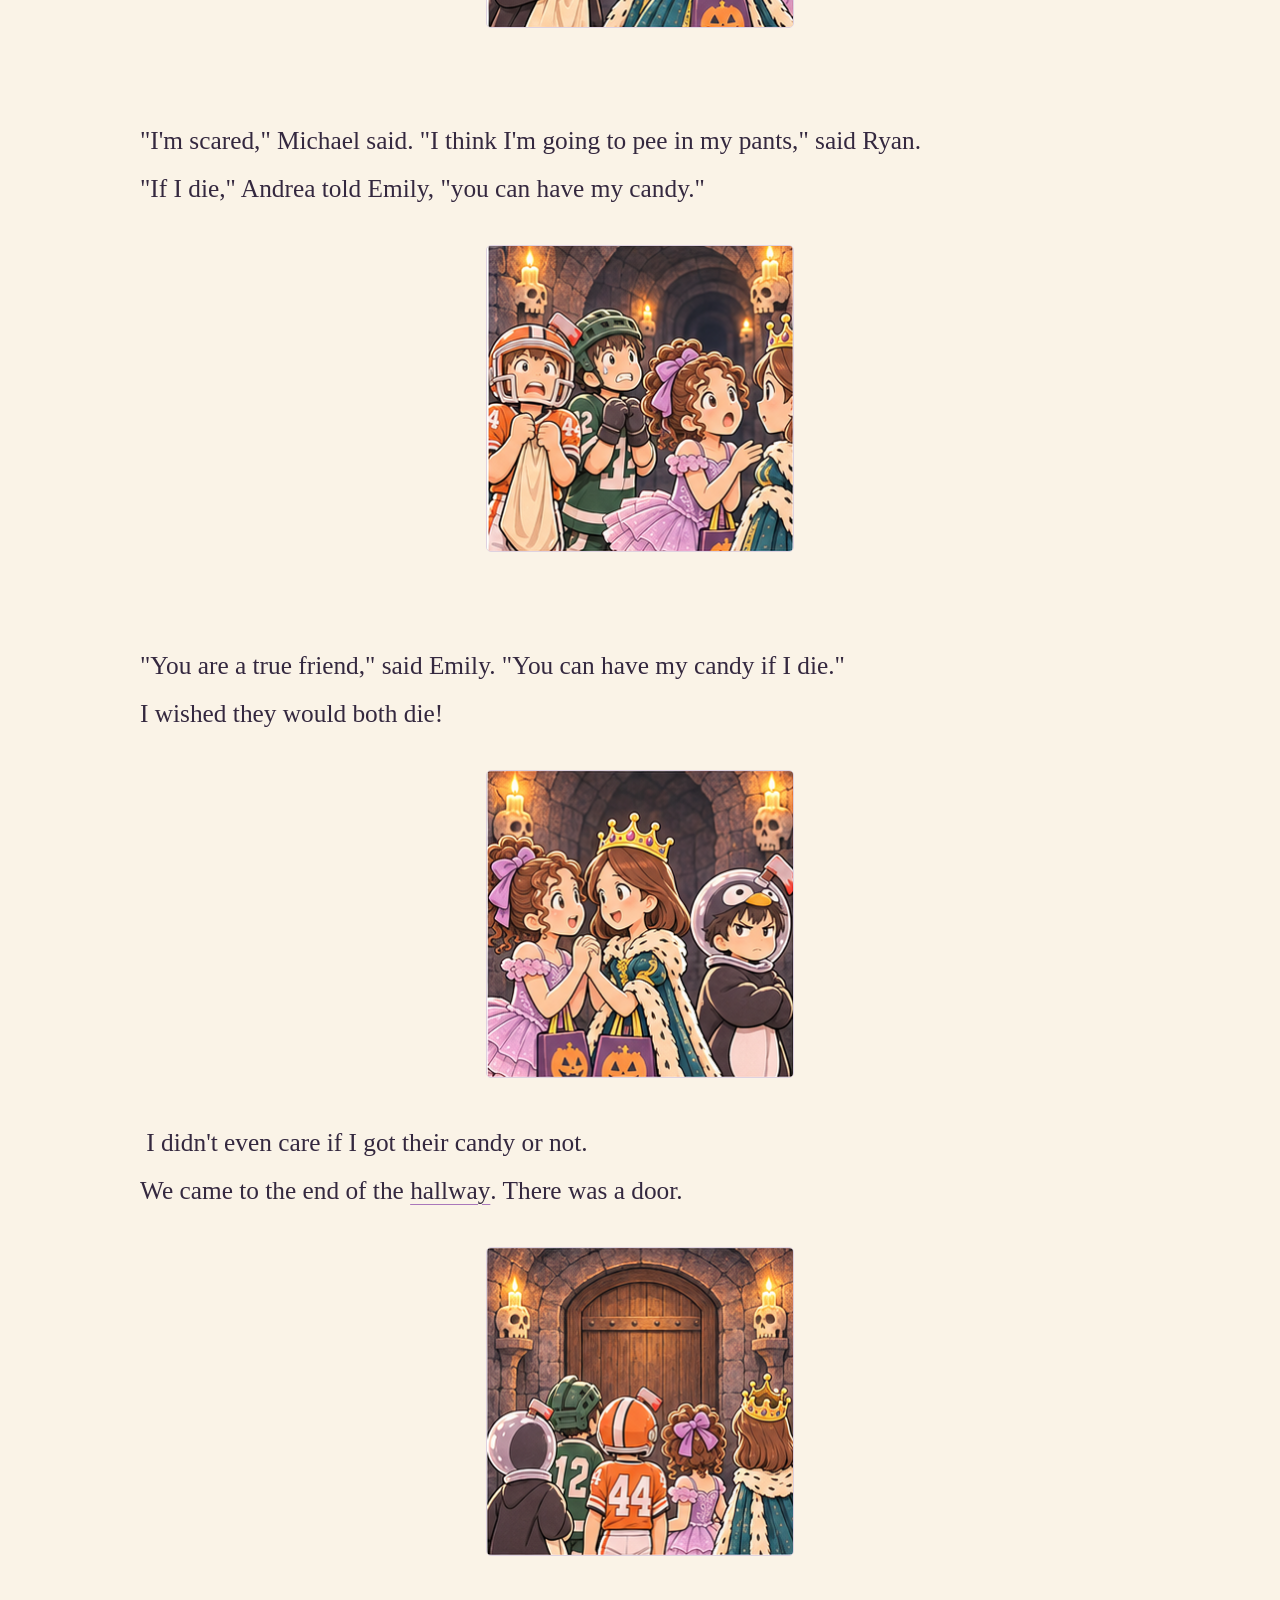
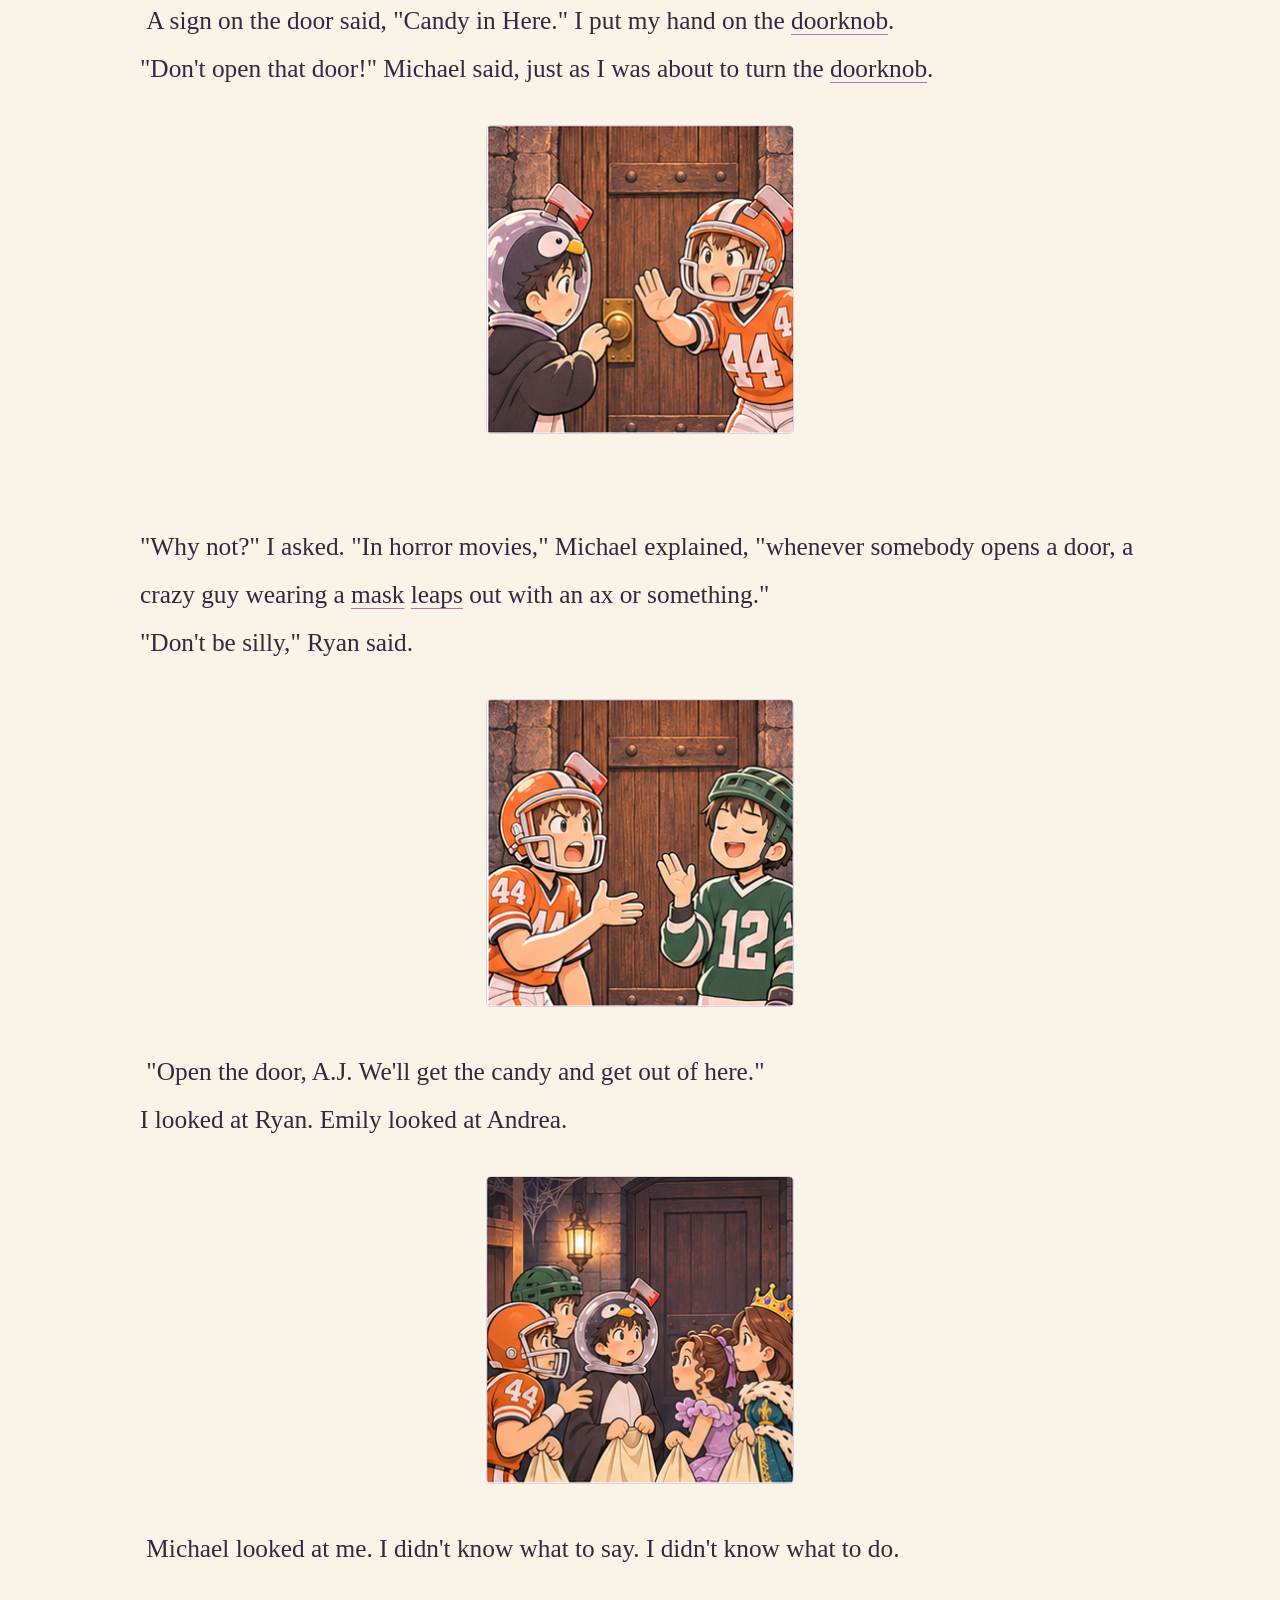
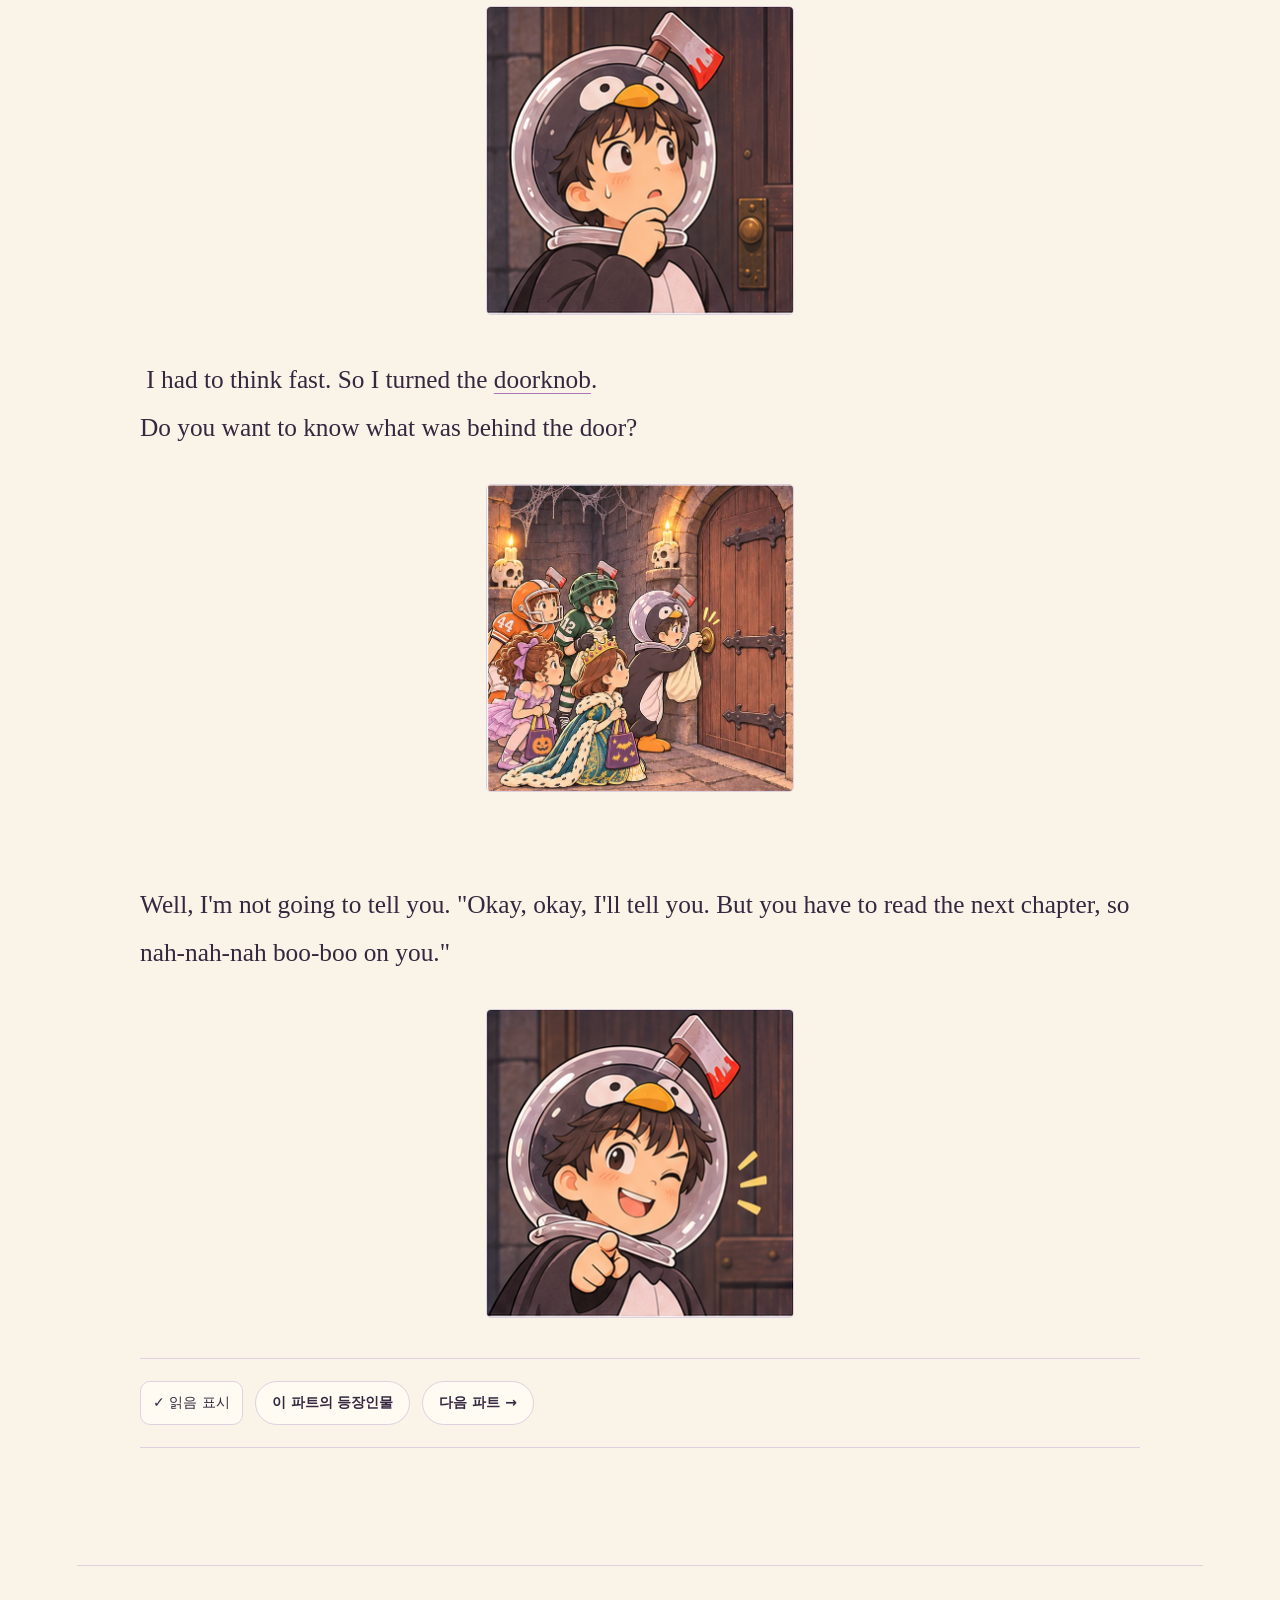
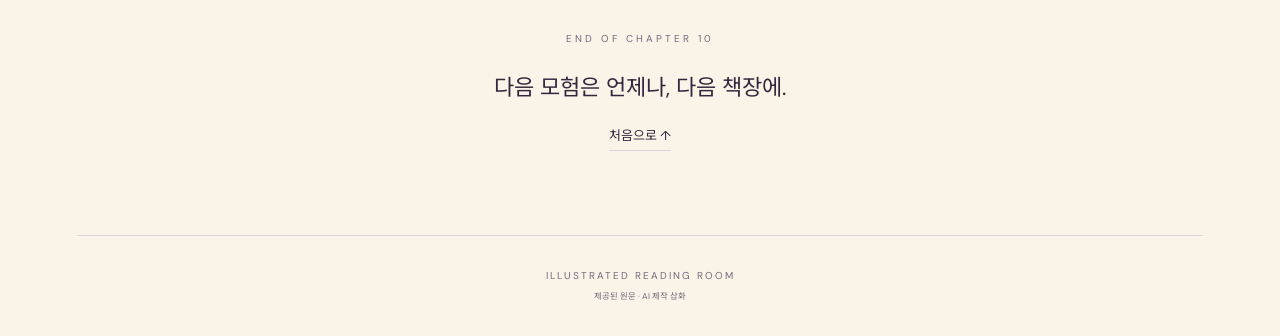
<file: 9-2.html>
<!doctype html>
<html lang="ko" data-story-id="mws13-reading-room"><head><meta charset="utf-8"><meta name="viewport" content="width=device-width,initial-scale=1,viewport-fit=cover"><meta name="theme-color" content="#263e30"><meta name="description" content="My Weird School #13 · 챕터 6–10 · 9개의 파트로 읽는 할로윈 이야기"><title>Chapter 9. Mrs. Patty&#x27;s Weird House - Part 2 of 2 · MWS13</title><link rel="stylesheet" href="style.css?v=866c1f9c6936"><script src="app.js?v=866c1f9c6936" defer></script><script src="pwa.js?v=866c1f9c6936" defer></script><link rel="manifest" href="manifest.webmanifest"><meta name="mobile-web-app-capable" content="yes"><meta name="apple-mobile-web-app-capable" content="yes"><meta name="apple-mobile-web-app-title" content="MWS13 Reader"><meta name="apple-mobile-web-app-status-bar-style" content="black-translucent"><link rel="apple-touch-icon" href="assets/app-icon-180.png"><link rel="icon" type="image/png" sizes="192x192" href="assets/app-icon-192.png"></head>
<body><a class="skip" href="#chapter-007">본문으로 이동</a><div class="floating-reader" id="floating-reader" role="region" aria-label="독서 도구"><details class="chapter-menu" id="chapter-menu"><summary>어디로 떠나 볼까요?<span aria-hidden="true">목차 ⌄</span></summary><nav class="toc" aria-label="전체 이야기 목차"><div class="toc-book"><h3>Mrs. Patty Is Batty!</h3><div class="toc-links"><a href="6-1.html"><span>6-1</span>Chapter 6. Giant Bananas and Two-headed Astronauts</a><a href="6-2.html"><span>6-2</span>Chapter 6. Giant Bananas and Two-headed Astronauts</a><a href="6-3.html"><span>6-3</span>Chapter 6. Giant Bananas and Two-headed Astronauts</a><a href="7-1.html"><span>7-1</span>Chapter 7. The Halloween Monster!</a><a href="8-1.html"><span>8-1</span>Chapter 8. The Most Horrible, Dreadful, Disgusting, Repulsive Creature That Ever Walked the Earth</a><a href="9-1.html"><span>9-1</span>Chapter 9. Mrs. Patty&#x27;s Weird House</a><a href="9-2.html"><span>9-2</span>Chapter 9. Mrs. Patty&#x27;s Weird House</a><a href="10-1.html"><span>10-1</span>Chapter 10. Marvin the Headless Mummy</a><a href="10-2.html"><span>10-2</span>Chapter 10. Marvin the Headless Mummy</a></div></div></nav></details><div class="reading-tools"><div><label for="font-size">글자 크기 <output id="font-value" for="font-size">19pt</output></label></div><div class="size-controls"><button type="button" id="smaller" aria-label="글자 크기 줄이기">A−</button><input id="font-size" type="range" min="14" max="50" step="1" value="19" aria-label="본문 글자 크기"><button type="button" id="larger" aria-label="글자 크기 늘리기">A+</button></div></div></div>
<div class="shell"><header class="topbar"><a class="brand" href="index.html">READ<span>THE READING ROOM</span></a><a class="library-link" href="characters.html">등장인물 시트 ↗</a><button id="install-app" type="button">앱 설치</button><button id="theme" type="button" aria-label="어두운 테마로 전환">◐ <span>테마</span></button></header><main><div class="hero"><div class="hero-copy"><span class="eyebrow">OPEN A BOOK. FIND A WORLD.</span><h1 lang="en">Mrs. Patty Is Batty!</h1><p class="hero-desc">My Weird School #13 · 챕터 6–10 · 9개의 파트로 읽는 할로윈 이야기</p><a class="start" href="#chapter-007">이야기 읽기 <span>↗</span></a><div class="stats"><span><b>1</b> PART</span><span><b>19</b> ILLUSTRATIONS</span></div></div><div class="hero-art"><img src="assets/c09p02-b001-scene.webp" width="307" height="308" loading="eager" decoding="async" alt="Hey, that was totally not fair! Mrs. Patty was trying to turn trick-or-treating into math class. All day long we have to learn reading and w"><span class="art-note">Chapter 9. Mrs. Patty&#x27;s Weird House - Part 2 of 2</span></div></div><section class="part-library" aria-label="파트별 읽기"><a class="part-card" href="6-1.html"><small>CHAPTER 06</small><strong>Part 1</strong>Giant Bananas and Two-headed Astronauts<small class="progress-label" data-part="MWS13_C06_P01"></small></a><a class="part-card" href="6-2.html"><small>CHAPTER 06</small><strong>Part 2</strong>Giant Bananas and Two-headed Astronauts<small class="progress-label" data-part="MWS13_C06_P02"></small></a><a class="part-card" href="6-3.html"><small>CHAPTER 06</small><strong>Part 3</strong>Giant Bananas and Two-headed Astronauts<small class="progress-label" data-part="MWS13_C06_P03"></small></a><a class="part-card" href="7-1.html"><small>CHAPTER 07</small><strong>Part 1</strong>The Halloween Monster!<small class="progress-label" data-part="MWS13_C07_P01"></small></a><a class="part-card" href="8-1.html"><small>CHAPTER 08</small><strong>Part 1</strong>The Most Horrible, Dreadful, Disgusting, Repulsive Creature That Ever Walked the Earth<small class="progress-label" data-part="MWS13_C08_P01"></small></a><a class="part-card" href="9-1.html"><small>CHAPTER 09</small><strong>Part 1</strong>Mrs. Patty&#x27;s Weird House<small class="progress-label" data-part="MWS13_C09_P01"></small></a><a class="part-card" href="9-2.html"><small>CHAPTER 09</small><strong>Part 2</strong>Mrs. Patty&#x27;s Weird House<small class="progress-label" data-part="MWS13_C09_P02"></small></a><a class="part-card" href="10-1.html"><small>CHAPTER 10</small><strong>Part 1</strong>Marvin the Headless Mummy<small class="progress-label" data-part="MWS13_C10_P01"></small></a><a class="part-card" href="10-2.html"><small>CHAPTER 10</small><strong>Part 2</strong>Marvin the Headless Mummy<small class="progress-label" data-part="MWS13_C10_P02"></small></a></section><p class="vocab-help">밑줄 단어를 누르면 문장 아래에 한글 뜻과 영어 정의가 펼쳐집니다. 다른 단어를 누르면 이전 카드는 닫힙니다.</p><article><section class="chapter" id="chapter-007" aria-labelledby="chapter-007-title" lang="en"><header class="chapter-head"><span>CHAPTER 07</span><h3 id="chapter-007-title">Chapter 9. Mrs. Patty&#x27;s Weird House - Part 2 of 2</h3></header><div class="reading-block" id="c09p02-b001" data-sentences="3"><span class="source-fragment reading-sentence" id="p0120" data-source-paragraph="p0120" data-start="0" data-end="31">Hey, that was totally not fair!</span><span class="source-fragment reading-sentence" data-source-paragraph="p0120" data-start="31" data-end="96"> Mrs. Patty was trying to turn trick-or-treating into math class.</span><span class="source-fragment reading-sentence" data-source-paragraph="p0120" data-start="96" data-end="156"> All day long we have to learn reading and writing and math.</span></div><figure class="dense-illustration" data-block="c09p02-b001" data-scene="c09p02-b001-scene"><a href="assets/c09p02-b001-scene.webp" target="_blank" rel="noopener" aria-label="삽화 크게 보기"><img src="assets/c09p02-b001-scene.webp" width="307" height="308" loading="lazy" decoding="async" alt="Hey, that was totally not fair! Mrs. Patty was trying to turn trick-or-treating into math class. All day long we have to learn reading and w"></a></figure><div class="reading-block" id="c09p02-b002" data-sentences="3"><span class="source-fragment reading-sentence" data-source-paragraph="p0120" data-start="156" data-end="188"> My brain is tired after school.</span><span class="source-fragment reading-sentence" data-source-paragraph="p0120" data-start="188" data-end="228"> I shouldn&#x27;t have to do more schoolwork.</span><span class="source-fragment reading-sentence" data-source-paragraph="p0120" data-start="228" data-end="266"> Mrs. Patty isn&#x27;t even a math teacher.</span></div><figure class="dense-illustration" data-block="c09p02-b002" data-scene="c09p02-b002-scene"><a href="assets/c09p02-b002-scene.webp" target="_blank" rel="noopener" aria-label="삽화 크게 보기"><img src="assets/c09p02-b002-scene.webp" width="308" height="308" loading="lazy" decoding="async" alt="My brain is tired after school. I shouldn&#x27;t have to do more schoolwork. Mrs. Patty isn&#x27;t even a math teacher."></a></figure><div class="reading-block" id="c09p02-b003" data-sentences="3"><span class="source-fragment reading-sentence" data-source-paragraph="p0120" data-start="266" data-end="285"> She&#x27;s a secretary!</span><span class="source-fragment reading-sentence" data-source-paragraph="p0120" data-start="285" data-end="327"> &quot;Twenty-two,&quot; Andrea answered right away.</span><span class="source-fragment reading-sentence" data-source-paragraph="p0120" data-start="327" data-end="375"> &quot;You&#x27;ll have twenty-two candy bars <button type="button" class="vocab-word" data-vocab="altogether" aria-expanded="false" aria-controls="vocab-card">altogether</button>.&quot;</span></div><figure class="dense-illustration" data-block="c09p02-b003" data-scene="c09p02-b003-scene"><a href="assets/c09p02-b003-scene.webp" target="_blank" rel="noopener" aria-label="삽화 크게 보기"><img src="assets/c09p02-b003-scene.webp" width="308" height="307" loading="lazy" decoding="async" alt="She&#x27;s a secretary! &quot;Twenty-two,&quot; Andrea answered right away. &quot;You&#x27;ll have twenty-two candy bars altogether.&quot;"></a></figure><div class="reading-block" id="c09p02-b004" data-sentences="3"><span class="source-fragment reading-sentence" data-source-paragraph="p0120" data-start="375" data-end="432">
&quot;That is correct,&quot; Mrs. Patty said as she turned around.</span><span class="source-fragment reading-sentence" data-source-paragraph="p0120" data-start="432" data-end="442"> &quot;Come in.</span><span class="source-fragment reading-sentence" data-source-paragraph="p0120" data-start="442" data-end="478"> The candy is down in the <button type="button" class="vocab-word" data-vocab="basement" aria-expanded="false" aria-controls="vocab-card">basement</button>.&quot;</span></div><figure class="dense-illustration" data-block="c09p02-b004" data-scene="c09p02-b004-scene"><a href="assets/c09p02-b004-scene.webp" target="_blank" rel="noopener" aria-label="삽화 크게 보기"><img src="assets/c09p02-b004-scene.webp" width="307" height="307" loading="lazy" decoding="async" alt="&quot;That is correct,&quot; Mrs. Patty said as she turned around. &quot;Come in. The candy is down in the basement.&quot;"></a></figure><div class="reading-block" id="c09p02-b005" data-sentences="3"><span class="source-fragment reading-sentence" data-source-paragraph="p0120" data-start="478" data-end="500">
Down in the <button type="button" class="vocab-word" data-vocab="basement" aria-expanded="false" aria-controls="vocab-card">basement</button>?</span><span class="source-fragment reading-sentence" data-source-paragraph="p0120" data-start="500" data-end="584"> Why couldn&#x27;t she just keep a bowl of candy in the front <button type="button" class="vocab-word" data-vocab="hallway" aria-expanded="false" aria-controls="vocab-card">hallway</button> like normal people?</span><span class="source-fragment reading-sentence" data-source-paragraph="p0120" data-start="584" data-end="605"> Mrs. Patty is batty!</span></div><figure class="dense-illustration" data-block="c09p02-b005" data-scene="c09p02-b005-scene"><a href="assets/c09p02-b005-scene.webp" target="_blank" rel="noopener" aria-label="삽화 크게 보기"><img src="assets/c09p02-b005-scene.webp" width="307" height="307" loading="lazy" decoding="async" alt="Down in the basement? Why couldn&#x27;t she just keep a bowl of candy in the front hallway like normal people? Mrs. Patty is batty!"></a></figure><div class="reading-block" id="c09p02-b006" data-sentences="3"><span class="source-fragment reading-sentence" data-source-paragraph="p0120" data-start="605" data-end="656">
I didn&#x27;t want to go down in Mrs. Patty&#x27;s <button type="button" class="vocab-word" data-vocab="basement" aria-expanded="false" aria-controls="vocab-card">basement</button>.</span><span class="source-fragment reading-sentence" data-source-paragraph="p0120" data-start="656" data-end="720"> I didn&#x27;t want to see her husband&#x27;s head in a <button type="button" class="vocab-word" data-vocab="bucket" aria-expanded="false" aria-controls="vocab-card">bucket</button> down there.</span><span class="source-fragment reading-sentence" data-source-paragraph="p0120" data-start="720" data-end="770"> It figured that Andrea had to be so good at math.</span></div><figure class="dense-illustration" data-block="c09p02-b006" data-scene="c09p02-b006-scene"><a href="assets/c09p02-b006-scene.webp" target="_blank" rel="noopener" aria-label="삽화 크게 보기"><img src="assets/c09p02-b006-scene.webp" width="308" height="307" loading="lazy" decoding="async" alt="I didn&#x27;t want to go down in Mrs. Patty&#x27;s basement. I didn&#x27;t want to see her husband&#x27;s head in a bucket down there. It figured that Andrea ha"></a></figure><div class="reading-block" id="c09p02-b007" data-sentences="3"><span class="source-fragment reading-sentence" data-source-paragraph="p0120" data-start="770" data-end="813"> If it weren&#x27;t for her, we could have left.</span><span class="source-fragment reading-sentence" data-source-paragraph="p0120" data-start="813" data-end="872"> Mrs. Patty opened a door and told us to go down the steps.</span><span class="source-fragment reading-sentence" data-source-paragraph="p0120" data-start="872" data-end="885"> It was dark.</span></div><figure class="dense-illustration" data-block="c09p02-b007" data-scene="c09p02-b007-scene"><a href="assets/c09p02-b007-scene.webp" target="_blank" rel="noopener" aria-label="삽화 크게 보기"><img src="assets/c09p02-b007-scene.webp" width="308" height="307" loading="lazy" decoding="async" alt="If it weren&#x27;t for her, we could have left. Mrs. Patty opened a door and told us to go down the steps. It was dark."></a></figure><div class="reading-block" id="c09p02-b008" data-sentences="3"><span class="source-fragment reading-sentence" data-source-paragraph="p0120" data-start="885" data-end="971"> I could hardly see anything except some <button type="button" class="vocab-word" data-vocab="skulls" aria-expanded="false" aria-controls="vocab-card">skulls</button> on the walls with candles inside them.</span><span class="source-fragment reading-sentence" data-source-paragraph="p0120" data-start="971" data-end="1040"> When we got to the bottom, we had to walk through a <button type="button" class="vocab-word" data-vocab="winding" aria-expanded="false" aria-controls="vocab-card">winding</button> <button type="button" class="vocab-word" data-vocab="hallway" aria-expanded="false" aria-controls="vocab-card">hallway</button>.</span><span class="source-fragment reading-sentence" data-source-paragraph="p0120" data-start="1040" data-end="1092"> There were doors going off in different directions.</span></div><figure class="dense-illustration" data-block="c09p02-b008" data-scene="c09p02-b008-scene"><a href="assets/c09p02-b008-scene.webp" target="_blank" rel="noopener" aria-label="삽화 크게 보기"><img src="assets/c09p02-b008-scene.webp" width="307" height="307" loading="lazy" decoding="async" alt="I could hardly see anything except some skulls on the walls with candles inside them. When we got to the bottom, we had to walk through a wi"></a></figure><div class="reading-block" id="c09p02-b009" data-sentences="3"><span class="source-fragment reading-sentence" data-source-paragraph="p0120" data-start="1092" data-end="1125"> I didn&#x27;t see any candy anywhere.</span><span class="source-fragment reading-sentence" data-source-paragraph="p0120" data-start="1125" data-end="1158"> We weren&#x27;t sure which way to go.</span><span class="source-fragment reading-sentence" data-source-paragraph="p0120" data-start="1158" data-end="1185">
&quot;We&#x27;re lost!&quot; Andrea said.</span></div><figure class="dense-illustration" data-block="c09p02-b009" data-scene="ch09-sc03"><a href="assets/ch09-sc03.webp" target="_blank" rel="noopener" aria-label="삽화 크게 보기"><img src="assets/ch09-sc03.webp" width="619" height="619" loading="lazy" decoding="async" alt="The five children lose their way in the basement hallway."></a></figure><div class="reading-block" id="c09p02-b010" data-sentences="3"><span class="source-fragment reading-sentence" data-source-paragraph="p0120" data-start="1185" data-end="1205">
&quot;Ouch!&quot; Emily said.</span><span class="source-fragment reading-sentence" data-source-paragraph="p0120" data-start="1205" data-end="1235"> &quot;I hit my head on something.&quot;</span><span class="source-fragment reading-sentence" data-source-paragraph="p0120" data-start="1235" data-end="1310">
&quot;Let&#x27;s turn around and make a run for it,&quot; I said, &quot;before it&#x27;s too late.&quot;</span></div><figure class="dense-illustration" data-block="c09p02-b010" data-scene="c09p02-b010-scene"><a href="assets/c09p02-b010-scene.webp" target="_blank" rel="noopener" aria-label="삽화 크게 보기"><img src="assets/c09p02-b010-scene.webp" width="307" height="307" loading="lazy" decoding="async" alt="&quot;Ouch!&quot; Emily said. &quot;I hit my head on something.&quot; &quot;Let&#x27;s turn around and make a run for it,&quot; I said, &quot;before it&#x27;s too late.&quot;"></a></figure><div class="reading-block" id="c09p02-b011" data-sentences="3"><span class="source-fragment reading-sentence" data-source-paragraph="p0120" data-start="1310" data-end="1338">
&quot;I&#x27;m scared,&quot; Michael said.</span><span class="source-fragment reading-sentence" data-source-paragraph="p0120" data-start="1338" data-end="1389"> &quot;I think I&#x27;m going to pee in my pants,&quot; said Ryan.</span><span class="source-fragment reading-sentence" data-source-paragraph="p0120" data-start="1389" data-end="1445">
&quot;If I die,&quot; Andrea told Emily, &quot;you can have my candy.&quot;</span></div><figure class="dense-illustration" data-block="c09p02-b011" data-scene="c09p02-b011-scene"><a href="assets/c09p02-b011-scene.webp" target="_blank" rel="noopener" aria-label="삽화 크게 보기"><img src="assets/c09p02-b011-scene.webp" width="308" height="307" loading="lazy" decoding="async" alt="&quot;I&#x27;m scared,&quot; Michael said. &quot;I think I&#x27;m going to pee in my pants,&quot; said Ryan. &quot;If I die,&quot; Andrea told Emily, &quot;you can have my candy.&quot;"></a></figure><div class="reading-block" id="c09p02-b012" data-sentences="3"><span class="source-fragment reading-sentence" data-source-paragraph="p0120" data-start="1445" data-end="1482">
&quot;You are a true friend,&quot; said Emily.</span><span class="source-fragment reading-sentence" data-source-paragraph="p0120" data-start="1482" data-end="1516"> &quot;You can have my candy if I die.&quot;</span><span class="source-fragment reading-sentence" data-source-paragraph="p0120" data-start="1516" data-end="1546">
I wished they would both die!</span></div><figure class="dense-illustration" data-block="c09p02-b012" data-scene="c09p02-b012-scene"><a href="assets/c09p02-b012-scene.webp" target="_blank" rel="noopener" aria-label="삽화 크게 보기"><img src="assets/c09p02-b012-scene.webp" width="308" height="308" loading="lazy" decoding="async" alt="&quot;You are a true friend,&quot; said Emily. &quot;You can have my candy if I die.&quot; I wished they would both die!"></a></figure><div class="reading-block" id="c09p02-b013" data-sentences="3"><span class="source-fragment reading-sentence" data-source-paragraph="p0120" data-start="1546" data-end="1594"> I didn&#x27;t even care if I got their candy or not.</span><span class="source-fragment reading-sentence" data-source-paragraph="p0120" data-start="1594" data-end="1629">
We came to the end of the <button type="button" class="vocab-word" data-vocab="hallway" aria-expanded="false" aria-controls="vocab-card">hallway</button>.</span><span class="source-fragment reading-sentence" data-source-paragraph="p0120" data-start="1629" data-end="1647"> There was a door.</span></div><figure class="dense-illustration" data-block="c09p02-b013" data-scene="c09p02-b013-scene"><a href="assets/c09p02-b013-scene.webp" target="_blank" rel="noopener" aria-label="삽화 크게 보기"><img src="assets/c09p02-b013-scene.webp" width="307" height="308" loading="lazy" decoding="async" alt="I didn&#x27;t even care if I got their candy or not. We came to the end of the hallway. There was a door."></a></figure><div class="reading-block" id="c09p02-b014" data-sentences="3"><span class="source-fragment reading-sentence" data-source-paragraph="p0120" data-start="1647" data-end="1689"> A sign on the door said, &quot;Candy in Here.&quot;</span><span class="source-fragment reading-sentence" data-source-paragraph="p0120" data-start="1689" data-end="1720"> I put my hand on the <button type="button" class="vocab-word" data-vocab="doorknob" aria-expanded="false" aria-controls="vocab-card">doorknob</button>.</span><span class="source-fragment reading-sentence" data-source-paragraph="p0120" data-start="1720" data-end="1800">
&quot;Don&#x27;t open that door!&quot; Michael said, just as I was about to turn the <button type="button" class="vocab-word" data-vocab="doorknob" aria-expanded="false" aria-controls="vocab-card">doorknob</button>.</span></div><figure class="dense-illustration" data-block="c09p02-b014" data-scene="c09p02-b014-scene"><a href="assets/c09p02-b014-scene.webp" target="_blank" rel="noopener" aria-label="삽화 크게 보기"><img src="assets/c09p02-b014-scene.webp" width="307" height="308" loading="lazy" decoding="async" alt="A sign on the door said, &quot;Candy in Here.&quot; I put my hand on the doorknob. &quot;Don&#x27;t open that door!&quot; Michael said, just as I was about to turn t"></a></figure><div class="reading-block" id="c09p02-b015" data-sentences="3"><span class="source-fragment reading-sentence" data-source-paragraph="p0120" data-start="1800" data-end="1820">
&quot;Why not?&quot; I asked.</span><span class="source-fragment reading-sentence" data-source-paragraph="p0120" data-start="1820" data-end="1955"> &quot;In horror movies,&quot; Michael explained, &quot;whenever somebody opens a door, a crazy guy wearing a <button type="button" class="vocab-word" data-vocab="mask" aria-expanded="false" aria-controls="vocab-card">mask</button> <button type="button" class="vocab-word" data-vocab="leaps" aria-expanded="false" aria-controls="vocab-card">leaps</button> out with an ax or something.&quot;</span><span class="source-fragment reading-sentence" data-source-paragraph="p0120" data-start="1955" data-end="1984">
&quot;Don&#x27;t be silly,&quot; Ryan said.</span></div><figure class="dense-illustration" data-block="c09p02-b015" data-scene="c09p02-b015-scene"><a href="assets/c09p02-b015-scene.webp" target="_blank" rel="noopener" aria-label="삽화 크게 보기"><img src="assets/c09p02-b015-scene.webp" width="308" height="308" loading="lazy" decoding="async" alt="&quot;Why not?&quot; I asked. &quot;In horror movies,&quot; Michael explained, &quot;whenever somebody opens a door, a crazy guy wearing a mask leaps out with an ax "></a></figure><div class="reading-block" id="c09p02-b016" data-sentences="3"><span class="source-fragment reading-sentence" data-source-paragraph="p0120" data-start="1984" data-end="2047"> &quot;Open the door, A.J. We&#x27;ll get the candy and get out of here.&quot;</span><span class="source-fragment reading-sentence" data-source-paragraph="p0120" data-start="2047" data-end="2065">
I looked at Ryan.</span><span class="source-fragment reading-sentence" data-source-paragraph="p0120" data-start="2065" data-end="2089"> Emily looked at Andrea.</span></div><figure class="dense-illustration" data-block="c09p02-b016" data-scene="c09p02-b016-scene"><a href="assets/c09p02-b016-scene.webp" target="_blank" rel="noopener" aria-label="삽화 크게 보기"><img src="assets/c09p02-b016-scene.webp" width="308" height="308" loading="lazy" decoding="async" alt="&quot;Open the door, A.J. We&#x27;ll get the candy and get out of here.&quot; I looked at Ryan. Emily looked at Andrea."></a></figure><div class="reading-block" id="c09p02-b017" data-sentences="3"><span class="source-fragment reading-sentence" data-source-paragraph="p0120" data-start="2089" data-end="2111"> Michael looked at me.</span><span class="source-fragment reading-sentence" data-source-paragraph="p0120" data-start="2111" data-end="2138"> I didn&#x27;t know what to say.</span><span class="source-fragment reading-sentence" data-source-paragraph="p0120" data-start="2138" data-end="2164"> I didn&#x27;t know what to do.</span></div><figure class="dense-illustration" data-block="c09p02-b017" data-scene="c09p02-b017-scene"><a href="assets/c09p02-b017-scene.webp" target="_blank" rel="noopener" aria-label="삽화 크게 보기"><img src="assets/c09p02-b017-scene.webp" width="307" height="308" loading="lazy" decoding="async" alt="Michael looked at me. I didn&#x27;t know what to say. I didn&#x27;t know what to do."></a></figure><div class="reading-block" id="c09p02-b018" data-sentences="3"><span class="source-fragment reading-sentence" data-source-paragraph="p0120" data-start="2164" data-end="2185"> I had to think fast.</span><span class="source-fragment reading-sentence" data-source-paragraph="p0120" data-start="2185" data-end="2211"> So I turned the <button type="button" class="vocab-word" data-vocab="doorknob" aria-expanded="false" aria-controls="vocab-card">doorknob</button>.</span><span class="source-fragment reading-sentence" data-source-paragraph="p0120" data-start="2211" data-end="2257">
Do you want to know what was behind the door?</span></div><figure class="dense-illustration" data-block="c09p02-b018" data-scene="ch09-sc04"><a href="assets/ch09-sc04.webp" target="_blank" rel="noopener" aria-label="삽화 크게 보기"><img src="assets/ch09-sc04.webp" width="619" height="619" loading="lazy" decoding="async" alt="A.J. turns the doorknob while the four friends wait."></a></figure><div class="reading-block" id="c09p02-b019" data-sentences="3"><span class="source-fragment reading-sentence" data-source-paragraph="p0120" data-start="2257" data-end="2290">
Well, I&#x27;m not going to tell you.</span><span class="source-fragment reading-sentence" data-source-paragraph="p0120" data-start="2290" data-end="2318"> &quot;Okay, okay, I&#x27;ll tell you.</span><span class="source-fragment reading-sentence" data-source-paragraph="p0120" data-start="2318" data-end="2389"> But you have to read the next chapter, so nah-nah-nah boo-boo on you.&quot;</span></div><figure class="dense-illustration" data-block="c09p02-b019" data-scene="c09p02-b019-scene"><a href="assets/c09p02-b019-scene.webp" target="_blank" rel="noopener" aria-label="삽화 크게 보기"><img src="assets/c09p02-b019-scene.webp" width="307" height="308" loading="lazy" decoding="async" alt="Well, I&#x27;m not going to tell you. &quot;Okay, okay, I&#x27;ll tell you. But you have to read the next chapter, so nah-nah-nah boo-boo on you.&quot;"></a></figure><div class="part-finish"><button class="check-read" data-complete="MWS13_C09_P02">✓ 읽음 표시</button><a class="library-link" href="characters.html?part=MWS13_C09_P02">이 파트의 등장인물</a><a class="library-link" href="10-1.html">다음 파트 →</a></div></section></article><div class="end-note"><span>END OF CHAPTER 10</span><p>다음 모험은 언제나, 다음 책장에.</p><a href="#">처음으로 ↑</a></div></main><footer>ILLUSTRATED READING ROOM<br><small>제공된 원문 · AI 제작 삽화</small></footer></div>
<dialog id="install-help" aria-labelledby="install-title"><h2 id="install-title">내 독서 앱으로 설치하기</h2><p id="install-instructions"></p><p class="install-note">설치 후 홈 화면이나 바탕 화면의 앱 아이콘을 눌러 열어 주세요.</p><div class="install-buttons"><button type="button" id="read-fullscreen" hidden>전체화면으로 읽기</button><form method="dialog"><button>닫기</button></form></div></dialog><script src="vocabulary.js" defer></script><script src="parts.js" defer></script></body></html>
</file>
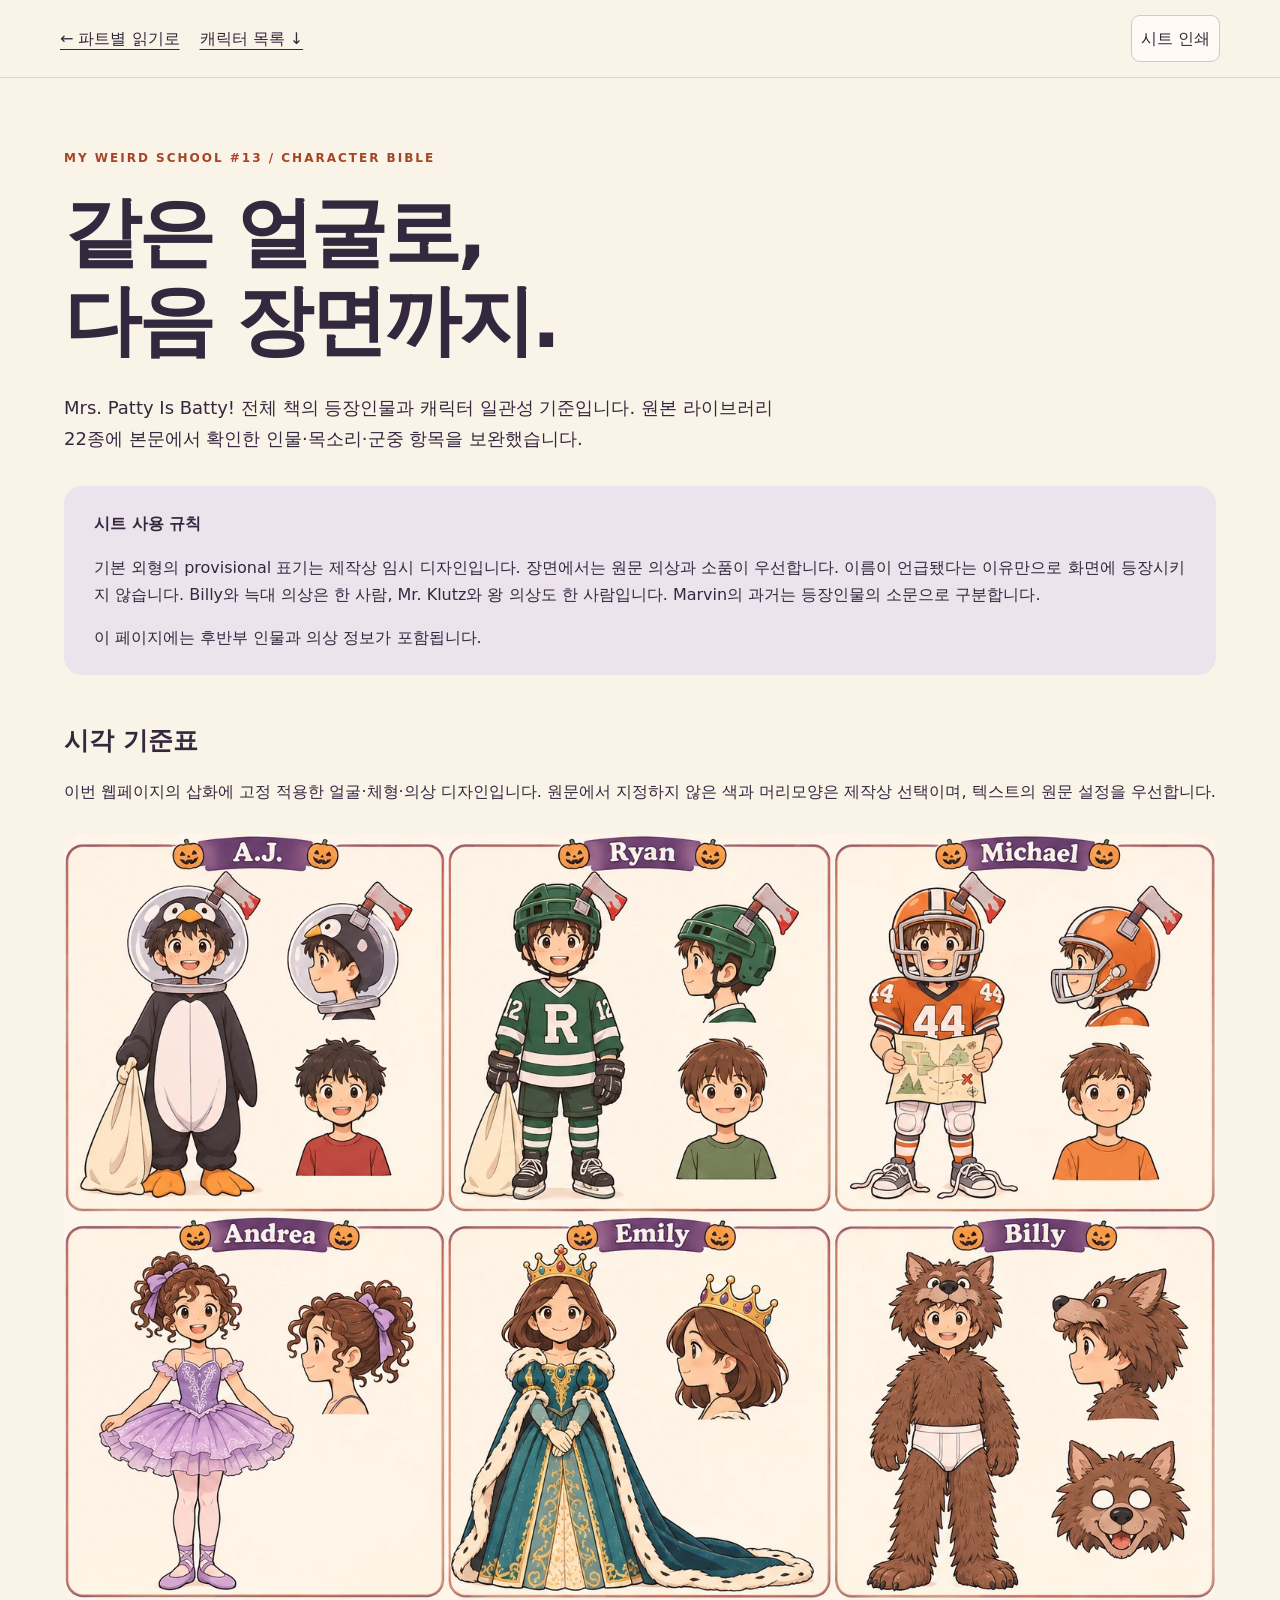
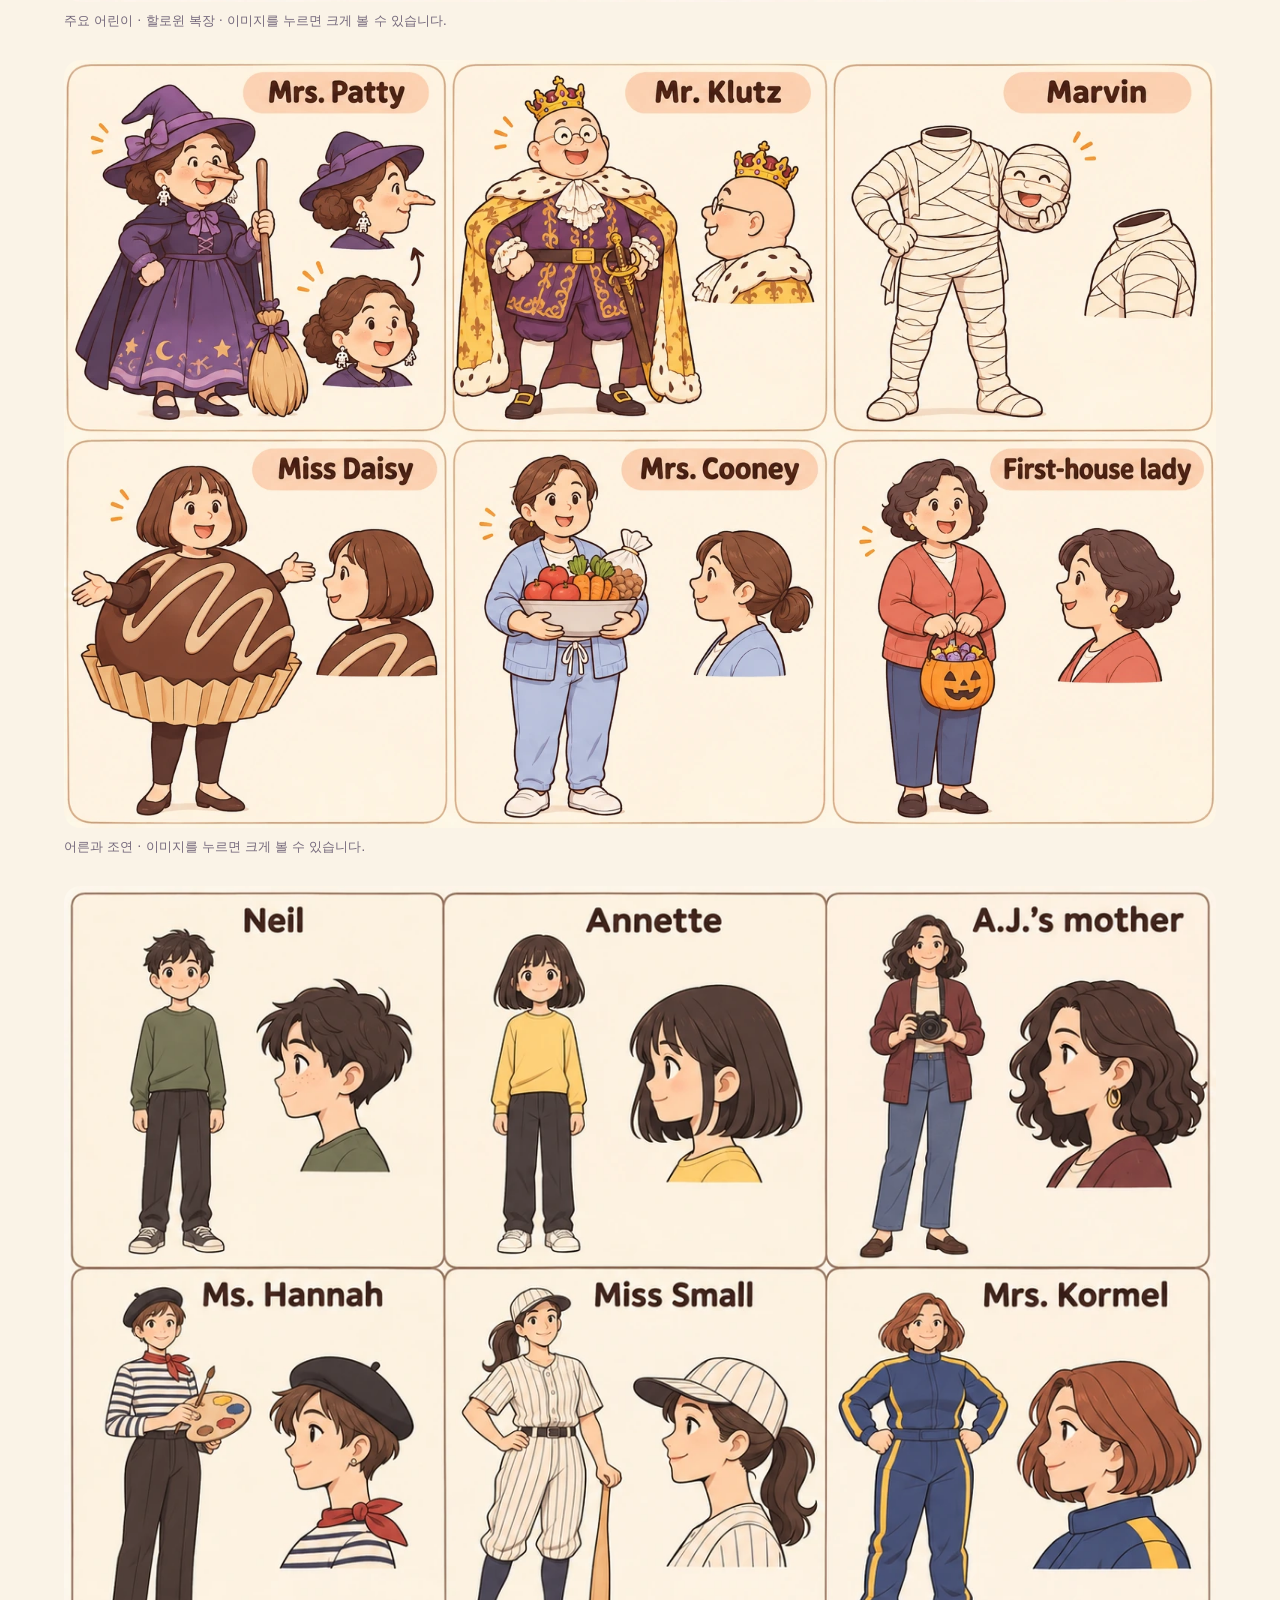
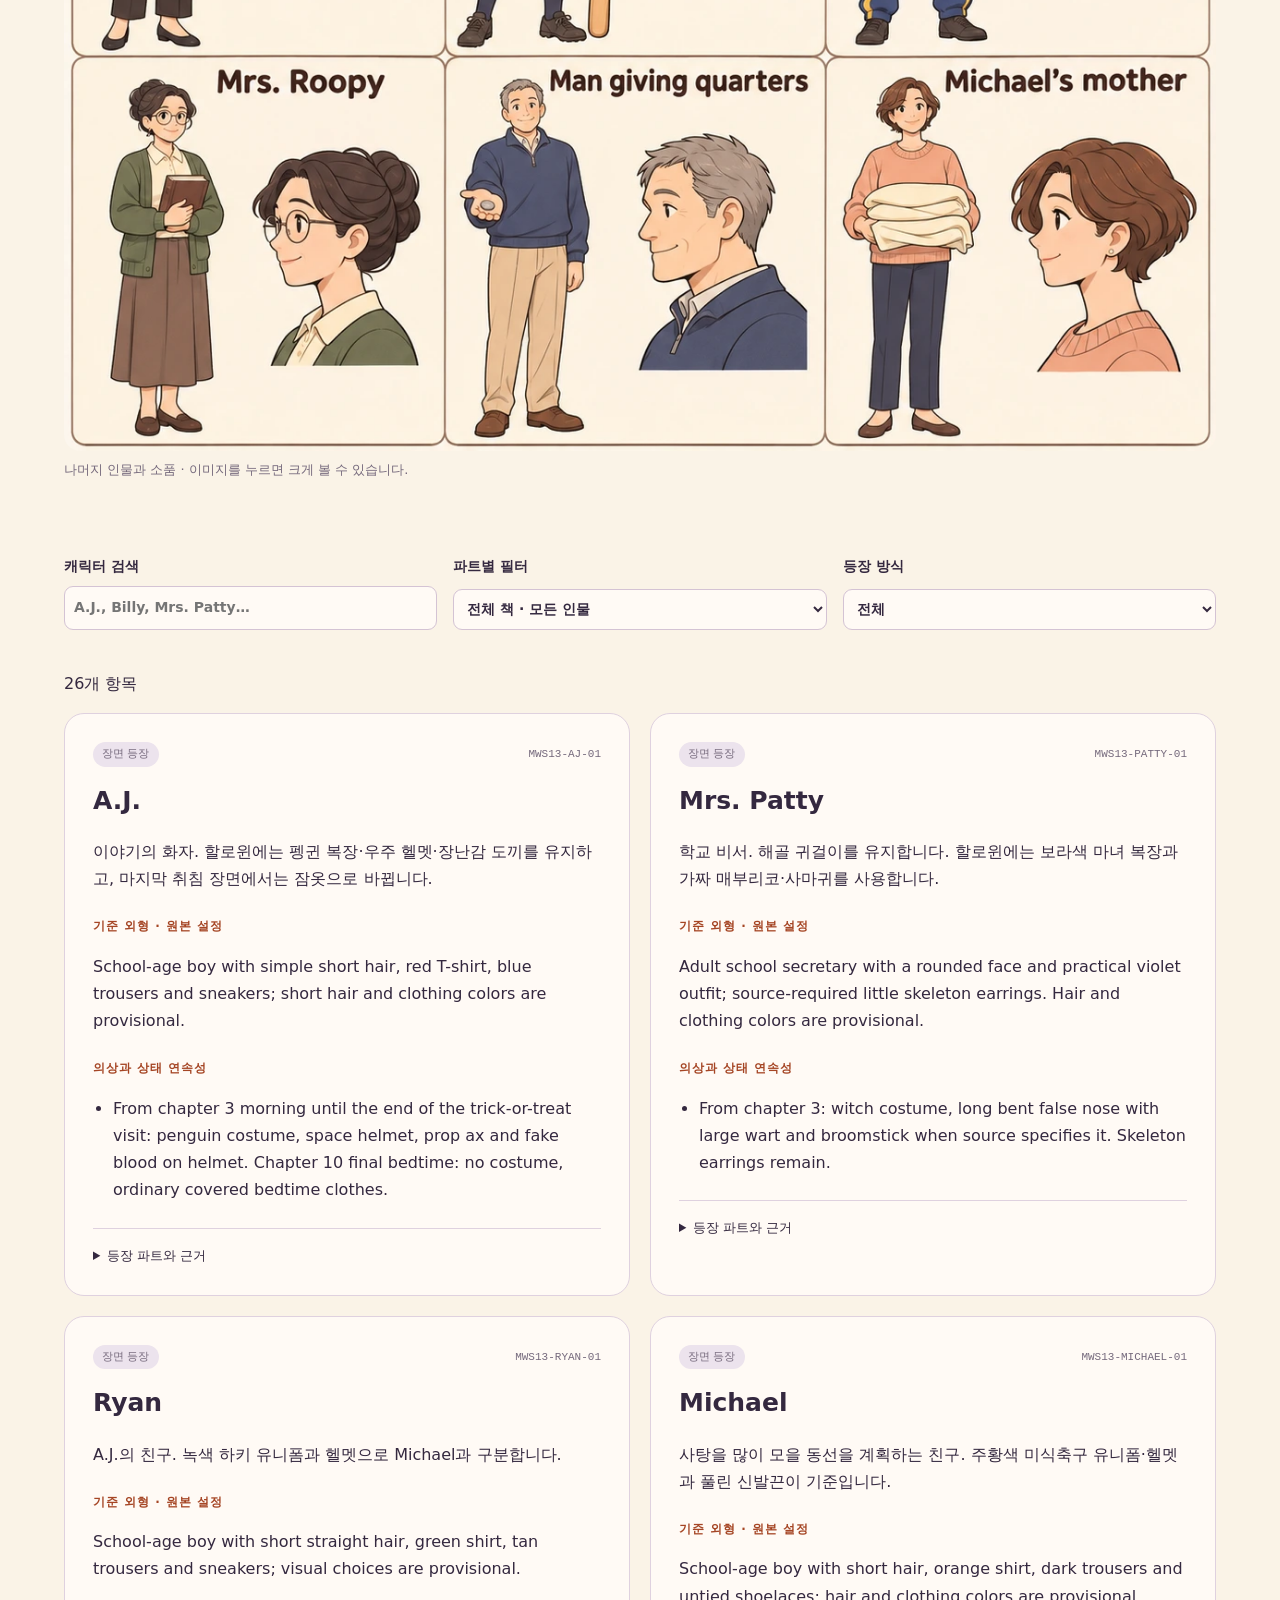
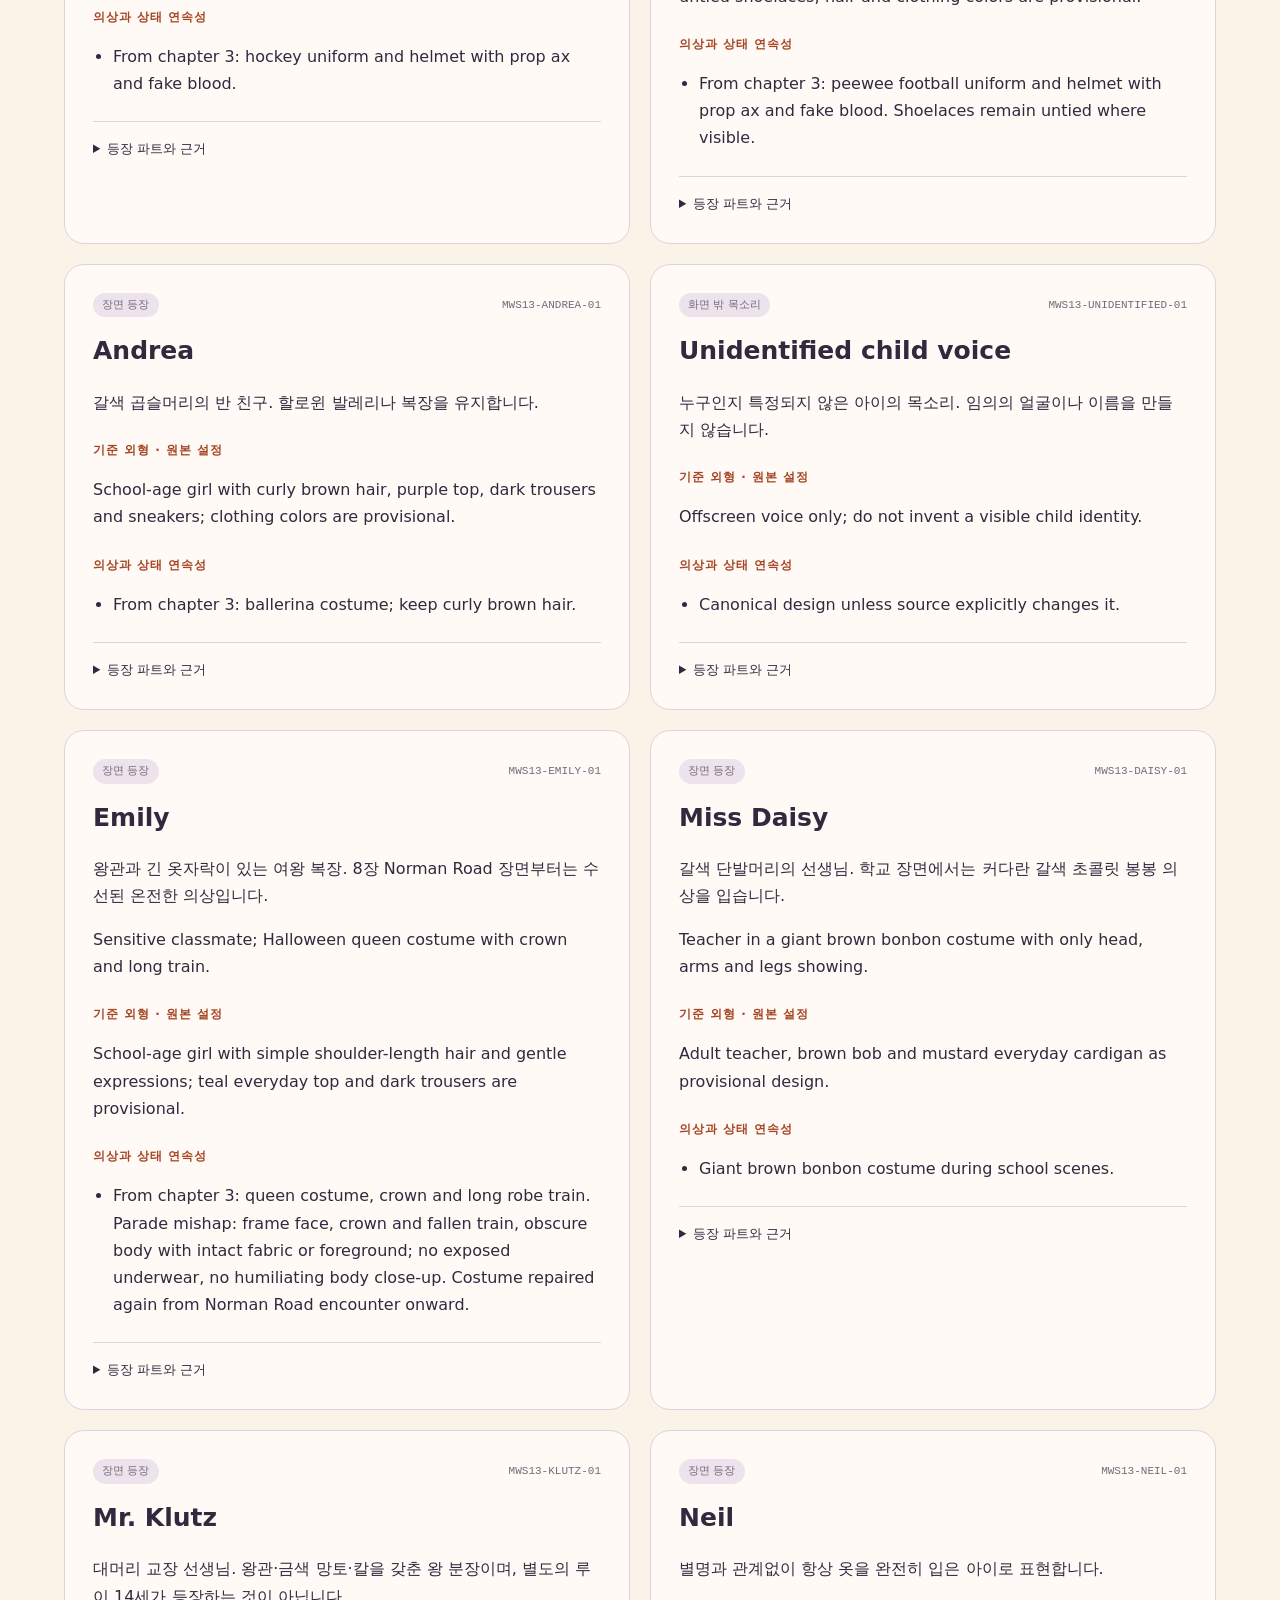
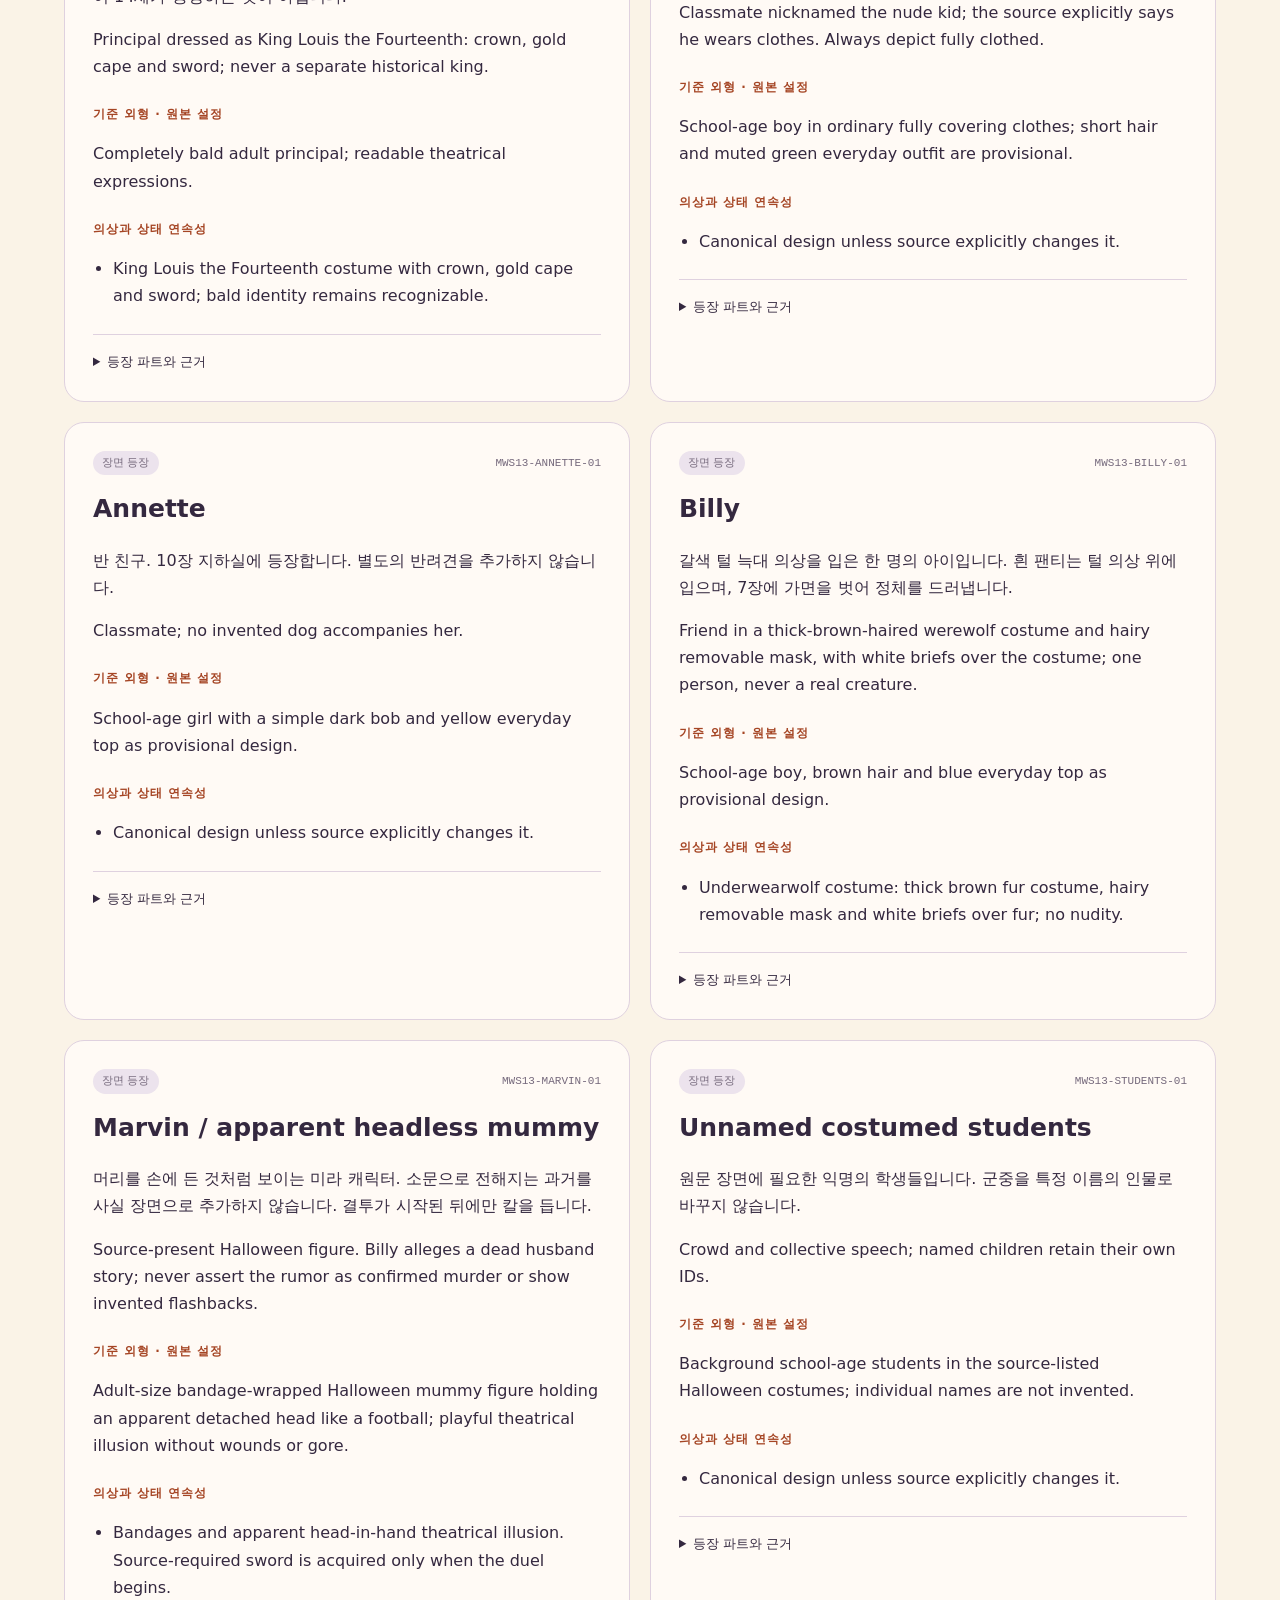
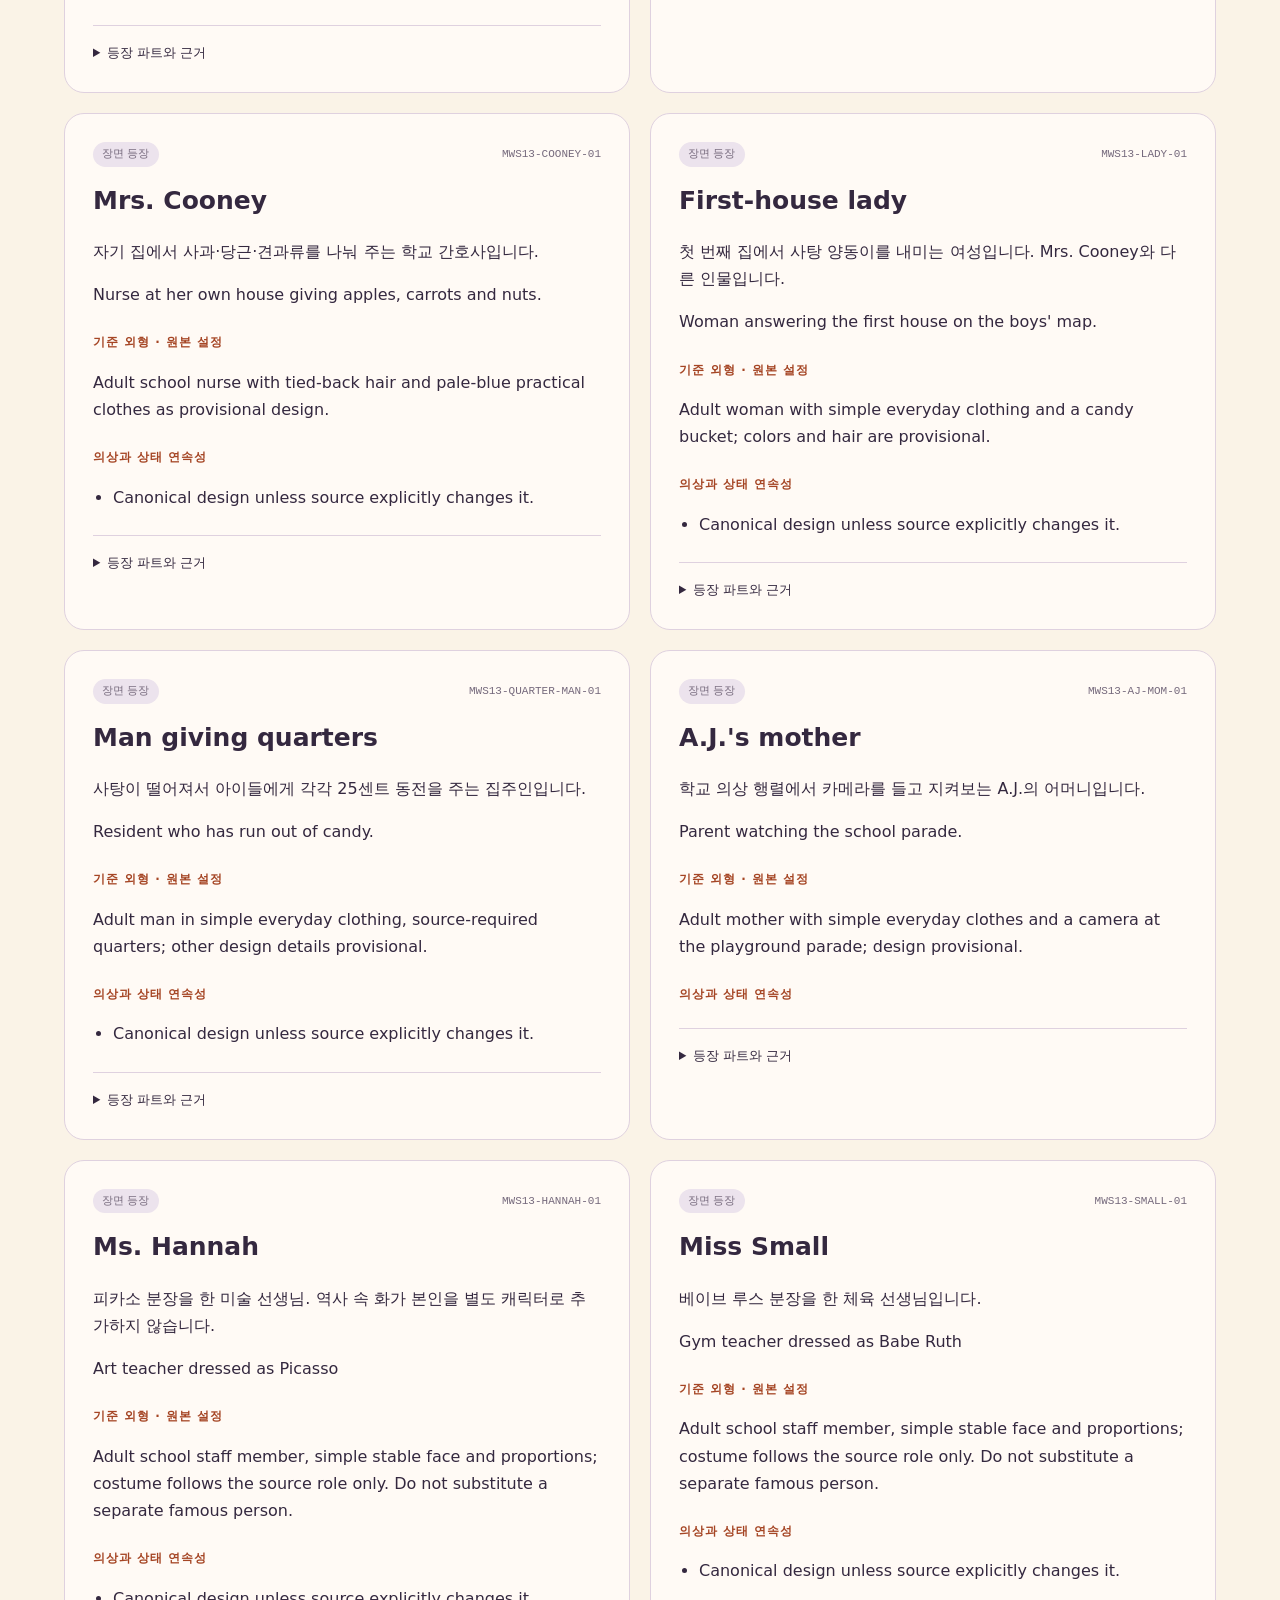
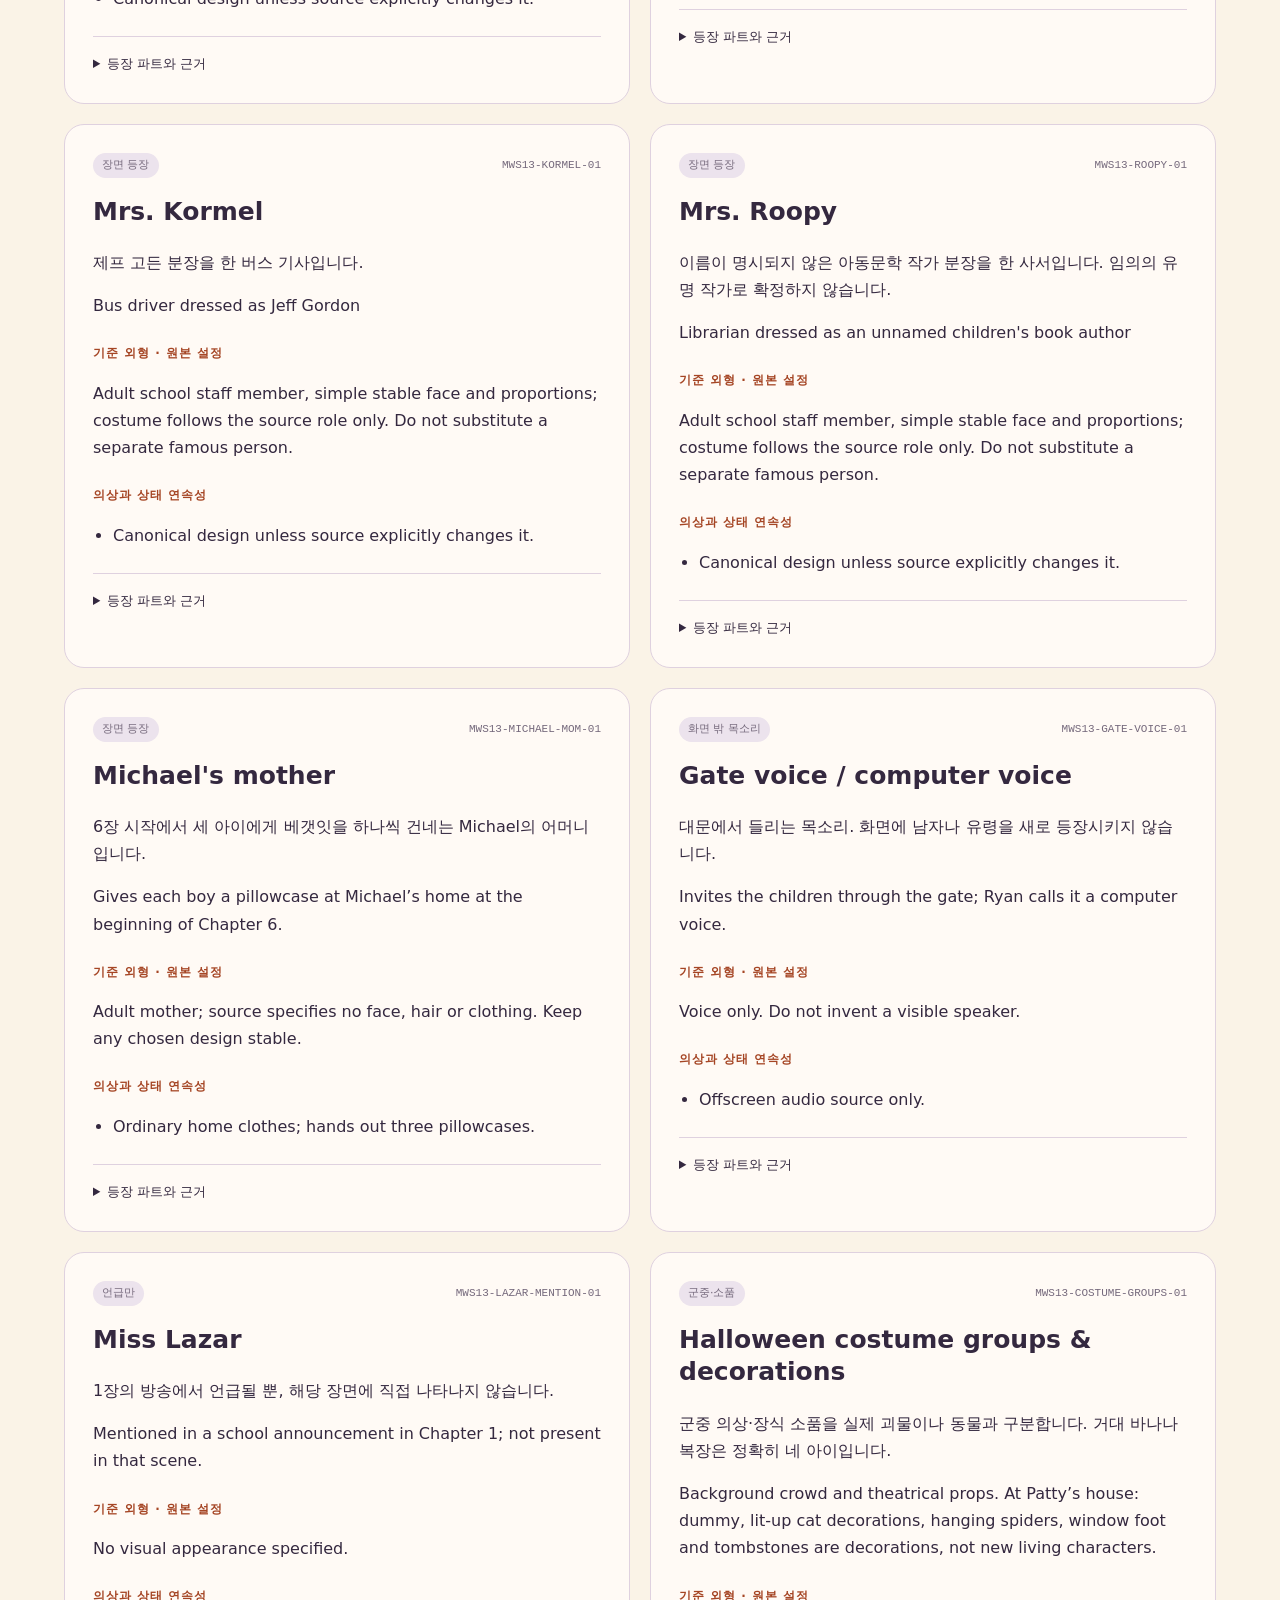
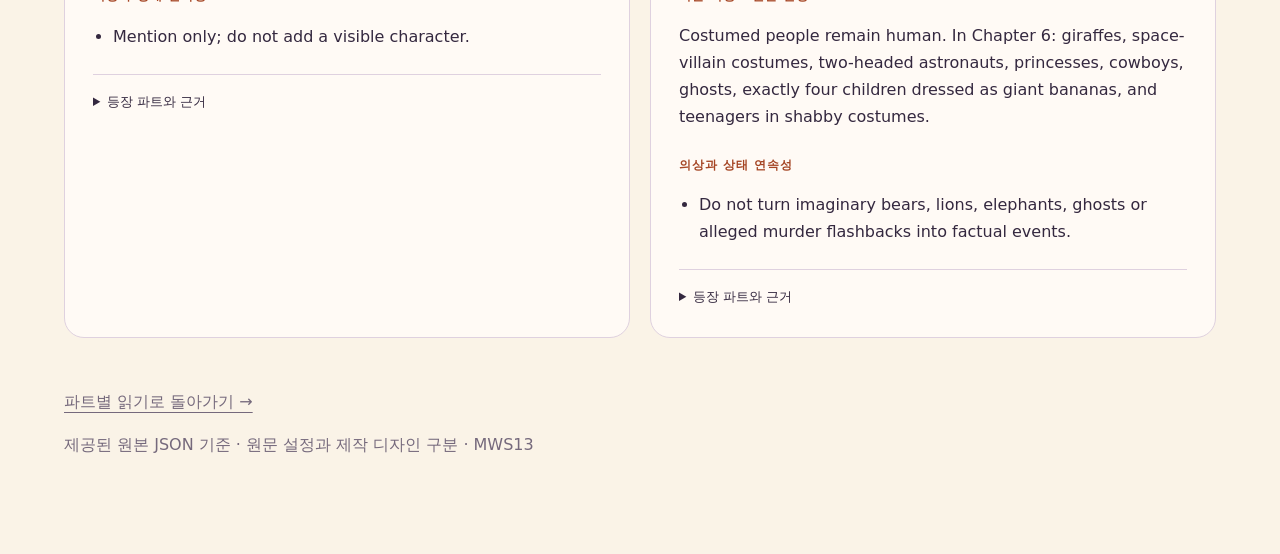
<file: characters.html>
<!doctype html><html lang="ko"><head><meta charset="utf-8"><meta name="viewport" content="width=device-width,initial-scale=1"><title>등장인물 일관성 시트 · MWS13</title><link rel="stylesheet" href="characters.css"><script src="characters.js" defer></script></head><body><header><a href="index.html">← 파트별 읽기로</a><a href="#directory">캐릭터 목록 ↓</a><button onclick="window.print()">시트 인쇄</button></header><main><div class="eyebrow">MY WEIRD SCHOOL #13 / CHARACTER BIBLE</div><h1>같은 얼굴로,<br>다음 장면까지.</h1><p class="intro">Mrs. Patty Is Batty! 전체 책의 등장인물과 캐릭터 일관성 기준입니다. 원본 라이브러리 22종에 본문에서 확인한 인물·목소리·군중 항목을 보완했습니다.</p><aside><b>시트 사용 규칙</b><p>기본 외형의 provisional 표기는 제작상 임시 디자인입니다. 장면에서는 원문 의상과 소품이 우선합니다. 이름이 언급됐다는 이유만으로 화면에 등장시키지 않습니다. Billy와 늑대 의상은 한 사람, Mr. Klutz와 왕 의상도 한 사람입니다. Marvin의 과거는 등장인물의 소문으로 구분합니다.</p><p>이 페이지에는 후반부 인물과 의상 정보가 포함됩니다.</p></aside><section class="reference" id="reference-images"><h2>시각 기준표</h2><p>이번 웹페이지의 삽화에 고정 적용한 얼굴·체형·의상 디자인입니다. 원문에서 지정하지 않은 색과 머리모양은 제작상 선택이며, 텍스트의 원문 설정을 우선합니다.</p><figure><a href="assets/students-reference.webp" target="_blank"><img src="assets/students-reference.webp" alt="주요 어린이 · 할로윈 복장" loading="lazy"></a><figcaption>주요 어린이 · 할로윈 복장 · 이미지를 누르면 크게 볼 수 있습니다.</figcaption></figure><figure><a href="assets/adults-reference.webp" target="_blank"><img src="assets/adults-reference.webp" alt="어른과 조연" loading="lazy"></a><figcaption>어른과 조연 · 이미지를 누르면 크게 볼 수 있습니다.</figcaption></figure><figure><a href="assets/supporting-reference.webp" target="_blank"><img src="assets/supporting-reference.webp" alt="나머지 인물과 소품" loading="lazy"></a><figcaption>나머지 인물과 소품 · 이미지를 누르면 크게 볼 수 있습니다.</figcaption></figure></section><section id="directory"><div class="filters"><label>캐릭터 검색<input id="search" type="search" placeholder="A.J., Billy, Mrs. Patty…"></label><label>파트별 필터<select id="part-filter"><option value="">전체 책 · 모든 인물</option><option value="MWS13_C06_P01">Chapter 6 · Part 1</option><option value="MWS13_C06_P02">Chapter 6 · Part 2</option><option value="MWS13_C06_P03">Chapter 6 · Part 3</option><option value="MWS13_C07_P01">Chapter 7 · Part 1</option><option value="MWS13_C08_P01">Chapter 8 · Part 1</option><option value="MWS13_C09_P01">Chapter 9 · Part 1</option><option value="MWS13_C09_P02">Chapter 9 · Part 2</option><option value="MWS13_C10_P01">Chapter 10 · Part 1</option><option value="MWS13_C10_P02">Chapter 10 · Part 2</option></select></label><label>등장 방식<select id="visibility"><option value="">전체</option><option value="present">장면 등장</option><option value="offscreen">화면 밖 목소리</option><option value="mention">언급만</option><option value="group">군중·소품</option></select></label></div><p id="result-count" role="status"></p><div class="characters"><article class="character" id="MWS13-AJ-01" data-parts="MWS13_C01_P01 MWS13_C02_P01 MWS13_C03_P01 MWS13_C03_P02 MWS13_C04_P01 MWS13_C04_P02 MWS13_C05_P01 MWS13_C05_P02 MWS13_C06_P01 MWS13_C06_P02 MWS13_C06_P03 MWS13_C07_P01 MWS13_C08_P01 MWS13_C09_P01 MWS13_C09_P02 MWS13_C10_P01 MWS13_C10_P02" data-name="a.j."><div class="card-top"><span>장면 등장</span><code>MWS13-AJ-01</code></div><h2>A.J.</h2><p>이야기의 화자. 할로윈에는 펭귄 복장·우주 헬멧·장난감 도끼를 유지하고, 마지막 취침 장면에서는 잠옷으로 바뀝니다.</p><p lang="en"></p><h3>기준 외형 · 원본 설정</h3><p lang="en">School-age boy with simple short hair, red T-shirt, blue trousers and sneakers; short hair and clothing colors are provisional.</p><h3>의상과 상태 연속성</h3><ul lang="en"><li>From chapter 3 morning until the end of the trick-or-treat visit: penguin costume, space helmet, prop ax and fake blood on helmet. Chapter 10 final bedtime: no costume, ordinary covered bedtime clothes.</li></ul><details><summary>등장 파트와 근거</summary><p>Ch 01 / Part 01 · Ch 02 / Part 01 · Ch 03 / Part 01 · Ch 03 / Part 02 · Ch 04 / Part 01 · Ch 04 / Part 02 · Ch 05 / Part 01 · Ch 05 / Part 02 · Ch 06 / Part 01 · Ch 06 / Part 02 · Ch 06 / Part 03 · Ch 07 / Part 01 · Ch 08 / Part 01 · Ch 09 / Part 01 · Ch 09 / Part 02 · Ch 10 / Part 01 · Ch 10 / Part 02</p><p class="note">Source: canonical_character_library + part character_consistency_sheet. 추가 항목은 본문에서 확인했습니다.</p></details></article><article class="character" id="MWS13-PATTY-01" data-parts="MWS13_C01_P01 MWS13_C03_P01 MWS13_C04_P01 MWS13_C05_P02 MWS13_C09_P01 MWS13_C09_P02 MWS13_C10_P02" data-name="mrs. patty"><div class="card-top"><span>장면 등장</span><code>MWS13-PATTY-01</code></div><h2>Mrs. Patty</h2><p>학교 비서. 해골 귀걸이를 유지합니다. 할로윈에는 보라색 마녀 복장과 가짜 매부리코·사마귀를 사용합니다.</p><p lang="en"></p><h3>기준 외형 · 원본 설정</h3><p lang="en">Adult school secretary with a rounded face and practical violet outfit; source-required little skeleton earrings. Hair and clothing colors are provisional.</p><h3>의상과 상태 연속성</h3><ul lang="en"><li>From chapter 3: witch costume, long bent false nose with large wart and broomstick when source specifies it. Skeleton earrings remain.</li></ul><details><summary>등장 파트와 근거</summary><p>Ch 01 / Part 01 · Ch 03 / Part 01 · Ch 04 / Part 01 · Ch 05 / Part 02 · Ch 09 / Part 01 · Ch 09 / Part 02 · Ch 10 / Part 02</p><p class="note">Source: canonical_character_library + part character_consistency_sheet. 추가 항목은 본문에서 확인했습니다.</p></details></article><article class="character" id="MWS13-RYAN-01" data-parts="MWS13_C01_P01 MWS13_C02_P01 MWS13_C03_P01 MWS13_C03_P02 MWS13_C04_P01 MWS13_C04_P02 MWS13_C05_P01 MWS13_C05_P02 MWS13_C06_P01 MWS13_C06_P02 MWS13_C06_P03 MWS13_C07_P01 MWS13_C08_P01 MWS13_C09_P01 MWS13_C09_P02 MWS13_C10_P01 MWS13_C10_P02" data-name="ryan"><div class="card-top"><span>장면 등장</span><code>MWS13-RYAN-01</code></div><h2>Ryan</h2><p>A.J.의 친구. 녹색 하키 유니폼과 헬멧으로 Michael과 구분합니다.</p><p lang="en"></p><h3>기준 외형 · 원본 설정</h3><p lang="en">School-age boy with short straight hair, green shirt, tan trousers and sneakers; visual choices are provisional.</p><h3>의상과 상태 연속성</h3><ul lang="en"><li>From chapter 3: hockey uniform and helmet with prop ax and fake blood.</li></ul><details><summary>등장 파트와 근거</summary><p>Ch 01 / Part 01 · Ch 02 / Part 01 · Ch 03 / Part 01 · Ch 03 / Part 02 · Ch 04 / Part 01 · Ch 04 / Part 02 · Ch 05 / Part 01 · Ch 05 / Part 02 · Ch 06 / Part 01 · Ch 06 / Part 02 · Ch 06 / Part 03 · Ch 07 / Part 01 · Ch 08 / Part 01 · Ch 09 / Part 01 · Ch 09 / Part 02 · Ch 10 / Part 01 · Ch 10 / Part 02</p><p class="note">Source: canonical_character_library + part character_consistency_sheet. 추가 항목은 본문에서 확인했습니다.</p></details></article><article class="character" id="MWS13-MICHAEL-01" data-parts="MWS13_C01_P01 MWS13_C03_P01 MWS13_C03_P02 MWS13_C04_P01 MWS13_C04_P02 MWS13_C05_P01 MWS13_C05_P02 MWS13_C06_P01 MWS13_C06_P02 MWS13_C06_P03 MWS13_C07_P01 MWS13_C08_P01 MWS13_C09_P01 MWS13_C09_P02 MWS13_C10_P01 MWS13_C10_P02" data-name="michael"><div class="card-top"><span>장면 등장</span><code>MWS13-MICHAEL-01</code></div><h2>Michael</h2><p>사탕을 많이 모을 동선을 계획하는 친구. 주황색 미식축구 유니폼·헬멧과 풀린 신발끈이 기준입니다.</p><p lang="en"></p><h3>기준 외형 · 원본 설정</h3><p lang="en">School-age boy with short hair, orange shirt, dark trousers and untied shoelaces; hair and clothing colors are provisional.</p><h3>의상과 상태 연속성</h3><ul lang="en"><li>From chapter 3: peewee football uniform and helmet with prop ax and fake blood. Shoelaces remain untied where visible.</li></ul><details><summary>등장 파트와 근거</summary><p>Ch 01 / Part 01 · Ch 03 / Part 01 · Ch 03 / Part 02 · Ch 04 / Part 01 · Ch 04 / Part 02 · Ch 05 / Part 01 · Ch 05 / Part 02 · Ch 06 / Part 01 · Ch 06 / Part 02 · Ch 06 / Part 03 · Ch 07 / Part 01 · Ch 08 / Part 01 · Ch 09 / Part 01 · Ch 09 / Part 02 · Ch 10 / Part 01 · Ch 10 / Part 02</p><p class="note">Source: canonical_character_library + part character_consistency_sheet. 추가 항목은 본문에서 확인했습니다.</p></details></article><article class="character" id="MWS13-ANDREA-01" data-parts="MWS13_C01_P01 MWS13_C02_P01 MWS13_C03_P01 MWS13_C03_P02 MWS13_C04_P01 MWS13_C04_P02 MWS13_C05_P01 MWS13_C05_P02 MWS13_C08_P01 MWS13_C09_P01 MWS13_C09_P02 MWS13_C10_P01 MWS13_C10_P02" data-name="andrea"><div class="card-top"><span>장면 등장</span><code>MWS13-ANDREA-01</code></div><h2>Andrea</h2><p>갈색 곱슬머리의 반 친구. 할로윈 발레리나 복장을 유지합니다.</p><p lang="en"></p><h3>기준 외형 · 원본 설정</h3><p lang="en">School-age girl with curly brown hair, purple top, dark trousers and sneakers; clothing colors are provisional.</p><h3>의상과 상태 연속성</h3><ul lang="en"><li>From chapter 3: ballerina costume; keep curly brown hair.</li></ul><details><summary>등장 파트와 근거</summary><p>Ch 01 / Part 01 · Ch 02 / Part 01 · Ch 03 / Part 01 · Ch 03 / Part 02 · Ch 04 / Part 01 · Ch 04 / Part 02 · Ch 05 / Part 01 · Ch 05 / Part 02 · Ch 08 / Part 01 · Ch 09 / Part 01 · Ch 09 / Part 02 · Ch 10 / Part 01 · Ch 10 / Part 02</p><p class="note">Source: canonical_character_library + part character_consistency_sheet. 추가 항목은 본문에서 확인했습니다.</p></details></article><article class="character" id="MWS13-UNIDENTIFIED-01" data-parts="MWS13_C01_P01 MWS13_C04_P02 MWS13_C05_P01 MWS13_C05_P02 MWS13_C08_P01 MWS13_C10_P02" data-name="unidentified child voice"><div class="card-top"><span>화면 밖 목소리</span><code>MWS13-UNIDENTIFIED-01</code></div><h2>Unidentified child voice</h2><p>누구인지 특정되지 않은 아이의 목소리. 임의의 얼굴이나 이름을 만들지 않습니다.</p><p lang="en"></p><h3>기준 외형 · 원본 설정</h3><p lang="en">Offscreen voice only; do not invent a visible child identity.</p><h3>의상과 상태 연속성</h3><ul lang="en"><li>Canonical design unless source explicitly changes it.</li></ul><details><summary>등장 파트와 근거</summary><p>Ch 01 / Part 01 · Ch 04 / Part 02 · Ch 05 / Part 01 · Ch 05 / Part 02 · Ch 08 / Part 01 · Ch 10 / Part 02</p><p class="note">Source: canonical_character_library + part character_consistency_sheet. 추가 항목은 본문에서 확인했습니다.</p></details></article><article class="character" id="MWS13-EMILY-01" data-parts="MWS13_C03_P01 MWS13_C03_P02 MWS13_C04_P01 MWS13_C04_P02 MWS13_C08_P01 MWS13_C09_P01 MWS13_C09_P02 MWS13_C10_P01 MWS13_C10_P02" data-name="emily"><div class="card-top"><span>장면 등장</span><code>MWS13-EMILY-01</code></div><h2>Emily</h2><p>왕관과 긴 옷자락이 있는 여왕 복장. 8장 Norman Road 장면부터는 수선된 온전한 의상입니다.</p><p lang="en">Sensitive classmate; Halloween queen costume with crown and long train.</p><h3>기준 외형 · 원본 설정</h3><p lang="en">School-age girl with simple shoulder-length hair and gentle expressions; teal everyday top and dark trousers are provisional.</p><h3>의상과 상태 연속성</h3><ul lang="en"><li>From chapter 3: queen costume, crown and long robe train. Parade mishap: frame face, crown and fallen train, obscure body with intact fabric or foreground; no exposed underwear, no humiliating body close-up. Costume repaired again from Norman Road encounter onward.</li></ul><details><summary>등장 파트와 근거</summary><p>Ch 03 / Part 01 · Ch 03 / Part 02 · Ch 04 / Part 01 · Ch 04 / Part 02 · Ch 08 / Part 01 · Ch 09 / Part 01 · Ch 09 / Part 02 · Ch 10 / Part 01 · Ch 10 / Part 02</p><p class="note">Source: canonical_character_library + part character_consistency_sheet. 추가 항목은 본문에서 확인했습니다.</p></details></article><article class="character" id="MWS13-DAISY-01" data-parts="MWS13_C03_P02 MWS13_C04_P01 MWS13_C04_P02 MWS13_C05_P01 MWS13_C05_P02" data-name="miss daisy"><div class="card-top"><span>장면 등장</span><code>MWS13-DAISY-01</code></div><h2>Miss Daisy</h2><p>갈색 단발머리의 선생님. 학교 장면에서는 커다란 갈색 초콜릿 봉봉 의상을 입습니다.</p><p lang="en">Teacher in a giant brown bonbon costume with only head, arms and legs showing.</p><h3>기준 외형 · 원본 설정</h3><p lang="en">Adult teacher, brown bob and mustard everyday cardigan as provisional design.</p><h3>의상과 상태 연속성</h3><ul lang="en"><li>Giant brown bonbon costume during school scenes.</li></ul><details><summary>등장 파트와 근거</summary><p>Ch 03 / Part 02 · Ch 04 / Part 01 · Ch 04 / Part 02 · Ch 05 / Part 01 · Ch 05 / Part 02</p><p class="note">Source: canonical_character_library + part character_consistency_sheet. 추가 항목은 본문에서 확인했습니다.</p></details></article><article class="character" id="MWS13-KLUTZ-01" data-parts="MWS13_C05_P01 MWS13_C05_P02 MWS13_C10_P01 MWS13_C10_P02" data-name="mr. klutz"><div class="card-top"><span>장면 등장</span><code>MWS13-KLUTZ-01</code></div><h2>Mr. Klutz</h2><p>대머리 교장 선생님. 왕관·금색 망토·칼을 갖춘 왕 분장이며, 별도의 루이 14세가 등장하는 것이 아닙니다.</p><p lang="en">Principal dressed as King Louis the Fourteenth: crown, gold cape and sword; never a separate historical king.</p><h3>기준 외형 · 원본 설정</h3><p lang="en">Completely bald adult principal; readable theatrical expressions.</p><h3>의상과 상태 연속성</h3><ul lang="en"><li>King Louis the Fourteenth costume with crown, gold cape and sword; bald identity remains recognizable.</li></ul><details><summary>등장 파트와 근거</summary><p>Ch 05 / Part 01 · Ch 05 / Part 02 · Ch 10 / Part 01 · Ch 10 / Part 02</p><p class="note">Source: canonical_character_library + part character_consistency_sheet. 추가 항목은 본문에서 확인했습니다.</p></details></article><article class="character" id="MWS13-NEIL-01" data-parts="MWS13_C03_P02 MWS13_C04_P01 MWS13_C10_P01" data-name="neil"><div class="card-top"><span>장면 등장</span><code>MWS13-NEIL-01</code></div><h2>Neil</h2><p>별명과 관계없이 항상 옷을 완전히 입은 아이로 표현합니다.</p><p lang="en">Classmate nicknamed the nude kid; the source explicitly says he wears clothes. Always depict fully clothed.</p><h3>기준 외형 · 원본 설정</h3><p lang="en">School-age boy in ordinary fully covering clothes; short hair and muted green everyday outfit are provisional.</p><h3>의상과 상태 연속성</h3><ul lang="en"><li>Canonical design unless source explicitly changes it.</li></ul><details><summary>등장 파트와 근거</summary><p>Ch 03 / Part 02 · Ch 04 / Part 01 · Ch 10 / Part 01</p><p class="note">Source: canonical_character_library + part character_consistency_sheet. 추가 항목은 본문에서 확인했습니다.</p></details></article><article class="character" id="MWS13-ANNETTE-01" data-parts="MWS13_C03_P01 MWS13_C10_P01" data-name="annette"><div class="card-top"><span>장면 등장</span><code>MWS13-ANNETTE-01</code></div><h2>Annette</h2><p>반 친구. 10장 지하실에 등장합니다. 별도의 반려견을 추가하지 않습니다.</p><p lang="en">Classmate; no invented dog accompanies her.</p><h3>기준 외형 · 원본 설정</h3><p lang="en">School-age girl with a simple dark bob and yellow everyday top as provisional design.</p><h3>의상과 상태 연속성</h3><ul lang="en"><li>Canonical design unless source explicitly changes it.</li></ul><details><summary>등장 파트와 근거</summary><p>Ch 03 / Part 01 · Ch 10 / Part 01</p><p class="note">Source: canonical_character_library + part character_consistency_sheet. 추가 항목은 본문에서 확인했습니다.</p></details></article><article class="character" id="MWS13-BILLY-01" data-parts="MWS13_C06_P03 MWS13_C07_P01" data-name="billy"><div class="card-top"><span>장면 등장</span><code>MWS13-BILLY-01</code></div><h2>Billy</h2><p>갈색 털 늑대 의상을 입은 한 명의 아이입니다. 흰 팬티는 털 의상 위에 입으며, 7장에 가면을 벗어 정체를 드러냅니다.</p><p lang="en">Friend in a thick-brown-haired werewolf costume and hairy removable mask, with white briefs over the costume; one person, never a real creature.</p><h3>기준 외형 · 원본 설정</h3><p lang="en">School-age boy, brown hair and blue everyday top as provisional design.</p><h3>의상과 상태 연속성</h3><ul lang="en"><li>Underwearwolf costume: thick brown fur costume, hairy removable mask and white briefs over fur; no nudity.</li></ul><details><summary>등장 파트와 근거</summary><p>Ch 06 / Part 03 · Ch 07 / Part 01</p><p class="note">Source: canonical_character_library + part character_consistency_sheet. 추가 항목은 본문에서 확인했습니다.</p></details></article><article class="character" id="MWS13-MARVIN-01" data-parts="MWS13_C10_P01 MWS13_C10_P02" data-name="marvin / apparent headless mummy"><div class="card-top"><span>장면 등장</span><code>MWS13-MARVIN-01</code></div><h2>Marvin / apparent headless mummy</h2><p>머리를 손에 든 것처럼 보이는 미라 캐릭터. 소문으로 전해지는 과거를 사실 장면으로 추가하지 않습니다. 결투가 시작된 뒤에만 칼을 듭니다.</p><p lang="en">Source-present Halloween figure. Billy alleges a dead husband story; never assert the rumor as confirmed murder or show invented flashbacks.</p><h3>기준 외형 · 원본 설정</h3><p lang="en">Adult-size bandage-wrapped Halloween mummy figure holding an apparent detached head like a football; playful theatrical illusion without wounds or gore.</p><h3>의상과 상태 연속성</h3><ul lang="en"><li>Bandages and apparent head-in-hand theatrical illusion. Source-required sword is acquired only when the duel begins.</li></ul><details><summary>등장 파트와 근거</summary><p>Ch 10 / Part 01 · Ch 10 / Part 02</p><p class="note">Source: canonical_character_library + part character_consistency_sheet. 추가 항목은 본문에서 확인했습니다.</p></details></article><article class="character" id="MWS13-STUDENTS-01" data-parts="MWS13_C03_P01 MWS13_C03_P02 MWS13_C04_P01 MWS13_C04_P02 MWS13_C05_P01 MWS13_C05_P02 MWS13_C06_P01 MWS13_C06_P02 MWS13_C07_P01 MWS13_C09_P01 MWS13_C10_P01 MWS13_C10_P02" data-name="unnamed costumed students"><div class="card-top"><span>장면 등장</span><code>MWS13-STUDENTS-01</code></div><h2>Unnamed costumed students</h2><p>원문 장면에 필요한 익명의 학생들입니다. 군중을 특정 이름의 인물로 바꾸지 않습니다.</p><p lang="en">Crowd and collective speech; named children retain their own IDs.</p><h3>기준 외형 · 원본 설정</h3><p lang="en">Background school-age students in the source-listed Halloween costumes; individual names are not invented.</p><h3>의상과 상태 연속성</h3><ul lang="en"><li>Canonical design unless source explicitly changes it.</li></ul><details><summary>등장 파트와 근거</summary><p>Ch 03 / Part 01 · Ch 03 / Part 02 · Ch 04 / Part 01 · Ch 04 / Part 02 · Ch 05 / Part 01 · Ch 05 / Part 02 · Ch 06 / Part 01 · Ch 06 / Part 02 · Ch 07 / Part 01 · Ch 09 / Part 01 · Ch 10 / Part 01 · Ch 10 / Part 02</p><p class="note">Source: canonical_character_library + part character_consistency_sheet. 추가 항목은 본문에서 확인했습니다.</p></details></article><article class="character" id="MWS13-COONEY-01" data-parts="MWS13_C06_P02" data-name="mrs. cooney"><div class="card-top"><span>장면 등장</span><code>MWS13-COONEY-01</code></div><h2>Mrs. Cooney</h2><p>자기 집에서 사과·당근·견과류를 나눠 주는 학교 간호사입니다.</p><p lang="en">Nurse at her own house giving apples, carrots and nuts.</p><h3>기준 외형 · 원본 설정</h3><p lang="en">Adult school nurse with tied-back hair and pale-blue practical clothes as provisional design.</p><h3>의상과 상태 연속성</h3><ul lang="en"><li>Canonical design unless source explicitly changes it.</li></ul><details><summary>등장 파트와 근거</summary><p>Ch 06 / Part 02</p><p class="note">Source: canonical_character_library + part character_consistency_sheet. 추가 항목은 본문에서 확인했습니다.</p></details></article><article class="character" id="MWS13-LADY-01" data-parts="MWS13_C06_P01 MWS13_C06_P02" data-name="first-house lady"><div class="card-top"><span>장면 등장</span><code>MWS13-LADY-01</code></div><h2>First-house lady</h2><p>첫 번째 집에서 사탕 양동이를 내미는 여성입니다. Mrs. Cooney와 다른 인물입니다.</p><p lang="en">Woman answering the first house on the boys&#x27; map.</p><h3>기준 외형 · 원본 설정</h3><p lang="en">Adult woman with simple everyday clothing and a candy bucket; colors and hair are provisional.</p><h3>의상과 상태 연속성</h3><ul lang="en"><li>Canonical design unless source explicitly changes it.</li></ul><details><summary>등장 파트와 근거</summary><p>Ch 06 / Part 01 · Ch 06 / Part 02</p><p class="note">Source: canonical_character_library + part character_consistency_sheet. 추가 항목은 본문에서 확인했습니다.</p></details></article><article class="character" id="MWS13-QUARTER-MAN-01" data-parts="MWS13_C06_P03" data-name="man giving quarters"><div class="card-top"><span>장면 등장</span><code>MWS13-QUARTER-MAN-01</code></div><h2>Man giving quarters</h2><p>사탕이 떨어져서 아이들에게 각각 25센트 동전을 주는 집주인입니다.</p><p lang="en">Resident who has run out of candy.</p><h3>기준 외형 · 원본 설정</h3><p lang="en">Adult man in simple everyday clothing, source-required quarters; other design details provisional.</p><h3>의상과 상태 연속성</h3><ul lang="en"><li>Canonical design unless source explicitly changes it.</li></ul><details><summary>등장 파트와 근거</summary><p>Ch 06 / Part 03</p><p class="note">Source: canonical_character_library + part character_consistency_sheet. 추가 항목은 본문에서 확인했습니다.</p></details></article><article class="character" id="MWS13-AJ-MOM-01" data-parts="MWS13_C04_P02" data-name="a.j.&#x27;s mother"><div class="card-top"><span>장면 등장</span><code>MWS13-AJ-MOM-01</code></div><h2>A.J.&#x27;s mother</h2><p>학교 의상 행렬에서 카메라를 들고 지켜보는 A.J.의 어머니입니다.</p><p lang="en">Parent watching the school parade.</p><h3>기준 외형 · 원본 설정</h3><p lang="en">Adult mother with simple everyday clothes and a camera at the playground parade; design provisional.</p><h3>의상과 상태 연속성</h3><ul lang="en"></ul><details><summary>등장 파트와 근거</summary><p>Ch 04 / Part 02</p><p class="note">Source: canonical_character_library + part character_consistency_sheet. 추가 항목은 본문에서 확인했습니다.</p></details></article><article class="character" id="MWS13-HANNAH-01" data-parts="MWS13_C04_P01 MWS13_C04_P02" data-name="ms. hannah"><div class="card-top"><span>장면 등장</span><code>MWS13-HANNAH-01</code></div><h2>Ms. Hannah</h2><p>피카소 분장을 한 미술 선생님. 역사 속 화가 본인을 별도 캐릭터로 추가하지 않습니다.</p><p lang="en">Art teacher dressed as Picasso</p><h3>기준 외형 · 원본 설정</h3><p lang="en">Adult school staff member, simple stable face and proportions; costume follows the source role only. Do not substitute a separate famous person.</p><h3>의상과 상태 연속성</h3><ul lang="en"><li>Canonical design unless source explicitly changes it.</li></ul><details><summary>등장 파트와 근거</summary><p>Ch 04 / Part 01 · Ch 04 / Part 02</p><p class="note">Source: canonical_character_library + part character_consistency_sheet. 추가 항목은 본문에서 확인했습니다.</p></details></article><article class="character" id="MWS13-SMALL-01" data-parts="MWS13_C04_P01 MWS13_C04_P02" data-name="miss small"><div class="card-top"><span>장면 등장</span><code>MWS13-SMALL-01</code></div><h2>Miss Small</h2><p>베이브 루스 분장을 한 체육 선생님입니다.</p><p lang="en">Gym teacher dressed as Babe Ruth</p><h3>기준 외형 · 원본 설정</h3><p lang="en">Adult school staff member, simple stable face and proportions; costume follows the source role only. Do not substitute a separate famous person.</p><h3>의상과 상태 연속성</h3><ul lang="en"><li>Canonical design unless source explicitly changes it.</li></ul><details><summary>등장 파트와 근거</summary><p>Ch 04 / Part 01 · Ch 04 / Part 02</p><p class="note">Source: canonical_character_library + part character_consistency_sheet. 추가 항목은 본문에서 확인했습니다.</p></details></article><article class="character" id="MWS13-KORMEL-01" data-parts="MWS13_C04_P01 MWS13_C04_P02" data-name="mrs. kormel"><div class="card-top"><span>장면 등장</span><code>MWS13-KORMEL-01</code></div><h2>Mrs. Kormel</h2><p>제프 고든 분장을 한 버스 기사입니다.</p><p lang="en">Bus driver dressed as Jeff Gordon</p><h3>기준 외형 · 원본 설정</h3><p lang="en">Adult school staff member, simple stable face and proportions; costume follows the source role only. Do not substitute a separate famous person.</p><h3>의상과 상태 연속성</h3><ul lang="en"><li>Canonical design unless source explicitly changes it.</li></ul><details><summary>등장 파트와 근거</summary><p>Ch 04 / Part 01 · Ch 04 / Part 02</p><p class="note">Source: canonical_character_library + part character_consistency_sheet. 추가 항목은 본문에서 확인했습니다.</p></details></article><article class="character" id="MWS13-ROOPY-01" data-parts="MWS13_C04_P01 MWS13_C04_P02" data-name="mrs. roopy"><div class="card-top"><span>장면 등장</span><code>MWS13-ROOPY-01</code></div><h2>Mrs. Roopy</h2><p>이름이 명시되지 않은 아동문학 작가 분장을 한 사서입니다. 임의의 유명 작가로 확정하지 않습니다.</p><p lang="en">Librarian dressed as an unnamed children&#x27;s book author</p><h3>기준 외형 · 원본 설정</h3><p lang="en">Adult school staff member, simple stable face and proportions; costume follows the source role only. Do not substitute a separate famous person.</p><h3>의상과 상태 연속성</h3><ul lang="en"><li>Canonical design unless source explicitly changes it.</li></ul><details><summary>등장 파트와 근거</summary><p>Ch 04 / Part 01 · Ch 04 / Part 02</p><p class="note">Source: canonical_character_library + part character_consistency_sheet. 추가 항목은 본문에서 확인했습니다.</p></details></article><article class="character" id="MWS13-MICHAEL-MOM-01" data-parts="MWS13_C06_P01" data-name="michael&#x27;s mother"><div class="card-top"><span>장면 등장</span><code>MWS13-MICHAEL-MOM-01</code></div><h2>Michael&#x27;s mother</h2><p>6장 시작에서 세 아이에게 베갯잇을 하나씩 건네는 Michael의 어머니입니다.</p><p lang="en">Gives each boy a pillowcase at Michael’s home at the beginning of Chapter 6.</p><h3>기준 외형 · 원본 설정</h3><p lang="en">Adult mother; source specifies no face, hair or clothing. Keep any chosen design stable.</p><h3>의상과 상태 연속성</h3><ul lang="en"><li>Ordinary home clothes; hands out three pillowcases.</li></ul><details><summary>등장 파트와 근거</summary><p>Ch 06 / Part 01</p><p class="note">Source: canonical_character_library + part character_consistency_sheet. 추가 항목은 본문에서 확인했습니다.</p></details></article><article class="character" id="MWS13-GATE-VOICE-01" data-parts="MWS13_C08_P01 MWS13_C09_P01" data-name="gate voice / computer voice"><div class="card-top"><span>화면 밖 목소리</span><code>MWS13-GATE-VOICE-01</code></div><h2>Gate voice / computer voice</h2><p>대문에서 들리는 목소리. 화면에 남자나 유령을 새로 등장시키지 않습니다.</p><p lang="en">Invites the children through the gate; Ryan calls it a computer voice.</p><h3>기준 외형 · 원본 설정</h3><p lang="en">Voice only. Do not invent a visible speaker.</p><h3>의상과 상태 연속성</h3><ul lang="en"><li>Offscreen audio source only.</li></ul><details><summary>등장 파트와 근거</summary><p>Ch 08 / Part 01 · Ch 09 / Part 01</p><p class="note">Source: canonical_character_library + part character_consistency_sheet. 추가 항목은 본문에서 확인했습니다.</p></details></article><article class="character" id="MWS13-LAZAR-MENTION-01" data-parts="MWS13_C01_P01" data-name="miss lazar"><div class="card-top"><span>언급만</span><code>MWS13-LAZAR-MENTION-01</code></div><h2>Miss Lazar</h2><p>1장의 방송에서 언급될 뿐, 해당 장면에 직접 나타나지 않습니다.</p><p lang="en">Mentioned in a school announcement in Chapter 1; not present in that scene.</p><h3>기준 외형 · 원본 설정</h3><p lang="en">No visual appearance specified.</p><h3>의상과 상태 연속성</h3><ul lang="en"><li>Mention only; do not add a visible character.</li></ul><details><summary>등장 파트와 근거</summary><p>Ch 01 / Part 01</p><p class="note">Source: canonical_character_library + part character_consistency_sheet. 추가 항목은 본문에서 확인했습니다.</p></details></article><article class="character" id="MWS13-COSTUME-GROUPS-01" data-parts="MWS13_C06_P01 MWS13_C08_P01" data-name="halloween costume groups &amp; decorations"><div class="card-top"><span>군중·소품</span><code>MWS13-COSTUME-GROUPS-01</code></div><h2>Halloween costume groups &amp; decorations</h2><p>군중 의상·장식 소품을 실제 괴물이나 동물과 구분합니다. 거대 바나나 복장은 정확히 네 아이입니다.</p><p lang="en">Background crowd and theatrical props. At Patty’s house: dummy, lit-up cat decorations, hanging spiders, window foot and tombstones are decorations, not new living characters.</p><h3>기준 외형 · 원본 설정</h3><p lang="en">Costumed people remain human. In Chapter 6: giraffes, space-villain costumes, two-headed astronauts, princesses, cowboys, ghosts, exactly four children dressed as giant bananas, and teenagers in shabby costumes.</p><h3>의상과 상태 연속성</h3><ul lang="en"><li>Do not turn imaginary bears, lions, elephants, ghosts or alleged murder flashbacks into factual events.</li></ul><details><summary>등장 파트와 근거</summary><p>Ch 06 / Part 01 · Ch 08 / Part 01</p><p class="note">Source: canonical_character_library + part character_consistency_sheet. 추가 항목은 본문에서 확인했습니다.</p></details></article></div></section><footer><a href="index.html">파트별 읽기로 돌아가기 →</a><p>제공된 원본 JSON 기준 · 원문 설정과 제작 디자인 구분 · MWS13</p></footer></main></body></html>
</file>
<file: style.css>
@import url('https://fonts.googleapis.com/css2?family=DM+Sans:wght@400;500;600;700&family=Noto+Sans+KR:wght@400;500;600;700;800&display=swap');
:root{--paper:#f7f4e9;--ink:#263e30;--muted:#778071;--line:#d6dbca;--accent:#d6e17b;--card:#eeeedf;--reading:19pt;color-scheme:light}*{box-sizing:border-box}html{scroll-behavior:smooth;scroll-padding-top:24px}body{margin:0;background:var(--paper);color:var(--ink);font-family:'DM Sans','Noto Sans KR',sans-serif}body.dark{--paper:#19251e;--ink:#e8ecdf;--muted:#abb8a5;--line:#3e5143;--accent:#c7d777;--card:#23332a;color-scheme:dark}a{color:inherit;text-decoration:none}button,input{font:inherit}button{cursor:pointer;color:inherit;background:transparent;border:1px solid var(--line);border-radius:30px;padding:10px 17px}button:hover{background:var(--card)}button:disabled{opacity:.35;cursor:default}:focus-visible{outline:3px solid #b3783f;outline-offset:5px}.shell{max-width:1440px;margin:auto;padding:0 6%}.topbar{height:100px;display:flex;align-items:center;justify-content:space-between;border-bottom:1px solid var(--line)}.brand{font-family:Georgia,serif;font-weight:bold;font-size:33px;display:flex;align-items:center;gap:20px}.brand span{font-family:'DM Sans',sans-serif;font-size:10px;letter-spacing:2px;font-weight:500;border-left:1px solid var(--line);padding-left:20px}.hero{display:grid;grid-template-columns:1fr 1fr;align-items:center;gap:5%;padding:68px 0 80px}.eyebrow,.section-label>span{font-size:10px;letter-spacing:2px;font-weight:700;color:var(--muted)}h1{font-size:clamp(30px,3.2vw,47px);line-height:1.5;letter-spacing:-2px;margin:25px 0 0}.hero-en{font-family:Georgia,serif;font-style:italic;font-size:clamp(26px,3vw,42px);margin:12px 0 26px;color:var(--muted)}.hero-desc{font-size:14px;line-height:1.9;color:var(--muted)}.start{display:inline-flex;gap:50px;align-items:center;background:var(--ink);color:var(--paper);padding:16px 22px;border-radius:5px;margin-top:20px;font-size:13px}.start span{font-size:20px}.stats{display:flex;gap:25px;margin-top:45px;font-size:9px;letter-spacing:1px;color:var(--muted)}.stats b{font-family:Georgia,serif;font-size:24px;color:var(--ink);display:block;letter-spacing:0;margin-bottom:4px}.hero-art{position:relative;transform:rotate(2deg);padding:12px;background:var(--card);border:1px solid var(--line);border-radius:48% 48% 7px 7px;box-shadow:12px 16px 0 #a8b58222}.hero-art img{width:100%;height:auto;display:block;aspect-ratio:1;object-fit:cover;border-radius:48% 48% 3px 3px}.art-note{display:block;font-family:Georgia,serif;font-style:italic;text-align:center;font-size:13px;padding:17px 5px 5px;color:var(--muted)}.toc{border-top:1px solid var(--line);padding:45px 0 38px}.section-label h2{font-size:24px;letter-spacing:-1px;margin:10px 0 30px}.toc-book{margin-top:28px}.toc-book h3{font-size:12px;letter-spacing:1px;font-weight:600}.toc-links{display:grid;grid-template-columns:repeat(3,1fr);gap:0 25px}.toc-links a{padding:13px 0;border-bottom:1px solid var(--line);font-family:Georgia,serif;font-size:14px;display:flex;gap:15px;align-items:center}.toc-links a:hover{color:#a76936}.toc-links span{font-family:'DM Sans',sans-serif;color:var(--muted);font-size:10px}.reading-tools{display:flex;justify-content:space-between;align-items:center;gap:20px;padding:26px;background:var(--card);border-radius:7px;margin:12px 0 80px}.reading-tools label{display:block;margin-top:9px;font-size:13px}output{margin-left:10px;font-weight:700}.size-controls{display:flex;align-items:center;gap:12px}.size-controls input{width:180px;accent-color:var(--ink)}article{max-width:1000px;margin:auto}.book-intro{padding:65px 0;border-top:1px solid var(--line);margin-top:80px}.book-intro>span{font-size:11px;letter-spacing:3px}.book-intro h2{font:clamp(36px,5vw,64px)/1.15 Georgia,serif;max-width:650px;margin:20px 0}.book-intro p{font-size:13px;color:var(--muted)}.chapter{padding:30px 0 85px;scroll-margin-top:25px}.chapter-head{margin-bottom:45px;border-top:1px solid var(--line);padding-top:24px}.chapter-head>span{font-size:10px;letter-spacing:2px;color:var(--muted)}.chapter-head h3{font:clamp(29px,4vw,44px)/1.25 Georgia,serif;margin:16px 0}.story-text{font-family:Georgia,'Times New Roman',serif;font-size:var(--reading);line-height:1.85;overflow-wrap:anywhere;white-space:pre-line;margin:0 0 1em}figure{max-width:760px;margin:48px auto 55px}figure img{display:block;width:100%;height:auto;border-radius:5px;border:1px solid var(--line)}figcaption{font-size:12px;line-height:1.7;color:var(--muted);margin-top:13px}figcaption span{font-size:9px;letter-spacing:2px;margin-right:8px}.end-note{text-align:center;padding:60px 0 90px;border-top:1px solid var(--line)}.end-note span{font-size:10px;letter-spacing:3px;color:var(--muted)}.end-note p{font-size:22px}.end-note a{font-size:13px;border-bottom:1px solid var(--line);padding-bottom:6px}footer{text-align:center;border-top:1px solid var(--line);padding:30px;font-size:10px;letter-spacing:2px;line-height:2;color:var(--muted)}footer small{letter-spacing:0}.skip{position:absolute;top:-100px}.skip:focus{top:10px;background:var(--accent);padding:15px;z-index:10}@media(max-width:700px){.shell{padding:0 22px}.topbar{height:76px}.brand{font-size:27px;gap:12px}.brand span{font-size:8px;padding-left:12px;letter-spacing:1px}.hero{grid-template-columns:1fr;padding:45px 0;gap:40px}.hero-art{max-width:440px;width:100%;margin:auto}.hero-copy h1{font-size:34px}.hero-en{font-size:33px}.stats{margin-top:30px;gap:35px}.toc-links{grid-template-columns:repeat(2,minmax(0,1fr));gap:0 16px}.toc-links a{font-size:12px;gap:8px}.reading-tools{padding:20px;flex-direction:column;align-items:flex-start;margin-bottom:40px}.size-controls{width:100%}.size-controls input{flex:1;min-width:0}.book-intro{margin-top:30px;padding:40px 0}.chapter{padding-bottom:45px}figure{margin:32px 0}.hero-desc{font-size:13px}.chapter-head{margin-bottom:30px}}@media(prefers-reduced-motion:reduce){html{scroll-behavior:auto}}
/* Always-available reading controls */
.floating-reader{position:fixed;z-index:100;top:12px;left:50%;transform:translateX(-50%);width:min(1000px,calc(100% - 32px));display:flex;align-items:center;gap:24px;padding:12px 18px;background:var(--paper);border:1px solid var(--line);border-radius:16px;box-shadow:0 8px 30px #15261b26}
.chapter-menu{position:relative;flex:1;min-width:0}
.chapter-menu summary{display:flex;align-items:center;justify-content:space-between;gap:20px;cursor:pointer;list-style:none;font-size:14px;font-weight:600;padding:10px 4px}
.chapter-menu summary::-webkit-details-marker{display:none}
.chapter-menu summary>span{color:var(--muted);font-size:11px;white-space:nowrap}
.chapter-menu[open] summary>span{color:var(--ink)}
.floating-reader .toc{position:absolute;left:-18px;top:calc(100% + 20px);width:min(520px,calc(100vw - 32px));max-height:min(65vh,560px);overflow-y:auto;overscroll-behavior:contain;padding:12px 22px 22px;margin:0;border:1px solid var(--line);border-radius:14px;background:var(--paper);box-shadow:0 12px 36px #15261b26}
.floating-reader .toc-book{margin-top:10px}
.floating-reader .toc-links{grid-template-columns:repeat(2,minmax(0,1fr));gap:0 20px}
.floating-reader .reading-tools{flex:none;margin:0;padding:0 0 0 24px;border-left:1px solid var(--line);border-radius:0;background:transparent;gap:16px}
.floating-reader .reading-tools label{margin:0;font-size:12px;white-space:nowrap}
.floating-reader .size-controls{gap:8px;width:auto}
.floating-reader .size-controls button{padding:8px 12px;min-height:40px}
.floating-reader .size-controls input{width:130px;min-height:32px}
.shell{padding-top:90px}
html{scroll-padding-top:120px}
.chapter{scroll-margin-top:12px}
.skip:focus{top:100px;z-index:101}
@media(max-width:700px){
 .floating-reader{top:8px;width:calc(100% - 24px);padding:8px 14px;display:block;border-radius:13px}
 .chapter-menu summary{padding:5px 0 10px;font-size:13px;min-height:36px}
 .floating-reader .reading-tools{border-left:0;border-top:1px solid var(--line);padding:8px 0 0;display:flex;flex-direction:row;align-items:center;gap:10px}
 .floating-reader .reading-tools label{font-size:11px}
 .floating-reader output{margin-left:5px}
 .floating-reader .size-controls{flex:1;min-width:0;gap:6px}
 .floating-reader .size-controls input{flex:1;width:50px;min-width:0}
 .floating-reader .size-controls button{padding:7px 10px;font-size:12px}
 .floating-reader .toc{left:-14px;top:calc(100% + 63px);width:calc(100vw - 24px);max-height:calc(100dvh - 155px);padding:12px 16px 18px}
 .shell{padding-top:122px}
 html{scroll-padding-top:145px}
 .skip:focus{top:125px}
}
/* Installed app and installation help */
.floating-reader{top:calc(12px + env(safe-area-inset-top,0px))}
.shell{padding-top:calc(90px + env(safe-area-inset-top,0px));padding-bottom:env(safe-area-inset-bottom,0px)}
html{scroll-padding-top:calc(120px + env(safe-area-inset-top,0px))}
#install-app{font-size:12px;margin-left:auto;margin-right:10px}
#install-app[hidden],#read-fullscreen[hidden]{display:none}
#install-help{color:var(--ink);background:var(--paper);border:1px solid var(--line);border-radius:18px;padding:28px;width:min(440px,calc(100% - 36px));max-height:80dvh;overflow:auto;box-shadow:0 20px 80px #0004}
#install-help::backdrop{background:#15261b99}
#install-help h2{font-size:20px;margin:0 0 18px;line-height:1.5}
#install-help p{font-size:14px;line-height:1.9}
#install-help .install-note{font-size:12px;color:var(--muted)}
.install-buttons{display:flex;flex-wrap:wrap;justify-content:flex-end;gap:10px;margin-top:24px}
.install-buttons form{margin:0}
@media(max-width:700px){
 .floating-reader{top:calc(8px + env(safe-area-inset-top,0px))}
 .shell{padding-top:calc(122px + env(safe-area-inset-top,0px))}
 html{scroll-padding-top:calc(145px + env(safe-area-inset-top,0px))}
 #install-app{font-size:11px;padding:9px 11px;margin-right:6px}
 .topbar .brand span{display:none}
}
@media(display-mode:fullscreen),(display-mode:standalone){#install-app{display:none}}


/* Responsive reading layout and safe-area-aware floating controls. */
:root{--reader-bar-bottom:100px}
html{-webkit-text-size-adjust:100%;text-size-adjust:100%;scroll-padding-top:calc(var(--reader-bar-bottom) + 18px)}
.shell{padding-top:calc(var(--reader-bar-bottom) + 12px);padding-left:max(22px,env(safe-area-inset-left));padding-right:max(22px,env(safe-area-inset-right))}
.floating-reader{max-width:1000px}
.chapter-menu{position:static}
.floating-reader .toc{left:0;right:0;top:calc(100% + 8px);width:auto;max-height:calc(100dvh - var(--reader-bar-bottom) - 24px);scrollbar-gutter:stable}
.floating-reader .toc-links a{min-height:48px;font-family:'Noto Sans KR',sans-serif;line-height:1.6}
.floating-reader .size-controls button{min-width:44px;min-height:44px;touch-action:manipulation}
.floating-reader .size-controls input{min-height:44px;cursor:pointer}
.chapter-menu summary{min-height:44px}
article,.hero-copy,.chapter,.system-message{min-width:0}
.story-text{line-height:1.85}
figure a{display:block}
img{max-width:100%}
.skip:focus{top:calc(var(--reader-bar-bottom) + 8px)}
@media(min-width:701px){.shell{padding-left:6%;padding-right:6%}}
@media(max-width:700px){
 :root{--reading:16pt;--reader-bar-bottom:120px}
 .floating-reader{left:max(12px,env(safe-area-inset-left));right:max(12px,env(safe-area-inset-right));width:auto;transform:none;padding:4px 12px 6px;border-radius:12px}
 .chapter-menu summary{padding:0 2px;font-size:13px;gap:12px}
 .floating-reader .reading-tools{padding:2px 0 0;gap:10px}
 .floating-reader .reading-tools label{font-size:12px}
 .floating-reader .size-controls{gap:4px}
 .floating-reader .size-controls button{padding:0;font-size:13px}
 .floating-reader .size-controls input{width:100%;flex:1;min-width:30px;margin:0 4px}
 .floating-reader .toc{padding:10px 16px 16px;max-height:calc(100dvh - var(--reader-bar-bottom) - 20px)}
 .floating-reader .toc-links{grid-template-columns:1fr;gap:0}
 .floating-reader .toc-links a{font-size:14px;gap:14px;padding:10px 0}
 .topbar{height:64px;gap:8px}
 .topbar .brand{font-size:24px;letter-spacing:2px;white-space:nowrap}
 .topbar button{min-height:44px}
 #install-app{font-size:12px;padding:8px 12px}
 #theme{font-size:12px;padding:8px 12px;white-space:nowrap}
 .hero{padding:30px 0 40px;gap:28px}
 .hero h1{font-size:56px;line-height:1.25;margin-top:18px}
 .hero .eyebrow{font-size:9px;letter-spacing:1.5px}
 .hero-desc{font-size:17px;margin:14px 0;line-height:1.65;overflow-wrap:anywhere}
 .start{margin-top:12px;min-height:48px;padding:12px 20px}
 .stats{margin-top:24px;gap:32px}
 .hero-art{padding:7px;box-shadow:5px 7px 0 #a8b58222}
 .art-note{font-size:12px;padding:12px 4px 5px}
 .chapter{padding:18px 0 38px;scroll-margin-top:8px}
 .chapter-head{padding-top:20px;margin-bottom:26px}
 .chapter-head h3{font-size:27px;line-height:1.45;word-break:keep-all;overflow-wrap:anywhere}
 .story-text{margin-bottom:1em;line-height:1.85;letter-spacing:-.02em}
 .system-message{padding:14px 12px;border-left-width:2px;line-height:1.8;word-break:normal;overflow-wrap:anywhere}
 .scene-break{padding:12px}
 figure{margin:28px 0 34px}
 figure img{border-radius:3px}
 figcaption{font-size:11px;line-height:1.65;margin-top:9px;overflow-wrap:anywhere}
 .end-note{padding:36px 0 48px}
 .end-note p{font-size:18px;line-height:1.7;word-break:keep-all}
 footer{padding:24px 0;font-size:10px;letter-spacing:1px;overflow-wrap:anywhere}
 footer>a{display:inline-flex;align-items:center;min-height:44px;font-size:12px;letter-spacing:0}
 #install-help{padding:22px;max-height:calc(100dvh - 40px - env(safe-area-inset-top) - env(safe-area-inset-bottom))}
 .install-buttons button{min-height:44px}
}
@media(max-width:350px){
 .shell{padding-left:max(16px,env(safe-area-inset-left));padding-right:max(16px,env(safe-area-inset-right))}
 .floating-reader .reading-tools{gap:6px}
 .floating-reader .reading-tools label{font-size:11px}
 .floating-reader .size-controls input{margin:0 2px}
 .hero h1{font-size:50px}
}

:root{--paper:#faf3e7;--ink:#34283f;--muted:#75697c;--line:#ded2e0;--accent:#a54524;--card:#fffaf2}

.library-link{display:inline-flex;align-items:center;gap:.5rem;border:1px solid var(--line);border-radius:99px;padding:.55rem 1rem;color:var(--ink);font:600 14px system-ui;text-decoration:none;background:var(--card)}
.part-library{display:grid;grid-template-columns:repeat(3,minmax(0,1fr));gap:12px;margin:0 0 70px}.part-card{border:1px solid var(--line);padding:20px;border-radius:16px;text-decoration:none;background:var(--card);color:var(--ink);font:15px/1.5 system-ui}.part-card strong{display:block;font-size:22px;margin-bottom:8px}.part-card small{color:var(--muted)}.part-actions{display:flex;flex-wrap:wrap;gap:10px;margin:24px 0}.chapter-head>span{display:none}.chapter-head h3{font-size:clamp(26px,4vw,42px)}.topbar{flex-wrap:wrap}.story-text{white-space:pre-line}.part-finish{margin:32px 0;border-block:1px solid var(--line);padding:22px 0;display:flex;gap:12px;flex-wrap:wrap}.check-read{font:14px system-ui;padding:12px;border:1px solid var(--line);border-radius:10px;background:var(--card);color:var(--ink);cursor:pointer}.sheet-count{font:14px system-ui;color:var(--muted)}
@media(max-width:700px){.part-library{grid-template-columns:1fr 1fr}.part-card{padding:14px}.part-card strong{font-size:18px}.topbar .brand{margin-right:auto}.library-link{font-size:12px;padding:.5rem .7rem}}@media print{.floating-reader,.topbar,.part-library,.part-actions,.part-finish{display:none!important}}
.vocab-word{font:inherit;color:inherit;background:none;border:0;border-radius:0;padding:0;margin:0;text-decoration:underline;text-decoration-color:#a977ba;text-decoration-thickness:1px;text-underline-offset:.2em;cursor:pointer;display:inline}.vocab-word:hover,.vocab-word.selected{color:var(--accent);text-decoration-thickness:2px}.vocab-word:focus-visible{outline:2px solid var(--accent);outline-offset:3px}.vocab-card{display:block;position:relative;white-space:normal;border:1px solid var(--line);border-left:4px solid #9773ab;border-radius:12px;background:var(--card);padding:20px 22px;margin:18px 0 22px;box-shadow:0 8px 24px #3820420b;font:16px/1.6 system-ui;text-indent:0;animation:card-in .16s ease-out}.vocab-card[hidden]{display:none}.vocab-card strong{display:block;font-size:20px;padding-right:65px;color:var(--ink)}.vocab-ko{display:block;margin:7px 0;font-weight:650;color:var(--accent)}.vocab-definition{display:block;color:var(--muted)}.vocab-close{position:absolute;right:14px;top:15px;background:transparent;border:0;color:var(--muted);font:13px system-ui;cursor:pointer;padding:6px}.reading-sentence{white-space:pre-line}@keyframes card-in{from{opacity:0;transform:translateY(-5px)}to{opacity:1;transform:translateY(0)}}@media(prefers-reduced-motion:reduce){.vocab-card{animation:none}}
.vocab-word{white-space:normal;overflow-wrap:anywhere;text-align:inherit;max-width:100%}.reading-block,.vocab-card{overflow-wrap:anywhere}

article figure{width:308px;max-width:100%;margin-left:auto;margin-right:auto}article figure img,.dense-illustration img{display:block;width:308px!important;max-width:100%;height:auto!important;margin-inline:auto}

.reading-block{font:var(--reading)/1.9 Georgia,serif;color:var(--ink);margin:1.3em 0;white-space:pre-line}.source-fragment{white-space:pre-wrap}.dense-illustration img{width:auto;max-width:100%;height:auto;display:block;margin:auto}.dense-illustration{margin:1.5em auto 2.5em;max-width:760px}.vocab-help{font:14px/1.7 system-ui;color:var(--muted);padding:16px 20px;border:1px solid var(--line);border-radius:12px}

/* Match every reader illustration to a native 4x4 tile. */
.hero-art{width:308px;max-width:100%;justify-self:center;margin-inline:auto;padding:0;transform:none;border:0;border-radius:5px;box-shadow:none;background:transparent}.hero-art img,article figure img{width:308px!important;max-width:100%;height:auto!important;aspect-ratio:auto;object-fit:contain;border-radius:5px}.hero-art .art-note{padding:12px 0}.dense-illustration,article figure{width:308px;max-width:100%}
</file>
<file: characters.css>
*{box-sizing:border-box}html{scroll-behavior:smooth}body{margin:0;background:#faf3e7;color:#34283f;font-family:system-ui,-apple-system,"Segoe UI",sans-serif;line-height:1.7}header{position:sticky;top:0;z-index:2;background:#faf3e7ef;border-bottom:1px solid #dfd1df;padding:15px max(20px,calc((100vw - 1160px)/2));display:flex;gap:20px;align-items:center}a{color:inherit;text-underline-offset:5px}header button{margin-left:auto}button,input,select{font:inherit;color:inherit;border:1px solid #d4c3d4;background:#fffaf5;border-radius:9px;padding:9px}main{max-width:1200px;margin:auto;padding:70px 24px}h1{font-size:clamp(40px,6vw,78px);line-height:1.15;letter-spacing:-3px;margin:20px 0 28px}.eyebrow{color:#a54524;letter-spacing:2px;font-size:12px;font-weight:700}.intro{max-width:720px;font-size:18px}aside{background:#ece3ed;border-radius:18px;padding:24px 30px;margin:32px 0 50px}aside p{margin-bottom:0}figure{margin:28px 0}figure img{width:100%;height:auto;border-radius:16px;background:white}figcaption,.note{font-size:13px;color:#75697c}.filters{display:flex;flex-wrap:wrap;gap:16px;position:relative;padding:24px 0}label{display:grid;gap:7px;flex:1;min-width:180px;font-size:14px;font-weight:600}input,select{width:100%;min-width:0}.characters{display:grid;grid-template-columns:1fr 1fr;gap:20px}.character{background:#fffaf5;border:1px solid #dfd1df;border-radius:20px;padding:28px;scroll-margin-top:90px}.character[hidden]{display:none}.card-top{display:flex;flex-wrap:wrap;gap:8px;justify-content:space-between;align-items:center;font-size:11px;color:#75697c}.card-top span{background:#ece3ed;padding:3px 9px;border-radius:20px}h2{font-size:25px;line-height:1.3;margin-top:18px}h3{font-size:12px;letter-spacing:1px;color:#a54524;margin-top:24px}p,li{overflow-wrap:anywhere}ul{padding-left:20px}li{margin:10px 0}details{border-top:1px solid #dfd1df;margin-top:24px;padding-top:16px;font-size:13px}summary{cursor:pointer}footer{padding:50px 0 10px;color:#75697c}.reference{margin-bottom:50px}#directory{scroll-margin-top:80px}@media(max-width:700px){main{padding:40px 18px}.characters{grid-template-columns:1fr}.character{padding:22px}header{padding:12px 16px;gap:12px;font-size:12px}header button{font-size:12px}aside{padding:20px}.filters{gap:12px}h1{letter-spacing:-2px}}@media print{header,.filters{display:none}.character{break-inside:avoid}.characters{grid-template-columns:1fr}body{background:white}main{padding:0}}
</file>
